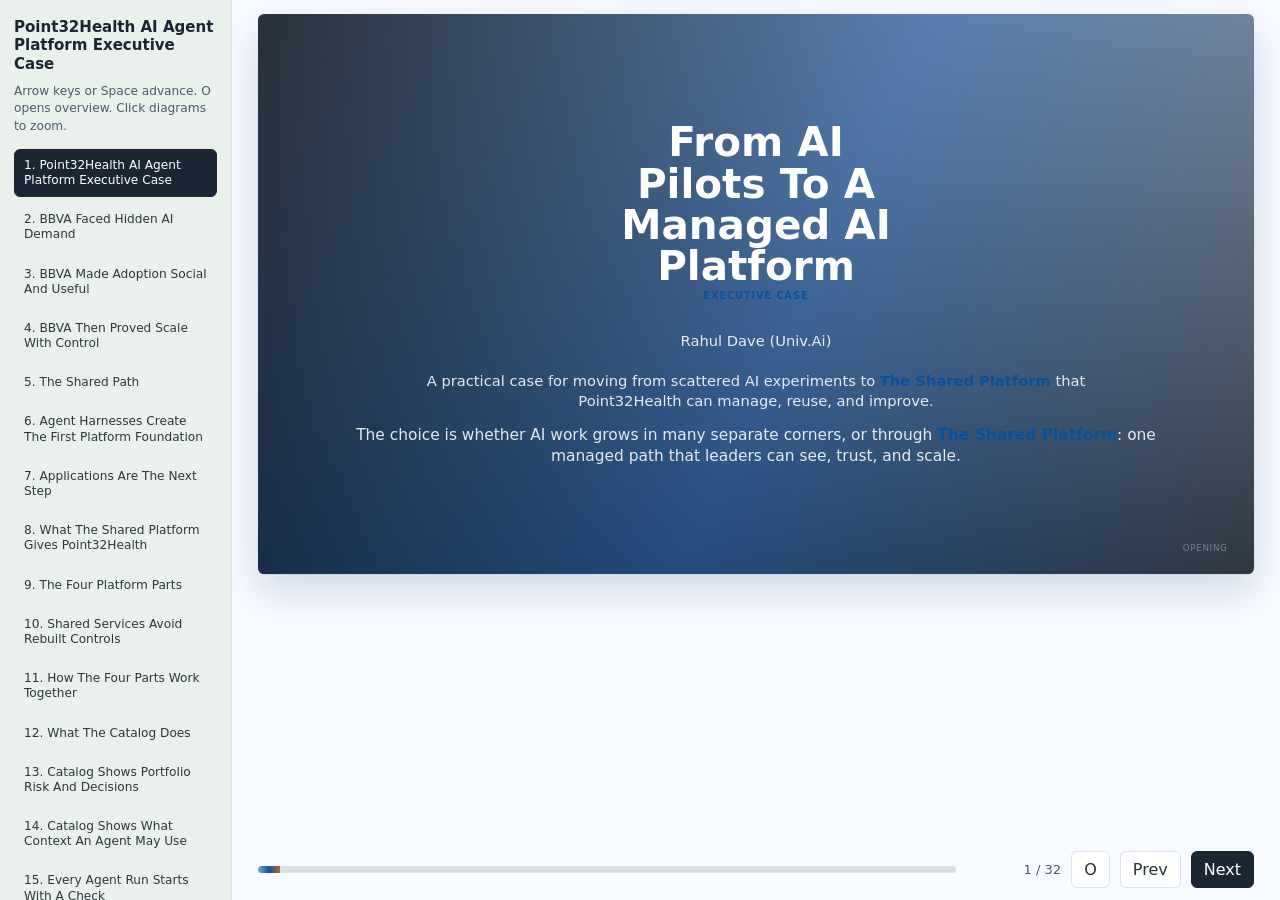
<file: sources/point32/presentations/executive-funding/index.html>
<!doctype html>
<html lang="en" data-theme="univ-ai-p32-consulting">
<head>
  <meta charset="utf-8">
  <meta name="viewport" content="width=device-width, initial-scale=1">
  <title>Point32Health AI Agent Platform Executive Case</title>
  <style>
@import url("assets/univ-ai-theme.css");

:root {
      --bg: #f4f7f4;
      --paper: #ffffff;
      --ink: #162127;
      --muted: #5c6970;
      --line: #d9e1dc;
      --teal: #0f7773;
      --green: #5f8f3b;
      --amber: #bd7b18;
      --rose: #ad4455;
      --violet: #6159a8;
      --profile: #6159a8;
      --profile-bg: #f1f0fa;
      --profile-ink: #413a82;
      --catalog: #0f7773;
      --catalog-bg: #edf7f6;
      --catalog-ink: #07514e;
      --runtime: #bd7b18;
      --runtime-bg: #fff5e3;
      --runtime-ink: #71460b;
      --evidence: #9b2f5f;
      --evidence-bg: #fff0f5;
      --evidence-ink: #68213e;
      --shadow: 0 18px 48px rgba(22, 33, 39, 0.16);
      --radius: 8px;
      --slide-w: 1280px;
      --slide-h: 720px;
    }

    * { box-sizing: border-box; }
    html, body { margin: 0; min-height: 100%; background: var(--bg); color: var(--ink); font-family: Inter, ui-sans-serif, system-ui, -apple-system, BlinkMacSystemFont, "Segoe UI", sans-serif; }
    body { overflow: hidden; }
    button { font: inherit; }
    .deck-shell { height: 100vh; height: 100dvh; display: grid; grid-template-columns: 232px 1fr; grid-template-rows: minmax(0, 1fr) 58px; overflow: hidden; }
    .toc { grid-row: 1 / span 2; background: #eaf0ec; border-right: 1px solid var(--line); padding: 18px 14px; overflow: auto; }
    .toc h1 { margin: 0 0 10px; font-size: 0.94rem; line-height: 1.22; letter-spacing: 0; }
    .toc .hint { margin: 0 0 14px; color: var(--muted); font-size: 0.76rem; line-height: 1.42; }
    .toc-list { display: grid; gap: 6px; }
    .toc button { width: 100%; text-align: left; border: 1px solid transparent; background: transparent; color: #2c383e; border-radius: 6px; padding: 8px 9px; cursor: pointer; font-size: 0.76rem; line-height: 1.25; }
    .toc button:hover, .toc button:focus-visible { outline: none; border-color: #b9c7bf; background: #fff; }
    .toc button.active { background: var(--ink); color: #fff; border-color: var(--ink); }
    .toc small { display: block; margin-bottom: 2px; color: inherit; opacity: .62; text-transform: uppercase; letter-spacing: .08em; font-size: .58rem; }

    .stage-wrap { position: relative; display: grid; align-items: start; justify-items: center; min-width: 0; min-height: 0; padding: 14px 26px 8px; overflow: hidden; }
    .slide-fit { width: var(--slide-w); height: var(--slide-h); position: relative; }
    .slides { width: var(--slide-w); height: var(--slide-h); transform: scale(var(--deck-scale, 1)); transform-origin: top left; position: relative; border-radius: var(--radius); box-shadow: var(--shadow); background: var(--paper); overflow: hidden; }
    .slide { position: absolute; inset: 0; display: none; padding: 38px 50px; background: var(--paper); overflow: hidden; }
    .slide.active { display: block; }
    .slide:has(> .source-line).active { display: flex; flex-direction: column; }
    .slide.diagram-slide.active { display: grid; grid-template-rows: minmax(0, 1fr); }
    .slide::after { content: attr(data-section); position: absolute; right: 34px; bottom: 27px; color: #7b878e; font-size: .7rem; letter-spacing: .08em; text-transform: uppercase; }
    .eyebrow { display: inline-block; margin: 0 0 13px; color: var(--teal); font-size: .78rem; font-weight: 760; letter-spacing: .1em; text-transform: uppercase; }
    .slide > p:has(> .eyebrow) { margin: 0; }
    h2 { margin: 0; max-width: 1120px; font-size: 2.08rem; line-height: 1.06; letter-spacing: 0; }
    h3 { margin: 0 0 9px; font-size: 1.05rem; line-height: 1.2; letter-spacing: 0; }
    p { color: var(--muted); line-height: 1.4; font-size: .92rem; }
    code, pre { font-family: "SFMono-Regular", Consolas, "Liberation Mono", monospace; }
    .hero-title { margin-top: 20px; max-width: 980px; font-size: 2.95rem; line-height: 1.02; }
    .hero-subtitle { margin-top: 18px; max-width: 850px; color: #35444b; font-size: 1.1rem; line-height: 1.38; }
    .why-line { max-width: 1040px; margin: 18px 0 0; color: #203039; font-size: 1.24rem; line-height: 1.32; }
    .why-line strong { font-weight: 780; }
    .lead { max-width: 870px; color: #344249; font-size: 1.05rem; line-height: 1.4; }
    .lead p, .hero-subtitle p, .why-line p, .callout p, .mini-note p, .diagram-caption p, .promotion-rule p { margin: 0; color: inherit; font-size: inherit; line-height: inherit; }
    .platform-name { color: var(--teal); font-weight: 840; }
    .source-line { margin-top: auto; padding-top: 14px; color: #6d7980; font-size: .72rem; line-height: 1.25; }
    .source-line p { margin: 0; color: inherit; font-size: inherit; line-height: inherit; }
    .source-line code { color: #405058; }
    .semantic-summary { align-self: flex-end; width: min(760px, 100%); margin-top: 14px; border: 1px solid #b9c7bf; border-left: 5px solid #aebbb4; border-radius: 8px; background: #f8faf8; color: #2e3c42; padding: 10px 14px; text-align: center; font-size: .82rem; font-weight: 680; line-height: 1.25; }
    .semantic-summary p { margin: 0; color: inherit; font-size: inherit; line-height: inherit; }
    .section-divider { background: linear-gradient(135deg, #ffffff 0%, #eef7f6 48%, #f8faf8 100%); text-align: center; }
    .slide.section-divider.active { display: flex; flex-direction: column; align-items: center; justify-content: center; }
    .section-divider h2 { margin: 0 auto; max-width: 1040px; font-size: 3.25rem; line-height: 1.02; }
    .section-divider .lead { margin: 24px auto 0; max-width: 870px; font-size: 1.18rem; }
    .section-divider .chip-row { justify-content: center; margin: 34px auto 0; max-width: 900px; }

    .two-col { display: grid; grid-template-columns: 1fr 1fr; gap: 22px; margin-top: 22px; }
    .two-col.wide-left { grid-template-columns: 1.16fr .84fr; }
    .two-col.wide-right { grid-template-columns: .84fr 1.16fr; }
    .three-col { display: grid; grid-template-columns: repeat(3, 1fr); gap: 17px; margin-top: 22px; }
    .three-col.compact { gap: 13px; margin-top: 16px; }
    .three-col.compact .card { min-height: 78px; padding: 12px 13px; }
    .three-col.compact .card strong { margin-bottom: 5px; font-size: .96rem; }
    .three-col.compact .card p { font-size: .78rem; line-height: 1.28; }
    .four-col { display: grid; grid-template-columns: repeat(4, 1fr); gap: 14px; margin-top: 20px; }
    .card { border: 1px solid var(--line); border-radius: 8px; padding: 16px 17px; background: #fbfcfb; min-height: 108px; }
    .card strong { display: block; margin-bottom: 8px; color: var(--ink); font-size: 1.05rem; }
    .card p { margin: 0; font-size: .9rem; }
    .metric-card { border-top: 5px solid var(--accent, var(--teal)); }
    .callout { margin-top: 22px; border-left: 5px solid var(--teal); padding: 14px 18px; background: #eef7f6; color: #274045; font-size: 1.02rem; line-height: 1.38; }
    .callout.neutral { border-left-color: #aebbb4; background: #f8faf8; color: #2e3c42; }
    .story-layout { display: grid; grid-template-columns: .9fr 1.1fr; gap: 22px; margin-top: 20px; align-items: stretch; }
    .story-panel { border: 1px solid var(--line); border-top: 6px solid var(--accent, var(--teal)); border-radius: 8px; background: linear-gradient(180deg, var(--accent-bg, #eef7f6) 0%, #ffffff 88%); padding: 18px 19px; }
    .story-panel strong { display: block; color: var(--ink); font-size: 1.1rem; line-height: 1.16; margin-bottom: 9px; }
    .story-panel p { margin: 0; font-size: .92rem; line-height: 1.38; }
    .story-steps { display: grid; grid-template-columns: repeat(2, 1fr); gap: 12px; }
    .story-steps div { border-left: 5px solid var(--accent, var(--teal)); background: var(--accent-bg, #f7faf8); border-radius: 8px; padding: 13px 14px; min-height: 116px; }
    .story-steps strong { display: block; color: var(--accent-ink, var(--ink)); font-size: .96rem; line-height: 1.18; margin-bottom: 7px; }
    .story-steps span { color: #45545b; font-size: .8rem; line-height: 1.3; }
    .story-stat-grid { display: grid; grid-template-columns: repeat(5, 1fr); gap: 10px; margin-top: 18px; }
    .story-stat { border: 1px solid var(--line); border-top: 5px solid var(--accent, var(--teal)); border-radius: 8px; background: #fbfcfb; padding: 13px 12px; min-height: 102px; }
    .story-stat b { display: block; color: var(--accent, var(--teal)); font-size: 1.62rem; line-height: 1; margin-bottom: 8px; }
    .story-stat span { color: var(--muted); font-size: .76rem; line-height: 1.25; }
    .story-bridge { display: grid; grid-template-columns: repeat(4, 1fr); gap: 11px; margin-top: 18px; }
    .story-bridge div { border-left: 5px solid var(--accent); background: var(--accent-bg); color: var(--accent-ink); border-radius: 8px; padding: 11px 12px; min-height: 76px; font-size: .78rem; line-height: 1.26; }
    .story-bridge strong { display: block; color: var(--accent-ink); font-size: .88rem; margin-bottom: 5px; }
    .mini-note { color: var(--muted); font-size: .82rem; line-height: 1.35; }
    .diagram-frame { margin-top: 18px; height: 360px; border: 1px solid var(--line); border-radius: 8px; background: #fbfcfb; display: grid; place-items: center; overflow: hidden; }
    .diagram-frame figure { width: 100%; height: 100%; margin: 0; display: grid; place-items: center; overflow: hidden; }
    .diagram-frame figcaption { display: none; }
    .diagram-frame img { display: block; width: 100%; height: 100%; object-fit: contain; cursor: zoom-in; }
    .diagram-frame.tall { height: 335px; }
    .diagram-frame.strip { height: 200px; }
    .diagram-frame.security-strip { height: 185px; }
    .diagram-frame.no-border { height: auto; border: none; background: transparent; place-items: stretch; overflow: visible; }
    .diagram-caption { margin: 8px 0 0; color: #59676f; font-size: .8rem; }
    .diagram-slide { padding: 18px 28px 26px; }
    .diagram-slide figure { width: 100%; height: 100%; min-width: 0; min-height: 0; margin: 0; display: flex; align-items: center; justify-content: center; overflow: hidden; }
    .slide.diagram-slide img.zoomable { display: block; width: auto; height: 100%; max-width: 100%; max-height: 100%; object-fit: contain; }
    .diagram-slide figcaption { display: none; }
    .diagram-slide::after { bottom: 12px; }
    .four-col.compact { gap: 14px; margin-top: 14px; }
    .four-col.compact .card { min-height: 78px; padding: 12px 13px; }
    .four-col.compact .card strong { margin-bottom: 5px; font-size: .98rem; }
    .four-col.compact .card p { font-size: .78rem; line-height: 1.28; }

    .flow { display: grid; grid-template-columns: repeat(4, 1fr); gap: 14px; margin-top: 30px; align-items: stretch; }
    .flow div { border: 1px solid var(--line); background: #fbfcfb; border-radius: 8px; padding: 16px 14px; min-height: 112px; }
    .flow strong { display: block; margin-bottom: 7px; color: var(--ink); font-size: .98rem; }
    .flow span { color: var(--muted); font-size: .86rem; line-height: 1.34; }
    .timeline { display: grid; grid-template-columns: repeat(5, 1fr); gap: 12px; margin-top: 28px; }
    .timeline div { border-top: 5px solid var(--accent, var(--teal)); border-radius: 8px; background: #fbfcfb; border-left: 1px solid var(--line); border-right: 1px solid var(--line); border-bottom: 1px solid var(--line); padding: 14px 13px; min-height: 126px; }
    .timeline strong { display: block; margin-bottom: 7px; font-size: .96rem; }
    .timeline span { color: var(--muted); font-size: .82rem; line-height: 1.33; }
    .release-ladder { display: grid; grid-template-columns: repeat(3, 1fr); gap: 20px; margin-top: 26px; align-items: stretch; }
    .release-stage { border: 1px solid var(--line); border-top: 6px solid var(--accent, var(--teal)); border-radius: 8px; background: #fbfcfb; padding: 16px 17px; min-height: 186px; }
    .release-stage h3 { margin: 0 0 9px; font-size: 1.08rem; }
    .release-stage p { margin: 0; font-size: .84rem; line-height: 1.34; }
    .release-stage code { display: inline-block; margin-top: 12px; color: #34434a; background: #eef4f0; border: 1px solid #d7e1de; border-radius: 5px; padding: 5px 7px; font-size: .7rem; }
    .promotion-rule { margin-top: 22px; border: 1px solid #b9c7bf; border-left: 5px solid #aebbb4; border-radius: 8px; background: #f8faf8; color: #2e3c42; padding: 13px 16px; font-size: .91rem; line-height: 1.35; }
    .matrix { width: 100%; border-collapse: collapse; margin-top: 16px; font-size: .78rem; }
    .matrix th, .matrix td { border-bottom: 1px solid var(--line); padding: 7px 8px; text-align: left; vertical-align: top; }
    .matrix th { color: #2e3c42; background: #eef4f0; font-size: .72rem; text-transform: uppercase; letter-spacing: .06em; }
    .u-dense { padding-top: 34px; }
    .u-tight { padding-top: 28px; }
    .u-dense .lead { max-width: 1060px; margin-top: 4px; font-size: .95rem; line-height: 1.32; }
    .u-dense .matrix { margin-top: 14px; font-size: .73rem; }
    .u-dense .matrix th, .u-dense .matrix td { padding: 6px 8px; }
    .u-dense .callout { margin-top: 12px; padding: 9px 13px; font-size: .82rem; line-height: 1.3; }
    .u-tight .lead { max-width: 1060px; margin-top: 2px; font-size: .86rem; line-height: 1.22; }
    .u-tight .profile-fragment-grid { gap: 9px; margin-top: 8px; }
    .u-tight .profile-fragment { padding: 7px 9px; }
    .u-tight .profile-fragment strong { font-size: .76rem; }
    .u-tight .profile-fragment span { margin-bottom: 4px; font-size: .6rem; }
    .u-tight .profile-fragment pre { padding: 6px 7px; font-size: .46rem; line-height: 1.1; }
    .u-tight .callout { margin-top: 8px; padding: 7px 10px; font-size: .72rem; line-height: 1.22; }
    .choice-table { table-layout: fixed; margin-top: 16px; font-size: .62rem; line-height: 1.16; }
    .choice-table th:nth-child(1) { width: 26%; }
    .choice-table th:nth-child(2) { width: 62%; }
    .choice-table th:nth-child(3) { width: 12%; text-align: center; }
    .choice-table td { color: #334249; padding: 6px 7px; }
    .choice-table td:first-child { color: var(--ink); font-weight: 720; }
    .choice-table td:last-child { text-align: center; }
    .yes, .no { display: inline-grid; min-width: 42px; min-height: 22px; place-items: center; border-radius: 999px; font-size: .62rem; font-weight: 800; text-transform: uppercase; letter-spacing: .05em; }
    .yes { border: 1px solid var(--catalog); background: var(--catalog-bg); color: var(--catalog-ink); }
    .no { border: 1px solid var(--rose); background: #fbecf0; color: #79313c; }
    .chip-row { display: flex; flex-wrap: wrap; gap: 8px; margin-top: 18px; }
    .chip { border: 1px solid #bac9c0; background: #f7faf8; color: #26373e; border-radius: 999px; padding: 7px 11px; font-size: .78rem; }
    .theme-profile { --accent: var(--profile); --accent-bg: var(--profile-bg); --accent-ink: var(--profile-ink); }
    .theme-catalog { --accent: var(--catalog); --accent-bg: var(--catalog-bg); --accent-ink: var(--catalog-ink); }
    .theme-runtime { --accent: var(--runtime); --accent-bg: var(--runtime-bg); --accent-ink: var(--runtime-ink); }
    .theme-evidence { --accent: var(--evidence); --accent-bg: var(--evidence-bg); --accent-ink: var(--evidence-ink); }
    .chip.theme-profile, .chip.theme-catalog, .chip.theme-runtime, .chip.theme-evidence { border-color: var(--accent); background: var(--accent-bg); color: var(--accent-ink); font-weight: 720; }
    .card.theme-profile, .card.theme-catalog, .card.theme-runtime, .card.theme-evidence, .flow div.theme-profile, .flow div.theme-catalog, .flow div.theme-runtime, .flow div.theme-evidence, .timeline div.theme-profile, .timeline div.theme-catalog, .timeline div.theme-runtime, .timeline div.theme-evidence, .aside-panel.theme-profile, .aside-panel.theme-catalog, .aside-panel.theme-runtime, .aside-panel.theme-evidence, .kpi.theme-profile, .kpi.theme-catalog, .kpi.theme-runtime, .kpi.theme-evidence { border-top: 5px solid var(--accent); background: linear-gradient(180deg, var(--accent-bg) 0%, #ffffff 88%); }
    .callout.theme-profile, .callout.theme-catalog, .callout.theme-runtime, .callout.theme-evidence { border-left-color: var(--accent); background: var(--accent-bg); color: var(--accent-ink); }
    .core-cycle-layout { display: grid; grid-template-columns: minmax(0, 1fr) 330px; gap: 30px; align-items: center; margin-top: 18px; }
    .core-cycle { position: relative; height: 430px; }
    .core-cycle::before { content: ""; position: absolute; left: 50%; top: 50%; width: 374px; height: 374px; transform: translate(-50%, -50%); border-radius: 50%; background: conic-gradient(from -45deg, var(--profile) 0 23%, transparent 23% 27%, var(--catalog) 27% 48%, transparent 48% 52%, var(--runtime) 52% 73%, transparent 73% 77%, var(--evidence) 77% 98%, transparent 98% 100%); -webkit-mask: radial-gradient(farthest-side, transparent 66%, #000 68%); mask: radial-gradient(farthest-side, transparent 66%, #000 68%); opacity: .92; }
    .cycle-center { position: absolute; left: 50%; top: 50%; width: 210px; min-height: 106px; transform: translate(-50%, -50%); display: grid; place-items: center; text-align: center; border: 1px solid var(--line); border-radius: 999px; background: #fff; padding: 16px; box-shadow: 0 10px 28px rgba(22, 33, 39, .1); z-index: 2; }
    .cycle-center strong { display: block; color: var(--ink); font-size: 1.02rem; line-height: 1.12; }
    .cycle-center span { display: block; margin-top: 7px; color: var(--muted); font-size: .78rem; line-height: 1.25; }
    .cycle-node { position: absolute; z-index: 3; width: 250px; min-height: 124px; border: 1px solid var(--line); border-top: 8px solid var(--accent); border-radius: 8px; background: linear-gradient(180deg, var(--accent-bg) 0%, #ffffff 86%); padding: 13px 15px 14px; box-shadow: 0 12px 28px rgba(22, 33, 39, .1); }
    .cycle-node.profile { top: 0; left: 50%; transform: translateX(-50%); }
    .cycle-node.catalog { right: 0; top: 144px; }
    .cycle-node.runtime { left: 50%; bottom: 0; transform: translateX(-50%); }
    .cycle-node.evidence { left: 0; top: 144px; }
    .cycle-node b { display: inline-grid; place-items: center; width: 30px; height: 30px; margin-bottom: 7px; border-radius: 50%; background: var(--accent); color: #fff; font-size: .82rem; }
    .cycle-node strong { display: block; color: var(--ink); font-size: 1.22rem; line-height: 1.12; }
    .cycle-node span { display: block; margin-top: 7px; color: #46565d; font-size: .76rem; line-height: 1.25; }
    .cycle-arrow { position: absolute; z-index: 4; display: inline-flex; align-items: center; justify-content: center; width: 34px; height: 34px; border: 1px solid var(--accent); border-radius: 50%; background: var(--accent-bg); color: var(--accent-ink); font-size: .72rem; font-weight: 780; box-shadow: 0 7px 18px rgba(22, 33, 39, .1); }
    .cycle-arrow span { display: none; }
    .cycle-arrow b { color: var(--accent); font-size: 1.18rem; line-height: 1; }
    .cycle-arrow.pc { right: 225px; top: 96px; transform: rotate(28deg); }
    .cycle-arrow.cr { right: 224px; bottom: 94px; transform: rotate(-28deg); }
    .cycle-arrow.re { left: 224px; bottom: 94px; transform: rotate(28deg); }
    .cycle-arrow.ep { left: 225px; top: 96px; transform: rotate(-28deg); }
    .mini-cycle-list { display: grid; gap: 10px; margin-top: 14px; }
    .mini-cycle-list div { border-left: 5px solid var(--accent); background: var(--accent-bg); border-radius: 8px; padding: 10px 12px; color: var(--accent-ink); font-size: .84rem; line-height: 1.3; }
    .kpi-grid { display: grid; grid-template-columns: 1fr 1fr; gap: 14px; margin-top: 24px; }
    .kpi { border-radius: 8px; padding: 16px; background: #f6f9f8; border: 1px solid var(--line); }
    .kpi b { display: block; color: var(--teal); font-size: 2rem; line-height: 1; }
    .kpi span { color: var(--muted); font-size: .88rem; }
    .code-card { margin-top: 16px; border-radius: 8px; background: #142127; color: #e8f2ef; padding: 14px 16px; overflow: auto; max-height: 370px; border: 1px solid #31454d; }
    .code-card pre { margin: 0; font-size: .72rem; line-height: 1.28; white-space: pre; }
    .code-card.small pre { font-size: .68rem; }
    .code-card.url-card pre { white-space: pre-wrap; overflow-wrap: anywhere; font-size: .64rem; line-height: 1.34; }
    .url-pair { display: grid; grid-template-columns: 1fr 1fr; gap: 14px; margin-top: 16px; }
    .url-pair .code-card { margin-top: 0; }
    .code-label { display: block; margin-bottom: 8px; color: #9fcbc8; font-size: .68rem; font-weight: 760; letter-spacing: .08em; text-transform: uppercase; }
    .code-card mark { background: rgba(90, 183, 176, .28); color: inherit; padding: 0 2px; border-radius: 3px; }
    .aside-panel { border-radius: 8px; background: #f8faf8; border: 1px solid var(--line); padding: 18px; }
    .profile-fragment-grid { display: grid; grid-template-columns: repeat(2, 1fr); gap: 12px; margin-top: 14px; }
    .profile-fragment { border: 1px solid var(--line); border-top: 5px solid var(--accent, var(--profile)); border-radius: 8px; background: linear-gradient(180deg, var(--accent-bg, #f4eff9) 0%, #ffffff 86%); padding: 10px 12px; }
    .profile-fragment strong { display: block; color: var(--ink); font-size: .88rem; line-height: 1.12; }
    .profile-fragment span { display: block; margin: 3px 0 7px; color: var(--muted); font-size: .72rem; line-height: 1.2; }
    .profile-fragment pre { margin: 0; border-radius: 6px; background: #142127; color: #e8f2ef; padding: 8px 9px; font-size: .63rem; line-height: 1.24; white-space: pre-wrap; overflow-wrap: anywhere; }
    .axis-map { display: grid; gap: 14px; margin-top: 30px; }
    .axis-map.six { grid-template-columns: repeat(3, 1fr); }
    .axis-node { border-top: 6px solid var(--accent, var(--teal)); border-radius: 8px; background: #fbfcfb; border-left: 1px solid var(--line); border-right: 1px solid var(--line); border-bottom: 1px solid var(--line); padding: 14px 15px; min-height: 112px; }
    .axis-node b { display: inline-grid; place-items: center; width: 28px; height: 28px; margin-bottom: 10px; border-radius: 50%; background: var(--accent, var(--teal)); color: #fff; font-size: .8rem; }
    .axis-node strong { display: block; color: var(--ink); font-size: 1rem; line-height: 1.16; }
    .axis-node span { display: block; margin-top: 6px; color: var(--muted); font-size: .78rem; line-height: 1.25; }
    .axis { display: grid; grid-template-columns: 160px 1fr; gap: 12px; align-items: center; margin-top: 24px; }
    .axis .label { color: #536168; font-size: .8rem; text-transform: uppercase; letter-spacing: .08em; }
    .axis .bar { height: 34px; border-radius: 4px; background: linear-gradient(90deg, #d9ece8, #cce3c5, #ffe2af, #f1bcc6); border: 1px solid #cdd7d2; display: grid; grid-template-columns: repeat(4, 1fr); align-items: center; text-align: center; font-size: .78rem; color: #34434a; }

    .footer-controls { grid-column: 2; display: flex; align-items: center; gap: 10px; padding: 8px 26px 12px; }
    .progress { flex: 1; height: 7px; border-radius: 999px; background: #d9e1dc; overflow: hidden; }
    .progress span { display: block; height: 100%; width: 0%; background: var(--teal); }
    .counter { min-width: 95px; text-align: right; color: var(--muted); font-size: .82rem; }
    .nav-btn { border: 1px solid var(--line); background: #fff; color: #24343b; border-radius: 6px; padding: 8px 12px; cursor: pointer; }
    .nav-btn.primary { background: var(--ink); color: #fff; border-color: var(--ink); }
    .nav-btn:hover, .nav-btn:focus-visible { outline: none; border-color: #9aa9a2; }
    .notes { display: none; position: absolute; left: 46px; right: 46px; bottom: 24px; max-height: 170px; overflow: auto; border: 1px solid #b9c7bf; border-radius: 8px; background: rgba(255, 255, 255, .97); box-shadow: var(--shadow); padding: 16px 18px; color: #24333a; z-index: 3; font-size: .92rem; line-height: 1.4; }
    .notes.visible { display: block; }
    .overview { position: fixed; inset: 0; display: none; background: rgba(10, 18, 22, .84); z-index: 10; padding: 34px; overflow: auto; }
    .overview.visible { display: block; }
    .overview-grid { display: grid; grid-template-columns: repeat(auto-fill, minmax(220px, 1fr)); gap: 14px; }
    .overview-card { background: #fff; color: var(--ink); border-radius: 8px; padding: 13px; cursor: pointer; min-height: 112px; border: 3px solid transparent; }
    .overview-card.active { border-color: var(--teal); }
    .overview-card small { display: block; color: var(--teal); text-transform: uppercase; letter-spacing: .08em; font-size: .62rem; margin-bottom: 6px; }
    .overview-card strong { display: block; font-size: .95rem; line-height: 1.2; }
    .zoom { position: fixed; inset: 0; display: none; background: rgba(9, 17, 21, .9); z-index: 20; align-items: center; justify-content: center; padding: 28px; }
    .zoom.visible { display: flex; }
    .zoom img { max-width: 96vw; max-height: 94vh; background: #fff; border-radius: 8px; box-shadow: var(--shadow); }
    .zoom button { position: fixed; top: 18px; right: 20px; border: 1px solid #fff; background: #fff; color: var(--ink); border-radius: 6px; padding: 8px 12px; cursor: pointer; }

    @media (max-width: 980px) {
      body { overflow: auto; }
      .deck-shell { min-height: 100vh; display: block; }
      .toc { display: none; }
      .stage-wrap { padding: 0; }
      .slides { min-height: 100vh; border-radius: 0; box-shadow: none; }
      .slide { min-height: 100vh; padding: 34px 24px 72px; overflow: auto; }
      h2 { font-size: 2rem; }
      .hero-title { font-size: 2.35rem; }
      .core-cycle-layout { grid-template-columns: 1fr; }
      .core-cycle { height: auto; display: grid; gap: 12px; }
      .core-cycle::before, .cycle-center, .cycle-arrow { display: none; }
      .cycle-node, .cycle-node.profile, .cycle-node.catalog, .cycle-node.runtime, .cycle-node.evidence { position: static; width: auto; min-height: 0; transform: none; }
      .footer-controls { position: fixed; left: 0; right: 0; bottom: 0; background: #f4f7f4; }
      .slide::after, .semantic-summary { position: static; display: block; margin-top: 16px; }
      .diagram-slide img { height: auto; }
    }

    @media print {
      body { overflow: visible; background: #fff; }
      .deck-shell, .stage-wrap, .slide-fit, .slides { display: block; height: auto; max-height: none; width: auto; box-shadow: none; }
      .slides { transform: none; }
      .toc, .footer-controls, .notes, .overview, .zoom { display: none !important; }
      .slide { position: relative; display: block !important; page-break-after: always; width: 1280px; height: 720px; border: 1px solid #ddd; }
      .slide.section-divider { display: flex !important; flex-direction: column; align-items: center; justify-content: center; text-align: center; }
    }



/* Custom htmpres runtime overrides generated after the source deck CSS. */
.visually-hidden {
  position: absolute !important;
  width: 1px !important;
  height: 1px !important;
  padding: 0 !important;
  margin: -1px !important;
  overflow: hidden !important;
  clip: rect(0 0 0 0) !important;
  white-space: nowrap !important;
  border: 0 !important;
}

body.audience-mode .slide .notes {
  display: none !important;
}

.htmpres-filter-defs {
  position: absolute;
  width: 0;
  height: 0;
  overflow: hidden;
}

.slide div.sourceCode,
.slide pre {
  max-width: 100%;
  overflow: auto;
}

.slide > div.sourceCode,
.slide > pre {
  margin-top: 24px;
  border: 1px solid var(--htmpres-code-border, rgba(15, 23, 42, 0.16));
  border-radius: var(--htmpres-code-radius, 8px);
  background: var(--htmpres-code-bg, #172127);
  color: var(--htmpres-code-ink, #eff6f4);
  padding: var(--htmpres-code-pad, 18px);
}

.slide div.sourceCode > pre,
.slide pre.sourceCode {
  margin: 0;
  border: 0;
  background: transparent;
  color: inherit;
  padding: 0;
  box-shadow: none;
}

.slide pre.sourceCode,
.slide pre.sourceCode code {
  white-space: pre;
}

.slide pre code {
  color: inherit;
  font-size: inherit;
  line-height: inherit;
}

.slide pre.numberSource code {
  counter-reset: source-line;
}

.slide pre.numberSource code > span,
.slide code > .code-line {
  display: inline-block;
  min-width: 100%;
  min-height: 1.45em;
  box-sizing: border-box;
  padding-left: 0.65rem;
  padding-right: 0.65rem;
  transition: background 140ms ease, box-shadow 140ms ease, opacity 140ms ease;
}

.slide pre.numberSource code > span {
  counter-increment: source-line;
  position: relative;
  padding-left: 3.1rem;
}

.slide pre.numberSource code > span > a:first-child {
  position: absolute;
  left: 0;
  width: 2.35rem;
  padding-right: 0.5rem;
  color: var(--htmpres-code-line-number, rgba(226, 232, 240, 0.46));
  text-align: right;
  text-decoration: none;
  user-select: none;
}

.slide pre.numberSource code > span > a:first-child::before {
  content: counter(source-line);
}

.slide .code-line-highlight {
  background: var(--htmpres-code-highlight-bg, rgba(193, 131, 34, 0.22));
  box-shadow: inset var(--htmpres-code-highlight-bar-width, 4px) 0 0 var(--htmpres-code-highlight-bar, rgba(193, 131, 34, 0.9));
}

.slide .code-step-active .code-line-dim {
  opacity: 0.42;
}

.slide.transition-fade.active,
.slide.transition-slide.active,
.slide.transition-zoom.active {
  animation-duration: var(--slide-transition-duration, 220ms);
  animation-fill-mode: both;
  animation-timing-function: ease;
}

.slide.transition-fade.active {
  animation-name: htmpres-slide-fade;
}

.slide.transition-slide.active {
  animation-name: htmpres-slide-next;
}

html[data-slide-direction="prev"] .slide.transition-slide.active {
  animation-name: htmpres-slide-prev;
}

.slide.transition-zoom.active {
  animation-name: htmpres-slide-zoom;
}

.slide.transition-none.active,
html[data-slide-direction="none"] .slide.transition-fade.active,
html[data-slide-direction="none"] .slide.transition-slide.active,
html[data-slide-direction="none"] .slide.transition-zoom.active {
  animation: none;
}

@keyframes htmpres-slide-fade {
  from {
    opacity: 0;
  }
  to {
    opacity: 1;
  }
}

@keyframes htmpres-slide-next {
  from {
    opacity: 0;
    transform: translateX(28px);
  }
  to {
    opacity: 1;
    transform: translateX(0);
  }
}

@keyframes htmpres-slide-prev {
  from {
    opacity: 0;
    transform: translateX(-28px);
  }
  to {
    opacity: 1;
    transform: translateX(0);
  }
}

@keyframes htmpres-slide-zoom {
  from {
    opacity: 0;
    transform: scale(0.985);
  }
  to {
    opacity: 1;
    transform: scale(1);
  }
}

.slide .fragment {
  opacity: 0;
  visibility: hidden;
  transform: translateY(var(--fragment-offset, 12px));
  transition:
    opacity var(--fragment-duration, 180ms) ease,
    transform var(--fragment-duration, 180ms) ease,
    filter var(--fragment-duration, 180ms) ease,
    background-color var(--fragment-duration, 180ms) ease,
    box-shadow var(--fragment-duration, 180ms) ease;
}

.slide .fragment.fragment-visible {
  opacity: 1;
  visibility: visible;
  transform: none;
}

.slide .fragment.fragment-none {
  transition: none;
  transform: none;
}

.slide .fragment.fragment-scale:not(.fragment-visible) {
  transform: scale(0.96);
}

.slide .fragment.fragment-left:not(.fragment-visible) {
  transform: translateX(-18px);
}

.slide .fragment.fragment-right:not(.fragment-visible) {
  transform: translateX(18px);
}

.slide .fragment.fragment-rise:not(.fragment-visible),
.slide .fragment.fragment-slide:not(.fragment-visible) {
  transform: translateY(18px);
}

.slide .fragment.fragment-blur:not(.fragment-visible) {
  filter: blur(4px);
}

.slide .fragment.fragment-highlight.fragment-current {
  background: var(--htmpres-fragment-highlight-bg, rgba(193, 131, 34, 0.14));
  box-shadow: inset var(--htmpres-fragment-highlight-bar-width, 4px) 0 0 var(--htmpres-fragment-highlight-bar, rgba(193, 131, 34, 0.75));
}

.slide .fragment.fragment-dim.fragment-past {
  opacity: 0.42;
}

.slide .fragment.fragment-dim.fragment-current {
  opacity: 1;
}

.slide.htmpres-text-fit-active {
  --htmpres-text-fit-scale: 1;
}

.slide.htmpres-text-fit-active h2 {
  font-size: calc(var(--htmpres-h2-size, 2.35rem) * var(--htmpres-text-fit-scale));
}

.slide.htmpres-text-fit-active .hero-title h2 {
  font-size: calc(var(--htmpres-hero-title-size, 3rem) * var(--htmpres-text-fit-scale));
}

.slide.htmpres-text-fit-active h3 {
  font-size: calc(var(--htmpres-h3-size, 1.18rem) * var(--htmpres-text-fit-scale));
}

.slide.htmpres-text-fit-active p,
.slide.htmpres-text-fit-active li,
.slide.htmpres-text-fit-active .card,
.slide.htmpres-text-fit-active .callout {
  font-size: calc(var(--htmpres-body-size, 1rem) * var(--htmpres-text-fit-scale));
}

.slide.htmpres-text-fit-active .eyebrow,
.slide.htmpres-text-fit-active .source-line {
  font-size: calc(var(--htmpres-small-size, 0.78rem) * var(--htmpres-text-fit-scale));
}

.slide.htmpres-text-fit-active pre {
  font-size: calc(var(--htmpres-code-size, 0.9rem) * var(--htmpres-text-fit-scale));
}

.slide[data-overflow="scroll"],
html[data-overflow="scroll"] .slide,
.slide[data-overflow="fit-scroll"].htmpres-text-fit-overflow,
html[data-overflow="fit-scroll"] .slide.htmpres-text-fit-overflow {
  overflow: auto;
  overscroll-behavior: contain;
}

.slide[data-overflow="hidden"],
html[data-overflow="hidden"] .slide,
.slide[data-overflow="fit"],
html[data-overflow="fit"] .slide {
  overflow: hidden;
}

.scroll-cue {
  position: absolute;
  left: 50%;
  bottom: 18px;
  z-index: 9;
  display: grid;
  place-items: center;
  width: 44px;
  height: 26px;
  border: 1px solid rgba(255, 255, 255, 0.34);
  border-radius: 999px;
  background: rgba(17, 24, 39, 0.82);
  box-shadow: 0 8px 20px rgba(15, 23, 42, 0.24);
  opacity: 0;
  pointer-events: none;
  transform: translate(-50%, 6px);
  transition: opacity 160ms ease, transform 160ms ease;
}

.scroll-cue[hidden] {
  display: none;
}

.slides.scroll-cue-visible .scroll-cue {
  opacity: 0.92;
  transform: translate(-50%, 0);
}

.scroll-cue::before {
  content: "";
  width: 9px;
  height: 9px;
  margin-top: -4px;
  border-right: 2px solid #ffffff;
  border-bottom: 2px solid #ffffff;
  transform: rotate(45deg);
  animation: htmpres-scroll-cue 1300ms ease-in-out infinite;
}

@keyframes htmpres-scroll-cue {
  0%,
  100% {
    opacity: 0.45;
    transform: translateY(-2px) rotate(45deg);
  }
  50% {
    opacity: 1;
    transform: translateY(3px) rotate(45deg);
  }
}

@media (prefers-reduced-motion: reduce) {
  .slide.transition-fade.active,
  .slide.transition-slide.active,
  .slide.transition-zoom.active {
    animation: none;
  }

  .slide .fragment {
    transition: none;
    transform: none;
  }

  .scroll-cue::before {
    animation: none;
  }
}

@media print {
  .slide .fragment {
    opacity: 1 !important;
    visibility: visible !important;
    transform: none !important;
    filter: none !important;
  }
}

.slide .sourceCode .al,
.slide .sourceCode .er {
  color: var(--htmpres-code-token-alert, #fecdd3);
}

.slide .sourceCode .kw,
.slide .sourceCode .cf,
.slide .sourceCode .im {
  color: var(--htmpres-code-token-keyword, #7dd3fc);
  font-weight: 700;
}

.slide .sourceCode .dt,
.slide .sourceCode .at {
  color: var(--htmpres-code-token-type, #c4b5fd);
}

.slide .sourceCode .st,
.slide .sourceCode .ss,
.slide .sourceCode .ch {
  color: var(--htmpres-code-token-string, #a7f3d0);
}

.slide .sourceCode .dv,
.slide .sourceCode .bn,
.slide .sourceCode .fl {
  color: var(--htmpres-code-token-number, #fcd34d);
}

.slide .sourceCode .co {
  color: var(--htmpres-code-token-comment, #94a3b8);
  font-style: italic;
}

.slide .sourceCode .fu,
.slide .sourceCode .bu,
.slide .sourceCode .ot {
  color: var(--htmpres-code-token-function, #f9a8d4);
}

.slide .sourceCode .op,
.slide .sourceCode .sc,
.slide .sourceCode .va {
  color: var(--htmpres-code-token-base, #f8fafc);
}

.slide > :not(.ds-full):not(.ds-left):not(.ds-right) {
  position: relative;
  z-index: 1;
}

.slide .ds-full,
.slide .ds-left,
.slide .ds-right {
  position: absolute;
  top: 0;
  bottom: 0;
  z-index: 0;
  min-width: 0;
  min-height: 0;
  display: grid;
  align-content: center;
  justify-items: stretch;
  gap: 1rem;
  overflow: hidden;
  padding: 48px 58px;
}

.slide .ds-full {
  left: 0;
  right: 0;
}

.slide .ds-global-background {
  pointer-events: none;
  opacity: var(--ds-bg-opacity, 1);
}

.slide .ds-left {
  left: 0;
  width: 50%;
  padding-right: 29px;
}

.slide .ds-right {
  right: 0;
  width: 50%;
  padding-left: 29px;
}

.slide .ds-layer {
  position: relative;
  z-index: 1;
}

.slide .ds-no-pad {
  padding: 0 !important;
}

.slide .ds-center {
  place-items: center;
  text-align: center;
}

.slide .ds-top {
  align-content: start;
}

.slide .ds-bottom {
  align-content: end;
}

.slide .ds-split {
  display: grid;
  grid-template-columns: repeat(var(--ds-columns, 2), minmax(0, 1fr));
  gap: var(--ds-gap, 0);
  min-height: var(--ds-height, 420px);
  margin-top: var(--ds-margin-top, 24px);
  overflow: hidden;
}

.slide .ds-pane,
.slide .ds-media {
  min-width: 0;
  min-height: 0;
  overflow: hidden;
}

.slide .ds-pane {
  display: grid;
  align-content: center;
  gap: 1rem;
  padding: var(--ds-pad, 28px);
  background: var(--ds-bg, transparent);
  border: var(--ds-border, 0);
  border-radius: var(--ds-radius, 0);
}

.slide .ds-media {
  display: grid;
  place-items: center;
}

.slide .ds-frame {
  border: 1px solid var(--ds-frame-border, rgba(15, 23, 42, 0.14));
  border-radius: var(--ds-radius, 8px);
  background: var(--ds-frame-bg, #ffffff);
}

.slide .ds-no-border {
  border: 0 !important;
  border-radius: 0 !important;
  background: transparent !important;
}

.slide .ds-hide {
  display: none !important;
}

.slide .ds-media > p,
.slide .ds-media > figure,
.slide .ds-media.ds-fit > p,
.slide .ds-media.ds-fit > figure,
.slide .ds-media.ds-fill > p,
.slide .ds-media.ds-fill > figure {
  width: 100%;
  height: 100%;
  margin: 0;
  display: grid;
  place-items: center;
}

.slide .ds-media img,
.slide .ds-media video,
.slide .ds-media iframe,
.slide .ds-media object,
.slide .ds-media embed,
.slide img.ds-fit,
.slide video.ds-fit,
.slide iframe.ds-fit,
.slide object.ds-fit,
.slide embed.ds-fit,
.slide img.ds-fill,
.slide video.ds-fill,
.slide iframe.ds-fill,
.slide object.ds-fill,
.slide embed.ds-fill,
.slide .ds-media.ds-fit img,
.slide .ds-media.ds-fit video,
.slide .ds-media.ds-fit iframe,
.slide .ds-media.ds-fit object,
.slide .ds-media.ds-fit embed,
.slide .ds-media.ds-fill img,
.slide .ds-media.ds-fill video,
.slide .ds-media.ds-fill iframe,
.slide .ds-media.ds-fill object,
.slide .ds-media.ds-fill embed {
  display: block;
  width: 100%;
  max-width: 100%;
  height: 100%;
  max-height: 100%;
}

.slide .ds-media img,
.slide .ds-media video,
.slide .ds-media iframe,
.slide .ds-media object,
.slide .ds-media embed {
  object-fit: contain;
}

.slide .ds-global-background img,
.slide .ds-global-background video,
.slide .ds-global-background iframe,
.slide .ds-global-background object,
.slide .ds-global-background embed {
  object-position: var(--ds-bg-position, center);
}

.slide img.ds-fit,
.slide video.ds-fit,
.slide iframe.ds-fit,
.slide object.ds-fit,
.slide embed.ds-fit,
.slide .ds-media.ds-fit img,
.slide .ds-media.ds-fit video,
.slide .ds-media.ds-fit iframe,
.slide .ds-media.ds-fit object,
.slide .ds-media.ds-fit embed {
  object-fit: contain;
}

.slide img.ds-fill,
.slide video.ds-fill,
.slide iframe.ds-fill,
.slide object.ds-fill,
.slide embed.ds-fill,
.slide .ds-media.ds-fill img,
.slide .ds-media.ds-fill video,
.slide .ds-media.ds-fill iframe,
.slide .ds-media.ds-fill object,
.slide .ds-media.ds-fill embed {
  object-fit: cover;
}

.slide audio.ds-fit,
.slide audio.ds-fill,
.slide .ds-media audio {
  width: 100%;
  height: auto;
}

.slide .ds-inline {
  display: flex;
  flex-wrap: wrap;
  align-items: center;
  gap: var(--ds-gap, 14px);
}

.slide .ds-inline > p,
.slide .ds-inline > figure {
  margin: 0;
}

.slide .ds-inline img,
.slide .ds-inline video,
.slide .ds-inline iframe {
  width: var(--ds-inline-size, 160px);
  height: auto;
  max-width: 100%;
}

.slide .ds-grid {
  display: grid;
  grid-template-columns: repeat(var(--ds-columns, 3), minmax(0, 1fr));
  gap: var(--ds-gap, 12px);
}

.slide .ds-grid > * {
  min-width: 0;
}

.slide .ds-grid > p,
.slide .ds-grid > figure {
  margin: 0;
}

.slide img.ds-rounded,
.slide video.ds-rounded,
.slide iframe.ds-rounded,
.slide object.ds-rounded,
.slide embed.ds-rounded,
.slide .ds-rounded img,
.slide .ds-rounded video,
.slide .ds-rounded iframe,
.slide .ds-rounded object,
.slide .ds-rounded embed {
  border-radius: var(--ds-radius, 16px);
}

.slide img.ds-bn,
.slide video.ds-bn,
.slide iframe.ds-bn,
.slide object.ds-bn,
.slide embed.ds-bn,
.slide img.ds-bw,
.slide video.ds-bw,
.slide iframe.ds-bw,
.slide object.ds-bw,
.slide embed.ds-bw,
.slide .ds-bn img,
.slide .ds-bn video,
.slide .ds-bn iframe,
.slide .ds-bn object,
.slide .ds-bn embed,
.slide .ds-bw img,
.slide .ds-bw video,
.slide .ds-bw iframe,
.slide .ds-bw object,
.slide .ds-bw embed {
  --ds-filter-preset: var(--ds-bn-filter, grayscale(1));
}

.slide img.ds-vivid,
.slide video.ds-vivid,
.slide iframe.ds-vivid,
.slide object.ds-vivid,
.slide embed.ds-vivid,
.slide .ds-vivid img,
.slide .ds-vivid video,
.slide .ds-vivid iframe,
.slide .ds-vivid object,
.slide .ds-vivid embed {
  --ds-filter-preset: var(--ds-vivid-filter, saturate(1.35) contrast(1.12));
}

.slide img.ds-noir,
.slide video.ds-noir,
.slide iframe.ds-noir,
.slide object.ds-noir,
.slide embed.ds-noir,
.slide .ds-noir img,
.slide .ds-noir video,
.slide .ds-noir iframe,
.slide .ds-noir object,
.slide .ds-noir embed {
  --ds-filter-preset: var(--ds-noir-filter, grayscale(1) contrast(1.36) brightness(0.9));
}

.slide img.ds-chrome,
.slide video.ds-chrome,
.slide iframe.ds-chrome,
.slide object.ds-chrome,
.slide embed.ds-chrome,
.slide .ds-chrome img,
.slide .ds-chrome video,
.slide .ds-chrome iframe,
.slide .ds-chrome object,
.slide .ds-chrome embed {
  --ds-filter-preset: var(--ds-chrome-filter, saturate(1.45) contrast(1.16) brightness(1.06));
}

.slide img.ds-fade,
.slide video.ds-fade,
.slide iframe.ds-fade,
.slide object.ds-fade,
.slide embed.ds-fade,
.slide .ds-fade img,
.slide .ds-fade video,
.slide .ds-fade iframe,
.slide .ds-fade object,
.slide .ds-fade embed {
  --ds-filter-preset: var(--ds-fade-filter, saturate(0.62) contrast(0.92) brightness(1.12) opacity(0.82));
}

.slide img.ds-filter,
.slide video.ds-filter,
.slide iframe.ds-filter,
.slide object.ds-filter,
.slide embed.ds-filter,
.slide .ds-filter img,
.slide .ds-filter video,
.slide .ds-filter iframe,
.slide .ds-filter object,
.slide .ds-filter embed {
  --ds-filter-custom:
    grayscale(var(--ds-grayscale, 0))
    sepia(var(--ds-sepia, 0))
    saturate(var(--ds-saturation, 1))
    contrast(var(--ds-contrast, 1))
    brightness(clamp(0, calc(var(--ds-brightness, 1) + var(--ds-exposure, 0)), 3))
    hue-rotate(var(--ds-hue, 0deg))
    blur(var(--ds-blur, 0))
    opacity(var(--ds-opacity, 1));
}

.slide img.ds-alpha,
.slide video.ds-alpha,
.slide iframe.ds-alpha,
.slide object.ds-alpha,
.slide embed.ds-alpha,
.slide .ds-alpha img,
.slide .ds-alpha video,
.slide .ds-alpha iframe,
.slide .ds-alpha object,
.slide .ds-alpha embed {
  opacity: var(--ds-opacity, 0.6);
}

.slide img.ds-zoom,
.slide video.ds-zoom,
.slide iframe.ds-zoom,
.slide object.ds-zoom,
.slide embed.ds-zoom,
.slide .ds-zoom img,
.slide .ds-zoom video,
.slide .ds-zoom iframe,
.slide .ds-zoom object,
.slide .ds-zoom embed {
  transform: scale(var(--ds-scale, 1.2));
}

.slide img.ds-theme-filter,
.slide video.ds-theme-filter,
.slide iframe.ds-theme-filter,
.slide object.ds-theme-filter,
.slide embed.ds-theme-filter,
.slide .ds-theme-filter img,
.slide .ds-theme-filter video,
.slide .ds-theme-filter iframe,
.slide .ds-theme-filter object,
.slide .ds-theme-filter embed {
  --ds-filter-preset: var(--ds-theme-filter, );
}

.slide img.ds-sharpen,
.slide video.ds-sharpen,
.slide iframe.ds-sharpen,
.slide object.ds-sharpen,
.slide embed.ds-sharpen,
.slide .ds-sharpen img,
.slide .ds-sharpen video,
.slide .ds-sharpen iframe,
.slide .ds-sharpen object,
.slide .ds-sharpen embed {
  --ds-filter-sharpen: var(--ds-sharpen-filter, url("#htmpres-sharpen"));
}

.slide img.ds-bn,
.slide video.ds-bn,
.slide iframe.ds-bn,
.slide object.ds-bn,
.slide embed.ds-bn,
.slide img.ds-bw,
.slide video.ds-bw,
.slide iframe.ds-bw,
.slide object.ds-bw,
.slide embed.ds-bw,
.slide img.ds-vivid,
.slide video.ds-vivid,
.slide iframe.ds-vivid,
.slide object.ds-vivid,
.slide embed.ds-vivid,
.slide img.ds-noir,
.slide video.ds-noir,
.slide iframe.ds-noir,
.slide object.ds-noir,
.slide embed.ds-noir,
.slide img.ds-chrome,
.slide video.ds-chrome,
.slide iframe.ds-chrome,
.slide object.ds-chrome,
.slide embed.ds-chrome,
.slide img.ds-fade,
.slide video.ds-fade,
.slide iframe.ds-fade,
.slide object.ds-fade,
.slide embed.ds-fade,
.slide img.ds-filter,
.slide video.ds-filter,
.slide iframe.ds-filter,
.slide object.ds-filter,
.slide embed.ds-filter,
.slide img.ds-theme-filter,
.slide video.ds-theme-filter,
.slide iframe.ds-theme-filter,
.slide object.ds-theme-filter,
.slide embed.ds-theme-filter,
.slide img.ds-sharpen,
.slide video.ds-sharpen,
.slide iframe.ds-sharpen,
.slide object.ds-sharpen,
.slide embed.ds-sharpen,
.slide .ds-bn img,
.slide .ds-bn video,
.slide .ds-bn iframe,
.slide .ds-bn object,
.slide .ds-bn embed,
.slide .ds-bw img,
.slide .ds-bw video,
.slide .ds-bw iframe,
.slide .ds-bw object,
.slide .ds-bw embed,
.slide .ds-vivid img,
.slide .ds-vivid video,
.slide .ds-vivid iframe,
.slide .ds-vivid object,
.slide .ds-vivid embed,
.slide .ds-noir img,
.slide .ds-noir video,
.slide .ds-noir iframe,
.slide .ds-noir object,
.slide .ds-noir embed,
.slide .ds-chrome img,
.slide .ds-chrome video,
.slide .ds-chrome iframe,
.slide .ds-chrome object,
.slide .ds-chrome embed,
.slide .ds-fade img,
.slide .ds-fade video,
.slide .ds-fade iframe,
.slide .ds-fade object,
.slide .ds-fade embed,
.slide .ds-filter img,
.slide .ds-filter video,
.slide .ds-filter iframe,
.slide .ds-filter object,
.slide .ds-filter embed,
.slide .ds-theme-filter img,
.slide .ds-theme-filter video,
.slide .ds-theme-filter iframe,
.slide .ds-theme-filter object,
.slide .ds-theme-filter embed,
.slide .ds-sharpen img,
.slide .ds-sharpen video,
.slide .ds-sharpen iframe,
.slide .ds-sharpen object,
.slide .ds-sharpen embed {
  filter: var(--ds-filter-preset, ) var(--ds-filter-custom, ) var(--ds-filter-sharpen, );
}

.slide img.ds-original,
.slide video.ds-original,
.slide iframe.ds-original,
.slide object.ds-original,
.slide embed.ds-original,
.slide .ds-original img,
.slide .ds-original video,
.slide .ds-original iframe,
.slide .ds-original object,
.slide .ds-original embed {
  filter: none !important;
  opacity: 1;
}

.slide .ds-readable,
.slide .ds-vignette {
  position: relative;
  isolation: isolate;
}

.slide .ds-readable::before {
  content: "";
  position: absolute;
  inset: 0;
  z-index: 1;
  pointer-events: none;
  background: linear-gradient(
    var(--ds-readable-angle, 90deg),
    rgba(0, 0, 0, var(--ds-readable-start, 0.5)),
    rgba(0, 0, 0, var(--ds-readable-end, 0.16))
  );
}

.slide .ds-vignette::after {
  content: "";
  position: absolute;
  inset: 0;
  z-index: 1;
  pointer-events: none;
  box-shadow: inset 0 0 var(--ds-vignette-size, 160px) var(--ds-vignette-color, rgba(0, 0, 0, var(--ds-vignette, 0.35)));
}

.slide .ds-vignette-light {
  --ds-vignette-color: rgba(255, 255, 255, var(--ds-vignette, 0.35));
}

.slide .ds-readable .ds-layer,
.slide .ds-vignette .ds-layer {
  z-index: 2;
}

body.presenter-mode .deck-shell {
  grid-template-columns: minmax(180px, 220px) minmax(0, 1fr) minmax(280px, 360px) !important;
  grid-template-rows: minmax(0, 1fr) 58px !important;
  column-gap: 12px;
}

body.presenter-mode .stage-wrap {
  grid-column: 2 !important;
  grid-row: 1 !important;
}

body.presenter-mode .footer-controls {
  grid-column: 2 / 4 !important;
  grid-row: 2 !important;
}

.presenter-notes {
  grid-column: 3;
  grid-row: 1;
  min-width: 0;
  position: relative;
  z-index: 2;
  border-left: 1px solid var(--htmpres-panel-border, rgba(15, 23, 42, 0.14));
  background: var(--htmpres-panel-bg, #fff);
  color: var(--htmpres-panel-ink, #172033);
  padding: 18px 20px;
  overflow: auto;
}

.presenter-notes h2 {
  margin: 0 0 14px;
  font-size: 0.9rem;
  line-height: 1.2;
  letter-spacing: 0;
  text-transform: uppercase;
  color: var(--htmpres-panel-muted, #64748b);
}

.presenter-note-body {
  font-size: 1rem;
  line-height: 1.5;
}

.presenter-note-body p {
  margin: 0 0 0.85rem;
}

.presenter-note-empty {
  color: var(--htmpres-panel-muted, #64748b);
  font-style: italic;
}

@media (max-width: 980px) {
  .slide-fit {
    width: 100% !important;
    height: auto;
  }

  .slides {
    width: 100% !important;
    height: auto;
    max-height: none;
    aspect-ratio: auto;
    transform: none !important;
  }

  .two-col,
  .two-col.wide-left,
  .two-col.wide-right,
  .three-col,
  .four-col,
  .five-col,
  .flow,
  .timeline,
  .release-ladder,
  .story-layout,
  .story-steps,
  .story-stat-grid,
  .story-bridge,
  .url-pair,
  .profile-fragment-grid,
  .axis-map,
  .axis-map.six,
  .axis-map.eight,
  .kpi-grid,
  .mini-diagram,
  .checklist,
  .mixed-transition,
  .transition-strip,
  .feature-status {
    grid-template-columns: 1fr !important;
  }

  .two-col > *,
  .three-col > *,
  .four-col > *,
  .five-col > *,
  .flow > *,
  .timeline > *,
  .release-ladder > *,
  .story-layout > *,
  .story-steps > *,
  .story-stat-grid > *,
  .story-bridge > *,
  .url-pair > *,
  .profile-fragment-grid > *,
  .axis-map > *,
  .kpi-grid > *,
  .mini-diagram > *,
  .checklist > *,
  .mixed-transition > *,
  .transition-strip > *,
  .feature-status > *,
  .code-card,
  .lead,
  .callout,
  .source-line,
  .axis,
  .matrix {
    min-width: 0;
    max-width: 100%;
    box-sizing: border-box;
  }

  .chip-row > p {
    display: flex;
    flex-wrap: wrap;
    gap: 7px;
    margin: 0;
  }

  .chip-row .chip {
    display: inline-flex;
    max-width: 100%;
  }

  .source-line {
    position: static;
    left: auto;
    right: auto;
    bottom: auto;
    display: block;
    overflow-wrap: anywhere;
    word-break: break-word;
  }

  .source-line code {
    overflow-wrap: anywhere;
    word-break: break-word;
  }

  .slide .code-card pre,
  .slide .code-card pre.sourceCode,
  .slide .code-card pre.sourceCode code,
  .slide .code-card code {
    white-space: pre-wrap;
    overflow-wrap: anywhere;
    word-break: break-word;
  }

  .slide code,
  .scheme-row code {
    overflow-wrap: anywhere;
    word-break: break-word;
  }

  .axis {
    grid-template-columns: 1fr !important;
  }

  .axis .bar {
    min-width: 0;
  }

  body.presenter-mode .deck-shell {
    position: fixed;
    inset: 0;
    display: grid !important;
    grid-template-columns: 1fr !important;
    grid-template-rows: minmax(104px, 32vh) minmax(0, 1fr) var(--htmpres-mobile-footer-row, 64px) !important;
    width: 100%;
    height: max(360px, calc(var(--htmpres-viewport-height, 100dvh) - var(--htmpres-mobile-browser-clearance, 0px))) !important;
    max-height: max(360px, calc(var(--htmpres-viewport-height, 100dvh) - var(--htmpres-mobile-browser-clearance, 0px))) !important;
    min-height: 0;
    overflow: hidden;
    column-gap: 0;
  }

  body.presenter-mode .stage-wrap {
    grid-column: 1 !important;
    grid-row: 2 !important;
    min-height: 0;
    overflow: hidden;
    padding: 0 !important;
  }

  body.presenter-mode .footer-controls {
    grid-column: 1 !important;
    grid-row: 3 !important;
  }

  .presenter-notes {
    grid-column: 1 !important;
    grid-row: 1 !important;
    border-left: 0;
    border-top: 0;
    border-bottom: 1px solid rgba(15, 23, 42, 0.14);
    min-height: 0;
    max-height: none;
    padding: 14px 16px;
    overflow: auto;
  }
}

  </style>
</head>
<body class="audience-mode">
  <div class="deck-shell">
    <aside class="toc" aria-label="Slide list">
      <h1>Point32Health AI Agent Platform Executive Case</h1>
      <p class="hint">Arrow keys or Space advance. O opens overview. Click diagrams to zoom.</p>
      <div class="toc-list" id="tocList"></div>
    </aside>

    <main class="stage-wrap">
      <div class="slide-fit" id="slideFit">
        <div class="slides" id="slides">
          <section class="slide section-divider active" data-section="Opening" data-title="Point32Health AI Agent Platform Executive Case">

            <h2>From AI Pilots To A Managed AI Platform</h2>
            <p><span class="eyebrow">Executive case</span></p>
            <div class="lead">
            <p>Rahul Dave (Univ.Ai)</p>
            </div>
            <div class="lead">
            <p>A practical case for moving from scattered AI experiments to <span class="platform-name">The Shared Platform</span> that Point32Health can manage, reuse, and improve.</p>
            </div>
            <div class="why-line">
            <p>The choice is whether AI work grows in many separate corners, or through <span class="platform-name">The Shared Platform</span>: one managed path that leaders can see, trust, and scale.</p>
            </div>
          </section>

          <section class="slide" data-section="BBVA Case" data-title="BBVA Faced Hidden AI Demand">

            <h2>BBVA Faced Hidden AI Demand In A Regulated Business</h2>
            <p><span class="eyebrow">Regulated enterprise</span></p>
            <div class="lead">
            <p>BBVA was not an obvious fast mover: a global bank with heavy regulation, deep compliance requirements, and a large workforce. Leaders saw that employees were going to use AI, so unmanaged use became the risk to solve.</p>
            </div>
            <div class="story-stat-grid" aria-label="BBVA starting point">
            <div class="story-stat theme-catalog">
            <b>25</b><span>Countries in BBVA’s global operations.</span>
            </div>
            <div class="story-stat" style="--accent: var(--teal);">
            <b>77M+</b><span>Clients, which made privacy and trust central.</span>
            </div>
            <div class="story-stat" style="--accent: var(--green);">
            <b>125k</b><span>Workers, enough for hidden AI use to spread quickly.</span>
            </div>
            <div class="story-stat theme-evidence">
            <b>Regulated</b><span>Risk, legal, compliance, privacy, and audit all mattered.</span>
            </div>
            <div class="story-stat" style="--accent: var(--amber);">
            <b>Hidden demand</b><span>Employees already had reasons to use AI; leadership needed a managed path.</span>
            </div>
            </div>
            <div class="callout neutral">
            <p>The setup is the tension: moving slowly leaves AI use unmanaged, but moving fast without controls creates risk.</p>
            </div>
            <div class="source-line">
            <p>Source: Garicano et al. BBVA case excerpt supplied by Rahul.</p>
            </div>
          </section>

          <section class="slide" data-section="BBVA Case" data-title="BBVA Made Adoption Social And Useful">

            <h2>BBVA Made Adoption Social And Useful</h2>
            <p><span class="eyebrow">Managed adoption</span></p>
            <div class="lead">
            <p>BBVA treated adoption as a change program, not only a software rollout. Early access went to motivated employees, peer support spread know-how, and useful internal assistants became a source of status.</p>
            </div>
            <div class="story-layout">
            <div class="story-panel theme-catalog">
            <strong>What changed</strong>
            <p>
            AI moved from scattered interest to visible participation. People had a reason to use it, share what worked, and help others learn.
            </p>
            </div>
            <div class="story-steps">
            <div class="theme-profile">
            <strong>Motivated first users</strong><span>Early access went to committed employees, not only the most senior people.</span>
            </div>
            <div class="theme-catalog">
            <strong>Peer network</strong><span>Regional champions and power users helped people learn from colleagues.</span>
            </div>
            <div style="--accent: var(--green)">
            <strong>Status and sharing</strong><span>People were rewarded for building and sharing useful assistants, not just trying the tool.</span>
            </div>
            <div class="theme-evidence">
            <strong>Strong implementer</strong><span>Elena Alfaro brought bank knowledge, technology judgment, communication skill, and leadership backing.</span>
            </div>
            </div>
            </div>
            <div class="source-line">
            <p>Source: Garicano et al. BBVA case excerpt supplied by Rahul.</p>
            </div>
          </section>

          <section class="slide" data-section="BBVA Case" data-title="BBVA Then Proved Scale With Control">

            <h2>BBVA Then Proved Scale With Control</h2>
            <p><span class="eyebrow">Measured result</span></p>
            <div class="lead">
            <p>The payoff came after the operating choices were in place: approved access, fast review, prompt privacy, human ownership, quality checks, and visible measurement.</p>
            </div>
            <div class="story-stat-grid" aria-label="BBVA measured results">
            <div class="story-stat theme-catalog">
            <b>2 mo.</b><span>Risk, legal, and compliance review moved quickly enough to become the managed path.</span>
            </div>
            <div class="story-stat" style="--accent: var(--teal);">
            <b>83%</b><span>OpenAI reported weekly active use among early licensed users in 2025.</span>
            </div>
            <div class="story-stat" style="--accent: var(--green);">
            <b>3 hrs</b><span>OpenAI reported average time saved per employee each week.</span>
            </div>
            <div class="story-stat theme-evidence">
            <b>20k+</b><span>OpenAI reported custom GPTs created across the bank.</span>
            </div>
            <div class="story-stat" style="--accent: var(--amber);">
            <b>100k+</b><span>OpenAI reported broad ChatGPT Enterprise use across BBVA in 2026.</span>
            </div>
            </div>
            <div class="callout theme-catalog">
            <p>Point32Health needs the same arc, tuned for healthcare: start with visible demand, build the managed path, then scale only with privacy, compliance, evidence, and human accountability.</p>
            </div>
            <div class="source-line">
            <p>Sources: Garicano et al. BBVA case excerpt supplied by Rahul; OpenAI BBVA case study, June 11, 2026; BBVA news on the 2025 expansion to 11,000 licenses.</p>
            </div>
          </section>

          <section class="slide" data-section="The Ask" data-title="The Shared Path">

            <h2>The Shared Path</h2>
            <p><span class="eyebrow">The ask</span></p>
            <div class="lead">
            <p>Approve a staged program that creates <span class="platform-name">The Shared Platform</span> for AI agents, shows it works through safe first demos, and gives executives a way to manage the AI portfolio.</p>
            </div>
            <div class="three-col compact">
            <div class="card metric-card theme-runtime">
            <p><strong>Core build team</strong></p>
            <p>Product, engineering, security, data, compliance, design, and business experts working as one program.</p>
            </div>
            <div class="card metric-card theme-catalog">
            <p><strong>Shared platform services</strong></p>
            <p>Catalog, profiles, agent harnesses, runtime services, evidence, quality checks, and release gates. Human-in-the-loop review is part of the runtime: <span class="platform-name">The Shared Platform</span> routes work to people when review is required.</p>
            </div>
            <div class="card metric-card theme-evidence">
            <p><strong>First demonstrations</strong></p>
            <p>Agent harnesses for Codex and Claude Code; DAIS, the legal redlining app, as the first app port; Synthetic Benefits with synthetic data in the same early wave.</p>
            </div>
            </div>
            <div class="callout theme-profile">
            <p>The decision today is not a final production launch. The decision is whether Point32Health builds <span class="platform-name">The Shared Platform</span> needed before many teams scale AI agents.</p>
            </div>
          </section>

          <section class="slide" data-section="The Ask" data-title="Agent Harnesses Create The First Platform Foundation">

            <h2>Agent Harnesses Create The First Platform Foundation</h2>
            <p><span class="eyebrow">Foundation build</span></p>
            <div class="lead">
            <p>The first build creates controlled Codex and Claude Code workspaces, then uses their work to grow the catalog, context indexes, memory, and trace indexes.</p>
            </div>
            <div class="timeline">
            <div class="theme-runtime">
            <strong>1. Agent harnesses</strong><span>Codex and Claude Code launch with approved instructions, allowed files and tools, and named reviewers.</span>
            </div>
            <div class="theme-runtime">
            <strong>2. Runtime review</strong><span>Start with markdown plan/spec review: the runtime routes the plan to people so they can approve, question, or change it before agent work continues.</span>
            </div>
            <div style="--accent: var(--green)">
            <strong>3. Context capture</strong><span>As agents work, save the documents, code, decisions, and notes they actually used.</span>
            </div>
            <div class="theme-catalog">
            <strong>4. Catalog indexes and memory</strong><span>Build catalog-owned search stores and memory, including vector databases for meaning-based search.</span>
            </div>
            <div class="theme-evidence">
            <strong>5. Trace indexes</strong><span>Index the step-by-step traces so reviewers can inspect, compare, reuse, and debug agent work.</span>
            </div>
            </div>
            <div class="callout neutral">
            <p>The benefit is that DAIS, Synthetic Benefits, and later teams inherit these platform functions instead of rebuilding them: harnesses, human review, context capture, catalog memory, and trace indexing.</p>
            </div>
          </section>

          <section class="slide" data-section="The Ask" data-title="Applications Are The Next Step">

            <h2>Applications Are The Next Step</h2>
            <p><span class="eyebrow">First applications</span></p>
            <div class="lead">
            <p>After the agent harnesses, the next step is to test <span class="platform-name">The Shared Platform</span> with two applications: DAIS, our legal redlining pilot, and Synthetic Benefits, using synthetic data.</p>
            </div>
            <div class="timeline">
            <div class="theme-runtime">
            <strong>1. Application controls</strong><span>Keep the harness controls; add app-specific users, tools, screens, and limits for each workflow.</span>
            </div>
            <div class="theme-runtime">
            <strong>2. Runtime review</strong><span>Keep markdown plan/spec review; add DAIS redline review and Synthetic Benefits answer review through the shared runtime.</span>
            </div>
            <div style="--accent: var(--green)">
            <strong>3. Context capture</strong><span>DAIS adds legal documents and contract language; Synthetic Benefits adds plan documents, benefits rules, and provider data.</span>
            </div>
            <div class="theme-catalog">
            <strong>4. Catalog indexes and memory</strong><span>Keep catalog-owned search and memory; add redline examples, benefit examples, reviewer decisions, and reusable patterns.</span>
            </div>
            <div class="theme-evidence">
            <strong>5. Trace indexes</strong><span>Keep step-by-step traces; add app outcomes such as accepted redlines, changed answers, issues, and time saved.</span>
            </div>
            </div>
            <div class="callout neutral">
            <p>The application work improves the harness foundation instead of bypassing it.</p>
            </div>
          </section>

          <section class="slide hero-title" data-section="Platform Case" data-title="What The Shared Platform Gives Point32Health">

            <h2>What The Shared Platform Gives Point32Health</h2>
            <p><span class="eyebrow">Shared foundation</span></p>
            <div class="why-line">
            <p>AI agents will touch data, decisions, workflows, and customers. <span class="platform-name">The Shared Platform</span> gives every team the same basic path for using them safely.</p>
            </div>
            <div class="axis-map six" aria-label="Executive platform reasons">
            <div class="axis-node" style="--accent: var(--teal)">
            <b>1</b><strong>Managed adoption</strong><span>Employees get an approved path instead of hidden AI use.</span>
            </div>
            <div class="axis-node" style="--accent: var(--rose)">
            <b>2</b><strong>Shared controls</strong><span>PHI, security, compliance, runtime review, and evidence are handled once.</span>
            </div>
            <div class="axis-node theme-catalog">
            <b>3</b><strong>Portfolio visibility</strong><span>The catalog shows owners, value, risk, stage, and next decisions.</span>
            </div>
            <div class="axis-node theme-runtime">
            <b>4</b><strong>Better context</strong><span>Agents use approved context packs and memory, not random files.</span>
            </div>
            <div class="axis-node" style="--accent: var(--green)">
            <b>5</b><strong>Reuse and learning</strong><span>Good prompts, services, fixes, and evidence help the next team.</span>
            </div>
            <div class="axis-node" style="--accent: var(--amber)">
            <b>6</b><strong>Path to scale</strong><span>Release gates and future AI patterns fit the same model.</span>
            </div>
            </div>
          </section>

          <section class="slide hero-title" data-section="Platform Model" data-title="The Four Platform Parts">

            <h2>The Four Platform Parts</h2>
            <p><span class="eyebrow">Four parts</span></p>
            <div class="hero-subtitle">
            <p>Every AI effort uses the same four parts: one agreement on what is allowed, one shared view of the work, one controlled place to run it, and one record of what happened.</p>
            </div>
            <div class="flow" aria-label="Platform plain-English building blocks">
            <div class="theme-profile">
            <strong>Profile</strong><span>The approved instructions for one AI effort: owner, purpose, data, actions, review, and stage.</span>
            </div>
            <div class="theme-catalog">
            <strong>Catalog</strong><span>The shared map of AI work: owners, risks, approvals, value, evidence, and readiness.</span>
            </div>
            <div class="theme-runtime">
            <strong>Runtime</strong><span>The controlled place where approved AI work runs, uses only the access it needs, and routes required human review.</span>
            </div>
            <div class="theme-evidence">
            <strong>Evidence</strong><span>The record of what happened: data used, tools called, approvals, outputs, issues, and results.</span>
            </div>
            </div>
            <div class="semantic-summary">
            <p>A profile says what is allowed. The catalog shows the portfolio. The runtime runs approved work safely, including required human review. Evidence shows what happened and why decisions were made.</p>
            </div>
          </section>

          <section class="slide" data-section="Platform Model" data-title="Shared Services Avoid Rebuilt Controls">

            <h2>Shared Services Mean Teams Need Not Rebuild Controls</h2>
            <p><span class="eyebrow">Shared services</span></p>
            <div class="lead">
            <p>Shared services are common platform capabilities every team can use, such as PHI handling, access checks, runtime review, compliance review, evidence capture, monitoring, and rollback.</p>
            </div>
            <div class="three-col compact">
            <div class="card metric-card" style="--accent: var(--rose)">
            <p><strong>PHI and sensitive data</strong></p>
            <p>Minimum necessary data, approved sources, masking, retention, and member privacy rules are handled once and reused.</p>
            </div>
            <div class="card metric-card" style="--accent: var(--amber)">
            <p><strong>Security and access</strong></p>
            <p>Identity, narrow permissions, tool limits, secrets, monitoring, and emergency stop controls are shared.</p>
            </div>
            <div class="card metric-card" style="--accent: var(--teal)">
            <p><strong>Compliance and evidence</strong></p>
            <p>Approvals, runtime review, evidence, traces, test results, and audit records follow the same pattern.</p>
            </div>
            </div>
            <div class="chip-row">
            <p><span class="chip">PHI</span><span class="chip">Security</span><span class="chip">Compliance</span><span class="chip">Runtime review</span><span class="chip">Evidence</span><span class="chip">Access</span><span class="chip">Monitoring</span><span class="chip">Rollback</span></p>
            </div>
          </section>

          <section class="slide" data-section="Platform Model" data-title="How The Four Parts Work Together">

            <h2>How The Four Parts Work Together</h2>
            <p><span class="eyebrow">Operating model</span></p>
            <div class="lead">
            <p>Profile, catalog, runtime, and evidence are the working parts of <span class="platform-name">The Shared Platform</span>. They let teams move faster without losing control.</p>
            </div>
            <div class="core-cycle-layout">
            <div class="core-cycle" aria-label="Profile to catalog to runtime to evidence cycle">
            <div class="cycle-center">
            <div>
            <strong>Managed AI work</strong><span>Clear rules, controlled action, visible evidence.</span>
            </div>
            </div>
            <div class="cycle-node profile theme-profile">
            <b>1</b><strong>Profile</strong><span>The approved instructions for one AI effort.</span>
            </div>
            <div class="cycle-node catalog theme-catalog">
            <b>2</b><strong>Catalog</strong><span>The shared map of work, owners, value, risk, and readiness.</span>
            </div>
            <div class="cycle-node runtime theme-runtime">
            <b>3</b><strong>Runtime</strong><span>The controlled place where approved work runs and required human review happens.</span>
            </div>
            <div class="cycle-node evidence theme-evidence">
            <b>4</b><strong>Evidence</strong><span>The record that shows what happened and helps improve it.</span>
            </div>
            <div class="cycle-arrow pc theme-profile">
            <b>→</b>
            </div>
            <div class="cycle-arrow cr theme-catalog">
            <b>→</b>
            </div>
            <div class="cycle-arrow re theme-runtime">
            <b>→</b>
            </div>
            <div class="cycle-arrow ep theme-evidence">
            <b>→</b>
            </div>
            </div>
            <section id="why-executives-should-care" class="aside-panel theme-evidence">
            <h3>Why executives should care</h3>
            <p>Business owners, delivery teams, Security, Compliance, and executives work from the same facts.</p>
            </section>
            </div>
          </section>

          <section class="slide" data-section="Catalog Control" data-title="What The Catalog Does">

            <h2>What The Catalog Does</h2>
            <p><span class="eyebrow">Living inventory</span></p>
            <div class="lead">
            <p>The catalog is the living inventory for AI work. It shows what exists, who owns it, what it can touch, what stage it is in, what evidence supports it, and what decision is needed next.</p>
            </div>
            <div class="axis-map six" aria-label="Catalog functionality">
            <div class="axis-node theme-catalog">
            <b>1</b><strong>Inventory</strong><span>List AI efforts, agent harnesses, apps, owners, business areas, and current stage.</span>
            </div>
            <div class="axis-node theme-profile">
            <b>2</b><strong>Profiles</strong><span>Link each effort to the approved instructions and limits it must follow.</span>
            </div>
            <div class="axis-node" style="--accent: var(--amber)">
            <b>3</b><strong>Data and systems</strong><span>Show which data, tools, vendors, and business systems each effort can use.</span>
            </div>
            <div class="axis-node theme-evidence">
            <b>4</b><strong>Evidence</strong><span>Keep the records needed for review, audit, quality checks, and learning.</span>
            </div>
            <div class="axis-node" style="--accent: var(--green)">
            <b>5</b><strong>Reuse</strong><span>Make useful prompts, data packages, review patterns, and services discoverable.</span>
            </div>
            <div class="axis-node" style="--accent: var(--rose)">
            <b>6</b><strong>Decisions</strong><span>Help leaders decide what to grow, pause, fix, retire, or move to the next stage.</span>
            </div>
            </div>
          </section>

          <section class="slide" data-section="Catalog Control" data-title="Catalog Shows Portfolio Risk And Decisions">

            <h2>The Catalog Shows Portfolio, Risk, And Next Decisions</h2>
            <p><span class="eyebrow">Executive view</span></p>
            <div class="lead">
            <p>The catalog is the one view for AI work. Security, Compliance, business owners, delivery teams, and executives work from the same facts.</p>
            </div>
            <div class="kpi-grid">
            <div class="kpi theme-catalog">
            <b>Portfolio</b><span>What exists, who owns it, which business area it serves, and what stage it is in.</span>
            </div>
            <div class="kpi">
            <b>Value</b><span>Expected benefit, users affected, adoption, cost, quality, and business result.</span>
            </div>
            <div class="kpi">
            <b>Risk</b><span>Data involved, systems touched, member or provider impact, allowed actions, and open exceptions.</span>
            </div>
            <div class="kpi theme-evidence">
            <b>Next decision</b><span>Approve testing, request changes, expand, pause, retire, or assign follow-up.</span>
            </div>
            </div>
            <div class="callout neutral">
            <p>Executives see which AI efforts to grow, pause, fix, or retire without asking each team for a different report.</p>
            </div>
          </section>

          <section class="slide" data-section="Catalog Control" data-title="Catalog Shows What Context An Agent May Use">

            <h2>The Catalog Shows What Context An Agent May Use</h2>
            <p><span class="eyebrow">Catalog and context</span></p>
            <div class="lead">
            <p>Context means the information given to an agent for one task. The catalog shows which sources are approved, who owns them, what limits apply, and what must be saved as evidence.</p>
            </div>
            <div class="timeline">
            <div class="theme-profile">
            <strong>Request</strong><span>What the person is asking the agent to do, and what outcome is expected.</span>
            </div>
            <div class="theme-catalog">
            <strong>Approved sources</strong><span>Policies, plan rules, workflows, examples, and operating guidance cleared for this kind of task.</span>
            </div>
            <div style="--accent: var(--amber)">
            <strong>Allowed data</strong><span>Only the records, documents, and data packages the task is allowed to use.</span>
            </div>
            <div class="theme-runtime">
            <strong>Runtime limits</strong><span>What the agent may do with the context, and when a human must review it.</span>
            </div>
            <div class="theme-evidence">
            <strong>Source record</strong><span>Where the information came from, which version was used, and why it was allowed.</span>
            </div>
            </div>
          </section>

          <section class="slide" data-section="Runtime Control" data-title="Every Agent Run Starts With A Check">

            <h2>Every Agent Run Starts With A Check</h2>
            <p><span class="eyebrow">Runtime</span></p>
            <div class="lead">
            <p>A run is one piece of AI work. Before it starts, the runtime checks the profile, owner, purpose, data, allowed action, review need, and release stage.</p>
            </div>
            <div class="flow runtime-flow" style="grid-template-columns: repeat(5, 1fr);">
            <div class="theme-profile">
            <strong>Check the profile</strong><span>Confirm owner, purpose, limits, and stage.</span>
            </div>
            <div>
            <strong>Check access</strong><span>Give only the narrow access needed for this task.</span>
            </div>
            <div class="theme-catalog">
            <strong>Check approved data</strong><span>Use approved sources and versions, not unapproved places.</span>
            </div>
            <div class="theme-runtime">
            <strong>Run the work</strong><span>Call the model, tools, and shared human review steps through the runtime.</span>
            </div>
            <div class="theme-evidence">
            <strong>Write evidence</strong><span>Record decisions, data used, tool calls, approvals, results, and issues.</span>
            </div>
            </div>
            <div class="callout neutral">
            <p>This is how speed stays safe: each run gets narrow access for that task instead of ongoing broad access.</p>
            </div>
          </section>

          <section class="slide section-divider" data-section="Evidence And Controls" data-title="Approvals Create The Control Record">

            <h2>Approvals Create The Control Record</h2>
            <p><span class="eyebrow">Approval and evidence</span></p>
            <div class="lead">
            <p>Before AI work grows, the platform asks the same questions: who owns it, what value it creates, what data it touches, what actions are allowed, what human review is required, and what evidence it leaves. Those answers become the record Security and Compliance use.</p>
            </div>
            <div class="chip-row">
            <p><span class="chip theme-evidence">Owner</span><span class="chip theme-evidence">Purpose</span><span class="chip theme-evidence">Data</span><span class="chip theme-evidence">Allowed actions</span><span class="chip theme-evidence">Human review</span><span class="chip theme-evidence">Evidence</span><span class="chip theme-evidence">Release stage</span></p>
            </div>
          </section>

          <section class="slide" data-section="Evidence And Controls" data-title="The Evidence Layers">

            <h2>The Evidence Layers</h2>
            <p><span class="eyebrow">Evidence layers</span></p>
            <div class="lead">
            <p>Evidence is not one log file. It is a set of records that gives control teams the facts they need.</p>
            </div>
            <div class="timeline">
            <div class="theme-profile">
            <strong>Decision record</strong><span>Who approved the work, what profile applied, and what stage it was allowed to run in.</span>
            </div>
            <div class="theme-catalog">
            <strong>Context record</strong><span>Which information was provided to the agent, from which source, and under which limits.</span>
            </div>
            <div class="theme-runtime">
            <strong>Run trace</strong><span>What the agent did step by step: model calls, tool calls, outputs, and errors.</span>
            </div>
            <div class="theme-evidence">
            <strong>Review record</strong><span>Who reviewed the output, what they changed, and whether it was accepted or rejected.</span>
            </div>
            <div style="--accent: var(--green)">
            <strong>Outcome record</strong><span>Whether the work saved time, improved quality, reduced risk, or created follow-up work.</span>
            </div>
            </div>
          </section>

          <section class="slide" data-section="Evidence And Controls" data-title="Evidence Turns Agent Work Into Auditable Work">

            <h2>Every Important Run Leaves Evidence</h2>
            <p><span class="eyebrow">Auditability</span></p>
            <div class="timeline">
            <div class="theme-profile">
            <strong>What was approved?</strong><span>The profile, owner, and allowed stage.</span>
            </div>
            <div class="theme-evidence">
            <strong>Who got access?</strong><span>The exact data, tool, system, and time limit.</span>
            </div>
            <div style="--accent: var(--green)">
            <strong>What was used?</strong><span>Approved data source, version, citation, and context.</span>
            </div>
            <div class="theme-runtime">
            <strong>What happened?</strong><span>Model calls, tool calls, human review, output, and exceptions.</span>
            </div>
            <div class="theme-evidence">
            <strong>What was decided?</strong><span>Approval, failure, move-forward gate, rollback, or improvement item.</span>
            </div>
            </div>
            <div class="callout theme-evidence">
            <p>Evidence protects the company and helps teams improve. It gives Security and Compliance the record needed for audit, quality review, incident response, and future reuse.</p>
            </div>
          </section>

          <section class="slide" data-section="Security And Compliance" data-title="Access Is Decided Limited And Recorded">

            <h2>Access Is Decided, Limited, And Recorded For Each Run</h2>
            <p><span class="eyebrow">Security and access</span></p>
            <div class="lead">
            <p>For each run, the platform asks who is requesting access, why it is needed, what data or tool is required, and what human review applies.</p>
            </div>
            <div class="four-col compact">
            <div class="card metric-card">
            <p><strong>Decision per run</strong></p>
            <p>Approve, deny, narrow, or require human review for that task.</p>
            </div>
            <div class="card metric-card theme-profile">
            <p><strong>Short lived</strong></p>
            <p>Access expires and can be revoked.</p>
            </div>
            <div class="card metric-card theme-runtime">
            <p><strong>Purpose bound</strong></p>
            <p>Access is tied to the approved task, stage, and business purpose.</p>
            </div>
            <div class="card metric-card theme-evidence">
            <p><strong>Recorded</strong></p>
            <p>The decision, exchange, and next step are saved as evidence.</p>
            </div>
            </div>
            <div class="callout">
            <p>Because the decision is recorded, Security and Compliance can see why access was granted, narrowed, denied, or sent for review.</p>
            </div>
          </section>

          <section class="slide" data-section="Security And Compliance" data-title="Audits For Compliance And Security">

            <h2>Audits For Compliance And Security</h2>
            <p><span class="eyebrow">Audit tests</span></p>
            <div class="lead">
            <p>Because runs leave evidence, AI can help test the work itself. Security and Compliance can scan traces, context, citations, outputs, and reviewer decisions for known problems.</p>
            </div>
            <div class="four-col compact">
            <div class="card metric-card" style="--accent: var(--rose)">
            <p><strong>PHI checks</strong></p>
            <p>Look for sensitive data that was not needed, missing masking, wrong retention, or use outside the approved purpose.</p>
            </div>
            <div class="card metric-card" style="--accent: var(--amber)">
            <p><strong>Prompt exfiltration</strong></p>
            <p>Test whether prompts or outside content can trick the agent into leaking data, ignoring rules, or calling the wrong tool.</p>
            </div>
            <div class="card metric-card" style="--accent: var(--violet)">
            <p><strong>Fairness checks</strong></p>
            <p>Review outputs for unfair treatment, unsupported denials, missing citations, or inconsistent decisions across similar cases.</p>
            </div>
            <div class="card metric-card theme-evidence">
            <p><strong>Exception checks</strong></p>
            <p>Find unresolved exceptions, failed tests, reviewer overrides, incidents, and release blockers before the work expands.</p>
            </div>
            </div>
            <div class="callout theme-evidence">
            <p>This makes evidence useful, not passive: AI helps inspect the record, and humans decide what must be fixed before release.</p>
            </div>
          </section>

          <section class="slide" data-section="Security And Compliance" data-title="Healthcare Risks Are First-Class Controls">

            <h2>Healthcare Risks Are Built Into The Platform</h2>
            <p><span class="eyebrow">Healthcare guardrails</span></p>
            <div class="three-col compact">
            <div class="card metric-card" style="--accent: var(--rose)">
            <p><strong>Minimum necessary data</strong></p>
            <p>Use only the data needed for the approved task, with the approved masking rules.</p>
            </div>
            <div class="card metric-card" style="--accent: var(--amber)">
            <p><strong>Unsafe content and tool use</strong></p>
            <p>Treat outside content carefully, control tool use, and test for data leaks or manipulation.</p>
            </div>
            <div class="card metric-card" style="--accent: var(--violet)">
            <p><strong>Human review</strong></p>
            <p>Clinical, financial, denial-related, external, or system-changing actions require the right human approval.</p>
            </div>
            </div>
            <table class="matrix">
            <thead>
            <tr>
            <th>
            Risk
            </th>
            <th>
            Platform response
            </th>
            </tr>
            </thead>
            <tbody>
            <tr>
            <td>
            Too much sensitive data
            </td>
            <td>
            Clear data rules, use only what is needed, masking, and retention rules.
            </td>
            </tr>
            <tr>
            <td>
            Unauthorized action
            </td>
            <td>
            Approved tools, access checks, narrow access, and approval gates.
            </td>
            </tr>
            <tr>
            <td>
            Unsafe release
            </td>
            <td>
            Quality tests, security review, compliance signoff, monitoring, and rollback.
            </td>
            </tr>
            </tbody>
            </table>
          </section>

          <section class="slide" data-section="Security And Compliance" data-title="Shared Release Gates">

            <h2>Release Gates Create One Path From Test To Scale</h2>
            <p><span class="eyebrow">Controlled growth</span></p>
            <div class="lead">
            <p>Release gates are checkpoints before an AI effort expands. Each gate asks whether the owner is clear, the data is approved, the human review is working, the controls are working, and there is a rollback plan.</p>
            </div>
            <div class="release-ladder" aria-label="Shared release path from dev to staging to production">
            <div class="release-stage theme-runtime">
            <h3>
            Explore
            </h3>
            <p>
            Use synthetic or non-production data. Show value, ownership, basic evidence, and safety assumptions.
            </p>
            <p><code>prototype</code></p>
            </div>
            <div class="release-stage theme-evidence">
            <h3>
            Pilot
            </h3>
            <p>
            Use stricter review, production-like controls, support plans, and failure tests before broader use.
            </p>
            <p><code>controlled</code></p>
            </div>
            <div class="release-stage theme-catalog">
            <h3>
            Scale
            </h3>
            <p>
            Run only approved versions with visible owners, monitoring, incident response, and rollback.
            </p>
            <p><code>production</code></p>
            </div>
            </div>
            <div class="promotion-rule">
            <p>The rule is shared. Each application brings its own facts, evidence, approvals, and business risk.</p>
            </div>
          </section>

          <section class="slide section-divider" data-section="Reuse" data-title="Reuse And Cooperation">

            <h2>Reuse And Cooperation</h2>
            <p><span class="eyebrow">Reusable work</span></p>
            <div class="lead">
            <p>Reuse has two forms: teams reuse shared platform services, and agents reuse approved context, memory, and evidence from prior work.</p>
            </div>
            <div class="chip-row">
            <p><span class="chip">Shared services</span><span class="chip">Context packs</span><span class="chip">Memory</span><span class="chip">Evidence</span><span class="chip">Human review patterns</span><span class="chip">Quality tests</span></p>
            </div>
          </section>

          <section class="slide" data-section="Reuse" data-title="Application Teams Focus On The Workflow">

            <h2>Application Teams Focus On The Workflow</h2>
            <p><span class="eyebrow">Delivery benefit</span></p>
            <div class="lead">
            <p>Reuse does not mean every application looks the same. Teams keep ownership of their workflow while <span class="platform-name">The Shared Platform</span> supplies the common services they should not rebuild.</p>
            </div>
            <div class="four-col compact">
            <div class="card metric-card theme-profile">
            <p><strong>Workflow ownership</strong></p>
            <p>Business teams own the users, rules, exceptions, and success measures for their work.</p>
            </div>
            <div class="card metric-card theme-runtime">
            <p><strong>Reusable runtime</strong></p>
            <p>Run creation, model and tool calls, access checks, human review, and stop controls are shared.</p>
            </div>
            <div class="card metric-card theme-evidence">
            <p><strong>Reusable evidence</strong></p>
            <p>Traces, approvals, test results, reviewer feedback, and audit records follow one pattern.</p>
            </div>
            <div class="card metric-card theme-catalog">
            <p><strong>Reusable connections</strong></p>
            <p>Approved data, context packs, Teams and file sources, APIs, and platform services are cataloged.</p>
            </div>
            </div>
            <div class="callout">
            <p>This is the practical reuse story: faster delivery for teams and a stronger control baseline for Security and Compliance.</p>
            </div>
          </section>

          <section class="slide" data-section="Reuse" data-title="Shared Context Makes Reuse Work">

            <h2>Shared Context Makes Reuse Work</h2>
            <p><span class="eyebrow">Context and memory</span></p>
            <div class="lead">
            <p>The catalog enables context and memory systems. When agents use approved material, the platform can remember what helped, keep the source and owner attached, and make the next project start faster.</p>
            </div>
            <div class="three-col compact">
            <div class="card metric-card theme-catalog">
            <p><strong>Context packs</strong></p>
            <p>Approved bundles of policies, source documents, examples, data definitions, and review rules for a job.</p>
            </div>
            <div class="card metric-card theme-runtime">
            <p><strong>Memory system</strong></p>
            <p>The platform remembers useful decisions, fixes, patterns, and context from prior runs, with sources and owners attached.</p>
            </div>
            <div class="card metric-card theme-evidence">
            <p><strong>Search indexes</strong></p>
            <p>Vector databases and trace indexes help agents and reviewers find related policies, past work, and prior decisions.</p>
            </div>
            </div>
            <div class="callout">
            <p>This starts during the agent harness phase: Codex and Claude Code runs leave traces, those traces point back to context, and the catalog decides what becomes reusable.</p>
            </div>
          </section>

          <section class="slide" data-section="Reuse" data-title="Capabilities Can Be Reused Across Use Cases">

            <h2>Good Local Ideas Can Become Shared Assets</h2>
            <p><span class="eyebrow">Reuse path</span></p>
            <div class="lead">
            <p>A reusable asset can be a shared service, context pack, review pattern, quality test, evidence pattern, or prompt. The catalog records the owner, rules, inputs, outputs, and readiness.</p>
            </div>
            <div class="timeline">
            <div style="--accent: var(--rose)">
            <strong>Local idea</strong><span>A team shows a useful pattern in one workflow.</span>
            </div>
            <div style="--accent: var(--amber)">
            <strong>Candidate</strong><span>Another team needs the same service, context, review step, test, prompt, or data.</span>
            </div>
            <div class="theme-profile">
            <strong>Owned asset</strong><span>The company names the owner, rules, inputs, outputs, and quality checks.</span>
            </div>
            <div class="theme-catalog">
            <strong>Shared release</strong><span>The asset becomes searchable, approved, monitored, and versioned.</span>
            </div>
            <div style="--accent: var(--green)">
            <strong>Ready for reuse</strong><span>Multiple teams use it with visible value, cost, quality, risk, and evidence.</span>
            </div>
            </div>
            <div class="chip-row">
            <p><span class="chip">Shared platform service</span><span class="chip theme-catalog">Context pack</span><span class="chip theme-runtime">Memory</span><span class="chip theme-evidence">Evidence pattern</span><span class="chip theme-runtime">Review routing</span><span class="chip">Quality test</span></p>
            </div>
          </section>

          <section class="slide section-divider" data-section="Future Readiness" data-title="Simple For Users Ready For Change">

            <h2>Simple For Users, Ready For Change</h2>
            <p><span class="eyebrow">Keep it usable</span></p>
            <div class="lead">
            <p>Users should not need to understand the platform. They should get a simple, approved way to request AI help, review work, and trust the result.</p>
            </div>
            <div class="chip-row">
            <p><span class="chip">Simple request</span><span class="chip">Clear review</span><span class="chip">Reusable learning</span><span class="chip">Change tools safely</span><span class="chip">Controlled adoption</span></p>
            </div>
          </section>

          <section class="slide" data-section="Future Readiness" data-title="AI Will Change But The Rules Stay Clear">

            <h2>AI Will Change, But The Rules Stay Clear</h2>
            <p><span class="eyebrow">Future readiness</span></p>
            <div class="three-col compact">
            <div class="card metric-card" style="--accent: var(--violet)">
            <p><strong>Delegated work</strong></p>
            <p>If one agent asks another agent for help, that added work still needs limits, budget, owner, and evidence.</p>
            </div>
            <div class="card metric-card theme-catalog">
            <p><strong>Memory</strong></p>
            <p>Only approved past work should become reusable memory, and it must keep owner, privacy, and source links.</p>
            </div>
            <div class="card metric-card theme-evidence">
            <p><strong>Improvement</strong></p>
            <p>Prompts and workflows should improve against approved examples and quality checks, not hidden experiments.</p>
            </div>
            <div class="card metric-card" style="--accent: var(--amber)">
            <p><strong>Summaries</strong></p>
            <p>Short summaries should link back to the original source and carry warnings when they are incomplete.</p>
            </div>
            <div class="card metric-card theme-runtime">
            <p><strong>New platforms</strong></p>
            <p>Azure, Databricks, OpenAI, and future tools can change while the business rules stay consistent.</p>
            </div>
            <div class="card metric-card theme-evidence">
            <p><strong>Feedback</strong></p>
            <p>Human feedback should become quality evidence, not disappear after the meeting or chat.</p>
            </div>
            </div>
          </section>

          <section class="slide" data-section="Technology Choices" data-title="Trusted Enterprise Systems Can Carry The Platform">

            <h2>Trusted Enterprise Systems Can Carry The Platform</h2>
            <p><span class="eyebrow">Enterprise systems</span></p>
            <div class="lead">
            <p>The technology direction is to keep AI work inside trusted enterprise systems where they fit, and to make exceptions visible.</p>
            </div>
            <div class="three-col compact">
            <div class="card metric-card theme-runtime">
            <p><strong>Azure for enterprise control</strong></p>
            <p>Identity, app hosting, API management, monitoring, search, model oversight, and secrets should use approved enterprise services where they fit.</p>
            </div>
            <div class="card metric-card theme-catalog">
            <p><strong>Databricks where the data lives</strong></p>
            <p>Data, analytics, machine learning work, and data rules should stay close to approved enterprise data when that is the right home.</p>
            </div>
            <div class="card metric-card theme-evidence">
            <p><strong>Exceptions are deliberate</strong></p>
            <p>Special tools can be added when they solve a real gap, but they should not become hidden places where important decisions happen.</p>
            </div>
            </div>
            <div class="callout neutral">
            <p>The architecture goal is simple: one visible set of rules, even when the tools underneath differ.</p>
            </div>
          </section>

          <section class="slide" data-section="Roadmap" data-title="How The Work Builds Over Time">

            <h2>How The Work Builds Over Time</h2>
            <p><span class="eyebrow">Roadmap</span></p>
            <div class="timeline">
            <div class="theme-runtime">
            <strong>Phase 1</strong><span>Build agent harnesses for Codex and Claude Code, plus catalog basics, human review, ownership records, and evidence capture.</span>
            </div>
            <div class="theme-profile">
            <strong>Phase 2A</strong><span>Port DAIS, the legal redlining app, with profile, shared review, and evidence.</span>
            </div>
            <div class="theme-evidence">
            <strong>Phase 2B</strong><span>Build Synthetic Benefits with synthetic data and benefits workflow checks.</span>
            </div>
            <div class="theme-runtime">
            <strong>Phase 3</strong><span>Select two or three business pilots with clear value and manageable risk.</span>
            </div>
            <div style="--accent: var(--green)">
            <strong>Phase 4</strong><span>Scale reusable services, operating model, dashboards, training, and support.</span>
            </div>
            </div>
            <div class="callout">
            <p>Each phase earns the next one by showing value, evidence, adoption, control, and readiness.</p>
            </div>
          </section>

          <section class="slide" data-section="Operating Model" data-title="Agent-Native Operating Model">

            <h2>Agent-Native Means AI Is Everywhere, Safely</h2>
            <p><span class="eyebrow">Agent-native operating model</span></p>
            <div class="lead">
            <p>Agent-native means approved AI help is available where work already happens: in files, Teams channels, workflows, and business applications. People do not leave their work to find AI; AI is part of how the company works.</p>
            </div>
            <div class="story-bridge">
            <div class="theme-runtime">
            <strong>Easy to use</strong><span>AI help shows up in everyday places, not only in special experiments or separate tools.</span>
            </div>
            <div class="theme-profile">
            <strong>Company rules travel with it</strong><span>Approved data, allowed actions, human review, and release stage stay attached to the work.</span>
            </div>
            <div class="theme-evidence">
            <strong>Evidence and traces are built in</strong><span>Important work leaves a record that Security, Compliance, and business owners can inspect.</span>
            </div>
            <div class="theme-catalog">
            <strong>Learning becomes reusable</strong><span>Useful prompts, review patterns, data packages, and lessons become shared company assets.</span>
            </div>
            </div>
            <div class="callout neutral">
            <p>BBVA shows the direction: broad AI use across a regulated company, supported by approved access, training, measurement, and expansion. <span class="platform-name">The Shared Platform</span> gives Point32Health the controls needed to make that kind of broad use safe.</p>
            </div>
          </section>

          <section class="slide" data-section="Executive Decision" data-title="Build The Shared Platform">

            <h2>The Decision: Build The Shared Platform</h2>
            <p><span class="eyebrow">Executive decision</span></p>
            <div class="lead">
            <p>The recommended decision is to approve <span class="platform-name">The Shared Platform</span> program and hold it accountable to visible outcomes.</p>
            </div>
            <div class="three-col compact">
            <div class="card metric-card theme-catalog">
            <p><strong>Approve the program</strong></p>
            <p>Create <span class="platform-name">The Shared Platform</span> path for AI agent harnesses, ownership, runtime review, evidence, and release.</p>
            </div>
            <div class="card metric-card theme-runtime">
            <p><strong>Staff the core team</strong></p>
            <p>Assign product, engineering, security, compliance, data, operations, and business experts.</p>
            </div>
            <div class="card metric-card theme-evidence">
            <p><strong>Measure progress</strong></p>
            <p>Track adoption, value, quality, risk, reuse, incidents, review time, and release readiness.</p>
            </div>
            </div>
            <div class="callout theme-profile">
            <p>This investment creates <span class="platform-name">The Shared Platform</span> path that many future AI efforts can use. Without it, every new pilot has to invent its own controls.</p>
            </div>
          </section>
          <div class="scroll-cue" id="scrollCue" hidden aria-hidden="true"></div>
        </div>
      </div>
    </main>


    <footer class="footer-controls">
      <div class="progress" aria-label="Deck progress"><span id="progressBar"></span></div>
      <div class="counter" id="counter">1 / 32</div>
      <button class="nav-btn" id="overviewBtn" aria-label="Open overview">O</button>
      <button class="nav-btn" id="prevBtn" aria-label="Previous slide">Prev</button>
      <button class="nav-btn primary" id="nextBtn" aria-label="Next slide">Next</button>
    </footer>
  </div>

  <div class="overview" id="overview"><div class="overview-grid" id="overviewGrid"></div></div>
  <div class="zoom zoom-modal" id="zoom" aria-modal="true" role="dialog" aria-label="Diagram zoom">
    <button class="zoom-close" id="zoomClose" type="button">Close</button>
    <img id="zoomImg" alt="Zoomed diagram">
  </div>
  <svg class="htmpres-filter-defs" aria-hidden="true" focusable="false" width="0" height="0">
    <filter id="htmpres-sharpen">
      <feConvolveMatrix order="3" preserveAlpha="true" kernelMatrix="0 -1 0 -1 5 -1 0 -1 0"></feConvolveMatrix>
    </filter>
  </svg>


  <script>
    const slides = Array.from(document.querySelectorAll(".slide"));
    const tocList = document.getElementById("tocList");
    const overview = document.getElementById("overview");
    const overviewGrid = document.getElementById("overviewGrid");
    const slidesViewport = document.getElementById("slides");
    const scrollCue = document.getElementById("scrollCue");
    const notesBox = document.getElementById("notesBox");
    const presenterNotes = document.getElementById("presenterNotes");
    const counter = document.getElementById("counter");
    const progressBar = document.getElementById("progressBar");
    const prevBtn = document.getElementById("prevBtn");
    const nextBtn = document.getElementById("nextBtn");
    const overviewBtn = document.getElementById("overviewBtn");
    const slideFit = document.getElementById("slideFit");
    const zoom = document.getElementById("zoom");
    const zoomImg = document.getElementById("zoomImg");
    const zoomClose = document.getElementById("zoomClose");
    let current = 0;
    let hasRendered = false;
    let textFitFrame = 0;
    let viewportFrame = 0;
    const deckNotes = readDeckNotes();
    const slideFragmentStates = new WeakMap();
    const slideCodeStates = new WeakMap();
    const mobileDeckFlowQuery = "(max-width: 980px)";

    function buildNav() {
      slides.forEach((slide, index) => {
        const title = slide.dataset.title || slide.querySelector("h2")?.textContent || `Slide ${index + 1}`;
        const section = slide.dataset.section || "";
        const nav = document.createElement("button");
        nav.textContent = `${index + 1}. ${title}`;
        nav.addEventListener("click", () => goTo(index));
        tocList?.appendChild(nav);

        const card = document.createElement("button");
        card.className = "overview-card";
        card.innerHTML = `<small>${index + 1} / ${slides.length}${section ? ` - ${section}` : ""}</small><strong>${title}</strong>`;
        card.addEventListener("click", () => {
          overview?.classList.remove("visible");
          goTo(index);
        });
        overviewGrid?.appendChild(card);
      });
    }

    function scaleDeck() {
      if (!slideFit) return;
      const stage = slideFit.parentElement;
      if (!stage) return;
      if (mobileDeckFlowActive()) {
        document.documentElement.style.setProperty("--deck-scale", "1");
        slideFit.style.removeProperty("width");
        slideFit.style.removeProperty("height");
        return;
      }
      const width = 1280;
      const height = 720;
      const rect = stage.getBoundingClientRect();
      const stageStyle = getComputedStyle(stage);
      const availableWidth = Math.max(0, rect.width - cssPixels(stageStyle.paddingLeft) - cssPixels(stageStyle.paddingRight));
      const availableHeight = Math.max(0, rect.height - cssPixels(stageStyle.paddingTop) - cssPixels(stageStyle.paddingBottom));
      const scale = Math.min(availableWidth / width, availableHeight / height, 1);
      document.documentElement.style.setProperty("--deck-scale", scale.toString());
      slideFit.style.width = `${width * scale}px`;
      slideFit.style.height = `${height * scale}px`;
    }

    function mobileDeckFlowActive() {
      return window.matchMedia?.(mobileDeckFlowQuery)?.matches || false;
    }

    function cssPixels(value) {
      const parsed = Number.parseFloat(value);
      return Number.isFinite(parsed) ? parsed : 0;
    }

    function updateViewportHeight() {
      const height = window.visualViewport?.height || window.innerHeight || document.documentElement.clientHeight;
      if (!height) return;
      document.documentElement.style.setProperty("--htmpres-viewport-height", `${Math.floor(height)}px`);
      document.documentElement.style.setProperty(
        "--htmpres-mobile-browser-clearance",
        `${mobileBrowserChromeClearance(height)}px`,
      );
    }

    function mobileBrowserChromeClearance(height) {
      const isMobileTouch = window.matchMedia?.("(max-width: 980px) and (pointer: coarse)")?.matches;
      const isPortrait = window.matchMedia?.("(orientation: portrait)")?.matches;
      const isStandalone = window.navigator.standalone || window.matchMedia?.("(display-mode: standalone)")?.matches;
      const screenHeight = Math.max(window.screen?.height || 0, window.screen?.availHeight || 0);
      if (!isMobileTouch || !isPortrait || isStandalone || !screenHeight) return 0;
      return height >= screenHeight * 0.9 ? 112 : 0;
    }

    function scheduleViewportLayout() {
      if (viewportFrame) cancelAnimationFrame(viewportFrame);
      viewportFrame = requestAnimationFrame(() => {
        viewportFrame = 0;
        updateViewportHeight();
        scaleDeck();
        scheduleTextFit();
      });
    }

    function scheduleTextFit() {
      if (textFitFrame) cancelAnimationFrame(textFitFrame);
      textFitFrame = requestAnimationFrame(() => {
        textFitFrame = 0;
        fitSlideText(slides[current]);
      });
    }

    function fitSlideText(slide) {
      if (!slide) {
        updateScrollCue();
        return;
      }
      slide.classList.remove("htmpres-text-fit-overflow");
      if (!slideTextFitEnabled(slide)) {
        resetTextFit(slide);
        updateScrollCue();
        return;
      }
      if (!slide.classList.contains("active")) {
        updateScrollCue();
        return;
      }

      const minScale = textFitMinimum(slide);
      let scale = 1;
      slide.classList.add("htmpres-text-fit-active");
      slide.style.setProperty("--htmpres-text-fit-scale", "1");

      let overflow = slideOverflowRatio(slide);
      for (let attempt = 0; attempt < 8 && overflow > 1.01 && scale > minScale; attempt += 1) {
        const nextScale = Math.max(minScale, Math.min((scale / overflow) * 0.985, scale - 0.01));
        if (Math.abs(nextScale - scale) < 0.002) break;
        scale = nextScale;
        slide.style.setProperty("--htmpres-text-fit-scale", scale.toFixed(4));
        overflow = slideOverflowRatio(slide);
      }

      slide.dataset.textFitScale = scale.toFixed(3);
      slide.classList.toggle("htmpres-text-fit-overflow", overflow > 1.02 && scale <= minScale + 0.002);
      updateScrollCue();
    }

    function resetTextFit(slide) {
      slide.classList.remove("htmpres-text-fit-active", "htmpres-text-fit-overflow");
      slide.style.removeProperty("--htmpres-text-fit-scale");
      delete slide.dataset.textFitScale;
    }

    function slideTextFitEnabled(slide) {
      if (truthy(slide.dataset.textFit) || truthy(slide.dataset.autoscale) || slide.classList.contains("autoscale")) return true;
      if (falsy(slide.dataset.textFit) || falsy(slide.dataset.autoscale) || slide.classList.contains("no-autoscale")) return false;
      if (fitOverflowPolicy(slide)) return true;
      return truthy(document.documentElement.dataset.textFit) || truthy(document.documentElement.dataset.autoscale);
    }

    function fitOverflowPolicy(slide) {
      const mode = String(slide.dataset.overflow || document.documentElement.dataset.overflow || "").trim().toLowerCase();
      return mode === "fit" || mode === "fit-scroll";
    }

    function textFitMinimum(slide) {
      const style = getComputedStyle(slide);
      return clampNumber(
        slide.dataset.textFitMin ||
          slide.dataset.autoscaleMin ||
          document.documentElement.dataset.textFitMin ||
          style.getPropertyValue("--htmpres-text-fit-min"),
        0.45,
        1,
        0.62,
      );
    }

    function slideOverflowRatio(slide) {
      if (!slide.clientWidth || !slide.clientHeight) return 1;
      return Math.max(slide.scrollWidth / slide.clientWidth, slide.scrollHeight / slide.clientHeight);
    }

    function wireScrollCue() {
      slides.forEach((slide) => slide.addEventListener("scroll", updateScrollCue, { passive: true }));
    }

    function updateScrollCue() {
      const slide = slides[current];
      if (!slidesViewport || !scrollCue || !slide) return;
      const overflowY = getComputedStyle(slide).overflowY;
      const scrollOverflow = slide.scrollHeight - slide.clientHeight;
      const canScroll = /(auto|scroll)/.test(overflowY) && scrollOverflow > 12;
      const atEnd = !canScroll || slide.scrollTop + slide.clientHeight >= slide.scrollHeight - 12;
      slide.classList.toggle("htmpres-slide-scrollable", canScroll);
      slide.classList.toggle("htmpres-slide-scrolled-end", atEnd);
      slidesViewport.classList.toggle("scroll-cue-visible", canScroll && !atEnd);
      scrollCue.hidden = !(canScroll && !atEnd);
    }

    function resetInactiveScrollState(activeSlide) {
      slides.forEach((slide) => {
        if (slide === activeSlide) return;
        slide.classList.remove("htmpres-slide-scrollable", "htmpres-slide-scrolled-end");
      });
    }

    function truthy(value) {
      return /^(1|true|yes|on)$/i.test(String(value || "").trim());
    }

    function falsy(value) {
      return /^(0|false|no|off)$/i.test(String(value || "").trim());
    }

    function clampNumber(value, min, max, fallback) {
      const number = Number.parseFloat(String(value || "").trim());
      if (!Number.isFinite(number)) return fallback;
      return Math.max(min, Math.min(max, number));
    }

    function goTo(index) {
      const next = Math.max(0, Math.min(slides.length - 1, index));
      const direction = !hasRendered || next === current ? "none" : next > current ? "next" : "prev";
      const shouldResetSteps = !hasRendered || next !== current;
      current = next;
      document.documentElement.dataset.slideDirection = direction;
      slides.forEach((slide, i) => slide.classList.toggle("active", i === current));
      if (shouldResetSteps) {
        slides[current].scrollTop = 0;
        slides[current].scrollLeft = 0;
      }
      resetInactiveScrollState(slides[current]);
      updateScrollCue();
      Array.from(tocList?.children || []).forEach((btn, i) => btn.classList.toggle("active", i === current));
      Array.from(overviewGrid?.children || []).forEach((card, i) => card.classList.toggle("active", i === current));
      if (counter) counter.textContent = `${current + 1} / ${slides.length}`;
      if (progressBar) progressBar.style.width = `${((current + 1) / slides.length) * 100}%`;
      if (shouldResetSteps) resetSlideSteps(slides[current]);
      updateNotes();
      syncSlideMedia();
      scheduleTextFit();
      hasRendered = true;
      if (location.hash !== `#/${current + 1}`) history.replaceState(null, "", `#/${current + 1}`);
    }

    function prepareSlideTransitions() {
      slides.forEach((slide) => {
        const transition = sanitizeClassToken(slide.dataset.transition || "");
        if (transition) slide.classList.add(`transition-${transition}`);
      });
    }

    function prepareFragments() {
      slides.forEach((slide) => {
        const fragments = [];
        const seen = new Set();

        slide.querySelectorAll(".fragment").forEach((fragment) => addFragment(fragments, seen, fragment));
        slide.querySelectorAll(".incremental > li, .incremental > ol > li, .incremental > ul > li, ol.incremental > li, ul.incremental > li").forEach((item) => {
          item.classList.add("fragment");
          const owner = item.closest(".incremental");
          if (owner?.dataset.fragmentEffect && !item.dataset.fragmentEffect) {
            item.dataset.fragmentEffect = owner.dataset.fragmentEffect;
          }
          addFragment(fragments, seen, item);
        });

        if (!fragments.length) return;
        slide.classList.add("has-fragments");
        fragments.sort((a, b) => {
          if (a.element === b.element) return 0;
          return a.element.compareDocumentPosition(b.element) & Node.DOCUMENT_POSITION_PRECEDING ? 1 : -1;
        });
        let nextIndex = 1;
        fragments.forEach((fragment) => {
          const explicit = Number(fragment.element.dataset.fragmentIndex);
          if (Number.isFinite(explicit)) {
            fragment.index = Math.max(0, Math.floor(explicit));
            nextIndex = Math.max(nextIndex, fragment.index + 1);
          } else {
            fragment.index = nextIndex;
            nextIndex += 1;
          }
          const effect = sanitizeClassToken(fragment.element.dataset.fragmentEffect || "");
          if (effect) fragment.element.classList.add(`fragment-${effect}`);
        });
        slideFragmentStates.set(slide, {
          fragments,
          maxSteps: Math.max(...fragments.map((fragment) => fragment.index)),
          step: 0,
        });
      });
    }

    function addFragment(fragments, seen, element) {
      if (seen.has(element)) return;
      seen.add(element);
      fragments.push({ element, index: 0 });
    }

    function sanitizeClassToken(value) {
      return value.trim().toLowerCase().replace(/[^a-z0-9_-]+/g, "-").replace(/^-+|-+$/g, "");
    }

    function resetSlideSteps(slide) {
      resetFragmentStep(slide);
      resetCodeStep(slide);
    }

    function resetFragmentStep(slide) {
      const state = slideFragmentStates.get(slide);
      if (!state) return;
      state.step = 0;
      applyFragmentStep(slide);
    }

    function advanceFragmentStep() {
      const state = slideFragmentStates.get(slides[current]);
      if (!state || state.step >= state.maxSteps) return false;
      state.step += 1;
      applyFragmentStep(slides[current]);
      return true;
    }

    function retreatFragmentStep() {
      const state = slideFragmentStates.get(slides[current]);
      if (!state || state.step <= 0) return false;
      state.step -= 1;
      applyFragmentStep(slides[current]);
      return true;
    }

    function applyFragmentStep(slide) {
      const state = slideFragmentStates.get(slide);
      if (!state) return;
      state.fragments.forEach((fragment) => {
        const visible = fragment.index <= state.step;
        const currentFragment = fragment.index === state.step && state.step > 0;
        fragment.element.classList.toggle("fragment-visible", visible);
        fragment.element.classList.toggle("fragment-current", currentFragment);
        fragment.element.classList.toggle("fragment-past", visible && fragment.index < state.step);
        fragment.element.setAttribute("aria-hidden", visible ? "false" : "true");
      });
    }

    function settleFragmentStep(slide) {
      const state = slideFragmentStates.get(slide);
      if (!state || state.step < state.maxSteps) return;
      state.fragments.forEach((fragment) => {
        fragment.element.classList.remove("fragment-current");
        fragment.element.classList.toggle("fragment-past", fragment.index <= state.step);
      });
    }

    function prepareCodeSteppers() {
      slides.forEach((slide) => {
        const blocks = [];
        slide.querySelectorAll("div.sourceCode, pre, code").forEach((root) => {
          if (!hasCodeDirective(root)) return;
          if (root.matches("pre, code") && root.closest("div.sourceCode[data-highlight], div.sourceCode[data-steps], div.sourceCode[data-highlight-steps]")) return;

          const code = root.matches("code") ? root : root.querySelector("code");
          if (!code) return;

          const lines = codeLineNodes(code);
          if (!lines.length) return;

          const highlight = getCodeData(root, code, "highlight");
          const steps = getCodeData(root, code, "steps") || getCodeData(root, code, "highlightSteps");
          const staticLines = parseLineSelection(highlight, lines.length);
          const stepLines = parseStepSelections(steps, lines.length);
          if (!staticLines.size && !stepLines.length) return;

          root.classList.add("code-stepper");
          blocks.push({ root, lines, staticLines, stepLines });
        });

        if (!blocks.length) return;
        slideCodeStates.set(slide, {
          blocks,
          maxSteps: Math.max(...blocks.map((block) => block.stepLines.length)),
          step: 0,
        });
      });
    }

    function hasCodeDirective(root) {
      return Boolean(root.dataset.highlight || root.dataset.steps || root.dataset.highlightSteps);
    }

    function getCodeData(root, code, key) {
      const pre = code.closest("pre");
      return root.dataset[key] || pre?.dataset[key] || code.dataset[key] || "";
    }

    function codeLineNodes(code) {
      const pandocLines = Array.from(code.children).filter((child) => {
        if (child.tagName !== "SPAN") return false;
        return Boolean(child.dataset.line || /-\d+$/.test(child.id || ""));
      });

      const lines = pandocLines.length ? pandocLines : wrapPlainCodeLines(code);
      lines.forEach((line, index) => {
        line.classList.add("code-line");
        line.dataset.line = String(lineNumber(line, index));
      });
      return lines;
    }

    function wrapPlainCodeLines(code) {
      const text = code.textContent || "";
      const hadTrailingNewline = /\n$/.test(text);
      const parts = text.replace(/\n$/, "").split("\n");
      code.textContent = "";
      const lines = parts.map((part, index) => {
        const line = document.createElement("span");
        line.textContent = part || "\u200b";
        code.appendChild(line);
        if (index < parts.length - 1 || hadTrailingNewline) code.appendChild(document.createTextNode("\n"));
        return line;
      });
      return lines;
    }

    function lineNumber(line, index) {
      const dataLine = Number(line.dataset.line);
      if (Number.isFinite(dataLine) && dataLine > 0) return dataLine;
      const match = /-(\d+)$/.exec(line.id || "");
      return match ? Number(match[1]) : index + 1;
    }

    function parseStepSelections(value, lineCount) {
      if (!value) return [];
      return value.split("|").map((part) => parseLineSelection(part, lineCount));
    }

    function parseLineSelection(value, lineCount) {
      const selected = new Set();
      const raw = (value || "").trim().toLowerCase();
      if (!raw || raw === "none") return selected;
      if (raw === "all") {
        for (let line = 1; line <= lineCount; line += 1) selected.add(line);
        return selected;
      }

      raw.split(/[,\s]+/).forEach((part) => {
        if (!part) return;
        const range = /^(\d+)-(\d+)$/.exec(part);
        if (range) {
          const start = Math.max(1, Math.min(Number(range[1]), Number(range[2])));
          const end = Math.min(lineCount, Math.max(Number(range[1]), Number(range[2])));
          for (let line = start; line <= end; line += 1) selected.add(line);
          return;
        }
        const line = Number(part);
        if (Number.isInteger(line) && line >= 1 && line <= lineCount) selected.add(line);
      });
      return selected;
    }

    function resetCodeStep(slide) {
      const state = slideCodeStates.get(slide);
      if (!state) return;
      state.step = 0;
      applyCodeStep(slide);
    }

    function advanceCodeStep() {
      const state = slideCodeStates.get(slides[current]);
      if (!state || state.maxSteps < 2 || state.step >= state.maxSteps - 1) return false;
      state.step += 1;
      applyCodeStep(slides[current]);
      return true;
    }

    function retreatCodeStep() {
      const state = slideCodeStates.get(slides[current]);
      if (!state || state.step <= 0) return false;
      state.step -= 1;
      applyCodeStep(slides[current]);
      return true;
    }

    function applyCodeStep(slide) {
      const state = slideCodeStates.get(slide);
      if (!state) return;

      state.blocks.forEach((block) => {
        const stepSet = block.stepLines.length ? block.stepLines[Math.min(state.step, block.stepLines.length - 1)] : null;
        const activeLines = new Set(block.staticLines);
        if (stepSet) stepSet.forEach((line) => activeLines.add(line));
        const shouldDim = Boolean(stepSet && activeLines.size);

        block.lines.forEach((line) => {
          const active = activeLines.has(Number(line.dataset.line));
          line.classList.toggle("code-line-highlight", active);
          line.classList.toggle("code-line-dim", shouldDim && !active);
        });

        block.root.classList.toggle("code-step-active", Boolean(block.stepLines.length));
        if (block.stepLines.length) {
          block.root.dataset.activeStep = String(Math.min(state.step + 1, block.stepLines.length));
        } else {
          delete block.root.dataset.activeStep;
        }
      });
    }

    function nextStepOrSlide() {
      if (advanceFragmentStep()) return;
      settleFragmentStep(slides[current]);
      if (advanceCodeStep()) return;
      goTo(current + 1);
    }

    function prevStepOrSlide() {
      if (retreatCodeStep()) return;
      if (retreatFragmentStep()) return;
      goTo(current - 1);
    }

    function updateNotes() {
      const noteHtml = deckNotes[current] || "";
      if (presenterNotes) {
        presenterNotes.innerHTML = noteHtml || '<p class="presenter-note-empty">No presenter notes for this slide.</p>';
      }
      if (!notesBox) return;
      const note = slides[current]?.querySelector(".notes");
      notesBox.innerHTML = noteHtml || (note ? note.innerHTML : "No speaker notes for this slide.");
    }

    function toggleNotes() {
      if (!notesBox) return;
      notesBox?.classList.toggle("visible");
    }

    function toggleOverview() {
      overview?.classList.toggle("visible");
    }

    function closeOverlays() {
      overview?.classList.remove("visible");
      zoom?.classList.remove("visible");
      notesBox?.classList.remove("visible");
    }

    function wireZoom() {
      document.querySelectorAll(".zoomable").forEach((image) => {
        image.addEventListener("click", () => {
          if (!zoom || !zoomImg) return;
          zoomImg.src = image.currentSrc || image.src;
          zoomImg.alt = image.alt || "Zoomed diagram";
          zoom.classList.add("visible");
        });
      });
      zoomClose?.addEventListener("click", () => zoom?.classList.remove("visible"));
      zoom?.addEventListener("click", (event) => {
        if (event.target === zoom) zoom.classList.remove("visible");
      });
    }

    function wireTapNavigation() {
      if (!slideFit) return;

      let touchStart = null;
      let suppressClickUntil = 0;
      const swipeDistance = 48;
      const swipeVerticalTolerance = 0.8;
      const swipeMaxDuration = 800;

      slideFit.addEventListener("click", (event) => {
        if (performance.now() < suppressClickUntil) return;
        if (event.defaultPrevented || ("button" in event && event.button !== 0) || interactiveTapTarget(event.target)) return;
        const rect = slideFit.getBoundingClientRect();
        if (!rect.width) return;
        const x = event.clientX - rect.left;
        if (x < rect.width * 0.28) {
          prevStepOrSlide();
        } else {
          nextStepOrSlide();
        }
      });

      slideFit.addEventListener("touchstart", (event) => {
        if (event.touches.length !== 1 || interactiveTapTarget(event.target)) {
          touchStart = null;
          return;
        }
        const touch = event.touches[0];
        touchStart = {
          x: touch.clientX,
          y: touch.clientY,
          time: performance.now(),
        };
      }, { passive: true });

      slideFit.addEventListener("touchend", (event) => {
        if (!touchStart || interactiveTapTarget(event.target)) {
          touchStart = null;
          return;
        }
        const touch = event.changedTouches[0];
        if (!touch) {
          touchStart = null;
          return;
        }
        const dx = touch.clientX - touchStart.x;
        const dy = touch.clientY - touchStart.y;
        const duration = performance.now() - touchStart.time;
        touchStart = null;
        if (Math.abs(dx) < swipeDistance) return;
        if (Math.abs(dy) > Math.abs(dx) * swipeVerticalTolerance) return;
        if (duration > swipeMaxDuration) return;
        suppressClickUntil = performance.now() + 650;
        if (dx < 0) {
          nextStepOrSlide();
        } else {
          prevStepOrSlide();
        }
      }, { passive: true });

      slideFit.addEventListener("touchcancel", () => {
        touchStart = null;
      }, { passive: true });
    }

    function interactiveTapTarget(target) {
      if (!(target instanceof Element)) return false;
      return Boolean(target.closest(
        "a, button, input, select, textarea, summary, label, pre, code, video, audio, iframe, object, embed, [contenteditable], [role='button'], .sourceCode, .zoomable, .no-tap-nav, .no-slide-nav, [data-no-tap-nav], [data-no-slide-nav]",
      ));
    }

    function wireMediaDirectives() {
      document.querySelectorAll("video, audio").forEach((media) => {
        if (media.classList.contains("ds-controls")) media.setAttribute("controls", "");
        if (media.classList.contains("ds-autoplay")) media.setAttribute("autoplay", "");
        if (media.classList.contains("ds-loop")) media.setAttribute("loop", "");
        if (media.classList.contains("ds-muted")) {
          media.muted = true;
          media.setAttribute("muted", "");
        }
        if (media.classList.contains("ds-hide")) media.setAttribute("aria-hidden", "true");
        if (media.classList.contains("ds-autoadvance")) {
          media.addEventListener("ended", () => {
            if (slides[current]?.contains(media)) goTo(current + 1);
          });
        }
      });
    }

    function syncSlideMedia() {
      slides.forEach((slide, index) => {
        slide.querySelectorAll("video, audio").forEach((media) => {
          if (index === current) {
            if (media.classList.contains("ds-autoplay")) media.play?.().catch(() => {});
            return;
          }
          media.pause?.();
          if (!media.classList.contains("ds-keep-time")) {
            try {
              media.currentTime = 0;
            } catch {
              // Some streaming sources do not allow seeking until metadata loads.
            }
          }
        });
      });
    }

    function readDeckNotes() {
      const node = document.getElementById("deckNotes");
      if (!node) return [];
      try {
        const parsed = JSON.parse(node.textContent || "[]");
        return Array.isArray(parsed) ? parsed : [];
      } catch {
        return [];
      }
    }

    function initialSlideFromHash() {
      const match = /^#\/(\d+)/.exec(location.hash);
      if (!match) return 0;
      return Number(match[1]) - 1;
    }

    prevBtn?.addEventListener("click", prevStepOrSlide);
    nextBtn?.addEventListener("click", nextStepOrSlide);
    overviewBtn?.addEventListener("click", toggleOverview);
    overview?.addEventListener("click", (event) => {
      if (event.target === overview) overview.classList.remove("visible");
    });
    window.addEventListener("resize", scheduleViewportLayout);
    window.addEventListener("orientationchange", scheduleViewportLayout);
    window.visualViewport?.addEventListener("resize", scheduleViewportLayout);
    window.visualViewport?.addEventListener("scroll", scheduleViewportLayout);
    window.addEventListener("load", scheduleTextFit);
    document.fonts?.ready?.then(scheduleTextFit)?.catch(() => {});
    document.addEventListener("keydown", (event) => {
      if (event.key === "ArrowRight" || event.key === " " || event.key === "PageDown") {
        event.preventDefault();
        nextStepOrSlide();
      }
      if (event.key === "ArrowLeft" || event.key === "PageUp") {
        event.preventDefault();
        prevStepOrSlide();
      }
      if (event.key === "Home") goTo(0);
      if (event.key === "End") goTo(slides.length - 1);
      if (event.key.toLowerCase() === "o") toggleOverview();
      if (event.key.toLowerCase() === "n") toggleNotes();
      if (event.key === "Escape") closeOverlays();
      if (event.key.toLowerCase() === "f" && document.fullscreenEnabled) {
        if (!document.fullscreenElement) document.documentElement.requestFullscreen();
        else document.exitFullscreen();
      }
    });

    updateViewportHeight();
    buildNav();
    wireZoom();
    wireScrollCue();
    wireTapNavigation();
    wireMediaDirectives();
    prepareSlideTransitions();
    prepareFragments();
    prepareCodeSteppers();
    scaleDeck();
    goTo(initialSlideFromHash());

  </script>
  <script>
(() => {
  function currentSlideFor(node) {
    return node.closest(".slide") || node.closest(".reveal .slides section") || document;
  }

  function scopedQuery(node, selector) {
    const slide = currentSlideFor(node);
    return slide.querySelector(selector) || document.querySelector(selector);
  }

  function setActive(control) {
    const group = control.closest(".pill-row") || control.closest("[data-choice-group]");
    if (!group) return;
    group.querySelectorAll(".active").forEach((item) => item.classList.remove("active"));
    control.classList.add("active");
  }

  function writePanel(panel, title, text, html) {
    if (!panel) return;
    if (html) {
      panel.innerHTML = html;
      return;
    }
    panel.innerHTML = "";
    if (title) {
      const heading = document.createElement("h3");
      heading.textContent = title;
      panel.appendChild(heading);
    }
    if (text) {
      const para = document.createElement("p");
      para.textContent = text;
      panel.appendChild(para);
    }
  }

  function activateGeneric(control) {
    const selector = control.dataset.target || control.dataset.updateTarget;
    if (!selector) return false;
    const panel = scopedQuery(control, selector);
    writePanel(panel, control.dataset.title, control.dataset.text, control.dataset.html);
    setActive(control);
    return true;
  }

  function activateFilter(control) {
    const filter = control.dataset.filter || control.dataset.itemFilter;
    const selector = control.dataset.filterTarget;
    if (!filter || !selector) return false;
    const slide = currentSlideFor(control);
    slide.querySelectorAll(selector).forEach((item) => {
      const values = (item.dataset.filter || item.dataset.tags || "").split(/\s+/);
      item.hidden = filter !== "all" && !values.includes(filter);
    });
    setActive(control);
    return true;
  }

  function makeInteractive(control, handler) {
    if (!control.matches("button")) {
      control.setAttribute("role", control.getAttribute("role") || "button");
      control.setAttribute("tabindex", control.getAttribute("tabindex") || "0");
    }
    control.addEventListener("click", handler);
    control.addEventListener("keydown", (event) => {
      if (event.key === "Enter" || event.key === " ") {
        event.preventDefault();
        handler(event);
      }
    });
  }

  function wirePanelControls() {
    document.querySelectorAll("[data-target], [data-update-target]").forEach((control) => {
      makeInteractive(control, () => activateGeneric(control));
    });
    document.querySelectorAll("[data-filter], [data-item-filter]").forEach((control) => {
      makeInteractive(control, () => activateFilter(control));
    });
  }

  function ensureZoomModal() {
    let modal = document.getElementById("htmpresZoom");
    if (modal) return modal;
    modal = document.createElement("div");
    modal.id = "htmpresZoom";
    modal.className = "htmpres-zoom";
    modal.innerHTML = '<button type="button" aria-label="Close zoom">Close</button><img alt="">';
    document.body.appendChild(modal);
    modal.querySelector("button").addEventListener("click", () => modal.classList.remove("visible"));
    modal.addEventListener("click", (event) => {
      if (event.target === modal) modal.classList.remove("visible");
    });
    document.addEventListener("keydown", (event) => {
      if (event.key === "Escape") modal.classList.remove("visible");
    });
    return modal;
  }

  function wireZoom() {
    if (document.getElementById("zoom") || document.getElementById("zoomImg")) return;
    const modal = ensureZoomModal();
    const modalImage = modal.querySelector("img");
    document.querySelectorAll("img.zoomable, .zoomable img").forEach((image) => {
      image.addEventListener("click", () => {
        modalImage.src = image.currentSrc || image.src;
        modalImage.alt = image.alt || "Zoomed slide image";
        modal.classList.add("visible");
      });
    });
  }

  function init() {
    wirePanelControls();
    wireZoom();
  }

  if (document.readyState === "loading") {
    document.addEventListener("DOMContentLoaded", init);
  } else {
    init();
  }
})();
</script>

</body>
</html>
</file>
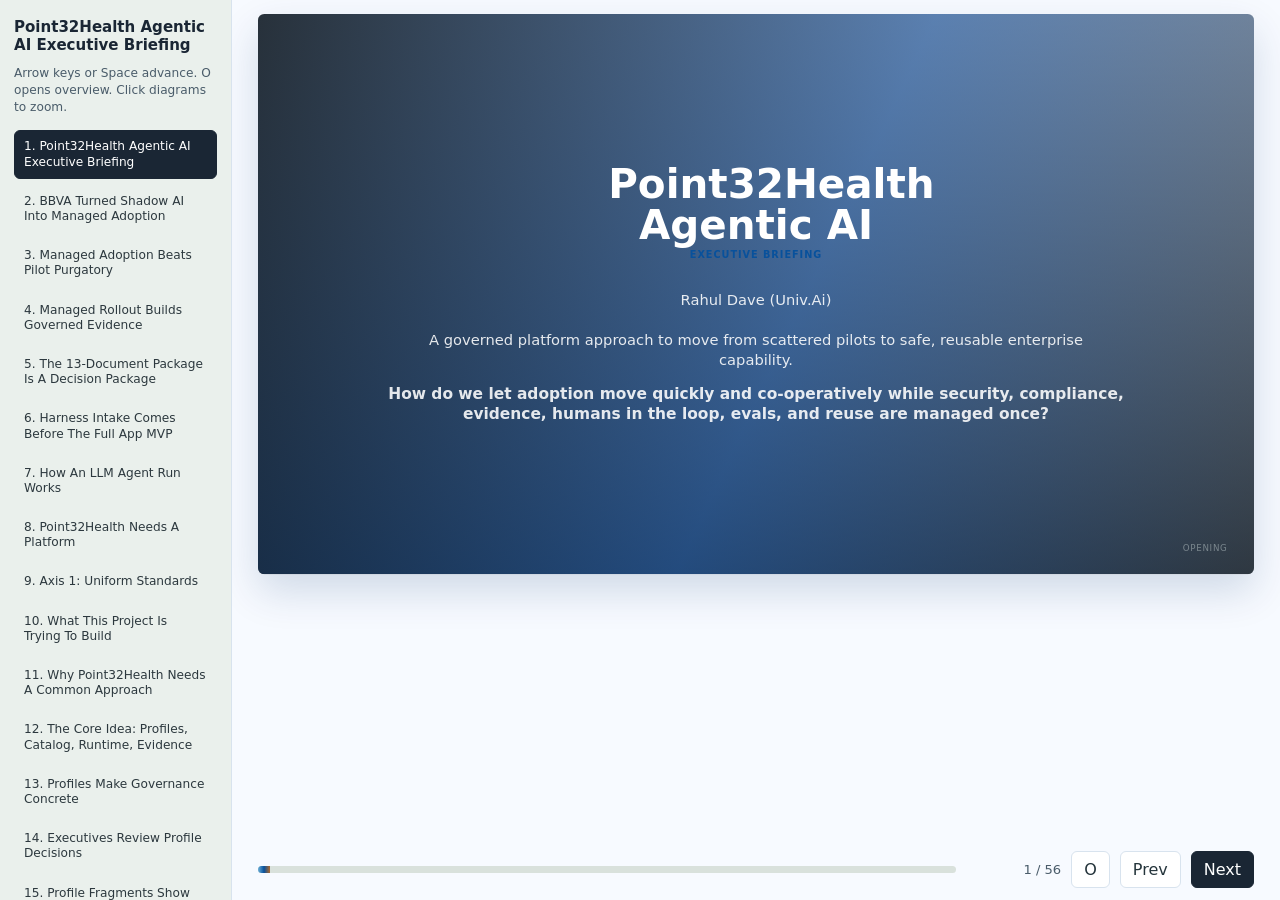
<file: sources/point32/presentations/executive/index.html>
<!doctype html>
<html lang="en" data-theme="univ-ai-p32-consulting">
<head>
  <meta charset="utf-8">
  <meta name="viewport" content="width=device-width, initial-scale=1">
  <title>Point32Health Agentic AI Executive Briefing</title>
  <style>
@import url("assets/univ-ai-theme.css");

:root {
      --bg: #f4f7f4;
      --paper: #ffffff;
      --ink: #162127;
      --muted: #5c6970;
      --line: #d9e1dc;
      --teal: #0f7773;
      --green: #5f8f3b;
      --amber: #bd7b18;
      --rose: #ad4455;
      --violet: #6159a8;
      --profile: #6159a8;
      --profile-bg: #f1f0fa;
      --profile-ink: #413a82;
      --catalog: #0f7773;
      --catalog-bg: #edf7f6;
      --catalog-ink: #07514e;
      --runtime: #bd7b18;
      --runtime-bg: #fff5e3;
      --runtime-ink: #71460b;
      --evidence: #9b2f5f;
      --evidence-bg: #fff0f5;
      --evidence-ink: #68213e;
      --shadow: 0 18px 48px rgba(22, 33, 39, 0.16);
      --radius: 8px;
      --slide-w: 1280px;
      --slide-h: 720px;
    }

    * { box-sizing: border-box; }
    html, body { margin: 0; min-height: 100%; background: var(--bg); color: var(--ink); font-family: Inter, ui-sans-serif, system-ui, -apple-system, BlinkMacSystemFont, "Segoe UI", sans-serif; }
    body { overflow: hidden; }
    button { font: inherit; }
    .deck-shell { height: 100vh; height: 100dvh; display: grid; grid-template-columns: 232px 1fr; grid-template-rows: minmax(0, 1fr) 58px; overflow: hidden; }
    .toc { grid-row: 1 / span 2; background: #eaf0ec; border-right: 1px solid var(--line); padding: 18px 14px; overflow: auto; }
    .toc h1 { margin: 0 0 10px; font-size: 0.94rem; line-height: 1.22; letter-spacing: 0; }
    .toc .hint { margin: 0 0 14px; color: var(--muted); font-size: 0.76rem; line-height: 1.42; }
    .toc-list { display: grid; gap: 6px; }
    .toc button { width: 100%; text-align: left; border: 1px solid transparent; background: transparent; color: #2c383e; border-radius: 6px; padding: 8px 9px; cursor: pointer; font-size: 0.76rem; line-height: 1.25; }
    .toc button:hover, .toc button:focus-visible { outline: none; border-color: #b9c7bf; background: #fff; }
    .toc button.active { background: var(--ink); color: #fff; border-color: var(--ink); }
    .toc small { display: block; margin-bottom: 2px; color: inherit; opacity: .62; text-transform: uppercase; letter-spacing: .08em; font-size: .58rem; }

    .stage-wrap { position: relative; display: grid; align-items: start; justify-items: center; min-width: 0; min-height: 0; padding: 14px 26px 8px; overflow: hidden; }
    .slide-fit { width: var(--slide-w); height: var(--slide-h); position: relative; }
    .slides { width: var(--slide-w); height: var(--slide-h); transform: scale(var(--deck-scale, 1)); transform-origin: top left; position: relative; border-radius: var(--radius); box-shadow: var(--shadow); background: var(--paper); overflow: hidden; }
    .slide { position: absolute; inset: 0; display: none; padding: 38px 50px; background: var(--paper); overflow: hidden; }
    .slide.active { display: block; }
    .slide:has(> .source-line).active { display: flex; flex-direction: column; }
    .slide.diagram-slide.active { display: grid; grid-template-rows: minmax(0, 1fr); }
    .slide::after { content: attr(data-section); position: absolute; right: 34px; bottom: 27px; color: #7b878e; font-size: .7rem; letter-spacing: .08em; text-transform: uppercase; }
    .slide[data-kind="appendix"]::after { content: "Appendix"; }
    .eyebrow { display: inline-block; margin: 0 0 13px; color: var(--teal); font-size: .78rem; font-weight: 760; letter-spacing: .1em; text-transform: uppercase; }
    .slide > p:has(> .eyebrow) { margin: 0; }
    h2 { margin: 0; max-width: 1120px; font-size: 2.08rem; line-height: 1.06; letter-spacing: 0; }
    h3 { margin: 0 0 9px; font-size: 1.05rem; line-height: 1.2; letter-spacing: 0; }
    p { color: var(--muted); line-height: 1.4; font-size: .92rem; }
    code, pre { font-family: "SFMono-Regular", Consolas, "Liberation Mono", monospace; }
    .hero-title { margin-top: 20px; max-width: 980px; font-size: 2.95rem; line-height: 1.02; }
    .hero-subtitle { margin-top: 18px; max-width: 850px; color: #35444b; font-size: 1.1rem; line-height: 1.38; }
    .why-line { max-width: 1040px; margin: 18px 0 0; color: #203039; font-size: 1.24rem; line-height: 1.32; }
    .why-line strong { font-weight: 780; }
    .lead { max-width: 870px; color: #344249; font-size: 1.05rem; line-height: 1.4; }
    .lead p, .hero-subtitle p, .why-line p, .callout p, .mini-note p, .diagram-caption p, .promotion-rule p { margin: 0; color: inherit; font-size: inherit; line-height: inherit; }
    .source-line { margin-top: auto; padding-top: 14px; color: #6d7980; font-size: .72rem; line-height: 1.25; }
    .source-line p { margin: 0; color: inherit; font-size: inherit; line-height: inherit; }
    .source-line code { color: #405058; }
    .semantic-summary { align-self: flex-end; width: min(760px, 100%); margin-top: 14px; border: 1px solid #b9c7bf; border-left: 5px solid #aebbb4; border-radius: 8px; background: #f8faf8; color: #2e3c42; padding: 10px 14px; text-align: center; font-size: .82rem; font-weight: 680; line-height: 1.25; }
    .semantic-summary p { margin: 0; color: inherit; font-size: inherit; line-height: inherit; }
    .section-divider { background: linear-gradient(135deg, #ffffff 0%, #eef7f6 48%, #f8faf8 100%); text-align: center; }
    .slide.section-divider.active { display: flex; flex-direction: column; align-items: center; justify-content: center; }
    .section-divider h2 { margin: 0 auto; max-width: 1040px; font-size: 3.25rem; line-height: 1.02; }
    .section-divider .lead { margin: 24px auto 0; max-width: 870px; font-size: 1.18rem; }
    .section-divider .chip-row { justify-content: center; margin: 34px auto 0; max-width: 900px; }

    .two-col { display: grid; grid-template-columns: 1fr 1fr; gap: 22px; margin-top: 22px; }
    .two-col.wide-left { grid-template-columns: 1.16fr .84fr; }
    .two-col.wide-right { grid-template-columns: .84fr 1.16fr; }
    .three-col { display: grid; grid-template-columns: repeat(3, 1fr); gap: 17px; margin-top: 22px; }
    .three-col.compact { gap: 13px; margin-top: 16px; }
    .three-col.compact .card { min-height: 78px; padding: 12px 13px; }
    .three-col.compact .card strong { margin-bottom: 5px; font-size: .96rem; }
    .three-col.compact .card p { font-size: .78rem; line-height: 1.28; }
    .four-col { display: grid; grid-template-columns: repeat(4, 1fr); gap: 14px; margin-top: 20px; }
    .card { border: 1px solid var(--line); border-radius: 8px; padding: 16px 17px; background: #fbfcfb; min-height: 108px; }
    .card strong { display: block; margin-bottom: 8px; color: var(--ink); font-size: 1.05rem; }
    .card p { margin: 0; font-size: .9rem; }
    .metric-card { border-top: 5px solid var(--accent, var(--teal)); }
    .callout { margin-top: 22px; border-left: 5px solid var(--teal); padding: 14px 18px; background: #eef7f6; color: #274045; font-size: 1.02rem; line-height: 1.38; }
    .callout.neutral { border-left-color: #aebbb4; background: #f8faf8; color: #2e3c42; }
    .story-layout { display: grid; grid-template-columns: .9fr 1.1fr; gap: 22px; margin-top: 20px; align-items: stretch; }
    .story-panel { border: 1px solid var(--line); border-top: 6px solid var(--accent, var(--teal)); border-radius: 8px; background: linear-gradient(180deg, var(--accent-bg, #eef7f6) 0%, #ffffff 88%); padding: 18px 19px; }
    .story-panel strong { display: block; color: var(--ink); font-size: 1.1rem; line-height: 1.16; margin-bottom: 9px; }
    .story-panel p { margin: 0; font-size: .92rem; line-height: 1.38; }
    .story-steps { display: grid; grid-template-columns: repeat(2, 1fr); gap: 12px; }
    .story-steps div { border-left: 5px solid var(--accent, var(--teal)); background: var(--accent-bg, #f7faf8); border-radius: 8px; padding: 13px 14px; min-height: 116px; }
    .story-steps strong { display: block; color: var(--accent-ink, var(--ink)); font-size: .96rem; line-height: 1.18; margin-bottom: 7px; }
    .story-steps span { color: #45545b; font-size: .8rem; line-height: 1.3; }
    .story-stat-grid { display: grid; grid-template-columns: repeat(5, 1fr); gap: 10px; margin-top: 18px; }
    .story-stat { border: 1px solid var(--line); border-top: 5px solid var(--accent, var(--teal)); border-radius: 8px; background: #fbfcfb; padding: 13px 12px; min-height: 102px; }
    .story-stat b { display: block; color: var(--accent, var(--teal)); font-size: 1.62rem; line-height: 1; margin-bottom: 8px; }
    .story-stat span { color: var(--muted); font-size: .76rem; line-height: 1.25; }
    .story-bridge { display: grid; grid-template-columns: repeat(4, 1fr); gap: 11px; margin-top: 18px; }
    .story-bridge div { border-left: 5px solid var(--accent); background: var(--accent-bg); color: var(--accent-ink); border-radius: 8px; padding: 11px 12px; min-height: 76px; font-size: .78rem; line-height: 1.26; }
    .story-bridge strong { display: block; color: var(--accent-ink); font-size: .88rem; margin-bottom: 5px; }
    .mini-note { color: var(--muted); font-size: .82rem; line-height: 1.35; }
    .diagram-frame { margin-top: 18px; height: 360px; border: 1px solid var(--line); border-radius: 8px; background: #fbfcfb; display: grid; place-items: center; overflow: hidden; }
    .diagram-frame figure { width: 100%; height: 100%; margin: 0; display: grid; place-items: center; overflow: hidden; }
    .diagram-frame figcaption { display: none; }
    .diagram-frame img { display: block; width: 100%; height: 100%; object-fit: contain; cursor: zoom-in; }
    .diagram-frame.tall { height: 335px; }
    .diagram-frame.strip { height: 200px; }
    .diagram-frame.security-strip { height: 185px; }
    .diagram-frame.no-border { height: auto; border: none; background: transparent; place-items: stretch; overflow: visible; }
    .diagram-caption { margin: 8px 0 0; color: #59676f; font-size: .8rem; }
    .diagram-slide { padding: 18px 28px 26px; }
    .diagram-slide figure { width: 100%; height: 100%; min-width: 0; min-height: 0; margin: 0; display: flex; align-items: center; justify-content: center; overflow: hidden; }
    .slide.diagram-slide img.zoomable { display: block; width: auto; height: 100%; max-width: 100%; max-height: 100%; object-fit: contain; }
    .diagram-slide figcaption { display: none; }
    .diagram-slide::after { bottom: 12px; }
    .four-col.compact { gap: 14px; margin-top: 14px; }
    .four-col.compact .card { min-height: 78px; padding: 12px 13px; }
    .four-col.compact .card strong { margin-bottom: 5px; font-size: .98rem; }
    .four-col.compact .card p { font-size: .78rem; line-height: 1.28; }

    .flow { display: grid; grid-template-columns: repeat(4, 1fr); gap: 14px; margin-top: 30px; align-items: stretch; }
    .flow div { border: 1px solid var(--line); background: #fbfcfb; border-radius: 8px; padding: 16px 14px; min-height: 112px; }
    .flow strong { display: block; margin-bottom: 7px; color: var(--ink); font-size: .98rem; }
    .flow span { color: var(--muted); font-size: .86rem; line-height: 1.34; }
    .timeline { display: grid; grid-template-columns: repeat(5, 1fr); gap: 12px; margin-top: 28px; }
    .timeline div { border-top: 5px solid var(--accent, var(--teal)); border-radius: 8px; background: #fbfcfb; border-left: 1px solid var(--line); border-right: 1px solid var(--line); border-bottom: 1px solid var(--line); padding: 14px 13px; min-height: 126px; }
    .timeline strong { display: block; margin-bottom: 7px; font-size: .96rem; }
    .timeline span { color: var(--muted); font-size: .82rem; line-height: 1.33; }
    .release-ladder { display: grid; grid-template-columns: repeat(3, 1fr); gap: 20px; margin-top: 26px; align-items: stretch; }
    .release-stage { border: 1px solid var(--line); border-top: 6px solid var(--accent, var(--teal)); border-radius: 8px; background: #fbfcfb; padding: 16px 17px; min-height: 186px; }
    .release-stage h3 { margin: 0 0 9px; font-size: 1.08rem; }
    .release-stage p { margin: 0; font-size: .84rem; line-height: 1.34; }
    .release-stage code { display: inline-block; margin-top: 12px; color: #34434a; background: #eef4f0; border: 1px solid #d7e1de; border-radius: 5px; padding: 5px 7px; font-size: .7rem; }
    .promotion-rule { margin-top: 22px; border: 1px solid #b9c7bf; border-left: 5px solid #aebbb4; border-radius: 8px; background: #f8faf8; color: #2e3c42; padding: 13px 16px; font-size: .91rem; line-height: 1.35; }
    .matrix { width: 100%; border-collapse: collapse; margin-top: 16px; font-size: .78rem; }
    .matrix th, .matrix td { border-bottom: 1px solid var(--line); padding: 7px 8px; text-align: left; vertical-align: top; }
    .matrix th { color: #2e3c42; background: #eef4f0; font-size: .72rem; text-transform: uppercase; letter-spacing: .06em; }
    .u-dense { padding-top: 34px; }
    .u-tight { padding-top: 28px; }
    .u-dense .lead { max-width: 1060px; margin-top: 4px; font-size: .95rem; line-height: 1.32; }
    .u-dense .matrix { margin-top: 14px; font-size: .73rem; }
    .u-dense .matrix th, .u-dense .matrix td { padding: 6px 8px; }
    .u-dense .callout { margin-top: 12px; padding: 9px 13px; font-size: .82rem; line-height: 1.3; }
    .u-tight .lead { max-width: 1060px; margin-top: 2px; font-size: .86rem; line-height: 1.22; }
    .u-tight .profile-fragment-grid { gap: 9px; margin-top: 8px; }
    .u-tight .profile-fragment { padding: 7px 9px; }
    .u-tight .profile-fragment strong { font-size: .76rem; }
    .u-tight .profile-fragment span { margin-bottom: 4px; font-size: .6rem; }
    .u-tight .profile-fragment pre { padding: 6px 7px; font-size: .46rem; line-height: 1.1; }
    .u-tight .callout { margin-top: 8px; padding: 7px 10px; font-size: .72rem; line-height: 1.22; }
    .choice-table { table-layout: fixed; margin-top: 16px; font-size: .62rem; line-height: 1.16; }
    .choice-table th:nth-child(1) { width: 26%; }
    .choice-table th:nth-child(2) { width: 62%; }
    .choice-table th:nth-child(3) { width: 12%; text-align: center; }
    .choice-table td { color: #334249; padding: 6px 7px; }
    .choice-table td:first-child { color: var(--ink); font-weight: 720; }
    .choice-table td:last-child { text-align: center; }
    .yes, .no { display: inline-grid; min-width: 42px; min-height: 22px; place-items: center; border-radius: 999px; font-size: .62rem; font-weight: 800; text-transform: uppercase; letter-spacing: .05em; }
    .yes { border: 1px solid var(--catalog); background: var(--catalog-bg); color: var(--catalog-ink); }
    .no { border: 1px solid var(--rose); background: #fbecf0; color: #79313c; }
    .chip-row { display: flex; flex-wrap: wrap; gap: 8px; margin-top: 18px; }
    .chip { border: 1px solid #bac9c0; background: #f7faf8; color: #26373e; border-radius: 999px; padding: 7px 11px; font-size: .78rem; }
    .theme-profile { --accent: var(--profile); --accent-bg: var(--profile-bg); --accent-ink: var(--profile-ink); }
    .theme-catalog { --accent: var(--catalog); --accent-bg: var(--catalog-bg); --accent-ink: var(--catalog-ink); }
    .theme-runtime { --accent: var(--runtime); --accent-bg: var(--runtime-bg); --accent-ink: var(--runtime-ink); }
    .theme-evidence { --accent: var(--evidence); --accent-bg: var(--evidence-bg); --accent-ink: var(--evidence-ink); }
    .chip.theme-profile, .chip.theme-catalog, .chip.theme-runtime, .chip.theme-evidence { border-color: var(--accent); background: var(--accent-bg); color: var(--accent-ink); font-weight: 720; }
    .card.theme-profile, .card.theme-catalog, .card.theme-runtime, .card.theme-evidence, .flow div.theme-profile, .flow div.theme-catalog, .flow div.theme-runtime, .flow div.theme-evidence, .timeline div.theme-profile, .timeline div.theme-catalog, .timeline div.theme-runtime, .timeline div.theme-evidence, .aside-panel.theme-profile, .aside-panel.theme-catalog, .aside-panel.theme-runtime, .aside-panel.theme-evidence, .kpi.theme-profile, .kpi.theme-catalog, .kpi.theme-runtime, .kpi.theme-evidence { border-top: 5px solid var(--accent); background: linear-gradient(180deg, var(--accent-bg) 0%, #ffffff 88%); }
    .callout.theme-profile, .callout.theme-catalog, .callout.theme-runtime, .callout.theme-evidence { border-left-color: var(--accent); background: var(--accent-bg); color: var(--accent-ink); }
    .core-cycle-layout { display: grid; grid-template-columns: minmax(0, 1fr) 330px; gap: 30px; align-items: center; margin-top: 18px; }
    .core-cycle { position: relative; height: 430px; }
    .core-cycle::before { content: ""; position: absolute; left: 50%; top: 50%; width: 374px; height: 374px; transform: translate(-50%, -50%); border-radius: 50%; background: conic-gradient(from -45deg, var(--profile) 0 23%, transparent 23% 27%, var(--catalog) 27% 48%, transparent 48% 52%, var(--runtime) 52% 73%, transparent 73% 77%, var(--evidence) 77% 98%, transparent 98% 100%); -webkit-mask: radial-gradient(farthest-side, transparent 66%, #000 68%); mask: radial-gradient(farthest-side, transparent 66%, #000 68%); opacity: .92; }
    .cycle-center { position: absolute; left: 50%; top: 50%; width: 210px; min-height: 106px; transform: translate(-50%, -50%); display: grid; place-items: center; text-align: center; border: 1px solid var(--line); border-radius: 999px; background: #fff; padding: 16px; box-shadow: 0 10px 28px rgba(22, 33, 39, .1); z-index: 2; }
    .cycle-center strong { display: block; color: var(--ink); font-size: 1.02rem; line-height: 1.12; }
    .cycle-center span { display: block; margin-top: 7px; color: var(--muted); font-size: .78rem; line-height: 1.25; }
    .cycle-node { position: absolute; z-index: 3; width: 250px; min-height: 124px; border: 1px solid var(--line); border-top: 8px solid var(--accent); border-radius: 8px; background: linear-gradient(180deg, var(--accent-bg) 0%, #ffffff 86%); padding: 13px 15px 14px; box-shadow: 0 12px 28px rgba(22, 33, 39, .1); }
    .cycle-node.profile { top: 0; left: 50%; transform: translateX(-50%); }
    .cycle-node.catalog { right: 0; top: 144px; }
    .cycle-node.runtime { left: 50%; bottom: 0; transform: translateX(-50%); }
    .cycle-node.evidence { left: 0; top: 144px; }
    .cycle-node b { display: inline-grid; place-items: center; width: 30px; height: 30px; margin-bottom: 7px; border-radius: 50%; background: var(--accent); color: #fff; font-size: .82rem; }
    .cycle-node strong { display: block; color: var(--ink); font-size: 1.22rem; line-height: 1.12; }
    .cycle-node span { display: block; margin-top: 7px; color: #46565d; font-size: .76rem; line-height: 1.25; }
    .cycle-arrow { position: absolute; z-index: 4; display: inline-flex; align-items: center; justify-content: center; width: 34px; height: 34px; border: 1px solid var(--accent); border-radius: 50%; background: var(--accent-bg); color: var(--accent-ink); font-size: .72rem; font-weight: 780; box-shadow: 0 7px 18px rgba(22, 33, 39, .1); }
    .cycle-arrow span { display: none; }
    .cycle-arrow b { color: var(--accent); font-size: 1.18rem; line-height: 1; }
    .cycle-arrow.pc { right: 225px; top: 96px; transform: rotate(28deg); }
    .cycle-arrow.cr { right: 224px; bottom: 94px; transform: rotate(-28deg); }
    .cycle-arrow.re { left: 224px; bottom: 94px; transform: rotate(28deg); }
    .cycle-arrow.ep { left: 225px; top: 96px; transform: rotate(-28deg); }
    .mini-cycle-list { display: grid; gap: 10px; margin-top: 14px; }
    .mini-cycle-list div { border-left: 5px solid var(--accent); background: var(--accent-bg); border-radius: 8px; padding: 10px 12px; color: var(--accent-ink); font-size: .84rem; line-height: 1.3; }
    .kpi-grid { display: grid; grid-template-columns: 1fr 1fr; gap: 14px; margin-top: 24px; }
    .kpi { border-radius: 8px; padding: 16px; background: #f6f9f8; border: 1px solid var(--line); }
    .kpi b { display: block; color: var(--teal); font-size: 2rem; line-height: 1; }
    .kpi span { color: var(--muted); font-size: .88rem; }
    .code-card { margin-top: 16px; border-radius: 8px; background: #142127; color: #e8f2ef; padding: 14px 16px; overflow: auto; max-height: 370px; border: 1px solid #31454d; }
    .code-card pre { margin: 0; font-size: .72rem; line-height: 1.28; white-space: pre; }
    .code-card.small pre { font-size: .68rem; }
    .code-card.url-card pre { white-space: pre-wrap; overflow-wrap: anywhere; font-size: .64rem; line-height: 1.34; }
    .url-pair { display: grid; grid-template-columns: 1fr 1fr; gap: 14px; margin-top: 16px; }
    .url-pair .code-card { margin-top: 0; }
    .code-label { display: block; margin-bottom: 8px; color: #9fcbc8; font-size: .68rem; font-weight: 760; letter-spacing: .08em; text-transform: uppercase; }
    .code-card mark { background: rgba(90, 183, 176, .28); color: inherit; padding: 0 2px; border-radius: 3px; }
    .aside-panel { border-radius: 8px; background: #f8faf8; border: 1px solid var(--line); padding: 18px; }
    .profile-fragment-grid { display: grid; grid-template-columns: repeat(2, 1fr); gap: 12px; margin-top: 14px; }
    .profile-fragment { border: 1px solid var(--line); border-top: 5px solid var(--accent, var(--profile)); border-radius: 8px; background: linear-gradient(180deg, var(--accent-bg, #f4eff9) 0%, #ffffff 86%); padding: 10px 12px; }
    .profile-fragment strong { display: block; color: var(--ink); font-size: .88rem; line-height: 1.12; }
    .profile-fragment span { display: block; margin: 3px 0 7px; color: var(--muted); font-size: .72rem; line-height: 1.2; }
    .profile-fragment pre { margin: 0; border-radius: 6px; background: #142127; color: #e8f2ef; padding: 8px 9px; font-size: .63rem; line-height: 1.24; white-space: pre-wrap; overflow-wrap: anywhere; }
    .axis-map { display: grid; gap: 14px; margin-top: 30px; }
    .axis-map.six { grid-template-columns: repeat(3, 1fr); }
    .axis-node { border-top: 6px solid var(--accent, var(--teal)); border-radius: 8px; background: #fbfcfb; border-left: 1px solid var(--line); border-right: 1px solid var(--line); border-bottom: 1px solid var(--line); padding: 14px 15px; min-height: 112px; }
    .axis-node b { display: inline-grid; place-items: center; width: 28px; height: 28px; margin-bottom: 10px; border-radius: 50%; background: var(--accent, var(--teal)); color: #fff; font-size: .8rem; }
    .axis-node strong { display: block; color: var(--ink); font-size: 1rem; line-height: 1.16; }
    .axis-node span { display: block; margin-top: 6px; color: var(--muted); font-size: .78rem; line-height: 1.25; }
    .axis { display: grid; grid-template-columns: 160px 1fr; gap: 12px; align-items: center; margin-top: 24px; }
    .axis .label { color: #536168; font-size: .8rem; text-transform: uppercase; letter-spacing: .08em; }
    .axis .bar { height: 34px; border-radius: 4px; background: linear-gradient(90deg, #d9ece8, #cce3c5, #ffe2af, #f1bcc6); border: 1px solid #cdd7d2; display: grid; grid-template-columns: repeat(4, 1fr); align-items: center; text-align: center; font-size: .78rem; color: #34434a; }

    .footer-controls { grid-column: 2; display: flex; align-items: center; gap: 10px; padding: 8px 26px 12px; }
    .progress { flex: 1; height: 7px; border-radius: 999px; background: #d9e1dc; overflow: hidden; }
    .progress span { display: block; height: 100%; width: 0%; background: var(--teal); }
    .counter { min-width: 95px; text-align: right; color: var(--muted); font-size: .82rem; }
    .nav-btn { border: 1px solid var(--line); background: #fff; color: #24343b; border-radius: 6px; padding: 8px 12px; cursor: pointer; }
    .nav-btn.primary { background: var(--ink); color: #fff; border-color: var(--ink); }
    .nav-btn:hover, .nav-btn:focus-visible { outline: none; border-color: #9aa9a2; }
    .notes { display: none; position: absolute; left: 46px; right: 46px; bottom: 24px; max-height: 170px; overflow: auto; border: 1px solid #b9c7bf; border-radius: 8px; background: rgba(255, 255, 255, .97); box-shadow: var(--shadow); padding: 16px 18px; color: #24333a; z-index: 3; font-size: .92rem; line-height: 1.4; }
    .notes.visible { display: block; }
    .overview { position: fixed; inset: 0; display: none; background: rgba(10, 18, 22, .84); z-index: 10; padding: 34px; overflow: auto; }
    .overview.visible { display: block; }
    .overview-grid { display: grid; grid-template-columns: repeat(auto-fill, minmax(220px, 1fr)); gap: 14px; }
    .overview-card { background: #fff; color: var(--ink); border-radius: 8px; padding: 13px; cursor: pointer; min-height: 112px; border: 3px solid transparent; }
    .overview-card.active { border-color: var(--teal); }
    .overview-card small { display: block; color: var(--teal); text-transform: uppercase; letter-spacing: .08em; font-size: .62rem; margin-bottom: 6px; }
    .overview-card strong { display: block; font-size: .95rem; line-height: 1.2; }
    .zoom { position: fixed; inset: 0; display: none; background: rgba(9, 17, 21, .9); z-index: 20; align-items: center; justify-content: center; padding: 28px; }
    .zoom.visible { display: flex; }
    .zoom img { max-width: 96vw; max-height: 94vh; background: #fff; border-radius: 8px; box-shadow: var(--shadow); }
    .zoom button { position: fixed; top: 18px; right: 20px; border: 1px solid #fff; background: #fff; color: var(--ink); border-radius: 6px; padding: 8px 12px; cursor: pointer; }

    @media (max-width: 980px) {
      body { overflow: auto; }
      .deck-shell { min-height: 100vh; display: block; }
      .toc { display: none; }
      .stage-wrap { padding: 0; }
      .slides { min-height: 100vh; border-radius: 0; box-shadow: none; }
      .slide { min-height: 100vh; padding: 34px 24px 72px; overflow: auto; }
      h2 { font-size: 2rem; }
      .hero-title { font-size: 2.35rem; }
      .core-cycle-layout { grid-template-columns: 1fr; }
      .core-cycle { height: auto; display: grid; gap: 12px; }
      .core-cycle::before, .cycle-center, .cycle-arrow { display: none; }
      .cycle-node, .cycle-node.profile, .cycle-node.catalog, .cycle-node.runtime, .cycle-node.evidence { position: static; width: auto; min-height: 0; transform: none; }
      .footer-controls { position: fixed; left: 0; right: 0; bottom: 0; background: #f4f7f4; }
      .slide::after, .semantic-summary { position: static; display: block; margin-top: 16px; }
      .diagram-slide img { height: auto; }
    }

    @media print {
      body { overflow: visible; background: #fff; }
      .deck-shell, .stage-wrap, .slide-fit, .slides { display: block; height: auto; max-height: none; width: auto; box-shadow: none; }
      .slides { transform: none; }
      .toc, .footer-controls, .notes, .overview, .zoom { display: none !important; }
      .slide { position: relative; display: block !important; page-break-after: always; width: 1280px; height: 720px; border: 1px solid #ddd; }
      .slide.section-divider { display: flex !important; flex-direction: column; align-items: center; justify-content: center; text-align: center; }
    }



/* Custom htmpres runtime overrides generated after the source deck CSS. */
.visually-hidden {
  position: absolute !important;
  width: 1px !important;
  height: 1px !important;
  padding: 0 !important;
  margin: -1px !important;
  overflow: hidden !important;
  clip: rect(0 0 0 0) !important;
  white-space: nowrap !important;
  border: 0 !important;
}

body.audience-mode .slide .notes {
  display: none !important;
}

.htmpres-filter-defs {
  position: absolute;
  width: 0;
  height: 0;
  overflow: hidden;
}

.slide div.sourceCode,
.slide pre {
  max-width: 100%;
  overflow: auto;
}

.slide > div.sourceCode,
.slide > pre {
  margin-top: 24px;
  border: 1px solid var(--htmpres-code-border, rgba(15, 23, 42, 0.16));
  border-radius: var(--htmpres-code-radius, 8px);
  background: var(--htmpres-code-bg, #172127);
  color: var(--htmpres-code-ink, #eff6f4);
  padding: var(--htmpres-code-pad, 18px);
}

.slide div.sourceCode > pre,
.slide pre.sourceCode {
  margin: 0;
  border: 0;
  background: transparent;
  color: inherit;
  padding: 0;
  box-shadow: none;
}

.slide pre.sourceCode,
.slide pre.sourceCode code {
  white-space: pre;
}

.slide pre code {
  color: inherit;
  font-size: inherit;
  line-height: inherit;
}

.slide pre.numberSource code {
  counter-reset: source-line;
}

.slide pre.numberSource code > span,
.slide code > .code-line {
  display: inline-block;
  min-width: 100%;
  min-height: 1.45em;
  box-sizing: border-box;
  padding-left: 0.65rem;
  padding-right: 0.65rem;
  transition: background 140ms ease, box-shadow 140ms ease, opacity 140ms ease;
}

.slide pre.numberSource code > span {
  counter-increment: source-line;
  position: relative;
  padding-left: 3.1rem;
}

.slide pre.numberSource code > span > a:first-child {
  position: absolute;
  left: 0;
  width: 2.35rem;
  padding-right: 0.5rem;
  color: var(--htmpres-code-line-number, rgba(226, 232, 240, 0.46));
  text-align: right;
  text-decoration: none;
  user-select: none;
}

.slide pre.numberSource code > span > a:first-child::before {
  content: counter(source-line);
}

.slide .code-line-highlight {
  background: var(--htmpres-code-highlight-bg, rgba(193, 131, 34, 0.22));
  box-shadow: inset var(--htmpres-code-highlight-bar-width, 4px) 0 0 var(--htmpres-code-highlight-bar, rgba(193, 131, 34, 0.9));
}

.slide .code-step-active .code-line-dim {
  opacity: 0.42;
}

.slide.transition-fade.active,
.slide.transition-slide.active,
.slide.transition-zoom.active {
  animation-duration: var(--slide-transition-duration, 220ms);
  animation-fill-mode: both;
  animation-timing-function: ease;
}

.slide.transition-fade.active {
  animation-name: htmpres-slide-fade;
}

.slide.transition-slide.active {
  animation-name: htmpres-slide-next;
}

html[data-slide-direction="prev"] .slide.transition-slide.active {
  animation-name: htmpres-slide-prev;
}

.slide.transition-zoom.active {
  animation-name: htmpres-slide-zoom;
}

.slide.transition-none.active,
html[data-slide-direction="none"] .slide.transition-fade.active,
html[data-slide-direction="none"] .slide.transition-slide.active,
html[data-slide-direction="none"] .slide.transition-zoom.active {
  animation: none;
}

@keyframes htmpres-slide-fade {
  from {
    opacity: 0;
  }
  to {
    opacity: 1;
  }
}

@keyframes htmpres-slide-next {
  from {
    opacity: 0;
    transform: translateX(28px);
  }
  to {
    opacity: 1;
    transform: translateX(0);
  }
}

@keyframes htmpres-slide-prev {
  from {
    opacity: 0;
    transform: translateX(-28px);
  }
  to {
    opacity: 1;
    transform: translateX(0);
  }
}

@keyframes htmpres-slide-zoom {
  from {
    opacity: 0;
    transform: scale(0.985);
  }
  to {
    opacity: 1;
    transform: scale(1);
  }
}

.slide .fragment {
  opacity: 0;
  visibility: hidden;
  transform: translateY(var(--fragment-offset, 12px));
  transition:
    opacity var(--fragment-duration, 180ms) ease,
    transform var(--fragment-duration, 180ms) ease,
    filter var(--fragment-duration, 180ms) ease,
    background-color var(--fragment-duration, 180ms) ease,
    box-shadow var(--fragment-duration, 180ms) ease;
}

.slide .fragment.fragment-visible {
  opacity: 1;
  visibility: visible;
  transform: none;
}

.slide .fragment.fragment-none {
  transition: none;
  transform: none;
}

.slide .fragment.fragment-scale:not(.fragment-visible) {
  transform: scale(0.96);
}

.slide .fragment.fragment-left:not(.fragment-visible) {
  transform: translateX(-18px);
}

.slide .fragment.fragment-right:not(.fragment-visible) {
  transform: translateX(18px);
}

.slide .fragment.fragment-rise:not(.fragment-visible),
.slide .fragment.fragment-slide:not(.fragment-visible) {
  transform: translateY(18px);
}

.slide .fragment.fragment-blur:not(.fragment-visible) {
  filter: blur(4px);
}

.slide .fragment.fragment-highlight.fragment-current {
  background: var(--htmpres-fragment-highlight-bg, rgba(193, 131, 34, 0.14));
  box-shadow: inset var(--htmpres-fragment-highlight-bar-width, 4px) 0 0 var(--htmpres-fragment-highlight-bar, rgba(193, 131, 34, 0.75));
}

.slide .fragment.fragment-dim.fragment-past {
  opacity: 0.42;
}

.slide .fragment.fragment-dim.fragment-current {
  opacity: 1;
}

.slide.htmpres-text-fit-active {
  --htmpres-text-fit-scale: 1;
}

.slide.htmpres-text-fit-active h2 {
  font-size: calc(var(--htmpres-h2-size, 2.35rem) * var(--htmpres-text-fit-scale));
}

.slide.htmpres-text-fit-active .hero-title h2 {
  font-size: calc(var(--htmpres-hero-title-size, 3rem) * var(--htmpres-text-fit-scale));
}

.slide.htmpres-text-fit-active h3 {
  font-size: calc(var(--htmpres-h3-size, 1.18rem) * var(--htmpres-text-fit-scale));
}

.slide.htmpres-text-fit-active p,
.slide.htmpres-text-fit-active li,
.slide.htmpres-text-fit-active .card,
.slide.htmpres-text-fit-active .callout {
  font-size: calc(var(--htmpres-body-size, 1rem) * var(--htmpres-text-fit-scale));
}

.slide.htmpres-text-fit-active .eyebrow,
.slide.htmpres-text-fit-active .source-line {
  font-size: calc(var(--htmpres-small-size, 0.78rem) * var(--htmpres-text-fit-scale));
}

.slide.htmpres-text-fit-active pre {
  font-size: calc(var(--htmpres-code-size, 0.9rem) * var(--htmpres-text-fit-scale));
}

.slide[data-overflow="scroll"],
html[data-overflow="scroll"] .slide,
.slide[data-overflow="fit-scroll"].htmpres-text-fit-overflow,
html[data-overflow="fit-scroll"] .slide.htmpres-text-fit-overflow {
  overflow: auto;
  overscroll-behavior: contain;
}

.slide[data-overflow="hidden"],
html[data-overflow="hidden"] .slide,
.slide[data-overflow="fit"],
html[data-overflow="fit"] .slide {
  overflow: hidden;
}

.scroll-cue {
  position: absolute;
  left: 50%;
  bottom: 18px;
  z-index: 9;
  display: grid;
  place-items: center;
  width: 44px;
  height: 26px;
  border: 1px solid rgba(255, 255, 255, 0.34);
  border-radius: 999px;
  background: rgba(17, 24, 39, 0.82);
  box-shadow: 0 8px 20px rgba(15, 23, 42, 0.24);
  opacity: 0;
  pointer-events: none;
  transform: translate(-50%, 6px);
  transition: opacity 160ms ease, transform 160ms ease;
}

.scroll-cue[hidden] {
  display: none;
}

.slides.scroll-cue-visible .scroll-cue {
  opacity: 0.92;
  transform: translate(-50%, 0);
}

.scroll-cue::before {
  content: "";
  width: 9px;
  height: 9px;
  margin-top: -4px;
  border-right: 2px solid #ffffff;
  border-bottom: 2px solid #ffffff;
  transform: rotate(45deg);
  animation: htmpres-scroll-cue 1300ms ease-in-out infinite;
}

@keyframes htmpres-scroll-cue {
  0%,
  100% {
    opacity: 0.45;
    transform: translateY(-2px) rotate(45deg);
  }
  50% {
    opacity: 1;
    transform: translateY(3px) rotate(45deg);
  }
}

@media (prefers-reduced-motion: reduce) {
  .slide.transition-fade.active,
  .slide.transition-slide.active,
  .slide.transition-zoom.active {
    animation: none;
  }

  .slide .fragment {
    transition: none;
    transform: none;
  }

  .scroll-cue::before {
    animation: none;
  }
}

@media print {
  .slide .fragment {
    opacity: 1 !important;
    visibility: visible !important;
    transform: none !important;
    filter: none !important;
  }
}

.slide .sourceCode .al,
.slide .sourceCode .er {
  color: var(--htmpres-code-token-alert, #fecdd3);
}

.slide .sourceCode .kw,
.slide .sourceCode .cf,
.slide .sourceCode .im {
  color: var(--htmpres-code-token-keyword, #7dd3fc);
  font-weight: 700;
}

.slide .sourceCode .dt,
.slide .sourceCode .at {
  color: var(--htmpres-code-token-type, #c4b5fd);
}

.slide .sourceCode .st,
.slide .sourceCode .ss,
.slide .sourceCode .ch {
  color: var(--htmpres-code-token-string, #a7f3d0);
}

.slide .sourceCode .dv,
.slide .sourceCode .bn,
.slide .sourceCode .fl {
  color: var(--htmpres-code-token-number, #fcd34d);
}

.slide .sourceCode .co {
  color: var(--htmpres-code-token-comment, #94a3b8);
  font-style: italic;
}

.slide .sourceCode .fu,
.slide .sourceCode .bu,
.slide .sourceCode .ot {
  color: var(--htmpres-code-token-function, #f9a8d4);
}

.slide .sourceCode .op,
.slide .sourceCode .sc,
.slide .sourceCode .va {
  color: var(--htmpres-code-token-base, #f8fafc);
}

.slide > :not(.ds-full):not(.ds-left):not(.ds-right) {
  position: relative;
  z-index: 1;
}

.slide .ds-full,
.slide .ds-left,
.slide .ds-right {
  position: absolute;
  top: 0;
  bottom: 0;
  z-index: 0;
  min-width: 0;
  min-height: 0;
  display: grid;
  align-content: center;
  justify-items: stretch;
  gap: 1rem;
  overflow: hidden;
  padding: 48px 58px;
}

.slide .ds-full {
  left: 0;
  right: 0;
}

.slide .ds-global-background {
  pointer-events: none;
  opacity: var(--ds-bg-opacity, 1);
}

.slide .ds-left {
  left: 0;
  width: 50%;
  padding-right: 29px;
}

.slide .ds-right {
  right: 0;
  width: 50%;
  padding-left: 29px;
}

.slide .ds-layer {
  position: relative;
  z-index: 1;
}

.slide .ds-no-pad {
  padding: 0 !important;
}

.slide .ds-center {
  place-items: center;
  text-align: center;
}

.slide .ds-top {
  align-content: start;
}

.slide .ds-bottom {
  align-content: end;
}

.slide .ds-split {
  display: grid;
  grid-template-columns: repeat(var(--ds-columns, 2), minmax(0, 1fr));
  gap: var(--ds-gap, 0);
  min-height: var(--ds-height, 420px);
  margin-top: var(--ds-margin-top, 24px);
  overflow: hidden;
}

.slide .ds-pane,
.slide .ds-media {
  min-width: 0;
  min-height: 0;
  overflow: hidden;
}

.slide .ds-pane {
  display: grid;
  align-content: center;
  gap: 1rem;
  padding: var(--ds-pad, 28px);
  background: var(--ds-bg, transparent);
  border: var(--ds-border, 0);
  border-radius: var(--ds-radius, 0);
}

.slide .ds-media {
  display: grid;
  place-items: center;
}

.slide .ds-frame {
  border: 1px solid var(--ds-frame-border, rgba(15, 23, 42, 0.14));
  border-radius: var(--ds-radius, 8px);
  background: var(--ds-frame-bg, #ffffff);
}

.slide .ds-no-border {
  border: 0 !important;
  border-radius: 0 !important;
  background: transparent !important;
}

.slide .ds-hide {
  display: none !important;
}

.slide .ds-media > p,
.slide .ds-media > figure,
.slide .ds-media.ds-fit > p,
.slide .ds-media.ds-fit > figure,
.slide .ds-media.ds-fill > p,
.slide .ds-media.ds-fill > figure {
  width: 100%;
  height: 100%;
  margin: 0;
  display: grid;
  place-items: center;
}

.slide .ds-media img,
.slide .ds-media video,
.slide .ds-media iframe,
.slide .ds-media object,
.slide .ds-media embed,
.slide img.ds-fit,
.slide video.ds-fit,
.slide iframe.ds-fit,
.slide object.ds-fit,
.slide embed.ds-fit,
.slide img.ds-fill,
.slide video.ds-fill,
.slide iframe.ds-fill,
.slide object.ds-fill,
.slide embed.ds-fill,
.slide .ds-media.ds-fit img,
.slide .ds-media.ds-fit video,
.slide .ds-media.ds-fit iframe,
.slide .ds-media.ds-fit object,
.slide .ds-media.ds-fit embed,
.slide .ds-media.ds-fill img,
.slide .ds-media.ds-fill video,
.slide .ds-media.ds-fill iframe,
.slide .ds-media.ds-fill object,
.slide .ds-media.ds-fill embed {
  display: block;
  width: 100%;
  max-width: 100%;
  height: 100%;
  max-height: 100%;
}

.slide .ds-media img,
.slide .ds-media video,
.slide .ds-media iframe,
.slide .ds-media object,
.slide .ds-media embed {
  object-fit: contain;
}

.slide .ds-global-background img,
.slide .ds-global-background video,
.slide .ds-global-background iframe,
.slide .ds-global-background object,
.slide .ds-global-background embed {
  object-position: var(--ds-bg-position, center);
}

.slide img.ds-fit,
.slide video.ds-fit,
.slide iframe.ds-fit,
.slide object.ds-fit,
.slide embed.ds-fit,
.slide .ds-media.ds-fit img,
.slide .ds-media.ds-fit video,
.slide .ds-media.ds-fit iframe,
.slide .ds-media.ds-fit object,
.slide .ds-media.ds-fit embed {
  object-fit: contain;
}

.slide img.ds-fill,
.slide video.ds-fill,
.slide iframe.ds-fill,
.slide object.ds-fill,
.slide embed.ds-fill,
.slide .ds-media.ds-fill img,
.slide .ds-media.ds-fill video,
.slide .ds-media.ds-fill iframe,
.slide .ds-media.ds-fill object,
.slide .ds-media.ds-fill embed {
  object-fit: cover;
}

.slide audio.ds-fit,
.slide audio.ds-fill,
.slide .ds-media audio {
  width: 100%;
  height: auto;
}

.slide .ds-inline {
  display: flex;
  flex-wrap: wrap;
  align-items: center;
  gap: var(--ds-gap, 14px);
}

.slide .ds-inline > p,
.slide .ds-inline > figure {
  margin: 0;
}

.slide .ds-inline img,
.slide .ds-inline video,
.slide .ds-inline iframe {
  width: var(--ds-inline-size, 160px);
  height: auto;
  max-width: 100%;
}

.slide .ds-grid {
  display: grid;
  grid-template-columns: repeat(var(--ds-columns, 3), minmax(0, 1fr));
  gap: var(--ds-gap, 12px);
}

.slide .ds-grid > * {
  min-width: 0;
}

.slide .ds-grid > p,
.slide .ds-grid > figure {
  margin: 0;
}

.slide img.ds-rounded,
.slide video.ds-rounded,
.slide iframe.ds-rounded,
.slide object.ds-rounded,
.slide embed.ds-rounded,
.slide .ds-rounded img,
.slide .ds-rounded video,
.slide .ds-rounded iframe,
.slide .ds-rounded object,
.slide .ds-rounded embed {
  border-radius: var(--ds-radius, 16px);
}

.slide img.ds-bn,
.slide video.ds-bn,
.slide iframe.ds-bn,
.slide object.ds-bn,
.slide embed.ds-bn,
.slide img.ds-bw,
.slide video.ds-bw,
.slide iframe.ds-bw,
.slide object.ds-bw,
.slide embed.ds-bw,
.slide .ds-bn img,
.slide .ds-bn video,
.slide .ds-bn iframe,
.slide .ds-bn object,
.slide .ds-bn embed,
.slide .ds-bw img,
.slide .ds-bw video,
.slide .ds-bw iframe,
.slide .ds-bw object,
.slide .ds-bw embed {
  --ds-filter-preset: var(--ds-bn-filter, grayscale(1));
}

.slide img.ds-vivid,
.slide video.ds-vivid,
.slide iframe.ds-vivid,
.slide object.ds-vivid,
.slide embed.ds-vivid,
.slide .ds-vivid img,
.slide .ds-vivid video,
.slide .ds-vivid iframe,
.slide .ds-vivid object,
.slide .ds-vivid embed {
  --ds-filter-preset: var(--ds-vivid-filter, saturate(1.35) contrast(1.12));
}

.slide img.ds-noir,
.slide video.ds-noir,
.slide iframe.ds-noir,
.slide object.ds-noir,
.slide embed.ds-noir,
.slide .ds-noir img,
.slide .ds-noir video,
.slide .ds-noir iframe,
.slide .ds-noir object,
.slide .ds-noir embed {
  --ds-filter-preset: var(--ds-noir-filter, grayscale(1) contrast(1.36) brightness(0.9));
}

.slide img.ds-chrome,
.slide video.ds-chrome,
.slide iframe.ds-chrome,
.slide object.ds-chrome,
.slide embed.ds-chrome,
.slide .ds-chrome img,
.slide .ds-chrome video,
.slide .ds-chrome iframe,
.slide .ds-chrome object,
.slide .ds-chrome embed {
  --ds-filter-preset: var(--ds-chrome-filter, saturate(1.45) contrast(1.16) brightness(1.06));
}

.slide img.ds-fade,
.slide video.ds-fade,
.slide iframe.ds-fade,
.slide object.ds-fade,
.slide embed.ds-fade,
.slide .ds-fade img,
.slide .ds-fade video,
.slide .ds-fade iframe,
.slide .ds-fade object,
.slide .ds-fade embed {
  --ds-filter-preset: var(--ds-fade-filter, saturate(0.62) contrast(0.92) brightness(1.12) opacity(0.82));
}

.slide img.ds-filter,
.slide video.ds-filter,
.slide iframe.ds-filter,
.slide object.ds-filter,
.slide embed.ds-filter,
.slide .ds-filter img,
.slide .ds-filter video,
.slide .ds-filter iframe,
.slide .ds-filter object,
.slide .ds-filter embed {
  --ds-filter-custom:
    grayscale(var(--ds-grayscale, 0))
    sepia(var(--ds-sepia, 0))
    saturate(var(--ds-saturation, 1))
    contrast(var(--ds-contrast, 1))
    brightness(clamp(0, calc(var(--ds-brightness, 1) + var(--ds-exposure, 0)), 3))
    hue-rotate(var(--ds-hue, 0deg))
    blur(var(--ds-blur, 0))
    opacity(var(--ds-opacity, 1));
}

.slide img.ds-alpha,
.slide video.ds-alpha,
.slide iframe.ds-alpha,
.slide object.ds-alpha,
.slide embed.ds-alpha,
.slide .ds-alpha img,
.slide .ds-alpha video,
.slide .ds-alpha iframe,
.slide .ds-alpha object,
.slide .ds-alpha embed {
  opacity: var(--ds-opacity, 0.6);
}

.slide img.ds-zoom,
.slide video.ds-zoom,
.slide iframe.ds-zoom,
.slide object.ds-zoom,
.slide embed.ds-zoom,
.slide .ds-zoom img,
.slide .ds-zoom video,
.slide .ds-zoom iframe,
.slide .ds-zoom object,
.slide .ds-zoom embed {
  transform: scale(var(--ds-scale, 1.2));
}

.slide img.ds-theme-filter,
.slide video.ds-theme-filter,
.slide iframe.ds-theme-filter,
.slide object.ds-theme-filter,
.slide embed.ds-theme-filter,
.slide .ds-theme-filter img,
.slide .ds-theme-filter video,
.slide .ds-theme-filter iframe,
.slide .ds-theme-filter object,
.slide .ds-theme-filter embed {
  --ds-filter-preset: var(--ds-theme-filter, );
}

.slide img.ds-sharpen,
.slide video.ds-sharpen,
.slide iframe.ds-sharpen,
.slide object.ds-sharpen,
.slide embed.ds-sharpen,
.slide .ds-sharpen img,
.slide .ds-sharpen video,
.slide .ds-sharpen iframe,
.slide .ds-sharpen object,
.slide .ds-sharpen embed {
  --ds-filter-sharpen: var(--ds-sharpen-filter, url("#htmpres-sharpen"));
}

.slide img.ds-bn,
.slide video.ds-bn,
.slide iframe.ds-bn,
.slide object.ds-bn,
.slide embed.ds-bn,
.slide img.ds-bw,
.slide video.ds-bw,
.slide iframe.ds-bw,
.slide object.ds-bw,
.slide embed.ds-bw,
.slide img.ds-vivid,
.slide video.ds-vivid,
.slide iframe.ds-vivid,
.slide object.ds-vivid,
.slide embed.ds-vivid,
.slide img.ds-noir,
.slide video.ds-noir,
.slide iframe.ds-noir,
.slide object.ds-noir,
.slide embed.ds-noir,
.slide img.ds-chrome,
.slide video.ds-chrome,
.slide iframe.ds-chrome,
.slide object.ds-chrome,
.slide embed.ds-chrome,
.slide img.ds-fade,
.slide video.ds-fade,
.slide iframe.ds-fade,
.slide object.ds-fade,
.slide embed.ds-fade,
.slide img.ds-filter,
.slide video.ds-filter,
.slide iframe.ds-filter,
.slide object.ds-filter,
.slide embed.ds-filter,
.slide img.ds-theme-filter,
.slide video.ds-theme-filter,
.slide iframe.ds-theme-filter,
.slide object.ds-theme-filter,
.slide embed.ds-theme-filter,
.slide img.ds-sharpen,
.slide video.ds-sharpen,
.slide iframe.ds-sharpen,
.slide object.ds-sharpen,
.slide embed.ds-sharpen,
.slide .ds-bn img,
.slide .ds-bn video,
.slide .ds-bn iframe,
.slide .ds-bn object,
.slide .ds-bn embed,
.slide .ds-bw img,
.slide .ds-bw video,
.slide .ds-bw iframe,
.slide .ds-bw object,
.slide .ds-bw embed,
.slide .ds-vivid img,
.slide .ds-vivid video,
.slide .ds-vivid iframe,
.slide .ds-vivid object,
.slide .ds-vivid embed,
.slide .ds-noir img,
.slide .ds-noir video,
.slide .ds-noir iframe,
.slide .ds-noir object,
.slide .ds-noir embed,
.slide .ds-chrome img,
.slide .ds-chrome video,
.slide .ds-chrome iframe,
.slide .ds-chrome object,
.slide .ds-chrome embed,
.slide .ds-fade img,
.slide .ds-fade video,
.slide .ds-fade iframe,
.slide .ds-fade object,
.slide .ds-fade embed,
.slide .ds-filter img,
.slide .ds-filter video,
.slide .ds-filter iframe,
.slide .ds-filter object,
.slide .ds-filter embed,
.slide .ds-theme-filter img,
.slide .ds-theme-filter video,
.slide .ds-theme-filter iframe,
.slide .ds-theme-filter object,
.slide .ds-theme-filter embed,
.slide .ds-sharpen img,
.slide .ds-sharpen video,
.slide .ds-sharpen iframe,
.slide .ds-sharpen object,
.slide .ds-sharpen embed {
  filter: var(--ds-filter-preset, ) var(--ds-filter-custom, ) var(--ds-filter-sharpen, );
}

.slide img.ds-original,
.slide video.ds-original,
.slide iframe.ds-original,
.slide object.ds-original,
.slide embed.ds-original,
.slide .ds-original img,
.slide .ds-original video,
.slide .ds-original iframe,
.slide .ds-original object,
.slide .ds-original embed {
  filter: none !important;
  opacity: 1;
}

.slide .ds-readable,
.slide .ds-vignette {
  position: relative;
  isolation: isolate;
}

.slide .ds-readable::before {
  content: "";
  position: absolute;
  inset: 0;
  z-index: 1;
  pointer-events: none;
  background: linear-gradient(
    var(--ds-readable-angle, 90deg),
    rgba(0, 0, 0, var(--ds-readable-start, 0.5)),
    rgba(0, 0, 0, var(--ds-readable-end, 0.16))
  );
}

.slide .ds-vignette::after {
  content: "";
  position: absolute;
  inset: 0;
  z-index: 1;
  pointer-events: none;
  box-shadow: inset 0 0 var(--ds-vignette-size, 160px) var(--ds-vignette-color, rgba(0, 0, 0, var(--ds-vignette, 0.35)));
}

.slide .ds-vignette-light {
  --ds-vignette-color: rgba(255, 255, 255, var(--ds-vignette, 0.35));
}

.slide .ds-readable .ds-layer,
.slide .ds-vignette .ds-layer {
  z-index: 2;
}

body.presenter-mode .deck-shell {
  grid-template-columns: minmax(180px, 220px) minmax(0, 1fr) minmax(280px, 360px) !important;
  grid-template-rows: minmax(0, 1fr) 58px !important;
  column-gap: 12px;
}

body.presenter-mode .stage-wrap {
  grid-column: 2 !important;
  grid-row: 1 !important;
}

body.presenter-mode .footer-controls {
  grid-column: 2 / 4 !important;
  grid-row: 2 !important;
}

.presenter-notes {
  grid-column: 3;
  grid-row: 1;
  min-width: 0;
  position: relative;
  z-index: 2;
  border-left: 1px solid var(--htmpres-panel-border, rgba(15, 23, 42, 0.14));
  background: var(--htmpres-panel-bg, #fff);
  color: var(--htmpres-panel-ink, #172033);
  padding: 18px 20px;
  overflow: auto;
}

.presenter-notes h2 {
  margin: 0 0 14px;
  font-size: 0.9rem;
  line-height: 1.2;
  letter-spacing: 0;
  text-transform: uppercase;
  color: var(--htmpres-panel-muted, #64748b);
}

.presenter-note-body {
  font-size: 1rem;
  line-height: 1.5;
}

.presenter-note-body p {
  margin: 0 0 0.85rem;
}

.presenter-note-empty {
  color: var(--htmpres-panel-muted, #64748b);
  font-style: italic;
}

@media (max-width: 980px) {
  .slide-fit {
    width: 100% !important;
    height: auto;
  }

  .slides {
    width: 100% !important;
    height: auto;
    max-height: none;
    aspect-ratio: auto;
    transform: none !important;
  }

  .two-col,
  .two-col.wide-left,
  .two-col.wide-right,
  .three-col,
  .four-col,
  .five-col,
  .flow,
  .timeline,
  .release-ladder,
  .story-layout,
  .story-steps,
  .story-stat-grid,
  .story-bridge,
  .url-pair,
  .profile-fragment-grid,
  .axis-map,
  .axis-map.six,
  .axis-map.eight,
  .kpi-grid,
  .mini-diagram,
  .checklist,
  .mixed-transition,
  .transition-strip,
  .feature-status {
    grid-template-columns: 1fr !important;
  }

  .two-col > *,
  .three-col > *,
  .four-col > *,
  .five-col > *,
  .flow > *,
  .timeline > *,
  .release-ladder > *,
  .story-layout > *,
  .story-steps > *,
  .story-stat-grid > *,
  .story-bridge > *,
  .url-pair > *,
  .profile-fragment-grid > *,
  .axis-map > *,
  .kpi-grid > *,
  .mini-diagram > *,
  .checklist > *,
  .mixed-transition > *,
  .transition-strip > *,
  .feature-status > *,
  .code-card,
  .lead,
  .callout,
  .source-line,
  .axis,
  .matrix {
    min-width: 0;
    max-width: 100%;
    box-sizing: border-box;
  }

  .chip-row > p {
    display: flex;
    flex-wrap: wrap;
    gap: 7px;
    margin: 0;
  }

  .chip-row .chip {
    display: inline-flex;
    max-width: 100%;
  }

  .source-line {
    position: static;
    left: auto;
    right: auto;
    bottom: auto;
    display: block;
    overflow-wrap: anywhere;
    word-break: break-word;
  }

  .source-line code {
    overflow-wrap: anywhere;
    word-break: break-word;
  }

  .slide .code-card pre,
  .slide .code-card pre.sourceCode,
  .slide .code-card pre.sourceCode code,
  .slide .code-card code {
    white-space: pre-wrap;
    overflow-wrap: anywhere;
    word-break: break-word;
  }

  .slide code,
  .scheme-row code {
    overflow-wrap: anywhere;
    word-break: break-word;
  }

  .axis {
    grid-template-columns: 1fr !important;
  }

  .axis .bar {
    min-width: 0;
  }

  body.presenter-mode .deck-shell {
    position: fixed;
    inset: 0;
    display: grid !important;
    grid-template-columns: 1fr !important;
    grid-template-rows: minmax(104px, 32vh) minmax(0, 1fr) var(--htmpres-mobile-footer-row, 64px) !important;
    width: 100%;
    height: max(360px, calc(var(--htmpres-viewport-height, 100dvh) - var(--htmpres-mobile-browser-clearance, 0px))) !important;
    max-height: max(360px, calc(var(--htmpres-viewport-height, 100dvh) - var(--htmpres-mobile-browser-clearance, 0px))) !important;
    min-height: 0;
    overflow: hidden;
    column-gap: 0;
  }

  body.presenter-mode .stage-wrap {
    grid-column: 1 !important;
    grid-row: 2 !important;
    min-height: 0;
    overflow: hidden;
    padding: 0 !important;
  }

  body.presenter-mode .footer-controls {
    grid-column: 1 !important;
    grid-row: 3 !important;
  }

  .presenter-notes {
    grid-column: 1 !important;
    grid-row: 1 !important;
    border-left: 0;
    border-top: 0;
    border-bottom: 1px solid rgba(15, 23, 42, 0.14);
    min-height: 0;
    max-height: none;
    padding: 14px 16px;
    overflow: auto;
  }
}

  </style>
</head>
<body class="audience-mode">
  <div class="deck-shell">
    <aside class="toc" aria-label="Slide list">
      <h1>Point32Health Agentic AI Executive Briefing</h1>
      <p class="hint">Arrow keys or Space advance. O opens overview. Click diagrams to zoom.</p>
      <div class="toc-list" id="tocList"></div>
    </aside>

    <main class="stage-wrap">
      <div class="slide-fit" id="slideFit">
        <div class="slides" id="slides">
          <section class="slide section-divider active" data-section="Opening" data-title="Point32Health Agentic AI Executive Briefing">

            <h2>Point32Health Agentic AI</h2>
            <p><span class="eyebrow">Executive briefing</span></p>
            <div class="lead">
            <p>Rahul Dave (Univ.Ai)</p>
            </div>
            <div class="lead">
            <p>A governed platform approach to move from scattered pilots to safe, reusable enterprise capability.</p>
            </div>
            <div class="why-line">
            <p><strong>How do we let adoption move quickly and co-operatively while security, compliance, evidence, humans in the loop, evals, and reuse are managed once?</strong></p>
            </div>
          </section>

          <section class="slide" data-section="Managed Adoption" data-title="BBVA Turned Shadow AI Into Managed Adoption">

            <h2>BBVA escaped pilot purgatory by giving AI demand a managed path</h2>
            <p><span class="eyebrow">Pre-story: regulated-bank example</span></p>
            <div class="lead">
            <p>The bank saw that employees were already using AI. The safer move was not to freeze demand; it was to channel it into a secure tool, a fast approval path, and a social adoption system that employees wanted to join.</p>
            </div>
            <div class="story-layout">
            <div class="story-panel theme-catalog">
            <p><strong>A big-bank context, not a startup exception</strong></p>
            <p>BBVA operated across 25 countries, served more than 77 million clients, employed about 125,000 workers, and worked under heavy regulation. Yet leaders compressed risk, legal, and compliance review into two months to avoid unmanaged shadow AI becoming the default.</p>
            </div>
            <div class="story-steps" aria-label="BBVA adoption moves">
            <div style="--accent: var(--rose); --accent-bg: #fbecf0; --accent-ink: #79313c;">
            <strong>Shadow usage was the risk</strong><span>Unmanaged AI already existed, so doing nothing would have left leaders blind to data, usage, and quality.</span>
            </div>
            <div class="theme-runtime">
            <strong>Speed bypassed veto points</strong><span>The team moved before friction could accumulate, with a managed enterprise interface and bank-hosted services.</span>
            </div>
            <div style="--accent: var(--green); --accent-bg: #f1f8eb; --accent-ink: #426829;">
            <strong>Status pulled adoption</strong><span>Scarce licenses, champions, and use-it-or-lose-it incentives made participation feel valuable rather than mandated.</span>
            </div>
            <div class="theme-evidence">
            <strong>Trust made sharing possible</strong><span>Prompt privacy, human ownership, quality scoring, and compliance-only access reduced resistance while keeping outputs accountable.</span>
            </div>
            </div>
            </div>
            <div class="source-line">
            <p>Source: Garicano, Li &amp; Wu, <em>Messy Jobs</em>, ch. 7, "BBVA: escaping pilot purgatory"; user-provided screenshots.</p>
            </div>
          </section>

          <section class="slide" data-section="Managed Adoption" data-title="Managed Adoption Beats Pilot Purgatory">

            <h2>Managed adoption beats pilot purgatory</h2>
            <p><span class="eyebrow">Pre-story: the lesson</span></p>
            <div class="lead">
            <p>Adoption, governance, peer learning, human ownership, and evidence moved together.</p>
            </div>
            <div class="story-stat-grid" aria-label="BBVA reported adoption outcomes">
            <div class="story-stat" style="--accent: var(--green);">
            <b>3k-&gt;11k</b><span>Active users scaled from roughly three thousand to eleven thousand.</span>
            </div>
            <div class="story-stat" style="--accent: var(--teal);">
            <b>&gt;83%</b><span>Enterprise users worked with AI tools each week.</span>
            </div>
            <div class="story-stat" style="--accent: var(--runtime);">
            <b>4,800</b><span>Active internal GPTs were created by employees.</span>
            </div>
            <div class="story-stat theme-evidence">
            <b>99%</b><span>Auditors across countries became active AI users.</span>
            </div>
            <div class="story-stat" style="--accent: var(--violet);">
            <b>3-4h</b><span>Estimated weekly time savings per auditor across more than 600 auditors.</span>
            </div>
            </div>
            <div class="callout neutral">
            <p>For Point32Health, the lesson is: do not make governance a brake. Build the platform that lets safe adoption move quickly while evidence, standards, security, compliance, HITL, and evals are managed once.</p>
            </div>
            <div class="story-bridge">
            <div class="theme-profile">
            <strong>Profiles</strong> give autonomy a safe contract.
            </div>
            <div class="theme-catalog">
            <strong>Catalog</strong> makes adoption and reuse visible.
            </div>
            <div class="theme-runtime">
            <strong>Runtime</strong> keeps execution inside controls.
            </div>
            <div class="theme-evidence">
            <strong>Evidence</strong> proves what happened and improves the next turn.
            </div>
            </div>
            <div class="semantic-summary">
            <p>How to read it: profile declares intent; catalog makes it visible; runtime executes it; evidence proves and improves it.</p>
            </div>
            <div class="source-line">
            <p>Source: Garicano, Li &amp; Wu, <em>Messy Jobs</em>, ch. 7, "BBVA: escaping pilot purgatory"; user-provided screenshots.</p>
            </div>
          </section>

          <section class="slide" data-section="Managed Adoption" data-title="Managed Rollout Builds Governed Evidence">

            <h2>Managed rollout creates the evidence base for governed reuse</h2>
            <p><span class="eyebrow">Bank adoption + managed path</span></p>
            <div class="lead">
            <p>BBVA shows why hidden demand needs a trusted path; the managed-adoption lesson is that useful work should happen where evidence, review, and reuse can be attached.</p>
            </div>
            <div class="story-bridge">
            <div class="theme-runtime">
            <strong>Work happens</strong><span>Chats, products, harnesses, batch jobs, and reviews run through durable sessions.</span>
            </div>
            <div class="theme-evidence">
            <strong>Evidence remains</strong><span>Decisions, prompts, tool calls, approvals, evals, outputs, and lessons stay inspectable.</span>
            </div>
            <div class="theme-profile">
            <strong>Patterns can graduate</strong><span>Good work can later become profiles, prompts, context packs, eval cases, and capabilities.</span>
            </div>
            <div class="theme-catalog">
            <strong>Reuse stays governed</strong><span>The catalog makes approved artifacts searchable, permissioned, reusable, and productized.</span>
            </div>
            </div>
            <div class="callout neutral">
            <p>The goal is not a raw transcript archive. The goal is governed company memory: approved run residue that can become reusable assets without losing security, privacy, or owner control.</p>
            </div>
            <div class="source-line">
            <p>Sources: <code>conceptspec.md</code>, <code>catalog.md</code>, <code>agent_harnesses.md</code>, <code>evals.md</code></p>
            </div>
          </section>

          <section class="slide" data-section="Package Story" data-title="The 13-Document Package Is A Decision Package">

            <h2>The 13-document package is now a decision package</h2>
            <p><span class="eyebrow">Current package map</span></p>
            <div class="lead">
            <p>The planning package has grown from architecture description into a reviewable decision system: target architecture, implementation choices, profile contract, catalog product, security model, eval loop, future-practice stance, and SOW coverage.</p>
            </div>
            <div class="three-col compact">
            <div class="card metric-card theme-profile">
            <p><strong>Architecture contract</strong></p>
            <p>Concept, implementation, profile, catalog, and identity/security documents define what every application must share.</p>
            </div>
            <div class="card metric-card theme-runtime">
            <p><strong>Build sequence</strong></p>
            <p>Harness intake and trace capture come first, then trace-fed memory, then the Synthetic Benefits full app proof.</p>
            </div>
            <div class="card metric-card theme-evidence">
            <p><strong>Governance proof</strong></p>
            <p>Evidence, evals, release gates, technology choices, future practices, and SOW traceability show how the package will be reviewed.</p>
            </div>
            </div>
            <div class="source-line">
            <p>Sources: <code>readmefirst.md</code>, <code>Deliverables.md</code>, <code>sow_crosscut_traceability.md</code></p>
            </div>
          </section>

          <section class="slide" data-section="Package Story" data-title="Harness Intake Comes Before The Full App MVP">

            <h2>Build the intake spine before the first full application proof</h2>
            <p><span class="eyebrow">Updated build sequence</span></p>
            <div class="lead">
            <p>The first platform proof is not the Synthetic Benefits application. The first proof is that approved agent work can be captured, reviewed in richer surfaces than chat, archived, normalized, evidenced, and turned into governed memory without broad credentials or PHI exposure.</p>
            </div>
            <div class="timeline">
            <div class="theme-catalog">
            <strong>Thin intake spine</strong><span>Project, run, raw trace, canonical trace, evidence, agent-client, and instrumentation records.</span>
            </div>
            <div class="theme-evidence">
            <strong>Managed harness capture</strong><span>Codex and Claude Code-style sessions copied into raw evidence, review surfaces, and normalized traces.</span>
            </div>
            <div class="theme-catalog">
            <strong>Review and memory seed</strong><span>Specs, outputs, HTML artifacts, feedback, summaries, cache records, context-pack candidates, and simple indexes.</span>
            </div>
            <div class="theme-profile">
            <strong>Synthetic Benefits MVP</strong><span>First full application proof using synthetic data, profile binding, broker, resolver, HITL, evals, and evidence.</span>
            </div>
            <div style="--accent: var(--green)">
            <strong>Pilots and AI-native scale</strong><span>DAIS, payer pilots, shared capabilities, and tenant-scoped organizational memory.</span>
            </div>
            </div>
            <div class="callout neutral">
            <p>This distinction matters: intake proves managed adoption; Synthetic Benefits proves the full application loop.</p>
            </div>
            <div class="source-line">
            <p>Sources: <code>readmefirst.md</code>, <code>implspec.md</code> roadmap, <code>agent_harnesses.md</code>, <code>evals.md</code></p>
            </div>
          </section>

          <section class="slide diagram-slide title-hidden" data-section="Agent Primer" data-title="How An LLM Agent Run Works">

            <h2 class="visually-hidden">How An LLM Agent Run Works</h2>
            <figure>
            <img src="assets/llm-agent-run.svg" class="zoomable" alt="Diagram explaining sources, model turns, tool runs, evals, human review, and evidence outputs in an LLM agent run" />
            <figcaption aria-hidden="true">Diagram explaining sources, model turns, tool runs, evals, human review, and evidence outputs in an LLM agent run</figcaption>
            </figure>
          </section>

          <section class="slide hero-title" data-section="Platform Case" data-title="Point32Health Needs A Platform">

            <h2>Point32Health Needs A Platform</h2>
            <p><span class="eyebrow">Managed platform rationale</span></p>
            <div class="why-line">
            <p><strong>Because agentic AI only scales when evidence, reuse, cooperation, security, compliance, HITL, evals, user simplicity, and standards are managed once for every team.</strong></p>
            </div>
            <div class="axis-map six" aria-label="Executive deck axes">
            <div class="axis-node" style="--accent: var(--teal)">
            <b>1</b><strong>Uniform Standards</strong><span>One operating contract across the enterprise.</span>
            </div>
            <div class="axis-node theme-evidence">
            <b>2</b><strong>Evidence Traces</strong><span>Durable records for runs, approvals, evals, and outcomes.</span>
            </div>
            <div class="axis-node" style="--accent: var(--green)">
            <b>3</b><strong>Reuse And Cooperation</strong><span>Shared capabilities and workflows compound across teams.</span>
            </div>
            <div class="axis-node" style="--accent: var(--rose)">
            <b>4</b><strong>Security And Compliance</strong><span>Run-scoped access, PHI controls, signoff, and release gates.</span>
            </div>
            <div class="axis-node" style="--accent: var(--violet)">
            <b>5</b><strong>HITL And Easy Evals</strong><span>Human review and quality checks become shared services.</span>
            </div>
            <div class="axis-node" style="--accent: var(--amber)">
            <b>6</b><strong>User Simplicity And Future Readiness</strong><span>Users get protection while the platform absorbs technical change.</span>
            </div>
            </div>
            <div class="source-line">
            <p>Sources: <code>securityspec.md</code>, <code>future_practices.md</code>, <code>catalog.md</code></p>
            </div>
          </section>

          <section class="slide section-divider" data-section="Platform Case" data-title="Axis 1: Uniform Standards">

            <h2>Uniform Standards</h2>
            <p><span class="eyebrow">Axis 1</span></p>
            <div class="lead">
            <p>The platform gives every agentic application the same contract for purpose, ownership, authority, evidence, evals, release state, and security posture.</p>
            </div>
            <div class="chip-row">
            <p><span class="chip theme-profile">Profile contract</span><span class="chip theme-catalog">Catalog visibility</span><span class="chip theme-runtime">Runtime enforcement</span><span class="chip theme-evidence">Evidence proof layer</span><span class="chip">Shared release gates</span></p>
            </div>
          </section>

          <section class="slide hero-title" data-section="Platform Model" data-title="What This Project Is Trying To Build">

            <h2>A governed enterprise platform for agentic AI work</h2>
            <p><span class="eyebrow">Point32Health agentic architecture</span></p>
            <div class="hero-subtitle">
            <p>The project is building the operating model and technical substrate for many agentic applications: visible, reusable, secure, auditable, and ready to move from prototype to controlled production.</p>
            </div>
            <div class="flow" aria-label="Core operating loop">
            <div class="theme-profile">
            <strong>Profiles</strong><span>Declare purpose, owners, authority, data, tools, evidence, evals, release stage.</span>
            </div>
            <div class="theme-catalog">
            <strong>Catalog</strong><span>Shows complete portfolio, governance, risk, evidence, and operational state.</span>
            </div>
            <div class="theme-runtime">
            <strong>Runtime</strong><span>Executes profile-bound runs through brokered access and shared services.</span>
            </div>
            <div class="theme-evidence">
            <strong>Evidence</strong><span>Records what happened so work can be audited, evaluated, optimized, and reused.</span>
            </div>
            </div>
            <div class="semantic-summary">
            <p>How to read it: profile declares intent; catalog makes it visible; runtime executes it; evidence proves and improves it.</p>
            </div>
            <div class="source-line">
            <p>Sources: <code>conceptspec.md</code>, <code>catalog.md</code>, <code>implspec.md</code></p>
            </div>
          </section>

          <section class="slide" data-section="Platform Model" data-title="Why Point32Health Needs A Common Approach">

            <h2>Agentic work will span the company; each team should not rebuild the control stack</h2>
            <p><span class="eyebrow">Enterprise need</span></p>
            <div class="three-col">
            <div class="card metric-card" style="--accent: var(--rose)">
            <p><strong>Local bots create blind spots</strong></p>
            <p>Executives and governance teams cannot see the full inventory, maturity, risk, cost, quality, and release posture.</p>
            </div>
            <div class="card metric-card" style="--accent: var(--amber)">
            <p><strong>Controls get reimplemented</strong></p>
            <p>Identity, data access, evidence, evals, approvals, prompt controls, and incident handling become inconsistent by app.</p>
            </div>
            <div class="card metric-card" style="--accent: var(--teal)">
            <p><strong>Learning fails to compound</strong></p>
            <p>Useful tools, retrievers, prompts, approval patterns, and evidence services mature locally but do not become reusable assets.</p>
            </div>
            </div>
            <div class="chip-row">
            <p><span class="chip">Benefits</span><span class="chip">Claims</span><span class="chip">Provider</span><span class="chip">Utilization management</span><span class="chip">Quality</span><span class="chip">Legal</span><span class="chip">Product</span><span class="chip">Operations</span></p>
            </div>
          </section>

          <section class="slide" data-section="Platform Model" data-title="The Core Idea: Profiles, Catalog, Runtime, Evidence">

            <h2>Profiles define the intent, catalog makes it shared, runtime enforces it, and evidence proves and improves it</h2>
            <p><span class="eyebrow">Operating model</span></p>
            <div class="core-cycle-layout">
            <div class="core-cycle" aria-label="Profile to catalog to runtime to evidence continuous platform cycle">
            <div class="cycle-center">
            <div>
            <strong>One managed platform loop</strong><span>Evidence is the proof and learning layer that improves each next turn.</span>
            </div>
            </div>
            <div class="cycle-node profile theme-profile">
            <b>1</b><strong>Profile</strong><span>Purpose, owner, authority, data/tools, eval expectations, release stage, and risk posture.</span>
            </div>
            <div class="cycle-node catalog theme-catalog">
            <b>2</b><strong>Catalog</strong><span>Resolved contract visible across ownership, maturity, bindings, review surfaces, reuse, and release state.</span>
            </div>
            <div class="cycle-node runtime theme-runtime">
            <b>3</b><strong>Runtime</strong><span>Profile-bound runs broker access, resolve context, invoke tools, and route HITL feedback.</span>
            </div>
            <div class="cycle-node evidence theme-evidence">
            <b>4</b><strong>Evidence</strong><span>Trace, audit, review feedback, artifact archive, eval, compliance, and learning records.</span>
            </div>
            <div class="cycle-arrow pc theme-profile">
            <span>declare</span><b>→</b>
            </div>
            <div class="cycle-arrow cr theme-catalog">
            <span>publish controls</span><b>→</b>
            </div>
            <div class="cycle-arrow re theme-runtime">
            <span>write proof</span><b>→</b>
            </div>
            <div class="cycle-arrow ep theme-evidence">
            <span>learn and gate</span><b>→</b>
            </div>
            </div>
            <section id="why-this-matters" class="aside-panel theme-evidence">
            <h3>Why this matters</h3>
            <p>Business teams get speed without bypassing controls. Security and compliance get proof, not promises. Platform teams get reusable learning instead of one-off app telemetry.</p>
            <div class="mini-cycle-list">
            <div class="theme-profile">
            <strong>Profile</strong> makes the promise explicit.
            </div>
            <div class="theme-catalog">
            <strong>Catalog</strong> makes the promise shared.
            </div>
            <div class="theme-runtime">
            <strong>Runtime</strong> makes the promise enforceable.
            </div>
            <div class="theme-evidence">
            <strong>Evidence</strong> makes the promise auditable and improvable.
            </div>
            </div>
            </section>
            </div>
          </section>

          <section class="slide" data-section="Profile Contract" data-title="Profiles Make Governance Concrete">

            <h2>A profile turns governance from prose into a reviewable application contract</h2>
            <p><span class="eyebrow">Profile contract</span></p>
            <div class="two-col wide-left">
            <div class="code-card small">
            <pre><code>metadata:
  name: synthetic_benefits_navigator_app
  lifecycle_status: prototype
inheritance:
  parent: enterprise_healthcare_agent_base
surfaces:
  allowed_surface_types: [react_app, api, cli, teams, hitl_console]
authority:
  default_level: L1_DRAFT
  prohibited_actions:
    - use_real_phi
    - perform_real_writeback
data:
  data_classification: internal
access:
  access_broker_required: true
  ambient_credentials_allowed: false
evidence:
  bundle_required: true
evals:
  release_gate_required: true</code></pre>
            </div>
            <div>
            <div class="lead">
            <p>Application teams declare what is specific. The enterprise base profile supplies inherited controls for authority, access, sandboxing, evidence, evals, observability, release, and compliance.</p>
            </div>
            <div class="axis">
            <div class="label">
            Maturity path
            </div>
            <div class="bar">
            <span>prototype</span><span>shadow</span><span>assistive</span><span>supervised</span>
            </div>
            </div>
            <div class="callout theme-profile">
            <p>Governance review can happen before deployment because the contract exists before the run.</p>
            </div>
            </div>
            </div>
          </section>

          <section class="slide" data-section="Profile Contract" data-title="Executives Review Profile Decisions">

            <h2>Executives review profile decisions, not schema fields</h2>
            <p><span class="eyebrow">Profile review</span></p>
            <div class="lead">
            <p>The YAML example matters because it turns abstract governance into visible decisions. The executive question is not “what is every field?” It is whether the declared contract is acceptable for the business, data, authority, and release stage.</p>
            </div>
            <div class="three-col compact">
            <div class="card metric-card theme-profile">
            <p><strong>Can this app exist?</strong></p>
            <p>Owner, business purpose, users, surface, value hypothesis, maturity stage, and unresolved risks.</p>
            </div>
            <div class="card metric-card theme-runtime">
            <p><strong>Can it touch this data or tool?</strong></p>
            <p>Allowed data class, logical source names, access mode, broker requirement, tool risk, sandbox boundary.</p>
            </div>
            <div class="card metric-card theme-evidence">
            <p><strong>Can it advance?</strong></p>
            <p>Required evidence events, human approvals, eval suites, release gates, monitoring, rollback, and signoff.</p>
            </div>
            </div>
            <div class="callout theme-profile">
            <p>The base profile carries enterprise defaults. A child profile should make exceptions and application-specific choices obvious enough to approve, reject, or send back.</p>
            </div>
            <div class="source-line">
            <p>Source: <code>profilespec.md</code> catalog mapping and Synthetic Benefits overlay</p>
            </div>
          </section>

          <section class="slide u-dense" data-section="Profile Contract" data-title="Profile Fragments Show Different Guardrails">

            <h2>Profiles make the control contract inspectable before an agent runs</h2>
            <p><span class="eyebrow">Profile examples</span></p>
            <div class="lead">
            <p>Each child profile inherits enterprise defaults, then declares the few facts that change risk: surface, authority, data class, approval triggers, writeback posture, and catalog URLs.</p>
            </div>
            <div class="profile-fragment-grid" aria-label="Profile YAML fragments across application types">
            <div class="profile-fragment theme-profile">
            <strong>Benefits explanation</strong><span>Draft-only call-center assist</span>
            <pre>name: benefits_explanation_app
surface: call_center_console
authority: L1_DRAFT
data: phi_pii
source: datasource://point32health/benefits/prod/plan_documents
approval: formal_determination</pre>
            </div>
            <div class="profile-fragment theme-profile">
            <strong>Provider directory integrity</strong><span>Batch audit with review gates</span>
            <pre>name: provider_directory_integrity_app
surface: ops_dashboard, batch
authority: L2_RECOMMEND
data: confidential
source: datasource://point32health/providers/prod/directory
gate: provider_removal</pre>
            </div>
            <div class="profile-fragment theme-profile">
            <strong>Medical necessity review</strong><span>Reviewer assist, human decision</span>
            <pre>name: medical_necessity_review_app
surface: reviewer_workbench
authority: L2_RECOMMEND
data: highly_restricted
sandbox: deny_by_default
approval: adverse_determination</pre>
            </div>
            <div class="profile-fragment theme-profile">
            <strong>Claims exception resolution</strong><span>Pended-claim recommendation</span>
            <pre>name: claims_exception_resolution_app
surface: claims_workbench
authority: L2_RECOMMEND
data: highly_restricted
writeback: approval_required
gate: payment_or_denial_change</pre>
            </div>
            </div>
            <div class="callout neutral">
            <p>The profile names logical resources and policies; catalog binding records decide which concrete source, tool, model, prompt, index, or route is approved for the environment and release.</p>
            </div>
            <div class="source-line">
            <p>Source: <code>profiles.md</code> application-profile examples</p>
            </div>
          </section>

          <section class="slide u-tight" data-section="Profile Contract" data-title="Synthetic Benefits Shows The Profile Shape">

            <h2>Business purpose, runtime shape, data bindings, and release evidence</h2>
            <p><span class="eyebrow">Profiles carry multi-purpose information</span></p>
            <div class="lead">
            <p>Here is the Synthetic Benefits profile. It is useful because it is safe, synthetic, and still exercises the real control contract leaders will review for production applications.</p>
            </div>
            <div class="profile-fragment-grid" aria-label="Synthetic Benefits profile slices">
            <div class="profile-fragment theme-profile">
            <strong>Purpose and authority</strong><span>What the app may and may not do</span>
            <pre>metadata:
name: synthetic_benefits_navigator_app
display_name: Synthetic Benefits Navigator
inheritance:
parent: enterprise_healthcare_agent_base
authority:
default_level: L1_DRAFT
allowed_actions: [retrieve_context, call_tools, draft_response]
prohibited_actions: [use_real_phi, perform_real_writeback]</pre>
            </div>
            <div class="profile-fragment theme-runtime">
            <strong>Runtime composition</strong><span>Lead agent plus reusable candidates</span>
            <pre>composition:
component_policy: single_lead_agent
components:
- synthetic_benefits_domain_agent
- synthetic_plan_document_retriever
- synthetic_eligibility_lookup
- synthetic_accumulator_lookup
- evidence_bundle_writer
- approval_router</pre>
            </div>
            <div class="profile-fragment theme-catalog">
            <strong>Catalog-addressed data</strong><span>Logical URLs, not hidden source paths</span>
            <pre>data:
data_classification: internal
logical_reference_required: true
sources:
- logical_id: datasource://point32health/synthetic/dev/plan_documents
access_mode: retrieval
- logical_id: datasource://point32health/synthetic/dev/eligibility
access_mode: database_readonly
context_resources:
- index://point32health/synthetic/dev/plan_documents/fulltext?at=build:1</pre>
            </div>
            <div class="profile-fragment theme-evidence">
            <strong>Review, evidence, and gates</strong><span>How the run becomes auditable</span>
            <pre>human_in_loop:
reviewer_roles: [demo_reviewer, benefits_sme]
escalation_triggers: [missing_plan_document, low_confidence]
evidence:
bundle_required: true
required_events: [run_created, access_decision, retrieval, tool_call, approval, eval_result]
evals:
release_gate_required: true
implementation_bindings:
prompt_registry_refs: [prompts/synthetic_benefits/domain_agent/v0.1]</pre>
            </div>
            </div>
            <div class="callout neutral">
            <p>This is why a profile is more than metadata: it binds intent, allowed behavior, catalog resources, review gates, evidence, and release readiness into one inspectable contract.</p>
            </div>
            <div class="source-line">
            <p>Source: <code>profilespec.md</code> Synthetic Benefits overlay and resolved value view</p>
            </div>
          </section>

          <section class="slide" data-section="Catalog Control" data-title="The Catalog Becomes The Enterprise Map">

            <h2>The catalog is the control product for agentic AI work</h2>
            <p><span class="eyebrow">Complete visibility</span></p>
            <div class="two-col wide-right">
            <section id="it-answers-the-questions-leaders-compliance-it-and-developers-need" class="aside-panel theme-catalog">
            <h3>It answers the questions leaders, compliance, IT, and developers need</h3>
            <p>What exists? Who owns it? Which workflows does it touch? Which data, tools, models, prompts, and capabilities are used? What did it do? What risks remain? Is it safe to advance?</p>
            <div class="callout">
            <p>The catalog is both a portfolio lens and an operating control surface.</p>
            </div>
            </section>
            <div class="diagram-frame tall">
            <figure>
            <img src="assets/catalog-core.png" class="zoomable" alt="Catalog core diagram" />
            <figcaption aria-hidden="true">Catalog core diagram</figcaption>
            </figure>
            </div>
            </div>
            <div class="diagram-caption">
            <p>Current figure from <code>conceptspec.pdf</code> / <code>conceptspec.md</code></p>
            </div>
          </section>

          <section class="slide" data-section="Catalog Control" data-title="Catalog Writes Through Owning Controls">

            <h2>The catalog is operational, but it does not become a shadow admin portal</h2>
            <p><span class="eyebrow">Operational glass</span></p>
            <div class="lead">
            <p>The catalog should let leaders and teams see posture and request change, but every material action still goes through the owning service, approval workflow, queued job, policy API, or provider driver.</p>
            </div>
            <table class="matrix" aria-label="Catalog operational control model">
            <thead>
            <tr>
            <th>
            Action
            </th>
            <th>
            What the catalog shows
            </th>
            <th>
            How change happens
            </th>
            </tr>
            </thead>
            <tbody>
            <tr>
            <td>
            Provision or bind
            </td>
            <td>
            Selected binding, rejected options, risks, approvals, external glass links
            </td>
            <td>
            Preview, approval, queued provisioning worker, Azure or Databricks driver
            </td>
            </tr>
            <tr>
            <td>
            Access posture
            </td>
            <td>
            Identity, policy, data class, TTL stance, access-decision evidence
            </td>
            <td>
            Access/Credential Broker and provider IAM drivers
            </td>
            </tr>
            <tr>
            <td>
            Context refresh
            </td>
            <td>
            Snapshot, index build, freshness, lineage, retrieval evidence
            </td>
            <td>
            Context Resolver plus materialization and indexing workers
            </td>
            </tr>
            <tr>
            <td>
            Release gate
            </td>
            <td>
            Eval results, human approvals, exceptions, rollback target
            </td>
            <td>
            Eval/release control API and release workflow
            </td>
            </tr>
            </tbody>
            </table>
            <div class="callout theme-catalog">
            <p>The catalog records intent, decisions, evidence, and job state. It should not bypass the owning runtime, broker, context, evidence, provisioning, or provider systems.</p>
            </div>
            <div class="source-line">
            <p>Source: <code>catalog.md</code> Glass Read/Write Model</p>
            </div>
          </section>

          <section class="slide" data-section="Catalog Control" data-title="Catalog URLs Are Where Controls Attach">

            <h2>Catalog URLs are where controls attach</h2>
            <p><span class="eyebrow">Catalog URL format</span></p>
            <div class="lead">
            <p>The same pattern names applications, agents, data sources, prompts, tools, evals, releases, runs, review surfaces, archived artifacts, and evidence trails. Applications use these handles; the catalog attaches the policy facts.</p>
            </div>
            <div class="url-pair">
            <div class="code-card url-card">
            <p><span class="code-label">Dev examples</span></p>
            <pre><code>app://point32health/member/dev/benefits_explanation
capability://point32health/benefits/dev/domain_agent
datasource://point32health/synthetic/dev/plan_documents
prompt://point32health/benefits/dev/domain_agent/default?at=stage:draft
eval://point32health/benefits/dev/smoke/v1
review://point32health/benefits/dev/run_abc123/spec-review</code></pre>
            </div>
            <div class="code-card url-card">
            <p><span class="code-label">Prod examples</span></p>
            <pre><code>app://point32health/member/prod/benefits_explanation
datasource://point32health/benefits/prod/plan_documents?at=snapshot:2026-06-01
prompt://point32health/benefits/prod/domain_agent/default?at=stage:approved
release://point32health/benefits/prod/benefits_explanation/2026_06
trace://point32health/benefits/prod/run_abc123/evidence
artifact://point32health/benefits/prod/run_abc123/html/verification-site</code></pre>
            </div>
            </div>
            <div class="four-col compact">
            <div class="card theme-catalog">
            <p><strong>URL handle</strong></p>
            <p>Stable catalog object the application can pass.</p>
            </div>
            <div class="card">
            <p><strong>Time-bound permission</strong></p>
            <p>Who can use it, for what purpose, scope, and duration.</p>
            </div>
            <div class="card theme-runtime">
            <p><strong>Runtime binding</strong></p>
            <p>Which source, route, index, model, or tool endpoint is approved.</p>
            </div>
            <div class="card theme-evidence">
            <p><strong>Evidence gate</strong></p>
            <p>Eval, review, archive, approval, release, rollback, and recording requirements.</p>
            </div>
            </div>
            <div class="callout neutral">
            <p>Broker rule: compose the grants needed for the run, then narrow each one by every attached constraint: app/profile, agent, datasource, prompt, tool, eval, release, purpose, scope, expiry, and approval state.</p>
            </div>
            <div class="source-line">
            <p>Sources: <code>catalog.md</code> Universal Logical References, <code>securityspec.md</code> Access Envelope</p>
            </div>
          </section>

          <section class="slide" data-section="Runtime Control" data-title="Runtime Turns Intent Into A Governed Run">

            <h2>Runtime turns intent into governed execution</h2>
            <p><span class="eyebrow">Runtime plane</span></p>
            <div class="lead">
            <p>Executives do not need container details, but they do need to know what every run recomputes: access, approved context, model/tool use, human review, and evidence.</p>
            </div>
            <div class="flow runtime-flow" style="grid-template-columns: repeat(5, 1fr);">
            <div class="theme-profile">
            <strong>Resolve profile</strong><span>Confirm owner, purpose, authority, release state, and allowed surfaces.</span>
            </div>
            <div>
            <strong>Compute access</strong><span>Broker builds required grants, then narrows them by scope, expiry, approval, and policy.</span>
            </div>
            <div class="theme-catalog">
            <strong>Resolve context</strong><span>Turn catalog URLs into approved snapshots, caches, indexes, and retrieval handles.</span>
            </div>
            <div class="theme-runtime">
            <strong>Execute safely</strong><span>Invoke model routes, tools, capabilities, HITL steps, and kill-switch rules.</span>
            </div>
            <div class="theme-evidence">
            <strong>Write evidence</strong><span>Record access, context, calls, outputs, evals, approvals, incidents, and metrics.</span>
            </div>
            </div>
            <div class="callout neutral">
            <p>Runtime gives speed without ambient authority: agents get scoped handles and approved context, not broad credentials or unmanaged source paths.</p>
            </div>
            <div class="source-line">
            <p>Sources: <code>implspec.md</code> runtime/access/context sections, <code>securityspec.md</code> Access Envelope</p>
            </div>
          </section>

          <section class="slide" data-section="Catalog Control" data-title="Executives Get Portfolio Visibility">

            <h2>Executives see the agentic portfolio as a managed operating system, not scattered demos</h2>
            <span class="eyebrow">Leadership visibility</span>
            <div class="kpi-grid">
            <div class="kpi theme-catalog">
            <b>Inventory</b><span>Applications, capabilities, tools, data sources, owners, and maturity stages.</span>
            </div>
            <div class="kpi">
            <b>Value</b><span>Expected value, adoption, active users, run volume, quality, and cost trend.</span>
            </div>
            <div class="kpi">
            <b>Risk</b><span>PHI/PII exposure, authority level, writeback posture, vendor/model usage, open exceptions.</span>
            </div>
            <div class="kpi theme-evidence">
            <b>Readiness</b><span>Eval status, approval state, release gate, incidents, rollback path, and security signoff.</span>
            </div>
            </div>
            <table class="matrix" aria-label="Catalog panes">
            <thead>
            <tr>
            <th>
            Pane
            </th>
            <th>
            Primary question
            </th>
            <th>
            Example signal
            </th>
            </tr>
            </thead>
            <tbody>
            <tr>
            <td>
            Executive
            </td>
            <td>
            Is this agentic work valuable and safe to scale?
            </td>
            <td>
            Maturity, risk, adoption, cost, release posture
            </td>
            </tr>
            <tr>
            <td>
            Operations
            </td>
            <td>
            What is live, what is failing, and what can be rolled back?
            </td>
            <td>
            Latency, failures, incidents, kill switches
            </td>
            </tr>
            <tr>
            <td>
            Security and compliance
            </td>
            <td>
            Is this allowed to run with this data and authority?
            </td>
            <td>
            Policy, identity, PHI, evidence, signoff
            </td>
            </tr>
            </tbody>
            </table>
          </section>

          <section class="slide diagram-slide title-hidden" data-section="Platform Vocabulary" data-title="Anatomy Of An AI Application">

            <h2 class="visually-hidden">Anatomy Of An AI Application</h2>
            <figure>
            <img src="assets/ai-application-anatomy.svg" class="zoomable" alt="Diagram defining profile, catalog, runtime, and evidence terms used in an enterprise AI application" />
            <figcaption aria-hidden="true">Diagram defining profile, catalog, runtime, and evidence terms used in an enterprise AI application</figcaption>
            </figure>
          </section>

          <section class="slide section-divider" data-section="Evidence" data-title="Axis 2: Evidence Traces">

            <h2>Evidence Traces</h2>
            <p><span class="eyebrow">Axis 2</span></p>
            <div class="lead">
            <p>Runs, access decisions, retrieved context, model/tool calls, approvals, evals, incidents, and release gates become a durable trail that leaders, operators, security, compliance, and auditors can inspect.</p>
            </div>
            <div class="chip-row">
            <p><span class="chip theme-evidence">Auditability</span><span class="chip theme-evidence">Debugging</span><span class="chip theme-evidence">Replay</span><span class="chip theme-evidence">Regression tests</span><span class="chip theme-evidence">Release signoff</span></p>
            </div>
          </section>

          <section class="slide" data-section="Evidence" data-title="Evidence Turns Agent Work Into Auditable Work">

            <h2>Every important run should leave a durable, navigable evidence trail</h2>
            <span class="eyebrow">Auditability</span>
            <div class="timeline">
            <div class="theme-profile">
            <strong>Profile resolved</strong><span>App version, inherited controls, release state.</span>
            </div>
            <div class="theme-evidence">
            <strong>Access decided</strong><span>Broker policy, scope, expiry, approval requirement.</span>
            </div>
            <div style="--accent: var(--green)">
            <strong>Context used</strong><span>Source snapshot, cache, index, retrieval event, citation.</span>
            </div>
            <div class="theme-evidence">
            <strong>Action recorded</strong><span>Model call, tool call, sandbox event, output artifact.</span>
            </div>
            <div class="theme-evidence">
            <strong>Gate applied</strong><span>Approval, eval result, release decision, exception.</span>
            </div>
            </div>
            <div class="callout theme-evidence">
            <p>Evidence supports audit, compliance, debugging, replay, regression tests, release gates, prompt optimization, RL-style learning, and executive visibility into risk and quality.</p>
            </div>
          </section>

          <section class="slide" data-section="Evidence And Evals" data-title="Evals Turn Traces Into Release Decisions">

            <h2>Evals turn captured work into release decisions</h2>
            <p><span class="eyebrow">Trace-based evaluation</span></p>
            <div class="lead">
            <p>Evaluation is not a detached scorecard. It is the loop that turns real traces, human critique, known risks, and release candidates into a visible pass/fail decision.</p>
            </div>
            <div class="timeline">
            <div class="theme-evidence">
            <strong>Inspect traces</strong><span>Prompts, context, citations, tools, approvals, outputs, costs, and failures.</span>
            </div>
            <div class="theme-profile">
            <strong>Name criteria</strong><span>Domain experts convert critiques into owned criteria, cases, and review queues.</span>
            </div>
            <div class="theme-runtime">
            <strong>Run checks</strong><span>Local evals, Foundry evals, safety checks, citation checks, and calibrated judges.</span>
            </div>
            <div class="theme-catalog">
            <strong>Compare baseline</strong><span>Candidate release versus approved baseline, with row-level failures visible.</span>
            </div>
            <div class="theme-evidence">
            <strong>Gate release</strong><span>Safety, privacy, access, compliance, and critical quality failures can veto promotion.</span>
            </div>
            </div>
            <div class="callout neutral">
            <p>The first eval proof should test harness intake itself before Synthetic Benefits carries the first application-specific eval suite.</p>
            </div>
            <div class="source-line">
            <p>Source: <code>evals.md</code> release gates and prototype path</p>
            </div>
          </section>

          <section class="slide section-divider" data-section="Reuse" data-title="Axis 3: Reuse And Cooperation">

            <h2>Reuse And Cooperation</h2>
            <p><span class="eyebrow">Axis 3</span></p>
            <div class="lead">
            <p>The architecture lets teams share capabilities, context packs, approval patterns, evals, evidence services, and integration bindings while still preserving local workflow ownership.</p>
            </div>
            <div class="chip-row">
            <p><span class="chip">Shared capabilities</span><span class="chip">Typed contracts</span><span class="chip">Context packs</span><span class="chip">Owner-visible reuse</span></p>
            </div>
          </section>

          <section class="slide" data-section="Reuse" data-title="Business Teams Get Faster, Safer Delivery">

            <h2>Application teams focus on workflows while shared services handle enterprise obligations</h2>
            <p><span class="eyebrow">Delivery benefit</span></p>
            <div class="three-col">
            <div class="card metric-card theme-runtime">
            <p><strong>Reusable runtime</strong></p>
            <p>Run creation, durable state, tool calls, model routing, approvals, broker handoffs, and kill switches become common services.</p>
            </div>
            <div class="card metric-card theme-profile">
            <p><strong>Reusable governance</strong></p>
            <p>Profile inheritance carries enterprise controls into each application without making teams restate every rule.</p>
            </div>
            <div class="card metric-card theme-catalog">
            <p><strong>Reusable integration</strong></p>
            <p>Catalog bindings connect profile intent to Azure, Databricks, APIM, Graph, Search, Key Vault, and enterprise APIs.</p>
            </div>
            </div>
            <div class="callout">
            <p>The platform should lower delivery friction and raise the control baseline at the same time.</p>
            </div>
          </section>

          <section class="slide" data-section="Reuse" data-title="Capabilities Can Be Reused Across Use Cases">

            <h2>Useful app-local work can graduate into shared enterprise capabilities</h2>
            <span class="eyebrow">Reuse</span>
            <div class="timeline">
            <div style="--accent: var(--rose)">
            <strong>Local component</strong><span>Built inside one app to prove a workflow.</span>
            </div>
            <div style="--accent: var(--amber)">
            <strong>Reuse candidate</strong><span>Another app needs the same pattern or service.</span>
            </div>
            <div class="theme-profile">
            <strong>Typed capability</strong><span>Input/output contract, owner, allowed callers, evals, evidence.</span>
            </div>
            <div class="theme-catalog">
            <strong>Shared release</strong><span>Versioned, monitored, reviewed, and bound through the catalog.</span>
            </div>
            <div style="--accent: var(--green)">
            <strong>Platform primitive</strong><span>Multiple consumers, runbooks, cost/quality/risk visibility.</span>
            </div>
            </div>
            <div class="chip-row">
            <p><span class="chip theme-evidence">Evidence writer</span><span class="chip theme-runtime">Approval router</span><span class="chip theme-catalog">Retrieval with provenance</span><span class="chip">Document understanding</span><span class="chip">Provider lookup</span><span class="chip">Claims explanation</span><span class="chip theme-catalog">Context resolver</span></p>
            </div>
          </section>

          <section class="slide section-divider" data-section="Security" data-title="Axis 4: Security And Compliance">

            <h2>Security And Compliance</h2>
            <p><span class="eyebrow">Axis 4</span></p>
            <div class="lead">
            <p>The security design composes Entra, RBAC, Databricks, profile policy, purpose, data classification, approval state, environment, release state, and evidence before access is granted.</p>
            </div>
            <div class="chip-row">
            <p><span class="chip">Run-scoped identity</span><span class="chip">Short-lived handles</span><span class="chip">Prompt/tool guardrails</span><span class="chip">Compliance signoff</span></p>
            </div>
          </section>

          <section class="slide" data-section="Security" data-title="Security Improves Because Access Is Run-Scoped">

            <h2>Entra ID and RBAC remain foundational, but agent access is decided per run</h2>
            <span class="eyebrow">Security benefit</span>
            <div class="flow" style="grid-template-columns: repeat(5, 1fr);">
            <div>
            <strong>Identity</strong><span>Human, app, service principal, managed identity, group, surface.</span>
            </div>
            <div class="theme-profile">
            <strong>Profile</strong><span>Application, capability, authority, data class, allowed tool.</span>
            </div>
            <div>
            <strong>Purpose</strong><span>Task, environment, maturity, release, approval state.</span>
            </div>
            <div>
            <strong>Decision</strong><span>Grant, deny, narrow scope, or require approval.</span>
            </div>
            <div class="theme-evidence">
            <strong>Evidence</strong><span>Record decision, exchange, retrieval, tool call, output, approval.</span>
            </div>
            </div>
            <div class="callout">
            <p>The platform adds profile-aware access policy above identity and RBAC facts, so a user or service account cannot silently hand broad authority to an agent.</p>
            </div>
          </section>

          <section class="slide" data-section="Security" data-title="Agents Do Not Receive Broad Credentials">

            <h2>The broker gives agents bounded handles, not reusable enterprise credentials</h2>
            <p><span class="eyebrow">Credential boundary</span></p>
            <div class="diagram-frame strip security-strip">
            <figure>
            <img src="assets/security-flow.png" class="zoomable" alt="Run-scoped access flow" />
            <figcaption aria-hidden="true">Run-scoped access flow</figcaption>
            </figure>
            </div>
            <div class="diagram-caption">
            <p>Current figure from <code>securityspec.pdf</code> / <code>securityspec.md</code></p>
            </div>
            <div class="four-col compact">
            <div class="card">
            <p><strong>Short lived</strong></p>
            <p>Tokens, handles, snapshots, or sessions expire and can be revoked.</p>
            </div>
            <div class="card theme-profile">
            <p><strong>Purpose bound</strong></p>
            <p>Access is tied to profile, task, source, operation, and release state.</p>
            </div>
            <div class="card">
            <p><strong>Server side</strong></p>
            <p>Secrets remain in broker, Key Vault, APIM, managed identity, or source systems.</p>
            </div>
            <div class="card theme-evidence">
            <p><strong>Audited</strong></p>
            <p>Every decision and exchange becomes evidence for review.</p>
            </div>
            </div>
          </section>

          <section class="slide" data-section="Security" data-title="PHI, Prompt Injection, And Tool Risk Are First-Class Controls">

            <h2>Healthcare-specific risks are designed into the platform rather than patched onto apps</h2>
            <p><span class="eyebrow">Healthcare guardrails</span></p>
            <div class="three-col">
            <div class="card metric-card" style="--accent: var(--rose)">
            <p><strong>Data minimization</strong></p>
            <p>Retrieve the minimum necessary context at the approved redaction level before model calls.</p>
            </div>
            <div class="card metric-card" style="--accent: var(--amber)">
            <p><strong>Prompt and tool injection</strong></p>
            <p>Treat retrieved content as data, gate tools, label source trust, and test injection/exfiltration paths.</p>
            </div>
            <div class="card metric-card" style="--accent: var(--violet)">
            <p><strong>Human review</strong></p>
            <p>High-impact clinical, financial, adverse, external, or writeback actions require role-qualified approval.</p>
            </div>
            </div>
            <table class="matrix">
            <thead>
            <tr>
            <th>
            Risk
            </th>
            <th>
            Platform control
            </th>
            </tr>
            </thead>
            <tbody>
            <tr>
            <td>
            PHI/PII overexposure
            </td>
            <td>
            Data classification, minimum necessary retrieval, redaction, evidence retention policy
            </td>
            </tr>
            <tr>
            <td>
            Unauthorized tool use
            </td>
            <td>
            Tool registry, APIM/MCP gateway, Access Broker, approval gates
            </td>
            </tr>
            <tr>
            <td>
            Unsafe promotion
            </td>
            <td>
            Evals, red-team tests, release gates, security signoff, rollback path
            </td>
            </tr>
            </tbody>
            </table>
          </section>

          <section class="slide" data-section="Security" data-title="Compliance Signoff Is Tied To Release State">

            <h2>A release is not production-ready until evidence, owners, exceptions, and rollback are visible</h2>
            <p><span class="eyebrow">Compliance and signoff</span></p>
            <div class="three-col">
            <div class="card metric-card theme-evidence">
            <p><strong>Evidence completeness</strong></p>
            <p>Profile, release, access, credential exchange, guardrails, evals, approvals, and exceptions must be present.</p>
            </div>
            <div class="card metric-card" style="--accent: var(--amber)">
            <p><strong>Required reviewers</strong></p>
            <p>Product, data, IT/IAM, security, compliance, privacy, RAI, operations, and accountable executives approve bounded areas.</p>
            </div>
            <div class="card metric-card" style="--accent: var(--rose)">
            <p><strong>Fail-closed gate</strong></p>
            <p>Missing evidence, unresolved high-risk findings, unclear PHI reuse, or unowned exceptions block promotion.</p>
            </div>
            </div>
            <div class="callout">
            <p>Executive approval is additive: it accepts enterprise accountability, but it does not override missing data, security, compliance, tool, or production approval.</p>
            </div>
          </section>

          <section class="slide" data-section="Release Gates" data-title="Shared Release Gates Mean One Promotion Path">

            <h2>Shared release gates mean every app follows the same controlled path to production</h2>
            <p><span class="eyebrow">Dev to production</span></p>
            <div class="lead">
            <p>A release gate is the common promotion checkpoint between environments. It lets different teams move quickly, but only after the catalog shows the right owner, bindings, evals, approvals, evidence, monitoring, and rollback plan for that stage.</p>
            </div>
            <div class="release-ladder" aria-label="Shared release path from dev to staging to production">
            <div class="release-stage theme-runtime">
            <h3>
            Dev
            </h3>
            <p>
            Prototype with synthetic or non-production paths. Prove the profile, logical IDs, baseline evals, and evidence events work.
            </p>
            <p><code>/dev/</code></p>
            </div>
            <div class="release-stage theme-evidence">
            <h3>
            Staging
            </h3>
            <p>
            Exercise production-like bindings, reviewers, guardrails, runbooks, and failure modes before a wider audience sees the workflow.
            </p>
            <p><code>/staging/</code></p>
            </div>
            <div class="release-stage theme-catalog">
            <h3>
            Production
            </h3>
            <p>
            Run only the approved release version, with catalog-visible owners, access, monitoring, incident response, and rollback.
            </p>
            <p><code>/prod/</code></p>
            </div>
            </div>
            <div class="promotion-rule">
            <p>The gate is shared because the platform owns the promotion rule once; each application supplies its own evidence, approvals, and environment-specific bindings.</p>
            </div>
            <div class="source-line">
            <p>Sources: <code>catalog.md</code> release page, governance workflows, maturity states</p>
            </div>
          </section>

          <section class="slide section-divider" data-section="Evals And HITL" data-title="Axis 5: HITL And Easy Evals">

            <h2>HITL And Easy Evals</h2>
            <p><span class="eyebrow">Axis 5</span></p>
            <div class="lead">
            <p>The platform separates draft work from high-impact action, captures reviewer decisions as evidence, and turns known failures into reusable eval and release-gate assets.</p>
            </div>
            <div class="chip-row">
            <p><span class="chip">Approval routing</span><span class="chip">Golden sets</span><span class="chip">Regression cases</span><span class="chip">Safety tests</span><span class="chip">Reviewer feedback</span></p>
            </div>
          </section>

          <section class="slide" data-section="Evals And HITL" data-title="HITL And Evals Become Shared Platform Services">

            <h2>High-impact actions stay human-approved while routine quality checks get easier to reuse</h2>
            <p><span class="eyebrow">HITL and evals</span></p>
            <div class="two-col">
            <section id="human-in-the-loop" class="aside-panel">
            <h3>Human-in-the-loop</h3>
            <p>Clinical, financial, adverse-action, external communication, source-system writeback, and material exception paths route to role-qualified reviewers before action.</p>
            <div class="callout theme-evidence">
            <p>Reviewer decisions become evidence, not informal comments lost outside the system.</p>
            </div>
            </section>
            <section id="evaluation-loop" class="aside-panel theme-evidence">
            <h3>Evaluation loop</h3>
            <p>Golden sets, citation checks, prompt/tool-injection tests, PHI leakage checks, red-team scans, and reviewer feedback become reusable release-gate material.</p>
            <div class="callout">
            <p>Teams can improve quality without inventing a new eval harness for every app.</p>
            </div>
            </section>
            </div>
          </section>

          <section class="slide" data-section="Evals And HITL" data-title="Review Surfaces Turn Agent Work Into Governed Artifacts">

            <h2>Review surfaces turn agent work into governed artifacts</h2>
            <p><span class="eyebrow">Richer human feedback</span></p>
            <div class="lead">
            <p>When chat is too narrow, the catalog gives reviewers a real surface: a spec with inline comments, an output draft with citations, a static HTML explanation, a browser-test replay, or a temporary live app.</p>
            </div>
            <div class="four-col compact">
            <div class="card theme-catalog">
            <p><strong>Catalog endpoint</strong></p>
            <p>Humans open <code>app://...</code>, not raw local ports or unmanaged share links.</p>
            </div>
            <div class="card theme-runtime">
            <p><strong>HITL packet</strong></p>
            <p>Runtime controls reviewer actions, TTLs, kill switches, and agent messages.</p>
            </div>
            <div class="card theme-evidence">
            <p><strong>Feedback evidence</strong></p>
            <p>Comments, suggestions, decisions, and accepted edits become <code>reviewevent://...</code>.</p>
            </div>
            <div class="card">
            <p><strong>Artifact archive</strong></p>
            <p>Source, rendered view, feedback, screenshot, and logs stay under <code>artifact://...</code>.</p>
            </div>
            </div>
            <div class="source-line">
            <p>Sources: <code>catalog.md</code>, <code>implspec.md</code> Section 13, <code>securityspec.md</code> review-surface controls</p>
            </div>
          </section>

          <section class="slide section-divider" data-section="Future Readiness" data-title="Axis 6: User Simplicity And Future Readiness">

            <h2>User Simplicity And Future Readiness</h2>
            <p><span class="eyebrow">Axis 6</span></p>
            <div class="lead">
            <p>Stable profiles, catalog records, runtime APIs, evidence bundles, and release gates let Point32Health adopt new agent frameworks, memory, subagents, optimization, and RL patterns without changing the business-facing contract.</p>
            </div>
            <div class="chip-row">
            <p><span class="chip">No technical burden on users</span><span class="chip theme-runtime">Swappable implementations</span><span class="chip">Future practices</span><span class="chip theme-catalog">Controlled adoption</span></p>
            </div>
          </section>

          <section class="slide" data-section="Future Readiness" data-title="Future Practices Plug Into The Same Control Model">

            <h2>New agent patterns should be adopted through experiments, not one-off production shortcuts</h2>
            <p><span class="eyebrow">Future work</span></p>
            <div class="three-col compact">
            <div class="card metric-card" style="--accent: var(--violet)">
            <p><strong>Subagents</strong></p>
            <p>Use bounded delegation, typed capabilities, context packets, budget limits, and parent/child evidence.</p>
            </div>
            <div class="card metric-card theme-catalog">
            <p><strong>Memory</strong></p>
            <p>Start with hybrid retrieval, context packs, key-file packs, and trace-derived memory only after redaction and approval.</p>
            </div>
            <div class="card metric-card theme-evidence">
            <p><strong>Optimization</strong></p>
            <p>Run prompt/program optimization and RL-style learning offline against approved benchmarks and release gates.</p>
            </div>
            <div class="card metric-card" style="--accent: var(--amber)">
            <p><strong>Compaction</strong></p>
            <p>Treat summaries as derivative artifacts with source links, validation, warnings, retention, and reuse policy.</p>
            </div>
            <div class="card metric-card theme-catalog">
            <p><strong>Managed platforms</strong></p>
            <p>Use Azure, Databricks, OpenAI, or future services where they fit, then mirror traces into the catalog.</p>
            </div>
            <div class="card metric-card theme-evidence">
            <p><strong>Governed feedback</strong></p>
            <p>Trace reuse, eval corpora, optimizer inputs, and learning datasets need classification and approval.</p>
            </div>
            </div>
            <div class="source-line">
            <p>Source: <code>future_practices.md</code></p>
            </div>
          </section>

          <section class="slide u-dense" data-section="Technology Choices" data-title="Default Software Choices Are Azure-First">

            <h2>The default implementation stack is Azure where Azure is the enterprise control point</h2>
            <p><span class="eyebrow">Software choices</span></p>
            <div class="lead">
            <p>The software plan turns the platform model into concrete defaults: use Azure for enterprise application surfaces, identity, API control, managed hosting, monitoring, search, owned operational state, and model governance where it fits.</p>
            </div>
            <table class="matrix choice-table" aria-label="Azure-first software choices">
            <thead>
            <tr>
            <th>
            Kind
            </th>
            <th>
            Software to use
            </th>
            <th>
            Azure?
            </th>
            </tr>
            </thead>
            <tbody>
            <tr>
            <td>
            Catalog and profile registry
            </td>
            <td>
            Azure App Service or equivalent, PostgreSQL or Azure SQL, Entra ID, and imports from Databricks.
            </td>
            <td>
            <span class="yes">Yes</span>
            </td>
            </tr>
            <tr>
            <td>
            Agent Runtime API
            </td>
            <td>
            Point32Health Runtime API on App Service or Functions behind APIM, with canonical evidence hooks.
            </td>
            <td>
            <span class="yes">Yes</span>
            </td>
            </tr>
            <tr>
            <td>
            Managed agents and LLMs
            </td>
            <td>
            Azure AI Foundry Agent Service, Foundry model catalog, and Azure OpenAI as the Azure-managed default.
            </td>
            <td>
            <span class="yes">Yes</span>
            </td>
            </tr>
            <tr>
            <td>
            Model, tool, API, and MCP gateway
            </td>
            <td>
            Azure API Management AI gateway, API Center, Azure Functions, and App Service MCP endpoints.
            </td>
            <td>
            <span class="yes">Yes</span>
            </td>
            </tr>
            <tr>
            <td>
            Identity, access, and secrets
            </td>
            <td>
            Entra ID, managed identities, Azure RBAC, Key Vault, and APIM credential manager.
            </td>
            <td>
            <span class="yes">Yes</span>
            </td>
            </tr>
            <tr>
            <td>
            Enterprise retrieval
            </td>
            <td>
            Azure AI Search for enterprise application retrieval, vector, hybrid, and full-text search.
            </td>
            <td>
            <span class="yes">Yes</span>
            </td>
            </tr>
            <tr>
            <td>
            Hosting, jobs, and sandboxes
            </td>
            <td>
            App Service, Functions, Logic Apps, and Container Apps for APIs, integration jobs, and selected sandbox jobs.
            </td>
            <td>
            <span class="yes">Yes</span>
            </td>
            </tr>
            <tr>
            <td>
            Evidence, traces, and artifacts
            </td>
            <td>
            PostgreSQL or Azure SQL for metadata, ADLS or Blob for artifacts, Azure Monitor and App Insights for operations.
            </td>
            <td>
            <span class="yes">Yes</span>
            </td>
            </tr>
            </tbody>
            </table>
            <div class="source-line">
            <p>Source: <code>implspec.md</code> Section 23 software-choice appendix</p>
            </div>
          </section>

          <section class="slide u-dense" data-section="Technology Choices" data-title="Databricks And External Choices Stay Bounded">

            <h2>Databricks and external tools are deliberate exceptions, not the default control plane</h2>
            <p><span class="eyebrow">Software choices</span></p>
            <div class="lead">
            <p>Use Databricks where the work is lakehouse-native or data/ML-centered. Use external tools only as pressure valves after native Azure and Databricks options are mapped.</p>
            </div>
            <table class="matrix choice-table" aria-label="Databricks and non-Azure software choices">
            <thead>
            <tr>
            <th>
            Kind
            </th>
            <th>
            Software to use
            </th>
            <th>
            Azure?
            </th>
            </tr>
            </thead>
            <tbody>
            <tr>
            <td>
            Lakehouse governance
            </td>
            <td>
            Databricks Unity Catalog and Unity AI Gateway for Databricks data, model, MCP, and usage governance.
            </td>
            <td>
            <span class="no">No</span>
            </td>
            </tr>
            <tr>
            <td>
            Data-side tools and MCP
            </td>
            <td>
            Databricks MCP, Genie, SQL, notebooks, and custom Databricks-side tools where governed data lives there.
            </td>
            <td>
            <span class="no">No</span>
            </td>
            </tr>
            <tr>
            <td>
            Data and ML pipelines
            </td>
            <td>
            Databricks Jobs, Workflows, Lakeflow, Delta, and Runtime API handoff at the agent boundary.
            </td>
            <td>
            <span class="no">No</span>
            </td>
            </tr>
            <tr>
            <td>
            Data-side model serving and evals
            </td>
            <td>
            Databricks Model Serving, MLflow 3, Delta, and Unity Catalog for classifiers, experiments, and data-side agents.
            </td>
            <td>
            <span class="no">No</span>
            </td>
            </tr>
            <tr>
            <td>
            Delta-native retrieval and analytics
            </td>
            <td>
            Databricks AI Search plus Delta trace, evidence, eval, and cost mirrors for lakehouse analysis.
            </td>
            <td>
            <span class="no">No</span>
            </td>
            </tr>
            <tr>
            <td>
            Prompt, eval, and trace pressure valves
            </td>
            <td>
            LangSmith, Braintrust, Arize Phoenix, OpenTelemetry collectors, or similar only for validated gaps.
            </td>
            <td>
            <span class="no">No</span>
            </td>
            </tr>
            <tr>
            <td>
            Workflow pressure valves
            </td>
            <td>
            Temporal, Prefect, Dagster, or Airflow only when Azure and Databricks basics are not enough.
            </td>
            <td>
            <span class="no">No</span>
            </td>
            </tr>
            <tr>
            <td>
            Specialized parsers and AI security
            </td>
            <td>
            Docling, LlamaParse, HiddenLayer, Lakera, Protect AI, or similar after document/security gap review.
            </td>
            <td>
            <span class="no">No</span>
            </td>
            </tr>
            </tbody>
            </table>
            <div class="source-line">
            <p>Source: <code>implspec.md</code> Section 23 software-choice appendix</p>
            </div>
          </section>

          <section class="slide" data-section="Roadmap" data-title="Synthetic Benefits Is The First Full App Proof">

            <h2>Synthetic Benefits is the first full application proof, after intake works</h2>
            <p><span class="eyebrow">Prototype proof</span></p>
            <div class="lead">
            <p>Synthetic Benefits remains the right first full application MVP because it is safe, synthetic, and still exercises the real control contract. It should come after the intake spine can already name, capture, normalize, and evidence managed agent work.</p>
            </div>
            <div class="two-col">
            <section id="prototype-question" class="aside-panel">
            <h3>Prototype question</h3>
            <p>Is physical therapy covered for this synthetic member, and what would they likely pay if they use this provider?</p>
            <div class="chip-row">
            <p><span class="chip">Synthetic plan docs</span><span class="chip">Eligibility table</span><span class="chip">Accumulator table</span><span class="chip">Provider directory</span><span class="chip">Benefit config</span></p>
            </div>
            </section>
            <div class="flow" style="grid-template-columns: 1fr; margin-top: 0;">
            <div class="theme-profile">
            <strong>Profile</strong><span>Allowed surfaces, inherited controls, synthetic data, prohibited actions, evidence, and evals.</span>
            </div>
            <div class="theme-catalog">
            <strong>Catalog</strong><span>Application page, profile lineage, logical IDs, binding preview, run timeline, approval, eval, and metrics.</span>
            </div>
            <div class="theme-runtime">
            <strong>Runtime</strong><span>Resolve profile, broker synthetic access, resolve context, call tools, compose answer, and route approval.</span>
            </div>
            <div class="theme-evidence">
            <strong>Evidence</strong><span>Capture access, context, retrieval, tool calls, output, approval, evals, citations, and improvement candidates.</span>
            </div>
            </div>
            </div>
            <div class="callout neutral">
            <p>The proof value is not the benefits question itself. The proof value is that the full governed loop works before real PHI or source-system writeback.</p>
            </div>
            <div class="source-line">
            <p>Sources: <code>prototype.md</code>, <code>profilespec.md</code>, <code>catalog.md</code>, <code>evals.md</code></p>
            </div>
          </section>

          <section class="slide" data-section="Roadmap" data-title="Updated Roadmap Starts With Managed Adoption">

            <h2>The roadmap starts with managed adoption, not production automation</h2>
            <p><span class="eyebrow">Updated roadmap</span></p>
            <div class="timeline">
            <div class="theme-catalog">
            <strong>1. Intake spine</strong><span>Minimal catalog/project/run IDs, agent-client records, profile binding, evidence writing, and trace storage.</span>
            </div>
            <div class="theme-evidence">
            <strong>2. Harness MVP</strong><span>Codex and Claude Code-style sessions captured through managed launch context, hooks, telemetry, and normalizers.</span>
            </div>
            <div class="theme-catalog">
            <strong>3. Review and memory seed</strong><span>Spec/output review surfaces, archived artifacts, project memory files, trace summaries, context-pack candidates, and simple indexes.</span>
            </div>
            <div class="theme-profile">
            <strong>4. Synthetic Benefits</strong><span>First full app MVP with broker, resolver, HITL, evals, observability, and synthetic data.</span>
            </div>
            <div style="--accent: var(--green)">
            <strong>5. Pilots and capabilities</strong><span>DAIS, benefits, provider, claims, HEDIS, and reusable platform capabilities.</span>
            </div>
            <div style="--accent: var(--violet)">
            <strong>6. AI-native scale</strong><span>Tenant-scoped memory across Teams, Excel, OneDrive, Databricks, apps, and project spaces.</span>
            </div>
            </div>
            <div class="callout">
            <p>Maturity states stay explicit in the catalog: proposed, design, prototype, shadow, assistive, supervised action, limited automation, and scaled automation.</p>
            </div>
            <div class="source-line">
            <p>Sources: <code>readmefirst.md</code>, <code>implspec.md</code> roadmap, <code>catalog.md</code> maturity states</p>
            </div>
          </section>

          <section class="slide" data-section="Executive Decisions" data-title="Executive Decisions To Close">

            <h2>The next decisions are about ownership, gates, and sequence</h2>
            <p><span class="eyebrow">Executive alignment</span></p>
            <div class="lead">
            <p>The technology stack is now specific enough to review. The open executive questions are mostly operating-model questions: who owns the shared control product, which gates are mandatory, and which use cases move after the intake proof.</p>
            </div>
            <div class="two-col compact">
            <div class="card">
            <p><strong>Confirm the catalog as the control product</strong></p>
            <p>Inventory, approvals, release state, evidence, security posture, and external glass links should converge there.</p>
            </div>
            <div class="card">
            <p><strong>Name accountable owners</strong></p>
            <p>Business, platform, security, compliance, data governance, operations, and reusable capability ownership must be visible.</p>
            </div>
            <div class="card">
            <p><strong>Approve the staged gates</strong></p>
            <p>Harness intake, Synthetic Benefits, controlled pilots, production hardening, and AI-native expansion each need different evidence.</p>
            </div>
            <div class="card">
            <p><strong>Choose the first pilot lane</strong></p>
            <p>After Synthetic Benefits proves the full loop, choose DAIS or a payer pilot based on value, risk, data readiness, and reviewer capacity.</p>
            </div>
            </div>
            <div class="callout">
            <p>The executive value is fast managed adoption, reusable platform capability, and stronger security/compliance posture, not simply more AI usage.</p>
            </div>
          </section>

          <section class="slide" data-section="Operating Model" data-title="River-Like Operating Model">

            <h2>A River-like operating model turns managed work into governed memory</h2>
            <p><span class="eyebrow">AI-native operating model</span></p>
            <div class="lead">
            <p>The long-term goal is not a chatbot on every screen. It is work that becomes capturable, searchable, reusable, and governed inside the right tenant-like boundary.</p>
            </div>
            <div class="story-bridge">
            <div class="theme-runtime">
            <strong>Work runs</strong><span>Teams, Excel, apps, notebooks, harnesses, batch jobs, and reviews call the shared runtime envelope.</span>
            </div>
            <div class="theme-evidence">
            <strong>Evidence remains</strong><span>Prompts, decisions, tool calls, approvals, evals, outputs, and exceptions stay inspectable.</span>
            </div>
            <div class="theme-catalog">
            <strong>Memory is promoted</strong><span>Approved residue becomes prompts, context packs, capabilities, eval cases, runbooks, and release evidence.</span>
            </div>
            <div class="theme-profile">
            <strong>Reuse stays bounded</strong><span>Tenant scope, identity, classification, redaction, retention, owner approval, and release gates decide reuse.</span>
            </div>
            </div>
            <div class="callout neutral">
            <p>Point32Health becomes AI-native when the next team can start from approved prior work without flattening privacy, security, compliance, or ownership boundaries.</p>
            </div>
            <div class="source-line">
            <p>Sources: <code>riverness.md</code>, <code>agent_harnesses.md</code>, <code>catalog.md</code>, <code>evals.md</code></p>
            </div>
          </section>

          <section class="slide" data-kind="appendix" data-section="Appendix" data-title="Appendix: Five-Plane Architecture">

            <h2>Five surrounding platform planes and the governed runtime</h2>
            <p><span class="eyebrow">Appendix figure</span></p>
            <div class="diagram-frame tall">
            <figure>
            <img src="assets/five-plane-architecture.png" class="zoomable" alt="Five-plane architecture" />
            <figcaption aria-hidden="true">Five-plane architecture</figcaption>
            </figure>
            </div>
            <div class="diagram-caption">
            <p>Current figure from <code>conceptspec.pdf</code></p>
            </div>
          </section>

          <section class="slide" data-kind="appendix" data-section="Appendix" data-title="Appendix: Logical Context Resolver">

            <h2>Logical references keep context stable while backing stores change</h2>
            <p><span class="eyebrow">Appendix figure</span></p>
            <div class="diagram-frame strip">
            <figure>
            <img src="assets/context-resolver.png" class="zoomable" alt="Context resolver and memory plane" />
            <figcaption aria-hidden="true">Context resolver and memory plane</figcaption>
            </figure>
            </div>
            <div class="callout">
            <p>Catalog-owned logical IDs such as <code>policy://</code>, <code>datasource://</code>, <code>index://</code>, and <code>contextpack://</code> resolve into approved snapshots, caches, indexes, retrieval handles, and evidence.</p>
            </div>
          </section>

          <section class="slide" data-kind="appendix" data-section="Appendix" data-title="Appendix: Identity Layers">

            <h2>Identity and authorization layers compose under the broker</h2>
            <p><span class="eyebrow">Appendix figure</span></p>
            <div class="diagram-frame tall">
            <figure>
            <img src="assets/identity-layers.png" class="zoomable" alt="Identity layers diagram" />
            <figcaption aria-hidden="true">Identity layers diagram</figcaption>
            </figure>
            </div>
            <div class="diagram-caption">
            <p>Current figure from <code>identity_auth_layers.pdf</code></p>
            </div>
          </section>

          <section class="slide" data-kind="appendix" data-section="Appendix" data-title="Appendix: Synthetic Benefits Profile Excerpt">

            <h2>Example profile excerpt: Synthetic Benefits Navigator</h2>
            <p><span class="eyebrow">Appendix YAML</span></p>
            <div class="code-card">
            <pre><code>metadata:
  name: synthetic_benefits_navigator_app
  lifecycle_status: prototype
inheritance:
  parent: enterprise_healthcare_agent_base
business:
  domain: member
  business_metrics: [answer_accuracy, citation_fidelity, approval_flow_success, eval_pass_rate]
surfaces:
  allowed_surface_types: [react_app, api, cli, teams, hitl_console]
authority:
  default_level: L1_DRAFT
  prohibited_actions: [use_real_phi, use_real_member_data, perform_real_writeback]
data:
  data_classification: internal
  sources:
    - name: synthetic_plan_documents
      logical_id: datasource://point32health/synthetic/dev/plan_documents
    - name: synthetic_accumulators
      logical_id: datasource://point32health/synthetic/dev/accumulators
evidence:
  required_events: [run_created, profile_resolved, access_decision, context_resolved,
    retrieval, tool_call, model_call, output_artifact, approval, eval_result]</code></pre>
            </div>
            <div class="source-line">
            <p>Excerpted from <code>profiles.md</code> and <code>profilespec.md</code></p>
            </div>
          </section>

          <section class="slide" data-kind="appendix" data-section="Appendix" data-title="Appendix: Azure and Databricks Implementation">

            <h2>Azure-first implementation with Databricks where data and ML live</h2>
            <p><span class="eyebrow">Appendix figure</span></p>
            <div class="diagram-frame strip">
            <figure>
            <img src="assets/azure-databricks-implementation.png" class="zoomable" alt="Azure and Databricks implementation map" />
            <figcaption aria-hidden="true">Azure and Databricks implementation map</figcaption>
            </figure>
            </div>
            <div class="callout">
            <p>The implementation can evolve. The durable contract is profile-bound runtime, catalog visibility, brokered access, logical context, evidence, evals, and release gates.</p>
            </div>
          </section>

          <section class="slide section-divider" data-kind="appendix" data-section="Old Slides" data-title="Old Slides For Review">

            <h2>Old Slides For Review</h2>
            <p><span class="eyebrow">Second appendix</span></p>
            <div class="lead">
            <p>The following slides were removed from the main executive flow during the 13-document refresh. They are preserved here so reviewers can pull back useful language, examples, or layout patterns before deletion.</p>
            </div>
            <div class="chip-row">
            <p><span class="chip">Retired from main flow</span><span class="chip">Available for reuse</span><span class="chip">Safe to delete after review</span></p>
            </div>
          </section>

          <section class="slide" data-kind="appendix" data-section="Old Slides" data-title="Old Slide: Profiles Cover The Whole Lifecycle">

            <h2>Old Slide: A profile covers the decisions that make an agentic application safe to run</h2>
            <p><span class="eyebrow">Old slide</span></p>
            <div class="lead">
            <p>The profile is not just an owner line or a YAML example. It is the enterprise contract for purpose, users, authority, data, runtime behavior, controls, release posture, and operating accountability.</p>
            </div>
            <div class="three-col compact">
            <div class="card theme-profile">
            <p><strong>Who and why</strong></p>
            <p><code>metadata</code>, <code>business</code>, <code>users</code>, <code>maturity</code>, <code>risks</code>.</p>
            </div>
            <div class="card theme-profile">
            <p><strong>Where it appears</strong></p>
            <p><code>catalog</code>, <code>surfaces</code>, owner views, portfolio views, observability views.</p>
            </div>
            <div class="card theme-runtime">
            <p><strong>What it may do</strong></p>
            <p><code>authority</code>, <code>data</code>, <code>access</code>, <code>tools</code>, <code>composition</code>.</p>
            </div>
            <div class="card theme-runtime">
            <p><strong>How it runs</strong></p>
            <p><code>execution</code>, <code>sandbox</code>, brokered credentials, context handles.</p>
            </div>
            <div class="card theme-evidence">
            <p><strong>How it is checked</strong></p>
            <p><code>human_in_loop</code>, <code>evidence</code>, <code>evals</code>, <code>observability</code>.</p>
            </div>
            <div class="card">
            <p><strong>How it goes live</strong></p>
            <p><code>security</code>, <code>regulatory</code>, <code>release</code>, <code>operations</code>, <code>implementation_bindings</code>.</p>
            </div>
            </div>
            <div class="callout theme-profile">
            <p>The base profile supplies inherited enterprise defaults; each child profile declares the application-specific choices and exceptions leaders can review.</p>
            </div>
            <div class="source-line">
            <p>Source: <code>profilespec.md</code> base profile walkthrough and catalog mapping</p>
            </div>
          </section>

          <section class="slide" data-kind="appendix" data-section="Old Slides" data-title="Old Slide: Synthetic Benefits Is The Safe First Proof">

            <h2>Old Slide: Synthetic Benefits proves the full loop without real PHI or source-system writeback</h2>
            <p><span class="eyebrow">Old slide</span></p>
            <div class="two-col">
            <section id="prototype-question" class="aside-panel">
            <h3>Prototype question</h3>
            <p>Is physical therapy covered for this synthetic member, and what would they likely pay if they use this provider?</p>
            <div class="chip-row">
            <p><span class="chip">Synthetic plan docs</span><span class="chip">Eligibility table</span><span class="chip">Accumulator table</span><span class="chip">Provider directory</span><span class="chip">Benefit config</span></p>
            </div>
            </section>
            <div class="flow" style="grid-template-columns: 1fr; margin-top: 0;">
            <div class="theme-profile">
            <strong>Profile</strong><span>Allowed surfaces, authority, tools, synthetic data, evidence, evals.</span>
            </div>
            <div class="theme-catalog">
            <strong>Catalog</strong><span>Display profile, run, evidence timeline, approval, eval result, and observability metrics.</span>
            </div>
            <div class="theme-runtime">
            <strong>Runtime</strong><span>Resolve profile, broker synthetic access, retrieve context, call tools, compose answer.</span>
            </div>
            <div class="theme-evidence">
            <strong>Evidence</strong><span>Capture timeline, approvals, eval outcomes, citations, and improvement candidates.</span>
            </div>
            </div>
            </div>
          </section>

          <section class="slide" data-kind="appendix" data-section="Old Slides" data-title="Old Slide: The Roadmap Moves From Prototype To Pilots To Production">

            <h2>Old Slide: Start safe, then move through controlled maturity gates</h2>
            <p><span class="eyebrow">Old slide</span></p>
            <div class="timeline">
            <div class="theme-catalog">
            <strong>Foundation</strong><span>Catalog MVP, schemas, profiles, runtime skeleton, evidence, broker, resolver.</span>
            </div>
            <div class="theme-evidence">
            <strong>Synthetic Benefits</strong><span>Full loop with synthetic data, approval, evals, and observability.</span>
            </div>
            <div style="--accent: var(--green)">
            <strong>DAIS / documents</strong><span>SharePoint snapshots, DOCX/PDF sandbox, redlines, writeback approval.</span>
            </div>
            <div style="--accent: var(--amber)">
            <strong>Payer pilots</strong><span>Benefits assist, provider audit, HEDIS shadow, MNG, claims assistant.</span>
            </div>
            <div style="--accent: var(--violet)">
            <strong>Production hardening</strong><span>Release gates, prompt/PHI tests, incident runbooks, dashboards, DR.</span>
            </div>
            </div>
            <div class="callout">
            <p>Maturity states stay explicit in the catalog: idea, design, prototype, shadow, assistive, supervised action, limited automation, scaled automation.</p>
            </div>
          </section>

          <section class="slide" data-kind="appendix" data-section="Old Slides" data-title="Old Slide: What Executives Need To Align On">

            <h2>Old Slide: The next decisions are operating-model decisions, not only technology decisions</h2>
            <p><span class="eyebrow">Old slide</span></p>
            <div class="two-col">
            <div class="card">
            <p><strong>Confirm catalog-centered visibility</strong></p>
            <p>Agentic work should be inventoried, governed, operated, and reviewed through a shared catalog.</p>
            </div>
            <div class="card">
            <p><strong>Assign accountable owners</strong></p>
            <p>Business, platform, security, compliance, data governance, and operations ownership must be visible per app and capability.</p>
            </div>
            <div class="card">
            <p><strong>Approve staged maturity gates</strong></p>
            <p>Prototype, shadow, assistive, supervised, and automation stages need evidence and release criteria.</p>
            </div>
            <div class="card">
            <p><strong>Choose the post-prototype pilot path</strong></p>
            <p>Use Synthetic Benefits to prove the contract, then select DAIS or a payer pilot based on value, risk, and readiness.</p>
            </div>
            </div>
            <div class="callout">
            <p>The executive value is complete visibility, faster safe delivery, reusable capabilities, and a stronger security/compliance posture for agentic AI.</p>
            </div>
          </section>

          <section class="slide" data-kind="appendix" data-section="Old Slides" data-title="Old Slide: Riverbed Makes Managed Work Compound">

            <h2>Old Slide: Riverbed makes managed work compound into an AI-native organization</h2>
            <p><span class="eyebrow">Old slide</span></p>
            <div class="lead">
            <p>The platform is not only a safer way to run AI projects. It is the substrate that lets managed work become reusable organizational memory.</p>
            </div>
            <div class="story-bridge">
            <div class="theme-runtime">
            <strong>Work runs</strong><span>Managed chats, products, harnesses, workflows, and reviews happen inside profile-bound sessions.</span>
            </div>
            <div class="theme-evidence">
            <strong>Evidence stays</strong><span>Prompts, decisions, tool calls, approvals, evals, outputs, and exceptions remain inspectable.</span>
            </div>
            <div class="theme-catalog">
            <strong>Memory becomes usable</strong><span>The catalog turns approved residue into prompts, context packs, capabilities, eval cases, and release evidence.</span>
            </div>
            <div class="theme-profile">
            <strong>The org learns</strong><span>Future teams start from governed prior work, not a blank prompt or private chat history.</span>
            </div>
            </div>
            <div class="callout neutral">
            <p>That is the Riverbed goal: Point32Health becomes AI-native when every approved run can leave behind something the next team can safely trust, reuse, and improve.</p>
            </div>
            <div class="source-line">
            <p>Sources: Shopify Engineering, “Under the River”; <code>riverness.md</code>, <code>agent_harnesses.md</code>, <code>catalog.md</code>, <code>evals.md</code></p>
            </div>
          </section>
          <div class="scroll-cue" id="scrollCue" hidden aria-hidden="true"></div>
        </div>
      </div>
    </main>


    <footer class="footer-controls">
      <div class="progress" aria-label="Deck progress"><span id="progressBar"></span></div>
      <div class="counter" id="counter">1 / 56</div>
      <button class="nav-btn" id="overviewBtn" aria-label="Open overview">O</button>
      <button class="nav-btn" id="prevBtn" aria-label="Previous slide">Prev</button>
      <button class="nav-btn primary" id="nextBtn" aria-label="Next slide">Next</button>
    </footer>
  </div>

  <div class="overview" id="overview"><div class="overview-grid" id="overviewGrid"></div></div>
  <div class="zoom zoom-modal" id="zoom" aria-modal="true" role="dialog" aria-label="Diagram zoom">
    <button class="zoom-close" id="zoomClose" type="button">Close</button>
    <img id="zoomImg" alt="Zoomed diagram">
  </div>
  <svg class="htmpres-filter-defs" aria-hidden="true" focusable="false" width="0" height="0">
    <filter id="htmpres-sharpen">
      <feConvolveMatrix order="3" preserveAlpha="true" kernelMatrix="0 -1 0 -1 5 -1 0 -1 0"></feConvolveMatrix>
    </filter>
  </svg>


  <script>
    const slides = Array.from(document.querySelectorAll(".slide"));
    const tocList = document.getElementById("tocList");
    const overview = document.getElementById("overview");
    const overviewGrid = document.getElementById("overviewGrid");
    const slidesViewport = document.getElementById("slides");
    const scrollCue = document.getElementById("scrollCue");
    const notesBox = document.getElementById("notesBox");
    const presenterNotes = document.getElementById("presenterNotes");
    const counter = document.getElementById("counter");
    const progressBar = document.getElementById("progressBar");
    const prevBtn = document.getElementById("prevBtn");
    const nextBtn = document.getElementById("nextBtn");
    const overviewBtn = document.getElementById("overviewBtn");
    const slideFit = document.getElementById("slideFit");
    const zoom = document.getElementById("zoom");
    const zoomImg = document.getElementById("zoomImg");
    const zoomClose = document.getElementById("zoomClose");
    let current = 0;
    let hasRendered = false;
    let textFitFrame = 0;
    let viewportFrame = 0;
    const deckNotes = readDeckNotes();
    const slideFragmentStates = new WeakMap();
    const slideCodeStates = new WeakMap();
    const mobileDeckFlowQuery = "(max-width: 980px)";

    function buildNav() {
      slides.forEach((slide, index) => {
        const title = slide.dataset.title || slide.querySelector("h2")?.textContent || `Slide ${index + 1}`;
        const section = slide.dataset.section || "";
        const nav = document.createElement("button");
        nav.textContent = `${index + 1}. ${title}`;
        nav.addEventListener("click", () => goTo(index));
        tocList?.appendChild(nav);

        const card = document.createElement("button");
        card.className = "overview-card";
        card.innerHTML = `<small>${index + 1} / ${slides.length}${section ? ` - ${section}` : ""}</small><strong>${title}</strong>`;
        card.addEventListener("click", () => {
          overview?.classList.remove("visible");
          goTo(index);
        });
        overviewGrid?.appendChild(card);
      });
    }

    function scaleDeck() {
      if (!slideFit) return;
      const stage = slideFit.parentElement;
      if (!stage) return;
      if (mobileDeckFlowActive()) {
        document.documentElement.style.setProperty("--deck-scale", "1");
        slideFit.style.removeProperty("width");
        slideFit.style.removeProperty("height");
        return;
      }
      const width = 1280;
      const height = 720;
      const rect = stage.getBoundingClientRect();
      const stageStyle = getComputedStyle(stage);
      const availableWidth = Math.max(0, rect.width - cssPixels(stageStyle.paddingLeft) - cssPixels(stageStyle.paddingRight));
      const availableHeight = Math.max(0, rect.height - cssPixels(stageStyle.paddingTop) - cssPixels(stageStyle.paddingBottom));
      const scale = Math.min(availableWidth / width, availableHeight / height, 1);
      document.documentElement.style.setProperty("--deck-scale", scale.toString());
      slideFit.style.width = `${width * scale}px`;
      slideFit.style.height = `${height * scale}px`;
    }

    function mobileDeckFlowActive() {
      return window.matchMedia?.(mobileDeckFlowQuery)?.matches || false;
    }

    function cssPixels(value) {
      const parsed = Number.parseFloat(value);
      return Number.isFinite(parsed) ? parsed : 0;
    }

    function updateViewportHeight() {
      const height = window.visualViewport?.height || window.innerHeight || document.documentElement.clientHeight;
      if (!height) return;
      document.documentElement.style.setProperty("--htmpres-viewport-height", `${Math.floor(height)}px`);
      document.documentElement.style.setProperty(
        "--htmpres-mobile-browser-clearance",
        `${mobileBrowserChromeClearance(height)}px`,
      );
    }

    function mobileBrowserChromeClearance(height) {
      const isMobileTouch = window.matchMedia?.("(max-width: 980px) and (pointer: coarse)")?.matches;
      const isPortrait = window.matchMedia?.("(orientation: portrait)")?.matches;
      const isStandalone = window.navigator.standalone || window.matchMedia?.("(display-mode: standalone)")?.matches;
      const screenHeight = Math.max(window.screen?.height || 0, window.screen?.availHeight || 0);
      if (!isMobileTouch || !isPortrait || isStandalone || !screenHeight) return 0;
      return height >= screenHeight * 0.9 ? 112 : 0;
    }

    function scheduleViewportLayout() {
      if (viewportFrame) cancelAnimationFrame(viewportFrame);
      viewportFrame = requestAnimationFrame(() => {
        viewportFrame = 0;
        updateViewportHeight();
        scaleDeck();
        scheduleTextFit();
      });
    }

    function scheduleTextFit() {
      if (textFitFrame) cancelAnimationFrame(textFitFrame);
      textFitFrame = requestAnimationFrame(() => {
        textFitFrame = 0;
        fitSlideText(slides[current]);
      });
    }

    function fitSlideText(slide) {
      if (!slide) {
        updateScrollCue();
        return;
      }
      slide.classList.remove("htmpres-text-fit-overflow");
      if (!slideTextFitEnabled(slide)) {
        resetTextFit(slide);
        updateScrollCue();
        return;
      }
      if (!slide.classList.contains("active")) {
        updateScrollCue();
        return;
      }

      const minScale = textFitMinimum(slide);
      let scale = 1;
      slide.classList.add("htmpres-text-fit-active");
      slide.style.setProperty("--htmpres-text-fit-scale", "1");

      let overflow = slideOverflowRatio(slide);
      for (let attempt = 0; attempt < 8 && overflow > 1.01 && scale > minScale; attempt += 1) {
        const nextScale = Math.max(minScale, Math.min((scale / overflow) * 0.985, scale - 0.01));
        if (Math.abs(nextScale - scale) < 0.002) break;
        scale = nextScale;
        slide.style.setProperty("--htmpres-text-fit-scale", scale.toFixed(4));
        overflow = slideOverflowRatio(slide);
      }

      slide.dataset.textFitScale = scale.toFixed(3);
      slide.classList.toggle("htmpres-text-fit-overflow", overflow > 1.02 && scale <= minScale + 0.002);
      updateScrollCue();
    }

    function resetTextFit(slide) {
      slide.classList.remove("htmpres-text-fit-active", "htmpres-text-fit-overflow");
      slide.style.removeProperty("--htmpres-text-fit-scale");
      delete slide.dataset.textFitScale;
    }

    function slideTextFitEnabled(slide) {
      if (truthy(slide.dataset.textFit) || truthy(slide.dataset.autoscale) || slide.classList.contains("autoscale")) return true;
      if (falsy(slide.dataset.textFit) || falsy(slide.dataset.autoscale) || slide.classList.contains("no-autoscale")) return false;
      if (fitOverflowPolicy(slide)) return true;
      return truthy(document.documentElement.dataset.textFit) || truthy(document.documentElement.dataset.autoscale);
    }

    function fitOverflowPolicy(slide) {
      const mode = String(slide.dataset.overflow || document.documentElement.dataset.overflow || "").trim().toLowerCase();
      return mode === "fit" || mode === "fit-scroll";
    }

    function textFitMinimum(slide) {
      const style = getComputedStyle(slide);
      return clampNumber(
        slide.dataset.textFitMin ||
          slide.dataset.autoscaleMin ||
          document.documentElement.dataset.textFitMin ||
          style.getPropertyValue("--htmpres-text-fit-min"),
        0.45,
        1,
        0.62,
      );
    }

    function slideOverflowRatio(slide) {
      if (!slide.clientWidth || !slide.clientHeight) return 1;
      return Math.max(slide.scrollWidth / slide.clientWidth, slide.scrollHeight / slide.clientHeight);
    }

    function wireScrollCue() {
      slides.forEach((slide) => slide.addEventListener("scroll", updateScrollCue, { passive: true }));
    }

    function updateScrollCue() {
      const slide = slides[current];
      if (!slidesViewport || !scrollCue || !slide) return;
      const overflowY = getComputedStyle(slide).overflowY;
      const scrollOverflow = slide.scrollHeight - slide.clientHeight;
      const canScroll = /(auto|scroll)/.test(overflowY) && scrollOverflow > 12;
      const atEnd = !canScroll || slide.scrollTop + slide.clientHeight >= slide.scrollHeight - 12;
      slide.classList.toggle("htmpres-slide-scrollable", canScroll);
      slide.classList.toggle("htmpres-slide-scrolled-end", atEnd);
      slidesViewport.classList.toggle("scroll-cue-visible", canScroll && !atEnd);
      scrollCue.hidden = !(canScroll && !atEnd);
    }

    function resetInactiveScrollState(activeSlide) {
      slides.forEach((slide) => {
        if (slide === activeSlide) return;
        slide.classList.remove("htmpres-slide-scrollable", "htmpres-slide-scrolled-end");
      });
    }

    function truthy(value) {
      return /^(1|true|yes|on)$/i.test(String(value || "").trim());
    }

    function falsy(value) {
      return /^(0|false|no|off)$/i.test(String(value || "").trim());
    }

    function clampNumber(value, min, max, fallback) {
      const number = Number.parseFloat(String(value || "").trim());
      if (!Number.isFinite(number)) return fallback;
      return Math.max(min, Math.min(max, number));
    }

    function goTo(index) {
      const next = Math.max(0, Math.min(slides.length - 1, index));
      const direction = !hasRendered || next === current ? "none" : next > current ? "next" : "prev";
      const shouldResetSteps = !hasRendered || next !== current;
      current = next;
      document.documentElement.dataset.slideDirection = direction;
      slides.forEach((slide, i) => slide.classList.toggle("active", i === current));
      if (shouldResetSteps) {
        slides[current].scrollTop = 0;
        slides[current].scrollLeft = 0;
      }
      resetInactiveScrollState(slides[current]);
      updateScrollCue();
      Array.from(tocList?.children || []).forEach((btn, i) => btn.classList.toggle("active", i === current));
      Array.from(overviewGrid?.children || []).forEach((card, i) => card.classList.toggle("active", i === current));
      if (counter) counter.textContent = `${current + 1} / ${slides.length}`;
      if (progressBar) progressBar.style.width = `${((current + 1) / slides.length) * 100}%`;
      if (shouldResetSteps) resetSlideSteps(slides[current]);
      updateNotes();
      syncSlideMedia();
      scheduleTextFit();
      hasRendered = true;
      if (location.hash !== `#/${current + 1}`) history.replaceState(null, "", `#/${current + 1}`);
    }

    function prepareSlideTransitions() {
      slides.forEach((slide) => {
        const transition = sanitizeClassToken(slide.dataset.transition || "");
        if (transition) slide.classList.add(`transition-${transition}`);
      });
    }

    function prepareFragments() {
      slides.forEach((slide) => {
        const fragments = [];
        const seen = new Set();

        slide.querySelectorAll(".fragment").forEach((fragment) => addFragment(fragments, seen, fragment));
        slide.querySelectorAll(".incremental > li, .incremental > ol > li, .incremental > ul > li, ol.incremental > li, ul.incremental > li").forEach((item) => {
          item.classList.add("fragment");
          const owner = item.closest(".incremental");
          if (owner?.dataset.fragmentEffect && !item.dataset.fragmentEffect) {
            item.dataset.fragmentEffect = owner.dataset.fragmentEffect;
          }
          addFragment(fragments, seen, item);
        });

        if (!fragments.length) return;
        slide.classList.add("has-fragments");
        fragments.sort((a, b) => {
          if (a.element === b.element) return 0;
          return a.element.compareDocumentPosition(b.element) & Node.DOCUMENT_POSITION_PRECEDING ? 1 : -1;
        });
        let nextIndex = 1;
        fragments.forEach((fragment) => {
          const explicit = Number(fragment.element.dataset.fragmentIndex);
          if (Number.isFinite(explicit)) {
            fragment.index = Math.max(0, Math.floor(explicit));
            nextIndex = Math.max(nextIndex, fragment.index + 1);
          } else {
            fragment.index = nextIndex;
            nextIndex += 1;
          }
          const effect = sanitizeClassToken(fragment.element.dataset.fragmentEffect || "");
          if (effect) fragment.element.classList.add(`fragment-${effect}`);
        });
        slideFragmentStates.set(slide, {
          fragments,
          maxSteps: Math.max(...fragments.map((fragment) => fragment.index)),
          step: 0,
        });
      });
    }

    function addFragment(fragments, seen, element) {
      if (seen.has(element)) return;
      seen.add(element);
      fragments.push({ element, index: 0 });
    }

    function sanitizeClassToken(value) {
      return value.trim().toLowerCase().replace(/[^a-z0-9_-]+/g, "-").replace(/^-+|-+$/g, "");
    }

    function resetSlideSteps(slide) {
      resetFragmentStep(slide);
      resetCodeStep(slide);
    }

    function resetFragmentStep(slide) {
      const state = slideFragmentStates.get(slide);
      if (!state) return;
      state.step = 0;
      applyFragmentStep(slide);
    }

    function advanceFragmentStep() {
      const state = slideFragmentStates.get(slides[current]);
      if (!state || state.step >= state.maxSteps) return false;
      state.step += 1;
      applyFragmentStep(slides[current]);
      return true;
    }

    function retreatFragmentStep() {
      const state = slideFragmentStates.get(slides[current]);
      if (!state || state.step <= 0) return false;
      state.step -= 1;
      applyFragmentStep(slides[current]);
      return true;
    }

    function applyFragmentStep(slide) {
      const state = slideFragmentStates.get(slide);
      if (!state) return;
      state.fragments.forEach((fragment) => {
        const visible = fragment.index <= state.step;
        const currentFragment = fragment.index === state.step && state.step > 0;
        fragment.element.classList.toggle("fragment-visible", visible);
        fragment.element.classList.toggle("fragment-current", currentFragment);
        fragment.element.classList.toggle("fragment-past", visible && fragment.index < state.step);
        fragment.element.setAttribute("aria-hidden", visible ? "false" : "true");
      });
    }

    function settleFragmentStep(slide) {
      const state = slideFragmentStates.get(slide);
      if (!state || state.step < state.maxSteps) return;
      state.fragments.forEach((fragment) => {
        fragment.element.classList.remove("fragment-current");
        fragment.element.classList.toggle("fragment-past", fragment.index <= state.step);
      });
    }

    function prepareCodeSteppers() {
      slides.forEach((slide) => {
        const blocks = [];
        slide.querySelectorAll("div.sourceCode, pre, code").forEach((root) => {
          if (!hasCodeDirective(root)) return;
          if (root.matches("pre, code") && root.closest("div.sourceCode[data-highlight], div.sourceCode[data-steps], div.sourceCode[data-highlight-steps]")) return;

          const code = root.matches("code") ? root : root.querySelector("code");
          if (!code) return;

          const lines = codeLineNodes(code);
          if (!lines.length) return;

          const highlight = getCodeData(root, code, "highlight");
          const steps = getCodeData(root, code, "steps") || getCodeData(root, code, "highlightSteps");
          const staticLines = parseLineSelection(highlight, lines.length);
          const stepLines = parseStepSelections(steps, lines.length);
          if (!staticLines.size && !stepLines.length) return;

          root.classList.add("code-stepper");
          blocks.push({ root, lines, staticLines, stepLines });
        });

        if (!blocks.length) return;
        slideCodeStates.set(slide, {
          blocks,
          maxSteps: Math.max(...blocks.map((block) => block.stepLines.length)),
          step: 0,
        });
      });
    }

    function hasCodeDirective(root) {
      return Boolean(root.dataset.highlight || root.dataset.steps || root.dataset.highlightSteps);
    }

    function getCodeData(root, code, key) {
      const pre = code.closest("pre");
      return root.dataset[key] || pre?.dataset[key] || code.dataset[key] || "";
    }

    function codeLineNodes(code) {
      const pandocLines = Array.from(code.children).filter((child) => {
        if (child.tagName !== "SPAN") return false;
        return Boolean(child.dataset.line || /-\d+$/.test(child.id || ""));
      });

      const lines = pandocLines.length ? pandocLines : wrapPlainCodeLines(code);
      lines.forEach((line, index) => {
        line.classList.add("code-line");
        line.dataset.line = String(lineNumber(line, index));
      });
      return lines;
    }

    function wrapPlainCodeLines(code) {
      const text = code.textContent || "";
      const hadTrailingNewline = /\n$/.test(text);
      const parts = text.replace(/\n$/, "").split("\n");
      code.textContent = "";
      const lines = parts.map((part, index) => {
        const line = document.createElement("span");
        line.textContent = part || "\u200b";
        code.appendChild(line);
        if (index < parts.length - 1 || hadTrailingNewline) code.appendChild(document.createTextNode("\n"));
        return line;
      });
      return lines;
    }

    function lineNumber(line, index) {
      const dataLine = Number(line.dataset.line);
      if (Number.isFinite(dataLine) && dataLine > 0) return dataLine;
      const match = /-(\d+)$/.exec(line.id || "");
      return match ? Number(match[1]) : index + 1;
    }

    function parseStepSelections(value, lineCount) {
      if (!value) return [];
      return value.split("|").map((part) => parseLineSelection(part, lineCount));
    }

    function parseLineSelection(value, lineCount) {
      const selected = new Set();
      const raw = (value || "").trim().toLowerCase();
      if (!raw || raw === "none") return selected;
      if (raw === "all") {
        for (let line = 1; line <= lineCount; line += 1) selected.add(line);
        return selected;
      }

      raw.split(/[,\s]+/).forEach((part) => {
        if (!part) return;
        const range = /^(\d+)-(\d+)$/.exec(part);
        if (range) {
          const start = Math.max(1, Math.min(Number(range[1]), Number(range[2])));
          const end = Math.min(lineCount, Math.max(Number(range[1]), Number(range[2])));
          for (let line = start; line <= end; line += 1) selected.add(line);
          return;
        }
        const line = Number(part);
        if (Number.isInteger(line) && line >= 1 && line <= lineCount) selected.add(line);
      });
      return selected;
    }

    function resetCodeStep(slide) {
      const state = slideCodeStates.get(slide);
      if (!state) return;
      state.step = 0;
      applyCodeStep(slide);
    }

    function advanceCodeStep() {
      const state = slideCodeStates.get(slides[current]);
      if (!state || state.maxSteps < 2 || state.step >= state.maxSteps - 1) return false;
      state.step += 1;
      applyCodeStep(slides[current]);
      return true;
    }

    function retreatCodeStep() {
      const state = slideCodeStates.get(slides[current]);
      if (!state || state.step <= 0) return false;
      state.step -= 1;
      applyCodeStep(slides[current]);
      return true;
    }

    function applyCodeStep(slide) {
      const state = slideCodeStates.get(slide);
      if (!state) return;

      state.blocks.forEach((block) => {
        const stepSet = block.stepLines.length ? block.stepLines[Math.min(state.step, block.stepLines.length - 1)] : null;
        const activeLines = new Set(block.staticLines);
        if (stepSet) stepSet.forEach((line) => activeLines.add(line));
        const shouldDim = Boolean(stepSet && activeLines.size);

        block.lines.forEach((line) => {
          const active = activeLines.has(Number(line.dataset.line));
          line.classList.toggle("code-line-highlight", active);
          line.classList.toggle("code-line-dim", shouldDim && !active);
        });

        block.root.classList.toggle("code-step-active", Boolean(block.stepLines.length));
        if (block.stepLines.length) {
          block.root.dataset.activeStep = String(Math.min(state.step + 1, block.stepLines.length));
        } else {
          delete block.root.dataset.activeStep;
        }
      });
    }

    function nextStepOrSlide() {
      if (advanceFragmentStep()) return;
      settleFragmentStep(slides[current]);
      if (advanceCodeStep()) return;
      goTo(current + 1);
    }

    function prevStepOrSlide() {
      if (retreatCodeStep()) return;
      if (retreatFragmentStep()) return;
      goTo(current - 1);
    }

    function updateNotes() {
      const noteHtml = deckNotes[current] || "";
      if (presenterNotes) {
        presenterNotes.innerHTML = noteHtml || '<p class="presenter-note-empty">No presenter notes for this slide.</p>';
      }
      if (!notesBox) return;
      const note = slides[current]?.querySelector(".notes");
      notesBox.innerHTML = noteHtml || (note ? note.innerHTML : "No speaker notes for this slide.");
    }

    function toggleNotes() {
      if (!notesBox) return;
      notesBox?.classList.toggle("visible");
    }

    function toggleOverview() {
      overview?.classList.toggle("visible");
    }

    function closeOverlays() {
      overview?.classList.remove("visible");
      zoom?.classList.remove("visible");
      notesBox?.classList.remove("visible");
    }

    function wireZoom() {
      document.querySelectorAll(".zoomable").forEach((image) => {
        image.addEventListener("click", () => {
          if (!zoom || !zoomImg) return;
          zoomImg.src = image.currentSrc || image.src;
          zoomImg.alt = image.alt || "Zoomed diagram";
          zoom.classList.add("visible");
        });
      });
      zoomClose?.addEventListener("click", () => zoom?.classList.remove("visible"));
      zoom?.addEventListener("click", (event) => {
        if (event.target === zoom) zoom.classList.remove("visible");
      });
    }

    function wireTapNavigation() {
      if (!slideFit) return;

      let touchStart = null;
      let suppressClickUntil = 0;
      const swipeDistance = 48;
      const swipeVerticalTolerance = 0.8;
      const swipeMaxDuration = 800;

      slideFit.addEventListener("click", (event) => {
        if (performance.now() < suppressClickUntil) return;
        if (event.defaultPrevented || ("button" in event && event.button !== 0) || interactiveTapTarget(event.target)) return;
        const rect = slideFit.getBoundingClientRect();
        if (!rect.width) return;
        const x = event.clientX - rect.left;
        if (x < rect.width * 0.28) {
          prevStepOrSlide();
        } else {
          nextStepOrSlide();
        }
      });

      slideFit.addEventListener("touchstart", (event) => {
        if (event.touches.length !== 1 || interactiveTapTarget(event.target)) {
          touchStart = null;
          return;
        }
        const touch = event.touches[0];
        touchStart = {
          x: touch.clientX,
          y: touch.clientY,
          time: performance.now(),
        };
      }, { passive: true });

      slideFit.addEventListener("touchend", (event) => {
        if (!touchStart || interactiveTapTarget(event.target)) {
          touchStart = null;
          return;
        }
        const touch = event.changedTouches[0];
        if (!touch) {
          touchStart = null;
          return;
        }
        const dx = touch.clientX - touchStart.x;
        const dy = touch.clientY - touchStart.y;
        const duration = performance.now() - touchStart.time;
        touchStart = null;
        if (Math.abs(dx) < swipeDistance) return;
        if (Math.abs(dy) > Math.abs(dx) * swipeVerticalTolerance) return;
        if (duration > swipeMaxDuration) return;
        suppressClickUntil = performance.now() + 650;
        if (dx < 0) {
          nextStepOrSlide();
        } else {
          prevStepOrSlide();
        }
      }, { passive: true });

      slideFit.addEventListener("touchcancel", () => {
        touchStart = null;
      }, { passive: true });
    }

    function interactiveTapTarget(target) {
      if (!(target instanceof Element)) return false;
      return Boolean(target.closest(
        "a, button, input, select, textarea, summary, label, pre, code, video, audio, iframe, object, embed, [contenteditable], [role='button'], .sourceCode, .zoomable, .no-tap-nav, .no-slide-nav, [data-no-tap-nav], [data-no-slide-nav]",
      ));
    }

    function wireMediaDirectives() {
      document.querySelectorAll("video, audio").forEach((media) => {
        if (media.classList.contains("ds-controls")) media.setAttribute("controls", "");
        if (media.classList.contains("ds-autoplay")) media.setAttribute("autoplay", "");
        if (media.classList.contains("ds-loop")) media.setAttribute("loop", "");
        if (media.classList.contains("ds-muted")) {
          media.muted = true;
          media.setAttribute("muted", "");
        }
        if (media.classList.contains("ds-hide")) media.setAttribute("aria-hidden", "true");
        if (media.classList.contains("ds-autoadvance")) {
          media.addEventListener("ended", () => {
            if (slides[current]?.contains(media)) goTo(current + 1);
          });
        }
      });
    }

    function syncSlideMedia() {
      slides.forEach((slide, index) => {
        slide.querySelectorAll("video, audio").forEach((media) => {
          if (index === current) {
            if (media.classList.contains("ds-autoplay")) media.play?.().catch(() => {});
            return;
          }
          media.pause?.();
          if (!media.classList.contains("ds-keep-time")) {
            try {
              media.currentTime = 0;
            } catch {
              // Some streaming sources do not allow seeking until metadata loads.
            }
          }
        });
      });
    }

    function readDeckNotes() {
      const node = document.getElementById("deckNotes");
      if (!node) return [];
      try {
        const parsed = JSON.parse(node.textContent || "[]");
        return Array.isArray(parsed) ? parsed : [];
      } catch {
        return [];
      }
    }

    function initialSlideFromHash() {
      const match = /^#\/(\d+)/.exec(location.hash);
      if (!match) return 0;
      return Number(match[1]) - 1;
    }

    prevBtn?.addEventListener("click", prevStepOrSlide);
    nextBtn?.addEventListener("click", nextStepOrSlide);
    overviewBtn?.addEventListener("click", toggleOverview);
    overview?.addEventListener("click", (event) => {
      if (event.target === overview) overview.classList.remove("visible");
    });
    window.addEventListener("resize", scheduleViewportLayout);
    window.addEventListener("orientationchange", scheduleViewportLayout);
    window.visualViewport?.addEventListener("resize", scheduleViewportLayout);
    window.visualViewport?.addEventListener("scroll", scheduleViewportLayout);
    window.addEventListener("load", scheduleTextFit);
    document.fonts?.ready?.then(scheduleTextFit)?.catch(() => {});
    document.addEventListener("keydown", (event) => {
      if (event.key === "ArrowRight" || event.key === " " || event.key === "PageDown") {
        event.preventDefault();
        nextStepOrSlide();
      }
      if (event.key === "ArrowLeft" || event.key === "PageUp") {
        event.preventDefault();
        prevStepOrSlide();
      }
      if (event.key === "Home") goTo(0);
      if (event.key === "End") goTo(slides.length - 1);
      if (event.key.toLowerCase() === "o") toggleOverview();
      if (event.key.toLowerCase() === "n") toggleNotes();
      if (event.key === "Escape") closeOverlays();
      if (event.key.toLowerCase() === "f" && document.fullscreenEnabled) {
        if (!document.fullscreenElement) document.documentElement.requestFullscreen();
        else document.exitFullscreen();
      }
    });

    updateViewportHeight();
    buildNav();
    wireZoom();
    wireScrollCue();
    wireTapNavigation();
    wireMediaDirectives();
    prepareSlideTransitions();
    prepareFragments();
    prepareCodeSteppers();
    scaleDeck();
    goTo(initialSlideFromHash());

  </script>
  <script>
(() => {
  function currentSlideFor(node) {
    return node.closest(".slide") || node.closest(".reveal .slides section") || document;
  }

  function scopedQuery(node, selector) {
    const slide = currentSlideFor(node);
    return slide.querySelector(selector) || document.querySelector(selector);
  }

  function setActive(control) {
    const group = control.closest(".pill-row") || control.closest("[data-choice-group]");
    if (!group) return;
    group.querySelectorAll(".active").forEach((item) => item.classList.remove("active"));
    control.classList.add("active");
  }

  function writePanel(panel, title, text, html) {
    if (!panel) return;
    if (html) {
      panel.innerHTML = html;
      return;
    }
    panel.innerHTML = "";
    if (title) {
      const heading = document.createElement("h3");
      heading.textContent = title;
      panel.appendChild(heading);
    }
    if (text) {
      const para = document.createElement("p");
      para.textContent = text;
      panel.appendChild(para);
    }
  }

  function activateGeneric(control) {
    const selector = control.dataset.target || control.dataset.updateTarget;
    if (!selector) return false;
    const panel = scopedQuery(control, selector);
    writePanel(panel, control.dataset.title, control.dataset.text, control.dataset.html);
    setActive(control);
    return true;
  }

  function activateFilter(control) {
    const filter = control.dataset.filter || control.dataset.itemFilter;
    const selector = control.dataset.filterTarget;
    if (!filter || !selector) return false;
    const slide = currentSlideFor(control);
    slide.querySelectorAll(selector).forEach((item) => {
      const values = (item.dataset.filter || item.dataset.tags || "").split(/\s+/);
      item.hidden = filter !== "all" && !values.includes(filter);
    });
    setActive(control);
    return true;
  }

  function makeInteractive(control, handler) {
    if (!control.matches("button")) {
      control.setAttribute("role", control.getAttribute("role") || "button");
      control.setAttribute("tabindex", control.getAttribute("tabindex") || "0");
    }
    control.addEventListener("click", handler);
    control.addEventListener("keydown", (event) => {
      if (event.key === "Enter" || event.key === " ") {
        event.preventDefault();
        handler(event);
      }
    });
  }

  function wirePanelControls() {
    document.querySelectorAll("[data-target], [data-update-target]").forEach((control) => {
      makeInteractive(control, () => activateGeneric(control));
    });
    document.querySelectorAll("[data-filter], [data-item-filter]").forEach((control) => {
      makeInteractive(control, () => activateFilter(control));
    });
  }

  function ensureZoomModal() {
    let modal = document.getElementById("htmpresZoom");
    if (modal) return modal;
    modal = document.createElement("div");
    modal.id = "htmpresZoom";
    modal.className = "htmpres-zoom";
    modal.innerHTML = '<button type="button" aria-label="Close zoom">Close</button><img alt="">';
    document.body.appendChild(modal);
    modal.querySelector("button").addEventListener("click", () => modal.classList.remove("visible"));
    modal.addEventListener("click", (event) => {
      if (event.target === modal) modal.classList.remove("visible");
    });
    document.addEventListener("keydown", (event) => {
      if (event.key === "Escape") modal.classList.remove("visible");
    });
    return modal;
  }

  function wireZoom() {
    if (document.getElementById("zoom") || document.getElementById("zoomImg")) return;
    const modal = ensureZoomModal();
    const modalImage = modal.querySelector("img");
    document.querySelectorAll("img.zoomable, .zoomable img").forEach((image) => {
      image.addEventListener("click", () => {
        modalImage.src = image.currentSrc || image.src;
        modalImage.alt = image.alt || "Zoomed slide image";
        modal.classList.add("visible");
      });
    });
  }

  function init() {
    wirePanelControls();
    wireZoom();
  }

  if (document.readyState === "loading") {
    document.addEventListener("DOMContentLoaded", init);
  } else {
    init();
  }
})();
</script>

</body>
</html>
</file>
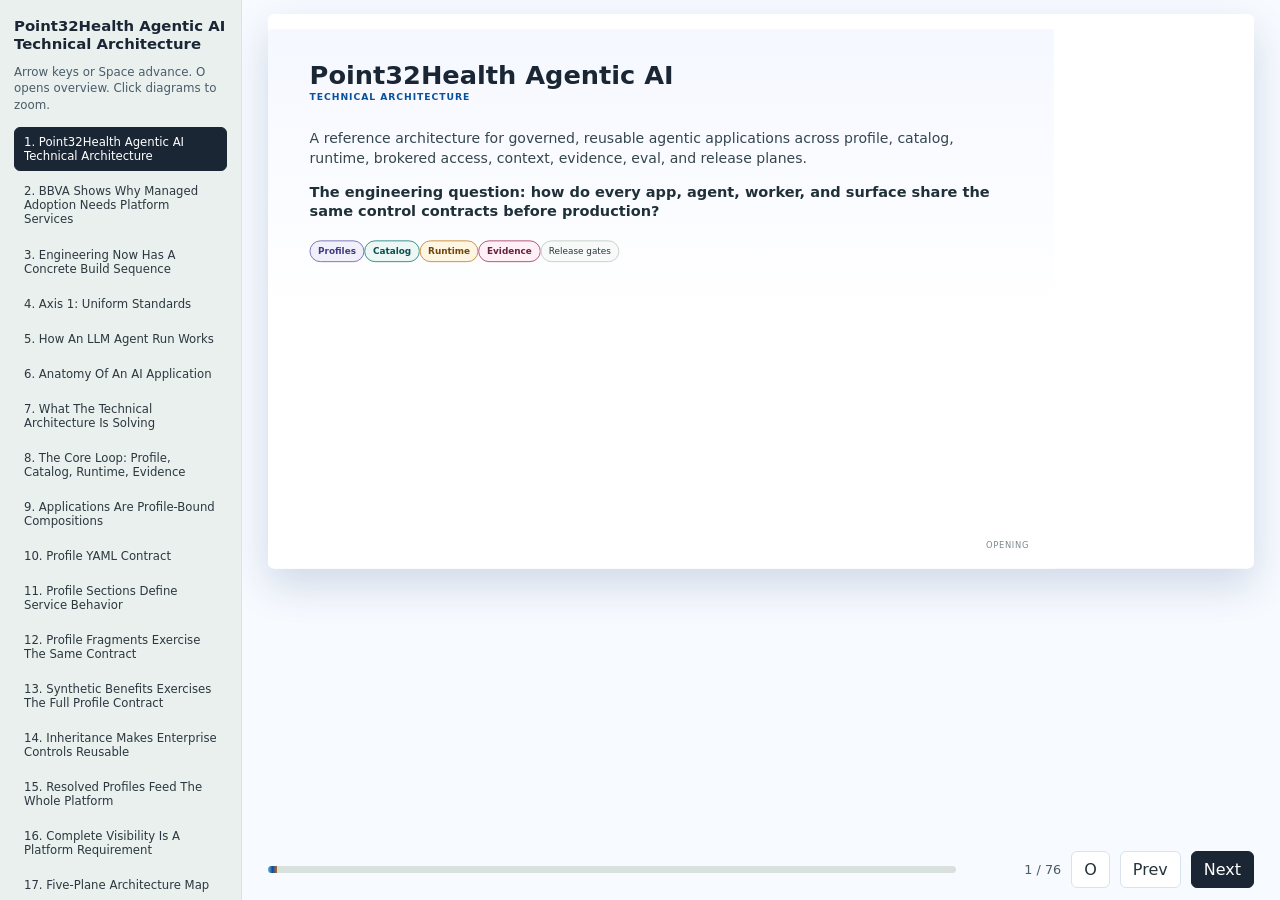
<file: sources/point32/presentations/technical/index.html>
<!doctype html>
<html lang="en" data-theme="univ-ai-p32-consulting">
<head>
  <meta charset="utf-8">
  <meta name="viewport" content="width=device-width, initial-scale=1">
  <title>Point32Health Agentic AI Technical Architecture</title>
  <style>
@import url("assets/univ-ai-theme.css");

:root {
      --bg: #f3f6f6;
      --paper: #ffffff;
      --ink: #142127;
      --muted: #596870;
      --line: #d7e1de;
      --teal: #0d7773;
      --green: #608f3d;
      --amber: #ba7b1b;
      --rose: #aa4454;
      --violet: #5e58a7;
      --profile: #5e58a7;
      --profile-bg: #f1f0fa;
      --profile-ink: #403a82;
      --catalog: #0d7773;
      --catalog-bg: #edf7f6;
      --catalog-ink: #07514e;
      --runtime: #ba7b1b;
      --runtime-bg: #fff5e3;
      --runtime-ink: #71460b;
      --evidence: #9b2f5f;
      --evidence-bg: #fff0f5;
      --evidence-ink: #68213e;
      --shadow: 0 18px 48px rgba(22, 33, 39, 0.16);
      --radius: 8px;
      --slide-w: 1280px;
      --slide-h: 720px;
    }
    * { box-sizing: border-box; }
    html, body { margin: 0; min-height: 100%; background: var(--bg); color: var(--ink); font-family: Inter, ui-sans-serif, system-ui, -apple-system, BlinkMacSystemFont, "Segoe UI", sans-serif; }
    body { overflow: hidden; }
    button { font: inherit; }
    .deck-shell { height: 100vh; height: 100dvh; display: grid; grid-template-columns: 242px 1fr; grid-template-rows: minmax(0, 1fr) 58px; overflow: hidden; }
    .toc { grid-row: 1 / span 2; background: #e9f0ee; border-right: 1px solid var(--line); padding: 18px 14px; overflow: auto; }
    .toc h1 { margin: 0 0 10px; font-size: .93rem; line-height: 1.2; }
    .toc .hint { margin: 0 0 14px; color: var(--muted); font-size: .74rem; line-height: 1.4; }
    .toc-list { display: grid; gap: 5px; }
    .toc button { width: 100%; text-align: left; border: 1px solid transparent; background: transparent; color: #2c383f; border-radius: 6px; padding: 7px 9px; cursor: pointer; font-size: .73rem; line-height: 1.2; }
    .toc button:hover, .toc button:focus-visible { outline: none; border-color: #b8c8c0; background: #fff; }
    .toc button.active { background: var(--ink); color: #fff; border-color: var(--ink); }
    .toc small { display: block; margin-bottom: 2px; color: inherit; opacity: .62; text-transform: uppercase; letter-spacing: .08em; font-size: .56rem; }

    .stage-wrap { position: relative; display: grid; align-items: start; justify-items: center; min-width: 0; min-height: 0; padding: 14px 26px 8px; overflow: hidden; }
    .slide-fit { width: var(--slide-w); height: var(--slide-h); position: relative; }
    .slides { width: var(--slide-w); height: var(--slide-h); transform: scale(var(--deck-scale, 1)); transform-origin: top left; position: relative; border-radius: var(--radius); box-shadow: var(--shadow); background: var(--paper); overflow: hidden; }
    .slide { position: absolute; inset: 0; display: none; padding: 42px 54px; background: var(--paper); overflow: hidden; }
    .slide.active { display: block; }
    .slide:has(> .source-line).active { display: flex; flex-direction: column; }
    .slide.diagram-slide.active { display: grid; grid-template-rows: minmax(0, 1fr); }
    .slide::after { content: attr(data-section); position: absolute; right: 32px; bottom: 25px; color: #7b888e; font-size: .68rem; letter-spacing: .08em; text-transform: uppercase; }
    .slide[data-kind="appendix"]::after { content: "Appendix"; }
    .eyebrow { display: inline-block; margin: 0 0 12px; color: var(--teal); font-size: .75rem; font-weight: 760; letter-spacing: .1em; text-transform: uppercase; }
    .slide > p:has(> .eyebrow) { margin: 0; }
    h2 { margin: 0; max-width: 1120px; font-size: 2.08rem; line-height: 1.06; letter-spacing: 0; }
    h3 { margin: 0 0 9px; font-size: 1.04rem; line-height: 1.2; letter-spacing: 0; }
    p { color: var(--muted); line-height: 1.4; font-size: .92rem; }
    code, pre { font-family: "SFMono-Regular", Consolas, "Liberation Mono", monospace; }
    .hero-title { margin-top: 20px; max-width: 1020px; font-size: 2.95rem; line-height: 1.02; }
    .hero-subtitle { margin-top: 20px; max-width: 900px; color: #34454d; font-size: 1.14rem; line-height: 1.42; }
    .why-line { max-width: 1040px; margin: 18px 0 0; color: #203039; font-size: 1.18rem; line-height: 1.3; }
    .why-line strong { font-weight: 780; }
    .lead { max-width: 900px; color: #34444b; font-size: 1.05rem; line-height: 1.43; }
    .lead p, .hero-subtitle p, .why-line p, .callout p, .mini-note p, .diagram-caption p, .promotion-rule p { margin: 0; color: inherit; font-size: inherit; line-height: inherit; }
    .source-line { margin-top: auto; padding-top: 14px; color: #6d7980; font-size: .7rem; line-height: 1.25; }
    .source-line p { margin: 0; color: inherit; font-size: inherit; line-height: inherit; }
    .source-line code { color: #405058; }
    .section-divider { background: linear-gradient(135deg, #ffffff 0%, #edf7f6 48%, #f8faf8 100%); text-align: center; }
    .slide.section-divider.active { display: flex; flex-direction: column; align-items: center; justify-content: center; }
    .section-divider h2 { margin: 0 auto; max-width: 1040px; font-size: 3.08rem; line-height: 1.02; }
    .section-divider .lead { margin: 22px auto 0; max-width: 900px; font-size: 1.12rem; }
    .section-divider .chip-row { justify-content: center; margin: 30px auto 0; max-width: 960px; }

    .two-col { display: grid; grid-template-columns: 1fr 1fr; gap: 22px; margin-top: 24px; }
    .two-col.wide-left { grid-template-columns: 1.18fr .82fr; }
    .two-col.wide-right { grid-template-columns: .82fr 1.18fr; }
    .three-col { display: grid; grid-template-columns: repeat(3, 1fr); gap: 17px; margin-top: 24px; }
    .three-col.compact { gap: 13px; margin-top: 16px; }
    .three-col.compact .card { min-height: 78px; padding: 12px 13px; }
    .three-col.compact .card strong { margin-bottom: 5px; font-size: .9rem; }
    .three-col.compact .card p { font-size: .75rem; line-height: 1.25; }
    .four-col { display: grid; grid-template-columns: repeat(4, 1fr); gap: 13px; margin-top: 22px; }
    .five-col { display: grid; grid-template-columns: repeat(5, 1fr); gap: 10px; margin-top: 20px; }
    .card { border: 1px solid var(--line); border-radius: 8px; padding: 15px 16px; background: #fbfcfb; min-height: 105px; }
    .card strong { display: block; margin-bottom: 7px; color: var(--ink); font-size: .96rem; }
    .card p { margin: 0; font-size: .82rem; }
    .metric-card { border-top: 5px solid var(--accent, var(--teal)); }
    .callout { margin-top: 18px; border-left: 5px solid var(--teal); padding: 12px 16px; background: #eef7f6; color: #274047; font-size: .94rem; line-height: 1.35; }
    .callout.neutral { border-left-color: #aebbb4; background: #f8faf8; color: #2e3c42; }
    .mini-note { color: var(--muted); font-size: .78rem; line-height: 1.32; }
    .diagram-frame { margin-top: 18px; height: 365px; border: 1px solid var(--line); border-radius: 8px; background: #fbfcfb; display: grid; place-items: center; overflow: hidden; }
    .diagram-frame figure { width: 100%; height: 100%; margin: 0; display: grid; place-items: center; overflow: hidden; }
    .diagram-frame figcaption { display: none; }
    .diagram-frame img { display: block; width: 100%; height: 100%; object-fit: contain; cursor: zoom-in; }
    .diagram-frame.tall { height: 335px; }
    .diagram-frame.strip { height: 205px; }
    .diagram-frame.medium { height: 315px; }
    .diagram-frame.security-strip { height: 178px; }
    .diagram-frame.no-border { height: auto; border: none; background: transparent; place-items: stretch; overflow: visible; }
    .diagram-caption { margin: 8px 0 0; color: #59676f; font-size: .76rem; }
    .diagram-slide { padding: 18px 28px 26px; }
    .diagram-slide figure { width: 100%; height: 100%; min-width: 0; min-height: 0; margin: 0; display: flex; align-items: center; justify-content: center; overflow: hidden; }
    .slide.diagram-slide img.zoomable { display: block; width: auto; height: 100%; max-width: 100%; max-height: 100%; object-fit: contain; }
    .diagram-slide figcaption { display: none; }
    .diagram-slide::after { bottom: 12px; }
    .four-col.compact { gap: 12px; margin-top: 14px; }
    .four-col.compact .card { min-height: 76px; padding: 12px 13px; }
    .four-col.compact .card strong { margin-bottom: 5px; font-size: .9rem; }
    .four-col.compact .card p { font-size: .76rem; line-height: 1.26; }
    .flow { display: grid; grid-template-columns: repeat(4, 1fr); gap: 12px; margin-top: 24px; align-items: stretch; }
    .flow div { border: 1px solid var(--line); background: #fbfcfb; border-radius: 8px; padding: 14px 12px; min-height: 100px; }
    .flow strong { display: block; margin-bottom: 6px; color: var(--ink); font-size: .9rem; }
    .flow span { color: var(--muted); font-size: .78rem; line-height: 1.31; }
    .timeline { display: grid; grid-template-columns: repeat(5, 1fr); gap: 10px; margin-top: 24px; }
    .timeline div { border-top: 5px solid var(--accent, var(--teal)); border-radius: 8px; background: #fbfcfb; border-left: 1px solid var(--line); border-right: 1px solid var(--line); border-bottom: 1px solid var(--line); padding: 12px 11px; min-height: 118px; }
    .timeline strong { display: block; margin-bottom: 6px; font-size: .9rem; }
    .timeline span { color: var(--muted); font-size: .76rem; line-height: 1.28; }
    .release-ladder { display: grid; grid-template-columns: repeat(3, 1fr); gap: 18px; margin-top: 20px; align-items: stretch; }
    .release-stage { border: 1px solid var(--line); border-top: 6px solid var(--accent, var(--teal)); border-radius: 8px; background: #fbfcfb; padding: 13px 14px; min-height: 148px; }
    .release-stage h3 { margin: 0 0 7px; font-size: .98rem; }
    .release-stage p { margin: 0; font-size: .77rem; line-height: 1.29; }
    .release-stage code { display: inline-block; margin-top: 9px; color: #34434a; background: #eef4f0; border: 1px solid #d7e1de; border-radius: 5px; padding: 4px 6px; font-size: .64rem; }
    .promotion-rule { margin-top: 15px; border: 1px solid #b9c7bf; border-left: 5px solid #aebbb4; border-radius: 8px; background: #f8faf8; color: #2e3c42; padding: 10px 13px; font-size: .8rem; line-height: 1.3; }
    .matrix { width: 100%; border-collapse: collapse; margin-top: 18px; font-size: .78rem; }
    .matrix th, .matrix td { border-bottom: 1px solid var(--line); padding: 8px 9px; text-align: left; vertical-align: top; }
    .matrix th { color: #2e3c42; background: #eef4f0; font-size: .72rem; text-transform: uppercase; letter-spacing: .06em; }
    .chip-row { display: flex; flex-wrap: wrap; gap: 7px; margin-top: 14px; }
    .chip { border: 1px solid #bac9c0; background: #f7faf8; color: #26373e; border-radius: 999px; padding: 6px 10px; font-size: .72rem; }
    .scheme-row { margin-top: 10px; }
    .scheme-row code { color: inherit; font-size: .68rem; }
    .u-dense { padding-top: 34px; }
    .u-tight { padding-top: 28px; }
    .u-dense .lead { max-width: 1060px; margin-top: 4px; font-size: .9rem; line-height: 1.28; }
    .u-dense .code-card { margin-top: 12px; padding: 12px 15px; }
    .u-dense .matrix { margin-top: 12px; font-size: .7rem; }
    .u-dense .matrix th, .u-dense .matrix td { padding: 5px 8px; }
    .u-dense .callout { margin-top: 12px; padding: 9px 13px; font-size: .8rem; line-height: 1.26; }
    .u-tight .lead { max-width: 1060px; margin-top: 2px; font-size: .78rem; line-height: 1.18; }
    .u-tight .profile-fragment-grid { gap: 8px; margin-top: 7px; }
    .u-tight .profile-fragment { padding: 6px 8px; }
    .u-tight .profile-fragment strong { font-size: .68rem; }
    .u-tight .profile-fragment span { margin-bottom: 3px; font-size: .54rem; }
    .u-tight .profile-fragment pre { padding: 5px 6px; font-size: .42rem; line-height: 1.08; }
    .u-tight .callout { margin-top: 7px; padding: 6px 9px; font-size: .68rem; line-height: 1.18; }
    .profile-fragment-grid { display: grid; grid-template-columns: repeat(2, 1fr); gap: 10px; margin-top: 11px; }
    .profile-fragment { border: 1px solid var(--line); border-top: 5px solid var(--accent, var(--profile)); border-radius: 8px; background: linear-gradient(180deg, var(--accent-bg, #f4eff9) 0%, #ffffff 86%); padding: 8px 10px; }
    .profile-fragment strong { display: block; color: var(--ink); font-size: .8rem; line-height: 1.1; }
    .profile-fragment span { display: block; margin: 2px 0 6px; color: var(--muted); font-size: .64rem; line-height: 1.16; }
    .profile-fragment pre { margin: 0; border-radius: 6px; background: #142127; color: #e8f2ef; padding: 7px 8px; font-size: .56rem; line-height: 1.2; white-space: pre-wrap; overflow-wrap: anywhere; }
    .theme-profile { --accent: var(--profile); --accent-bg: var(--profile-bg); --accent-ink: var(--profile-ink); }
    .theme-catalog { --accent: var(--catalog); --accent-bg: var(--catalog-bg); --accent-ink: var(--catalog-ink); }
    .theme-runtime { --accent: var(--runtime); --accent-bg: var(--runtime-bg); --accent-ink: var(--runtime-ink); }
    .theme-evidence { --accent: var(--evidence); --accent-bg: var(--evidence-bg); --accent-ink: var(--evidence-ink); }
    .chip.theme-profile, .chip.theme-catalog, .chip.theme-runtime, .chip.theme-evidence { border-color: var(--accent); background: var(--accent-bg); color: var(--accent-ink); font-weight: 720; }
    .card.theme-profile, .card.theme-catalog, .card.theme-runtime, .card.theme-evidence, .flow div.theme-profile, .flow div.theme-catalog, .flow div.theme-runtime, .flow div.theme-evidence, .timeline div.theme-profile, .timeline div.theme-catalog, .timeline div.theme-runtime, .timeline div.theme-evidence, .aside-panel.theme-profile, .aside-panel.theme-catalog, .aside-panel.theme-runtime, .aside-panel.theme-evidence, .mini-diagram .node.theme-profile, .mini-diagram .node.theme-catalog, .mini-diagram .node.theme-runtime, .mini-diagram .node.theme-evidence { border-top: 5px solid var(--accent); background: linear-gradient(180deg, var(--accent-bg) 0%, #ffffff 88%); }
    .callout.theme-profile, .callout.theme-catalog, .callout.theme-runtime, .callout.theme-evidence { border-left-color: var(--accent); background: var(--accent-bg); color: var(--accent-ink); }
    .code-card { margin-top: 16px; border-radius: 8px; background: #142127; color: #e8f2ef; padding: 14px 16px; overflow: auto; max-height: 450px; border: 1px solid #31454d; }
    .code-card pre { margin: 0; font-size: .68rem; line-height: 1.27; white-space: pre; }
    .code-card.large pre { font-size: .62rem; }
    .code-card.url-card pre { white-space: pre-wrap; overflow-wrap: anywhere; font-size: .62rem; line-height: 1.34; }
    .code-card mark { background: rgba(90, 183, 176, .28); color: inherit; padding: 0 2px; border-radius: 3px; }
    .aside-panel { border-radius: 8px; background: #f8faf8; border: 1px solid var(--line); padding: 16px; }
    .numbered { counter-reset: n; display: grid; gap: 10px; margin-top: 20px; }
    .numbered div { counter-increment: n; display: grid; grid-template-columns: 34px 1fr; gap: 10px; align-items: start; }
    .numbered div::before { content: counter(n); display: grid; place-items: center; width: 28px; height: 28px; border-radius: 50%; background: var(--ink); color: #fff; font-size: .78rem; font-weight: 700; }
    .numbered div.theme-profile, .numbered div.theme-catalog, .numbered div.theme-runtime, .numbered div.theme-evidence { border-left: 5px solid var(--accent); border-radius: 8px; background: var(--accent-bg); padding: 8px 10px 8px 6px; }
    .numbered div.theme-profile::before, .numbered div.theme-catalog::before, .numbered div.theme-runtime::before, .numbered div.theme-evidence::before { background: var(--accent); }
    .axis-map { display: grid; gap: 12px; margin-top: 28px; }
    .axis-map.six { grid-template-columns: repeat(3, 1fr); }
    .axis-map.eight { grid-template-columns: repeat(4, 1fr); }
    .axis-node { border-top: 6px solid var(--accent, var(--teal)); border-radius: 8px; background: #fbfcfb; border-left: 1px solid var(--line); border-right: 1px solid var(--line); border-bottom: 1px solid var(--line); padding: 12px 13px; min-height: 112px; }
    .axis-node b { display: inline-grid; place-items: center; width: 26px; height: 26px; margin-bottom: 8px; border-radius: 50%; background: var(--accent, var(--teal)); color: #fff; font-size: .76rem; }
    .axis-node strong { display: block; color: var(--ink); font-size: .88rem; line-height: 1.15; }
    .axis-node span { display: block; margin-top: 5px; color: var(--muted); font-size: .7rem; line-height: 1.2; }
    .mini-diagram { display: grid; grid-template-columns: repeat(3, 1fr); gap: 13px; margin-top: 24px; }
    .mini-diagram .node { border: 1px solid var(--line); border-top: 5px solid var(--accent, var(--teal)); background: #fbfcfb; border-radius: 8px; padding: 16px; min-height: 120px; }
    .mini-diagram .node strong { display: block; margin-bottom: 8px; }
    .mini-diagram .node span { color: var(--muted); font-size: .82rem; line-height: 1.33; }
    .core-cycle-layout { display: grid; grid-template-columns: minmax(0, 1fr) 330px; gap: 28px; align-items: center; margin-top: 18px; }
    .core-cycle { position: relative; height: 430px; }
    .core-cycle::before { content: ""; position: absolute; left: 50%; top: 50%; width: 374px; height: 374px; transform: translate(-50%, -50%); border-radius: 50%; background: conic-gradient(from -45deg, var(--profile) 0 23%, transparent 23% 27%, var(--catalog) 27% 48%, transparent 48% 52%, var(--runtime) 52% 73%, transparent 73% 77%, var(--evidence) 77% 98%, transparent 98% 100%); -webkit-mask: radial-gradient(farthest-side, transparent 66%, #000 68%); mask: radial-gradient(farthest-side, transparent 66%, #000 68%); opacity: .92; }
    .cycle-center { position: absolute; left: 50%; top: 50%; width: 210px; min-height: 106px; transform: translate(-50%, -50%); display: grid; place-items: center; text-align: center; border: 1px solid var(--line); border-radius: 999px; background: #fff; padding: 16px; box-shadow: 0 10px 28px rgba(22, 33, 39, .1); z-index: 2; }
    .cycle-center strong { display: block; color: var(--ink); font-size: 1rem; line-height: 1.12; }
    .cycle-center span { display: block; margin-top: 7px; color: var(--muted); font-size: .76rem; line-height: 1.22; }
    .cycle-node { position: absolute; z-index: 3; width: 250px; min-height: 124px; border: 1px solid var(--line); border-top: 8px solid var(--accent); border-radius: 8px; background: linear-gradient(180deg, var(--accent-bg) 0%, #ffffff 86%); padding: 13px 15px 14px; box-shadow: 0 12px 28px rgba(22, 33, 39, .1); }
    .cycle-node.profile { top: 0; left: 50%; transform: translateX(-50%); }
    .cycle-node.catalog { right: 0; top: 144px; }
    .cycle-node.runtime { left: 50%; bottom: 0; transform: translateX(-50%); }
    .cycle-node.evidence { left: 0; top: 144px; }
    .cycle-node b { display: inline-grid; place-items: center; width: 30px; height: 30px; margin-bottom: 7px; border-radius: 50%; background: var(--accent); color: #fff; font-size: .82rem; }
    .cycle-node strong { display: block; color: var(--ink); font-size: 1.12rem; line-height: 1.12; }
    .cycle-node span { display: block; margin-top: 7px; color: #46565d; font-size: .76rem; line-height: 1.25; }
    .cycle-arrow { position: absolute; z-index: 4; display: inline-flex; align-items: center; justify-content: center; width: 34px; height: 34px; border: 1px solid var(--accent); border-radius: 50%; background: var(--accent-bg); color: var(--accent-ink); font-size: .7rem; font-weight: 780; box-shadow: 0 7px 18px rgba(22, 33, 39, .1); }
    .cycle-arrow span { display: none; }
    .cycle-arrow b { color: var(--accent); font-size: 1.18rem; line-height: 1; }
    .cycle-arrow.pc { right: 225px; top: 96px; transform: rotate(28deg); }
    .cycle-arrow.cr { right: 224px; bottom: 94px; transform: rotate(-28deg); }
    .cycle-arrow.re { left: 224px; bottom: 94px; transform: rotate(28deg); }
    .cycle-arrow.ep { left: 225px; top: 96px; transform: rotate(-28deg); }
    .mini-cycle-list { display: grid; gap: 10px; margin-top: 14px; }
    .mini-cycle-list div { border-left: 5px solid var(--accent); background: var(--accent-bg); border-radius: 8px; padding: 10px 12px; color: var(--accent-ink); font-size: .8rem; line-height: 1.28; }

    .footer-controls { grid-column: 2; display: flex; align-items: center; gap: 10px; padding: 8px 26px 12px; }
    .progress { flex: 1; height: 7px; border-radius: 999px; background: #d9e1dc; overflow: hidden; }
    .progress span { display: block; height: 100%; width: 0%; background: var(--teal); }
    .counter { min-width: 95px; text-align: right; color: var(--muted); font-size: .8rem; }
    .nav-btn { border: 1px solid var(--line); background: #fff; color: #24343b; border-radius: 6px; padding: 8px 12px; cursor: pointer; }
    .nav-btn.primary { background: var(--ink); color: #fff; border-color: var(--ink); }
    .notes { display: none; position: absolute; left: 44px; right: 44px; bottom: 22px; max-height: 170px; overflow: auto; border: 1px solid #b9c7bf; border-radius: 8px; background: rgba(255,255,255,.97); box-shadow: var(--shadow); padding: 15px 17px; color: #24333a; z-index: 3; font-size: .88rem; line-height: 1.38; }
    .notes.visible { display: block; }
    .overview { position: fixed; inset: 0; display: none; background: rgba(10,18,22,.84); z-index: 10; padding: 34px; overflow: auto; }
    .overview.visible { display: block; }
    .overview-grid { display: grid; grid-template-columns: repeat(auto-fill, minmax(210px, 1fr)); gap: 12px; }
    .overview-card { background: #fff; color: var(--ink); border-radius: 8px; padding: 12px; cursor: pointer; min-height: 104px; border: 3px solid transparent; }
    .overview-card.active { border-color: var(--teal); }
    .overview-card small { display: block; color: var(--teal); text-transform: uppercase; letter-spacing: .08em; font-size: .58rem; margin-bottom: 5px; }
    .overview-card strong { display: block; font-size: .9rem; line-height: 1.18; }
    .zoom { position: fixed; inset: 0; display: none; background: rgba(9,17,21,.9); z-index: 20; align-items: center; justify-content: center; padding: 28px; }
    .zoom.visible { display: flex; }
    .zoom img { max-width: 96vw; max-height: 94vh; background: #fff; border-radius: 8px; box-shadow: var(--shadow); }
    .zoom button { position: fixed; top: 18px; right: 20px; border: 1px solid #fff; background: #fff; color: var(--ink); border-radius: 6px; padding: 8px 12px; cursor: pointer; }

    @media (max-width: 980px) {
      body { overflow: auto; }
      .deck-shell { min-height: 100vh; display: block; }
      .toc { display: none; }
      .stage-wrap { padding: 0; }
      .slides { min-height: 100vh; border-radius: 0; box-shadow: none; }
      .slide { min-height: 100vh; padding: 32px 22px 72px; overflow: auto; }
      h2 { font-size: 1.88rem; }
      .hero-title { font-size: 2.2rem; }
      .core-cycle-layout { grid-template-columns: 1fr; }
      .core-cycle { height: auto; display: grid; gap: 12px; }
      .core-cycle::before, .cycle-center, .cycle-arrow { display: none; }
      .cycle-node, .cycle-node.profile, .cycle-node.catalog, .cycle-node.runtime, .cycle-node.evidence { position: static; width: auto; min-height: 0; transform: none; }
      .footer-controls { position: fixed; left: 0; right: 0; bottom: 0; background: #f3f6f6; }
      .slide::after { position: static; display: block; margin-top: 16px; }
      .diagram-slide img { height: auto; }
    }
    @media print {
      body { overflow: visible; background: #fff; }
      .deck-shell, .stage-wrap, .slide-fit, .slides { display: block; height: auto; max-height: none; width: auto; box-shadow: none; }
      .slides { transform: none; }
      .toc, .footer-controls, .notes, .overview, .zoom { display: none !important; }
      .slide { position: relative; display: block !important; page-break-after: always; width: 1280px; height: 720px; border: 1px solid #ddd; }
      .slide.section-divider { display: flex !important; flex-direction: column; align-items: center; justify-content: center; text-align: center; }
    }



/* Custom htmpres runtime overrides generated after the source deck CSS. */
.visually-hidden {
  position: absolute !important;
  width: 1px !important;
  height: 1px !important;
  padding: 0 !important;
  margin: -1px !important;
  overflow: hidden !important;
  clip: rect(0 0 0 0) !important;
  white-space: nowrap !important;
  border: 0 !important;
}

body.audience-mode .slide .notes {
  display: none !important;
}

.htmpres-filter-defs {
  position: absolute;
  width: 0;
  height: 0;
  overflow: hidden;
}

.slide div.sourceCode,
.slide pre {
  max-width: 100%;
  overflow: auto;
}

.slide > div.sourceCode,
.slide > pre {
  margin-top: 24px;
  border: 1px solid var(--htmpres-code-border, rgba(15, 23, 42, 0.16));
  border-radius: var(--htmpres-code-radius, 8px);
  background: var(--htmpres-code-bg, #172127);
  color: var(--htmpres-code-ink, #eff6f4);
  padding: var(--htmpres-code-pad, 18px);
}

.slide div.sourceCode > pre,
.slide pre.sourceCode {
  margin: 0;
  border: 0;
  background: transparent;
  color: inherit;
  padding: 0;
  box-shadow: none;
}

.slide pre.sourceCode,
.slide pre.sourceCode code {
  white-space: pre;
}

.slide pre code {
  color: inherit;
  font-size: inherit;
  line-height: inherit;
}

.slide pre.numberSource code {
  counter-reset: source-line;
}

.slide pre.numberSource code > span,
.slide code > .code-line {
  display: inline-block;
  min-width: 100%;
  min-height: 1.45em;
  box-sizing: border-box;
  padding-left: 0.65rem;
  padding-right: 0.65rem;
  transition: background 140ms ease, box-shadow 140ms ease, opacity 140ms ease;
}

.slide pre.numberSource code > span {
  counter-increment: source-line;
  position: relative;
  padding-left: 3.1rem;
}

.slide pre.numberSource code > span > a:first-child {
  position: absolute;
  left: 0;
  width: 2.35rem;
  padding-right: 0.5rem;
  color: var(--htmpres-code-line-number, rgba(226, 232, 240, 0.46));
  text-align: right;
  text-decoration: none;
  user-select: none;
}

.slide pre.numberSource code > span > a:first-child::before {
  content: counter(source-line);
}

.slide .code-line-highlight {
  background: var(--htmpres-code-highlight-bg, rgba(193, 131, 34, 0.22));
  box-shadow: inset var(--htmpres-code-highlight-bar-width, 4px) 0 0 var(--htmpres-code-highlight-bar, rgba(193, 131, 34, 0.9));
}

.slide .code-step-active .code-line-dim {
  opacity: 0.42;
}

.slide.transition-fade.active,
.slide.transition-slide.active,
.slide.transition-zoom.active {
  animation-duration: var(--slide-transition-duration, 220ms);
  animation-fill-mode: both;
  animation-timing-function: ease;
}

.slide.transition-fade.active {
  animation-name: htmpres-slide-fade;
}

.slide.transition-slide.active {
  animation-name: htmpres-slide-next;
}

html[data-slide-direction="prev"] .slide.transition-slide.active {
  animation-name: htmpres-slide-prev;
}

.slide.transition-zoom.active {
  animation-name: htmpres-slide-zoom;
}

.slide.transition-none.active,
html[data-slide-direction="none"] .slide.transition-fade.active,
html[data-slide-direction="none"] .slide.transition-slide.active,
html[data-slide-direction="none"] .slide.transition-zoom.active {
  animation: none;
}

@keyframes htmpres-slide-fade {
  from {
    opacity: 0;
  }
  to {
    opacity: 1;
  }
}

@keyframes htmpres-slide-next {
  from {
    opacity: 0;
    transform: translateX(28px);
  }
  to {
    opacity: 1;
    transform: translateX(0);
  }
}

@keyframes htmpres-slide-prev {
  from {
    opacity: 0;
    transform: translateX(-28px);
  }
  to {
    opacity: 1;
    transform: translateX(0);
  }
}

@keyframes htmpres-slide-zoom {
  from {
    opacity: 0;
    transform: scale(0.985);
  }
  to {
    opacity: 1;
    transform: scale(1);
  }
}

.slide .fragment {
  opacity: 0;
  visibility: hidden;
  transform: translateY(var(--fragment-offset, 12px));
  transition:
    opacity var(--fragment-duration, 180ms) ease,
    transform var(--fragment-duration, 180ms) ease,
    filter var(--fragment-duration, 180ms) ease,
    background-color var(--fragment-duration, 180ms) ease,
    box-shadow var(--fragment-duration, 180ms) ease;
}

.slide .fragment.fragment-visible {
  opacity: 1;
  visibility: visible;
  transform: none;
}

.slide .fragment.fragment-none {
  transition: none;
  transform: none;
}

.slide .fragment.fragment-scale:not(.fragment-visible) {
  transform: scale(0.96);
}

.slide .fragment.fragment-left:not(.fragment-visible) {
  transform: translateX(-18px);
}

.slide .fragment.fragment-right:not(.fragment-visible) {
  transform: translateX(18px);
}

.slide .fragment.fragment-rise:not(.fragment-visible),
.slide .fragment.fragment-slide:not(.fragment-visible) {
  transform: translateY(18px);
}

.slide .fragment.fragment-blur:not(.fragment-visible) {
  filter: blur(4px);
}

.slide .fragment.fragment-highlight.fragment-current {
  background: var(--htmpres-fragment-highlight-bg, rgba(193, 131, 34, 0.14));
  box-shadow: inset var(--htmpres-fragment-highlight-bar-width, 4px) 0 0 var(--htmpres-fragment-highlight-bar, rgba(193, 131, 34, 0.75));
}

.slide .fragment.fragment-dim.fragment-past {
  opacity: 0.42;
}

.slide .fragment.fragment-dim.fragment-current {
  opacity: 1;
}

.slide.htmpres-text-fit-active {
  --htmpres-text-fit-scale: 1;
}

.slide.htmpres-text-fit-active h2 {
  font-size: calc(var(--htmpres-h2-size, 2.35rem) * var(--htmpres-text-fit-scale));
}

.slide.htmpres-text-fit-active .hero-title h2 {
  font-size: calc(var(--htmpres-hero-title-size, 3rem) * var(--htmpres-text-fit-scale));
}

.slide.htmpres-text-fit-active h3 {
  font-size: calc(var(--htmpres-h3-size, 1.18rem) * var(--htmpres-text-fit-scale));
}

.slide.htmpres-text-fit-active p,
.slide.htmpres-text-fit-active li,
.slide.htmpres-text-fit-active .card,
.slide.htmpres-text-fit-active .callout {
  font-size: calc(var(--htmpres-body-size, 1rem) * var(--htmpres-text-fit-scale));
}

.slide.htmpres-text-fit-active .eyebrow,
.slide.htmpres-text-fit-active .source-line {
  font-size: calc(var(--htmpres-small-size, 0.78rem) * var(--htmpres-text-fit-scale));
}

.slide.htmpres-text-fit-active pre {
  font-size: calc(var(--htmpres-code-size, 0.9rem) * var(--htmpres-text-fit-scale));
}

.slide[data-overflow="scroll"],
html[data-overflow="scroll"] .slide,
.slide[data-overflow="fit-scroll"].htmpres-text-fit-overflow,
html[data-overflow="fit-scroll"] .slide.htmpres-text-fit-overflow {
  overflow: auto;
  overscroll-behavior: contain;
}

.slide[data-overflow="hidden"],
html[data-overflow="hidden"] .slide,
.slide[data-overflow="fit"],
html[data-overflow="fit"] .slide {
  overflow: hidden;
}

.scroll-cue {
  position: absolute;
  left: 50%;
  bottom: 18px;
  z-index: 9;
  display: grid;
  place-items: center;
  width: 44px;
  height: 26px;
  border: 1px solid rgba(255, 255, 255, 0.34);
  border-radius: 999px;
  background: rgba(17, 24, 39, 0.82);
  box-shadow: 0 8px 20px rgba(15, 23, 42, 0.24);
  opacity: 0;
  pointer-events: none;
  transform: translate(-50%, 6px);
  transition: opacity 160ms ease, transform 160ms ease;
}

.scroll-cue[hidden] {
  display: none;
}

.slides.scroll-cue-visible .scroll-cue {
  opacity: 0.92;
  transform: translate(-50%, 0);
}

.scroll-cue::before {
  content: "";
  width: 9px;
  height: 9px;
  margin-top: -4px;
  border-right: 2px solid #ffffff;
  border-bottom: 2px solid #ffffff;
  transform: rotate(45deg);
  animation: htmpres-scroll-cue 1300ms ease-in-out infinite;
}

@keyframes htmpres-scroll-cue {
  0%,
  100% {
    opacity: 0.45;
    transform: translateY(-2px) rotate(45deg);
  }
  50% {
    opacity: 1;
    transform: translateY(3px) rotate(45deg);
  }
}

@media (prefers-reduced-motion: reduce) {
  .slide.transition-fade.active,
  .slide.transition-slide.active,
  .slide.transition-zoom.active {
    animation: none;
  }

  .slide .fragment {
    transition: none;
    transform: none;
  }

  .scroll-cue::before {
    animation: none;
  }
}

@media print {
  .slide .fragment {
    opacity: 1 !important;
    visibility: visible !important;
    transform: none !important;
    filter: none !important;
  }
}

.slide .sourceCode .al,
.slide .sourceCode .er {
  color: var(--htmpres-code-token-alert, #fecdd3);
}

.slide .sourceCode .kw,
.slide .sourceCode .cf,
.slide .sourceCode .im {
  color: var(--htmpres-code-token-keyword, #7dd3fc);
  font-weight: 700;
}

.slide .sourceCode .dt,
.slide .sourceCode .at {
  color: var(--htmpres-code-token-type, #c4b5fd);
}

.slide .sourceCode .st,
.slide .sourceCode .ss,
.slide .sourceCode .ch {
  color: var(--htmpres-code-token-string, #a7f3d0);
}

.slide .sourceCode .dv,
.slide .sourceCode .bn,
.slide .sourceCode .fl {
  color: var(--htmpres-code-token-number, #fcd34d);
}

.slide .sourceCode .co {
  color: var(--htmpres-code-token-comment, #94a3b8);
  font-style: italic;
}

.slide .sourceCode .fu,
.slide .sourceCode .bu,
.slide .sourceCode .ot {
  color: var(--htmpres-code-token-function, #f9a8d4);
}

.slide .sourceCode .op,
.slide .sourceCode .sc,
.slide .sourceCode .va {
  color: var(--htmpres-code-token-base, #f8fafc);
}

.slide > :not(.ds-full):not(.ds-left):not(.ds-right) {
  position: relative;
  z-index: 1;
}

.slide .ds-full,
.slide .ds-left,
.slide .ds-right {
  position: absolute;
  top: 0;
  bottom: 0;
  z-index: 0;
  min-width: 0;
  min-height: 0;
  display: grid;
  align-content: center;
  justify-items: stretch;
  gap: 1rem;
  overflow: hidden;
  padding: 48px 58px;
}

.slide .ds-full {
  left: 0;
  right: 0;
}

.slide .ds-global-background {
  pointer-events: none;
  opacity: var(--ds-bg-opacity, 1);
}

.slide .ds-left {
  left: 0;
  width: 50%;
  padding-right: 29px;
}

.slide .ds-right {
  right: 0;
  width: 50%;
  padding-left: 29px;
}

.slide .ds-layer {
  position: relative;
  z-index: 1;
}

.slide .ds-no-pad {
  padding: 0 !important;
}

.slide .ds-center {
  place-items: center;
  text-align: center;
}

.slide .ds-top {
  align-content: start;
}

.slide .ds-bottom {
  align-content: end;
}

.slide .ds-split {
  display: grid;
  grid-template-columns: repeat(var(--ds-columns, 2), minmax(0, 1fr));
  gap: var(--ds-gap, 0);
  min-height: var(--ds-height, 420px);
  margin-top: var(--ds-margin-top, 24px);
  overflow: hidden;
}

.slide .ds-pane,
.slide .ds-media {
  min-width: 0;
  min-height: 0;
  overflow: hidden;
}

.slide .ds-pane {
  display: grid;
  align-content: center;
  gap: 1rem;
  padding: var(--ds-pad, 28px);
  background: var(--ds-bg, transparent);
  border: var(--ds-border, 0);
  border-radius: var(--ds-radius, 0);
}

.slide .ds-media {
  display: grid;
  place-items: center;
}

.slide .ds-frame {
  border: 1px solid var(--ds-frame-border, rgba(15, 23, 42, 0.14));
  border-radius: var(--ds-radius, 8px);
  background: var(--ds-frame-bg, #ffffff);
}

.slide .ds-no-border {
  border: 0 !important;
  border-radius: 0 !important;
  background: transparent !important;
}

.slide .ds-hide {
  display: none !important;
}

.slide .ds-media > p,
.slide .ds-media > figure,
.slide .ds-media.ds-fit > p,
.slide .ds-media.ds-fit > figure,
.slide .ds-media.ds-fill > p,
.slide .ds-media.ds-fill > figure {
  width: 100%;
  height: 100%;
  margin: 0;
  display: grid;
  place-items: center;
}

.slide .ds-media img,
.slide .ds-media video,
.slide .ds-media iframe,
.slide .ds-media object,
.slide .ds-media embed,
.slide img.ds-fit,
.slide video.ds-fit,
.slide iframe.ds-fit,
.slide object.ds-fit,
.slide embed.ds-fit,
.slide img.ds-fill,
.slide video.ds-fill,
.slide iframe.ds-fill,
.slide object.ds-fill,
.slide embed.ds-fill,
.slide .ds-media.ds-fit img,
.slide .ds-media.ds-fit video,
.slide .ds-media.ds-fit iframe,
.slide .ds-media.ds-fit object,
.slide .ds-media.ds-fit embed,
.slide .ds-media.ds-fill img,
.slide .ds-media.ds-fill video,
.slide .ds-media.ds-fill iframe,
.slide .ds-media.ds-fill object,
.slide .ds-media.ds-fill embed {
  display: block;
  width: 100%;
  max-width: 100%;
  height: 100%;
  max-height: 100%;
}

.slide .ds-media img,
.slide .ds-media video,
.slide .ds-media iframe,
.slide .ds-media object,
.slide .ds-media embed {
  object-fit: contain;
}

.slide .ds-global-background img,
.slide .ds-global-background video,
.slide .ds-global-background iframe,
.slide .ds-global-background object,
.slide .ds-global-background embed {
  object-position: var(--ds-bg-position, center);
}

.slide img.ds-fit,
.slide video.ds-fit,
.slide iframe.ds-fit,
.slide object.ds-fit,
.slide embed.ds-fit,
.slide .ds-media.ds-fit img,
.slide .ds-media.ds-fit video,
.slide .ds-media.ds-fit iframe,
.slide .ds-media.ds-fit object,
.slide .ds-media.ds-fit embed {
  object-fit: contain;
}

.slide img.ds-fill,
.slide video.ds-fill,
.slide iframe.ds-fill,
.slide object.ds-fill,
.slide embed.ds-fill,
.slide .ds-media.ds-fill img,
.slide .ds-media.ds-fill video,
.slide .ds-media.ds-fill iframe,
.slide .ds-media.ds-fill object,
.slide .ds-media.ds-fill embed {
  object-fit: cover;
}

.slide audio.ds-fit,
.slide audio.ds-fill,
.slide .ds-media audio {
  width: 100%;
  height: auto;
}

.slide .ds-inline {
  display: flex;
  flex-wrap: wrap;
  align-items: center;
  gap: var(--ds-gap, 14px);
}

.slide .ds-inline > p,
.slide .ds-inline > figure {
  margin: 0;
}

.slide .ds-inline img,
.slide .ds-inline video,
.slide .ds-inline iframe {
  width: var(--ds-inline-size, 160px);
  height: auto;
  max-width: 100%;
}

.slide .ds-grid {
  display: grid;
  grid-template-columns: repeat(var(--ds-columns, 3), minmax(0, 1fr));
  gap: var(--ds-gap, 12px);
}

.slide .ds-grid > * {
  min-width: 0;
}

.slide .ds-grid > p,
.slide .ds-grid > figure {
  margin: 0;
}

.slide img.ds-rounded,
.slide video.ds-rounded,
.slide iframe.ds-rounded,
.slide object.ds-rounded,
.slide embed.ds-rounded,
.slide .ds-rounded img,
.slide .ds-rounded video,
.slide .ds-rounded iframe,
.slide .ds-rounded object,
.slide .ds-rounded embed {
  border-radius: var(--ds-radius, 16px);
}

.slide img.ds-bn,
.slide video.ds-bn,
.slide iframe.ds-bn,
.slide object.ds-bn,
.slide embed.ds-bn,
.slide img.ds-bw,
.slide video.ds-bw,
.slide iframe.ds-bw,
.slide object.ds-bw,
.slide embed.ds-bw,
.slide .ds-bn img,
.slide .ds-bn video,
.slide .ds-bn iframe,
.slide .ds-bn object,
.slide .ds-bn embed,
.slide .ds-bw img,
.slide .ds-bw video,
.slide .ds-bw iframe,
.slide .ds-bw object,
.slide .ds-bw embed {
  --ds-filter-preset: var(--ds-bn-filter, grayscale(1));
}

.slide img.ds-vivid,
.slide video.ds-vivid,
.slide iframe.ds-vivid,
.slide object.ds-vivid,
.slide embed.ds-vivid,
.slide .ds-vivid img,
.slide .ds-vivid video,
.slide .ds-vivid iframe,
.slide .ds-vivid object,
.slide .ds-vivid embed {
  --ds-filter-preset: var(--ds-vivid-filter, saturate(1.35) contrast(1.12));
}

.slide img.ds-noir,
.slide video.ds-noir,
.slide iframe.ds-noir,
.slide object.ds-noir,
.slide embed.ds-noir,
.slide .ds-noir img,
.slide .ds-noir video,
.slide .ds-noir iframe,
.slide .ds-noir object,
.slide .ds-noir embed {
  --ds-filter-preset: var(--ds-noir-filter, grayscale(1) contrast(1.36) brightness(0.9));
}

.slide img.ds-chrome,
.slide video.ds-chrome,
.slide iframe.ds-chrome,
.slide object.ds-chrome,
.slide embed.ds-chrome,
.slide .ds-chrome img,
.slide .ds-chrome video,
.slide .ds-chrome iframe,
.slide .ds-chrome object,
.slide .ds-chrome embed {
  --ds-filter-preset: var(--ds-chrome-filter, saturate(1.45) contrast(1.16) brightness(1.06));
}

.slide img.ds-fade,
.slide video.ds-fade,
.slide iframe.ds-fade,
.slide object.ds-fade,
.slide embed.ds-fade,
.slide .ds-fade img,
.slide .ds-fade video,
.slide .ds-fade iframe,
.slide .ds-fade object,
.slide .ds-fade embed {
  --ds-filter-preset: var(--ds-fade-filter, saturate(0.62) contrast(0.92) brightness(1.12) opacity(0.82));
}

.slide img.ds-filter,
.slide video.ds-filter,
.slide iframe.ds-filter,
.slide object.ds-filter,
.slide embed.ds-filter,
.slide .ds-filter img,
.slide .ds-filter video,
.slide .ds-filter iframe,
.slide .ds-filter object,
.slide .ds-filter embed {
  --ds-filter-custom:
    grayscale(var(--ds-grayscale, 0))
    sepia(var(--ds-sepia, 0))
    saturate(var(--ds-saturation, 1))
    contrast(var(--ds-contrast, 1))
    brightness(clamp(0, calc(var(--ds-brightness, 1) + var(--ds-exposure, 0)), 3))
    hue-rotate(var(--ds-hue, 0deg))
    blur(var(--ds-blur, 0))
    opacity(var(--ds-opacity, 1));
}

.slide img.ds-alpha,
.slide video.ds-alpha,
.slide iframe.ds-alpha,
.slide object.ds-alpha,
.slide embed.ds-alpha,
.slide .ds-alpha img,
.slide .ds-alpha video,
.slide .ds-alpha iframe,
.slide .ds-alpha object,
.slide .ds-alpha embed {
  opacity: var(--ds-opacity, 0.6);
}

.slide img.ds-zoom,
.slide video.ds-zoom,
.slide iframe.ds-zoom,
.slide object.ds-zoom,
.slide embed.ds-zoom,
.slide .ds-zoom img,
.slide .ds-zoom video,
.slide .ds-zoom iframe,
.slide .ds-zoom object,
.slide .ds-zoom embed {
  transform: scale(var(--ds-scale, 1.2));
}

.slide img.ds-theme-filter,
.slide video.ds-theme-filter,
.slide iframe.ds-theme-filter,
.slide object.ds-theme-filter,
.slide embed.ds-theme-filter,
.slide .ds-theme-filter img,
.slide .ds-theme-filter video,
.slide .ds-theme-filter iframe,
.slide .ds-theme-filter object,
.slide .ds-theme-filter embed {
  --ds-filter-preset: var(--ds-theme-filter, );
}

.slide img.ds-sharpen,
.slide video.ds-sharpen,
.slide iframe.ds-sharpen,
.slide object.ds-sharpen,
.slide embed.ds-sharpen,
.slide .ds-sharpen img,
.slide .ds-sharpen video,
.slide .ds-sharpen iframe,
.slide .ds-sharpen object,
.slide .ds-sharpen embed {
  --ds-filter-sharpen: var(--ds-sharpen-filter, url("#htmpres-sharpen"));
}

.slide img.ds-bn,
.slide video.ds-bn,
.slide iframe.ds-bn,
.slide object.ds-bn,
.slide embed.ds-bn,
.slide img.ds-bw,
.slide video.ds-bw,
.slide iframe.ds-bw,
.slide object.ds-bw,
.slide embed.ds-bw,
.slide img.ds-vivid,
.slide video.ds-vivid,
.slide iframe.ds-vivid,
.slide object.ds-vivid,
.slide embed.ds-vivid,
.slide img.ds-noir,
.slide video.ds-noir,
.slide iframe.ds-noir,
.slide object.ds-noir,
.slide embed.ds-noir,
.slide img.ds-chrome,
.slide video.ds-chrome,
.slide iframe.ds-chrome,
.slide object.ds-chrome,
.slide embed.ds-chrome,
.slide img.ds-fade,
.slide video.ds-fade,
.slide iframe.ds-fade,
.slide object.ds-fade,
.slide embed.ds-fade,
.slide img.ds-filter,
.slide video.ds-filter,
.slide iframe.ds-filter,
.slide object.ds-filter,
.slide embed.ds-filter,
.slide img.ds-theme-filter,
.slide video.ds-theme-filter,
.slide iframe.ds-theme-filter,
.slide object.ds-theme-filter,
.slide embed.ds-theme-filter,
.slide img.ds-sharpen,
.slide video.ds-sharpen,
.slide iframe.ds-sharpen,
.slide object.ds-sharpen,
.slide embed.ds-sharpen,
.slide .ds-bn img,
.slide .ds-bn video,
.slide .ds-bn iframe,
.slide .ds-bn object,
.slide .ds-bn embed,
.slide .ds-bw img,
.slide .ds-bw video,
.slide .ds-bw iframe,
.slide .ds-bw object,
.slide .ds-bw embed,
.slide .ds-vivid img,
.slide .ds-vivid video,
.slide .ds-vivid iframe,
.slide .ds-vivid object,
.slide .ds-vivid embed,
.slide .ds-noir img,
.slide .ds-noir video,
.slide .ds-noir iframe,
.slide .ds-noir object,
.slide .ds-noir embed,
.slide .ds-chrome img,
.slide .ds-chrome video,
.slide .ds-chrome iframe,
.slide .ds-chrome object,
.slide .ds-chrome embed,
.slide .ds-fade img,
.slide .ds-fade video,
.slide .ds-fade iframe,
.slide .ds-fade object,
.slide .ds-fade embed,
.slide .ds-filter img,
.slide .ds-filter video,
.slide .ds-filter iframe,
.slide .ds-filter object,
.slide .ds-filter embed,
.slide .ds-theme-filter img,
.slide .ds-theme-filter video,
.slide .ds-theme-filter iframe,
.slide .ds-theme-filter object,
.slide .ds-theme-filter embed,
.slide .ds-sharpen img,
.slide .ds-sharpen video,
.slide .ds-sharpen iframe,
.slide .ds-sharpen object,
.slide .ds-sharpen embed {
  filter: var(--ds-filter-preset, ) var(--ds-filter-custom, ) var(--ds-filter-sharpen, );
}

.slide img.ds-original,
.slide video.ds-original,
.slide iframe.ds-original,
.slide object.ds-original,
.slide embed.ds-original,
.slide .ds-original img,
.slide .ds-original video,
.slide .ds-original iframe,
.slide .ds-original object,
.slide .ds-original embed {
  filter: none !important;
  opacity: 1;
}

.slide .ds-readable,
.slide .ds-vignette {
  position: relative;
  isolation: isolate;
}

.slide .ds-readable::before {
  content: "";
  position: absolute;
  inset: 0;
  z-index: 1;
  pointer-events: none;
  background: linear-gradient(
    var(--ds-readable-angle, 90deg),
    rgba(0, 0, 0, var(--ds-readable-start, 0.5)),
    rgba(0, 0, 0, var(--ds-readable-end, 0.16))
  );
}

.slide .ds-vignette::after {
  content: "";
  position: absolute;
  inset: 0;
  z-index: 1;
  pointer-events: none;
  box-shadow: inset 0 0 var(--ds-vignette-size, 160px) var(--ds-vignette-color, rgba(0, 0, 0, var(--ds-vignette, 0.35)));
}

.slide .ds-vignette-light {
  --ds-vignette-color: rgba(255, 255, 255, var(--ds-vignette, 0.35));
}

.slide .ds-readable .ds-layer,
.slide .ds-vignette .ds-layer {
  z-index: 2;
}

body.presenter-mode .deck-shell {
  grid-template-columns: minmax(180px, 220px) minmax(0, 1fr) minmax(280px, 360px) !important;
  grid-template-rows: minmax(0, 1fr) 58px !important;
  column-gap: 12px;
}

body.presenter-mode .stage-wrap {
  grid-column: 2 !important;
  grid-row: 1 !important;
}

body.presenter-mode .footer-controls {
  grid-column: 2 / 4 !important;
  grid-row: 2 !important;
}

.presenter-notes {
  grid-column: 3;
  grid-row: 1;
  min-width: 0;
  position: relative;
  z-index: 2;
  border-left: 1px solid var(--htmpres-panel-border, rgba(15, 23, 42, 0.14));
  background: var(--htmpres-panel-bg, #fff);
  color: var(--htmpres-panel-ink, #172033);
  padding: 18px 20px;
  overflow: auto;
}

.presenter-notes h2 {
  margin: 0 0 14px;
  font-size: 0.9rem;
  line-height: 1.2;
  letter-spacing: 0;
  text-transform: uppercase;
  color: var(--htmpres-panel-muted, #64748b);
}

.presenter-note-body {
  font-size: 1rem;
  line-height: 1.5;
}

.presenter-note-body p {
  margin: 0 0 0.85rem;
}

.presenter-note-empty {
  color: var(--htmpres-panel-muted, #64748b);
  font-style: italic;
}

@media (max-width: 980px) {
  .slide-fit {
    width: 100% !important;
    height: auto;
  }

  .slides {
    width: 100% !important;
    height: auto;
    max-height: none;
    aspect-ratio: auto;
    transform: none !important;
  }

  .two-col,
  .two-col.wide-left,
  .two-col.wide-right,
  .three-col,
  .four-col,
  .five-col,
  .flow,
  .timeline,
  .release-ladder,
  .story-layout,
  .story-steps,
  .story-stat-grid,
  .story-bridge,
  .url-pair,
  .profile-fragment-grid,
  .axis-map,
  .axis-map.six,
  .axis-map.eight,
  .kpi-grid,
  .mini-diagram,
  .checklist,
  .mixed-transition,
  .transition-strip,
  .feature-status {
    grid-template-columns: 1fr !important;
  }

  .two-col > *,
  .three-col > *,
  .four-col > *,
  .five-col > *,
  .flow > *,
  .timeline > *,
  .release-ladder > *,
  .story-layout > *,
  .story-steps > *,
  .story-stat-grid > *,
  .story-bridge > *,
  .url-pair > *,
  .profile-fragment-grid > *,
  .axis-map > *,
  .kpi-grid > *,
  .mini-diagram > *,
  .checklist > *,
  .mixed-transition > *,
  .transition-strip > *,
  .feature-status > *,
  .code-card,
  .lead,
  .callout,
  .source-line,
  .axis,
  .matrix {
    min-width: 0;
    max-width: 100%;
    box-sizing: border-box;
  }

  .chip-row > p {
    display: flex;
    flex-wrap: wrap;
    gap: 7px;
    margin: 0;
  }

  .chip-row .chip {
    display: inline-flex;
    max-width: 100%;
  }

  .source-line {
    position: static;
    left: auto;
    right: auto;
    bottom: auto;
    display: block;
    overflow-wrap: anywhere;
    word-break: break-word;
  }

  .source-line code {
    overflow-wrap: anywhere;
    word-break: break-word;
  }

  .slide .code-card pre,
  .slide .code-card pre.sourceCode,
  .slide .code-card pre.sourceCode code,
  .slide .code-card code {
    white-space: pre-wrap;
    overflow-wrap: anywhere;
    word-break: break-word;
  }

  .slide code,
  .scheme-row code {
    overflow-wrap: anywhere;
    word-break: break-word;
  }

  .axis {
    grid-template-columns: 1fr !important;
  }

  .axis .bar {
    min-width: 0;
  }

  body.presenter-mode .deck-shell {
    position: fixed;
    inset: 0;
    display: grid !important;
    grid-template-columns: 1fr !important;
    grid-template-rows: minmax(104px, 32vh) minmax(0, 1fr) var(--htmpres-mobile-footer-row, 64px) !important;
    width: 100%;
    height: max(360px, calc(var(--htmpres-viewport-height, 100dvh) - var(--htmpres-mobile-browser-clearance, 0px))) !important;
    max-height: max(360px, calc(var(--htmpres-viewport-height, 100dvh) - var(--htmpres-mobile-browser-clearance, 0px))) !important;
    min-height: 0;
    overflow: hidden;
    column-gap: 0;
  }

  body.presenter-mode .stage-wrap {
    grid-column: 1 !important;
    grid-row: 2 !important;
    min-height: 0;
    overflow: hidden;
    padding: 0 !important;
  }

  body.presenter-mode .footer-controls {
    grid-column: 1 !important;
    grid-row: 3 !important;
  }

  .presenter-notes {
    grid-column: 1 !important;
    grid-row: 1 !important;
    border-left: 0;
    border-top: 0;
    border-bottom: 1px solid rgba(15, 23, 42, 0.14);
    min-height: 0;
    max-height: none;
    padding: 14px 16px;
    overflow: auto;
  }
}

  </style>
</head>
<body class="audience-mode">
  <div class="deck-shell">
    <aside class="toc" aria-label="Slide list">
      <h1>Point32Health Agentic AI Technical Architecture</h1>
      <p class="hint">Arrow keys or Space advance. O opens overview. Click diagrams to zoom.</p>
      <div class="toc-list" id="tocList"></div>
    </aside>

    <main class="stage-wrap">
      <div class="slide-fit" id="slideFit">
        <div class="slides" id="slides">
          <section class="slide hero-title active" data-section="Opening" data-title="Point32Health Agentic AI Technical Architecture">

            <h2>Point32Health Agentic AI</h2>
            <p><span class="eyebrow">Technical architecture</span></p>
            <div class="hero-subtitle">
            <p>A reference architecture for governed, reusable agentic applications across profile, catalog, runtime, brokered access, context, evidence, eval, and release planes.</p>
            </div>
            <div class="why-line">
            <p><strong>The engineering question: how do every app, agent, worker, and surface share the same control contracts before production?</strong></p>
            </div>
            <div class="chip-row">
            <p><span class="chip theme-profile">Profiles</span><span class="chip theme-catalog">Catalog</span><span class="chip theme-runtime">Runtime</span><span class="chip theme-evidence">Evidence</span><span class="chip">Release gates</span></p>
            </div>
          </section>

          <section class="slide" data-section="Pre-story" data-title="BBVA Shows Why Managed Adoption Needs Platform Services">

            <h2>BBVA shows why regulated AI adoption needs a managed platform path</h2>
            <p><span class="eyebrow">Regulated-bank example</span></p>
            <div class="lead">
            <p>BBVA is useful technically because it turned hidden AI demand into a governed path: secure entry, fast approval, observable use, human ownership, and reusable patterns before unmanaged usage became the default.</p>
            </div>
            <div class="flow" aria-label="Technical lessons from BBVA adoption">
            <div class="theme-runtime">
            <strong>Managed entry point</strong><span>Users had a supported way to reach AI services instead of copying sensitive work into unsanctioned tools.</span>
            </div>
            <div class="theme-profile">
            <strong>Human ownership</strong><span>Prompt privacy, ownership rules, and quality expectations kept people accountable for outputs.</span>
            </div>
            <div class="theme-catalog">
            <strong>Reusable patterns</strong><span>Champions, use cases, internal GPTs, and shared prompts made adoption visible and productizable.</span>
            </div>
            <div class="theme-evidence">
            <strong>Evidence loop</strong><span>Usage, quality, controls, and outcomes became measurable enough to improve the next wave.</span>
            </div>
            </div>
            <div class="callout neutral">
            <p>For Point32Health, the platform implication is concrete: every approved surface should enter through profile, catalog, runtime, broker, resolver, evidence, eval, and release contracts instead of becoming another local exception.</p>
            </div>
            <div class="source-line">
            <p>Source: Garicano, Li &amp; Wu, <em>Messy Jobs</em>, ch. 7, “BBVA: escaping pilot purgatory”; user-provided screenshots.</p>
            </div>
          </section>

          <section class="slide hero-title" data-section="Build Sequence" data-title="Engineering Now Has A Concrete Build Sequence">

            <h2>Engineering now has a concrete build sequence</h2>
            <p><span class="eyebrow">Technical package orientation</span></p>
            <div class="why-line">
            <p><strong>The current document package turns the architecture into an executable sequence: intake first, trace capture second, review/archive plus memory seed third, then the first full application proof.</strong></p>
            </div>
            <div class="axis-map six" aria-label="Technical build sequence">
            <div class="axis-node theme-catalog">
            <b>1</b><strong>Thin intake spine</strong><span>Project, run, agent-client, raw-trace, canonical-trace, and evidence IDs.</span>
            </div>
            <div class="axis-node theme-evidence">
            <b>2</b><strong>Managed harness capture</strong><span>Codex and Claude Code-style sessions launch with instrumentation and review context.</span>
            </div>
            <div class="axis-node" style="--accent: var(--amber)">
            <b>3</b><strong>Review and memory seed</strong><span>Specs, outputs, HTML artifacts, feedback, archives, summaries, context-pack candidates, and simple indexes.</span>
            </div>
            <div class="axis-node theme-profile">
            <b>4</b><strong>Synthetic Benefits MVP</strong><span>First full app proof across profile, broker, resolver, runtime, HITL, evals, and catalog glass.</span>
            </div>
            <div class="axis-node" style="--accent: var(--green)">
            <b>5</b><strong>Pilots and capabilities</strong><span>DAIS, payer workflows, shared capabilities, and release-gated reuse.</span>
            </div>
            <div class="axis-node" style="--accent: var(--violet)">
            <b>6</b><strong>AI-native expansion</strong><span>River-like operating model only after governed memory and evidence are real.</span>
            </div>
            </div>
            <div class="source-line">
            <p>Sources: <code>readmefirst.md</code>, <code>implspec.md</code> Section 21, <code>catalog.md</code>, <code>agent_harnesses.md</code>, <code>evals.md</code></p>
            </div>
          </section>

          <section class="slide section-divider" data-section="Technical" data-title="Axis 1: Uniform Standards">

            <h2>Uniform Standards</h2>
            <p><span class="eyebrow">Axis 1</span></p>
            <div class="lead">
            <p>Profiles, catalog records, runtime APIs, bindings, access decisions, evidence events, eval suites, and release gates are the stable surfaces that every implementation plugs into.</p>
            </div>
            <div class="chip-row">
            <p><span class="chip theme-profile">Profile</span><span class="chip theme-catalog">Catalog</span><span class="chip theme-runtime">Runtime</span><span class="chip theme-evidence">Evidence</span><span class="chip">Broker</span><span class="chip">Resolver</span><span class="chip">Release</span></p>
            </div>
          </section>

          <section class="slide diagram-slide title-hidden" data-section="Technical" data-title="How An LLM Agent Run Works">

            <h2 class="visually-hidden">How An LLM Agent Run Works</h2>
            <figure>
            <img src="assets/llm-agent-run.svg" class="zoomable" alt="Diagram explaining sources, model turns, tool runs, evals, human review, and evidence outputs in an LLM agent run" />
            <figcaption aria-hidden="true">Diagram explaining sources, model turns, tool runs, evals, human review, and evidence outputs in an LLM agent run</figcaption>
            </figure>
          </section>

          <section class="slide diagram-slide title-hidden" data-section="Technical" data-title="Anatomy Of An AI Application">

            <h2 class="visually-hidden">Anatomy Of An AI Application</h2>
            <figure>
            <img src="assets/ai-application-anatomy.svg" class="zoomable" alt="Diagram defining profile, catalog, runtime, and evidence terms used in an enterprise AI application" />
            <figcaption aria-hidden="true">Diagram defining profile, catalog, runtime, and evidence terms used in an enterprise AI application</figcaption>
            </figure>
          </section>

          <section class="slide hero-title" data-section="Technical" data-title="What The Technical Architecture Is Solving">

            <h2>A buildable substrate for governed, reusable agentic applications</h2>
            <p><span class="eyebrow">Reference architecture</span></p>
            <div class="hero-subtitle">
            <p>The architecture prevents each application from rebuilding runtime, access, tool governance, evidence, eval, approval, release, and observability primitives. The common substrate lets teams move faster while making the work visible and controllable.</p>
            </div>
            <div class="mini-diagram">
            <div class="node" style="--accent: var(--rose)">
            <strong>Problem</strong><span>Local app stacks hide risk, duplicate controls, and make evidence and reuse inconsistent.</span>
            </div>
            <div class="node theme-catalog">
            <strong>Architecture</strong><span>Profiles, catalog, runtime, broker, resolver, evidence, evals, and deployment bindings.</span>
            </div>
            <div class="node" style="--accent: var(--green)">
            <strong>Outcome</strong><span>Complete visibility, safer delivery, shared capabilities, and staged production readiness.</span>
            </div>
            </div>
            <div class="source-line">
            <p>Sources: <code>conceptspec.md</code>, <code>implspec.md</code>, <code>catalog.md</code>, <code>profilespec.md</code></p>
            </div>
          </section>

          <section class="slide" data-section="Technical" data-title="The Core Loop: Profile, Catalog, Runtime, Evidence">

            <h2>The platform loop is profile, catalog, runtime, evidence, then the next controlled turn</h2>
            <p><span class="eyebrow">System loop</span></p>
            <div class="core-cycle-layout">
            <div class="core-cycle" aria-label="Profile to catalog to runtime to evidence continuous technical platform cycle">
            <div class="cycle-center">
            <div>
            <strong>Same contract every run</strong><span>Evidence turns execution into audit, evals, optimization input, and release proof.</span>
            </div>
            </div>
            <div class="cycle-node profile theme-profile">
            <b>1</b><strong>Profile</strong><span>Purpose, surfaces, users, authority, data/tools, sandbox, evals, release, and risk.</span>
            </div>
            <div class="cycle-node catalog theme-catalog">
            <b>2</b><strong>Catalog</strong><span>Resolved profile, ownership, bindings, policies, approvals, metrics, incidents, and reuse candidates.</span>
            </div>
            <div class="cycle-node runtime theme-runtime">
            <b>3</b><strong>Runtime</strong><span>Profile-bound run, brokered access, context resolution, capability calls, and approval routing.</span>
            </div>
            <div class="cycle-node evidence theme-evidence">
            <b>4</b><strong>Evidence</strong><span>Trace events, artifacts, evals, audit export, feedback, optimizer inputs, and release proof.</span>
            </div>
            <div class="cycle-arrow pc theme-profile">
            <span>resolve contract</span><b>→</b>
            </div>
            <div class="cycle-arrow cr theme-catalog">
            <span>publish controls</span><b>→</b>
            </div>
            <div class="cycle-arrow re theme-runtime">
            <span>write proof</span><b>→</b>
            </div>
            <div class="cycle-arrow ep theme-evidence">
            <span>gate and learn</span><b>→</b>
            </div>
            </div>
            <section id="implementation-rule" class="aside-panel theme-evidence">
            <h3>Implementation rule</h3>
            <p>Any UI, batch job, notebook, or external agent client should enter through this loop instead of bypassing profile, catalog, runtime, or evidence contracts.</p>
            <div class="mini-cycle-list">
            <div class="theme-profile">
            <strong>Profile</strong> is the typed input.
            </div>
            <div class="theme-catalog">
            <strong>Catalog</strong> is the system of record.
            </div>
            <div class="theme-runtime">
            <strong>Runtime</strong> is the enforcement point.
            </div>
            <div class="theme-evidence">
            <strong>Evidence</strong> is the proof and learning layer.
            </div>
            </div>
            </section>
            </div>
          </section>

          <section class="slide" data-section="Technical" data-title="Applications Are Profile-Bound Compositions">

            <h2>An agentic application is a governed composition, not just an agent</h2>
            <p><span class="eyebrow">Application model</span></p>
            <div class="three-col">
            <div class="card metric-card" style="--accent: var(--green)">
            <p><strong>Business surface</strong></p>
            <p>React app, Teams, portal, call-center console, reviewer workbench, API, batch, notebook, IVR.</p>
            </div>
            <div class="card metric-card theme-runtime">
            <p><strong>Runtime composition</strong></p>
            <p>Lead agent, deterministic services, retrievers, tools, typed capabilities, sandbox jobs, approval objects.</p>
            </div>
            <div class="card metric-card theme-profile">
            <p><strong>Governance envelope</strong></p>
            <p>Authority, data class, policies, evidence, evals, observability, release gates, risks, implementation bindings.</p>
            </div>
            </div>
            <div class="code-card">
            <pre><code>composition:
  component_policy: single_lead_agent
  components:
    - synthetic_benefits_domain_agent
    - synthetic_plan_document_retriever
    - synthetic_eligibility_lookup
    - evidence_bundle_writer
    - approval_router</code></pre>
            </div>
          </section>

          <section class="slide" data-section="Technical" data-title="Profile YAML Contract">

            <h2>Profiles are human-readable contracts and machine-actionable inputs</h2>
            <p><span class="eyebrow">Profile model</span></p>
            <div class="four-col">
            <div class="card theme-profile">
            <p><strong>Intent</strong></p>
            <p>Business purpose, domain, owners, users, value hypothesis, maturity.</p>
            </div>
            <div class="card theme-profile">
            <p><strong>Authority</strong></p>
            <p>Surfaces, default authority level, autonomous actions, approval-required actions, prohibited actions.</p>
            </div>
            <div class="card theme-runtime">
            <p><strong>Runtime</strong></p>
            <p>Composition, data, access modes, tools, execution, sandbox, implementation bindings.</p>
            </div>
            <div class="card">
            <p><strong>Controls</strong></p>
            <p>Human review, evidence, evals, observability, security, regulatory, release, operations, risks.</p>
            </div>
            </div>
            <div class="code-card">
            <pre><code>authority:
  default_level: L1_DRAFT
access:
  access_broker_required: true
  ambient_credentials_allowed: false
sandbox:
  network_policy: deny_by_default
evidence:
  bundle_required: true
evals:
  release_gate_required: true</code></pre>
            </div>
          </section>

          <section class="slide u-dense" data-section="Technical" data-title="Profile Sections Define Service Behavior">

            <h2>Profile sections map directly to platform behavior</h2>
            <p><span class="eyebrow">Profile section map</span></p>
            <div class="lead">
            <p>The resolved profile is the typed control document consumed by catalog, validators, provisioning preview, runtime, brokers, resolvers, evidence, evals, release gates, and operational views.</p>
            </div>
            <table class="matrix" aria-label="Profile sections and platform consumers">
            <thead>
            <tr>
            <th>
            Decision area
            </th>
            <th>
            Profile sections
            </th>
            <th>
            Platform behavior
            </th>
            </tr>
            </thead>
            <tbody>
            <tr>
            <td>
            Portfolio identity
            </td>
            <td>
            <code>metadata</code>, <code>catalog</code>, <code>business</code>, <code>maturity</code>, <code>risks</code>
            </td>
            <td>
            Owner views, value hypothesis, lifecycle state, portfolio filters, risk review.
            </td>
            </tr>
            <tr>
            <td>
            Entry and users
            </td>
            <td>
            <code>surfaces</code>, <code>users</code>
            </td>
            <td>
            Allowed UI/API/batch entry points, identity classes, external-facing risk flags.
            </td>
            </tr>
            <tr>
            <td>
            Authority and data
            </td>
            <td>
            <code>authority</code>, <code>data</code>, <code>access</code>, <code>tools</code>
            </td>
            <td>
            Autonomous actions, approvals, PHI posture, logical refs, broker grants, tool risk.
            </td>
            </tr>
            <tr>
            <td>
            Runtime shape
            </td>
            <td>
            <code>composition</code>, <code>execution</code>, <code>sandbox</code>
            </td>
            <td>
            Lead agent/workflow graph, durable modes, sandbox substrate, network and secrets policy.
            </td>
            </tr>
            <tr>
            <td>
            Human control
            </td>
            <td>
            <code>human_in_loop</code>
            </td>
            <td>
            Reviewer roles, approval actions, escalation triggers, edit-and-approve paths.
            </td>
            </tr>
            <tr>
            <td>
            Proof and gates
            </td>
            <td>
            <code>evidence</code>, <code>evals</code>, <code>observability</code>, <code>release</code>
            </td>
            <td>
            Required events, artifacts, metrics, eval suites, release gates, rollback readiness.
            </td>
            </tr>
            <tr>
            <td>
            Production readiness
            </td>
            <td>
            <code>security</code>, <code>regulatory</code>, <code>operations</code>, <code>implementation_bindings</code>, <code>provisioning</code>
            </td>
            <td>
            Least privilege, HIPAA/docs, runbooks, selected resources, preview/apply jobs.
            </td>
            </tr>
            </tbody>
            </table>
            <div class="callout theme-profile">
            <p>Field-level lineage matters: reviewers need to know which values came from the base profile, which were overridden by the app, and which loosened controls need approval.</p>
            </div>
            <div class="source-line">
            <p>Source: <code>profilespec.md</code> sections 3-4</p>
            </div>
          </section>

          <section class="slide u-dense" data-section="Technical" data-title="Profile Fragments Exercise The Same Contract">

            <h2>Profile fragments show how one schema changes runtime and governance</h2>
            <p><span class="eyebrow">Profile examples</span></p>
            <div class="lead">
            <p>These authored profiles keep the same base contract but change surfaces, authority, logical IDs, access modes, binding refs, HITL triggers, evidence, and release risk.</p>
            </div>
            <div class="profile-fragment-grid" aria-label="Technical profile YAML fragments">
            <div class="profile-fragment theme-profile">
            <strong>Benefits explanation</strong><span>Logical source plus prompt/eval refs</span>
            <pre>metadata.name: benefits_explanation_app
authority.default_level: L1_DRAFT
data.classification: phi_pii
data.sources:
- logical_id: datasource://point32health/benefits/prod/plan_documents
access_mode: retrieval
implementation_bindings:
prompt_refs: [prompt://point32health/benefits/prod/domain_agent/default]
eval_refs: [eval://point32health/benefits/prod/golden_set/v1]
hitl.gates: [formal_determination]</pre>
            </div>
            <div class="profile-fragment theme-profile">
            <strong>Provider directory integrity</strong><span>Batch flow, provider-removal gate</span>
            <pre>metadata.name: provider_directory_integrity_app
surfaces: [ops_dashboard, provider_portal, batch]
authority.default_level: L2_RECOMMEND
data.classification: confidential
data.sources:
- logical_id: datasource://point32health/providers/prod/directory
access_mode: api_delta_event
writeback.mode: approval_required
hitl.gates: [provider_removal, network_status]</pre>
            </div>
            <div class="profile-fragment theme-profile">
            <strong>Medical necessity review</strong><span>Highly restricted reviewer assist</span>
            <pre>metadata.name: medical_necessity_review_app
component_pattern: multi_agent_application
authority.default_level: L2_RECOMMEND
data.classification: highly_restricted
data.sources:
- logical_id: datasource://point32health/clinical/prod/prior_auth_packet
access_mode: mounted_snapshot
sandbox.egress: deny_by_default
hitl.gates: [adverse_determination]</pre>
            </div>
            <div class="profile-fragment theme-profile">
            <strong>Claims exception resolution</strong><span>Recommendation with controlled writeback</span>
            <pre>metadata.name: claims_exception_resolution_app
surfaces: [claims_workbench, batch_queue]
authority.default_level: L2_RECOMMEND
data.classification: highly_restricted
data.sources:
- logical_id: datasource://point32health/claims/prod/pended_claims
access_mode: readonly_delta
writeback.mode: approval_required
hitl.gates: [payment_change, denial, fwa_referral]</pre>
            </div>
            </div>
            <div class="callout neutral">
            <p>When a profile references a logical URL such as <code>datasource://...</code> or <code>prompt://...</code>, the selected concrete binding belongs in the catalog binding registry and release binding set, not in agent code.</p>
            </div>
            <div class="source-line">
            <p>Source: <code>profiles.md</code> application-profile examples</p>
            </div>
          </section>

          <section class="slide u-tight" data-section="Technical" data-title="Synthetic Benefits Exercises The Full Profile Contract">

            <h2>Synthetic Benefits shows how a resolved profile drives runtime, broker, resolver, and release controls</h2>
            <p><span class="eyebrow">Profile deep dive</span></p>
            <div class="lead">
            <p>One project can exercise the full contract without PHI: app identity and authority, component graph, logical data refs, brokered access, context materialization, evidence, evals, and bindings.</p>
            </div>
            <div class="profile-fragment-grid" aria-label="Synthetic Benefits resolved profile slices">
            <div class="profile-fragment theme-profile">
            <strong>App envelope and authority</strong><span>Inherited base plus app-specific guardrails</span>
            <pre>metadata.name: synthetic_benefits_navigator_app
inheritance.parent: enterprise_healthcare_agent_base
maturity.stage: prototype
surfaces.allowed_surface_types: [react_app, api, cli, hitl_console]
authority:
default_level: L1_DRAFT
allowed_actions: [retrieve_context, call_tools, draft_response]
approval_required_for: [mark_response_as_approved, simulated_send_response]
prohibited_actions: [use_real_phi, use_real_member_data, perform_real_writeback]</pre>
            </div>
            <div class="profile-fragment theme-runtime">
            <strong>Components, access, and sandbox</strong><span>How the runtime constrains execution</span>
            <pre>composition.component_policy: single_lead_agent
components:
- synthetic_benefits_domain_agent: agent
- synthetic_plan_document_retriever: retrieval_service
- synthetic_eligibility_lookup: tool
- evidence_bundle_writer: service/platform_candidate
access:
access_broker_required: true
default_access_duration: run_scoped
ambient_credentials_allowed: false
sandbox.network_policy: deny_by_default</pre>
            </div>
            <div class="profile-fragment theme-catalog">
            <strong>Logical data and context</strong><span>Catalog refs resolve to approved handles</span>
            <pre>data:
data_classification: internal
logical_reference_required: true
sources:
- logical_id: datasource://point32health/synthetic/dev/plan_documents
type: markdown_document_corpus
access_mode: retrieval
- logical_id: datasource://point32health/synthetic/dev/accumulators
type: csv_table
access_mode: database_readonly
context_resources:
- logical_id: datasource://point32health/synthetic/dev/plan_documents
resolver: static_local
indexes: [index://point32health/synthetic/dev/plan_documents/fulltext?at=build:1]</pre>
            </div>
            <div class="profile-fragment theme-evidence">
            <strong>Evidence, evals, and bindings</strong><span>Release readiness is explicit</span>
            <pre>human_in_loop.escalation_triggers:
[missing_plan_document, conflicting_data, low_confidence]
evidence:
bundle_required: true
required_events: [run_created, profile_resolved, access_decision, context_resolved, retrieval, tool_call, model_call, approval, eval_result]
evals:
eval_types: [golden_set, citation_fidelity, tool_correctness, refusal, regression]
release_gate_required: true
implementation_bindings:
infrastructure_stack_ref: deploy/infrastructure/dev
prompt_registry_refs: [prompts/synthetic_benefits/domain_agent/v0.1]
eval_suite_refs: [evals/synthetic_benefits/golden_set/v0.1]</pre>
            </div>
            </div>
            <div class="callout neutral">
            <p>At runtime, these fields become concrete checks: resolve profile, compute broker grants, materialize context, enforce HITL, write evidence, run eval gates, and attach the selected binding set.</p>
            </div>
            <div class="source-line">
            <p>Source: <code>profilespec.md</code> Synthetic Benefits overlay and resolved value view</p>
            </div>
          </section>

          <section class="slide" data-section="Technical" data-title="Inheritance Makes Enterprise Controls Reusable">

            <h2>Child profiles declare app-specific facts while inheriting enterprise controls</h2>
            <span class="eyebrow">Profile inheritance</span>
            <div class="flow" style="grid-template-columns: repeat(3, 1fr);">
            <div class="theme-profile">
            <strong>Base profile</strong><span>Section set, defaults, allowed values, control expectations, evidence/eval/security/release posture.</span>
            </div>
            <div class="theme-profile">
            <strong>Child overlay</strong><span>App-specific purpose, surfaces, components, data sources, tools, context, metrics, risks, bindings.</span>
            </div>
            <div class="theme-catalog">
            <strong>Resolved profile</strong><span>Merged view consumed by catalog, validators, runtime, broker, resolver, evals, provisioning, evidence.</span>
            </div>
            </div>
            <div class="callout">
            <p>The resolver should preserve source lineage for each field: inherited, overridden, added, rejected, or accepted as an extension.</p>
            </div>
          </section>

          <section class="slide" data-section="Technical" data-title="Resolved Profiles Feed The Whole Platform">

            <h2>The resolved profile is the shared input to control, runtime, and governance services</h2>
            <p><span class="eyebrow">Contract consumption</span></p>
            <div class="five-col">
            <div class="card theme-catalog">
            <p><strong>Catalog</strong></p>
            <p>Pages, panes, lookup names, maturity, owners, risks.</p>
            </div>
            <div class="card">
            <p><strong>Provisioning</strong></p>
            <p>Binding preview, selected resources, approvals, glass links.</p>
            </div>
            <div class="card theme-runtime">
            <p><strong>Runtime</strong></p>
            <p>Run envelope, allowed surface, tools, capabilities, budgets.</p>
            </div>
            <div class="card theme-catalog">
            <p><strong>Broker/Resolver</strong></p>
            <p>Access decision, logical refs, context handles, lineage.</p>
            </div>
            <div class="card theme-evidence">
            <p><strong>Evidence/Evals</strong></p>
            <p>Required events, artifacts, metrics, thresholds, release gates.</p>
            </div>
            </div>
            <div class="code-card">
            <pre><code>source lineage per field:
  profile: synthetic_benefits_navigator_app
  parent: enterprise_healthcare_agent_base
  field_path: access.ambient_credentials_allowed
  value: false
  resolution: inherited
  consumed_by: [runtime, access_broker, security_glass, release_gate]</code></pre>
            </div>
          </section>

          <section class="slide" data-section="Technical" data-title="Complete Visibility Is A Platform Requirement">

            <h2>The system must make agentic work visible at portfolio, runtime, and control levels</h2>
            <p><span class="eyebrow">Visibility</span></p>
            <div class="three-col">
            <div class="card metric-card theme-catalog">
            <p><strong>Technical visibility</strong></p>
            <p>Profiles, components, tools, APIs, MCP servers, data sources, logical references, prompts, evals, and bindings.</p>
            </div>
            <div class="card metric-card theme-runtime">
            <p><strong>Runtime visibility</strong></p>
            <p>Runs, state, context resolution, retrieval, model calls, tool calls, sandbox jobs, outputs, and approvals.</p>
            </div>
            <div class="card metric-card" style="--accent: var(--rose)">
            <p><strong>Security visibility</strong></p>
            <p>Identity posture, access decisions, PHI/PII exposure, credential exchange, policy versions, exceptions, incidents, and signoff.</p>
            </div>
            </div>
            <table class="matrix">
            <thead>
            <tr>
            <th>
            Question
            </th>
            <th>
            Catalog answer
            </th>
            </tr>
            </thead>
            <tbody>
            <tr>
            <td>
            What can this app access?
            </td>
            <td>
            Profile data section, logical references, access modes, broker policy, binding rows, evidence events.
            </td>
            </tr>
            <tr>
            <td>
            What did this run do?
            </td>
            <td>
            Run timeline, access decision, context handles, retrieval, tool/model calls, outputs, approvals, eval result.
            </td>
            </tr>
            <tr>
            <td>
            What can be reused?
            </td>
            <td>
            App-local components, consumers, typed capability candidates, eval/readiness signals, owner and release state.
            </td>
            </tr>
            </tbody>
            </table>
          </section>

          <section class="slide" data-section="Technical" data-title="Five-Plane Architecture Map">

            <h2>The governed runtime binds five surrounding planes during a run</h2>
            <p><span class="eyebrow">Architecture map</span></p>
            <div class="diagram-frame strip">
            <figure>
            <img src="assets/five-plane-architecture.png" class="zoomable" alt="Five-plane architecture" />
            <figcaption aria-hidden="true">Five-plane architecture</figcaption>
            </figure>
            </div>
            <div class="diagram-caption">
            <p>Current figure from <code>conceptspec.pdf</code></p>
            </div>
          </section>

          <section class="slide" data-section="Technical" data-title="Surfaces Are Adapters, Not Platforms">

            <h2>Surfaces normalize user and system entry points into profile-bound runtime calls</h2>
            <span class="eyebrow">Access surface plane</span>
            <div class="flow" style="grid-template-columns: repeat(5, 1fr);">
            <div>
            <strong>Surface</strong><span>Teams, React, portal, console, API, batch, notebook, IVR.</span>
            </div>
            <div>
            <strong>APIM edge</strong><span>Authentication, route policy, quotas, gateway controls.</span>
            </div>
            <div class="theme-runtime">
            <strong>Runtime API</strong><span>Creates run, validates profile/surface/release.</span>
            </div>
            <div>
            <strong>Shared services</strong><span>Broker, resolver, tools, model route, evidence, approval.</span>
            </div>
            <div class="theme-catalog">
            <strong>Catalog</strong><span>Displays run, evidence, risk, release, metrics, and incidents.</span>
            </div>
            </div>
            <div class="callout">
            <p>Adding a new UI should not create a new security model, evidence model, or tool-access model.</p>
            </div>
          </section>

          <section class="slide" data-section="Technical" data-title="The Common Agentic Substrate">

            <h2>The platform supplies the support stack that every app would otherwise rebuild</h2>
            <p><span class="eyebrow">Shared substrate</span></p>
            <div class="four-col">
            <div class="card theme-catalog">
            <p><strong>Control</strong></p>
            <p>Catalog, profile registry, bindings, provisioning, policies, prompts, eval/release registry.</p>
            </div>
            <div class="card theme-runtime">
            <p><strong>Runtime</strong></p>
            <p>Run lifecycle, durable workflow, capability router, model gateway, tool invocation, approval routing.</p>
            </div>
            <div class="card">
            <p><strong>Access/context</strong></p>
            <p>Access Broker, Credential Broker, Context Resolver, materialization, cache, indexes, retrieval gateway.</p>
            </div>
            <div class="card theme-evidence">
            <p><strong>Governance</strong></p>
            <p>Evidence bundles, traces, observability, cost, evals, release gates, incidents, capability graduation.</p>
            </div>
            </div>
            <div class="chip-row">
            <p><span class="chip theme-profile">Profiles</span><span class="chip theme-catalog">Catalog</span><span class="chip">Broker</span><span class="chip theme-catalog">Resolver</span><span class="chip">Tool registry</span><span class="chip theme-runtime">Sandbox</span><span class="chip">HITL</span><span class="chip theme-evidence">Evidence</span><span class="chip theme-evidence">Evals</span><span class="chip theme-evidence">Observability</span></p>
            </div>
          </section>

          <section class="slide" data-section="Technical" data-title="Governed Company Memory Bank">

            <h2>Company memory is a governed index over managed runs and evidence</h2>
            <p><span class="eyebrow">Durable memory bank</span></p>
            <div class="lead">
            <p>A Teams thread, harness session, product run, batch workflow, or Databricks job should all resolve to the same profile-bound session, evidence, and catalog model so useful work can be inspected and reused later.</p>
            </div>
            <div class="flow" style="grid-template-columns: repeat(5, 1fr);">
            <div>
            <strong>Work surface</strong><span>Teams, app, API, notebook, batch, reviewer workbench, harness.</span>
            </div>
            <div class="theme-runtime">
            <strong>Managed run</strong><span>Run envelope, actor, profile, release, state, brokered context.</span>
            </div>
            <div class="theme-evidence">
            <strong>Evidence timeline</strong><span>Prompt, access, retrieval, model, tool, approval, eval, output.</span>
            </div>
            <div class="theme-catalog">
            <strong>Catalog memory</strong><span>Products, capabilities, prompts, context packs, decisions, owners.</span>
            </div>
            <div>
            <strong>Reusable asset</strong><span>Approved profiles, eval cases, skills, playbooks, and lessons learned.</span>
            </div>
            </div>
            <table class="matrix">
            <thead>
            <tr>
            <th>
            Managed-memory input
            </th>
            <th>
            System of record
            </th>
            <th>
            Guardrail
            </th>
            </tr>
            </thead>
            <tbody>
            <tr>
            <td>
            Harness and chat work
            </td>
            <td>
            Runtime session + catalog surface refs
            </td>
            <td>
            Permission boundary and owner review
            </td>
            </tr>
            <tr>
            <td>
            Products and patterns
            </td>
            <td>
            Profile/catalog registry
            </td>
            <td>
            Release state and binding set
            </td>
            </tr>
            <tr>
            <td>
            Evidence and lessons
            </td>
            <td>
            Canonical trace/evidence bundle
            </td>
            <td>
            Retention, redaction, reuse eligibility
            </td>
            </tr>
            </tbody>
            </table>
            <div class="callout">
            <p>Project AI helps one team finish a task. Governed company memory preserves the residue of the task so the next team starts from evidence, not a blank prompt.</p>
            </div>
            <div class="source-line">
            <p>Sources: <code>catalog.md</code>, <code>agent_harnesses.md</code>, <code>implspec.md</code>, <code>evals.md</code></p>
            </div>
          </section>

          <section class="slide section-divider" data-section="Harness Intake" data-title="Technical Deep Dive: Harness Intake Foundation">

            <h2>Harness Intake Foundation</h2>
            <p><span class="eyebrow">Intake before app proof</span></p>
            <div class="lead">
            <p>Before the first full application MVP, the platform should prove that employee-used agents can be registered, launched, captured, normalized, redacted, summarized, and reviewed without PHI exposure or broad credentials.</p>
            </div>
            <div class="chip-row">
            <p><span class="chip theme-runtime">Codex</span><span class="chip theme-runtime">Claude Code</span><span class="chip theme-catalog">Project IDs</span><span class="chip theme-evidence">Raw traces</span><span class="chip theme-evidence">Canonical traces</span><span class="chip">Review queue</span></p>
            </div>
          </section>

          <section class="slide u-dense" data-section="Harness Intake" data-title="Managed Harness Session Envelope">

            <h2>Managed agent sessions enter through a launch envelope</h2>
            <p><span class="eyebrow">Harness runtime</span></p>
            <div class="lead">
            <p>The first runtime slice does not need every application feature. It needs a managed launch context that names the project, run, agent client, allowed data class, instrumentation profile, collector route, and review obligations.</p>
            </div>
            <div class="two-col">
            <div class="flow" style="grid-template-columns: repeat(5, 1fr);">
            <div class="theme-catalog">
            <strong>Register</strong><span>Approved agent client, owner, allowed use, tool policy.</span>
            </div>
            <div class="theme-runtime">
            <strong>Launch</strong><span>Project/run IDs, workspace, hook refs, collector route.</span>
            </div>
            <div>
            <strong>Constrain</strong><span>No broad credentials, no PHI by default, scoped files/tools.</span>
            </div>
            <div class="theme-evidence">
            <strong>Capture</strong><span>Prompt, context, files, tools, artifacts, reviewer notes.</span>
            </div>
            <div class="theme-catalog">
            <strong>Review</strong><span>Trace health, candidate resources, approval state.</span>
            </div>
            </div>
            <div class="code-card">
            <pre><code>managed_session:
  project_ref: project://point32health/platform/dev/agentic_intake_demo
  agent_client_ref: agentclient://point32health/platform/dev/codex
  instrumentation_ref: instrumentation://point32health/platform/dev/codex-otel-v1
  allowed_data_class: internal_non_phi
  evidence_required: [raw_trace, canonical_trace, artifacts, reviewer_notes]
  ambient_credentials_allowed: false</code></pre>
            </div>
            </div>
            <div class="source-line">
            <p>Sources: <code>agent_harnesses.md</code> Sections 8-12, <code>securityspec.md</code> Section 18.1</p>
            </div>
          </section>

          <section class="slide" data-section="Harness Intake" data-title="Raw Trace To Canonical Evidence">

            <h2>Raw traces become canonical evidence before they become memory</h2>
            <p><span class="eyebrow">Trace conversion</span></p>
            <div class="lead">
            <p>The platform should preserve the copied raw trace, but use a canonical trace and evidence record for audit, evals, search, memory review, and catalog promotion.</p>
            </div>
            <div class="timeline">
            <div class="theme-runtime">
            <strong>Managed run</strong><span>Interactive harness session with run, project, agent-client, and instrumentation IDs.</span>
            </div>
            <div class="theme-evidence">
            <strong>Raw trace</strong><span>Native transcript, telemetry, hooks, files touched, artifacts, errors, costs.</span>
            </div>
            <div class="theme-evidence">
            <strong>Normalizer</strong><span>Maps native events into stable run, tool, model, file, artifact, and reviewer event types.</span>
            </div>
            <div class="theme-catalog">
            <strong>Canonical trace</strong><span>Redaction state, evidence references, provenance packet, and reuse eligibility.</span>
            </div>
            <div>
            <strong>Decision point</strong><span>Keep audit-only, create eval case, draft catalog resource, or propose memory/context candidate.</span>
            </div>
            </div>
            <div class="callout theme-evidence">
            <p>The memory layer must not treat trace residue as truth by default. Reuse requires classification, redaction, retention, poisoning/staleness checks, and owner approval.</p>
            </div>
            <div class="source-line">
            <p>Sources: <code>agent_harnesses.md</code> Sections 10-13, <code>catalog.md</code> Governance Workflows, <code>future_practices.md</code> Section 6</p>
            </div>
          </section>

          <section class="slide u-dense" data-section="Harness Intake" data-title="Trace-Fed Memory Seed">

            <h2>Approved traces seed memory and context, not broad prompt history</h2>
            <p><span class="eyebrow">Memory seed</span></p>
            <div class="lead">
            <p>The first reusable-memory layer should be deliberately small: project memory files, trace summaries, cache manifests, context-pack candidates, simple BM25/full-text indexes, and draft catalog candidates.</p>
            </div>
            <table class="matrix">
            <thead>
            <tr>
            <th>
            Trace-derived artifact
            </th>
            <th>
            Minimum control
            </th>
            <th>
            Catalog value
            </th>
            </tr>
            </thead>
            <tbody>
            <tr>
            <td>
            Project memory file
            </td>
            <td>
            Owner, source trace, retention, sensitivity, unresolved assumptions.
            </td>
            <td>
            Lets the next run start with reviewed project context.
            </td>
            </tr>
            <tr>
            <td>
            Trace summary
            </td>
            <td>
            Raw/canonical refs, redaction state, reviewer note, confidence.
            </td>
            <td>
            Supports audit, search, and human handoff without exposing the full transcript.
            </td>
            </tr>
            <tr>
            <td>
            Cache or context-pack candidate
            </td>
            <td>
            Source hashes, ACL, allowed profiles, freshness, approval state.
            </td>
            <td>
            Creates reusable context only when policy allows reuse.
            </td>
            </tr>
            <tr>
            <td>
            Simple index coverage
            </td>
            <td>
            Source set, build ID, excluded paths, tenant/project scope.
            </td>
            <td>
            Shows what the prototype can retrieve and what it cannot.
            </td>
            </tr>
            <tr>
            <td>
            Draft catalog candidate
            </td>
            <td>
            Observed vs inferred vs AI-drafted vs approved fields separated.
            </td>
            <td>
            Turns repeated work into profiles, prompts, tools, eval cases, or capabilities.
            </td>
            </tr>
            </tbody>
            </table>
            <div class="source-line">
            <p>Sources: <code>catalog.md</code> Prototype-Supporting Catalog MVP, <code>agent_harnesses.md</code> Section 16, <code>evals.md</code> Section 6</p>
            </div>
          </section>

          <section class="slide" data-section="Technical" data-title="17 Logical Services, 8 Owned Deployables">

            <h2>The architecture names logical services; the baseline implementation keeps ownership practical</h2>
            <p><span class="eyebrow">Implementation packaging</span></p>
            <div class="two-col">
            <div class="card metric-card theme-profile">
            <p><strong>17 logical services</strong></p>
            <p>Stable platform capabilities exposed to profiles, runtime, provisioning, catalog views, governance, and operations.</p>
            </div>
            <div class="card metric-card theme-catalog">
            <p><strong>8 owned deployables</strong></p>
            <p>Initial Point32Health-operated units that host related logical services while using Azure, Databricks, and enterprise managed backends.</p>
            </div>
            </div>
            <div class="callout">
            <p>The service count should not be read as 17 custom servers. Only rows named HTTP Server in the baseline table are long-lived custom HTTP services.</p>
            </div>
            <div class="source-line">
            <p>Source: <code>implspec.md</code> Sections 2.1 and 2.2</p>
            </div>
          </section>

          <section class="slide" data-section="Technical" data-title="Baseline Deployable Ownership">

            <h2>Eight baseline units define ownership for the first controlled implementation</h2>
            <span class="eyebrow">Owned implementation units</span>
            <table class="matrix">
            <thead>
            <tr>
            <th>
            Unit
            </th>
            <th>
            Main responsibility
            </th>
            </tr>
            </thead>
            <tbody>
            <tr>
            <td>
            Catalog and Glass HTTP Server
            </td>
            <td>
            Registries, profile resolution, approvals, release/eval records, provisioning preview, role-aware UI.
            </td>
            </tr>
            <tr>
            <td>
            Agent Runtime HTTP Server
            </td>
            <td>
            Run lifecycle, durable session state, orchestrator handoff, sandbox dispatch, kill switch.
            </td>
            </tr>
            <tr>
            <td>
            Access and Credential Broker HTTP Server
            </td>
            <td>
            Policy decision, token/session exchange, run-scoped credential/cache policy.
            </td>
            </tr>
            <tr>
            <td>
            Context and Retrieval HTTP Server
            </td>
            <td>
            Logical ID resolution, context-pack resolution, retrieval handles, lineage.
            </td>
            </tr>
            <tr>
            <td>
            Evidence and Observability Writer HTTP Server
            </td>
            <td>
            Canonical append API for evidence, trace, cost, observability, and imported summaries.
            </td>
            </tr>
            <tr>
            <td>
            Worker, Sandbox, Tool/API/MCP Pack
            </td>
            <td>
            Queued work, isolated execution, and gateway-backed tool/API/MCP wrappers.
            </td>
            </tr>
            </tbody>
            </table>
          </section>

          <section class="slide" data-section="Technical" data-title="Queue-Backed Worker Rule">

            <h2>HTTP servers validate and enqueue; workers perform long-running work</h2>
            <span class="eyebrow">Execution boundary</span>
            <div class="flow" style="grid-template-columns: repeat(5, 1fr);">
            <div>
            <strong>Request</strong><span>Caller asks for run, provisioning, eval, index, import, or sandbox work.</span>
            </div>
            <div class="theme-profile">
            <strong>Control API</strong><span>Validates caller, profile, policy, approval, and idempotency key.</span>
            </div>
            <div>
            <strong>Job/outbox</strong><span>PostgreSQL durable state stores lease, retry, dead-letter, evidence refs.</span>
            </div>
            <div class="theme-runtime">
            <strong>Worker</strong><span>Requests fresh broker access at execution time and performs the work.</span>
            </div>
            <div class="theme-evidence">
            <strong>Evidence</strong><span>Progress, completion, failure, policy version, output, and rollback refs.</span>
            </div>
            </div>
            <div class="callout">
            <p>Queue payloads carry logical IDs, handles, policy versions, run IDs, and idempotency keys. They do not carry reusable secrets or raw PHI payloads.</p>
            </div>
          </section>

          <section class="slide" data-section="Technical" data-title="Catalog As The Technical System Of Record">

            <h2>The catalog is where profile intent, binding choices, runtime evidence, and governance posture meet</h2>
            <p><span class="eyebrow">Catalog core</span></p>
            <div class="diagram-frame tall">
            <figure>
            <img src="assets/catalog-core.png" class="zoomable" alt="Catalog core diagram" />
            <figcaption aria-hidden="true">Catalog core diagram</figcaption>
            </figure>
            </div>
          </section>

          <section class="slide u-dense" data-section="Technical" data-title="Catalog URLs Are The Routing Contract">

            <h2>Catalog URLs are the routing contract between profiles, harnesses, resolvers, bindings, and evidence</h2>
            <p><span class="eyebrow">Logical reference contract</span></p>
            <div class="lead">
            <p>Services exchange logical references instead of physical paths, endpoints, or vendor IDs. The catalog, runtime, harness intake, broker, and resolver choose the approved binding for the caller, profile, environment, release, and policy state.</p>
            </div>
            <div class="chip-row scheme-row" aria-label="Catalog logical reference schemes">
            <p><span class="chip theme-catalog"><code>project://</code></span><span class="chip theme-catalog"><code>app://</code></span><span class="chip theme-catalog"><code>agentclient://</code></span><span class="chip theme-catalog"><code>instrumentation://</code></span><span class="chip theme-catalog"><code>hook://</code></span><span class="chip theme-catalog"><code>collector://</code></span><span class="chip theme-catalog"><code>rawtrace://</code></span><span class="chip theme-catalog"><code>traceimport://</code></span><span class="chip theme-catalog"><code>run://</code></span><span class="chip theme-catalog"><code>trace://</code></span><span class="chip theme-catalog"><code>review://</code></span><span class="chip theme-catalog"><code>reviewevent://</code></span><span class="chip theme-catalog"><code>artifact://</code></span><span class="chip theme-catalog"><code>datasource://</code></span><span class="chip theme-catalog"><code>index://</code></span><span class="chip theme-catalog"><code>contextpack://</code></span><span class="chip theme-catalog"><code>prompt://</code></span><span class="chip theme-catalog"><code>eval://</code></span><span class="chip theme-catalog"><code>release://</code></span><span class="chip theme-catalog"><code>glass://</code></span></p>
            </div>
            <div class="code-card url-card">
            <pre><code>&lt;scheme&gt;://point32health/&lt;domain-or-platform-area&gt;/&lt;environment&gt;/&lt;object-path&gt;?&lt;selector&gt;

prompt://point32health/benefits/prod/domain_agent/default?at=stage:approved
datasource://point32health/benefits/staging/plan_documents?at=snapshot:2026-06-01
eval://point32health/benefits/prod/golden_set/v1
trace://point32health/benefits/prod/run_abc123/evidence
project://point32health/platform/dev/agentic_intake_demo
agentclient://point32health/platform/dev/codex
rawtrace://point32health/platform/dev/codex/session/native_session_123
traceimport://point32health/platform/dev/codex-hook-normalizer-v1
review://point32health/platform/dev/research/run_20260813_001/spec-review
reviewevent://point32health/platform/dev/research/run_20260813_001/spec-review/cmt_03
artifact://point32health/platform/dev/research/run_20260813_001/reviews/spec-review</code></pre>
            </div>
            <table class="matrix">
            <thead>
            <tr>
            <th>
            Segment
            </th>
            <th>
            Platform behavior
            </th>
            </tr>
            </thead>
            <tbody>
            <tr>
            <td>
            <code>scheme</code>
            </td>
            <td>
            Selects object family: project, app, agent client, instrumentation, hook, collector, raw trace, trace import, run, trace, review, feedback event, artifact, data, index, context pack, prompt, eval, release, glass.
            </td>
            </tr>
            <tr>
            <td>
            <code>area</code>
            </td>
            <td>
            Finds owner domain, platform service, policy scope, and portfolio grouping.
            </td>
            </tr>
            <tr>
            <td>
            <code>environment</code>
            </td>
            <td>
            Chooses dev, staging, or prod binding set and permission posture.
            </td>
            </tr>
            <tr>
            <td>
            <code>selector</code>
            </td>
            <td>
            Pins version, stage, snapshot, build, release, commit, or timestamp.
            </td>
            </tr>
            </tbody>
            </table>
            <div class="callout neutral">
            <p>Resolver outputs include the physical handle, policy version, binding row, snapshot or artifact hash, and evidence reference needed for replay and audit.</p>
            </div>
            <div class="source-line">
            <p>Sources: <code>catalog.md</code> Universal Logical References, <code>implspec.md</code> Section 7.1, <code>agent_harnesses.md</code> Sections 10-12</p>
            </div>
          </section>

          <section class="slide u-dense" data-section="Technical" data-title="Runtime API And Run Lifecycle">

            <h2>POST /runs is the main entry point for access surfaces</h2>
            <span class="eyebrow">Runtime plane</span>
            <div class="flow" style="grid-template-columns: repeat(7, 1fr);">
            <div class="theme-profile">
            <strong>Resolve</strong><span>Application profile and inherited defaults.</span>
            </div>
            <div>
            <strong>Validate</strong><span>Surface, user/app identity, release, budget.</span>
            </div>
            <div class="theme-evidence">
            <strong>Record</strong><span>Durable run ID and initial evidence.</span>
            </div>
            <div>
            <strong>Broker</strong><span>Access decisions for data/tools/context.</span>
            </div>
            <div class="theme-runtime">
            <strong>Invoke</strong><span>Tools, capabilities, model route, sandbox jobs.</span>
            </div>
            <div class="theme-catalog">
            <strong>Review</strong><span>Register review surfaces, feedback events, and live endpoints.</span>
            </div>
            <div class="theme-evidence">
            <strong>Return</strong><span>Status, outputs, approval state, evidence link.</span>
            </div>
            </div>
            <div class="code-card">
            <pre><code>POST /runs
{
  &quot;application_profile&quot;: &quot;synthetic_benefits_navigator_app&quot;,
  &quot;surface&quot;: &quot;benefits_demo_react_app&quot;,
  &quot;user_context&quot;: {&quot;roles&quot;: [&quot;benefits_sme&quot;]},
  &quot;task&quot;: {&quot;type&quot;: &quot;benefits_question&quot;},
  &quot;requested_outputs&quot;: [&quot;answer&quot;, &quot;citations&quot;, &quot;limitations&quot;]
}</code></pre>
            </div>
          </section>

          <section class="slide u-dense" data-section="Technical" data-title="Review Surface Runtime Contract">

            <h2>Review surfaces give HITL a richer runtime contract</h2>
            <p><span class="eyebrow">Review object model</span></p>
            <div class="lead">
            <p>The same HITL mechanism should expose Markdown specs, output drafts, static HTML bundles, live reviewer apps, eval reports, and external glass views through catalog-owned endpoints.</p>
            </div>
            <div class="code-card url-card">
            <pre><code>review://point32health/benefits/dev/run_abc123/spec-review
app://point32health/benefits/dev/hitl/run_abc123/spec-review
hitl://point32health/benefits/dev/run_abc123/review/spec-review
reviewevent://point32health/benefits/dev/run_abc123/spec-review/cmt_03
artifact://point32health/benefits/dev/run_abc123/reviews/spec-review</code></pre>
            </div>
            <table class="matrix">
            <thead>
            <tr>
            <th>
            Backing mode
            </th>
            <th>
            Use it for
            </th>
            <th>
            Archive
            </th>
            </tr>
            </thead>
            <tbody>
            <tr>
            <td>
            Markdown/spec review
            </td>
            <td>
            Plans, specs, rubrics, release notes.
            </td>
            <td>
            Source, rendered HTML, feedback manifest.
            </td>
            </tr>
            <tr>
            <td>
            Static HTML artifact
            </td>
            <td>
            Generated sites, dashboards, browser-test replays.
            </td>
            <td>
            Asset bundle, hashes, screenshot, feedback.
            </td>
            </tr>
            <tr>
            <td>
            Live HITL app
            </td>
            <td>
            Temporary reviewer UI, prototype, eval workbench.
            </td>
            <td>
            Static export where possible; screenshot/HAR/log manifest otherwise.
            </td>
            </tr>
            <tr>
            <td>
            External glass
            </td>
            <td>
            Azure, Databricks, Foundry, Purview, GitHub, SharePoint views.
            </td>
            <td>
            External ID/URL, synced status, local decision evidence.
            </td>
            </tr>
            </tbody>
            </table>
            <div class="callout neutral">
            <p>Generated HTML is useful but untrusted: sandboxed frame, strict CSP, no ambient credentials, signed expiring access, hash checks, and scans before agent reuse.</p>
            </div>
          </section>

          <section class="slide" data-section="Technical" data-title="Catalog Read/Write Control Model">

            <h2>The catalog can be operational without becoming a shadow admin portal</h2>
            <p><span class="eyebrow">Glass behavior</span></p>
            <div class="three-col">
            <div class="card metric-card theme-catalog">
            <p><strong>Reads through owners</strong></p>
            <p>Provider APIs, platform APIs, telemetry exports, event imports, and external glass links.</p>
            </div>
            <div class="card metric-card theme-catalog">
            <p><strong>Writes through workflows</strong></p>
            <p>Typed platform APIs, provisioning compiler, policy API, approval API, and provider drivers.</p>
            </div>
            <div class="card metric-card theme-evidence">
            <p><strong>Stores evidence</strong></p>
            <p>Action request, actor, policy version, binding row, provider resource, result, rollback or revocation handle.</p>
            </div>
            </div>
            <table class="matrix">
            <thead>
            <tr>
            <th>
            Action
            </th>
            <th>
            Write path
            </th>
            <th>
            Catalog record
            </th>
            </tr>
            </thead>
            <tbody>
            <tr>
            <td>
            Provision resource
            </td>
            <td>
            Preview, approval, queued worker, provider driver
            </td>
            <td>
            Plan, job ID, resource IDs, links, rollback
            </td>
            </tr>
            <tr>
            <td>
            Disable tool/model route
            </td>
            <td>
            Runtime/API gateway/model policy driver
            </td>
            <td>
            Actor, reason, affected releases, evidence
            </td>
            </tr>
            <tr>
            <td>
            Launch eval/red-team run
            </td>
            <td>
            Eval control API, queued worker, Foundry/MLflow driver
            </td>
            <td>
            Dataset, job ID, results, gate impact
            </td>
            </tr>
            </tbody>
            </table>
          </section>

          <section class="slide" data-section="Technical" data-title="Registry API And Relational Spine">

            <h2>A relational registry spine makes lookup, lineage, versioning, and promotion practical</h2>
            <p><span class="eyebrow">Registry model</span></p>
            <div class="two-col wide-left">
            <table class="matrix">
            <thead>
            <tr>
            <th>
            Core table
            </th>
            <th>
            Purpose
            </th>
            </tr>
            </thead>
            <tbody>
            <tr>
            <td>
            registry_objects
            </td>
            <td>
            Governed object by type, key, owner, risk, status.
            </td>
            </tr>
            <tr>
            <td>
            registry_object_versions
            </td>
            <td>
            Immutable profile, prompt, policy, schema, tool, binding, release versions.
            </td>
            </tr>
            <tr>
            <td>
            registry_relationships
            </td>
            <td>
            Typed graph across apps, tools, data, policies, releases, evidence.
            </td>
            </tr>
            <tr>
            <td>
            registry_bindings
            </td>
            <td>
            Concrete implementation rows by provider, environment, resource.
            </td>
            </tr>
            <tr>
            <td>
            registry_events
            </td>
            <td>
            Append-only audit trail for create, approve, select, provision, sync.
            </td>
            </tr>
            </tbody>
            </table>
            <section id="why-relational-first" class="aside-panel theme-catalog">
            <h3>Why relational first</h3>
            <p>Owners, releases, approvals, versions, policy assignments, evidence links, and external glass links need joins, constraints, and version history. Large artifacts can live in ADLS/Blob/Delta.</p>
            </section>
            </div>
          </section>

          <section class="slide section-divider" data-section="Technical" data-title="Axis 2: Evidence Traces">

            <h2>Evidence Traces</h2>
            <p><span class="eyebrow">Axis 2</span></p>
            <div class="lead">
            <p>The platform records who asked, what profile and release were used, which access was granted, which context was retrieved, which tools and models ran, who approved, which evals passed, and what artifacts were produced.</p>
            </div>
            <div class="chip-row">
            <p><span class="chip theme-evidence">Run timeline</span><span class="chip">Access envelope</span><span class="chip theme-catalog">Context lineage</span><span class="chip theme-evidence">Guardrail events</span><span class="chip theme-evidence">Eval results</span><span class="chip theme-evidence">Audit export</span></p>
            </div>
          </section>

          <section class="slide" data-section="Technical" data-title="Evidence Bundle Model">

            <h2>The evidence bundle must reconstruct the run without trusting the agent's memory</h2>
            <p><span class="eyebrow">Evidence schema</span></p>
            <div class="three-col">
            <div class="card metric-card theme-evidence">
            <p><strong>Run identity</strong></p>
            <p>Human/caller, app, surface, capability, workload identity, environment, release, approval state, run ID.</p>
            </div>
            <div class="card metric-card theme-evidence">
            <p><strong>Control events</strong></p>
            <p>Profile resolution, policy decision, credential/handle exchange, context resolution, guardrail result, eval gate.</p>
            </div>
            <div class="card metric-card theme-evidence">
            <p><strong>Artifact lineage</strong></p>
            <p>Snapshots, indexes, prompts, model routes, tool calls, outputs, hashes, storage refs, raw/redacted state.</p>
            </div>
            </div>
            <table class="matrix">
            <thead>
            <tr>
            <th>
            Evidence use
            </th>
            <th>
            Required behavior
            </th>
            </tr>
            </thead>
            <tbody>
            <tr>
            <td>
            Audit and compliance
            </td>
            <td>
            Export chain of custody, policy versions, reviewer decisions, source links, retention and legal-hold state.
            </td>
            </tr>
            <tr>
            <td>
            Debug and replay
            </td>
            <td>
            Recover the exact profile, release, context handle, prompt/config, model route, tool path, and output artifact.
            </td>
            </tr>
            <tr>
            <td>
            Reuse and evals
            </td>
            <td>
            Separate raw trace, redacted trace, eval case, optimizer input, and memory artifact with distinct approvals.
            </td>
            </tr>
            </tbody>
            </table>
          </section>

          <section class="slide section-divider" data-section="Technical" data-title="Axis 3: Reuse And Cooperation">

            <h2>Reuse And Cooperation</h2>
            <p><span class="eyebrow">Axis 3</span></p>
            <div class="lead">
            <p>Profiles, inherited controls, typed capabilities, bounded subagents, tool registries, and approved handoffs let teams cooperate while preserving scope, budget, authority, and evidence.</p>
            </div>
            <div class="chip-row">
            <p><span class="chip theme-profile">Profile inheritance</span><span class="chip theme-profile">Typed capabilities</span><span class="chip theme-runtime">Subagents</span><span class="chip theme-runtime">Handoffs</span><span class="chip theme-catalog">Tool registry</span></p>
            </div>
          </section>

          <section class="slide" data-section="Full App Proof" data-title="Synthetic Benefits Is The First Full Application Proof">

            <h2>Synthetic Benefits is the first full application proof after intake works</h2>
            <p><span class="eyebrow">Full app proof</span></p>
            <div class="two-col">
            <section id="why-it-comes-after-intake" class="aside-panel theme-profile">
            <h3>Why it comes after intake</h3>
            <p>The intake spine proves run identity, trace capture, canonical evidence, review state, and memory candidates first. Synthetic Benefits then exercises the full app path without PHI or source-system writeback.</p>
            <div class="chip-row">
            <p><span class="chip theme-profile">Profiles</span><span class="chip">Broker</span><span class="chip">Resolver</span><span class="chip">Retrieval</span><span class="chip">HITL</span><span class="chip theme-evidence">Evals</span></p>
            </div>
            </section>
            <div class="numbered">
            <div class="theme-catalog">
            <span>Catalog renders base profile, Synthetic Benefits overlay, logical refs, bindings, and release gate.</span>
            </div>
            <div class="theme-profile">
            <span>Profile resolves allowed surfaces, authority, synthetic data, tools, evidence, evals, and approval rules.</span>
            </div>
            <div>
            <span>Broker grants scoped synthetic data access and resolver selects snapshot/cache/index handles.</span>
            </div>
            <div class="theme-runtime">
            <span>Runtime retrieves plan context, calls tools, drafts answer, and routes review where needed.</span>
            </div>
            <div class="theme-evidence">
            <span>Evidence captures access, context, retrieval, tool/model calls, approvals, evals, and citations.</span>
            </div>
            <div class="theme-catalog">
            <span>Catalog shows successful and blocked runs, eval state, observability, and candidate reuse.</span>
            </div>
            </div>
            </div>
            <div class="source-line">
            <p>Sources: <code>prototype.md</code>, <code>catalog.md</code> Prototype-Supporting Catalog MVP, <code>implspec.md</code> Phase 2</p>
            </div>
          </section>

          <section class="slide" data-section="Technical" data-title="Typed Capabilities Replace Free-Form Agent Chatter">

            <h2>Reusable capabilities are invoked through typed contracts, not arbitrary agent conversations</h2>
            <p><span class="eyebrow">Composability</span></p>
            <div class="two-col">
            <div class="card metric-card" style="--accent: var(--rose)">
            <p><strong>Bad control protocol</strong></p>
            <p>Benefits Agent asks Claims Agent in natural language what happened with a claim, inheriting unclear context and authority.</p>
            </div>
            <div class="card metric-card" style="--accent: var(--green)">
            <p><strong>Good control protocol</strong></p>
            <p>Benefits app invokes <code>claims.accumulator_explanation@v1</code> with validated inputs and receives typed outputs plus evidence refs.</p>
            </div>
            </div>
            <div class="code-card">
            <pre><code>capability:
  name: claims.accumulator_explanation
  allowed_callers: [benefits_explanation_app, claims_exception_resolution_app]
  input:
    member_ref: scoped_member_id
    plan_year: integer
    claim_refs: list[claim_ref]
  output:
    answer: markdown
    accumulator_events: list[accumulator_event]
    evidence_refs: list[evidence_ref]</code></pre>
            </div>
          </section>

          <section class="slide" data-section="Technical" data-title="Bounded Subagents And Handoffs">

            <h2>Subagents are allowed when their scope, tools, context, budget, and evidence are explicit</h2>
            <span class="eyebrow">Delegation model</span>
            <div class="flow" style="grid-template-columns: repeat(5, 1fr);">
            <div class="theme-profile">
            <strong>Lead run</strong><span>Profile-bound app owns user contract, authority, release state, and final evidence.</span>
            </div>
            <div>
            <strong>Context packet</strong><span>Pass task-specific files, source refs, constraints, and stop conditions instead of full transcript.</span>
            </div>
            <div>
            <strong>Child agent</strong><span>Research, review, retrieval, test triage, policy lookup, or document comparison with scoped tools.</span>
            </div>
            <div class="theme-evidence">
            <strong>Handoff trace</strong><span>Parent/child run IDs, tool calls, guardrails, cost, intermediate outputs, and synthesis refs.</span>
            </div>
            <div>
            <strong>Gate</strong><span>Human or evaluator review before high-impact use, promotion, or reusable capability graduation.</span>
            </div>
            </div>
            <div class="callout">
            <p>Recursive delegation deeper than one level stays watchlist until depth, cost, termination, handoff validation, and trace-inspection controls are mature.</p>
            </div>
          </section>

          <section class="slide" data-section="Technical" data-title="Capability Graduation Enables Reuse">

            <h2>App-local components become shared capabilities only after they earn it</h2>
            <span class="eyebrow">Reuse path</span>
            <div class="timeline">
            <div class="theme-profile">
            <strong>App-local</strong><span>Useful inside one profile with local assumptions.</span>
            </div>
            <div style="--accent: var(--amber)">
            <strong>Candidate</strong><span>Second consumer or repeated pattern appears.</span>
            </div>
            <div class="theme-profile">
            <strong>Typed beta</strong><span>Contract, allowed callers, owner, evals, evidence hooks.</span>
            </div>
            <div style="--accent: var(--violet)">
            <strong>Stable</strong><span>Versioning, release gate, observability, runbook, security review.</span>
            </div>
            <div class="theme-catalog">
            <strong>Primitive</strong><span>Platform-owned capability with multiple consumers and cost/quality telemetry.</span>
            </div>
            </div>
            <div class="callout">
            <p>Likely graduates: evidence bundle writer, approval router, access broker, context resolver, retrieval/index gateway, document understanding, provider identity resolution, Delta table query tool.</p>
            </div>
          </section>

          <section class="slide" data-section="Technical" data-title="Tool, MCP, And API Registry Pattern">

            <h2>Tools are registered, risk-scored, allowlisted, versioned, routed, and evidenced</h2>
            <span class="eyebrow">Tool governance</span>
            <div class="flow" style="grid-template-columns: repeat(5, 1fr);">
            <div>
            <strong>Register</strong><span>Tool, MCP server, API route, operation contract, owner.</span>
            </div>
            <div>
            <strong>Classify</strong><span>Risk level, data class, writeback/external communication flags.</span>
            </div>
            <div>
            <strong>Authorize</strong><span>Allowed callers, broker policy, approval requirements.</span>
            </div>
            <div>
            <strong>Route</strong><span>APIM/API Center/MCP gateway/function/backend route.</span>
            </div>
            <div>
            <strong>Record</strong><span>Request/response summary, redaction, output, evidence ref.</span>
            </div>
            </div>
            <table class="matrix">
            <thead>
            <tr>
            <th>
            Registry field
            </th>
            <th>
            Why it matters
            </th>
            </tr>
            </thead>
            <tbody>
            <tr>
            <td>
            allowed_callers
            </td>
            <td>
            Prevents broad reuse outside approved profiles.
            </td>
            </tr>
            <tr>
            <td>
            operation_contract
            </td>
            <td>
            Validates input/output and supports SDK/schema generation.
            </td>
            </tr>
            <tr>
            <td>
            evidence_hook
            </td>
            <td>
            Ensures tool use appears in run evidence and release review.
            </td>
            </tr>
            </tbody>
            </table>
          </section>

          <section class="slide section-divider" data-section="Technical" data-title="Axis 4: Security And Compliance">

            <h2>Security And Compliance</h2>
            <p><span class="eyebrow">Axis 4</span></p>
            <div class="lead">
            <p>The platform composes identity, brokered access, sandboxing, PHI controls, compliance signoff, environment, release state, approval, and evidence before access or promotion.</p>
            </div>
            <div class="chip-row">
            <p><span class="chip">No ambient credentials</span><span class="chip">Access envelope</span><span class="chip">Credential broker</span><span class="chip">Prompt/tool guardrails</span><span class="chip">Compliance signoff</span></p>
            </div>
          </section>

          <section class="slide" data-section="Technical" data-title="Composed Run Identity">

            <h2>Every material run joins the identities and controls needed for one bounded task</h2>
            <p><span class="eyebrow">Identity model</span></p>
            <div class="five-col">
            <div class="card">
            <p><strong>Caller</strong></p>
            <p>Human, service job, app identity, allowed surface, role facts.</p>
            </div>
            <div class="card theme-profile">
            <p><strong>Profile</strong></p>
            <p>Application, capability, authority level, tool policy, release state.</p>
            </div>
            <div class="card">
            <p><strong>Resource</strong></p>
            <p>Data source, context pack, index, tool, MCP route, model route, artifact.</p>
            </div>
            <div class="card">
            <p><strong>Environment</strong></p>
            <p>Dev, synthetic, staging, production, regulated workspace, data-side execution.</p>
            </div>
            <div class="card theme-evidence">
            <p><strong>Evidence</strong></p>
            <p>Run ID, policy version, access decision, approval basis, retention state.</p>
            </div>
            </div>
            <div class="code-card">
            <pre><code>identity root + RBAC facts + profile policy + purpose + data classification
  + approval state + environment + release state
  -&gt; access decision
  -&gt; short-lived credential or handle
  -&gt; evidenced use</code></pre>
            </div>
          </section>

          <section class="slide" data-section="Technical" data-title="Access Broker Decision Model">

            <h2>The broker turns identity facts into run-scoped authorization</h2>
            <p><span class="eyebrow">Access broker</span></p>
            <div class="five-col">
            <div class="card">
            <p><strong>Who</strong></p>
            <p>User, app identity, surface, service principal, group.</p>
            </div>
            <div class="card theme-profile">
            <p><strong>What</strong></p>
            <p>Profile, capability, tool/API/MCP operation, data source.</p>
            </div>
            <div class="card">
            <p><strong>Why</strong></p>
            <p>Purpose, task, environment, maturity, release state.</p>
            </div>
            <div class="card">
            <p><strong>Risk</strong></p>
            <p>Data class, PHI/PII, writeback, high-impact action, external comms.</p>
            </div>
            <div class="card">
            <p><strong>State</strong></p>
            <p>Approval, exception, policy version, TTL, evidence obligations.</p>
            </div>
            </div>
            <div class="code-card">
            <pre><code>{
  &quot;decision&quot;: &quot;grant&quot;,
  &quot;granted_mode&quot;: &quot;mounted_snapshot&quot;,
  &quot;scope&quot;: {&quot;document_id&quot;: &quot;doc-456&quot;, &quot;version&quot;: &quot;v12&quot;, &quot;mode&quot;: &quot;read_only&quot;},
  &quot;expires_at&quot;: &quot;2026-06-03T15:05:00Z&quot;,
  &quot;policy_ref&quot;: &quot;access/sharepoint_contract_readonly.policy.yaml&quot;
}</code></pre>
            </div>
          </section>

          <section class="slide" data-section="Technical" data-title="Credential Broker And Short-Lived Access">

            <h2>Agents receive handles and artifacts; credentials stay inside platform boundaries</h2>
            <p><span class="eyebrow">Credential boundary</span></p>
            <div class="three-col">
            <div class="card metric-card theme-runtime">
            <p><strong>Allowed exchange outputs</strong></p>
            <p>OBO delegated token server-side, managed identity call, signed URL, retrieval handle, read-only snapshot, MCP session.</p>
            </div>
            <div class="card metric-card" style="--accent: var(--teal)">
            <p><strong>Disallowed exposure</strong></p>
            <p>Prompts, traces, queues, context cache, semantic cache, and agents must not receive broad reusable credentials.</p>
            </div>
            <div class="card metric-card" style="--accent: var(--green)">
            <p><strong>Broker cache stance</strong></p>
            <p>Only encrypted, scoped, TTL-bound, revocable, evidenced, and broker-internal when performance requires it.</p>
            </div>
            </div>
            <div class="callout">
            <p>Credential cache, semantic cache, context/materialization cache, queue state, and trace/evidence stores are separate security domains.</p>
            </div>
          </section>

          <section class="slide" data-section="Technical" data-title="Identity Layers: Entra, Azure RBAC, Graph, Databricks, Unity Catalog">

            <h2>Point32Health policy composes enterprise identity and cloud-specific controls</h2>
            <p><span class="eyebrow">Identity and authorization</span></p>
            <div class="diagram-frame medium">
            <figure>
            <img src="assets/identity-layers.png" class="zoomable" alt="Identity layers diagram" />
            <figcaption aria-hidden="true">Identity layers diagram</figcaption>
            </figure>
            </div>
            <div class="diagram-caption">
            <p>Current figure from <code>identity_auth_layers.pdf</code></p>
            </div>
          </section>

          <section class="slide" data-section="Technical" data-title="Run-Scoped Security Flow">

            <h2>Every material run routes through identity, profile policy, brokered access, workers, tools, and evidence</h2>
            <p><span class="eyebrow">Security flow</span></p>
            <div class="diagram-frame strip security-strip">
            <figure>
            <img src="assets/security-flow.png" class="zoomable" alt="Run-scoped access flow" />
            <figcaption aria-hidden="true">Run-scoped access flow</figcaption>
            </figure>
            </div>
            <div class="four-col compact">
            <div class="card theme-runtime">
            <p><strong>Runtime</strong></p>
            <p>Creates run envelope before source access.</p>
            </div>
            <div class="card theme-catalog">
            <p><strong>Catalog</strong></p>
            <p>Supplies profile, policy, release, binding, approval facts.</p>
            </div>
            <div class="card">
            <p><strong>Broker</strong></p>
            <p>Grants, denies, scopes, exchanges, and logs access.</p>
            </div>
            <div class="card theme-evidence">
            <p><strong>Evidence</strong></p>
            <p>Platform services write audit events instead of trusting agent self-logging.</p>
            </div>
            </div>
          </section>

          <section class="slide" data-section="Technical" data-title="Prompt And Tool Injection Guardrails">

            <h2>Untrusted content may inform answers, but it must not become operational authority</h2>
            <p><span class="eyebrow">Guardrail stack</span></p>
            <div class="three-col">
            <div class="card metric-card" style="--accent: var(--rose)">
            <p><strong>Source controls</strong></p>
            <p>Label retrieved chunks, trace memory, tool responses, uploads, and context packs by trust, data class, owner, lineage, and reuse eligibility.</p>
            </div>
            <div class="card metric-card" style="--accent: var(--amber)">
            <p><strong>Action controls</strong></p>
            <p>Run prompt/document attack detection, task-adherence checks, tool gates, model/output inspection, and red-team evals.</p>
            </div>
            <div class="card metric-card" style="--accent: var(--violet)">
            <p><strong>Escalation controls</strong></p>
            <p>Block, redact, route to reviewers, or require exception records depending on environment, data, tool, and impact.</p>
            </div>
            </div>
            <div class="callout">
            <p>Guardrail evidence records detector/evaluator version, mode, decision, severity, policy version, source/context IDs, route, reviewer target, and release gate consumed.</p>
            </div>
          </section>

          <section class="slide" data-section="Technical" data-title="Sandbox And External Agent Client Security">

            <h2>Sandbox jobs and external agent clients run as controlled execution workloads</h2>
            <p><span class="eyebrow">Execution plane</span></p>
            <div class="three-col">
            <div class="card metric-card" style="--accent: var(--teal)">
            <p><strong>Inputs</strong></p>
            <p>Explicit artifacts, context handles, allowed tools, run-scoped credentials only when unavoidable.</p>
            </div>
            <div class="card metric-card theme-runtime">
            <p><strong>Runtime policy</strong></p>
            <p>Signed images, deny-by-default egress, resource limits, timeout/kill policy, ephemeral filesystem.</p>
            </div>
            <div class="card metric-card" style="--accent: var(--green)">
            <p><strong>Outputs</strong></p>
            <p>Artifact-only outputs, evidence hooks, log redaction, cleanup, telemetry import for external clients.</p>
            </div>
            </div>
            <div class="code-card">
            <pre><code>sandbox:
  required_for: [document_ingestion, chunking, index_building]
  substrate: local_docker_then_container_apps
  network_policy: deny_by_default
  filesystem_policy: ephemeral_only
  secrets_policy: broker_injected_short_lived
  image_policy: signed_images_required</code></pre>
            </div>
          </section>

          <section class="slide" data-section="Technical" data-title="Compliance And HITL Release Gate">

            <h2>System staging must fail closed when required evidence or signoff is missing</h2>
            <p><span class="eyebrow">Release gate</span></p>
            <div class="three-col">
            <div class="card metric-card theme-evidence">
            <p><strong>Evidence required</strong></p>
            <p>Profile, release, prompt, model, data, tool, broker, guardrail, eval, approval, retention, and rollback versions.</p>
            </div>
            <div class="card metric-card" style="--accent: var(--violet)">
            <p><strong>Human approval</strong></p>
            <p>Writeback, external communication, clinical, financial, adverse, regulatory, exception, and PHI reuse paths need role-qualified review.</p>
            </div>
            <div class="card metric-card" style="--accent: var(--rose)">
            <p><strong>Promotion blockers</strong></p>
            <p>Unresolved high-risk findings, missing guardrail evidence, unclear redaction posture, unowned exceptions, or untested incident paths.</p>
            </div>
            </div>
            <table class="matrix">
            <thead>
            <tr>
            <th>
            Reviewer function
            </th>
            <th>
            Decision scope
            </th>
            </tr>
            </thead>
            <tbody>
            <tr>
            <td>
            Data and source owners
            </td>
            <td>
            Classification, minimum necessary access, lineage, reuse permission, source constraints.
            </td>
            </tr>
            <tr>
            <td>
            Security, IT/IAM, platform
            </td>
            <td>
            Identity, broker posture, gateways, sandbox, monitoring, revocation, route controls.
            </td>
            </tr>
            <tr>
            <td>
            Compliance, privacy, RAI, operations
            </td>
            <td>
            PHI handling, auditability, eval adequacy, residual AI risk, rollback, incident readiness.
            </td>
            </tr>
            </tbody>
            </table>
          </section>

          <section class="slide" data-section="Technical" data-title="Environment-Explicit Release Gates">

            <h2>Environment is part of the contract, so promotion cannot hide inside app code</h2>
            <p><span class="eyebrow">Release control</span></p>
            <div class="lead">
            <p>The catalog stores selected binding rows for each profile version, environment, and release. URLs and logical IDs make <code>dev</code>, <code>staging</code>, and production token <code>prod</code> explicit; release gates record what passed before promotion.</p>
            </div>
            <div class="release-ladder" aria-label="Environment-explicit release gates">
            <div class="release-stage theme-runtime">
            <h3>
            Dev
            </h3>
            <p>
            Local or synthetic bindings, schema validation, smoke evals, evidence event coverage, and prototype owner approval.
            </p>
            <p><code>…/dev/…</code></p>
            </div>
            <div class="release-stage theme-evidence">
            <h3>
            Staging
            </h3>
            <p>
            Production-like bindings, broker policy, guardrails, HITL routing, regression evals, runbook, and rollback rehearsal.
            </p>
            <p><code>…/staging/…</code></p>
            </div>
            <div class="release-stage theme-catalog">
            <h3>
            Production
            </h3>
            <p>
            Approved release version, immutable binding set, monitoring, incident hooks, kill switch, and catalog-visible rollback target.
            </p>
            <p><code>…/prod/…</code></p>
            </div>
            </div>
            <div class="code-card small">
            <pre><code>environment: staging
logical_id: datasource://point32health/synthetic/staging/plan_documents
binding_set: release-binding-set://synthetic-benefits/staging/v3
release_gate: release-gate://synthetic-benefits/promote-to-production
gate_requires: [eval_pass, approval, broker_policy, evidence_trace, rollback]</code></pre>
            </div>
            <div class="source-line">
            <p>Sources: <code>catalog.md</code> lookup/binding model, release page, governance workflows</p>
            </div>
          </section>

          <section class="slide section-divider" data-section="Technical" data-title="Axis 5: HITL And Easy Evals">

            <h2>HITL And Easy Evals</h2>
            <p><span class="eyebrow">Axis 5</span></p>
            <div class="lead">
            <p>The platform turns human review, guardrail results, eval suites, audit export, exceptions, and rollback readiness into reusable release-gate machinery.</p>
            </div>
            <div class="chip-row">
            <p><span class="chip">Qualified reviewers</span><span class="chip">Fail-closed gates</span><span class="chip">Audit export</span><span class="chip">Red-team scans</span><span class="chip">Rollback</span></p>
            </div>
          </section>

          <section class="slide u-dense" data-section="Evals" data-title="Harness Capture And Application Eval Path">

            <h2>Evals start with harness capture, then move to application behavior</h2>
            <p><span class="eyebrow">Evaluation path</span></p>
            <div class="lead">
            <p>The first eval question is whether the platform can capture and normalize managed agent work. The second is whether Synthetic Benefits answers safely and with evidence. Foundry and other tools are useful backends, while the catalog remains the release record.</p>
            </div>
            <table class="matrix">
            <thead>
            <tr>
            <th>
            Eval layer
            </th>
            <th>
            What it checks
            </th>
            <th>
            Gate before moving on
            </th>
            </tr>
            </thead>
            <tbody>
            <tr>
            <td>
            Harness capture evals
            </td>
            <td>
            Prompt, context, files touched, tool calls, artifacts, review surfaces, feedback events, archive manifests, cost/error/completion state.
            </td>
            <td>
            Run, project, agent-client, raw-trace, canonical-trace, evidence, and redaction state are present.
            </td>
            </tr>
            <tr>
            <td>
            Trace-memory evals
            </td>
            <td>
            Approved summaries, memory files, cache records, context-pack candidates, and BM25/full-text index records.
            </td>
            <td>
            Observed, inferred, AI-drafted, and approved catalog facts are clearly separated.
            </td>
            </tr>
            <tr>
            <td>
            Synthetic Benefits local suite
            </td>
            <td>
            15-25 benefits questions, answer accuracy, citation fidelity, retrieval completeness, refusal, tool correctness, no PHI leakage.
            </td>
            <td>
            Release gate blocks unsupported writeback, missing citation, PHI leakage, or critical answer failure.
            </td>
            </tr>
            <tr>
            <td>
            Foundry bridge
            </td>
            <td>
            Eligible case export, Foundry evaluator runs, row results, local/human comparison, external links.
            </td>
            <td>
            Catalog stores the lineage and decides which external evals are advisory or gating.
            </td>
            </tr>
            </tbody>
            </table>
            <div class="source-line">
            <p>Source: <code>evals.md</code> Section 6</p>
            </div>
          </section>

          <section class="slide" data-section="Technical" data-title="Evidence, Evals, Release Gates, And Observability">

            <h2>Runs become promotable only when evidence and evals support the release state</h2>
            <span class="eyebrow">Governance plane</span>
            <div class="timeline">
            <div class="theme-evidence">
            <strong>Evidence</strong><span>Run, profile, access, context, retrieval, prompt, model, tool, sandbox, output, approval.</span>
            </div>
            <div class="theme-evidence">
            <strong>Evals</strong><span>Golden set, regression, citation fidelity, safety, latency, cost, human agreement.</span>
            </div>
            <div class="theme-evidence">
            <strong>Release</strong><span>Gate result, failing cases, approver decisions, rollback target, exceptions.</span>
            </div>
            <div class="theme-evidence">
            <strong>Observability</strong><span>Run count, active users, p95 latency, cost, failure, fallback, approval, drift.</span>
            </div>
            <div style="--accent: var(--green)">
            <strong>Operations</strong><span>Incidents, runbooks, kill switches, rollback, disabled routes/tools/models.</span>
            </div>
            </div>
            <div class="callout theme-evidence">
            <p>The catalog connects these views so technical debugging, security review, compliance audit, and executive visibility use the same underlying evidence record.</p>
            </div>
          </section>

          <section class="slide section-divider" data-section="Technical" data-title="Axis 6: User Simplicity And Future Readiness">

            <h2>User Simplicity And Future Readiness</h2>
            <p><span class="eyebrow">Axis 6</span></p>
            <div class="lead">
            <p>Users should get stable, compliant workflows while context memory, subagents, managed-agent platforms, optimization, and adaptive learning evolve behind catalog-visible controls.</p>
            </div>
            <div class="chip-row">
            <p><span class="chip">No technical burden on users</span><span class="chip theme-catalog">Experiment records</span><span class="chip theme-evidence">Optimizer artifacts</span><span class="chip theme-evidence">Redacted traces</span><span class="chip theme-evidence">Promotion gates</span></p>
            </div>
          </section>

          <section class="slide section-divider" data-section="Technical" data-title="Technical Deep Dive: Context Memory And Trace Reuse">

            <h2>Context Memory And Trace Reuse</h2>
            <p><span class="eyebrow">Technical deep dive</span></p>
            <div class="lead">
            <p>The future-practices work makes context packs, hybrid retrieval, trace-derived memory, and compaction first-class catalog artifacts with lineage, ACLs, retention, validation, and reuse rules.</p>
            </div>
            <div class="chip-row">
            <p><span class="chip theme-catalog">Logical IDs</span><span class="chip theme-catalog">Hybrid retrieval</span><span class="chip theme-catalog">Context packs</span><span class="chip theme-evidence">Compaction</span><span class="chip theme-evidence">Trace-derived memory</span></p>
            </div>
          </section>

          <section class="slide" data-section="Technical" data-title="Logical IDs And Context Resolver">

            <h2>Profiles and runs use logical references; resolver services select approved physical context</h2>
            <p><span class="eyebrow">Context contract</span></p>
            <div class="diagram-frame strip">
            <figure>
            <img src="assets/context-resolver.png" class="zoomable" alt="Context resolver flow" />
            <figcaption aria-hidden="true">Context resolver flow</figcaption>
            </figure>
            </div>
            <div class="code-card">
            <pre><code>data:
  sources:
    - logical_id: datasource://point32health/synthetic/dev/plan_documents
context_resources:
  - logical_id: datasource://point32health/synthetic/dev/plan_documents
    materialized_snapshot: snapshot://synthetic-benefits-demo/plans/v1
    indexes:
      - index://point32health/synthetic/dev/plan_documents/fulltext?at=build:1</code></pre>
            </div>
          </section>

          <section class="slide" data-section="Technical" data-title="Materialization, Cache, Index, And Retrieval Handles">

            <h2>Context work must preserve lineage, policy, and evidence across derived artifacts</h2>
            <span class="eyebrow">Data and context plane</span>
            <div class="flow" style="grid-template-columns: repeat(6, 1fr);">
            <div>
            <strong>Source</strong><span>SharePoint, OneDrive, API, DB, Delta, policy docs, traces.</span>
            </div>
            <div>
            <strong>Snapshot</strong><span>Version, hash, retention, ACL, redaction state.</span>
            </div>
            <div class="theme-catalog">
            <strong>Cache</strong><span>Materialized context under policy and freshness rules.</span>
            </div>
            <div class="theme-catalog">
            <strong>Index</strong><span>Full-text, vector, hybrid, ColBERT, structured, trace.</span>
            </div>
            <div>
            <strong>Handle</strong><span>Retrieval, mount, search session, artifact reference.</span>
            </div>
            <div class="theme-evidence">
            <strong>Evidence</strong><span>Resolution event, retrieval event, source lineage, index build.</span>
            </div>
            </div>
            <table class="matrix">
            <thead>
            <tr>
            <th>
            Required metadata
            </th>
            <th>
            Why
            </th>
            </tr>
            </thead>
            <tbody>
            <tr>
            <td>
            source hash or selector
            </td>
            <td>
            Reproducibility and audit.
            </td>
            </tr>
            <tr>
            <td>
            ACL and data class
            </td>
            <td>
            Minimum necessary and policy enforcement.
            </td>
            </tr>
            <tr>
            <td>
            chunk/index policy
            </td>
            <td>
            Retrieval quality and release-gate comparison.
            </td>
            </tr>
            <tr>
            <td>
            evidence refs
            </td>
            <td>
            Run trace and compliance review.
            </td>
            </tr>
            </tbody>
            </table>
          </section>

          <section class="slide" data-section="Technical" data-title="Context Packs, Compaction, And Trace Memory">

            <h2>Memory artifacts need separate IDs, approvals, retention rules, and eval gates</h2>
            <p><span class="eyebrow">Future-ready memory</span></p>
            <div class="three-col">
            <div class="card metric-card theme-catalog">
            <p><strong>Context packs</strong></p>
            <p>Catalog artifacts with logical ID, owner, source versions, allowed profiles, sensitivity labels, freshness rules, and expected citations.</p>
            </div>
            <div class="card metric-card theme-evidence">
            <p><strong>Compaction</strong></p>
            <p>Derivative summaries with source refs, unresolved decisions, constraints, omitted-context warnings, validation status, and replay links.</p>
            </div>
            <div class="card metric-card theme-evidence">
            <p><strong>Trace memory</strong></p>
            <p>Reusable memory only after redaction/de-identification, permissioning, retention review, poisoning checks, and revocation support.</p>
            </div>
            </div>
            <table class="matrix">
            <thead>
            <tr>
            <th>
            Artifact
            </th>
            <th>
            Governance rule
            </th>
            </tr>
            </thead>
            <tbody>
            <tr>
            <td>
            Raw trace
            </td>
            <td>
            Canonical evidence; access stays limited to approved review and audit audiences.
            </td>
            </tr>
            <tr>
            <td>
            Redacted trace or eval case
            </td>
            <td>
            Derivative artifact with its own classification, allowed consumers, hash, and approval basis.
            </td>
            </tr>
            <tr>
            <td>
            Reusable memory
            </td>
            <td>
            Never treated as self-evidently true; must link to sources and pass stale-policy, PHI leakage, and overgeneralization tests.
            </td>
            </tr>
            </tbody>
            </table>
          </section>

          <section class="slide" data-section="Technical" data-title="Future-Practice Experiment Records">

            <h2>Every future-practice experiment should be catalog-visible before it influences a release</h2>
            <p><span class="eyebrow">Adoption control</span></p>
            <div class="two-col">
            <section id="required-experiment-fields" class="aside-panel theme-catalog">
            <h3>Required experiment fields</h3>
            <p>Hypothesis, affected profile, data class, baseline, evaluation suite, evidence artifacts, promotion gate, rollback target, owner, and allowed environments.</p>
            <div class="callout theme-catalog">
            <p>External traces from OpenAI, Azure, Databricks, MLflow, or other tools can be useful, but the catalog remains the enterprise record.</p>
            </div>
            </section>
            <table class="matrix">
            <thead>
            <tr>
            <th>
            Practice
            </th>
            <th>
            Initial stance
            </th>
            </tr>
            </thead>
            <tbody>
            <tr>
            <td>
            Subagents and goal loops
            </td>
            <td>
            Bounded internal work with stop conditions, budgets, and parent/child evidence.
            </td>
            </tr>
            <tr>
            <td>
            Context packs and compaction
            </td>
            <td>
            Ready for prototype when source-linked, validated, and policy controlled.
            </td>
            </tr>
            <tr>
            <td>
            Trace-derived memory
            </td>
            <td>
            Only after redaction, approval, retention review, and poisoning/staleness tests.
            </td>
            </tr>
            <tr>
            <td>
            Managed agent platforms
            </td>
            <td>
            Use where useful, mirror essential trace/eval records into the catalog.
            </td>
            </tr>
            </tbody>
            </table>
            </div>
          </section>

          <section class="slide" data-section="Technical" data-title="Prompt Optimization And RL Control Plane">

            <h2>Optimizers and learned policies propose candidates; they do not update production directly</h2>
            <p><span class="eyebrow">Optimization and learning</span></p>
            <div class="three-col">
            <div class="card metric-card theme-evidence">
            <p><strong>Prompt/program optimization</strong></p>
            <p>Manual prompts, DSPy/MIPROv2, GEPA, and similar optimizers run offline against approved benchmark corpora.</p>
            </div>
            <div class="card metric-card theme-evidence">
            <p><strong>Safe RL-like targets</strong></p>
            <p>Start with routing, retrieval selection, prompt/template selection, tool retry policy, delegation policy, and reviewer queue routing.</p>
            </div>
            <div class="card metric-card theme-evidence">
            <p><strong>Release controls</strong></p>
            <p>Candidate artifacts need owners, metrics, safety results, human review where required, rollback targets, and evidence links.</p>
            </div>
            </div>
            <div class="code-card">
            <pre><code>optimization_record:
  baseline_release: benefits_prompt@v3
  optimizer: GEPA_or_MIPROv2
  inputs: [approved_benchmark, redacted_trace_snapshot]
  gates: [citation_fidelity, PHI_leakage, prompt_injection, cost, latency]
  promotion: reviewer_approved_release_artifact</code></pre>
            </div>
          </section>

          <section class="slide section-divider" data-section="Roadmap" data-title="Technical Roadmap: Build Roadmap">

            <h2>Build Roadmap</h2>
            <p><span class="eyebrow">Technical roadmap</span></p>
            <div class="lead">
            <p>The implementation path starts with harness intake and trace-fed memory, proves the first full application with Synthetic Benefits, then hardens through document workflows, payer pilots, shared capabilities, and production controls.</p>
            </div>
            <div class="chip-row">
            <p><span class="chip theme-catalog">Harness intake</span><span class="chip theme-evidence">Trace memory</span><span class="chip theme-profile">Synthetic proof</span><span class="chip">DAIS/docs</span><span class="chip">Payer pilots</span><span class="chip theme-evidence">Production hardening</span></p>
            </div>
          </section>

          <section class="slide u-dense" data-section="Roadmap" data-title="Six-Phase Technical Build Plan">

            <h2>Build the intake spine first, then harden through application proofs</h2>
            <span class="eyebrow">Build path</span>
            <div class="timeline">
            <div class="theme-catalog">
            <strong>1. Harness intake foundation</strong><span>Thin catalog, profile binding, managed session launch, raw/canonical trace, evidence writer, review surfaces, memory seed.</span>
            </div>
            <div class="theme-profile">
            <strong>2. Synthetic Benefits MVP</strong><span>Profile ingestion, broker, resolver, snapshot/cache/index, sandbox job, tool registry, HITL, review pages, evals, glass.</span>
            </div>
            <div style="--accent: var(--green)">
            <strong>3. DAIS and document substrate</strong><span>SharePoint snapshot, DOCX/PDF parser, redline sandbox, approval, writeback, DAIS evals.</span>
            </div>
            <div style="--accent: var(--amber)">
            <strong>4. Payer use-case pilots</strong><span>Benefits assist, provider directory, HEDIS, medical necessity review, pended-claim assistant.</span>
            </div>
            <div class="theme-runtime">
            <strong>5. Shared capabilities</strong><span>Evidence writer, access broker, context resolver, materialization/cache, retrieval gateway, review router.</span>
            </div>
            <div class="theme-evidence">
            <strong>6. Production and AI-native expansion</strong><span>Dashboards, release gates, cost, incident runbooks, security tests, prompt/PHI evals, DR, governed memory.</span>
            </div>
            </div>
            <div class="callout">
            <p>Open decisions stay concrete: run identity schema, enterprise role mapping, credential TTLs, break-glass chain, provisioning schema, Databricks handoffs, security glass screens, mandatory evidence schema, and production release gates.</p>
            </div>
            <div class="source-line">
            <p>Source: <code>implspec.md</code> Section 21 and <code>securityspec.md</code> Section 18</p>
            </div>
          </section>

          <section class="slide" data-section="AI-Native Expansion" data-title="River-Like Runtime Substrate">

            <h2>A River-like operating model follows from governed run residue</h2>
            <p><span class="eyebrow">AI-native expansion</span></p>
            <div class="lead">
            <p>The technical platform earns a River-like operating model only when useful run residue can be promoted into governed memory, context packs, prompts, eval cases, tools, capabilities, decisions, and lessons without bypassing policy.</p>
            </div>
            <div class="flow" style="grid-template-columns: repeat(6, 1fr);">
            <div>
            <strong>Managed work</strong><span>Harness sessions, Teams, apps, batch jobs, notebooks, reviews.</span>
            </div>
            <div class="theme-profile">
            <strong>Profile-bound session</strong><span>Owner, purpose, authority, release state.</span>
            </div>
            <div class="theme-runtime">
            <strong>Brokered execution</strong><span>Scoped tools, context, credentials, approvals.</span>
            </div>
            <div class="theme-evidence">
            <strong>Evidence bundle</strong><span>Prompt, access, retrieval, model, tool, eval, output.</span>
            </div>
            <div class="theme-catalog">
            <strong>Catalog promotion</strong><span>Prompt, context pack, capability, eval case, decision.</span>
            </div>
            <div>
            <strong>Governed memory</strong><span>Next run starts with scoped, source-linked, revocable prior work.</span>
            </div>
            </div>
            <table class="matrix">
            <thead>
            <tr>
            <th>
            Reusable asset
            </th>
            <th>
            Promotion gate
            </th>
            <th>
            Reuse boundary
            </th>
            </tr>
            </thead>
            <tbody>
            <tr>
            <td>
            Prompt or context pack
            </td>
            <td>
            Owner approval + eval evidence
            </td>
            <td>
            Profile, role, data class, retention
            </td>
            </tr>
            <tr>
            <td>
            Capability or tool path
            </td>
            <td>
            Risk score + broker policy
            </td>
            <td>
            Scoped invocation, not ambient credential
            </td>
            </tr>
            <tr>
            <td>
            Lesson, exception, or incident
            </td>
            <td>
            Review outcome + control update
            </td>
            <td>
            Catalog-visible, privacy-filtered memory
            </td>
            </tr>
            </tbody>
            </table>
            <div class="source-line">
            <p>Sources: <code>riverness.md</code>, <code>agent_harnesses.md</code>, <code>catalog.md</code>, <code>securityspec.md</code>, <code>evals.md</code></p>
            </div>
          </section>

          <section class="slide" data-kind="appendix" data-section="Appendix" data-title="Appendix: Azure And Databricks Implementation Map">

            <h2>Azure-first implementation with Databricks for lakehouse, Unity Catalog, MLflow, and data-side execution</h2>
            <p><span class="eyebrow">Appendix figure</span></p>
            <div class="diagram-frame strip">
            <figure>
            <img src="assets/azure-databricks-implementation.png" class="zoomable" alt="Azure and Databricks implementation map" />
            <figcaption aria-hidden="true">Azure and Databricks implementation map</figcaption>
            </figure>
            </div>
            <div class="diagram-caption">
            <p>Current figure from <code>implspec.pdf</code></p>
            </div>
          </section>

          <section class="slide" data-kind="appendix" data-section="Appendix" data-title="Appendix: Base Profile Excerpt">

            <h2>Base profile excerpt: inherited enterprise controls</h2>
            <p><span class="eyebrow">Appendix YAML</span></p>
            <div class="code-card large">
            <pre><code>api_version: agentic.p32h/v0.1
kind: AgenticApplicationProfile
metadata:
  name: enterprise_healthcare_agent_base
catalog:
  visibility:
    value: catalog_visible
  executive_summary_required:
    value: true
  engineering_view_required:
    value: true
authority:
  default_level:
    value: L1_DRAFT
  approval_required_for:
    value: [source_system_writeback, external_communication, adverse_action,
      payment_change, clinical_determination, pricing_decision, regulatory_filing]
access:
  access_broker_required:
    value: true
  ambient_credentials_allowed:
    value: false
evidence:
  bundle_required:
    value: true
evals:
  required:
    value: true
  release_gate_required:
    value: true</code></pre>
            </div>
          </section>

          <section class="slide" data-kind="appendix" data-section="Appendix" data-title="Appendix: Synthetic Benefits Full Contract Slice">

            <h2>Synthetic Benefits resolved value view: app-specific controls</h2>
            <p><span class="eyebrow">Appendix YAML</span></p>
            <div class="code-card large">
            <pre><code>metadata:
  name: synthetic_benefits_navigator_app
  lifecycle_status: prototype
inheritance:
  parent: enterprise_healthcare_agent_base
surfaces:
  allowed_surface_types: [react_app, api, cli, teams, hitl_console]
authority:
  default_level: L1_DRAFT
  autonomous_actions_allowed: [retrieve, summarize, explain_plan_language, draft_response]
  prohibited_actions: [use_real_phi, use_real_member_data, perform_real_writeback]
data:
  data_classification: internal
  sources:
    - logical_id: datasource://point32health/synthetic/dev/plan_documents
    - logical_id: datasource://point32health/synthetic/dev/eligibility
    - logical_id: datasource://point32health/synthetic/dev/accumulators
access:
  allowed_access_modes: [database_readonly, mounted_snapshot, api]
  writeback_default: disabled
evidence:
  required_events: [run_created, profile_resolved, access_decision, context_resolved,
    snapshot_or_cache_selected, index_selected, retrieval, tool_call, model_call,
    output_artifact, approval, eval_result]</code></pre>
            </div>
          </section>

          <section class="slide" data-kind="appendix" data-section="Appendix" data-title="Appendix: Runtime Payload">

            <h2>Runtime payload pattern: profile-bound run creation</h2>
            <p><span class="eyebrow">Appendix JSON</span></p>
            <div class="code-card">
            <pre><code>{
  &quot;application_profile&quot;: &quot;dais_contract_redlining_app&quot;,
  &quot;surface&quot;: &quot;dais_react_app&quot;,
  &quot;user_context&quot;: {
    &quot;user_id&quot;: &quot;user-123&quot;,
    &quot;roles&quot;: [&quot;legal_reviewer&quot;]
  },
  &quot;task&quot;: {
    &quot;type&quot;: &quot;contract_redline&quot;,
    &quot;description&quot;: &quot;Review contract against approved clause policy&quot;
  },
  &quot;artifacts&quot;: [{
    &quot;type&quot;: &quot;sharepoint_document&quot;,
    &quot;document_id&quot;: &quot;doc-456&quot;,
    &quot;version&quot;: &quot;v12&quot;
  }],
  &quot;requested_outputs&quot;: [&quot;redlined_docx&quot;, &quot;clause_summary&quot;, &quot;risk_summary&quot;]
}</code></pre>
            </div>
            <div class="source-line">
            <p>Source: <code>implspec.md</code> Section 8.2</p>
            </div>
          </section>

          <section class="slide" data-kind="appendix" data-section="Appendix" data-title="Appendix: Evidence Event Set">

            <h2>Minimum evidence timeline for a runtime-connected catalog</h2>
            <p><span class="eyebrow">Appendix schema</span></p>
            <div class="code-card">
            <pre><code>run_created
profile_resolved
catalog_lookups_resolved
implementation_bindings_selected
surface_validated
managed_session_launched / trace_imported
access_decision
context_resolved
snapshot_or_cache_selected
index_selected
context_pickup_decision
retrieval
tool_call
agent_runner_started / agent_runner_completed
model_call or mock_model_call
output_artifact
approval_requested
approval_decision
eval_result
run_completed</code></pre>
            </div>
            <div class="source-line">
            <p>Source: <code>catalog.md</code> Prototype Run Timeline and Governance Workflows</p>
            </div>
          </section>

          <section class="slide" data-kind="appendix" data-section="Appendix" data-title="Appendix: Production-Hardening Decisions">

            <h2>Decisions to close before controlled pilot and production</h2>
            <span class="eyebrow">Appendix decisions</span>
            <table class="matrix">
            <thead>
            <tr>
            <th>
            Decision
            </th>
            <th>
            Why it matters
            </th>
            </tr>
            </thead>
            <tbody>
            <tr>
            <td>
            Run identity schema
            </td>
            <td>
            Determines evidence fields, policy evaluation, and incident review.
            </td>
            </tr>
            <tr>
            <td>
            Enterprise role mapping
            </td>
            <td>
            Maps Entra groups, app roles, Azure RBAC, Databricks roles, and Unity grants into policy facts.
            </td>
            </tr>
            <tr>
            <td>
            Credential TTL classes
            </td>
            <td>
            Balances performance, revocation, audit, and source-system risk by environment and data class.
            </td>
            </tr>
            <tr>
            <td>
            Prompt/tool injection gates
            </td>
            <td>
            Defines release-blocking tests for exfiltration, unsafe action, PHI leakage, and hallucinated citations.
            </td>
            </tr>
            <tr>
            <td>
            Security glass screens
            </td>
            <td>
            Defines which controls are read-only, queued actions, or approval-required provider-side effects.
            </td>
            </tr>
            <tr>
            <td>
            Provisioning schema
            </td>
            <td>
            Makes environment, binding policy, generated resources, approvals, and external links explicit in profiles/catalog.
            </td>
            </tr>
            </tbody>
            </table>
          </section>

          <section class="slide section-divider" data-kind="appendix" data-section="Old Slides" data-title="Old Slides For Review">

            <h2>Old Slides For Review</h2>
            <p><span class="eyebrow">Second appendix</span></p>
            <div class="lead">
            <p>These slides were removed from the main technical flow during the intake-first refresh. Keep them here for inspection before deletion or selective pull-back.</p>
            </div>
          </section>

          <section class="slide" data-kind="appendix" data-section="Old Slides" data-title="Old Slide: Engineering Needs One Platform">

            <h2>Engineering Needs One Platform</h2>
            <p><span class="eyebrow">Managed platform rationale</span></p>
            <div class="why-line">
            <p><strong>Because every implementation should share the same runtime, access, evidence, memory, compliance, HITL, eval, and release contracts before it reaches production.</strong></p>
            </div>
            <div class="axis-map six" aria-label="Technical deck axes">
            <div class="axis-node" style="--accent: var(--teal)">
            <b>1</b><strong>Uniform Standards</strong><span>Profiles, APIs, broker rules, evidence, evals, and releases.</span>
            </div>
            <div class="axis-node theme-evidence">
            <b>2</b><strong>Evidence Traces</strong><span>Identity, access, context, guardrails, approvals, and outputs.</span>
            </div>
            <div class="axis-node" style="--accent: var(--green)">
            <b>3</b><strong>Reuse And Cooperation</strong><span>Typed capabilities, inheritance, subagents, and handoffs.</span>
            </div>
            <div class="axis-node" style="--accent: var(--rose)">
            <b>4</b><strong>Security And Compliance</strong><span>Run identity, brokered handles, PHI controls, signoff, and release gates.</span>
            </div>
            <div class="axis-node" style="--accent: var(--violet)">
            <b>5</b><strong>HITL And Easy Evals</strong><span>User-safe workflows, reviewer routing, and reusable eval machinery.</span>
            </div>
            <div class="axis-node" style="--accent: var(--amber)">
            <b>6</b><strong>User Simplicity And Future Readiness</strong><span>Stable user workflows while memory, optimization, and platform choices evolve.</span>
            </div>
            </div>
            <div class="source-line">
            <p>Sources: <code>securityspec.md</code>, <code>future_practices.md</code>, <code>implspec.md</code>, <code>catalog.md</code></p>
            </div>
          </section>

          <section class="slide" data-kind="appendix" data-section="Old Slides" data-title="Old Slide: Synthetic Benefits As The First Executable Contract">

            <h2>Synthetic Benefits exercises the full architecture with safe synthetic data</h2>
            <p><span class="eyebrow">Prototype proof</span></p>
            <div class="two-col">
            <section id="question-path" class="aside-panel theme-profile">
            <h3>Question path</h3>
            <p>User asks whether physical therapy is covered for a synthetic member and what the likely cost is with a selected provider.</p>
            <div class="chip-row">
            <p><span class="chip">Plan docs</span><span class="chip">Eligibility</span><span class="chip">Accumulators</span><span class="chip">Provider directory</span><span class="chip">Benefit config</span></p>
            </div>
            </section>
            <div class="numbered">
            <div class="theme-profile">
            <span>Profile resolves allowed surfaces, data, tools, evidence, evals, and approval rules.</span>
            </div>
            <div>
            <span>Broker grants scoped synthetic data access.</span>
            </div>
            <div>
            <span>Resolver selects synthetic snapshot/cache and simple index.</span>
            </div>
            <div class="theme-runtime">
            <span>Runtime retrieves plan context, calls tools, and drafts answer.</span>
            </div>
            <div class="theme-evidence">
            <span>Evidence captures timeline, citations, approvals, evals, and improvement candidates.</span>
            </div>
            <div class="theme-catalog">
            <span>Catalog displays run timeline, approval, eval, metrics, and profile lineage.</span>
            </div>
            </div>
            </div>
          </section>

          <section class="slide section-divider" data-kind="appendix" data-section="Old Slides" data-title="Old Slide: Technical Roadmap">

            <h2>Build Roadmap</h2>
            <p><span class="eyebrow">Technical roadmap</span></p>
            <div class="lead">
            <p>The implementation path starts with the executable platform slice, proves the full loop with Synthetic Benefits, then pilots real workflows with stronger security, compliance, eval, and evidence gates.</p>
            </div>
            <div class="chip-row">
            <p><span class="chip theme-catalog">Foundation</span><span class="chip theme-profile">Synthetic proof</span><span class="chip">Controlled pilots</span><span class="chip theme-evidence">Production hardening</span></p>
            </div>
          </section>

          <section class="slide" data-kind="appendix" data-section="Old Slides" data-title="Old Slide: Build Plan And Technical Decisions">

            <h2>Build the smallest executable platform slice, then harden through pilots</h2>
            <span class="eyebrow">Build path</span>
            <div class="timeline">
            <div class="theme-catalog">
            <strong>Foundation</strong><span>Catalog MVP, YAML schemas, profile ingestion, runtime skeleton, evidence, broker, resolver.</span>
            </div>
            <div class="theme-evidence">
            <strong>Synthetic Benefits</strong><span>Synthetic data, retrieval, tools, evidence timeline, approval, golden evals, metrics.</span>
            </div>
            <div style="--accent: var(--green)">
            <strong>DAIS/docs</strong><span>SharePoint snapshot, DOCX/PDF sandbox, redline generation, writeback approval.</span>
            </div>
            <div style="--accent: var(--amber)">
            <strong>Payer pilots</strong><span>Benefits assist, provider audit, HEDIS shadow, MNG, claims pended-claim assistant.</span>
            </div>
            <div class="theme-evidence">
            <strong>Production</strong><span>Release gates, security tests, PHI/prompt evals, dashboards, incident runbooks, DR.</span>
            </div>
            </div>
            <div class="callout">
            <p>Open decisions: enterprise role mapping, credential TTLs, provisioning schema, Databricks handoffs, security glass screens, mandatory evidence schema, production release gates.</p>
            </div>
          </section>

          <section class="slide" data-kind="appendix" data-section="Old Slides" data-title="Old Slide: Riverbed Runtime Substrate">

            <h2>Riverbed makes the runtime an AI-native organization substrate</h2>
            <p><span class="eyebrow">Riverbed addition</span></p>
            <div class="lead">
            <p>The runtime, broker, resolver, catalog, evidence store, and eval workbench are the Riverbed: the governed layer where useful run residue becomes reusable system capability.</p>
            </div>
            <div class="flow" style="grid-template-columns: repeat(6, 1fr);">
            <div>
            <strong>Harness or product run</strong><span>Teams, apps, batch jobs, notebooks, reviews.</span>
            </div>
            <div class="theme-profile">
            <strong>Profile-bound session</strong><span>Owner, purpose, authority, release state.</span>
            </div>
            <div class="theme-runtime">
            <strong>Brokered execution</strong><span>Scoped tools, context, credentials, approvals.</span>
            </div>
            <div class="theme-evidence">
            <strong>Evidence bundle</strong><span>Prompt, access, retrieval, model, tool, eval, output.</span>
            </div>
            <div class="theme-catalog">
            <strong>Catalog promotion</strong><span>Prompt, context pack, capability, eval case, decision.</span>
            </div>
            <div>
            <strong>Reusable memory</strong><span>Next run starts with governed prior work.</span>
            </div>
            </div>
            <table class="matrix">
            <thead>
            <tr>
            <th>
            Riverbed asset
            </th>
            <th>
            Promotion gate
            </th>
            <th>
            Reuse boundary
            </th>
            </tr>
            </thead>
            <tbody>
            <tr>
            <td>
            Prompt or context pack
            </td>
            <td>
            Owner approval + eval evidence
            </td>
            <td>
            Profile, role, data class, retention
            </td>
            </tr>
            <tr>
            <td>
            Capability or tool path
            </td>
            <td>
            Risk score + broker policy
            </td>
            <td>
            Scoped invocation, not ambient credential
            </td>
            </tr>
            <tr>
            <td>
            Lesson, exception, or incident
            </td>
            <td>
            Review outcome + control update
            </td>
            <td>
            Catalog-visible, privacy-filtered memory
            </td>
            </tr>
            </tbody>
            </table>
            <div class="source-line">
            <p>Sources: <code>riverness.md</code>, <code>agent_harnesses.md</code>, <code>catalog.md</code>, <code>securityspec.md</code>, <code>evals.md</code></p>
            </div>
          </section>
          <div class="scroll-cue" id="scrollCue" hidden aria-hidden="true"></div>
        </div>
      </div>
    </main>


    <footer class="footer-controls">
      <div class="progress" aria-label="Deck progress"><span id="progressBar"></span></div>
      <div class="counter" id="counter">1 / 76</div>
      <button class="nav-btn" id="overviewBtn" aria-label="Open overview">O</button>
      <button class="nav-btn" id="prevBtn" aria-label="Previous slide">Prev</button>
      <button class="nav-btn primary" id="nextBtn" aria-label="Next slide">Next</button>
    </footer>
  </div>

  <div class="overview" id="overview"><div class="overview-grid" id="overviewGrid"></div></div>
  <div class="zoom zoom-modal" id="zoom" aria-modal="true" role="dialog" aria-label="Diagram zoom">
    <button class="zoom-close" id="zoomClose" type="button">Close</button>
    <img id="zoomImg" alt="Zoomed diagram">
  </div>
  <svg class="htmpres-filter-defs" aria-hidden="true" focusable="false" width="0" height="0">
    <filter id="htmpres-sharpen">
      <feConvolveMatrix order="3" preserveAlpha="true" kernelMatrix="0 -1 0 -1 5 -1 0 -1 0"></feConvolveMatrix>
    </filter>
  </svg>


  <script>
    const slides = Array.from(document.querySelectorAll(".slide"));
    const tocList = document.getElementById("tocList");
    const overview = document.getElementById("overview");
    const overviewGrid = document.getElementById("overviewGrid");
    const slidesViewport = document.getElementById("slides");
    const scrollCue = document.getElementById("scrollCue");
    const notesBox = document.getElementById("notesBox");
    const presenterNotes = document.getElementById("presenterNotes");
    const counter = document.getElementById("counter");
    const progressBar = document.getElementById("progressBar");
    const prevBtn = document.getElementById("prevBtn");
    const nextBtn = document.getElementById("nextBtn");
    const overviewBtn = document.getElementById("overviewBtn");
    const slideFit = document.getElementById("slideFit");
    const zoom = document.getElementById("zoom");
    const zoomImg = document.getElementById("zoomImg");
    const zoomClose = document.getElementById("zoomClose");
    let current = 0;
    let hasRendered = false;
    let textFitFrame = 0;
    let viewportFrame = 0;
    const deckNotes = readDeckNotes();
    const slideFragmentStates = new WeakMap();
    const slideCodeStates = new WeakMap();
    const mobileDeckFlowQuery = "(max-width: 980px)";

    function buildNav() {
      slides.forEach((slide, index) => {
        const title = slide.dataset.title || slide.querySelector("h2")?.textContent || `Slide ${index + 1}`;
        const section = slide.dataset.section || "";
        const nav = document.createElement("button");
        nav.textContent = `${index + 1}. ${title}`;
        nav.addEventListener("click", () => goTo(index));
        tocList?.appendChild(nav);

        const card = document.createElement("button");
        card.className = "overview-card";
        card.innerHTML = `<small>${index + 1} / ${slides.length}${section ? ` - ${section}` : ""}</small><strong>${title}</strong>`;
        card.addEventListener("click", () => {
          overview?.classList.remove("visible");
          goTo(index);
        });
        overviewGrid?.appendChild(card);
      });
    }

    function scaleDeck() {
      if (!slideFit) return;
      const stage = slideFit.parentElement;
      if (!stage) return;
      if (mobileDeckFlowActive()) {
        document.documentElement.style.setProperty("--deck-scale", "1");
        slideFit.style.removeProperty("width");
        slideFit.style.removeProperty("height");
        return;
      }
      const width = 1280;
      const height = 720;
      const rect = stage.getBoundingClientRect();
      const stageStyle = getComputedStyle(stage);
      const availableWidth = Math.max(0, rect.width - cssPixels(stageStyle.paddingLeft) - cssPixels(stageStyle.paddingRight));
      const availableHeight = Math.max(0, rect.height - cssPixels(stageStyle.paddingTop) - cssPixels(stageStyle.paddingBottom));
      const scale = Math.min(availableWidth / width, availableHeight / height, 1);
      document.documentElement.style.setProperty("--deck-scale", scale.toString());
      slideFit.style.width = `${width * scale}px`;
      slideFit.style.height = `${height * scale}px`;
    }

    function mobileDeckFlowActive() {
      return window.matchMedia?.(mobileDeckFlowQuery)?.matches || false;
    }

    function cssPixels(value) {
      const parsed = Number.parseFloat(value);
      return Number.isFinite(parsed) ? parsed : 0;
    }

    function updateViewportHeight() {
      const height = window.visualViewport?.height || window.innerHeight || document.documentElement.clientHeight;
      if (!height) return;
      document.documentElement.style.setProperty("--htmpres-viewport-height", `${Math.floor(height)}px`);
      document.documentElement.style.setProperty(
        "--htmpres-mobile-browser-clearance",
        `${mobileBrowserChromeClearance(height)}px`,
      );
    }

    function mobileBrowserChromeClearance(height) {
      const isMobileTouch = window.matchMedia?.("(max-width: 980px) and (pointer: coarse)")?.matches;
      const isPortrait = window.matchMedia?.("(orientation: portrait)")?.matches;
      const isStandalone = window.navigator.standalone || window.matchMedia?.("(display-mode: standalone)")?.matches;
      const screenHeight = Math.max(window.screen?.height || 0, window.screen?.availHeight || 0);
      if (!isMobileTouch || !isPortrait || isStandalone || !screenHeight) return 0;
      return height >= screenHeight * 0.9 ? 112 : 0;
    }

    function scheduleViewportLayout() {
      if (viewportFrame) cancelAnimationFrame(viewportFrame);
      viewportFrame = requestAnimationFrame(() => {
        viewportFrame = 0;
        updateViewportHeight();
        scaleDeck();
        scheduleTextFit();
      });
    }

    function scheduleTextFit() {
      if (textFitFrame) cancelAnimationFrame(textFitFrame);
      textFitFrame = requestAnimationFrame(() => {
        textFitFrame = 0;
        fitSlideText(slides[current]);
      });
    }

    function fitSlideText(slide) {
      if (!slide) {
        updateScrollCue();
        return;
      }
      slide.classList.remove("htmpres-text-fit-overflow");
      if (!slideTextFitEnabled(slide)) {
        resetTextFit(slide);
        updateScrollCue();
        return;
      }
      if (!slide.classList.contains("active")) {
        updateScrollCue();
        return;
      }

      const minScale = textFitMinimum(slide);
      let scale = 1;
      slide.classList.add("htmpres-text-fit-active");
      slide.style.setProperty("--htmpres-text-fit-scale", "1");

      let overflow = slideOverflowRatio(slide);
      for (let attempt = 0; attempt < 8 && overflow > 1.01 && scale > minScale; attempt += 1) {
        const nextScale = Math.max(minScale, Math.min((scale / overflow) * 0.985, scale - 0.01));
        if (Math.abs(nextScale - scale) < 0.002) break;
        scale = nextScale;
        slide.style.setProperty("--htmpres-text-fit-scale", scale.toFixed(4));
        overflow = slideOverflowRatio(slide);
      }

      slide.dataset.textFitScale = scale.toFixed(3);
      slide.classList.toggle("htmpres-text-fit-overflow", overflow > 1.02 && scale <= minScale + 0.002);
      updateScrollCue();
    }

    function resetTextFit(slide) {
      slide.classList.remove("htmpres-text-fit-active", "htmpres-text-fit-overflow");
      slide.style.removeProperty("--htmpres-text-fit-scale");
      delete slide.dataset.textFitScale;
    }

    function slideTextFitEnabled(slide) {
      if (truthy(slide.dataset.textFit) || truthy(slide.dataset.autoscale) || slide.classList.contains("autoscale")) return true;
      if (falsy(slide.dataset.textFit) || falsy(slide.dataset.autoscale) || slide.classList.contains("no-autoscale")) return false;
      if (fitOverflowPolicy(slide)) return true;
      return truthy(document.documentElement.dataset.textFit) || truthy(document.documentElement.dataset.autoscale);
    }

    function fitOverflowPolicy(slide) {
      const mode = String(slide.dataset.overflow || document.documentElement.dataset.overflow || "").trim().toLowerCase();
      return mode === "fit" || mode === "fit-scroll";
    }

    function textFitMinimum(slide) {
      const style = getComputedStyle(slide);
      return clampNumber(
        slide.dataset.textFitMin ||
          slide.dataset.autoscaleMin ||
          document.documentElement.dataset.textFitMin ||
          style.getPropertyValue("--htmpres-text-fit-min"),
        0.45,
        1,
        0.62,
      );
    }

    function slideOverflowRatio(slide) {
      if (!slide.clientWidth || !slide.clientHeight) return 1;
      return Math.max(slide.scrollWidth / slide.clientWidth, slide.scrollHeight / slide.clientHeight);
    }

    function wireScrollCue() {
      slides.forEach((slide) => slide.addEventListener("scroll", updateScrollCue, { passive: true }));
    }

    function updateScrollCue() {
      const slide = slides[current];
      if (!slidesViewport || !scrollCue || !slide) return;
      const overflowY = getComputedStyle(slide).overflowY;
      const scrollOverflow = slide.scrollHeight - slide.clientHeight;
      const canScroll = /(auto|scroll)/.test(overflowY) && scrollOverflow > 12;
      const atEnd = !canScroll || slide.scrollTop + slide.clientHeight >= slide.scrollHeight - 12;
      slide.classList.toggle("htmpres-slide-scrollable", canScroll);
      slide.classList.toggle("htmpres-slide-scrolled-end", atEnd);
      slidesViewport.classList.toggle("scroll-cue-visible", canScroll && !atEnd);
      scrollCue.hidden = !(canScroll && !atEnd);
    }

    function resetInactiveScrollState(activeSlide) {
      slides.forEach((slide) => {
        if (slide === activeSlide) return;
        slide.classList.remove("htmpres-slide-scrollable", "htmpres-slide-scrolled-end");
      });
    }

    function truthy(value) {
      return /^(1|true|yes|on)$/i.test(String(value || "").trim());
    }

    function falsy(value) {
      return /^(0|false|no|off)$/i.test(String(value || "").trim());
    }

    function clampNumber(value, min, max, fallback) {
      const number = Number.parseFloat(String(value || "").trim());
      if (!Number.isFinite(number)) return fallback;
      return Math.max(min, Math.min(max, number));
    }

    function goTo(index) {
      const next = Math.max(0, Math.min(slides.length - 1, index));
      const direction = !hasRendered || next === current ? "none" : next > current ? "next" : "prev";
      const shouldResetSteps = !hasRendered || next !== current;
      current = next;
      document.documentElement.dataset.slideDirection = direction;
      slides.forEach((slide, i) => slide.classList.toggle("active", i === current));
      if (shouldResetSteps) {
        slides[current].scrollTop = 0;
        slides[current].scrollLeft = 0;
      }
      resetInactiveScrollState(slides[current]);
      updateScrollCue();
      Array.from(tocList?.children || []).forEach((btn, i) => btn.classList.toggle("active", i === current));
      Array.from(overviewGrid?.children || []).forEach((card, i) => card.classList.toggle("active", i === current));
      if (counter) counter.textContent = `${current + 1} / ${slides.length}`;
      if (progressBar) progressBar.style.width = `${((current + 1) / slides.length) * 100}%`;
      if (shouldResetSteps) resetSlideSteps(slides[current]);
      updateNotes();
      syncSlideMedia();
      scheduleTextFit();
      hasRendered = true;
      if (location.hash !== `#/${current + 1}`) history.replaceState(null, "", `#/${current + 1}`);
    }

    function prepareSlideTransitions() {
      slides.forEach((slide) => {
        const transition = sanitizeClassToken(slide.dataset.transition || "");
        if (transition) slide.classList.add(`transition-${transition}`);
      });
    }

    function prepareFragments() {
      slides.forEach((slide) => {
        const fragments = [];
        const seen = new Set();

        slide.querySelectorAll(".fragment").forEach((fragment) => addFragment(fragments, seen, fragment));
        slide.querySelectorAll(".incremental > li, .incremental > ol > li, .incremental > ul > li, ol.incremental > li, ul.incremental > li").forEach((item) => {
          item.classList.add("fragment");
          const owner = item.closest(".incremental");
          if (owner?.dataset.fragmentEffect && !item.dataset.fragmentEffect) {
            item.dataset.fragmentEffect = owner.dataset.fragmentEffect;
          }
          addFragment(fragments, seen, item);
        });

        if (!fragments.length) return;
        slide.classList.add("has-fragments");
        fragments.sort((a, b) => {
          if (a.element === b.element) return 0;
          return a.element.compareDocumentPosition(b.element) & Node.DOCUMENT_POSITION_PRECEDING ? 1 : -1;
        });
        let nextIndex = 1;
        fragments.forEach((fragment) => {
          const explicit = Number(fragment.element.dataset.fragmentIndex);
          if (Number.isFinite(explicit)) {
            fragment.index = Math.max(0, Math.floor(explicit));
            nextIndex = Math.max(nextIndex, fragment.index + 1);
          } else {
            fragment.index = nextIndex;
            nextIndex += 1;
          }
          const effect = sanitizeClassToken(fragment.element.dataset.fragmentEffect || "");
          if (effect) fragment.element.classList.add(`fragment-${effect}`);
        });
        slideFragmentStates.set(slide, {
          fragments,
          maxSteps: Math.max(...fragments.map((fragment) => fragment.index)),
          step: 0,
        });
      });
    }

    function addFragment(fragments, seen, element) {
      if (seen.has(element)) return;
      seen.add(element);
      fragments.push({ element, index: 0 });
    }

    function sanitizeClassToken(value) {
      return value.trim().toLowerCase().replace(/[^a-z0-9_-]+/g, "-").replace(/^-+|-+$/g, "");
    }

    function resetSlideSteps(slide) {
      resetFragmentStep(slide);
      resetCodeStep(slide);
    }

    function resetFragmentStep(slide) {
      const state = slideFragmentStates.get(slide);
      if (!state) return;
      state.step = 0;
      applyFragmentStep(slide);
    }

    function advanceFragmentStep() {
      const state = slideFragmentStates.get(slides[current]);
      if (!state || state.step >= state.maxSteps) return false;
      state.step += 1;
      applyFragmentStep(slides[current]);
      return true;
    }

    function retreatFragmentStep() {
      const state = slideFragmentStates.get(slides[current]);
      if (!state || state.step <= 0) return false;
      state.step -= 1;
      applyFragmentStep(slides[current]);
      return true;
    }

    function applyFragmentStep(slide) {
      const state = slideFragmentStates.get(slide);
      if (!state) return;
      state.fragments.forEach((fragment) => {
        const visible = fragment.index <= state.step;
        const currentFragment = fragment.index === state.step && state.step > 0;
        fragment.element.classList.toggle("fragment-visible", visible);
        fragment.element.classList.toggle("fragment-current", currentFragment);
        fragment.element.classList.toggle("fragment-past", visible && fragment.index < state.step);
        fragment.element.setAttribute("aria-hidden", visible ? "false" : "true");
      });
    }

    function settleFragmentStep(slide) {
      const state = slideFragmentStates.get(slide);
      if (!state || state.step < state.maxSteps) return;
      state.fragments.forEach((fragment) => {
        fragment.element.classList.remove("fragment-current");
        fragment.element.classList.toggle("fragment-past", fragment.index <= state.step);
      });
    }

    function prepareCodeSteppers() {
      slides.forEach((slide) => {
        const blocks = [];
        slide.querySelectorAll("div.sourceCode, pre, code").forEach((root) => {
          if (!hasCodeDirective(root)) return;
          if (root.matches("pre, code") && root.closest("div.sourceCode[data-highlight], div.sourceCode[data-steps], div.sourceCode[data-highlight-steps]")) return;

          const code = root.matches("code") ? root : root.querySelector("code");
          if (!code) return;

          const lines = codeLineNodes(code);
          if (!lines.length) return;

          const highlight = getCodeData(root, code, "highlight");
          const steps = getCodeData(root, code, "steps") || getCodeData(root, code, "highlightSteps");
          const staticLines = parseLineSelection(highlight, lines.length);
          const stepLines = parseStepSelections(steps, lines.length);
          if (!staticLines.size && !stepLines.length) return;

          root.classList.add("code-stepper");
          blocks.push({ root, lines, staticLines, stepLines });
        });

        if (!blocks.length) return;
        slideCodeStates.set(slide, {
          blocks,
          maxSteps: Math.max(...blocks.map((block) => block.stepLines.length)),
          step: 0,
        });
      });
    }

    function hasCodeDirective(root) {
      return Boolean(root.dataset.highlight || root.dataset.steps || root.dataset.highlightSteps);
    }

    function getCodeData(root, code, key) {
      const pre = code.closest("pre");
      return root.dataset[key] || pre?.dataset[key] || code.dataset[key] || "";
    }

    function codeLineNodes(code) {
      const pandocLines = Array.from(code.children).filter((child) => {
        if (child.tagName !== "SPAN") return false;
        return Boolean(child.dataset.line || /-\d+$/.test(child.id || ""));
      });

      const lines = pandocLines.length ? pandocLines : wrapPlainCodeLines(code);
      lines.forEach((line, index) => {
        line.classList.add("code-line");
        line.dataset.line = String(lineNumber(line, index));
      });
      return lines;
    }

    function wrapPlainCodeLines(code) {
      const text = code.textContent || "";
      const hadTrailingNewline = /\n$/.test(text);
      const parts = text.replace(/\n$/, "").split("\n");
      code.textContent = "";
      const lines = parts.map((part, index) => {
        const line = document.createElement("span");
        line.textContent = part || "\u200b";
        code.appendChild(line);
        if (index < parts.length - 1 || hadTrailingNewline) code.appendChild(document.createTextNode("\n"));
        return line;
      });
      return lines;
    }

    function lineNumber(line, index) {
      const dataLine = Number(line.dataset.line);
      if (Number.isFinite(dataLine) && dataLine > 0) return dataLine;
      const match = /-(\d+)$/.exec(line.id || "");
      return match ? Number(match[1]) : index + 1;
    }

    function parseStepSelections(value, lineCount) {
      if (!value) return [];
      return value.split("|").map((part) => parseLineSelection(part, lineCount));
    }

    function parseLineSelection(value, lineCount) {
      const selected = new Set();
      const raw = (value || "").trim().toLowerCase();
      if (!raw || raw === "none") return selected;
      if (raw === "all") {
        for (let line = 1; line <= lineCount; line += 1) selected.add(line);
        return selected;
      }

      raw.split(/[,\s]+/).forEach((part) => {
        if (!part) return;
        const range = /^(\d+)-(\d+)$/.exec(part);
        if (range) {
          const start = Math.max(1, Math.min(Number(range[1]), Number(range[2])));
          const end = Math.min(lineCount, Math.max(Number(range[1]), Number(range[2])));
          for (let line = start; line <= end; line += 1) selected.add(line);
          return;
        }
        const line = Number(part);
        if (Number.isInteger(line) && line >= 1 && line <= lineCount) selected.add(line);
      });
      return selected;
    }

    function resetCodeStep(slide) {
      const state = slideCodeStates.get(slide);
      if (!state) return;
      state.step = 0;
      applyCodeStep(slide);
    }

    function advanceCodeStep() {
      const state = slideCodeStates.get(slides[current]);
      if (!state || state.maxSteps < 2 || state.step >= state.maxSteps - 1) return false;
      state.step += 1;
      applyCodeStep(slides[current]);
      return true;
    }

    function retreatCodeStep() {
      const state = slideCodeStates.get(slides[current]);
      if (!state || state.step <= 0) return false;
      state.step -= 1;
      applyCodeStep(slides[current]);
      return true;
    }

    function applyCodeStep(slide) {
      const state = slideCodeStates.get(slide);
      if (!state) return;

      state.blocks.forEach((block) => {
        const stepSet = block.stepLines.length ? block.stepLines[Math.min(state.step, block.stepLines.length - 1)] : null;
        const activeLines = new Set(block.staticLines);
        if (stepSet) stepSet.forEach((line) => activeLines.add(line));
        const shouldDim = Boolean(stepSet && activeLines.size);

        block.lines.forEach((line) => {
          const active = activeLines.has(Number(line.dataset.line));
          line.classList.toggle("code-line-highlight", active);
          line.classList.toggle("code-line-dim", shouldDim && !active);
        });

        block.root.classList.toggle("code-step-active", Boolean(block.stepLines.length));
        if (block.stepLines.length) {
          block.root.dataset.activeStep = String(Math.min(state.step + 1, block.stepLines.length));
        } else {
          delete block.root.dataset.activeStep;
        }
      });
    }

    function nextStepOrSlide() {
      if (advanceFragmentStep()) return;
      settleFragmentStep(slides[current]);
      if (advanceCodeStep()) return;
      goTo(current + 1);
    }

    function prevStepOrSlide() {
      if (retreatCodeStep()) return;
      if (retreatFragmentStep()) return;
      goTo(current - 1);
    }

    function updateNotes() {
      const noteHtml = deckNotes[current] || "";
      if (presenterNotes) {
        presenterNotes.innerHTML = noteHtml || '<p class="presenter-note-empty">No presenter notes for this slide.</p>';
      }
      if (!notesBox) return;
      const note = slides[current]?.querySelector(".notes");
      notesBox.innerHTML = noteHtml || (note ? note.innerHTML : "No speaker notes for this slide.");
    }

    function toggleNotes() {
      if (!notesBox) return;
      notesBox?.classList.toggle("visible");
    }

    function toggleOverview() {
      overview?.classList.toggle("visible");
    }

    function closeOverlays() {
      overview?.classList.remove("visible");
      zoom?.classList.remove("visible");
      notesBox?.classList.remove("visible");
    }

    function wireZoom() {
      document.querySelectorAll(".zoomable").forEach((image) => {
        image.addEventListener("click", () => {
          if (!zoom || !zoomImg) return;
          zoomImg.src = image.currentSrc || image.src;
          zoomImg.alt = image.alt || "Zoomed diagram";
          zoom.classList.add("visible");
        });
      });
      zoomClose?.addEventListener("click", () => zoom?.classList.remove("visible"));
      zoom?.addEventListener("click", (event) => {
        if (event.target === zoom) zoom.classList.remove("visible");
      });
    }

    function wireTapNavigation() {
      if (!slideFit) return;

      let touchStart = null;
      let suppressClickUntil = 0;
      const swipeDistance = 48;
      const swipeVerticalTolerance = 0.8;
      const swipeMaxDuration = 800;

      slideFit.addEventListener("click", (event) => {
        if (performance.now() < suppressClickUntil) return;
        if (event.defaultPrevented || ("button" in event && event.button !== 0) || interactiveTapTarget(event.target)) return;
        const rect = slideFit.getBoundingClientRect();
        if (!rect.width) return;
        const x = event.clientX - rect.left;
        if (x < rect.width * 0.28) {
          prevStepOrSlide();
        } else {
          nextStepOrSlide();
        }
      });

      slideFit.addEventListener("touchstart", (event) => {
        if (event.touches.length !== 1 || interactiveTapTarget(event.target)) {
          touchStart = null;
          return;
        }
        const touch = event.touches[0];
        touchStart = {
          x: touch.clientX,
          y: touch.clientY,
          time: performance.now(),
        };
      }, { passive: true });

      slideFit.addEventListener("touchend", (event) => {
        if (!touchStart || interactiveTapTarget(event.target)) {
          touchStart = null;
          return;
        }
        const touch = event.changedTouches[0];
        if (!touch) {
          touchStart = null;
          return;
        }
        const dx = touch.clientX - touchStart.x;
        const dy = touch.clientY - touchStart.y;
        const duration = performance.now() - touchStart.time;
        touchStart = null;
        if (Math.abs(dx) < swipeDistance) return;
        if (Math.abs(dy) > Math.abs(dx) * swipeVerticalTolerance) return;
        if (duration > swipeMaxDuration) return;
        suppressClickUntil = performance.now() + 650;
        if (dx < 0) {
          nextStepOrSlide();
        } else {
          prevStepOrSlide();
        }
      }, { passive: true });

      slideFit.addEventListener("touchcancel", () => {
        touchStart = null;
      }, { passive: true });
    }

    function interactiveTapTarget(target) {
      if (!(target instanceof Element)) return false;
      return Boolean(target.closest(
        "a, button, input, select, textarea, summary, label, pre, code, video, audio, iframe, object, embed, [contenteditable], [role='button'], .sourceCode, .zoomable, .no-tap-nav, .no-slide-nav, [data-no-tap-nav], [data-no-slide-nav]",
      ));
    }

    function wireMediaDirectives() {
      document.querySelectorAll("video, audio").forEach((media) => {
        if (media.classList.contains("ds-controls")) media.setAttribute("controls", "");
        if (media.classList.contains("ds-autoplay")) media.setAttribute("autoplay", "");
        if (media.classList.contains("ds-loop")) media.setAttribute("loop", "");
        if (media.classList.contains("ds-muted")) {
          media.muted = true;
          media.setAttribute("muted", "");
        }
        if (media.classList.contains("ds-hide")) media.setAttribute("aria-hidden", "true");
        if (media.classList.contains("ds-autoadvance")) {
          media.addEventListener("ended", () => {
            if (slides[current]?.contains(media)) goTo(current + 1);
          });
        }
      });
    }

    function syncSlideMedia() {
      slides.forEach((slide, index) => {
        slide.querySelectorAll("video, audio").forEach((media) => {
          if (index === current) {
            if (media.classList.contains("ds-autoplay")) media.play?.().catch(() => {});
            return;
          }
          media.pause?.();
          if (!media.classList.contains("ds-keep-time")) {
            try {
              media.currentTime = 0;
            } catch {
              // Some streaming sources do not allow seeking until metadata loads.
            }
          }
        });
      });
    }

    function readDeckNotes() {
      const node = document.getElementById("deckNotes");
      if (!node) return [];
      try {
        const parsed = JSON.parse(node.textContent || "[]");
        return Array.isArray(parsed) ? parsed : [];
      } catch {
        return [];
      }
    }

    function initialSlideFromHash() {
      const match = /^#\/(\d+)/.exec(location.hash);
      if (!match) return 0;
      return Number(match[1]) - 1;
    }

    prevBtn?.addEventListener("click", prevStepOrSlide);
    nextBtn?.addEventListener("click", nextStepOrSlide);
    overviewBtn?.addEventListener("click", toggleOverview);
    overview?.addEventListener("click", (event) => {
      if (event.target === overview) overview.classList.remove("visible");
    });
    window.addEventListener("resize", scheduleViewportLayout);
    window.addEventListener("orientationchange", scheduleViewportLayout);
    window.visualViewport?.addEventListener("resize", scheduleViewportLayout);
    window.visualViewport?.addEventListener("scroll", scheduleViewportLayout);
    window.addEventListener("load", scheduleTextFit);
    document.fonts?.ready?.then(scheduleTextFit)?.catch(() => {});
    document.addEventListener("keydown", (event) => {
      if (event.key === "ArrowRight" || event.key === " " || event.key === "PageDown") {
        event.preventDefault();
        nextStepOrSlide();
      }
      if (event.key === "ArrowLeft" || event.key === "PageUp") {
        event.preventDefault();
        prevStepOrSlide();
      }
      if (event.key === "Home") goTo(0);
      if (event.key === "End") goTo(slides.length - 1);
      if (event.key.toLowerCase() === "o") toggleOverview();
      if (event.key.toLowerCase() === "n") toggleNotes();
      if (event.key === "Escape") closeOverlays();
      if (event.key.toLowerCase() === "f" && document.fullscreenEnabled) {
        if (!document.fullscreenElement) document.documentElement.requestFullscreen();
        else document.exitFullscreen();
      }
    });

    updateViewportHeight();
    buildNav();
    wireZoom();
    wireScrollCue();
    wireTapNavigation();
    wireMediaDirectives();
    prepareSlideTransitions();
    prepareFragments();
    prepareCodeSteppers();
    scaleDeck();
    goTo(initialSlideFromHash());

  </script>
  <script>
(() => {
  function currentSlideFor(node) {
    return node.closest(".slide") || node.closest(".reveal .slides section") || document;
  }

  function scopedQuery(node, selector) {
    const slide = currentSlideFor(node);
    return slide.querySelector(selector) || document.querySelector(selector);
  }

  function setActive(control) {
    const group = control.closest(".pill-row") || control.closest("[data-choice-group]");
    if (!group) return;
    group.querySelectorAll(".active").forEach((item) => item.classList.remove("active"));
    control.classList.add("active");
  }

  function writePanel(panel, title, text, html) {
    if (!panel) return;
    if (html) {
      panel.innerHTML = html;
      return;
    }
    panel.innerHTML = "";
    if (title) {
      const heading = document.createElement("h3");
      heading.textContent = title;
      panel.appendChild(heading);
    }
    if (text) {
      const para = document.createElement("p");
      para.textContent = text;
      panel.appendChild(para);
    }
  }

  function activateGeneric(control) {
    const selector = control.dataset.target || control.dataset.updateTarget;
    if (!selector) return false;
    const panel = scopedQuery(control, selector);
    writePanel(panel, control.dataset.title, control.dataset.text, control.dataset.html);
    setActive(control);
    return true;
  }

  function activateFilter(control) {
    const filter = control.dataset.filter || control.dataset.itemFilter;
    const selector = control.dataset.filterTarget;
    if (!filter || !selector) return false;
    const slide = currentSlideFor(control);
    slide.querySelectorAll(selector).forEach((item) => {
      const values = (item.dataset.filter || item.dataset.tags || "").split(/\s+/);
      item.hidden = filter !== "all" && !values.includes(filter);
    });
    setActive(control);
    return true;
  }

  function makeInteractive(control, handler) {
    if (!control.matches("button")) {
      control.setAttribute("role", control.getAttribute("role") || "button");
      control.setAttribute("tabindex", control.getAttribute("tabindex") || "0");
    }
    control.addEventListener("click", handler);
    control.addEventListener("keydown", (event) => {
      if (event.key === "Enter" || event.key === " ") {
        event.preventDefault();
        handler(event);
      }
    });
  }

  function wirePanelControls() {
    document.querySelectorAll("[data-target], [data-update-target]").forEach((control) => {
      makeInteractive(control, () => activateGeneric(control));
    });
    document.querySelectorAll("[data-filter], [data-item-filter]").forEach((control) => {
      makeInteractive(control, () => activateFilter(control));
    });
  }

  function ensureZoomModal() {
    let modal = document.getElementById("htmpresZoom");
    if (modal) return modal;
    modal = document.createElement("div");
    modal.id = "htmpresZoom";
    modal.className = "htmpres-zoom";
    modal.innerHTML = '<button type="button" aria-label="Close zoom">Close</button><img alt="">';
    document.body.appendChild(modal);
    modal.querySelector("button").addEventListener("click", () => modal.classList.remove("visible"));
    modal.addEventListener("click", (event) => {
      if (event.target === modal) modal.classList.remove("visible");
    });
    document.addEventListener("keydown", (event) => {
      if (event.key === "Escape") modal.classList.remove("visible");
    });
    return modal;
  }

  function wireZoom() {
    if (document.getElementById("zoom") || document.getElementById("zoomImg")) return;
    const modal = ensureZoomModal();
    const modalImage = modal.querySelector("img");
    document.querySelectorAll("img.zoomable, .zoomable img").forEach((image) => {
      image.addEventListener("click", () => {
        modalImage.src = image.currentSrc || image.src;
        modalImage.alt = image.alt || "Zoomed slide image";
        modal.classList.add("visible");
      });
    });
  }

  function init() {
    wirePanelControls();
    wireZoom();
  }

  if (document.readyState === "loading") {
    document.addEventListener("DOMContentLoaded", init);
  } else {
    init();
  }
})();
</script>

</body>
</html>
</file>
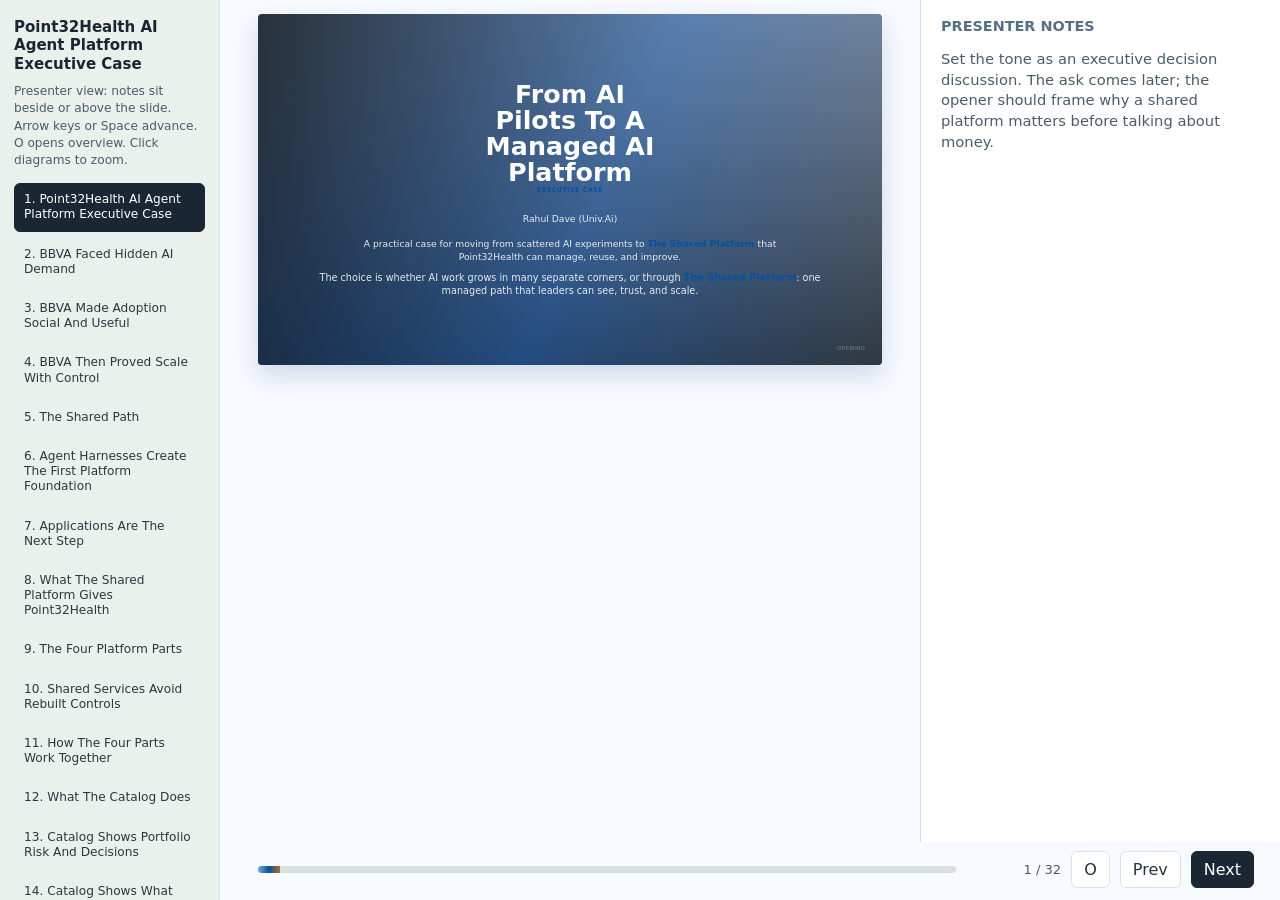
<file: sources/point32/presentations/executive-funding/presenter.html>
<!doctype html>
<html lang="en" data-theme="univ-ai-p32-consulting">
<head>
  <meta charset="utf-8">
  <meta name="viewport" content="width=device-width, initial-scale=1">
  <title>Point32Health AI Agent Platform Executive Case - Presenter</title>
  <style>
@import url("assets/univ-ai-theme.css");

:root {
      --bg: #f4f7f4;
      --paper: #ffffff;
      --ink: #162127;
      --muted: #5c6970;
      --line: #d9e1dc;
      --teal: #0f7773;
      --green: #5f8f3b;
      --amber: #bd7b18;
      --rose: #ad4455;
      --violet: #6159a8;
      --profile: #6159a8;
      --profile-bg: #f1f0fa;
      --profile-ink: #413a82;
      --catalog: #0f7773;
      --catalog-bg: #edf7f6;
      --catalog-ink: #07514e;
      --runtime: #bd7b18;
      --runtime-bg: #fff5e3;
      --runtime-ink: #71460b;
      --evidence: #9b2f5f;
      --evidence-bg: #fff0f5;
      --evidence-ink: #68213e;
      --shadow: 0 18px 48px rgba(22, 33, 39, 0.16);
      --radius: 8px;
      --slide-w: 1280px;
      --slide-h: 720px;
    }

    * { box-sizing: border-box; }
    html, body { margin: 0; min-height: 100%; background: var(--bg); color: var(--ink); font-family: Inter, ui-sans-serif, system-ui, -apple-system, BlinkMacSystemFont, "Segoe UI", sans-serif; }
    body { overflow: hidden; }
    button { font: inherit; }
    .deck-shell { height: 100vh; height: 100dvh; display: grid; grid-template-columns: 232px 1fr; grid-template-rows: minmax(0, 1fr) 58px; overflow: hidden; }
    .toc { grid-row: 1 / span 2; background: #eaf0ec; border-right: 1px solid var(--line); padding: 18px 14px; overflow: auto; }
    .toc h1 { margin: 0 0 10px; font-size: 0.94rem; line-height: 1.22; letter-spacing: 0; }
    .toc .hint { margin: 0 0 14px; color: var(--muted); font-size: 0.76rem; line-height: 1.42; }
    .toc-list { display: grid; gap: 6px; }
    .toc button { width: 100%; text-align: left; border: 1px solid transparent; background: transparent; color: #2c383e; border-radius: 6px; padding: 8px 9px; cursor: pointer; font-size: 0.76rem; line-height: 1.25; }
    .toc button:hover, .toc button:focus-visible { outline: none; border-color: #b9c7bf; background: #fff; }
    .toc button.active { background: var(--ink); color: #fff; border-color: var(--ink); }
    .toc small { display: block; margin-bottom: 2px; color: inherit; opacity: .62; text-transform: uppercase; letter-spacing: .08em; font-size: .58rem; }

    .stage-wrap { position: relative; display: grid; align-items: start; justify-items: center; min-width: 0; min-height: 0; padding: 14px 26px 8px; overflow: hidden; }
    .slide-fit { width: var(--slide-w); height: var(--slide-h); position: relative; }
    .slides { width: var(--slide-w); height: var(--slide-h); transform: scale(var(--deck-scale, 1)); transform-origin: top left; position: relative; border-radius: var(--radius); box-shadow: var(--shadow); background: var(--paper); overflow: hidden; }
    .slide { position: absolute; inset: 0; display: none; padding: 38px 50px; background: var(--paper); overflow: hidden; }
    .slide.active { display: block; }
    .slide:has(> .source-line).active { display: flex; flex-direction: column; }
    .slide.diagram-slide.active { display: grid; grid-template-rows: minmax(0, 1fr); }
    .slide::after { content: attr(data-section); position: absolute; right: 34px; bottom: 27px; color: #7b878e; font-size: .7rem; letter-spacing: .08em; text-transform: uppercase; }
    .eyebrow { display: inline-block; margin: 0 0 13px; color: var(--teal); font-size: .78rem; font-weight: 760; letter-spacing: .1em; text-transform: uppercase; }
    .slide > p:has(> .eyebrow) { margin: 0; }
    h2 { margin: 0; max-width: 1120px; font-size: 2.08rem; line-height: 1.06; letter-spacing: 0; }
    h3 { margin: 0 0 9px; font-size: 1.05rem; line-height: 1.2; letter-spacing: 0; }
    p { color: var(--muted); line-height: 1.4; font-size: .92rem; }
    code, pre { font-family: "SFMono-Regular", Consolas, "Liberation Mono", monospace; }
    .hero-title { margin-top: 20px; max-width: 980px; font-size: 2.95rem; line-height: 1.02; }
    .hero-subtitle { margin-top: 18px; max-width: 850px; color: #35444b; font-size: 1.1rem; line-height: 1.38; }
    .why-line { max-width: 1040px; margin: 18px 0 0; color: #203039; font-size: 1.24rem; line-height: 1.32; }
    .why-line strong { font-weight: 780; }
    .lead { max-width: 870px; color: #344249; font-size: 1.05rem; line-height: 1.4; }
    .lead p, .hero-subtitle p, .why-line p, .callout p, .mini-note p, .diagram-caption p, .promotion-rule p { margin: 0; color: inherit; font-size: inherit; line-height: inherit; }
    .platform-name { color: var(--teal); font-weight: 840; }
    .source-line { margin-top: auto; padding-top: 14px; color: #6d7980; font-size: .72rem; line-height: 1.25; }
    .source-line p { margin: 0; color: inherit; font-size: inherit; line-height: inherit; }
    .source-line code { color: #405058; }
    .semantic-summary { align-self: flex-end; width: min(760px, 100%); margin-top: 14px; border: 1px solid #b9c7bf; border-left: 5px solid #aebbb4; border-radius: 8px; background: #f8faf8; color: #2e3c42; padding: 10px 14px; text-align: center; font-size: .82rem; font-weight: 680; line-height: 1.25; }
    .semantic-summary p { margin: 0; color: inherit; font-size: inherit; line-height: inherit; }
    .section-divider { background: linear-gradient(135deg, #ffffff 0%, #eef7f6 48%, #f8faf8 100%); text-align: center; }
    .slide.section-divider.active { display: flex; flex-direction: column; align-items: center; justify-content: center; }
    .section-divider h2 { margin: 0 auto; max-width: 1040px; font-size: 3.25rem; line-height: 1.02; }
    .section-divider .lead { margin: 24px auto 0; max-width: 870px; font-size: 1.18rem; }
    .section-divider .chip-row { justify-content: center; margin: 34px auto 0; max-width: 900px; }

    .two-col { display: grid; grid-template-columns: 1fr 1fr; gap: 22px; margin-top: 22px; }
    .two-col.wide-left { grid-template-columns: 1.16fr .84fr; }
    .two-col.wide-right { grid-template-columns: .84fr 1.16fr; }
    .three-col { display: grid; grid-template-columns: repeat(3, 1fr); gap: 17px; margin-top: 22px; }
    .three-col.compact { gap: 13px; margin-top: 16px; }
    .three-col.compact .card { min-height: 78px; padding: 12px 13px; }
    .three-col.compact .card strong { margin-bottom: 5px; font-size: .96rem; }
    .three-col.compact .card p { font-size: .78rem; line-height: 1.28; }
    .four-col { display: grid; grid-template-columns: repeat(4, 1fr); gap: 14px; margin-top: 20px; }
    .card { border: 1px solid var(--line); border-radius: 8px; padding: 16px 17px; background: #fbfcfb; min-height: 108px; }
    .card strong { display: block; margin-bottom: 8px; color: var(--ink); font-size: 1.05rem; }
    .card p { margin: 0; font-size: .9rem; }
    .metric-card { border-top: 5px solid var(--accent, var(--teal)); }
    .callout { margin-top: 22px; border-left: 5px solid var(--teal); padding: 14px 18px; background: #eef7f6; color: #274045; font-size: 1.02rem; line-height: 1.38; }
    .callout.neutral { border-left-color: #aebbb4; background: #f8faf8; color: #2e3c42; }
    .story-layout { display: grid; grid-template-columns: .9fr 1.1fr; gap: 22px; margin-top: 20px; align-items: stretch; }
    .story-panel { border: 1px solid var(--line); border-top: 6px solid var(--accent, var(--teal)); border-radius: 8px; background: linear-gradient(180deg, var(--accent-bg, #eef7f6) 0%, #ffffff 88%); padding: 18px 19px; }
    .story-panel strong { display: block; color: var(--ink); font-size: 1.1rem; line-height: 1.16; margin-bottom: 9px; }
    .story-panel p { margin: 0; font-size: .92rem; line-height: 1.38; }
    .story-steps { display: grid; grid-template-columns: repeat(2, 1fr); gap: 12px; }
    .story-steps div { border-left: 5px solid var(--accent, var(--teal)); background: var(--accent-bg, #f7faf8); border-radius: 8px; padding: 13px 14px; min-height: 116px; }
    .story-steps strong { display: block; color: var(--accent-ink, var(--ink)); font-size: .96rem; line-height: 1.18; margin-bottom: 7px; }
    .story-steps span { color: #45545b; font-size: .8rem; line-height: 1.3; }
    .story-stat-grid { display: grid; grid-template-columns: repeat(5, 1fr); gap: 10px; margin-top: 18px; }
    .story-stat { border: 1px solid var(--line); border-top: 5px solid var(--accent, var(--teal)); border-radius: 8px; background: #fbfcfb; padding: 13px 12px; min-height: 102px; }
    .story-stat b { display: block; color: var(--accent, var(--teal)); font-size: 1.62rem; line-height: 1; margin-bottom: 8px; }
    .story-stat span { color: var(--muted); font-size: .76rem; line-height: 1.25; }
    .story-bridge { display: grid; grid-template-columns: repeat(4, 1fr); gap: 11px; margin-top: 18px; }
    .story-bridge div { border-left: 5px solid var(--accent); background: var(--accent-bg); color: var(--accent-ink); border-radius: 8px; padding: 11px 12px; min-height: 76px; font-size: .78rem; line-height: 1.26; }
    .story-bridge strong { display: block; color: var(--accent-ink); font-size: .88rem; margin-bottom: 5px; }
    .mini-note { color: var(--muted); font-size: .82rem; line-height: 1.35; }
    .diagram-frame { margin-top: 18px; height: 360px; border: 1px solid var(--line); border-radius: 8px; background: #fbfcfb; display: grid; place-items: center; overflow: hidden; }
    .diagram-frame figure { width: 100%; height: 100%; margin: 0; display: grid; place-items: center; overflow: hidden; }
    .diagram-frame figcaption { display: none; }
    .diagram-frame img { display: block; width: 100%; height: 100%; object-fit: contain; cursor: zoom-in; }
    .diagram-frame.tall { height: 335px; }
    .diagram-frame.strip { height: 200px; }
    .diagram-frame.security-strip { height: 185px; }
    .diagram-frame.no-border { height: auto; border: none; background: transparent; place-items: stretch; overflow: visible; }
    .diagram-caption { margin: 8px 0 0; color: #59676f; font-size: .8rem; }
    .diagram-slide { padding: 18px 28px 26px; }
    .diagram-slide figure { width: 100%; height: 100%; min-width: 0; min-height: 0; margin: 0; display: flex; align-items: center; justify-content: center; overflow: hidden; }
    .slide.diagram-slide img.zoomable { display: block; width: auto; height: 100%; max-width: 100%; max-height: 100%; object-fit: contain; }
    .diagram-slide figcaption { display: none; }
    .diagram-slide::after { bottom: 12px; }
    .four-col.compact { gap: 14px; margin-top: 14px; }
    .four-col.compact .card { min-height: 78px; padding: 12px 13px; }
    .four-col.compact .card strong { margin-bottom: 5px; font-size: .98rem; }
    .four-col.compact .card p { font-size: .78rem; line-height: 1.28; }

    .flow { display: grid; grid-template-columns: repeat(4, 1fr); gap: 14px; margin-top: 30px; align-items: stretch; }
    .flow div { border: 1px solid var(--line); background: #fbfcfb; border-radius: 8px; padding: 16px 14px; min-height: 112px; }
    .flow strong { display: block; margin-bottom: 7px; color: var(--ink); font-size: .98rem; }
    .flow span { color: var(--muted); font-size: .86rem; line-height: 1.34; }
    .timeline { display: grid; grid-template-columns: repeat(5, 1fr); gap: 12px; margin-top: 28px; }
    .timeline div { border-top: 5px solid var(--accent, var(--teal)); border-radius: 8px; background: #fbfcfb; border-left: 1px solid var(--line); border-right: 1px solid var(--line); border-bottom: 1px solid var(--line); padding: 14px 13px; min-height: 126px; }
    .timeline strong { display: block; margin-bottom: 7px; font-size: .96rem; }
    .timeline span { color: var(--muted); font-size: .82rem; line-height: 1.33; }
    .release-ladder { display: grid; grid-template-columns: repeat(3, 1fr); gap: 20px; margin-top: 26px; align-items: stretch; }
    .release-stage { border: 1px solid var(--line); border-top: 6px solid var(--accent, var(--teal)); border-radius: 8px; background: #fbfcfb; padding: 16px 17px; min-height: 186px; }
    .release-stage h3 { margin: 0 0 9px; font-size: 1.08rem; }
    .release-stage p { margin: 0; font-size: .84rem; line-height: 1.34; }
    .release-stage code { display: inline-block; margin-top: 12px; color: #34434a; background: #eef4f0; border: 1px solid #d7e1de; border-radius: 5px; padding: 5px 7px; font-size: .7rem; }
    .promotion-rule { margin-top: 22px; border: 1px solid #b9c7bf; border-left: 5px solid #aebbb4; border-radius: 8px; background: #f8faf8; color: #2e3c42; padding: 13px 16px; font-size: .91rem; line-height: 1.35; }
    .matrix { width: 100%; border-collapse: collapse; margin-top: 16px; font-size: .78rem; }
    .matrix th, .matrix td { border-bottom: 1px solid var(--line); padding: 7px 8px; text-align: left; vertical-align: top; }
    .matrix th { color: #2e3c42; background: #eef4f0; font-size: .72rem; text-transform: uppercase; letter-spacing: .06em; }
    .u-dense { padding-top: 34px; }
    .u-tight { padding-top: 28px; }
    .u-dense .lead { max-width: 1060px; margin-top: 4px; font-size: .95rem; line-height: 1.32; }
    .u-dense .matrix { margin-top: 14px; font-size: .73rem; }
    .u-dense .matrix th, .u-dense .matrix td { padding: 6px 8px; }
    .u-dense .callout { margin-top: 12px; padding: 9px 13px; font-size: .82rem; line-height: 1.3; }
    .u-tight .lead { max-width: 1060px; margin-top: 2px; font-size: .86rem; line-height: 1.22; }
    .u-tight .profile-fragment-grid { gap: 9px; margin-top: 8px; }
    .u-tight .profile-fragment { padding: 7px 9px; }
    .u-tight .profile-fragment strong { font-size: .76rem; }
    .u-tight .profile-fragment span { margin-bottom: 4px; font-size: .6rem; }
    .u-tight .profile-fragment pre { padding: 6px 7px; font-size: .46rem; line-height: 1.1; }
    .u-tight .callout { margin-top: 8px; padding: 7px 10px; font-size: .72rem; line-height: 1.22; }
    .choice-table { table-layout: fixed; margin-top: 16px; font-size: .62rem; line-height: 1.16; }
    .choice-table th:nth-child(1) { width: 26%; }
    .choice-table th:nth-child(2) { width: 62%; }
    .choice-table th:nth-child(3) { width: 12%; text-align: center; }
    .choice-table td { color: #334249; padding: 6px 7px; }
    .choice-table td:first-child { color: var(--ink); font-weight: 720; }
    .choice-table td:last-child { text-align: center; }
    .yes, .no { display: inline-grid; min-width: 42px; min-height: 22px; place-items: center; border-radius: 999px; font-size: .62rem; font-weight: 800; text-transform: uppercase; letter-spacing: .05em; }
    .yes { border: 1px solid var(--catalog); background: var(--catalog-bg); color: var(--catalog-ink); }
    .no { border: 1px solid var(--rose); background: #fbecf0; color: #79313c; }
    .chip-row { display: flex; flex-wrap: wrap; gap: 8px; margin-top: 18px; }
    .chip { border: 1px solid #bac9c0; background: #f7faf8; color: #26373e; border-radius: 999px; padding: 7px 11px; font-size: .78rem; }
    .theme-profile { --accent: var(--profile); --accent-bg: var(--profile-bg); --accent-ink: var(--profile-ink); }
    .theme-catalog { --accent: var(--catalog); --accent-bg: var(--catalog-bg); --accent-ink: var(--catalog-ink); }
    .theme-runtime { --accent: var(--runtime); --accent-bg: var(--runtime-bg); --accent-ink: var(--runtime-ink); }
    .theme-evidence { --accent: var(--evidence); --accent-bg: var(--evidence-bg); --accent-ink: var(--evidence-ink); }
    .chip.theme-profile, .chip.theme-catalog, .chip.theme-runtime, .chip.theme-evidence { border-color: var(--accent); background: var(--accent-bg); color: var(--accent-ink); font-weight: 720; }
    .card.theme-profile, .card.theme-catalog, .card.theme-runtime, .card.theme-evidence, .flow div.theme-profile, .flow div.theme-catalog, .flow div.theme-runtime, .flow div.theme-evidence, .timeline div.theme-profile, .timeline div.theme-catalog, .timeline div.theme-runtime, .timeline div.theme-evidence, .aside-panel.theme-profile, .aside-panel.theme-catalog, .aside-panel.theme-runtime, .aside-panel.theme-evidence, .kpi.theme-profile, .kpi.theme-catalog, .kpi.theme-runtime, .kpi.theme-evidence { border-top: 5px solid var(--accent); background: linear-gradient(180deg, var(--accent-bg) 0%, #ffffff 88%); }
    .callout.theme-profile, .callout.theme-catalog, .callout.theme-runtime, .callout.theme-evidence { border-left-color: var(--accent); background: var(--accent-bg); color: var(--accent-ink); }
    .core-cycle-layout { display: grid; grid-template-columns: minmax(0, 1fr) 330px; gap: 30px; align-items: center; margin-top: 18px; }
    .core-cycle { position: relative; height: 430px; }
    .core-cycle::before { content: ""; position: absolute; left: 50%; top: 50%; width: 374px; height: 374px; transform: translate(-50%, -50%); border-radius: 50%; background: conic-gradient(from -45deg, var(--profile) 0 23%, transparent 23% 27%, var(--catalog) 27% 48%, transparent 48% 52%, var(--runtime) 52% 73%, transparent 73% 77%, var(--evidence) 77% 98%, transparent 98% 100%); -webkit-mask: radial-gradient(farthest-side, transparent 66%, #000 68%); mask: radial-gradient(farthest-side, transparent 66%, #000 68%); opacity: .92; }
    .cycle-center { position: absolute; left: 50%; top: 50%; width: 210px; min-height: 106px; transform: translate(-50%, -50%); display: grid; place-items: center; text-align: center; border: 1px solid var(--line); border-radius: 999px; background: #fff; padding: 16px; box-shadow: 0 10px 28px rgba(22, 33, 39, .1); z-index: 2; }
    .cycle-center strong { display: block; color: var(--ink); font-size: 1.02rem; line-height: 1.12; }
    .cycle-center span { display: block; margin-top: 7px; color: var(--muted); font-size: .78rem; line-height: 1.25; }
    .cycle-node { position: absolute; z-index: 3; width: 250px; min-height: 124px; border: 1px solid var(--line); border-top: 8px solid var(--accent); border-radius: 8px; background: linear-gradient(180deg, var(--accent-bg) 0%, #ffffff 86%); padding: 13px 15px 14px; box-shadow: 0 12px 28px rgba(22, 33, 39, .1); }
    .cycle-node.profile { top: 0; left: 50%; transform: translateX(-50%); }
    .cycle-node.catalog { right: 0; top: 144px; }
    .cycle-node.runtime { left: 50%; bottom: 0; transform: translateX(-50%); }
    .cycle-node.evidence { left: 0; top: 144px; }
    .cycle-node b { display: inline-grid; place-items: center; width: 30px; height: 30px; margin-bottom: 7px; border-radius: 50%; background: var(--accent); color: #fff; font-size: .82rem; }
    .cycle-node strong { display: block; color: var(--ink); font-size: 1.22rem; line-height: 1.12; }
    .cycle-node span { display: block; margin-top: 7px; color: #46565d; font-size: .76rem; line-height: 1.25; }
    .cycle-arrow { position: absolute; z-index: 4; display: inline-flex; align-items: center; justify-content: center; width: 34px; height: 34px; border: 1px solid var(--accent); border-radius: 50%; background: var(--accent-bg); color: var(--accent-ink); font-size: .72rem; font-weight: 780; box-shadow: 0 7px 18px rgba(22, 33, 39, .1); }
    .cycle-arrow span { display: none; }
    .cycle-arrow b { color: var(--accent); font-size: 1.18rem; line-height: 1; }
    .cycle-arrow.pc { right: 225px; top: 96px; transform: rotate(28deg); }
    .cycle-arrow.cr { right: 224px; bottom: 94px; transform: rotate(-28deg); }
    .cycle-arrow.re { left: 224px; bottom: 94px; transform: rotate(28deg); }
    .cycle-arrow.ep { left: 225px; top: 96px; transform: rotate(-28deg); }
    .mini-cycle-list { display: grid; gap: 10px; margin-top: 14px; }
    .mini-cycle-list div { border-left: 5px solid var(--accent); background: var(--accent-bg); border-radius: 8px; padding: 10px 12px; color: var(--accent-ink); font-size: .84rem; line-height: 1.3; }
    .kpi-grid { display: grid; grid-template-columns: 1fr 1fr; gap: 14px; margin-top: 24px; }
    .kpi { border-radius: 8px; padding: 16px; background: #f6f9f8; border: 1px solid var(--line); }
    .kpi b { display: block; color: var(--teal); font-size: 2rem; line-height: 1; }
    .kpi span { color: var(--muted); font-size: .88rem; }
    .code-card { margin-top: 16px; border-radius: 8px; background: #142127; color: #e8f2ef; padding: 14px 16px; overflow: auto; max-height: 370px; border: 1px solid #31454d; }
    .code-card pre { margin: 0; font-size: .72rem; line-height: 1.28; white-space: pre; }
    .code-card.small pre { font-size: .68rem; }
    .code-card.url-card pre { white-space: pre-wrap; overflow-wrap: anywhere; font-size: .64rem; line-height: 1.34; }
    .url-pair { display: grid; grid-template-columns: 1fr 1fr; gap: 14px; margin-top: 16px; }
    .url-pair .code-card { margin-top: 0; }
    .code-label { display: block; margin-bottom: 8px; color: #9fcbc8; font-size: .68rem; font-weight: 760; letter-spacing: .08em; text-transform: uppercase; }
    .code-card mark { background: rgba(90, 183, 176, .28); color: inherit; padding: 0 2px; border-radius: 3px; }
    .aside-panel { border-radius: 8px; background: #f8faf8; border: 1px solid var(--line); padding: 18px; }
    .profile-fragment-grid { display: grid; grid-template-columns: repeat(2, 1fr); gap: 12px; margin-top: 14px; }
    .profile-fragment { border: 1px solid var(--line); border-top: 5px solid var(--accent, var(--profile)); border-radius: 8px; background: linear-gradient(180deg, var(--accent-bg, #f4eff9) 0%, #ffffff 86%); padding: 10px 12px; }
    .profile-fragment strong { display: block; color: var(--ink); font-size: .88rem; line-height: 1.12; }
    .profile-fragment span { display: block; margin: 3px 0 7px; color: var(--muted); font-size: .72rem; line-height: 1.2; }
    .profile-fragment pre { margin: 0; border-radius: 6px; background: #142127; color: #e8f2ef; padding: 8px 9px; font-size: .63rem; line-height: 1.24; white-space: pre-wrap; overflow-wrap: anywhere; }
    .axis-map { display: grid; gap: 14px; margin-top: 30px; }
    .axis-map.six { grid-template-columns: repeat(3, 1fr); }
    .axis-node { border-top: 6px solid var(--accent, var(--teal)); border-radius: 8px; background: #fbfcfb; border-left: 1px solid var(--line); border-right: 1px solid var(--line); border-bottom: 1px solid var(--line); padding: 14px 15px; min-height: 112px; }
    .axis-node b { display: inline-grid; place-items: center; width: 28px; height: 28px; margin-bottom: 10px; border-radius: 50%; background: var(--accent, var(--teal)); color: #fff; font-size: .8rem; }
    .axis-node strong { display: block; color: var(--ink); font-size: 1rem; line-height: 1.16; }
    .axis-node span { display: block; margin-top: 6px; color: var(--muted); font-size: .78rem; line-height: 1.25; }
    .axis { display: grid; grid-template-columns: 160px 1fr; gap: 12px; align-items: center; margin-top: 24px; }
    .axis .label { color: #536168; font-size: .8rem; text-transform: uppercase; letter-spacing: .08em; }
    .axis .bar { height: 34px; border-radius: 4px; background: linear-gradient(90deg, #d9ece8, #cce3c5, #ffe2af, #f1bcc6); border: 1px solid #cdd7d2; display: grid; grid-template-columns: repeat(4, 1fr); align-items: center; text-align: center; font-size: .78rem; color: #34434a; }

    .footer-controls { grid-column: 2; display: flex; align-items: center; gap: 10px; padding: 8px 26px 12px; }
    .progress { flex: 1; height: 7px; border-radius: 999px; background: #d9e1dc; overflow: hidden; }
    .progress span { display: block; height: 100%; width: 0%; background: var(--teal); }
    .counter { min-width: 95px; text-align: right; color: var(--muted); font-size: .82rem; }
    .nav-btn { border: 1px solid var(--line); background: #fff; color: #24343b; border-radius: 6px; padding: 8px 12px; cursor: pointer; }
    .nav-btn.primary { background: var(--ink); color: #fff; border-color: var(--ink); }
    .nav-btn:hover, .nav-btn:focus-visible { outline: none; border-color: #9aa9a2; }
    .notes { display: none; position: absolute; left: 46px; right: 46px; bottom: 24px; max-height: 170px; overflow: auto; border: 1px solid #b9c7bf; border-radius: 8px; background: rgba(255, 255, 255, .97); box-shadow: var(--shadow); padding: 16px 18px; color: #24333a; z-index: 3; font-size: .92rem; line-height: 1.4; }
    .notes.visible { display: block; }
    .overview { position: fixed; inset: 0; display: none; background: rgba(10, 18, 22, .84); z-index: 10; padding: 34px; overflow: auto; }
    .overview.visible { display: block; }
    .overview-grid { display: grid; grid-template-columns: repeat(auto-fill, minmax(220px, 1fr)); gap: 14px; }
    .overview-card { background: #fff; color: var(--ink); border-radius: 8px; padding: 13px; cursor: pointer; min-height: 112px; border: 3px solid transparent; }
    .overview-card.active { border-color: var(--teal); }
    .overview-card small { display: block; color: var(--teal); text-transform: uppercase; letter-spacing: .08em; font-size: .62rem; margin-bottom: 6px; }
    .overview-card strong { display: block; font-size: .95rem; line-height: 1.2; }
    .zoom { position: fixed; inset: 0; display: none; background: rgba(9, 17, 21, .9); z-index: 20; align-items: center; justify-content: center; padding: 28px; }
    .zoom.visible { display: flex; }
    .zoom img { max-width: 96vw; max-height: 94vh; background: #fff; border-radius: 8px; box-shadow: var(--shadow); }
    .zoom button { position: fixed; top: 18px; right: 20px; border: 1px solid #fff; background: #fff; color: var(--ink); border-radius: 6px; padding: 8px 12px; cursor: pointer; }

    @media (max-width: 980px) {
      body { overflow: auto; }
      .deck-shell { min-height: 100vh; display: block; }
      .toc { display: none; }
      .stage-wrap { padding: 0; }
      .slides { min-height: 100vh; border-radius: 0; box-shadow: none; }
      .slide { min-height: 100vh; padding: 34px 24px 72px; overflow: auto; }
      h2 { font-size: 2rem; }
      .hero-title { font-size: 2.35rem; }
      .core-cycle-layout { grid-template-columns: 1fr; }
      .core-cycle { height: auto; display: grid; gap: 12px; }
      .core-cycle::before, .cycle-center, .cycle-arrow { display: none; }
      .cycle-node, .cycle-node.profile, .cycle-node.catalog, .cycle-node.runtime, .cycle-node.evidence { position: static; width: auto; min-height: 0; transform: none; }
      .footer-controls { position: fixed; left: 0; right: 0; bottom: 0; background: #f4f7f4; }
      .slide::after, .semantic-summary { position: static; display: block; margin-top: 16px; }
      .diagram-slide img { height: auto; }
    }

    @media print {
      body { overflow: visible; background: #fff; }
      .deck-shell, .stage-wrap, .slide-fit, .slides { display: block; height: auto; max-height: none; width: auto; box-shadow: none; }
      .slides { transform: none; }
      .toc, .footer-controls, .notes, .overview, .zoom { display: none !important; }
      .slide { position: relative; display: block !important; page-break-after: always; width: 1280px; height: 720px; border: 1px solid #ddd; }
      .slide.section-divider { display: flex !important; flex-direction: column; align-items: center; justify-content: center; text-align: center; }
    }



/* Custom htmpres runtime overrides generated after the source deck CSS. */
.visually-hidden {
  position: absolute !important;
  width: 1px !important;
  height: 1px !important;
  padding: 0 !important;
  margin: -1px !important;
  overflow: hidden !important;
  clip: rect(0 0 0 0) !important;
  white-space: nowrap !important;
  border: 0 !important;
}

body.audience-mode .slide .notes {
  display: none !important;
}

.htmpres-filter-defs {
  position: absolute;
  width: 0;
  height: 0;
  overflow: hidden;
}

.slide div.sourceCode,
.slide pre {
  max-width: 100%;
  overflow: auto;
}

.slide > div.sourceCode,
.slide > pre {
  margin-top: 24px;
  border: 1px solid var(--htmpres-code-border, rgba(15, 23, 42, 0.16));
  border-radius: var(--htmpres-code-radius, 8px);
  background: var(--htmpres-code-bg, #172127);
  color: var(--htmpres-code-ink, #eff6f4);
  padding: var(--htmpres-code-pad, 18px);
}

.slide div.sourceCode > pre,
.slide pre.sourceCode {
  margin: 0;
  border: 0;
  background: transparent;
  color: inherit;
  padding: 0;
  box-shadow: none;
}

.slide pre.sourceCode,
.slide pre.sourceCode code {
  white-space: pre;
}

.slide pre code {
  color: inherit;
  font-size: inherit;
  line-height: inherit;
}

.slide pre.numberSource code {
  counter-reset: source-line;
}

.slide pre.numberSource code > span,
.slide code > .code-line {
  display: inline-block;
  min-width: 100%;
  min-height: 1.45em;
  box-sizing: border-box;
  padding-left: 0.65rem;
  padding-right: 0.65rem;
  transition: background 140ms ease, box-shadow 140ms ease, opacity 140ms ease;
}

.slide pre.numberSource code > span {
  counter-increment: source-line;
  position: relative;
  padding-left: 3.1rem;
}

.slide pre.numberSource code > span > a:first-child {
  position: absolute;
  left: 0;
  width: 2.35rem;
  padding-right: 0.5rem;
  color: var(--htmpres-code-line-number, rgba(226, 232, 240, 0.46));
  text-align: right;
  text-decoration: none;
  user-select: none;
}

.slide pre.numberSource code > span > a:first-child::before {
  content: counter(source-line);
}

.slide .code-line-highlight {
  background: var(--htmpres-code-highlight-bg, rgba(193, 131, 34, 0.22));
  box-shadow: inset var(--htmpres-code-highlight-bar-width, 4px) 0 0 var(--htmpres-code-highlight-bar, rgba(193, 131, 34, 0.9));
}

.slide .code-step-active .code-line-dim {
  opacity: 0.42;
}

.slide.transition-fade.active,
.slide.transition-slide.active,
.slide.transition-zoom.active {
  animation-duration: var(--slide-transition-duration, 220ms);
  animation-fill-mode: both;
  animation-timing-function: ease;
}

.slide.transition-fade.active {
  animation-name: htmpres-slide-fade;
}

.slide.transition-slide.active {
  animation-name: htmpres-slide-next;
}

html[data-slide-direction="prev"] .slide.transition-slide.active {
  animation-name: htmpres-slide-prev;
}

.slide.transition-zoom.active {
  animation-name: htmpres-slide-zoom;
}

.slide.transition-none.active,
html[data-slide-direction="none"] .slide.transition-fade.active,
html[data-slide-direction="none"] .slide.transition-slide.active,
html[data-slide-direction="none"] .slide.transition-zoom.active {
  animation: none;
}

@keyframes htmpres-slide-fade {
  from {
    opacity: 0;
  }
  to {
    opacity: 1;
  }
}

@keyframes htmpres-slide-next {
  from {
    opacity: 0;
    transform: translateX(28px);
  }
  to {
    opacity: 1;
    transform: translateX(0);
  }
}

@keyframes htmpres-slide-prev {
  from {
    opacity: 0;
    transform: translateX(-28px);
  }
  to {
    opacity: 1;
    transform: translateX(0);
  }
}

@keyframes htmpres-slide-zoom {
  from {
    opacity: 0;
    transform: scale(0.985);
  }
  to {
    opacity: 1;
    transform: scale(1);
  }
}

.slide .fragment {
  opacity: 0;
  visibility: hidden;
  transform: translateY(var(--fragment-offset, 12px));
  transition:
    opacity var(--fragment-duration, 180ms) ease,
    transform var(--fragment-duration, 180ms) ease,
    filter var(--fragment-duration, 180ms) ease,
    background-color var(--fragment-duration, 180ms) ease,
    box-shadow var(--fragment-duration, 180ms) ease;
}

.slide .fragment.fragment-visible {
  opacity: 1;
  visibility: visible;
  transform: none;
}

.slide .fragment.fragment-none {
  transition: none;
  transform: none;
}

.slide .fragment.fragment-scale:not(.fragment-visible) {
  transform: scale(0.96);
}

.slide .fragment.fragment-left:not(.fragment-visible) {
  transform: translateX(-18px);
}

.slide .fragment.fragment-right:not(.fragment-visible) {
  transform: translateX(18px);
}

.slide .fragment.fragment-rise:not(.fragment-visible),
.slide .fragment.fragment-slide:not(.fragment-visible) {
  transform: translateY(18px);
}

.slide .fragment.fragment-blur:not(.fragment-visible) {
  filter: blur(4px);
}

.slide .fragment.fragment-highlight.fragment-current {
  background: var(--htmpres-fragment-highlight-bg, rgba(193, 131, 34, 0.14));
  box-shadow: inset var(--htmpres-fragment-highlight-bar-width, 4px) 0 0 var(--htmpres-fragment-highlight-bar, rgba(193, 131, 34, 0.75));
}

.slide .fragment.fragment-dim.fragment-past {
  opacity: 0.42;
}

.slide .fragment.fragment-dim.fragment-current {
  opacity: 1;
}

.slide.htmpres-text-fit-active {
  --htmpres-text-fit-scale: 1;
}

.slide.htmpres-text-fit-active h2 {
  font-size: calc(var(--htmpres-h2-size, 2.35rem) * var(--htmpres-text-fit-scale));
}

.slide.htmpres-text-fit-active .hero-title h2 {
  font-size: calc(var(--htmpres-hero-title-size, 3rem) * var(--htmpres-text-fit-scale));
}

.slide.htmpres-text-fit-active h3 {
  font-size: calc(var(--htmpres-h3-size, 1.18rem) * var(--htmpres-text-fit-scale));
}

.slide.htmpres-text-fit-active p,
.slide.htmpres-text-fit-active li,
.slide.htmpres-text-fit-active .card,
.slide.htmpres-text-fit-active .callout {
  font-size: calc(var(--htmpres-body-size, 1rem) * var(--htmpres-text-fit-scale));
}

.slide.htmpres-text-fit-active .eyebrow,
.slide.htmpres-text-fit-active .source-line {
  font-size: calc(var(--htmpres-small-size, 0.78rem) * var(--htmpres-text-fit-scale));
}

.slide.htmpres-text-fit-active pre {
  font-size: calc(var(--htmpres-code-size, 0.9rem) * var(--htmpres-text-fit-scale));
}

.slide[data-overflow="scroll"],
html[data-overflow="scroll"] .slide,
.slide[data-overflow="fit-scroll"].htmpres-text-fit-overflow,
html[data-overflow="fit-scroll"] .slide.htmpres-text-fit-overflow {
  overflow: auto;
  overscroll-behavior: contain;
}

.slide[data-overflow="hidden"],
html[data-overflow="hidden"] .slide,
.slide[data-overflow="fit"],
html[data-overflow="fit"] .slide {
  overflow: hidden;
}

.scroll-cue {
  position: absolute;
  left: 50%;
  bottom: 18px;
  z-index: 9;
  display: grid;
  place-items: center;
  width: 44px;
  height: 26px;
  border: 1px solid rgba(255, 255, 255, 0.34);
  border-radius: 999px;
  background: rgba(17, 24, 39, 0.82);
  box-shadow: 0 8px 20px rgba(15, 23, 42, 0.24);
  opacity: 0;
  pointer-events: none;
  transform: translate(-50%, 6px);
  transition: opacity 160ms ease, transform 160ms ease;
}

.scroll-cue[hidden] {
  display: none;
}

.slides.scroll-cue-visible .scroll-cue {
  opacity: 0.92;
  transform: translate(-50%, 0);
}

.scroll-cue::before {
  content: "";
  width: 9px;
  height: 9px;
  margin-top: -4px;
  border-right: 2px solid #ffffff;
  border-bottom: 2px solid #ffffff;
  transform: rotate(45deg);
  animation: htmpres-scroll-cue 1300ms ease-in-out infinite;
}

@keyframes htmpres-scroll-cue {
  0%,
  100% {
    opacity: 0.45;
    transform: translateY(-2px) rotate(45deg);
  }
  50% {
    opacity: 1;
    transform: translateY(3px) rotate(45deg);
  }
}

@media (prefers-reduced-motion: reduce) {
  .slide.transition-fade.active,
  .slide.transition-slide.active,
  .slide.transition-zoom.active {
    animation: none;
  }

  .slide .fragment {
    transition: none;
    transform: none;
  }

  .scroll-cue::before {
    animation: none;
  }
}

@media print {
  .slide .fragment {
    opacity: 1 !important;
    visibility: visible !important;
    transform: none !important;
    filter: none !important;
  }
}

.slide .sourceCode .al,
.slide .sourceCode .er {
  color: var(--htmpres-code-token-alert, #fecdd3);
}

.slide .sourceCode .kw,
.slide .sourceCode .cf,
.slide .sourceCode .im {
  color: var(--htmpres-code-token-keyword, #7dd3fc);
  font-weight: 700;
}

.slide .sourceCode .dt,
.slide .sourceCode .at {
  color: var(--htmpres-code-token-type, #c4b5fd);
}

.slide .sourceCode .st,
.slide .sourceCode .ss,
.slide .sourceCode .ch {
  color: var(--htmpres-code-token-string, #a7f3d0);
}

.slide .sourceCode .dv,
.slide .sourceCode .bn,
.slide .sourceCode .fl {
  color: var(--htmpres-code-token-number, #fcd34d);
}

.slide .sourceCode .co {
  color: var(--htmpres-code-token-comment, #94a3b8);
  font-style: italic;
}

.slide .sourceCode .fu,
.slide .sourceCode .bu,
.slide .sourceCode .ot {
  color: var(--htmpres-code-token-function, #f9a8d4);
}

.slide .sourceCode .op,
.slide .sourceCode .sc,
.slide .sourceCode .va {
  color: var(--htmpres-code-token-base, #f8fafc);
}

.slide > :not(.ds-full):not(.ds-left):not(.ds-right) {
  position: relative;
  z-index: 1;
}

.slide .ds-full,
.slide .ds-left,
.slide .ds-right {
  position: absolute;
  top: 0;
  bottom: 0;
  z-index: 0;
  min-width: 0;
  min-height: 0;
  display: grid;
  align-content: center;
  justify-items: stretch;
  gap: 1rem;
  overflow: hidden;
  padding: 48px 58px;
}

.slide .ds-full {
  left: 0;
  right: 0;
}

.slide .ds-global-background {
  pointer-events: none;
  opacity: var(--ds-bg-opacity, 1);
}

.slide .ds-left {
  left: 0;
  width: 50%;
  padding-right: 29px;
}

.slide .ds-right {
  right: 0;
  width: 50%;
  padding-left: 29px;
}

.slide .ds-layer {
  position: relative;
  z-index: 1;
}

.slide .ds-no-pad {
  padding: 0 !important;
}

.slide .ds-center {
  place-items: center;
  text-align: center;
}

.slide .ds-top {
  align-content: start;
}

.slide .ds-bottom {
  align-content: end;
}

.slide .ds-split {
  display: grid;
  grid-template-columns: repeat(var(--ds-columns, 2), minmax(0, 1fr));
  gap: var(--ds-gap, 0);
  min-height: var(--ds-height, 420px);
  margin-top: var(--ds-margin-top, 24px);
  overflow: hidden;
}

.slide .ds-pane,
.slide .ds-media {
  min-width: 0;
  min-height: 0;
  overflow: hidden;
}

.slide .ds-pane {
  display: grid;
  align-content: center;
  gap: 1rem;
  padding: var(--ds-pad, 28px);
  background: var(--ds-bg, transparent);
  border: var(--ds-border, 0);
  border-radius: var(--ds-radius, 0);
}

.slide .ds-media {
  display: grid;
  place-items: center;
}

.slide .ds-frame {
  border: 1px solid var(--ds-frame-border, rgba(15, 23, 42, 0.14));
  border-radius: var(--ds-radius, 8px);
  background: var(--ds-frame-bg, #ffffff);
}

.slide .ds-no-border {
  border: 0 !important;
  border-radius: 0 !important;
  background: transparent !important;
}

.slide .ds-hide {
  display: none !important;
}

.slide .ds-media > p,
.slide .ds-media > figure,
.slide .ds-media.ds-fit > p,
.slide .ds-media.ds-fit > figure,
.slide .ds-media.ds-fill > p,
.slide .ds-media.ds-fill > figure {
  width: 100%;
  height: 100%;
  margin: 0;
  display: grid;
  place-items: center;
}

.slide .ds-media img,
.slide .ds-media video,
.slide .ds-media iframe,
.slide .ds-media object,
.slide .ds-media embed,
.slide img.ds-fit,
.slide video.ds-fit,
.slide iframe.ds-fit,
.slide object.ds-fit,
.slide embed.ds-fit,
.slide img.ds-fill,
.slide video.ds-fill,
.slide iframe.ds-fill,
.slide object.ds-fill,
.slide embed.ds-fill,
.slide .ds-media.ds-fit img,
.slide .ds-media.ds-fit video,
.slide .ds-media.ds-fit iframe,
.slide .ds-media.ds-fit object,
.slide .ds-media.ds-fit embed,
.slide .ds-media.ds-fill img,
.slide .ds-media.ds-fill video,
.slide .ds-media.ds-fill iframe,
.slide .ds-media.ds-fill object,
.slide .ds-media.ds-fill embed {
  display: block;
  width: 100%;
  max-width: 100%;
  height: 100%;
  max-height: 100%;
}

.slide .ds-media img,
.slide .ds-media video,
.slide .ds-media iframe,
.slide .ds-media object,
.slide .ds-media embed {
  object-fit: contain;
}

.slide .ds-global-background img,
.slide .ds-global-background video,
.slide .ds-global-background iframe,
.slide .ds-global-background object,
.slide .ds-global-background embed {
  object-position: var(--ds-bg-position, center);
}

.slide img.ds-fit,
.slide video.ds-fit,
.slide iframe.ds-fit,
.slide object.ds-fit,
.slide embed.ds-fit,
.slide .ds-media.ds-fit img,
.slide .ds-media.ds-fit video,
.slide .ds-media.ds-fit iframe,
.slide .ds-media.ds-fit object,
.slide .ds-media.ds-fit embed {
  object-fit: contain;
}

.slide img.ds-fill,
.slide video.ds-fill,
.slide iframe.ds-fill,
.slide object.ds-fill,
.slide embed.ds-fill,
.slide .ds-media.ds-fill img,
.slide .ds-media.ds-fill video,
.slide .ds-media.ds-fill iframe,
.slide .ds-media.ds-fill object,
.slide .ds-media.ds-fill embed {
  object-fit: cover;
}

.slide audio.ds-fit,
.slide audio.ds-fill,
.slide .ds-media audio {
  width: 100%;
  height: auto;
}

.slide .ds-inline {
  display: flex;
  flex-wrap: wrap;
  align-items: center;
  gap: var(--ds-gap, 14px);
}

.slide .ds-inline > p,
.slide .ds-inline > figure {
  margin: 0;
}

.slide .ds-inline img,
.slide .ds-inline video,
.slide .ds-inline iframe {
  width: var(--ds-inline-size, 160px);
  height: auto;
  max-width: 100%;
}

.slide .ds-grid {
  display: grid;
  grid-template-columns: repeat(var(--ds-columns, 3), minmax(0, 1fr));
  gap: var(--ds-gap, 12px);
}

.slide .ds-grid > * {
  min-width: 0;
}

.slide .ds-grid > p,
.slide .ds-grid > figure {
  margin: 0;
}

.slide img.ds-rounded,
.slide video.ds-rounded,
.slide iframe.ds-rounded,
.slide object.ds-rounded,
.slide embed.ds-rounded,
.slide .ds-rounded img,
.slide .ds-rounded video,
.slide .ds-rounded iframe,
.slide .ds-rounded object,
.slide .ds-rounded embed {
  border-radius: var(--ds-radius, 16px);
}

.slide img.ds-bn,
.slide video.ds-bn,
.slide iframe.ds-bn,
.slide object.ds-bn,
.slide embed.ds-bn,
.slide img.ds-bw,
.slide video.ds-bw,
.slide iframe.ds-bw,
.slide object.ds-bw,
.slide embed.ds-bw,
.slide .ds-bn img,
.slide .ds-bn video,
.slide .ds-bn iframe,
.slide .ds-bn object,
.slide .ds-bn embed,
.slide .ds-bw img,
.slide .ds-bw video,
.slide .ds-bw iframe,
.slide .ds-bw object,
.slide .ds-bw embed {
  --ds-filter-preset: var(--ds-bn-filter, grayscale(1));
}

.slide img.ds-vivid,
.slide video.ds-vivid,
.slide iframe.ds-vivid,
.slide object.ds-vivid,
.slide embed.ds-vivid,
.slide .ds-vivid img,
.slide .ds-vivid video,
.slide .ds-vivid iframe,
.slide .ds-vivid object,
.slide .ds-vivid embed {
  --ds-filter-preset: var(--ds-vivid-filter, saturate(1.35) contrast(1.12));
}

.slide img.ds-noir,
.slide video.ds-noir,
.slide iframe.ds-noir,
.slide object.ds-noir,
.slide embed.ds-noir,
.slide .ds-noir img,
.slide .ds-noir video,
.slide .ds-noir iframe,
.slide .ds-noir object,
.slide .ds-noir embed {
  --ds-filter-preset: var(--ds-noir-filter, grayscale(1) contrast(1.36) brightness(0.9));
}

.slide img.ds-chrome,
.slide video.ds-chrome,
.slide iframe.ds-chrome,
.slide object.ds-chrome,
.slide embed.ds-chrome,
.slide .ds-chrome img,
.slide .ds-chrome video,
.slide .ds-chrome iframe,
.slide .ds-chrome object,
.slide .ds-chrome embed {
  --ds-filter-preset: var(--ds-chrome-filter, saturate(1.45) contrast(1.16) brightness(1.06));
}

.slide img.ds-fade,
.slide video.ds-fade,
.slide iframe.ds-fade,
.slide object.ds-fade,
.slide embed.ds-fade,
.slide .ds-fade img,
.slide .ds-fade video,
.slide .ds-fade iframe,
.slide .ds-fade object,
.slide .ds-fade embed {
  --ds-filter-preset: var(--ds-fade-filter, saturate(0.62) contrast(0.92) brightness(1.12) opacity(0.82));
}

.slide img.ds-filter,
.slide video.ds-filter,
.slide iframe.ds-filter,
.slide object.ds-filter,
.slide embed.ds-filter,
.slide .ds-filter img,
.slide .ds-filter video,
.slide .ds-filter iframe,
.slide .ds-filter object,
.slide .ds-filter embed {
  --ds-filter-custom:
    grayscale(var(--ds-grayscale, 0))
    sepia(var(--ds-sepia, 0))
    saturate(var(--ds-saturation, 1))
    contrast(var(--ds-contrast, 1))
    brightness(clamp(0, calc(var(--ds-brightness, 1) + var(--ds-exposure, 0)), 3))
    hue-rotate(var(--ds-hue, 0deg))
    blur(var(--ds-blur, 0))
    opacity(var(--ds-opacity, 1));
}

.slide img.ds-alpha,
.slide video.ds-alpha,
.slide iframe.ds-alpha,
.slide object.ds-alpha,
.slide embed.ds-alpha,
.slide .ds-alpha img,
.slide .ds-alpha video,
.slide .ds-alpha iframe,
.slide .ds-alpha object,
.slide .ds-alpha embed {
  opacity: var(--ds-opacity, 0.6);
}

.slide img.ds-zoom,
.slide video.ds-zoom,
.slide iframe.ds-zoom,
.slide object.ds-zoom,
.slide embed.ds-zoom,
.slide .ds-zoom img,
.slide .ds-zoom video,
.slide .ds-zoom iframe,
.slide .ds-zoom object,
.slide .ds-zoom embed {
  transform: scale(var(--ds-scale, 1.2));
}

.slide img.ds-theme-filter,
.slide video.ds-theme-filter,
.slide iframe.ds-theme-filter,
.slide object.ds-theme-filter,
.slide embed.ds-theme-filter,
.slide .ds-theme-filter img,
.slide .ds-theme-filter video,
.slide .ds-theme-filter iframe,
.slide .ds-theme-filter object,
.slide .ds-theme-filter embed {
  --ds-filter-preset: var(--ds-theme-filter, );
}

.slide img.ds-sharpen,
.slide video.ds-sharpen,
.slide iframe.ds-sharpen,
.slide object.ds-sharpen,
.slide embed.ds-sharpen,
.slide .ds-sharpen img,
.slide .ds-sharpen video,
.slide .ds-sharpen iframe,
.slide .ds-sharpen object,
.slide .ds-sharpen embed {
  --ds-filter-sharpen: var(--ds-sharpen-filter, url("#htmpres-sharpen"));
}

.slide img.ds-bn,
.slide video.ds-bn,
.slide iframe.ds-bn,
.slide object.ds-bn,
.slide embed.ds-bn,
.slide img.ds-bw,
.slide video.ds-bw,
.slide iframe.ds-bw,
.slide object.ds-bw,
.slide embed.ds-bw,
.slide img.ds-vivid,
.slide video.ds-vivid,
.slide iframe.ds-vivid,
.slide object.ds-vivid,
.slide embed.ds-vivid,
.slide img.ds-noir,
.slide video.ds-noir,
.slide iframe.ds-noir,
.slide object.ds-noir,
.slide embed.ds-noir,
.slide img.ds-chrome,
.slide video.ds-chrome,
.slide iframe.ds-chrome,
.slide object.ds-chrome,
.slide embed.ds-chrome,
.slide img.ds-fade,
.slide video.ds-fade,
.slide iframe.ds-fade,
.slide object.ds-fade,
.slide embed.ds-fade,
.slide img.ds-filter,
.slide video.ds-filter,
.slide iframe.ds-filter,
.slide object.ds-filter,
.slide embed.ds-filter,
.slide img.ds-theme-filter,
.slide video.ds-theme-filter,
.slide iframe.ds-theme-filter,
.slide object.ds-theme-filter,
.slide embed.ds-theme-filter,
.slide img.ds-sharpen,
.slide video.ds-sharpen,
.slide iframe.ds-sharpen,
.slide object.ds-sharpen,
.slide embed.ds-sharpen,
.slide .ds-bn img,
.slide .ds-bn video,
.slide .ds-bn iframe,
.slide .ds-bn object,
.slide .ds-bn embed,
.slide .ds-bw img,
.slide .ds-bw video,
.slide .ds-bw iframe,
.slide .ds-bw object,
.slide .ds-bw embed,
.slide .ds-vivid img,
.slide .ds-vivid video,
.slide .ds-vivid iframe,
.slide .ds-vivid object,
.slide .ds-vivid embed,
.slide .ds-noir img,
.slide .ds-noir video,
.slide .ds-noir iframe,
.slide .ds-noir object,
.slide .ds-noir embed,
.slide .ds-chrome img,
.slide .ds-chrome video,
.slide .ds-chrome iframe,
.slide .ds-chrome object,
.slide .ds-chrome embed,
.slide .ds-fade img,
.slide .ds-fade video,
.slide .ds-fade iframe,
.slide .ds-fade object,
.slide .ds-fade embed,
.slide .ds-filter img,
.slide .ds-filter video,
.slide .ds-filter iframe,
.slide .ds-filter object,
.slide .ds-filter embed,
.slide .ds-theme-filter img,
.slide .ds-theme-filter video,
.slide .ds-theme-filter iframe,
.slide .ds-theme-filter object,
.slide .ds-theme-filter embed,
.slide .ds-sharpen img,
.slide .ds-sharpen video,
.slide .ds-sharpen iframe,
.slide .ds-sharpen object,
.slide .ds-sharpen embed {
  filter: var(--ds-filter-preset, ) var(--ds-filter-custom, ) var(--ds-filter-sharpen, );
}

.slide img.ds-original,
.slide video.ds-original,
.slide iframe.ds-original,
.slide object.ds-original,
.slide embed.ds-original,
.slide .ds-original img,
.slide .ds-original video,
.slide .ds-original iframe,
.slide .ds-original object,
.slide .ds-original embed {
  filter: none !important;
  opacity: 1;
}

.slide .ds-readable,
.slide .ds-vignette {
  position: relative;
  isolation: isolate;
}

.slide .ds-readable::before {
  content: "";
  position: absolute;
  inset: 0;
  z-index: 1;
  pointer-events: none;
  background: linear-gradient(
    var(--ds-readable-angle, 90deg),
    rgba(0, 0, 0, var(--ds-readable-start, 0.5)),
    rgba(0, 0, 0, var(--ds-readable-end, 0.16))
  );
}

.slide .ds-vignette::after {
  content: "";
  position: absolute;
  inset: 0;
  z-index: 1;
  pointer-events: none;
  box-shadow: inset 0 0 var(--ds-vignette-size, 160px) var(--ds-vignette-color, rgba(0, 0, 0, var(--ds-vignette, 0.35)));
}

.slide .ds-vignette-light {
  --ds-vignette-color: rgba(255, 255, 255, var(--ds-vignette, 0.35));
}

.slide .ds-readable .ds-layer,
.slide .ds-vignette .ds-layer {
  z-index: 2;
}

body.presenter-mode .deck-shell {
  grid-template-columns: minmax(180px, 220px) minmax(0, 1fr) minmax(280px, 360px) !important;
  grid-template-rows: minmax(0, 1fr) 58px !important;
  column-gap: 12px;
}

body.presenter-mode .stage-wrap {
  grid-column: 2 !important;
  grid-row: 1 !important;
}

body.presenter-mode .footer-controls {
  grid-column: 2 / 4 !important;
  grid-row: 2 !important;
}

.presenter-notes {
  grid-column: 3;
  grid-row: 1;
  min-width: 0;
  position: relative;
  z-index: 2;
  border-left: 1px solid var(--htmpres-panel-border, rgba(15, 23, 42, 0.14));
  background: var(--htmpres-panel-bg, #fff);
  color: var(--htmpres-panel-ink, #172033);
  padding: 18px 20px;
  overflow: auto;
}

.presenter-notes h2 {
  margin: 0 0 14px;
  font-size: 0.9rem;
  line-height: 1.2;
  letter-spacing: 0;
  text-transform: uppercase;
  color: var(--htmpres-panel-muted, #64748b);
}

.presenter-note-body {
  font-size: 1rem;
  line-height: 1.5;
}

.presenter-note-body p {
  margin: 0 0 0.85rem;
}

.presenter-note-empty {
  color: var(--htmpres-panel-muted, #64748b);
  font-style: italic;
}

@media (max-width: 980px) {
  .slide-fit {
    width: 100% !important;
    height: auto;
  }

  .slides {
    width: 100% !important;
    height: auto;
    max-height: none;
    aspect-ratio: auto;
    transform: none !important;
  }

  .two-col,
  .two-col.wide-left,
  .two-col.wide-right,
  .three-col,
  .four-col,
  .five-col,
  .flow,
  .timeline,
  .release-ladder,
  .story-layout,
  .story-steps,
  .story-stat-grid,
  .story-bridge,
  .url-pair,
  .profile-fragment-grid,
  .axis-map,
  .axis-map.six,
  .axis-map.eight,
  .kpi-grid,
  .mini-diagram,
  .checklist,
  .mixed-transition,
  .transition-strip,
  .feature-status {
    grid-template-columns: 1fr !important;
  }

  .two-col > *,
  .three-col > *,
  .four-col > *,
  .five-col > *,
  .flow > *,
  .timeline > *,
  .release-ladder > *,
  .story-layout > *,
  .story-steps > *,
  .story-stat-grid > *,
  .story-bridge > *,
  .url-pair > *,
  .profile-fragment-grid > *,
  .axis-map > *,
  .kpi-grid > *,
  .mini-diagram > *,
  .checklist > *,
  .mixed-transition > *,
  .transition-strip > *,
  .feature-status > *,
  .code-card,
  .lead,
  .callout,
  .source-line,
  .axis,
  .matrix {
    min-width: 0;
    max-width: 100%;
    box-sizing: border-box;
  }

  .chip-row > p {
    display: flex;
    flex-wrap: wrap;
    gap: 7px;
    margin: 0;
  }

  .chip-row .chip {
    display: inline-flex;
    max-width: 100%;
  }

  .source-line {
    position: static;
    left: auto;
    right: auto;
    bottom: auto;
    display: block;
    overflow-wrap: anywhere;
    word-break: break-word;
  }

  .source-line code {
    overflow-wrap: anywhere;
    word-break: break-word;
  }

  .slide .code-card pre,
  .slide .code-card pre.sourceCode,
  .slide .code-card pre.sourceCode code,
  .slide .code-card code {
    white-space: pre-wrap;
    overflow-wrap: anywhere;
    word-break: break-word;
  }

  .slide code,
  .scheme-row code {
    overflow-wrap: anywhere;
    word-break: break-word;
  }

  .axis {
    grid-template-columns: 1fr !important;
  }

  .axis .bar {
    min-width: 0;
  }

  body.presenter-mode .deck-shell {
    position: fixed;
    inset: 0;
    display: grid !important;
    grid-template-columns: 1fr !important;
    grid-template-rows: minmax(104px, 32vh) minmax(0, 1fr) var(--htmpres-mobile-footer-row, 64px) !important;
    width: 100%;
    height: max(360px, calc(var(--htmpres-viewport-height, 100dvh) - var(--htmpres-mobile-browser-clearance, 0px))) !important;
    max-height: max(360px, calc(var(--htmpres-viewport-height, 100dvh) - var(--htmpres-mobile-browser-clearance, 0px))) !important;
    min-height: 0;
    overflow: hidden;
    column-gap: 0;
  }

  body.presenter-mode .stage-wrap {
    grid-column: 1 !important;
    grid-row: 2 !important;
    min-height: 0;
    overflow: hidden;
    padding: 0 !important;
  }

  body.presenter-mode .footer-controls {
    grid-column: 1 !important;
    grid-row: 3 !important;
  }

  .presenter-notes {
    grid-column: 1 !important;
    grid-row: 1 !important;
    border-left: 0;
    border-top: 0;
    border-bottom: 1px solid rgba(15, 23, 42, 0.14);
    min-height: 0;
    max-height: none;
    padding: 14px 16px;
    overflow: auto;
  }
}

  </style>
</head>
<body class="presenter-mode">
  <div class="deck-shell">
    <aside class="toc" aria-label="Slide list">
      <h1>Point32Health AI Agent Platform Executive Case</h1>
      <p class="hint">Presenter view: notes sit beside or above the slide. Arrow keys or Space advance. O opens overview. Click diagrams to zoom.</p>
      <div class="toc-list" id="tocList"></div>
    </aside>

    <main class="stage-wrap">
      <div class="slide-fit" id="slideFit">
        <div class="slides" id="slides">
          <section class="slide section-divider active" data-section="Opening" data-title="Point32Health AI Agent Platform Executive Case">

            <h2>From AI Pilots To A Managed AI Platform</h2>
            <p><span class="eyebrow">Executive case</span></p>
            <div class="lead">
            <p>Rahul Dave (Univ.Ai)</p>
            </div>
            <div class="lead">
            <p>A practical case for moving from scattered AI experiments to <span class="platform-name">The Shared Platform</span> that Point32Health can manage, reuse, and improve.</p>
            </div>
            <div class="why-line">
            <p>The choice is whether AI work grows in many separate corners, or through <span class="platform-name">The Shared Platform</span>: one managed path that leaders can see, trust, and scale.</p>
            </div>
          </section>

          <section class="slide" data-section="BBVA Case" data-title="BBVA Faced Hidden AI Demand">

            <h2>BBVA Faced Hidden AI Demand In A Regulated Business</h2>
            <p><span class="eyebrow">Regulated enterprise</span></p>
            <div class="lead">
            <p>BBVA was not an obvious fast mover: a global bank with heavy regulation, deep compliance requirements, and a large workforce. Leaders saw that employees were going to use AI, so unmanaged use became the risk to solve.</p>
            </div>
            <div class="story-stat-grid" aria-label="BBVA starting point">
            <div class="story-stat theme-catalog">
            <b>25</b><span>Countries in BBVA’s global operations.</span>
            </div>
            <div class="story-stat" style="--accent: var(--teal);">
            <b>77M+</b><span>Clients, which made privacy and trust central.</span>
            </div>
            <div class="story-stat" style="--accent: var(--green);">
            <b>125k</b><span>Workers, enough for hidden AI use to spread quickly.</span>
            </div>
            <div class="story-stat theme-evidence">
            <b>Regulated</b><span>Risk, legal, compliance, privacy, and audit all mattered.</span>
            </div>
            <div class="story-stat" style="--accent: var(--amber);">
            <b>Hidden demand</b><span>Employees already had reasons to use AI; leadership needed a managed path.</span>
            </div>
            </div>
            <div class="callout neutral">
            <p>The setup is the tension: moving slowly leaves AI use unmanaged, but moving fast without controls creates risk.</p>
            </div>
            <div class="source-line">
            <p>Source: Garicano et al. BBVA case excerpt supplied by Rahul.</p>
            </div>
          </section>

          <section class="slide" data-section="BBVA Case" data-title="BBVA Made Adoption Social And Useful">

            <h2>BBVA Made Adoption Social And Useful</h2>
            <p><span class="eyebrow">Managed adoption</span></p>
            <div class="lead">
            <p>BBVA treated adoption as a change program, not only a software rollout. Early access went to motivated employees, peer support spread know-how, and useful internal assistants became a source of status.</p>
            </div>
            <div class="story-layout">
            <div class="story-panel theme-catalog">
            <strong>What changed</strong>
            <p>
            AI moved from scattered interest to visible participation. People had a reason to use it, share what worked, and help others learn.
            </p>
            </div>
            <div class="story-steps">
            <div class="theme-profile">
            <strong>Motivated first users</strong><span>Early access went to committed employees, not only the most senior people.</span>
            </div>
            <div class="theme-catalog">
            <strong>Peer network</strong><span>Regional champions and power users helped people learn from colleagues.</span>
            </div>
            <div style="--accent: var(--green)">
            <strong>Status and sharing</strong><span>People were rewarded for building and sharing useful assistants, not just trying the tool.</span>
            </div>
            <div class="theme-evidence">
            <strong>Strong implementer</strong><span>Elena Alfaro brought bank knowledge, technology judgment, communication skill, and leadership backing.</span>
            </div>
            </div>
            </div>
            <div class="source-line">
            <p>Source: Garicano et al. BBVA case excerpt supplied by Rahul.</p>
            </div>
          </section>

          <section class="slide" data-section="BBVA Case" data-title="BBVA Then Proved Scale With Control">

            <h2>BBVA Then Proved Scale With Control</h2>
            <p><span class="eyebrow">Measured result</span></p>
            <div class="lead">
            <p>The payoff came after the operating choices were in place: approved access, fast review, prompt privacy, human ownership, quality checks, and visible measurement.</p>
            </div>
            <div class="story-stat-grid" aria-label="BBVA measured results">
            <div class="story-stat theme-catalog">
            <b>2 mo.</b><span>Risk, legal, and compliance review moved quickly enough to become the managed path.</span>
            </div>
            <div class="story-stat" style="--accent: var(--teal);">
            <b>83%</b><span>OpenAI reported weekly active use among early licensed users in 2025.</span>
            </div>
            <div class="story-stat" style="--accent: var(--green);">
            <b>3 hrs</b><span>OpenAI reported average time saved per employee each week.</span>
            </div>
            <div class="story-stat theme-evidence">
            <b>20k+</b><span>OpenAI reported custom GPTs created across the bank.</span>
            </div>
            <div class="story-stat" style="--accent: var(--amber);">
            <b>100k+</b><span>OpenAI reported broad ChatGPT Enterprise use across BBVA in 2026.</span>
            </div>
            </div>
            <div class="callout theme-catalog">
            <p>Point32Health needs the same arc, tuned for healthcare: start with visible demand, build the managed path, then scale only with privacy, compliance, evidence, and human accountability.</p>
            </div>
            <div class="source-line">
            <p>Sources: Garicano et al. BBVA case excerpt supplied by Rahul; OpenAI BBVA case study, June 11, 2026; BBVA news on the 2025 expansion to 11,000 licenses.</p>
            </div>
          </section>

          <section class="slide" data-section="The Ask" data-title="The Shared Path">

            <h2>The Shared Path</h2>
            <p><span class="eyebrow">The ask</span></p>
            <div class="lead">
            <p>Approve a staged program that creates <span class="platform-name">The Shared Platform</span> for AI agents, shows it works through safe first demos, and gives executives a way to manage the AI portfolio.</p>
            </div>
            <div class="three-col compact">
            <div class="card metric-card theme-runtime">
            <p><strong>Core build team</strong></p>
            <p>Product, engineering, security, data, compliance, design, and business experts working as one program.</p>
            </div>
            <div class="card metric-card theme-catalog">
            <p><strong>Shared platform services</strong></p>
            <p>Catalog, profiles, agent harnesses, runtime services, evidence, quality checks, and release gates. Human-in-the-loop review is part of the runtime: <span class="platform-name">The Shared Platform</span> routes work to people when review is required.</p>
            </div>
            <div class="card metric-card theme-evidence">
            <p><strong>First demonstrations</strong></p>
            <p>Agent harnesses for Codex and Claude Code; DAIS, the legal redlining app, as the first app port; Synthetic Benefits with synthetic data in the same early wave.</p>
            </div>
            </div>
            <div class="callout theme-profile">
            <p>The decision today is not a final production launch. The decision is whether Point32Health builds <span class="platform-name">The Shared Platform</span> needed before many teams scale AI agents.</p>
            </div>
          </section>

          <section class="slide" data-section="The Ask" data-title="Agent Harnesses Create The First Platform Foundation">

            <h2>Agent Harnesses Create The First Platform Foundation</h2>
            <p><span class="eyebrow">Foundation build</span></p>
            <div class="lead">
            <p>The first build creates controlled Codex and Claude Code workspaces, then uses their work to grow the catalog, context indexes, memory, and trace indexes.</p>
            </div>
            <div class="timeline">
            <div class="theme-runtime">
            <strong>1. Agent harnesses</strong><span>Codex and Claude Code launch with approved instructions, allowed files and tools, and named reviewers.</span>
            </div>
            <div class="theme-runtime">
            <strong>2. Runtime review</strong><span>Start with markdown plan/spec review: the runtime routes the plan to people so they can approve, question, or change it before agent work continues.</span>
            </div>
            <div style="--accent: var(--green)">
            <strong>3. Context capture</strong><span>As agents work, save the documents, code, decisions, and notes they actually used.</span>
            </div>
            <div class="theme-catalog">
            <strong>4. Catalog indexes and memory</strong><span>Build catalog-owned search stores and memory, including vector databases for meaning-based search.</span>
            </div>
            <div class="theme-evidence">
            <strong>5. Trace indexes</strong><span>Index the step-by-step traces so reviewers can inspect, compare, reuse, and debug agent work.</span>
            </div>
            </div>
            <div class="callout neutral">
            <p>The benefit is that DAIS, Synthetic Benefits, and later teams inherit these platform functions instead of rebuilding them: harnesses, human review, context capture, catalog memory, and trace indexing.</p>
            </div>
          </section>

          <section class="slide" data-section="The Ask" data-title="Applications Are The Next Step">

            <h2>Applications Are The Next Step</h2>
            <p><span class="eyebrow">First applications</span></p>
            <div class="lead">
            <p>After the agent harnesses, the next step is to test <span class="platform-name">The Shared Platform</span> with two applications: DAIS, our legal redlining pilot, and Synthetic Benefits, using synthetic data.</p>
            </div>
            <div class="timeline">
            <div class="theme-runtime">
            <strong>1. Application controls</strong><span>Keep the harness controls; add app-specific users, tools, screens, and limits for each workflow.</span>
            </div>
            <div class="theme-runtime">
            <strong>2. Runtime review</strong><span>Keep markdown plan/spec review; add DAIS redline review and Synthetic Benefits answer review through the shared runtime.</span>
            </div>
            <div style="--accent: var(--green)">
            <strong>3. Context capture</strong><span>DAIS adds legal documents and contract language; Synthetic Benefits adds plan documents, benefits rules, and provider data.</span>
            </div>
            <div class="theme-catalog">
            <strong>4. Catalog indexes and memory</strong><span>Keep catalog-owned search and memory; add redline examples, benefit examples, reviewer decisions, and reusable patterns.</span>
            </div>
            <div class="theme-evidence">
            <strong>5. Trace indexes</strong><span>Keep step-by-step traces; add app outcomes such as accepted redlines, changed answers, issues, and time saved.</span>
            </div>
            </div>
            <div class="callout neutral">
            <p>The application work improves the harness foundation instead of bypassing it.</p>
            </div>
          </section>

          <section class="slide hero-title" data-section="Platform Case" data-title="What The Shared Platform Gives Point32Health">

            <h2>What The Shared Platform Gives Point32Health</h2>
            <p><span class="eyebrow">Shared foundation</span></p>
            <div class="why-line">
            <p>AI agents will touch data, decisions, workflows, and customers. <span class="platform-name">The Shared Platform</span> gives every team the same basic path for using them safely.</p>
            </div>
            <div class="axis-map six" aria-label="Executive platform reasons">
            <div class="axis-node" style="--accent: var(--teal)">
            <b>1</b><strong>Managed adoption</strong><span>Employees get an approved path instead of hidden AI use.</span>
            </div>
            <div class="axis-node" style="--accent: var(--rose)">
            <b>2</b><strong>Shared controls</strong><span>PHI, security, compliance, runtime review, and evidence are handled once.</span>
            </div>
            <div class="axis-node theme-catalog">
            <b>3</b><strong>Portfolio visibility</strong><span>The catalog shows owners, value, risk, stage, and next decisions.</span>
            </div>
            <div class="axis-node theme-runtime">
            <b>4</b><strong>Better context</strong><span>Agents use approved context packs and memory, not random files.</span>
            </div>
            <div class="axis-node" style="--accent: var(--green)">
            <b>5</b><strong>Reuse and learning</strong><span>Good prompts, services, fixes, and evidence help the next team.</span>
            </div>
            <div class="axis-node" style="--accent: var(--amber)">
            <b>6</b><strong>Path to scale</strong><span>Release gates and future AI patterns fit the same model.</span>
            </div>
            </div>
          </section>

          <section class="slide hero-title" data-section="Platform Model" data-title="The Four Platform Parts">

            <h2>The Four Platform Parts</h2>
            <p><span class="eyebrow">Four parts</span></p>
            <div class="hero-subtitle">
            <p>Every AI effort uses the same four parts: one agreement on what is allowed, one shared view of the work, one controlled place to run it, and one record of what happened.</p>
            </div>
            <div class="flow" aria-label="Platform plain-English building blocks">
            <div class="theme-profile">
            <strong>Profile</strong><span>The approved instructions for one AI effort: owner, purpose, data, actions, review, and stage.</span>
            </div>
            <div class="theme-catalog">
            <strong>Catalog</strong><span>The shared map of AI work: owners, risks, approvals, value, evidence, and readiness.</span>
            </div>
            <div class="theme-runtime">
            <strong>Runtime</strong><span>The controlled place where approved AI work runs, uses only the access it needs, and routes required human review.</span>
            </div>
            <div class="theme-evidence">
            <strong>Evidence</strong><span>The record of what happened: data used, tools called, approvals, outputs, issues, and results.</span>
            </div>
            </div>
            <div class="semantic-summary">
            <p>A profile says what is allowed. The catalog shows the portfolio. The runtime runs approved work safely, including required human review. Evidence shows what happened and why decisions were made.</p>
            </div>
          </section>

          <section class="slide" data-section="Platform Model" data-title="Shared Services Avoid Rebuilt Controls">

            <h2>Shared Services Mean Teams Need Not Rebuild Controls</h2>
            <p><span class="eyebrow">Shared services</span></p>
            <div class="lead">
            <p>Shared services are common platform capabilities every team can use, such as PHI handling, access checks, runtime review, compliance review, evidence capture, monitoring, and rollback.</p>
            </div>
            <div class="three-col compact">
            <div class="card metric-card" style="--accent: var(--rose)">
            <p><strong>PHI and sensitive data</strong></p>
            <p>Minimum necessary data, approved sources, masking, retention, and member privacy rules are handled once and reused.</p>
            </div>
            <div class="card metric-card" style="--accent: var(--amber)">
            <p><strong>Security and access</strong></p>
            <p>Identity, narrow permissions, tool limits, secrets, monitoring, and emergency stop controls are shared.</p>
            </div>
            <div class="card metric-card" style="--accent: var(--teal)">
            <p><strong>Compliance and evidence</strong></p>
            <p>Approvals, runtime review, evidence, traces, test results, and audit records follow the same pattern.</p>
            </div>
            </div>
            <div class="chip-row">
            <p><span class="chip">PHI</span><span class="chip">Security</span><span class="chip">Compliance</span><span class="chip">Runtime review</span><span class="chip">Evidence</span><span class="chip">Access</span><span class="chip">Monitoring</span><span class="chip">Rollback</span></p>
            </div>
          </section>

          <section class="slide" data-section="Platform Model" data-title="How The Four Parts Work Together">

            <h2>How The Four Parts Work Together</h2>
            <p><span class="eyebrow">Operating model</span></p>
            <div class="lead">
            <p>Profile, catalog, runtime, and evidence are the working parts of <span class="platform-name">The Shared Platform</span>. They let teams move faster without losing control.</p>
            </div>
            <div class="core-cycle-layout">
            <div class="core-cycle" aria-label="Profile to catalog to runtime to evidence cycle">
            <div class="cycle-center">
            <div>
            <strong>Managed AI work</strong><span>Clear rules, controlled action, visible evidence.</span>
            </div>
            </div>
            <div class="cycle-node profile theme-profile">
            <b>1</b><strong>Profile</strong><span>The approved instructions for one AI effort.</span>
            </div>
            <div class="cycle-node catalog theme-catalog">
            <b>2</b><strong>Catalog</strong><span>The shared map of work, owners, value, risk, and readiness.</span>
            </div>
            <div class="cycle-node runtime theme-runtime">
            <b>3</b><strong>Runtime</strong><span>The controlled place where approved work runs and required human review happens.</span>
            </div>
            <div class="cycle-node evidence theme-evidence">
            <b>4</b><strong>Evidence</strong><span>The record that shows what happened and helps improve it.</span>
            </div>
            <div class="cycle-arrow pc theme-profile">
            <b>→</b>
            </div>
            <div class="cycle-arrow cr theme-catalog">
            <b>→</b>
            </div>
            <div class="cycle-arrow re theme-runtime">
            <b>→</b>
            </div>
            <div class="cycle-arrow ep theme-evidence">
            <b>→</b>
            </div>
            </div>
            <section id="why-executives-should-care" class="aside-panel theme-evidence">
            <h3>Why executives should care</h3>
            <p>Business owners, delivery teams, Security, Compliance, and executives work from the same facts.</p>
            </section>
            </div>
          </section>

          <section class="slide" data-section="Catalog Control" data-title="What The Catalog Does">

            <h2>What The Catalog Does</h2>
            <p><span class="eyebrow">Living inventory</span></p>
            <div class="lead">
            <p>The catalog is the living inventory for AI work. It shows what exists, who owns it, what it can touch, what stage it is in, what evidence supports it, and what decision is needed next.</p>
            </div>
            <div class="axis-map six" aria-label="Catalog functionality">
            <div class="axis-node theme-catalog">
            <b>1</b><strong>Inventory</strong><span>List AI efforts, agent harnesses, apps, owners, business areas, and current stage.</span>
            </div>
            <div class="axis-node theme-profile">
            <b>2</b><strong>Profiles</strong><span>Link each effort to the approved instructions and limits it must follow.</span>
            </div>
            <div class="axis-node" style="--accent: var(--amber)">
            <b>3</b><strong>Data and systems</strong><span>Show which data, tools, vendors, and business systems each effort can use.</span>
            </div>
            <div class="axis-node theme-evidence">
            <b>4</b><strong>Evidence</strong><span>Keep the records needed for review, audit, quality checks, and learning.</span>
            </div>
            <div class="axis-node" style="--accent: var(--green)">
            <b>5</b><strong>Reuse</strong><span>Make useful prompts, data packages, review patterns, and services discoverable.</span>
            </div>
            <div class="axis-node" style="--accent: var(--rose)">
            <b>6</b><strong>Decisions</strong><span>Help leaders decide what to grow, pause, fix, retire, or move to the next stage.</span>
            </div>
            </div>
          </section>

          <section class="slide" data-section="Catalog Control" data-title="Catalog Shows Portfolio Risk And Decisions">

            <h2>The Catalog Shows Portfolio, Risk, And Next Decisions</h2>
            <p><span class="eyebrow">Executive view</span></p>
            <div class="lead">
            <p>The catalog is the one view for AI work. Security, Compliance, business owners, delivery teams, and executives work from the same facts.</p>
            </div>
            <div class="kpi-grid">
            <div class="kpi theme-catalog">
            <b>Portfolio</b><span>What exists, who owns it, which business area it serves, and what stage it is in.</span>
            </div>
            <div class="kpi">
            <b>Value</b><span>Expected benefit, users affected, adoption, cost, quality, and business result.</span>
            </div>
            <div class="kpi">
            <b>Risk</b><span>Data involved, systems touched, member or provider impact, allowed actions, and open exceptions.</span>
            </div>
            <div class="kpi theme-evidence">
            <b>Next decision</b><span>Approve testing, request changes, expand, pause, retire, or assign follow-up.</span>
            </div>
            </div>
            <div class="callout neutral">
            <p>Executives see which AI efforts to grow, pause, fix, or retire without asking each team for a different report.</p>
            </div>
          </section>

          <section class="slide" data-section="Catalog Control" data-title="Catalog Shows What Context An Agent May Use">

            <h2>The Catalog Shows What Context An Agent May Use</h2>
            <p><span class="eyebrow">Catalog and context</span></p>
            <div class="lead">
            <p>Context means the information given to an agent for one task. The catalog shows which sources are approved, who owns them, what limits apply, and what must be saved as evidence.</p>
            </div>
            <div class="timeline">
            <div class="theme-profile">
            <strong>Request</strong><span>What the person is asking the agent to do, and what outcome is expected.</span>
            </div>
            <div class="theme-catalog">
            <strong>Approved sources</strong><span>Policies, plan rules, workflows, examples, and operating guidance cleared for this kind of task.</span>
            </div>
            <div style="--accent: var(--amber)">
            <strong>Allowed data</strong><span>Only the records, documents, and data packages the task is allowed to use.</span>
            </div>
            <div class="theme-runtime">
            <strong>Runtime limits</strong><span>What the agent may do with the context, and when a human must review it.</span>
            </div>
            <div class="theme-evidence">
            <strong>Source record</strong><span>Where the information came from, which version was used, and why it was allowed.</span>
            </div>
            </div>
          </section>

          <section class="slide" data-section="Runtime Control" data-title="Every Agent Run Starts With A Check">

            <h2>Every Agent Run Starts With A Check</h2>
            <p><span class="eyebrow">Runtime</span></p>
            <div class="lead">
            <p>A run is one piece of AI work. Before it starts, the runtime checks the profile, owner, purpose, data, allowed action, review need, and release stage.</p>
            </div>
            <div class="flow runtime-flow" style="grid-template-columns: repeat(5, 1fr);">
            <div class="theme-profile">
            <strong>Check the profile</strong><span>Confirm owner, purpose, limits, and stage.</span>
            </div>
            <div>
            <strong>Check access</strong><span>Give only the narrow access needed for this task.</span>
            </div>
            <div class="theme-catalog">
            <strong>Check approved data</strong><span>Use approved sources and versions, not unapproved places.</span>
            </div>
            <div class="theme-runtime">
            <strong>Run the work</strong><span>Call the model, tools, and shared human review steps through the runtime.</span>
            </div>
            <div class="theme-evidence">
            <strong>Write evidence</strong><span>Record decisions, data used, tool calls, approvals, results, and issues.</span>
            </div>
            </div>
            <div class="callout neutral">
            <p>This is how speed stays safe: each run gets narrow access for that task instead of ongoing broad access.</p>
            </div>
          </section>

          <section class="slide section-divider" data-section="Evidence And Controls" data-title="Approvals Create The Control Record">

            <h2>Approvals Create The Control Record</h2>
            <p><span class="eyebrow">Approval and evidence</span></p>
            <div class="lead">
            <p>Before AI work grows, the platform asks the same questions: who owns it, what value it creates, what data it touches, what actions are allowed, what human review is required, and what evidence it leaves. Those answers become the record Security and Compliance use.</p>
            </div>
            <div class="chip-row">
            <p><span class="chip theme-evidence">Owner</span><span class="chip theme-evidence">Purpose</span><span class="chip theme-evidence">Data</span><span class="chip theme-evidence">Allowed actions</span><span class="chip theme-evidence">Human review</span><span class="chip theme-evidence">Evidence</span><span class="chip theme-evidence">Release stage</span></p>
            </div>
          </section>

          <section class="slide" data-section="Evidence And Controls" data-title="The Evidence Layers">

            <h2>The Evidence Layers</h2>
            <p><span class="eyebrow">Evidence layers</span></p>
            <div class="lead">
            <p>Evidence is not one log file. It is a set of records that gives control teams the facts they need.</p>
            </div>
            <div class="timeline">
            <div class="theme-profile">
            <strong>Decision record</strong><span>Who approved the work, what profile applied, and what stage it was allowed to run in.</span>
            </div>
            <div class="theme-catalog">
            <strong>Context record</strong><span>Which information was provided to the agent, from which source, and under which limits.</span>
            </div>
            <div class="theme-runtime">
            <strong>Run trace</strong><span>What the agent did step by step: model calls, tool calls, outputs, and errors.</span>
            </div>
            <div class="theme-evidence">
            <strong>Review record</strong><span>Who reviewed the output, what they changed, and whether it was accepted or rejected.</span>
            </div>
            <div style="--accent: var(--green)">
            <strong>Outcome record</strong><span>Whether the work saved time, improved quality, reduced risk, or created follow-up work.</span>
            </div>
            </div>
          </section>

          <section class="slide" data-section="Evidence And Controls" data-title="Evidence Turns Agent Work Into Auditable Work">

            <h2>Every Important Run Leaves Evidence</h2>
            <p><span class="eyebrow">Auditability</span></p>
            <div class="timeline">
            <div class="theme-profile">
            <strong>What was approved?</strong><span>The profile, owner, and allowed stage.</span>
            </div>
            <div class="theme-evidence">
            <strong>Who got access?</strong><span>The exact data, tool, system, and time limit.</span>
            </div>
            <div style="--accent: var(--green)">
            <strong>What was used?</strong><span>Approved data source, version, citation, and context.</span>
            </div>
            <div class="theme-runtime">
            <strong>What happened?</strong><span>Model calls, tool calls, human review, output, and exceptions.</span>
            </div>
            <div class="theme-evidence">
            <strong>What was decided?</strong><span>Approval, failure, move-forward gate, rollback, or improvement item.</span>
            </div>
            </div>
            <div class="callout theme-evidence">
            <p>Evidence protects the company and helps teams improve. It gives Security and Compliance the record needed for audit, quality review, incident response, and future reuse.</p>
            </div>
          </section>

          <section class="slide" data-section="Security And Compliance" data-title="Access Is Decided Limited And Recorded">

            <h2>Access Is Decided, Limited, And Recorded For Each Run</h2>
            <p><span class="eyebrow">Security and access</span></p>
            <div class="lead">
            <p>For each run, the platform asks who is requesting access, why it is needed, what data or tool is required, and what human review applies.</p>
            </div>
            <div class="four-col compact">
            <div class="card metric-card">
            <p><strong>Decision per run</strong></p>
            <p>Approve, deny, narrow, or require human review for that task.</p>
            </div>
            <div class="card metric-card theme-profile">
            <p><strong>Short lived</strong></p>
            <p>Access expires and can be revoked.</p>
            </div>
            <div class="card metric-card theme-runtime">
            <p><strong>Purpose bound</strong></p>
            <p>Access is tied to the approved task, stage, and business purpose.</p>
            </div>
            <div class="card metric-card theme-evidence">
            <p><strong>Recorded</strong></p>
            <p>The decision, exchange, and next step are saved as evidence.</p>
            </div>
            </div>
            <div class="callout">
            <p>Because the decision is recorded, Security and Compliance can see why access was granted, narrowed, denied, or sent for review.</p>
            </div>
          </section>

          <section class="slide" data-section="Security And Compliance" data-title="Audits For Compliance And Security">

            <h2>Audits For Compliance And Security</h2>
            <p><span class="eyebrow">Audit tests</span></p>
            <div class="lead">
            <p>Because runs leave evidence, AI can help test the work itself. Security and Compliance can scan traces, context, citations, outputs, and reviewer decisions for known problems.</p>
            </div>
            <div class="four-col compact">
            <div class="card metric-card" style="--accent: var(--rose)">
            <p><strong>PHI checks</strong></p>
            <p>Look for sensitive data that was not needed, missing masking, wrong retention, or use outside the approved purpose.</p>
            </div>
            <div class="card metric-card" style="--accent: var(--amber)">
            <p><strong>Prompt exfiltration</strong></p>
            <p>Test whether prompts or outside content can trick the agent into leaking data, ignoring rules, or calling the wrong tool.</p>
            </div>
            <div class="card metric-card" style="--accent: var(--violet)">
            <p><strong>Fairness checks</strong></p>
            <p>Review outputs for unfair treatment, unsupported denials, missing citations, or inconsistent decisions across similar cases.</p>
            </div>
            <div class="card metric-card theme-evidence">
            <p><strong>Exception checks</strong></p>
            <p>Find unresolved exceptions, failed tests, reviewer overrides, incidents, and release blockers before the work expands.</p>
            </div>
            </div>
            <div class="callout theme-evidence">
            <p>This makes evidence useful, not passive: AI helps inspect the record, and humans decide what must be fixed before release.</p>
            </div>
          </section>

          <section class="slide" data-section="Security And Compliance" data-title="Healthcare Risks Are First-Class Controls">

            <h2>Healthcare Risks Are Built Into The Platform</h2>
            <p><span class="eyebrow">Healthcare guardrails</span></p>
            <div class="three-col compact">
            <div class="card metric-card" style="--accent: var(--rose)">
            <p><strong>Minimum necessary data</strong></p>
            <p>Use only the data needed for the approved task, with the approved masking rules.</p>
            </div>
            <div class="card metric-card" style="--accent: var(--amber)">
            <p><strong>Unsafe content and tool use</strong></p>
            <p>Treat outside content carefully, control tool use, and test for data leaks or manipulation.</p>
            </div>
            <div class="card metric-card" style="--accent: var(--violet)">
            <p><strong>Human review</strong></p>
            <p>Clinical, financial, denial-related, external, or system-changing actions require the right human approval.</p>
            </div>
            </div>
            <table class="matrix">
            <thead>
            <tr>
            <th>
            Risk
            </th>
            <th>
            Platform response
            </th>
            </tr>
            </thead>
            <tbody>
            <tr>
            <td>
            Too much sensitive data
            </td>
            <td>
            Clear data rules, use only what is needed, masking, and retention rules.
            </td>
            </tr>
            <tr>
            <td>
            Unauthorized action
            </td>
            <td>
            Approved tools, access checks, narrow access, and approval gates.
            </td>
            </tr>
            <tr>
            <td>
            Unsafe release
            </td>
            <td>
            Quality tests, security review, compliance signoff, monitoring, and rollback.
            </td>
            </tr>
            </tbody>
            </table>
          </section>

          <section class="slide" data-section="Security And Compliance" data-title="Shared Release Gates">

            <h2>Release Gates Create One Path From Test To Scale</h2>
            <p><span class="eyebrow">Controlled growth</span></p>
            <div class="lead">
            <p>Release gates are checkpoints before an AI effort expands. Each gate asks whether the owner is clear, the data is approved, the human review is working, the controls are working, and there is a rollback plan.</p>
            </div>
            <div class="release-ladder" aria-label="Shared release path from dev to staging to production">
            <div class="release-stage theme-runtime">
            <h3>
            Explore
            </h3>
            <p>
            Use synthetic or non-production data. Show value, ownership, basic evidence, and safety assumptions.
            </p>
            <p><code>prototype</code></p>
            </div>
            <div class="release-stage theme-evidence">
            <h3>
            Pilot
            </h3>
            <p>
            Use stricter review, production-like controls, support plans, and failure tests before broader use.
            </p>
            <p><code>controlled</code></p>
            </div>
            <div class="release-stage theme-catalog">
            <h3>
            Scale
            </h3>
            <p>
            Run only approved versions with visible owners, monitoring, incident response, and rollback.
            </p>
            <p><code>production</code></p>
            </div>
            </div>
            <div class="promotion-rule">
            <p>The rule is shared. Each application brings its own facts, evidence, approvals, and business risk.</p>
            </div>
          </section>

          <section class="slide section-divider" data-section="Reuse" data-title="Reuse And Cooperation">

            <h2>Reuse And Cooperation</h2>
            <p><span class="eyebrow">Reusable work</span></p>
            <div class="lead">
            <p>Reuse has two forms: teams reuse shared platform services, and agents reuse approved context, memory, and evidence from prior work.</p>
            </div>
            <div class="chip-row">
            <p><span class="chip">Shared services</span><span class="chip">Context packs</span><span class="chip">Memory</span><span class="chip">Evidence</span><span class="chip">Human review patterns</span><span class="chip">Quality tests</span></p>
            </div>
          </section>

          <section class="slide" data-section="Reuse" data-title="Application Teams Focus On The Workflow">

            <h2>Application Teams Focus On The Workflow</h2>
            <p><span class="eyebrow">Delivery benefit</span></p>
            <div class="lead">
            <p>Reuse does not mean every application looks the same. Teams keep ownership of their workflow while <span class="platform-name">The Shared Platform</span> supplies the common services they should not rebuild.</p>
            </div>
            <div class="four-col compact">
            <div class="card metric-card theme-profile">
            <p><strong>Workflow ownership</strong></p>
            <p>Business teams own the users, rules, exceptions, and success measures for their work.</p>
            </div>
            <div class="card metric-card theme-runtime">
            <p><strong>Reusable runtime</strong></p>
            <p>Run creation, model and tool calls, access checks, human review, and stop controls are shared.</p>
            </div>
            <div class="card metric-card theme-evidence">
            <p><strong>Reusable evidence</strong></p>
            <p>Traces, approvals, test results, reviewer feedback, and audit records follow one pattern.</p>
            </div>
            <div class="card metric-card theme-catalog">
            <p><strong>Reusable connections</strong></p>
            <p>Approved data, context packs, Teams and file sources, APIs, and platform services are cataloged.</p>
            </div>
            </div>
            <div class="callout">
            <p>This is the practical reuse story: faster delivery for teams and a stronger control baseline for Security and Compliance.</p>
            </div>
          </section>

          <section class="slide" data-section="Reuse" data-title="Shared Context Makes Reuse Work">

            <h2>Shared Context Makes Reuse Work</h2>
            <p><span class="eyebrow">Context and memory</span></p>
            <div class="lead">
            <p>The catalog enables context and memory systems. When agents use approved material, the platform can remember what helped, keep the source and owner attached, and make the next project start faster.</p>
            </div>
            <div class="three-col compact">
            <div class="card metric-card theme-catalog">
            <p><strong>Context packs</strong></p>
            <p>Approved bundles of policies, source documents, examples, data definitions, and review rules for a job.</p>
            </div>
            <div class="card metric-card theme-runtime">
            <p><strong>Memory system</strong></p>
            <p>The platform remembers useful decisions, fixes, patterns, and context from prior runs, with sources and owners attached.</p>
            </div>
            <div class="card metric-card theme-evidence">
            <p><strong>Search indexes</strong></p>
            <p>Vector databases and trace indexes help agents and reviewers find related policies, past work, and prior decisions.</p>
            </div>
            </div>
            <div class="callout">
            <p>This starts during the agent harness phase: Codex and Claude Code runs leave traces, those traces point back to context, and the catalog decides what becomes reusable.</p>
            </div>
          </section>

          <section class="slide" data-section="Reuse" data-title="Capabilities Can Be Reused Across Use Cases">

            <h2>Good Local Ideas Can Become Shared Assets</h2>
            <p><span class="eyebrow">Reuse path</span></p>
            <div class="lead">
            <p>A reusable asset can be a shared service, context pack, review pattern, quality test, evidence pattern, or prompt. The catalog records the owner, rules, inputs, outputs, and readiness.</p>
            </div>
            <div class="timeline">
            <div style="--accent: var(--rose)">
            <strong>Local idea</strong><span>A team shows a useful pattern in one workflow.</span>
            </div>
            <div style="--accent: var(--amber)">
            <strong>Candidate</strong><span>Another team needs the same service, context, review step, test, prompt, or data.</span>
            </div>
            <div class="theme-profile">
            <strong>Owned asset</strong><span>The company names the owner, rules, inputs, outputs, and quality checks.</span>
            </div>
            <div class="theme-catalog">
            <strong>Shared release</strong><span>The asset becomes searchable, approved, monitored, and versioned.</span>
            </div>
            <div style="--accent: var(--green)">
            <strong>Ready for reuse</strong><span>Multiple teams use it with visible value, cost, quality, risk, and evidence.</span>
            </div>
            </div>
            <div class="chip-row">
            <p><span class="chip">Shared platform service</span><span class="chip theme-catalog">Context pack</span><span class="chip theme-runtime">Memory</span><span class="chip theme-evidence">Evidence pattern</span><span class="chip theme-runtime">Review routing</span><span class="chip">Quality test</span></p>
            </div>
          </section>

          <section class="slide section-divider" data-section="Future Readiness" data-title="Simple For Users Ready For Change">

            <h2>Simple For Users, Ready For Change</h2>
            <p><span class="eyebrow">Keep it usable</span></p>
            <div class="lead">
            <p>Users should not need to understand the platform. They should get a simple, approved way to request AI help, review work, and trust the result.</p>
            </div>
            <div class="chip-row">
            <p><span class="chip">Simple request</span><span class="chip">Clear review</span><span class="chip">Reusable learning</span><span class="chip">Change tools safely</span><span class="chip">Controlled adoption</span></p>
            </div>
          </section>

          <section class="slide" data-section="Future Readiness" data-title="AI Will Change But The Rules Stay Clear">

            <h2>AI Will Change, But The Rules Stay Clear</h2>
            <p><span class="eyebrow">Future readiness</span></p>
            <div class="three-col compact">
            <div class="card metric-card" style="--accent: var(--violet)">
            <p><strong>Delegated work</strong></p>
            <p>If one agent asks another agent for help, that added work still needs limits, budget, owner, and evidence.</p>
            </div>
            <div class="card metric-card theme-catalog">
            <p><strong>Memory</strong></p>
            <p>Only approved past work should become reusable memory, and it must keep owner, privacy, and source links.</p>
            </div>
            <div class="card metric-card theme-evidence">
            <p><strong>Improvement</strong></p>
            <p>Prompts and workflows should improve against approved examples and quality checks, not hidden experiments.</p>
            </div>
            <div class="card metric-card" style="--accent: var(--amber)">
            <p><strong>Summaries</strong></p>
            <p>Short summaries should link back to the original source and carry warnings when they are incomplete.</p>
            </div>
            <div class="card metric-card theme-runtime">
            <p><strong>New platforms</strong></p>
            <p>Azure, Databricks, OpenAI, and future tools can change while the business rules stay consistent.</p>
            </div>
            <div class="card metric-card theme-evidence">
            <p><strong>Feedback</strong></p>
            <p>Human feedback should become quality evidence, not disappear after the meeting or chat.</p>
            </div>
            </div>
          </section>

          <section class="slide" data-section="Technology Choices" data-title="Trusted Enterprise Systems Can Carry The Platform">

            <h2>Trusted Enterprise Systems Can Carry The Platform</h2>
            <p><span class="eyebrow">Enterprise systems</span></p>
            <div class="lead">
            <p>The technology direction is to keep AI work inside trusted enterprise systems where they fit, and to make exceptions visible.</p>
            </div>
            <div class="three-col compact">
            <div class="card metric-card theme-runtime">
            <p><strong>Azure for enterprise control</strong></p>
            <p>Identity, app hosting, API management, monitoring, search, model oversight, and secrets should use approved enterprise services where they fit.</p>
            </div>
            <div class="card metric-card theme-catalog">
            <p><strong>Databricks where the data lives</strong></p>
            <p>Data, analytics, machine learning work, and data rules should stay close to approved enterprise data when that is the right home.</p>
            </div>
            <div class="card metric-card theme-evidence">
            <p><strong>Exceptions are deliberate</strong></p>
            <p>Special tools can be added when they solve a real gap, but they should not become hidden places where important decisions happen.</p>
            </div>
            </div>
            <div class="callout neutral">
            <p>The architecture goal is simple: one visible set of rules, even when the tools underneath differ.</p>
            </div>
          </section>

          <section class="slide" data-section="Roadmap" data-title="How The Work Builds Over Time">

            <h2>How The Work Builds Over Time</h2>
            <p><span class="eyebrow">Roadmap</span></p>
            <div class="timeline">
            <div class="theme-runtime">
            <strong>Phase 1</strong><span>Build agent harnesses for Codex and Claude Code, plus catalog basics, human review, ownership records, and evidence capture.</span>
            </div>
            <div class="theme-profile">
            <strong>Phase 2A</strong><span>Port DAIS, the legal redlining app, with profile, shared review, and evidence.</span>
            </div>
            <div class="theme-evidence">
            <strong>Phase 2B</strong><span>Build Synthetic Benefits with synthetic data and benefits workflow checks.</span>
            </div>
            <div class="theme-runtime">
            <strong>Phase 3</strong><span>Select two or three business pilots with clear value and manageable risk.</span>
            </div>
            <div style="--accent: var(--green)">
            <strong>Phase 4</strong><span>Scale reusable services, operating model, dashboards, training, and support.</span>
            </div>
            </div>
            <div class="callout">
            <p>Each phase earns the next one by showing value, evidence, adoption, control, and readiness.</p>
            </div>
          </section>

          <section class="slide" data-section="Operating Model" data-title="Agent-Native Operating Model">

            <h2>Agent-Native Means AI Is Everywhere, Safely</h2>
            <p><span class="eyebrow">Agent-native operating model</span></p>
            <div class="lead">
            <p>Agent-native means approved AI help is available where work already happens: in files, Teams channels, workflows, and business applications. People do not leave their work to find AI; AI is part of how the company works.</p>
            </div>
            <div class="story-bridge">
            <div class="theme-runtime">
            <strong>Easy to use</strong><span>AI help shows up in everyday places, not only in special experiments or separate tools.</span>
            </div>
            <div class="theme-profile">
            <strong>Company rules travel with it</strong><span>Approved data, allowed actions, human review, and release stage stay attached to the work.</span>
            </div>
            <div class="theme-evidence">
            <strong>Evidence and traces are built in</strong><span>Important work leaves a record that Security, Compliance, and business owners can inspect.</span>
            </div>
            <div class="theme-catalog">
            <strong>Learning becomes reusable</strong><span>Useful prompts, review patterns, data packages, and lessons become shared company assets.</span>
            </div>
            </div>
            <div class="callout neutral">
            <p>BBVA shows the direction: broad AI use across a regulated company, supported by approved access, training, measurement, and expansion. <span class="platform-name">The Shared Platform</span> gives Point32Health the controls needed to make that kind of broad use safe.</p>
            </div>
          </section>

          <section class="slide" data-section="Executive Decision" data-title="Build The Shared Platform">

            <h2>The Decision: Build The Shared Platform</h2>
            <p><span class="eyebrow">Executive decision</span></p>
            <div class="lead">
            <p>The recommended decision is to approve <span class="platform-name">The Shared Platform</span> program and hold it accountable to visible outcomes.</p>
            </div>
            <div class="three-col compact">
            <div class="card metric-card theme-catalog">
            <p><strong>Approve the program</strong></p>
            <p>Create <span class="platform-name">The Shared Platform</span> path for AI agent harnesses, ownership, runtime review, evidence, and release.</p>
            </div>
            <div class="card metric-card theme-runtime">
            <p><strong>Staff the core team</strong></p>
            <p>Assign product, engineering, security, compliance, data, operations, and business experts.</p>
            </div>
            <div class="card metric-card theme-evidence">
            <p><strong>Measure progress</strong></p>
            <p>Track adoption, value, quality, risk, reuse, incidents, review time, and release readiness.</p>
            </div>
            </div>
            <div class="callout theme-profile">
            <p>This investment creates <span class="platform-name">The Shared Platform</span> path that many future AI efforts can use. Without it, every new pilot has to invent its own controls.</p>
            </div>
          </section>
          <div class="scroll-cue" id="scrollCue" hidden aria-hidden="true"></div>
        </div>
      </div>
    </main>

    <aside class="presenter-notes" aria-label="Presenter notes">
      <h2>Presenter Notes</h2>
      <div class="presenter-note-body" id="presenterNotes"></div>
    </aside>

    <footer class="footer-controls">
      <div class="progress" aria-label="Deck progress"><span id="progressBar"></span></div>
      <div class="counter" id="counter">1 / 32</div>
      <button class="nav-btn" id="overviewBtn" aria-label="Open overview">O</button>
      <button class="nav-btn" id="prevBtn" aria-label="Previous slide">Prev</button>
      <button class="nav-btn primary" id="nextBtn" aria-label="Next slide">Next</button>
    </footer>
  </div>

  <div class="overview" id="overview"><div class="overview-grid" id="overviewGrid"></div></div>
  <div class="zoom zoom-modal" id="zoom" aria-modal="true" role="dialog" aria-label="Diagram zoom">
    <button class="zoom-close" id="zoomClose" type="button">Close</button>
    <img id="zoomImg" alt="Zoomed diagram">
  </div>
  <svg class="htmpres-filter-defs" aria-hidden="true" focusable="false" width="0" height="0">
    <filter id="htmpres-sharpen">
      <feConvolveMatrix order="3" preserveAlpha="true" kernelMatrix="0 -1 0 -1 5 -1 0 -1 0"></feConvolveMatrix>
    </filter>
  </svg>

  <script id="deckNotes" type="application/json">["\u003cp\u003eSet the tone as an executive decision discussion. The ask comes later; the opener should frame why a shared platform matters before talking about money.\u003c/p\u003e","\u003cp\u003eDo not draw the conclusion yet. Use this slide to set up BBVA as the story, then let the next slides explain the adoption system.\u003c/p\u003e","","","","","","","","","","","","","","","","","","","","","","","","","","","","","",""]</script>

  <script>
    const slides = Array.from(document.querySelectorAll(".slide"));
    const tocList = document.getElementById("tocList");
    const overview = document.getElementById("overview");
    const overviewGrid = document.getElementById("overviewGrid");
    const slidesViewport = document.getElementById("slides");
    const scrollCue = document.getElementById("scrollCue");
    const notesBox = document.getElementById("notesBox");
    const presenterNotes = document.getElementById("presenterNotes");
    const counter = document.getElementById("counter");
    const progressBar = document.getElementById("progressBar");
    const prevBtn = document.getElementById("prevBtn");
    const nextBtn = document.getElementById("nextBtn");
    const overviewBtn = document.getElementById("overviewBtn");
    const slideFit = document.getElementById("slideFit");
    const zoom = document.getElementById("zoom");
    const zoomImg = document.getElementById("zoomImg");
    const zoomClose = document.getElementById("zoomClose");
    let current = 0;
    let hasRendered = false;
    let textFitFrame = 0;
    let viewportFrame = 0;
    const deckNotes = readDeckNotes();
    const slideFragmentStates = new WeakMap();
    const slideCodeStates = new WeakMap();
    const mobileDeckFlowQuery = "(max-width: 980px)";

    function buildNav() {
      slides.forEach((slide, index) => {
        const title = slide.dataset.title || slide.querySelector("h2")?.textContent || `Slide ${index + 1}`;
        const section = slide.dataset.section || "";
        const nav = document.createElement("button");
        nav.textContent = `${index + 1}. ${title}`;
        nav.addEventListener("click", () => goTo(index));
        tocList?.appendChild(nav);

        const card = document.createElement("button");
        card.className = "overview-card";
        card.innerHTML = `<small>${index + 1} / ${slides.length}${section ? ` - ${section}` : ""}</small><strong>${title}</strong>`;
        card.addEventListener("click", () => {
          overview?.classList.remove("visible");
          goTo(index);
        });
        overviewGrid?.appendChild(card);
      });
    }

    function scaleDeck() {
      if (!slideFit) return;
      const stage = slideFit.parentElement;
      if (!stage) return;
      if (mobileDeckFlowActive()) {
        document.documentElement.style.setProperty("--deck-scale", "1");
        slideFit.style.removeProperty("width");
        slideFit.style.removeProperty("height");
        return;
      }
      const width = 1280;
      const height = 720;
      const rect = stage.getBoundingClientRect();
      const stageStyle = getComputedStyle(stage);
      const availableWidth = Math.max(0, rect.width - cssPixels(stageStyle.paddingLeft) - cssPixels(stageStyle.paddingRight));
      const availableHeight = Math.max(0, rect.height - cssPixels(stageStyle.paddingTop) - cssPixels(stageStyle.paddingBottom));
      const scale = Math.min(availableWidth / width, availableHeight / height, 1);
      document.documentElement.style.setProperty("--deck-scale", scale.toString());
      slideFit.style.width = `${width * scale}px`;
      slideFit.style.height = `${height * scale}px`;
    }

    function mobileDeckFlowActive() {
      return window.matchMedia?.(mobileDeckFlowQuery)?.matches || false;
    }

    function cssPixels(value) {
      const parsed = Number.parseFloat(value);
      return Number.isFinite(parsed) ? parsed : 0;
    }

    function updateViewportHeight() {
      const height = window.visualViewport?.height || window.innerHeight || document.documentElement.clientHeight;
      if (!height) return;
      document.documentElement.style.setProperty("--htmpres-viewport-height", `${Math.floor(height)}px`);
      document.documentElement.style.setProperty(
        "--htmpres-mobile-browser-clearance",
        `${mobileBrowserChromeClearance(height)}px`,
      );
    }

    function mobileBrowserChromeClearance(height) {
      const isMobileTouch = window.matchMedia?.("(max-width: 980px) and (pointer: coarse)")?.matches;
      const isPortrait = window.matchMedia?.("(orientation: portrait)")?.matches;
      const isStandalone = window.navigator.standalone || window.matchMedia?.("(display-mode: standalone)")?.matches;
      const screenHeight = Math.max(window.screen?.height || 0, window.screen?.availHeight || 0);
      if (!isMobileTouch || !isPortrait || isStandalone || !screenHeight) return 0;
      return height >= screenHeight * 0.9 ? 112 : 0;
    }

    function scheduleViewportLayout() {
      if (viewportFrame) cancelAnimationFrame(viewportFrame);
      viewportFrame = requestAnimationFrame(() => {
        viewportFrame = 0;
        updateViewportHeight();
        scaleDeck();
        scheduleTextFit();
      });
    }

    function scheduleTextFit() {
      if (textFitFrame) cancelAnimationFrame(textFitFrame);
      textFitFrame = requestAnimationFrame(() => {
        textFitFrame = 0;
        fitSlideText(slides[current]);
      });
    }

    function fitSlideText(slide) {
      if (!slide) {
        updateScrollCue();
        return;
      }
      slide.classList.remove("htmpres-text-fit-overflow");
      if (!slideTextFitEnabled(slide)) {
        resetTextFit(slide);
        updateScrollCue();
        return;
      }
      if (!slide.classList.contains("active")) {
        updateScrollCue();
        return;
      }

      const minScale = textFitMinimum(slide);
      let scale = 1;
      slide.classList.add("htmpres-text-fit-active");
      slide.style.setProperty("--htmpres-text-fit-scale", "1");

      let overflow = slideOverflowRatio(slide);
      for (let attempt = 0; attempt < 8 && overflow > 1.01 && scale > minScale; attempt += 1) {
        const nextScale = Math.max(minScale, Math.min((scale / overflow) * 0.985, scale - 0.01));
        if (Math.abs(nextScale - scale) < 0.002) break;
        scale = nextScale;
        slide.style.setProperty("--htmpres-text-fit-scale", scale.toFixed(4));
        overflow = slideOverflowRatio(slide);
      }

      slide.dataset.textFitScale = scale.toFixed(3);
      slide.classList.toggle("htmpres-text-fit-overflow", overflow > 1.02 && scale <= minScale + 0.002);
      updateScrollCue();
    }

    function resetTextFit(slide) {
      slide.classList.remove("htmpres-text-fit-active", "htmpres-text-fit-overflow");
      slide.style.removeProperty("--htmpres-text-fit-scale");
      delete slide.dataset.textFitScale;
    }

    function slideTextFitEnabled(slide) {
      if (truthy(slide.dataset.textFit) || truthy(slide.dataset.autoscale) || slide.classList.contains("autoscale")) return true;
      if (falsy(slide.dataset.textFit) || falsy(slide.dataset.autoscale) || slide.classList.contains("no-autoscale")) return false;
      if (fitOverflowPolicy(slide)) return true;
      return truthy(document.documentElement.dataset.textFit) || truthy(document.documentElement.dataset.autoscale);
    }

    function fitOverflowPolicy(slide) {
      const mode = String(slide.dataset.overflow || document.documentElement.dataset.overflow || "").trim().toLowerCase();
      return mode === "fit" || mode === "fit-scroll";
    }

    function textFitMinimum(slide) {
      const style = getComputedStyle(slide);
      return clampNumber(
        slide.dataset.textFitMin ||
          slide.dataset.autoscaleMin ||
          document.documentElement.dataset.textFitMin ||
          style.getPropertyValue("--htmpres-text-fit-min"),
        0.45,
        1,
        0.62,
      );
    }

    function slideOverflowRatio(slide) {
      if (!slide.clientWidth || !slide.clientHeight) return 1;
      return Math.max(slide.scrollWidth / slide.clientWidth, slide.scrollHeight / slide.clientHeight);
    }

    function wireScrollCue() {
      slides.forEach((slide) => slide.addEventListener("scroll", updateScrollCue, { passive: true }));
    }

    function updateScrollCue() {
      const slide = slides[current];
      if (!slidesViewport || !scrollCue || !slide) return;
      const overflowY = getComputedStyle(slide).overflowY;
      const scrollOverflow = slide.scrollHeight - slide.clientHeight;
      const canScroll = /(auto|scroll)/.test(overflowY) && scrollOverflow > 12;
      const atEnd = !canScroll || slide.scrollTop + slide.clientHeight >= slide.scrollHeight - 12;
      slide.classList.toggle("htmpres-slide-scrollable", canScroll);
      slide.classList.toggle("htmpres-slide-scrolled-end", atEnd);
      slidesViewport.classList.toggle("scroll-cue-visible", canScroll && !atEnd);
      scrollCue.hidden = !(canScroll && !atEnd);
    }

    function resetInactiveScrollState(activeSlide) {
      slides.forEach((slide) => {
        if (slide === activeSlide) return;
        slide.classList.remove("htmpres-slide-scrollable", "htmpres-slide-scrolled-end");
      });
    }

    function truthy(value) {
      return /^(1|true|yes|on)$/i.test(String(value || "").trim());
    }

    function falsy(value) {
      return /^(0|false|no|off)$/i.test(String(value || "").trim());
    }

    function clampNumber(value, min, max, fallback) {
      const number = Number.parseFloat(String(value || "").trim());
      if (!Number.isFinite(number)) return fallback;
      return Math.max(min, Math.min(max, number));
    }

    function goTo(index) {
      const next = Math.max(0, Math.min(slides.length - 1, index));
      const direction = !hasRendered || next === current ? "none" : next > current ? "next" : "prev";
      const shouldResetSteps = !hasRendered || next !== current;
      current = next;
      document.documentElement.dataset.slideDirection = direction;
      slides.forEach((slide, i) => slide.classList.toggle("active", i === current));
      if (shouldResetSteps) {
        slides[current].scrollTop = 0;
        slides[current].scrollLeft = 0;
      }
      resetInactiveScrollState(slides[current]);
      updateScrollCue();
      Array.from(tocList?.children || []).forEach((btn, i) => btn.classList.toggle("active", i === current));
      Array.from(overviewGrid?.children || []).forEach((card, i) => card.classList.toggle("active", i === current));
      if (counter) counter.textContent = `${current + 1} / ${slides.length}`;
      if (progressBar) progressBar.style.width = `${((current + 1) / slides.length) * 100}%`;
      if (shouldResetSteps) resetSlideSteps(slides[current]);
      updateNotes();
      syncSlideMedia();
      scheduleTextFit();
      hasRendered = true;
      if (location.hash !== `#/${current + 1}`) history.replaceState(null, "", `#/${current + 1}`);
    }

    function prepareSlideTransitions() {
      slides.forEach((slide) => {
        const transition = sanitizeClassToken(slide.dataset.transition || "");
        if (transition) slide.classList.add(`transition-${transition}`);
      });
    }

    function prepareFragments() {
      slides.forEach((slide) => {
        const fragments = [];
        const seen = new Set();

        slide.querySelectorAll(".fragment").forEach((fragment) => addFragment(fragments, seen, fragment));
        slide.querySelectorAll(".incremental > li, .incremental > ol > li, .incremental > ul > li, ol.incremental > li, ul.incremental > li").forEach((item) => {
          item.classList.add("fragment");
          const owner = item.closest(".incremental");
          if (owner?.dataset.fragmentEffect && !item.dataset.fragmentEffect) {
            item.dataset.fragmentEffect = owner.dataset.fragmentEffect;
          }
          addFragment(fragments, seen, item);
        });

        if (!fragments.length) return;
        slide.classList.add("has-fragments");
        fragments.sort((a, b) => {
          if (a.element === b.element) return 0;
          return a.element.compareDocumentPosition(b.element) & Node.DOCUMENT_POSITION_PRECEDING ? 1 : -1;
        });
        let nextIndex = 1;
        fragments.forEach((fragment) => {
          const explicit = Number(fragment.element.dataset.fragmentIndex);
          if (Number.isFinite(explicit)) {
            fragment.index = Math.max(0, Math.floor(explicit));
            nextIndex = Math.max(nextIndex, fragment.index + 1);
          } else {
            fragment.index = nextIndex;
            nextIndex += 1;
          }
          const effect = sanitizeClassToken(fragment.element.dataset.fragmentEffect || "");
          if (effect) fragment.element.classList.add(`fragment-${effect}`);
        });
        slideFragmentStates.set(slide, {
          fragments,
          maxSteps: Math.max(...fragments.map((fragment) => fragment.index)),
          step: 0,
        });
      });
    }

    function addFragment(fragments, seen, element) {
      if (seen.has(element)) return;
      seen.add(element);
      fragments.push({ element, index: 0 });
    }

    function sanitizeClassToken(value) {
      return value.trim().toLowerCase().replace(/[^a-z0-9_-]+/g, "-").replace(/^-+|-+$/g, "");
    }

    function resetSlideSteps(slide) {
      resetFragmentStep(slide);
      resetCodeStep(slide);
    }

    function resetFragmentStep(slide) {
      const state = slideFragmentStates.get(slide);
      if (!state) return;
      state.step = 0;
      applyFragmentStep(slide);
    }

    function advanceFragmentStep() {
      const state = slideFragmentStates.get(slides[current]);
      if (!state || state.step >= state.maxSteps) return false;
      state.step += 1;
      applyFragmentStep(slides[current]);
      return true;
    }

    function retreatFragmentStep() {
      const state = slideFragmentStates.get(slides[current]);
      if (!state || state.step <= 0) return false;
      state.step -= 1;
      applyFragmentStep(slides[current]);
      return true;
    }

    function applyFragmentStep(slide) {
      const state = slideFragmentStates.get(slide);
      if (!state) return;
      state.fragments.forEach((fragment) => {
        const visible = fragment.index <= state.step;
        const currentFragment = fragment.index === state.step && state.step > 0;
        fragment.element.classList.toggle("fragment-visible", visible);
        fragment.element.classList.toggle("fragment-current", currentFragment);
        fragment.element.classList.toggle("fragment-past", visible && fragment.index < state.step);
        fragment.element.setAttribute("aria-hidden", visible ? "false" : "true");
      });
    }

    function settleFragmentStep(slide) {
      const state = slideFragmentStates.get(slide);
      if (!state || state.step < state.maxSteps) return;
      state.fragments.forEach((fragment) => {
        fragment.element.classList.remove("fragment-current");
        fragment.element.classList.toggle("fragment-past", fragment.index <= state.step);
      });
    }

    function prepareCodeSteppers() {
      slides.forEach((slide) => {
        const blocks = [];
        slide.querySelectorAll("div.sourceCode, pre, code").forEach((root) => {
          if (!hasCodeDirective(root)) return;
          if (root.matches("pre, code") && root.closest("div.sourceCode[data-highlight], div.sourceCode[data-steps], div.sourceCode[data-highlight-steps]")) return;

          const code = root.matches("code") ? root : root.querySelector("code");
          if (!code) return;

          const lines = codeLineNodes(code);
          if (!lines.length) return;

          const highlight = getCodeData(root, code, "highlight");
          const steps = getCodeData(root, code, "steps") || getCodeData(root, code, "highlightSteps");
          const staticLines = parseLineSelection(highlight, lines.length);
          const stepLines = parseStepSelections(steps, lines.length);
          if (!staticLines.size && !stepLines.length) return;

          root.classList.add("code-stepper");
          blocks.push({ root, lines, staticLines, stepLines });
        });

        if (!blocks.length) return;
        slideCodeStates.set(slide, {
          blocks,
          maxSteps: Math.max(...blocks.map((block) => block.stepLines.length)),
          step: 0,
        });
      });
    }

    function hasCodeDirective(root) {
      return Boolean(root.dataset.highlight || root.dataset.steps || root.dataset.highlightSteps);
    }

    function getCodeData(root, code, key) {
      const pre = code.closest("pre");
      return root.dataset[key] || pre?.dataset[key] || code.dataset[key] || "";
    }

    function codeLineNodes(code) {
      const pandocLines = Array.from(code.children).filter((child) => {
        if (child.tagName !== "SPAN") return false;
        return Boolean(child.dataset.line || /-\d+$/.test(child.id || ""));
      });

      const lines = pandocLines.length ? pandocLines : wrapPlainCodeLines(code);
      lines.forEach((line, index) => {
        line.classList.add("code-line");
        line.dataset.line = String(lineNumber(line, index));
      });
      return lines;
    }

    function wrapPlainCodeLines(code) {
      const text = code.textContent || "";
      const hadTrailingNewline = /\n$/.test(text);
      const parts = text.replace(/\n$/, "").split("\n");
      code.textContent = "";
      const lines = parts.map((part, index) => {
        const line = document.createElement("span");
        line.textContent = part || "\u200b";
        code.appendChild(line);
        if (index < parts.length - 1 || hadTrailingNewline) code.appendChild(document.createTextNode("\n"));
        return line;
      });
      return lines;
    }

    function lineNumber(line, index) {
      const dataLine = Number(line.dataset.line);
      if (Number.isFinite(dataLine) && dataLine > 0) return dataLine;
      const match = /-(\d+)$/.exec(line.id || "");
      return match ? Number(match[1]) : index + 1;
    }

    function parseStepSelections(value, lineCount) {
      if (!value) return [];
      return value.split("|").map((part) => parseLineSelection(part, lineCount));
    }

    function parseLineSelection(value, lineCount) {
      const selected = new Set();
      const raw = (value || "").trim().toLowerCase();
      if (!raw || raw === "none") return selected;
      if (raw === "all") {
        for (let line = 1; line <= lineCount; line += 1) selected.add(line);
        return selected;
      }

      raw.split(/[,\s]+/).forEach((part) => {
        if (!part) return;
        const range = /^(\d+)-(\d+)$/.exec(part);
        if (range) {
          const start = Math.max(1, Math.min(Number(range[1]), Number(range[2])));
          const end = Math.min(lineCount, Math.max(Number(range[1]), Number(range[2])));
          for (let line = start; line <= end; line += 1) selected.add(line);
          return;
        }
        const line = Number(part);
        if (Number.isInteger(line) && line >= 1 && line <= lineCount) selected.add(line);
      });
      return selected;
    }

    function resetCodeStep(slide) {
      const state = slideCodeStates.get(slide);
      if (!state) return;
      state.step = 0;
      applyCodeStep(slide);
    }

    function advanceCodeStep() {
      const state = slideCodeStates.get(slides[current]);
      if (!state || state.maxSteps < 2 || state.step >= state.maxSteps - 1) return false;
      state.step += 1;
      applyCodeStep(slides[current]);
      return true;
    }

    function retreatCodeStep() {
      const state = slideCodeStates.get(slides[current]);
      if (!state || state.step <= 0) return false;
      state.step -= 1;
      applyCodeStep(slides[current]);
      return true;
    }

    function applyCodeStep(slide) {
      const state = slideCodeStates.get(slide);
      if (!state) return;

      state.blocks.forEach((block) => {
        const stepSet = block.stepLines.length ? block.stepLines[Math.min(state.step, block.stepLines.length - 1)] : null;
        const activeLines = new Set(block.staticLines);
        if (stepSet) stepSet.forEach((line) => activeLines.add(line));
        const shouldDim = Boolean(stepSet && activeLines.size);

        block.lines.forEach((line) => {
          const active = activeLines.has(Number(line.dataset.line));
          line.classList.toggle("code-line-highlight", active);
          line.classList.toggle("code-line-dim", shouldDim && !active);
        });

        block.root.classList.toggle("code-step-active", Boolean(block.stepLines.length));
        if (block.stepLines.length) {
          block.root.dataset.activeStep = String(Math.min(state.step + 1, block.stepLines.length));
        } else {
          delete block.root.dataset.activeStep;
        }
      });
    }

    function nextStepOrSlide() {
      if (advanceFragmentStep()) return;
      settleFragmentStep(slides[current]);
      if (advanceCodeStep()) return;
      goTo(current + 1);
    }

    function prevStepOrSlide() {
      if (retreatCodeStep()) return;
      if (retreatFragmentStep()) return;
      goTo(current - 1);
    }

    function updateNotes() {
      const noteHtml = deckNotes[current] || "";
      if (presenterNotes) {
        presenterNotes.innerHTML = noteHtml || '<p class="presenter-note-empty">No presenter notes for this slide.</p>';
      }
      if (!notesBox) return;
      const note = slides[current]?.querySelector(".notes");
      notesBox.innerHTML = noteHtml || (note ? note.innerHTML : "No speaker notes for this slide.");
    }

    function toggleNotes() {
      if (!notesBox) return;
      notesBox?.classList.toggle("visible");
    }

    function toggleOverview() {
      overview?.classList.toggle("visible");
    }

    function closeOverlays() {
      overview?.classList.remove("visible");
      zoom?.classList.remove("visible");
      notesBox?.classList.remove("visible");
    }

    function wireZoom() {
      document.querySelectorAll(".zoomable").forEach((image) => {
        image.addEventListener("click", () => {
          if (!zoom || !zoomImg) return;
          zoomImg.src = image.currentSrc || image.src;
          zoomImg.alt = image.alt || "Zoomed diagram";
          zoom.classList.add("visible");
        });
      });
      zoomClose?.addEventListener("click", () => zoom?.classList.remove("visible"));
      zoom?.addEventListener("click", (event) => {
        if (event.target === zoom) zoom.classList.remove("visible");
      });
    }

    function wireTapNavigation() {
      if (!slideFit) return;

      let touchStart = null;
      let suppressClickUntil = 0;
      const swipeDistance = 48;
      const swipeVerticalTolerance = 0.8;
      const swipeMaxDuration = 800;

      slideFit.addEventListener("click", (event) => {
        if (performance.now() < suppressClickUntil) return;
        if (event.defaultPrevented || ("button" in event && event.button !== 0) || interactiveTapTarget(event.target)) return;
        const rect = slideFit.getBoundingClientRect();
        if (!rect.width) return;
        const x = event.clientX - rect.left;
        if (x < rect.width * 0.28) {
          prevStepOrSlide();
        } else {
          nextStepOrSlide();
        }
      });

      slideFit.addEventListener("touchstart", (event) => {
        if (event.touches.length !== 1 || interactiveTapTarget(event.target)) {
          touchStart = null;
          return;
        }
        const touch = event.touches[0];
        touchStart = {
          x: touch.clientX,
          y: touch.clientY,
          time: performance.now(),
        };
      }, { passive: true });

      slideFit.addEventListener("touchend", (event) => {
        if (!touchStart || interactiveTapTarget(event.target)) {
          touchStart = null;
          return;
        }
        const touch = event.changedTouches[0];
        if (!touch) {
          touchStart = null;
          return;
        }
        const dx = touch.clientX - touchStart.x;
        const dy = touch.clientY - touchStart.y;
        const duration = performance.now() - touchStart.time;
        touchStart = null;
        if (Math.abs(dx) < swipeDistance) return;
        if (Math.abs(dy) > Math.abs(dx) * swipeVerticalTolerance) return;
        if (duration > swipeMaxDuration) return;
        suppressClickUntil = performance.now() + 650;
        if (dx < 0) {
          nextStepOrSlide();
        } else {
          prevStepOrSlide();
        }
      }, { passive: true });

      slideFit.addEventListener("touchcancel", () => {
        touchStart = null;
      }, { passive: true });
    }

    function interactiveTapTarget(target) {
      if (!(target instanceof Element)) return false;
      return Boolean(target.closest(
        "a, button, input, select, textarea, summary, label, pre, code, video, audio, iframe, object, embed, [contenteditable], [role='button'], .sourceCode, .zoomable, .no-tap-nav, .no-slide-nav, [data-no-tap-nav], [data-no-slide-nav]",
      ));
    }

    function wireMediaDirectives() {
      document.querySelectorAll("video, audio").forEach((media) => {
        if (media.classList.contains("ds-controls")) media.setAttribute("controls", "");
        if (media.classList.contains("ds-autoplay")) media.setAttribute("autoplay", "");
        if (media.classList.contains("ds-loop")) media.setAttribute("loop", "");
        if (media.classList.contains("ds-muted")) {
          media.muted = true;
          media.setAttribute("muted", "");
        }
        if (media.classList.contains("ds-hide")) media.setAttribute("aria-hidden", "true");
        if (media.classList.contains("ds-autoadvance")) {
          media.addEventListener("ended", () => {
            if (slides[current]?.contains(media)) goTo(current + 1);
          });
        }
      });
    }

    function syncSlideMedia() {
      slides.forEach((slide, index) => {
        slide.querySelectorAll("video, audio").forEach((media) => {
          if (index === current) {
            if (media.classList.contains("ds-autoplay")) media.play?.().catch(() => {});
            return;
          }
          media.pause?.();
          if (!media.classList.contains("ds-keep-time")) {
            try {
              media.currentTime = 0;
            } catch {
              // Some streaming sources do not allow seeking until metadata loads.
            }
          }
        });
      });
    }

    function readDeckNotes() {
      const node = document.getElementById("deckNotes");
      if (!node) return [];
      try {
        const parsed = JSON.parse(node.textContent || "[]");
        return Array.isArray(parsed) ? parsed : [];
      } catch {
        return [];
      }
    }

    function initialSlideFromHash() {
      const match = /^#\/(\d+)/.exec(location.hash);
      if (!match) return 0;
      return Number(match[1]) - 1;
    }

    prevBtn?.addEventListener("click", prevStepOrSlide);
    nextBtn?.addEventListener("click", nextStepOrSlide);
    overviewBtn?.addEventListener("click", toggleOverview);
    overview?.addEventListener("click", (event) => {
      if (event.target === overview) overview.classList.remove("visible");
    });
    window.addEventListener("resize", scheduleViewportLayout);
    window.addEventListener("orientationchange", scheduleViewportLayout);
    window.visualViewport?.addEventListener("resize", scheduleViewportLayout);
    window.visualViewport?.addEventListener("scroll", scheduleViewportLayout);
    window.addEventListener("load", scheduleTextFit);
    document.fonts?.ready?.then(scheduleTextFit)?.catch(() => {});
    document.addEventListener("keydown", (event) => {
      if (event.key === "ArrowRight" || event.key === " " || event.key === "PageDown") {
        event.preventDefault();
        nextStepOrSlide();
      }
      if (event.key === "ArrowLeft" || event.key === "PageUp") {
        event.preventDefault();
        prevStepOrSlide();
      }
      if (event.key === "Home") goTo(0);
      if (event.key === "End") goTo(slides.length - 1);
      if (event.key.toLowerCase() === "o") toggleOverview();
      if (event.key.toLowerCase() === "n") toggleNotes();
      if (event.key === "Escape") closeOverlays();
      if (event.key.toLowerCase() === "f" && document.fullscreenEnabled) {
        if (!document.fullscreenElement) document.documentElement.requestFullscreen();
        else document.exitFullscreen();
      }
    });

    updateViewportHeight();
    buildNav();
    wireZoom();
    wireScrollCue();
    wireTapNavigation();
    wireMediaDirectives();
    prepareSlideTransitions();
    prepareFragments();
    prepareCodeSteppers();
    scaleDeck();
    goTo(initialSlideFromHash());

  </script>
  <script>
(() => {
  function currentSlideFor(node) {
    return node.closest(".slide") || node.closest(".reveal .slides section") || document;
  }

  function scopedQuery(node, selector) {
    const slide = currentSlideFor(node);
    return slide.querySelector(selector) || document.querySelector(selector);
  }

  function setActive(control) {
    const group = control.closest(".pill-row") || control.closest("[data-choice-group]");
    if (!group) return;
    group.querySelectorAll(".active").forEach((item) => item.classList.remove("active"));
    control.classList.add("active");
  }

  function writePanel(panel, title, text, html) {
    if (!panel) return;
    if (html) {
      panel.innerHTML = html;
      return;
    }
    panel.innerHTML = "";
    if (title) {
      const heading = document.createElement("h3");
      heading.textContent = title;
      panel.appendChild(heading);
    }
    if (text) {
      const para = document.createElement("p");
      para.textContent = text;
      panel.appendChild(para);
    }
  }

  function activateGeneric(control) {
    const selector = control.dataset.target || control.dataset.updateTarget;
    if (!selector) return false;
    const panel = scopedQuery(control, selector);
    writePanel(panel, control.dataset.title, control.dataset.text, control.dataset.html);
    setActive(control);
    return true;
  }

  function activateFilter(control) {
    const filter = control.dataset.filter || control.dataset.itemFilter;
    const selector = control.dataset.filterTarget;
    if (!filter || !selector) return false;
    const slide = currentSlideFor(control);
    slide.querySelectorAll(selector).forEach((item) => {
      const values = (item.dataset.filter || item.dataset.tags || "").split(/\s+/);
      item.hidden = filter !== "all" && !values.includes(filter);
    });
    setActive(control);
    return true;
  }

  function makeInteractive(control, handler) {
    if (!control.matches("button")) {
      control.setAttribute("role", control.getAttribute("role") || "button");
      control.setAttribute("tabindex", control.getAttribute("tabindex") || "0");
    }
    control.addEventListener("click", handler);
    control.addEventListener("keydown", (event) => {
      if (event.key === "Enter" || event.key === " ") {
        event.preventDefault();
        handler(event);
      }
    });
  }

  function wirePanelControls() {
    document.querySelectorAll("[data-target], [data-update-target]").forEach((control) => {
      makeInteractive(control, () => activateGeneric(control));
    });
    document.querySelectorAll("[data-filter], [data-item-filter]").forEach((control) => {
      makeInteractive(control, () => activateFilter(control));
    });
  }

  function ensureZoomModal() {
    let modal = document.getElementById("htmpresZoom");
    if (modal) return modal;
    modal = document.createElement("div");
    modal.id = "htmpresZoom";
    modal.className = "htmpres-zoom";
    modal.innerHTML = '<button type="button" aria-label="Close zoom">Close</button><img alt="">';
    document.body.appendChild(modal);
    modal.querySelector("button").addEventListener("click", () => modal.classList.remove("visible"));
    modal.addEventListener("click", (event) => {
      if (event.target === modal) modal.classList.remove("visible");
    });
    document.addEventListener("keydown", (event) => {
      if (event.key === "Escape") modal.classList.remove("visible");
    });
    return modal;
  }

  function wireZoom() {
    if (document.getElementById("zoom") || document.getElementById("zoomImg")) return;
    const modal = ensureZoomModal();
    const modalImage = modal.querySelector("img");
    document.querySelectorAll("img.zoomable, .zoomable img").forEach((image) => {
      image.addEventListener("click", () => {
        modalImage.src = image.currentSrc || image.src;
        modalImage.alt = image.alt || "Zoomed slide image";
        modal.classList.add("visible");
      });
    });
  }

  function init() {
    wirePanelControls();
    wireZoom();
  }

  if (document.readyState === "loading") {
    document.addEventListener("DOMContentLoaded", init);
  } else {
    init();
  }
})();
</script>

</body>
</html>
</file>
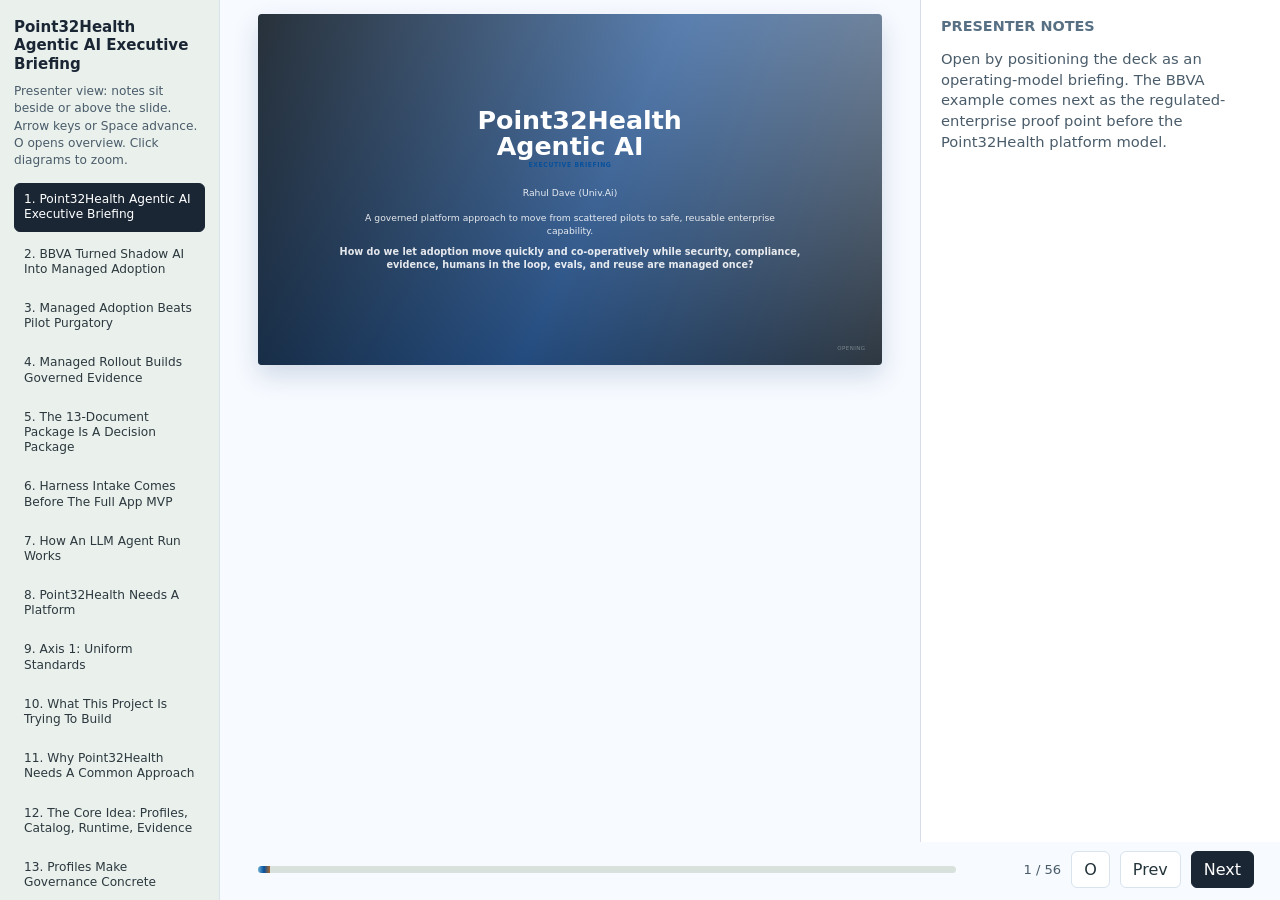
<file: sources/point32/presentations/executive/presenter.html>
<!doctype html>
<html lang="en" data-theme="univ-ai-p32-consulting">
<head>
  <meta charset="utf-8">
  <meta name="viewport" content="width=device-width, initial-scale=1">
  <title>Point32Health Agentic AI Executive Briefing - Presenter</title>
  <style>
@import url("assets/univ-ai-theme.css");

:root {
      --bg: #f4f7f4;
      --paper: #ffffff;
      --ink: #162127;
      --muted: #5c6970;
      --line: #d9e1dc;
      --teal: #0f7773;
      --green: #5f8f3b;
      --amber: #bd7b18;
      --rose: #ad4455;
      --violet: #6159a8;
      --profile: #6159a8;
      --profile-bg: #f1f0fa;
      --profile-ink: #413a82;
      --catalog: #0f7773;
      --catalog-bg: #edf7f6;
      --catalog-ink: #07514e;
      --runtime: #bd7b18;
      --runtime-bg: #fff5e3;
      --runtime-ink: #71460b;
      --evidence: #9b2f5f;
      --evidence-bg: #fff0f5;
      --evidence-ink: #68213e;
      --shadow: 0 18px 48px rgba(22, 33, 39, 0.16);
      --radius: 8px;
      --slide-w: 1280px;
      --slide-h: 720px;
    }

    * { box-sizing: border-box; }
    html, body { margin: 0; min-height: 100%; background: var(--bg); color: var(--ink); font-family: Inter, ui-sans-serif, system-ui, -apple-system, BlinkMacSystemFont, "Segoe UI", sans-serif; }
    body { overflow: hidden; }
    button { font: inherit; }
    .deck-shell { height: 100vh; height: 100dvh; display: grid; grid-template-columns: 232px 1fr; grid-template-rows: minmax(0, 1fr) 58px; overflow: hidden; }
    .toc { grid-row: 1 / span 2; background: #eaf0ec; border-right: 1px solid var(--line); padding: 18px 14px; overflow: auto; }
    .toc h1 { margin: 0 0 10px; font-size: 0.94rem; line-height: 1.22; letter-spacing: 0; }
    .toc .hint { margin: 0 0 14px; color: var(--muted); font-size: 0.76rem; line-height: 1.42; }
    .toc-list { display: grid; gap: 6px; }
    .toc button { width: 100%; text-align: left; border: 1px solid transparent; background: transparent; color: #2c383e; border-radius: 6px; padding: 8px 9px; cursor: pointer; font-size: 0.76rem; line-height: 1.25; }
    .toc button:hover, .toc button:focus-visible { outline: none; border-color: #b9c7bf; background: #fff; }
    .toc button.active { background: var(--ink); color: #fff; border-color: var(--ink); }
    .toc small { display: block; margin-bottom: 2px; color: inherit; opacity: .62; text-transform: uppercase; letter-spacing: .08em; font-size: .58rem; }

    .stage-wrap { position: relative; display: grid; align-items: start; justify-items: center; min-width: 0; min-height: 0; padding: 14px 26px 8px; overflow: hidden; }
    .slide-fit { width: var(--slide-w); height: var(--slide-h); position: relative; }
    .slides { width: var(--slide-w); height: var(--slide-h); transform: scale(var(--deck-scale, 1)); transform-origin: top left; position: relative; border-radius: var(--radius); box-shadow: var(--shadow); background: var(--paper); overflow: hidden; }
    .slide { position: absolute; inset: 0; display: none; padding: 38px 50px; background: var(--paper); overflow: hidden; }
    .slide.active { display: block; }
    .slide:has(> .source-line).active { display: flex; flex-direction: column; }
    .slide.diagram-slide.active { display: grid; grid-template-rows: minmax(0, 1fr); }
    .slide::after { content: attr(data-section); position: absolute; right: 34px; bottom: 27px; color: #7b878e; font-size: .7rem; letter-spacing: .08em; text-transform: uppercase; }
    .slide[data-kind="appendix"]::after { content: "Appendix"; }
    .eyebrow { display: inline-block; margin: 0 0 13px; color: var(--teal); font-size: .78rem; font-weight: 760; letter-spacing: .1em; text-transform: uppercase; }
    .slide > p:has(> .eyebrow) { margin: 0; }
    h2 { margin: 0; max-width: 1120px; font-size: 2.08rem; line-height: 1.06; letter-spacing: 0; }
    h3 { margin: 0 0 9px; font-size: 1.05rem; line-height: 1.2; letter-spacing: 0; }
    p { color: var(--muted); line-height: 1.4; font-size: .92rem; }
    code, pre { font-family: "SFMono-Regular", Consolas, "Liberation Mono", monospace; }
    .hero-title { margin-top: 20px; max-width: 980px; font-size: 2.95rem; line-height: 1.02; }
    .hero-subtitle { margin-top: 18px; max-width: 850px; color: #35444b; font-size: 1.1rem; line-height: 1.38; }
    .why-line { max-width: 1040px; margin: 18px 0 0; color: #203039; font-size: 1.24rem; line-height: 1.32; }
    .why-line strong { font-weight: 780; }
    .lead { max-width: 870px; color: #344249; font-size: 1.05rem; line-height: 1.4; }
    .lead p, .hero-subtitle p, .why-line p, .callout p, .mini-note p, .diagram-caption p, .promotion-rule p { margin: 0; color: inherit; font-size: inherit; line-height: inherit; }
    .source-line { margin-top: auto; padding-top: 14px; color: #6d7980; font-size: .72rem; line-height: 1.25; }
    .source-line p { margin: 0; color: inherit; font-size: inherit; line-height: inherit; }
    .source-line code { color: #405058; }
    .semantic-summary { align-self: flex-end; width: min(760px, 100%); margin-top: 14px; border: 1px solid #b9c7bf; border-left: 5px solid #aebbb4; border-radius: 8px; background: #f8faf8; color: #2e3c42; padding: 10px 14px; text-align: center; font-size: .82rem; font-weight: 680; line-height: 1.25; }
    .semantic-summary p { margin: 0; color: inherit; font-size: inherit; line-height: inherit; }
    .section-divider { background: linear-gradient(135deg, #ffffff 0%, #eef7f6 48%, #f8faf8 100%); text-align: center; }
    .slide.section-divider.active { display: flex; flex-direction: column; align-items: center; justify-content: center; }
    .section-divider h2 { margin: 0 auto; max-width: 1040px; font-size: 3.25rem; line-height: 1.02; }
    .section-divider .lead { margin: 24px auto 0; max-width: 870px; font-size: 1.18rem; }
    .section-divider .chip-row { justify-content: center; margin: 34px auto 0; max-width: 900px; }

    .two-col { display: grid; grid-template-columns: 1fr 1fr; gap: 22px; margin-top: 22px; }
    .two-col.wide-left { grid-template-columns: 1.16fr .84fr; }
    .two-col.wide-right { grid-template-columns: .84fr 1.16fr; }
    .three-col { display: grid; grid-template-columns: repeat(3, 1fr); gap: 17px; margin-top: 22px; }
    .three-col.compact { gap: 13px; margin-top: 16px; }
    .three-col.compact .card { min-height: 78px; padding: 12px 13px; }
    .three-col.compact .card strong { margin-bottom: 5px; font-size: .96rem; }
    .three-col.compact .card p { font-size: .78rem; line-height: 1.28; }
    .four-col { display: grid; grid-template-columns: repeat(4, 1fr); gap: 14px; margin-top: 20px; }
    .card { border: 1px solid var(--line); border-radius: 8px; padding: 16px 17px; background: #fbfcfb; min-height: 108px; }
    .card strong { display: block; margin-bottom: 8px; color: var(--ink); font-size: 1.05rem; }
    .card p { margin: 0; font-size: .9rem; }
    .metric-card { border-top: 5px solid var(--accent, var(--teal)); }
    .callout { margin-top: 22px; border-left: 5px solid var(--teal); padding: 14px 18px; background: #eef7f6; color: #274045; font-size: 1.02rem; line-height: 1.38; }
    .callout.neutral { border-left-color: #aebbb4; background: #f8faf8; color: #2e3c42; }
    .story-layout { display: grid; grid-template-columns: .9fr 1.1fr; gap: 22px; margin-top: 20px; align-items: stretch; }
    .story-panel { border: 1px solid var(--line); border-top: 6px solid var(--accent, var(--teal)); border-radius: 8px; background: linear-gradient(180deg, var(--accent-bg, #eef7f6) 0%, #ffffff 88%); padding: 18px 19px; }
    .story-panel strong { display: block; color: var(--ink); font-size: 1.1rem; line-height: 1.16; margin-bottom: 9px; }
    .story-panel p { margin: 0; font-size: .92rem; line-height: 1.38; }
    .story-steps { display: grid; grid-template-columns: repeat(2, 1fr); gap: 12px; }
    .story-steps div { border-left: 5px solid var(--accent, var(--teal)); background: var(--accent-bg, #f7faf8); border-radius: 8px; padding: 13px 14px; min-height: 116px; }
    .story-steps strong { display: block; color: var(--accent-ink, var(--ink)); font-size: .96rem; line-height: 1.18; margin-bottom: 7px; }
    .story-steps span { color: #45545b; font-size: .8rem; line-height: 1.3; }
    .story-stat-grid { display: grid; grid-template-columns: repeat(5, 1fr); gap: 10px; margin-top: 18px; }
    .story-stat { border: 1px solid var(--line); border-top: 5px solid var(--accent, var(--teal)); border-radius: 8px; background: #fbfcfb; padding: 13px 12px; min-height: 102px; }
    .story-stat b { display: block; color: var(--accent, var(--teal)); font-size: 1.62rem; line-height: 1; margin-bottom: 8px; }
    .story-stat span { color: var(--muted); font-size: .76rem; line-height: 1.25; }
    .story-bridge { display: grid; grid-template-columns: repeat(4, 1fr); gap: 11px; margin-top: 18px; }
    .story-bridge div { border-left: 5px solid var(--accent); background: var(--accent-bg); color: var(--accent-ink); border-radius: 8px; padding: 11px 12px; min-height: 76px; font-size: .78rem; line-height: 1.26; }
    .story-bridge strong { display: block; color: var(--accent-ink); font-size: .88rem; margin-bottom: 5px; }
    .mini-note { color: var(--muted); font-size: .82rem; line-height: 1.35; }
    .diagram-frame { margin-top: 18px; height: 360px; border: 1px solid var(--line); border-radius: 8px; background: #fbfcfb; display: grid; place-items: center; overflow: hidden; }
    .diagram-frame figure { width: 100%; height: 100%; margin: 0; display: grid; place-items: center; overflow: hidden; }
    .diagram-frame figcaption { display: none; }
    .diagram-frame img { display: block; width: 100%; height: 100%; object-fit: contain; cursor: zoom-in; }
    .diagram-frame.tall { height: 335px; }
    .diagram-frame.strip { height: 200px; }
    .diagram-frame.security-strip { height: 185px; }
    .diagram-frame.no-border { height: auto; border: none; background: transparent; place-items: stretch; overflow: visible; }
    .diagram-caption { margin: 8px 0 0; color: #59676f; font-size: .8rem; }
    .diagram-slide { padding: 18px 28px 26px; }
    .diagram-slide figure { width: 100%; height: 100%; min-width: 0; min-height: 0; margin: 0; display: flex; align-items: center; justify-content: center; overflow: hidden; }
    .slide.diagram-slide img.zoomable { display: block; width: auto; height: 100%; max-width: 100%; max-height: 100%; object-fit: contain; }
    .diagram-slide figcaption { display: none; }
    .diagram-slide::after { bottom: 12px; }
    .four-col.compact { gap: 14px; margin-top: 14px; }
    .four-col.compact .card { min-height: 78px; padding: 12px 13px; }
    .four-col.compact .card strong { margin-bottom: 5px; font-size: .98rem; }
    .four-col.compact .card p { font-size: .78rem; line-height: 1.28; }

    .flow { display: grid; grid-template-columns: repeat(4, 1fr); gap: 14px; margin-top: 30px; align-items: stretch; }
    .flow div { border: 1px solid var(--line); background: #fbfcfb; border-radius: 8px; padding: 16px 14px; min-height: 112px; }
    .flow strong { display: block; margin-bottom: 7px; color: var(--ink); font-size: .98rem; }
    .flow span { color: var(--muted); font-size: .86rem; line-height: 1.34; }
    .timeline { display: grid; grid-template-columns: repeat(5, 1fr); gap: 12px; margin-top: 28px; }
    .timeline div { border-top: 5px solid var(--accent, var(--teal)); border-radius: 8px; background: #fbfcfb; border-left: 1px solid var(--line); border-right: 1px solid var(--line); border-bottom: 1px solid var(--line); padding: 14px 13px; min-height: 126px; }
    .timeline strong { display: block; margin-bottom: 7px; font-size: .96rem; }
    .timeline span { color: var(--muted); font-size: .82rem; line-height: 1.33; }
    .release-ladder { display: grid; grid-template-columns: repeat(3, 1fr); gap: 20px; margin-top: 26px; align-items: stretch; }
    .release-stage { border: 1px solid var(--line); border-top: 6px solid var(--accent, var(--teal)); border-radius: 8px; background: #fbfcfb; padding: 16px 17px; min-height: 186px; }
    .release-stage h3 { margin: 0 0 9px; font-size: 1.08rem; }
    .release-stage p { margin: 0; font-size: .84rem; line-height: 1.34; }
    .release-stage code { display: inline-block; margin-top: 12px; color: #34434a; background: #eef4f0; border: 1px solid #d7e1de; border-radius: 5px; padding: 5px 7px; font-size: .7rem; }
    .promotion-rule { margin-top: 22px; border: 1px solid #b9c7bf; border-left: 5px solid #aebbb4; border-radius: 8px; background: #f8faf8; color: #2e3c42; padding: 13px 16px; font-size: .91rem; line-height: 1.35; }
    .matrix { width: 100%; border-collapse: collapse; margin-top: 16px; font-size: .78rem; }
    .matrix th, .matrix td { border-bottom: 1px solid var(--line); padding: 7px 8px; text-align: left; vertical-align: top; }
    .matrix th { color: #2e3c42; background: #eef4f0; font-size: .72rem; text-transform: uppercase; letter-spacing: .06em; }
    .u-dense { padding-top: 34px; }
    .u-tight { padding-top: 28px; }
    .u-dense .lead { max-width: 1060px; margin-top: 4px; font-size: .95rem; line-height: 1.32; }
    .u-dense .matrix { margin-top: 14px; font-size: .73rem; }
    .u-dense .matrix th, .u-dense .matrix td { padding: 6px 8px; }
    .u-dense .callout { margin-top: 12px; padding: 9px 13px; font-size: .82rem; line-height: 1.3; }
    .u-tight .lead { max-width: 1060px; margin-top: 2px; font-size: .86rem; line-height: 1.22; }
    .u-tight .profile-fragment-grid { gap: 9px; margin-top: 8px; }
    .u-tight .profile-fragment { padding: 7px 9px; }
    .u-tight .profile-fragment strong { font-size: .76rem; }
    .u-tight .profile-fragment span { margin-bottom: 4px; font-size: .6rem; }
    .u-tight .profile-fragment pre { padding: 6px 7px; font-size: .46rem; line-height: 1.1; }
    .u-tight .callout { margin-top: 8px; padding: 7px 10px; font-size: .72rem; line-height: 1.22; }
    .choice-table { table-layout: fixed; margin-top: 16px; font-size: .62rem; line-height: 1.16; }
    .choice-table th:nth-child(1) { width: 26%; }
    .choice-table th:nth-child(2) { width: 62%; }
    .choice-table th:nth-child(3) { width: 12%; text-align: center; }
    .choice-table td { color: #334249; padding: 6px 7px; }
    .choice-table td:first-child { color: var(--ink); font-weight: 720; }
    .choice-table td:last-child { text-align: center; }
    .yes, .no { display: inline-grid; min-width: 42px; min-height: 22px; place-items: center; border-radius: 999px; font-size: .62rem; font-weight: 800; text-transform: uppercase; letter-spacing: .05em; }
    .yes { border: 1px solid var(--catalog); background: var(--catalog-bg); color: var(--catalog-ink); }
    .no { border: 1px solid var(--rose); background: #fbecf0; color: #79313c; }
    .chip-row { display: flex; flex-wrap: wrap; gap: 8px; margin-top: 18px; }
    .chip { border: 1px solid #bac9c0; background: #f7faf8; color: #26373e; border-radius: 999px; padding: 7px 11px; font-size: .78rem; }
    .theme-profile { --accent: var(--profile); --accent-bg: var(--profile-bg); --accent-ink: var(--profile-ink); }
    .theme-catalog { --accent: var(--catalog); --accent-bg: var(--catalog-bg); --accent-ink: var(--catalog-ink); }
    .theme-runtime { --accent: var(--runtime); --accent-bg: var(--runtime-bg); --accent-ink: var(--runtime-ink); }
    .theme-evidence { --accent: var(--evidence); --accent-bg: var(--evidence-bg); --accent-ink: var(--evidence-ink); }
    .chip.theme-profile, .chip.theme-catalog, .chip.theme-runtime, .chip.theme-evidence { border-color: var(--accent); background: var(--accent-bg); color: var(--accent-ink); font-weight: 720; }
    .card.theme-profile, .card.theme-catalog, .card.theme-runtime, .card.theme-evidence, .flow div.theme-profile, .flow div.theme-catalog, .flow div.theme-runtime, .flow div.theme-evidence, .timeline div.theme-profile, .timeline div.theme-catalog, .timeline div.theme-runtime, .timeline div.theme-evidence, .aside-panel.theme-profile, .aside-panel.theme-catalog, .aside-panel.theme-runtime, .aside-panel.theme-evidence, .kpi.theme-profile, .kpi.theme-catalog, .kpi.theme-runtime, .kpi.theme-evidence { border-top: 5px solid var(--accent); background: linear-gradient(180deg, var(--accent-bg) 0%, #ffffff 88%); }
    .callout.theme-profile, .callout.theme-catalog, .callout.theme-runtime, .callout.theme-evidence { border-left-color: var(--accent); background: var(--accent-bg); color: var(--accent-ink); }
    .core-cycle-layout { display: grid; grid-template-columns: minmax(0, 1fr) 330px; gap: 30px; align-items: center; margin-top: 18px; }
    .core-cycle { position: relative; height: 430px; }
    .core-cycle::before { content: ""; position: absolute; left: 50%; top: 50%; width: 374px; height: 374px; transform: translate(-50%, -50%); border-radius: 50%; background: conic-gradient(from -45deg, var(--profile) 0 23%, transparent 23% 27%, var(--catalog) 27% 48%, transparent 48% 52%, var(--runtime) 52% 73%, transparent 73% 77%, var(--evidence) 77% 98%, transparent 98% 100%); -webkit-mask: radial-gradient(farthest-side, transparent 66%, #000 68%); mask: radial-gradient(farthest-side, transparent 66%, #000 68%); opacity: .92; }
    .cycle-center { position: absolute; left: 50%; top: 50%; width: 210px; min-height: 106px; transform: translate(-50%, -50%); display: grid; place-items: center; text-align: center; border: 1px solid var(--line); border-radius: 999px; background: #fff; padding: 16px; box-shadow: 0 10px 28px rgba(22, 33, 39, .1); z-index: 2; }
    .cycle-center strong { display: block; color: var(--ink); font-size: 1.02rem; line-height: 1.12; }
    .cycle-center span { display: block; margin-top: 7px; color: var(--muted); font-size: .78rem; line-height: 1.25; }
    .cycle-node { position: absolute; z-index: 3; width: 250px; min-height: 124px; border: 1px solid var(--line); border-top: 8px solid var(--accent); border-radius: 8px; background: linear-gradient(180deg, var(--accent-bg) 0%, #ffffff 86%); padding: 13px 15px 14px; box-shadow: 0 12px 28px rgba(22, 33, 39, .1); }
    .cycle-node.profile { top: 0; left: 50%; transform: translateX(-50%); }
    .cycle-node.catalog { right: 0; top: 144px; }
    .cycle-node.runtime { left: 50%; bottom: 0; transform: translateX(-50%); }
    .cycle-node.evidence { left: 0; top: 144px; }
    .cycle-node b { display: inline-grid; place-items: center; width: 30px; height: 30px; margin-bottom: 7px; border-radius: 50%; background: var(--accent); color: #fff; font-size: .82rem; }
    .cycle-node strong { display: block; color: var(--ink); font-size: 1.22rem; line-height: 1.12; }
    .cycle-node span { display: block; margin-top: 7px; color: #46565d; font-size: .76rem; line-height: 1.25; }
    .cycle-arrow { position: absolute; z-index: 4; display: inline-flex; align-items: center; justify-content: center; width: 34px; height: 34px; border: 1px solid var(--accent); border-radius: 50%; background: var(--accent-bg); color: var(--accent-ink); font-size: .72rem; font-weight: 780; box-shadow: 0 7px 18px rgba(22, 33, 39, .1); }
    .cycle-arrow span { display: none; }
    .cycle-arrow b { color: var(--accent); font-size: 1.18rem; line-height: 1; }
    .cycle-arrow.pc { right: 225px; top: 96px; transform: rotate(28deg); }
    .cycle-arrow.cr { right: 224px; bottom: 94px; transform: rotate(-28deg); }
    .cycle-arrow.re { left: 224px; bottom: 94px; transform: rotate(28deg); }
    .cycle-arrow.ep { left: 225px; top: 96px; transform: rotate(-28deg); }
    .mini-cycle-list { display: grid; gap: 10px; margin-top: 14px; }
    .mini-cycle-list div { border-left: 5px solid var(--accent); background: var(--accent-bg); border-radius: 8px; padding: 10px 12px; color: var(--accent-ink); font-size: .84rem; line-height: 1.3; }
    .kpi-grid { display: grid; grid-template-columns: 1fr 1fr; gap: 14px; margin-top: 24px; }
    .kpi { border-radius: 8px; padding: 16px; background: #f6f9f8; border: 1px solid var(--line); }
    .kpi b { display: block; color: var(--teal); font-size: 2rem; line-height: 1; }
    .kpi span { color: var(--muted); font-size: .88rem; }
    .code-card { margin-top: 16px; border-radius: 8px; background: #142127; color: #e8f2ef; padding: 14px 16px; overflow: auto; max-height: 370px; border: 1px solid #31454d; }
    .code-card pre { margin: 0; font-size: .72rem; line-height: 1.28; white-space: pre; }
    .code-card.small pre { font-size: .68rem; }
    .code-card.url-card pre { white-space: pre-wrap; overflow-wrap: anywhere; font-size: .64rem; line-height: 1.34; }
    .url-pair { display: grid; grid-template-columns: 1fr 1fr; gap: 14px; margin-top: 16px; }
    .url-pair .code-card { margin-top: 0; }
    .code-label { display: block; margin-bottom: 8px; color: #9fcbc8; font-size: .68rem; font-weight: 760; letter-spacing: .08em; text-transform: uppercase; }
    .code-card mark { background: rgba(90, 183, 176, .28); color: inherit; padding: 0 2px; border-radius: 3px; }
    .aside-panel { border-radius: 8px; background: #f8faf8; border: 1px solid var(--line); padding: 18px; }
    .profile-fragment-grid { display: grid; grid-template-columns: repeat(2, 1fr); gap: 12px; margin-top: 14px; }
    .profile-fragment { border: 1px solid var(--line); border-top: 5px solid var(--accent, var(--profile)); border-radius: 8px; background: linear-gradient(180deg, var(--accent-bg, #f4eff9) 0%, #ffffff 86%); padding: 10px 12px; }
    .profile-fragment strong { display: block; color: var(--ink); font-size: .88rem; line-height: 1.12; }
    .profile-fragment span { display: block; margin: 3px 0 7px; color: var(--muted); font-size: .72rem; line-height: 1.2; }
    .profile-fragment pre { margin: 0; border-radius: 6px; background: #142127; color: #e8f2ef; padding: 8px 9px; font-size: .63rem; line-height: 1.24; white-space: pre-wrap; overflow-wrap: anywhere; }
    .axis-map { display: grid; gap: 14px; margin-top: 30px; }
    .axis-map.six { grid-template-columns: repeat(3, 1fr); }
    .axis-node { border-top: 6px solid var(--accent, var(--teal)); border-radius: 8px; background: #fbfcfb; border-left: 1px solid var(--line); border-right: 1px solid var(--line); border-bottom: 1px solid var(--line); padding: 14px 15px; min-height: 112px; }
    .axis-node b { display: inline-grid; place-items: center; width: 28px; height: 28px; margin-bottom: 10px; border-radius: 50%; background: var(--accent, var(--teal)); color: #fff; font-size: .8rem; }
    .axis-node strong { display: block; color: var(--ink); font-size: 1rem; line-height: 1.16; }
    .axis-node span { display: block; margin-top: 6px; color: var(--muted); font-size: .78rem; line-height: 1.25; }
    .axis { display: grid; grid-template-columns: 160px 1fr; gap: 12px; align-items: center; margin-top: 24px; }
    .axis .label { color: #536168; font-size: .8rem; text-transform: uppercase; letter-spacing: .08em; }
    .axis .bar { height: 34px; border-radius: 4px; background: linear-gradient(90deg, #d9ece8, #cce3c5, #ffe2af, #f1bcc6); border: 1px solid #cdd7d2; display: grid; grid-template-columns: repeat(4, 1fr); align-items: center; text-align: center; font-size: .78rem; color: #34434a; }

    .footer-controls { grid-column: 2; display: flex; align-items: center; gap: 10px; padding: 8px 26px 12px; }
    .progress { flex: 1; height: 7px; border-radius: 999px; background: #d9e1dc; overflow: hidden; }
    .progress span { display: block; height: 100%; width: 0%; background: var(--teal); }
    .counter { min-width: 95px; text-align: right; color: var(--muted); font-size: .82rem; }
    .nav-btn { border: 1px solid var(--line); background: #fff; color: #24343b; border-radius: 6px; padding: 8px 12px; cursor: pointer; }
    .nav-btn.primary { background: var(--ink); color: #fff; border-color: var(--ink); }
    .nav-btn:hover, .nav-btn:focus-visible { outline: none; border-color: #9aa9a2; }
    .notes { display: none; position: absolute; left: 46px; right: 46px; bottom: 24px; max-height: 170px; overflow: auto; border: 1px solid #b9c7bf; border-radius: 8px; background: rgba(255, 255, 255, .97); box-shadow: var(--shadow); padding: 16px 18px; color: #24333a; z-index: 3; font-size: .92rem; line-height: 1.4; }
    .notes.visible { display: block; }
    .overview { position: fixed; inset: 0; display: none; background: rgba(10, 18, 22, .84); z-index: 10; padding: 34px; overflow: auto; }
    .overview.visible { display: block; }
    .overview-grid { display: grid; grid-template-columns: repeat(auto-fill, minmax(220px, 1fr)); gap: 14px; }
    .overview-card { background: #fff; color: var(--ink); border-radius: 8px; padding: 13px; cursor: pointer; min-height: 112px; border: 3px solid transparent; }
    .overview-card.active { border-color: var(--teal); }
    .overview-card small { display: block; color: var(--teal); text-transform: uppercase; letter-spacing: .08em; font-size: .62rem; margin-bottom: 6px; }
    .overview-card strong { display: block; font-size: .95rem; line-height: 1.2; }
    .zoom { position: fixed; inset: 0; display: none; background: rgba(9, 17, 21, .9); z-index: 20; align-items: center; justify-content: center; padding: 28px; }
    .zoom.visible { display: flex; }
    .zoom img { max-width: 96vw; max-height: 94vh; background: #fff; border-radius: 8px; box-shadow: var(--shadow); }
    .zoom button { position: fixed; top: 18px; right: 20px; border: 1px solid #fff; background: #fff; color: var(--ink); border-radius: 6px; padding: 8px 12px; cursor: pointer; }

    @media (max-width: 980px) {
      body { overflow: auto; }
      .deck-shell { min-height: 100vh; display: block; }
      .toc { display: none; }
      .stage-wrap { padding: 0; }
      .slides { min-height: 100vh; border-radius: 0; box-shadow: none; }
      .slide { min-height: 100vh; padding: 34px 24px 72px; overflow: auto; }
      h2 { font-size: 2rem; }
      .hero-title { font-size: 2.35rem; }
      .core-cycle-layout { grid-template-columns: 1fr; }
      .core-cycle { height: auto; display: grid; gap: 12px; }
      .core-cycle::before, .cycle-center, .cycle-arrow { display: none; }
      .cycle-node, .cycle-node.profile, .cycle-node.catalog, .cycle-node.runtime, .cycle-node.evidence { position: static; width: auto; min-height: 0; transform: none; }
      .footer-controls { position: fixed; left: 0; right: 0; bottom: 0; background: #f4f7f4; }
      .slide::after, .semantic-summary { position: static; display: block; margin-top: 16px; }
      .diagram-slide img { height: auto; }
    }

    @media print {
      body { overflow: visible; background: #fff; }
      .deck-shell, .stage-wrap, .slide-fit, .slides { display: block; height: auto; max-height: none; width: auto; box-shadow: none; }
      .slides { transform: none; }
      .toc, .footer-controls, .notes, .overview, .zoom { display: none !important; }
      .slide { position: relative; display: block !important; page-break-after: always; width: 1280px; height: 720px; border: 1px solid #ddd; }
      .slide.section-divider { display: flex !important; flex-direction: column; align-items: center; justify-content: center; text-align: center; }
    }



/* Custom htmpres runtime overrides generated after the source deck CSS. */
.visually-hidden {
  position: absolute !important;
  width: 1px !important;
  height: 1px !important;
  padding: 0 !important;
  margin: -1px !important;
  overflow: hidden !important;
  clip: rect(0 0 0 0) !important;
  white-space: nowrap !important;
  border: 0 !important;
}

body.audience-mode .slide .notes {
  display: none !important;
}

.htmpres-filter-defs {
  position: absolute;
  width: 0;
  height: 0;
  overflow: hidden;
}

.slide div.sourceCode,
.slide pre {
  max-width: 100%;
  overflow: auto;
}

.slide > div.sourceCode,
.slide > pre {
  margin-top: 24px;
  border: 1px solid var(--htmpres-code-border, rgba(15, 23, 42, 0.16));
  border-radius: var(--htmpres-code-radius, 8px);
  background: var(--htmpres-code-bg, #172127);
  color: var(--htmpres-code-ink, #eff6f4);
  padding: var(--htmpres-code-pad, 18px);
}

.slide div.sourceCode > pre,
.slide pre.sourceCode {
  margin: 0;
  border: 0;
  background: transparent;
  color: inherit;
  padding: 0;
  box-shadow: none;
}

.slide pre.sourceCode,
.slide pre.sourceCode code {
  white-space: pre;
}

.slide pre code {
  color: inherit;
  font-size: inherit;
  line-height: inherit;
}

.slide pre.numberSource code {
  counter-reset: source-line;
}

.slide pre.numberSource code > span,
.slide code > .code-line {
  display: inline-block;
  min-width: 100%;
  min-height: 1.45em;
  box-sizing: border-box;
  padding-left: 0.65rem;
  padding-right: 0.65rem;
  transition: background 140ms ease, box-shadow 140ms ease, opacity 140ms ease;
}

.slide pre.numberSource code > span {
  counter-increment: source-line;
  position: relative;
  padding-left: 3.1rem;
}

.slide pre.numberSource code > span > a:first-child {
  position: absolute;
  left: 0;
  width: 2.35rem;
  padding-right: 0.5rem;
  color: var(--htmpres-code-line-number, rgba(226, 232, 240, 0.46));
  text-align: right;
  text-decoration: none;
  user-select: none;
}

.slide pre.numberSource code > span > a:first-child::before {
  content: counter(source-line);
}

.slide .code-line-highlight {
  background: var(--htmpres-code-highlight-bg, rgba(193, 131, 34, 0.22));
  box-shadow: inset var(--htmpres-code-highlight-bar-width, 4px) 0 0 var(--htmpres-code-highlight-bar, rgba(193, 131, 34, 0.9));
}

.slide .code-step-active .code-line-dim {
  opacity: 0.42;
}

.slide.transition-fade.active,
.slide.transition-slide.active,
.slide.transition-zoom.active {
  animation-duration: var(--slide-transition-duration, 220ms);
  animation-fill-mode: both;
  animation-timing-function: ease;
}

.slide.transition-fade.active {
  animation-name: htmpres-slide-fade;
}

.slide.transition-slide.active {
  animation-name: htmpres-slide-next;
}

html[data-slide-direction="prev"] .slide.transition-slide.active {
  animation-name: htmpres-slide-prev;
}

.slide.transition-zoom.active {
  animation-name: htmpres-slide-zoom;
}

.slide.transition-none.active,
html[data-slide-direction="none"] .slide.transition-fade.active,
html[data-slide-direction="none"] .slide.transition-slide.active,
html[data-slide-direction="none"] .slide.transition-zoom.active {
  animation: none;
}

@keyframes htmpres-slide-fade {
  from {
    opacity: 0;
  }
  to {
    opacity: 1;
  }
}

@keyframes htmpres-slide-next {
  from {
    opacity: 0;
    transform: translateX(28px);
  }
  to {
    opacity: 1;
    transform: translateX(0);
  }
}

@keyframes htmpres-slide-prev {
  from {
    opacity: 0;
    transform: translateX(-28px);
  }
  to {
    opacity: 1;
    transform: translateX(0);
  }
}

@keyframes htmpres-slide-zoom {
  from {
    opacity: 0;
    transform: scale(0.985);
  }
  to {
    opacity: 1;
    transform: scale(1);
  }
}

.slide .fragment {
  opacity: 0;
  visibility: hidden;
  transform: translateY(var(--fragment-offset, 12px));
  transition:
    opacity var(--fragment-duration, 180ms) ease,
    transform var(--fragment-duration, 180ms) ease,
    filter var(--fragment-duration, 180ms) ease,
    background-color var(--fragment-duration, 180ms) ease,
    box-shadow var(--fragment-duration, 180ms) ease;
}

.slide .fragment.fragment-visible {
  opacity: 1;
  visibility: visible;
  transform: none;
}

.slide .fragment.fragment-none {
  transition: none;
  transform: none;
}

.slide .fragment.fragment-scale:not(.fragment-visible) {
  transform: scale(0.96);
}

.slide .fragment.fragment-left:not(.fragment-visible) {
  transform: translateX(-18px);
}

.slide .fragment.fragment-right:not(.fragment-visible) {
  transform: translateX(18px);
}

.slide .fragment.fragment-rise:not(.fragment-visible),
.slide .fragment.fragment-slide:not(.fragment-visible) {
  transform: translateY(18px);
}

.slide .fragment.fragment-blur:not(.fragment-visible) {
  filter: blur(4px);
}

.slide .fragment.fragment-highlight.fragment-current {
  background: var(--htmpres-fragment-highlight-bg, rgba(193, 131, 34, 0.14));
  box-shadow: inset var(--htmpres-fragment-highlight-bar-width, 4px) 0 0 var(--htmpres-fragment-highlight-bar, rgba(193, 131, 34, 0.75));
}

.slide .fragment.fragment-dim.fragment-past {
  opacity: 0.42;
}

.slide .fragment.fragment-dim.fragment-current {
  opacity: 1;
}

.slide.htmpres-text-fit-active {
  --htmpres-text-fit-scale: 1;
}

.slide.htmpres-text-fit-active h2 {
  font-size: calc(var(--htmpres-h2-size, 2.35rem) * var(--htmpres-text-fit-scale));
}

.slide.htmpres-text-fit-active .hero-title h2 {
  font-size: calc(var(--htmpres-hero-title-size, 3rem) * var(--htmpres-text-fit-scale));
}

.slide.htmpres-text-fit-active h3 {
  font-size: calc(var(--htmpres-h3-size, 1.18rem) * var(--htmpres-text-fit-scale));
}

.slide.htmpres-text-fit-active p,
.slide.htmpres-text-fit-active li,
.slide.htmpres-text-fit-active .card,
.slide.htmpres-text-fit-active .callout {
  font-size: calc(var(--htmpres-body-size, 1rem) * var(--htmpres-text-fit-scale));
}

.slide.htmpres-text-fit-active .eyebrow,
.slide.htmpres-text-fit-active .source-line {
  font-size: calc(var(--htmpres-small-size, 0.78rem) * var(--htmpres-text-fit-scale));
}

.slide.htmpres-text-fit-active pre {
  font-size: calc(var(--htmpres-code-size, 0.9rem) * var(--htmpres-text-fit-scale));
}

.slide[data-overflow="scroll"],
html[data-overflow="scroll"] .slide,
.slide[data-overflow="fit-scroll"].htmpres-text-fit-overflow,
html[data-overflow="fit-scroll"] .slide.htmpres-text-fit-overflow {
  overflow: auto;
  overscroll-behavior: contain;
}

.slide[data-overflow="hidden"],
html[data-overflow="hidden"] .slide,
.slide[data-overflow="fit"],
html[data-overflow="fit"] .slide {
  overflow: hidden;
}

.scroll-cue {
  position: absolute;
  left: 50%;
  bottom: 18px;
  z-index: 9;
  display: grid;
  place-items: center;
  width: 44px;
  height: 26px;
  border: 1px solid rgba(255, 255, 255, 0.34);
  border-radius: 999px;
  background: rgba(17, 24, 39, 0.82);
  box-shadow: 0 8px 20px rgba(15, 23, 42, 0.24);
  opacity: 0;
  pointer-events: none;
  transform: translate(-50%, 6px);
  transition: opacity 160ms ease, transform 160ms ease;
}

.scroll-cue[hidden] {
  display: none;
}

.slides.scroll-cue-visible .scroll-cue {
  opacity: 0.92;
  transform: translate(-50%, 0);
}

.scroll-cue::before {
  content: "";
  width: 9px;
  height: 9px;
  margin-top: -4px;
  border-right: 2px solid #ffffff;
  border-bottom: 2px solid #ffffff;
  transform: rotate(45deg);
  animation: htmpres-scroll-cue 1300ms ease-in-out infinite;
}

@keyframes htmpres-scroll-cue {
  0%,
  100% {
    opacity: 0.45;
    transform: translateY(-2px) rotate(45deg);
  }
  50% {
    opacity: 1;
    transform: translateY(3px) rotate(45deg);
  }
}

@media (prefers-reduced-motion: reduce) {
  .slide.transition-fade.active,
  .slide.transition-slide.active,
  .slide.transition-zoom.active {
    animation: none;
  }

  .slide .fragment {
    transition: none;
    transform: none;
  }

  .scroll-cue::before {
    animation: none;
  }
}

@media print {
  .slide .fragment {
    opacity: 1 !important;
    visibility: visible !important;
    transform: none !important;
    filter: none !important;
  }
}

.slide .sourceCode .al,
.slide .sourceCode .er {
  color: var(--htmpres-code-token-alert, #fecdd3);
}

.slide .sourceCode .kw,
.slide .sourceCode .cf,
.slide .sourceCode .im {
  color: var(--htmpres-code-token-keyword, #7dd3fc);
  font-weight: 700;
}

.slide .sourceCode .dt,
.slide .sourceCode .at {
  color: var(--htmpres-code-token-type, #c4b5fd);
}

.slide .sourceCode .st,
.slide .sourceCode .ss,
.slide .sourceCode .ch {
  color: var(--htmpres-code-token-string, #a7f3d0);
}

.slide .sourceCode .dv,
.slide .sourceCode .bn,
.slide .sourceCode .fl {
  color: var(--htmpres-code-token-number, #fcd34d);
}

.slide .sourceCode .co {
  color: var(--htmpres-code-token-comment, #94a3b8);
  font-style: italic;
}

.slide .sourceCode .fu,
.slide .sourceCode .bu,
.slide .sourceCode .ot {
  color: var(--htmpres-code-token-function, #f9a8d4);
}

.slide .sourceCode .op,
.slide .sourceCode .sc,
.slide .sourceCode .va {
  color: var(--htmpres-code-token-base, #f8fafc);
}

.slide > :not(.ds-full):not(.ds-left):not(.ds-right) {
  position: relative;
  z-index: 1;
}

.slide .ds-full,
.slide .ds-left,
.slide .ds-right {
  position: absolute;
  top: 0;
  bottom: 0;
  z-index: 0;
  min-width: 0;
  min-height: 0;
  display: grid;
  align-content: center;
  justify-items: stretch;
  gap: 1rem;
  overflow: hidden;
  padding: 48px 58px;
}

.slide .ds-full {
  left: 0;
  right: 0;
}

.slide .ds-global-background {
  pointer-events: none;
  opacity: var(--ds-bg-opacity, 1);
}

.slide .ds-left {
  left: 0;
  width: 50%;
  padding-right: 29px;
}

.slide .ds-right {
  right: 0;
  width: 50%;
  padding-left: 29px;
}

.slide .ds-layer {
  position: relative;
  z-index: 1;
}

.slide .ds-no-pad {
  padding: 0 !important;
}

.slide .ds-center {
  place-items: center;
  text-align: center;
}

.slide .ds-top {
  align-content: start;
}

.slide .ds-bottom {
  align-content: end;
}

.slide .ds-split {
  display: grid;
  grid-template-columns: repeat(var(--ds-columns, 2), minmax(0, 1fr));
  gap: var(--ds-gap, 0);
  min-height: var(--ds-height, 420px);
  margin-top: var(--ds-margin-top, 24px);
  overflow: hidden;
}

.slide .ds-pane,
.slide .ds-media {
  min-width: 0;
  min-height: 0;
  overflow: hidden;
}

.slide .ds-pane {
  display: grid;
  align-content: center;
  gap: 1rem;
  padding: var(--ds-pad, 28px);
  background: var(--ds-bg, transparent);
  border: var(--ds-border, 0);
  border-radius: var(--ds-radius, 0);
}

.slide .ds-media {
  display: grid;
  place-items: center;
}

.slide .ds-frame {
  border: 1px solid var(--ds-frame-border, rgba(15, 23, 42, 0.14));
  border-radius: var(--ds-radius, 8px);
  background: var(--ds-frame-bg, #ffffff);
}

.slide .ds-no-border {
  border: 0 !important;
  border-radius: 0 !important;
  background: transparent !important;
}

.slide .ds-hide {
  display: none !important;
}

.slide .ds-media > p,
.slide .ds-media > figure,
.slide .ds-media.ds-fit > p,
.slide .ds-media.ds-fit > figure,
.slide .ds-media.ds-fill > p,
.slide .ds-media.ds-fill > figure {
  width: 100%;
  height: 100%;
  margin: 0;
  display: grid;
  place-items: center;
}

.slide .ds-media img,
.slide .ds-media video,
.slide .ds-media iframe,
.slide .ds-media object,
.slide .ds-media embed,
.slide img.ds-fit,
.slide video.ds-fit,
.slide iframe.ds-fit,
.slide object.ds-fit,
.slide embed.ds-fit,
.slide img.ds-fill,
.slide video.ds-fill,
.slide iframe.ds-fill,
.slide object.ds-fill,
.slide embed.ds-fill,
.slide .ds-media.ds-fit img,
.slide .ds-media.ds-fit video,
.slide .ds-media.ds-fit iframe,
.slide .ds-media.ds-fit object,
.slide .ds-media.ds-fit embed,
.slide .ds-media.ds-fill img,
.slide .ds-media.ds-fill video,
.slide .ds-media.ds-fill iframe,
.slide .ds-media.ds-fill object,
.slide .ds-media.ds-fill embed {
  display: block;
  width: 100%;
  max-width: 100%;
  height: 100%;
  max-height: 100%;
}

.slide .ds-media img,
.slide .ds-media video,
.slide .ds-media iframe,
.slide .ds-media object,
.slide .ds-media embed {
  object-fit: contain;
}

.slide .ds-global-background img,
.slide .ds-global-background video,
.slide .ds-global-background iframe,
.slide .ds-global-background object,
.slide .ds-global-background embed {
  object-position: var(--ds-bg-position, center);
}

.slide img.ds-fit,
.slide video.ds-fit,
.slide iframe.ds-fit,
.slide object.ds-fit,
.slide embed.ds-fit,
.slide .ds-media.ds-fit img,
.slide .ds-media.ds-fit video,
.slide .ds-media.ds-fit iframe,
.slide .ds-media.ds-fit object,
.slide .ds-media.ds-fit embed {
  object-fit: contain;
}

.slide img.ds-fill,
.slide video.ds-fill,
.slide iframe.ds-fill,
.slide object.ds-fill,
.slide embed.ds-fill,
.slide .ds-media.ds-fill img,
.slide .ds-media.ds-fill video,
.slide .ds-media.ds-fill iframe,
.slide .ds-media.ds-fill object,
.slide .ds-media.ds-fill embed {
  object-fit: cover;
}

.slide audio.ds-fit,
.slide audio.ds-fill,
.slide .ds-media audio {
  width: 100%;
  height: auto;
}

.slide .ds-inline {
  display: flex;
  flex-wrap: wrap;
  align-items: center;
  gap: var(--ds-gap, 14px);
}

.slide .ds-inline > p,
.slide .ds-inline > figure {
  margin: 0;
}

.slide .ds-inline img,
.slide .ds-inline video,
.slide .ds-inline iframe {
  width: var(--ds-inline-size, 160px);
  height: auto;
  max-width: 100%;
}

.slide .ds-grid {
  display: grid;
  grid-template-columns: repeat(var(--ds-columns, 3), minmax(0, 1fr));
  gap: var(--ds-gap, 12px);
}

.slide .ds-grid > * {
  min-width: 0;
}

.slide .ds-grid > p,
.slide .ds-grid > figure {
  margin: 0;
}

.slide img.ds-rounded,
.slide video.ds-rounded,
.slide iframe.ds-rounded,
.slide object.ds-rounded,
.slide embed.ds-rounded,
.slide .ds-rounded img,
.slide .ds-rounded video,
.slide .ds-rounded iframe,
.slide .ds-rounded object,
.slide .ds-rounded embed {
  border-radius: var(--ds-radius, 16px);
}

.slide img.ds-bn,
.slide video.ds-bn,
.slide iframe.ds-bn,
.slide object.ds-bn,
.slide embed.ds-bn,
.slide img.ds-bw,
.slide video.ds-bw,
.slide iframe.ds-bw,
.slide object.ds-bw,
.slide embed.ds-bw,
.slide .ds-bn img,
.slide .ds-bn video,
.slide .ds-bn iframe,
.slide .ds-bn object,
.slide .ds-bn embed,
.slide .ds-bw img,
.slide .ds-bw video,
.slide .ds-bw iframe,
.slide .ds-bw object,
.slide .ds-bw embed {
  --ds-filter-preset: var(--ds-bn-filter, grayscale(1));
}

.slide img.ds-vivid,
.slide video.ds-vivid,
.slide iframe.ds-vivid,
.slide object.ds-vivid,
.slide embed.ds-vivid,
.slide .ds-vivid img,
.slide .ds-vivid video,
.slide .ds-vivid iframe,
.slide .ds-vivid object,
.slide .ds-vivid embed {
  --ds-filter-preset: var(--ds-vivid-filter, saturate(1.35) contrast(1.12));
}

.slide img.ds-noir,
.slide video.ds-noir,
.slide iframe.ds-noir,
.slide object.ds-noir,
.slide embed.ds-noir,
.slide .ds-noir img,
.slide .ds-noir video,
.slide .ds-noir iframe,
.slide .ds-noir object,
.slide .ds-noir embed {
  --ds-filter-preset: var(--ds-noir-filter, grayscale(1) contrast(1.36) brightness(0.9));
}

.slide img.ds-chrome,
.slide video.ds-chrome,
.slide iframe.ds-chrome,
.slide object.ds-chrome,
.slide embed.ds-chrome,
.slide .ds-chrome img,
.slide .ds-chrome video,
.slide .ds-chrome iframe,
.slide .ds-chrome object,
.slide .ds-chrome embed {
  --ds-filter-preset: var(--ds-chrome-filter, saturate(1.45) contrast(1.16) brightness(1.06));
}

.slide img.ds-fade,
.slide video.ds-fade,
.slide iframe.ds-fade,
.slide object.ds-fade,
.slide embed.ds-fade,
.slide .ds-fade img,
.slide .ds-fade video,
.slide .ds-fade iframe,
.slide .ds-fade object,
.slide .ds-fade embed {
  --ds-filter-preset: var(--ds-fade-filter, saturate(0.62) contrast(0.92) brightness(1.12) opacity(0.82));
}

.slide img.ds-filter,
.slide video.ds-filter,
.slide iframe.ds-filter,
.slide object.ds-filter,
.slide embed.ds-filter,
.slide .ds-filter img,
.slide .ds-filter video,
.slide .ds-filter iframe,
.slide .ds-filter object,
.slide .ds-filter embed {
  --ds-filter-custom:
    grayscale(var(--ds-grayscale, 0))
    sepia(var(--ds-sepia, 0))
    saturate(var(--ds-saturation, 1))
    contrast(var(--ds-contrast, 1))
    brightness(clamp(0, calc(var(--ds-brightness, 1) + var(--ds-exposure, 0)), 3))
    hue-rotate(var(--ds-hue, 0deg))
    blur(var(--ds-blur, 0))
    opacity(var(--ds-opacity, 1));
}

.slide img.ds-alpha,
.slide video.ds-alpha,
.slide iframe.ds-alpha,
.slide object.ds-alpha,
.slide embed.ds-alpha,
.slide .ds-alpha img,
.slide .ds-alpha video,
.slide .ds-alpha iframe,
.slide .ds-alpha object,
.slide .ds-alpha embed {
  opacity: var(--ds-opacity, 0.6);
}

.slide img.ds-zoom,
.slide video.ds-zoom,
.slide iframe.ds-zoom,
.slide object.ds-zoom,
.slide embed.ds-zoom,
.slide .ds-zoom img,
.slide .ds-zoom video,
.slide .ds-zoom iframe,
.slide .ds-zoom object,
.slide .ds-zoom embed {
  transform: scale(var(--ds-scale, 1.2));
}

.slide img.ds-theme-filter,
.slide video.ds-theme-filter,
.slide iframe.ds-theme-filter,
.slide object.ds-theme-filter,
.slide embed.ds-theme-filter,
.slide .ds-theme-filter img,
.slide .ds-theme-filter video,
.slide .ds-theme-filter iframe,
.slide .ds-theme-filter object,
.slide .ds-theme-filter embed {
  --ds-filter-preset: var(--ds-theme-filter, );
}

.slide img.ds-sharpen,
.slide video.ds-sharpen,
.slide iframe.ds-sharpen,
.slide object.ds-sharpen,
.slide embed.ds-sharpen,
.slide .ds-sharpen img,
.slide .ds-sharpen video,
.slide .ds-sharpen iframe,
.slide .ds-sharpen object,
.slide .ds-sharpen embed {
  --ds-filter-sharpen: var(--ds-sharpen-filter, url("#htmpres-sharpen"));
}

.slide img.ds-bn,
.slide video.ds-bn,
.slide iframe.ds-bn,
.slide object.ds-bn,
.slide embed.ds-bn,
.slide img.ds-bw,
.slide video.ds-bw,
.slide iframe.ds-bw,
.slide object.ds-bw,
.slide embed.ds-bw,
.slide img.ds-vivid,
.slide video.ds-vivid,
.slide iframe.ds-vivid,
.slide object.ds-vivid,
.slide embed.ds-vivid,
.slide img.ds-noir,
.slide video.ds-noir,
.slide iframe.ds-noir,
.slide object.ds-noir,
.slide embed.ds-noir,
.slide img.ds-chrome,
.slide video.ds-chrome,
.slide iframe.ds-chrome,
.slide object.ds-chrome,
.slide embed.ds-chrome,
.slide img.ds-fade,
.slide video.ds-fade,
.slide iframe.ds-fade,
.slide object.ds-fade,
.slide embed.ds-fade,
.slide img.ds-filter,
.slide video.ds-filter,
.slide iframe.ds-filter,
.slide object.ds-filter,
.slide embed.ds-filter,
.slide img.ds-theme-filter,
.slide video.ds-theme-filter,
.slide iframe.ds-theme-filter,
.slide object.ds-theme-filter,
.slide embed.ds-theme-filter,
.slide img.ds-sharpen,
.slide video.ds-sharpen,
.slide iframe.ds-sharpen,
.slide object.ds-sharpen,
.slide embed.ds-sharpen,
.slide .ds-bn img,
.slide .ds-bn video,
.slide .ds-bn iframe,
.slide .ds-bn object,
.slide .ds-bn embed,
.slide .ds-bw img,
.slide .ds-bw video,
.slide .ds-bw iframe,
.slide .ds-bw object,
.slide .ds-bw embed,
.slide .ds-vivid img,
.slide .ds-vivid video,
.slide .ds-vivid iframe,
.slide .ds-vivid object,
.slide .ds-vivid embed,
.slide .ds-noir img,
.slide .ds-noir video,
.slide .ds-noir iframe,
.slide .ds-noir object,
.slide .ds-noir embed,
.slide .ds-chrome img,
.slide .ds-chrome video,
.slide .ds-chrome iframe,
.slide .ds-chrome object,
.slide .ds-chrome embed,
.slide .ds-fade img,
.slide .ds-fade video,
.slide .ds-fade iframe,
.slide .ds-fade object,
.slide .ds-fade embed,
.slide .ds-filter img,
.slide .ds-filter video,
.slide .ds-filter iframe,
.slide .ds-filter object,
.slide .ds-filter embed,
.slide .ds-theme-filter img,
.slide .ds-theme-filter video,
.slide .ds-theme-filter iframe,
.slide .ds-theme-filter object,
.slide .ds-theme-filter embed,
.slide .ds-sharpen img,
.slide .ds-sharpen video,
.slide .ds-sharpen iframe,
.slide .ds-sharpen object,
.slide .ds-sharpen embed {
  filter: var(--ds-filter-preset, ) var(--ds-filter-custom, ) var(--ds-filter-sharpen, );
}

.slide img.ds-original,
.slide video.ds-original,
.slide iframe.ds-original,
.slide object.ds-original,
.slide embed.ds-original,
.slide .ds-original img,
.slide .ds-original video,
.slide .ds-original iframe,
.slide .ds-original object,
.slide .ds-original embed {
  filter: none !important;
  opacity: 1;
}

.slide .ds-readable,
.slide .ds-vignette {
  position: relative;
  isolation: isolate;
}

.slide .ds-readable::before {
  content: "";
  position: absolute;
  inset: 0;
  z-index: 1;
  pointer-events: none;
  background: linear-gradient(
    var(--ds-readable-angle, 90deg),
    rgba(0, 0, 0, var(--ds-readable-start, 0.5)),
    rgba(0, 0, 0, var(--ds-readable-end, 0.16))
  );
}

.slide .ds-vignette::after {
  content: "";
  position: absolute;
  inset: 0;
  z-index: 1;
  pointer-events: none;
  box-shadow: inset 0 0 var(--ds-vignette-size, 160px) var(--ds-vignette-color, rgba(0, 0, 0, var(--ds-vignette, 0.35)));
}

.slide .ds-vignette-light {
  --ds-vignette-color: rgba(255, 255, 255, var(--ds-vignette, 0.35));
}

.slide .ds-readable .ds-layer,
.slide .ds-vignette .ds-layer {
  z-index: 2;
}

body.presenter-mode .deck-shell {
  grid-template-columns: minmax(180px, 220px) minmax(0, 1fr) minmax(280px, 360px) !important;
  grid-template-rows: minmax(0, 1fr) 58px !important;
  column-gap: 12px;
}

body.presenter-mode .stage-wrap {
  grid-column: 2 !important;
  grid-row: 1 !important;
}

body.presenter-mode .footer-controls {
  grid-column: 2 / 4 !important;
  grid-row: 2 !important;
}

.presenter-notes {
  grid-column: 3;
  grid-row: 1;
  min-width: 0;
  position: relative;
  z-index: 2;
  border-left: 1px solid var(--htmpres-panel-border, rgba(15, 23, 42, 0.14));
  background: var(--htmpres-panel-bg, #fff);
  color: var(--htmpres-panel-ink, #172033);
  padding: 18px 20px;
  overflow: auto;
}

.presenter-notes h2 {
  margin: 0 0 14px;
  font-size: 0.9rem;
  line-height: 1.2;
  letter-spacing: 0;
  text-transform: uppercase;
  color: var(--htmpres-panel-muted, #64748b);
}

.presenter-note-body {
  font-size: 1rem;
  line-height: 1.5;
}

.presenter-note-body p {
  margin: 0 0 0.85rem;
}

.presenter-note-empty {
  color: var(--htmpres-panel-muted, #64748b);
  font-style: italic;
}

@media (max-width: 980px) {
  .slide-fit {
    width: 100% !important;
    height: auto;
  }

  .slides {
    width: 100% !important;
    height: auto;
    max-height: none;
    aspect-ratio: auto;
    transform: none !important;
  }

  .two-col,
  .two-col.wide-left,
  .two-col.wide-right,
  .three-col,
  .four-col,
  .five-col,
  .flow,
  .timeline,
  .release-ladder,
  .story-layout,
  .story-steps,
  .story-stat-grid,
  .story-bridge,
  .url-pair,
  .profile-fragment-grid,
  .axis-map,
  .axis-map.six,
  .axis-map.eight,
  .kpi-grid,
  .mini-diagram,
  .checklist,
  .mixed-transition,
  .transition-strip,
  .feature-status {
    grid-template-columns: 1fr !important;
  }

  .two-col > *,
  .three-col > *,
  .four-col > *,
  .five-col > *,
  .flow > *,
  .timeline > *,
  .release-ladder > *,
  .story-layout > *,
  .story-steps > *,
  .story-stat-grid > *,
  .story-bridge > *,
  .url-pair > *,
  .profile-fragment-grid > *,
  .axis-map > *,
  .kpi-grid > *,
  .mini-diagram > *,
  .checklist > *,
  .mixed-transition > *,
  .transition-strip > *,
  .feature-status > *,
  .code-card,
  .lead,
  .callout,
  .source-line,
  .axis,
  .matrix {
    min-width: 0;
    max-width: 100%;
    box-sizing: border-box;
  }

  .chip-row > p {
    display: flex;
    flex-wrap: wrap;
    gap: 7px;
    margin: 0;
  }

  .chip-row .chip {
    display: inline-flex;
    max-width: 100%;
  }

  .source-line {
    position: static;
    left: auto;
    right: auto;
    bottom: auto;
    display: block;
    overflow-wrap: anywhere;
    word-break: break-word;
  }

  .source-line code {
    overflow-wrap: anywhere;
    word-break: break-word;
  }

  .slide .code-card pre,
  .slide .code-card pre.sourceCode,
  .slide .code-card pre.sourceCode code,
  .slide .code-card code {
    white-space: pre-wrap;
    overflow-wrap: anywhere;
    word-break: break-word;
  }

  .slide code,
  .scheme-row code {
    overflow-wrap: anywhere;
    word-break: break-word;
  }

  .axis {
    grid-template-columns: 1fr !important;
  }

  .axis .bar {
    min-width: 0;
  }

  body.presenter-mode .deck-shell {
    position: fixed;
    inset: 0;
    display: grid !important;
    grid-template-columns: 1fr !important;
    grid-template-rows: minmax(104px, 32vh) minmax(0, 1fr) var(--htmpres-mobile-footer-row, 64px) !important;
    width: 100%;
    height: max(360px, calc(var(--htmpres-viewport-height, 100dvh) - var(--htmpres-mobile-browser-clearance, 0px))) !important;
    max-height: max(360px, calc(var(--htmpres-viewport-height, 100dvh) - var(--htmpres-mobile-browser-clearance, 0px))) !important;
    min-height: 0;
    overflow: hidden;
    column-gap: 0;
  }

  body.presenter-mode .stage-wrap {
    grid-column: 1 !important;
    grid-row: 2 !important;
    min-height: 0;
    overflow: hidden;
    padding: 0 !important;
  }

  body.presenter-mode .footer-controls {
    grid-column: 1 !important;
    grid-row: 3 !important;
  }

  .presenter-notes {
    grid-column: 1 !important;
    grid-row: 1 !important;
    border-left: 0;
    border-top: 0;
    border-bottom: 1px solid rgba(15, 23, 42, 0.14);
    min-height: 0;
    max-height: none;
    padding: 14px 16px;
    overflow: auto;
  }
}

  </style>
</head>
<body class="presenter-mode">
  <div class="deck-shell">
    <aside class="toc" aria-label="Slide list">
      <h1>Point32Health Agentic AI Executive Briefing</h1>
      <p class="hint">Presenter view: notes sit beside or above the slide. Arrow keys or Space advance. O opens overview. Click diagrams to zoom.</p>
      <div class="toc-list" id="tocList"></div>
    </aside>

    <main class="stage-wrap">
      <div class="slide-fit" id="slideFit">
        <div class="slides" id="slides">
          <section class="slide section-divider active" data-section="Opening" data-title="Point32Health Agentic AI Executive Briefing">

            <h2>Point32Health Agentic AI</h2>
            <p><span class="eyebrow">Executive briefing</span></p>
            <div class="lead">
            <p>Rahul Dave (Univ.Ai)</p>
            </div>
            <div class="lead">
            <p>A governed platform approach to move from scattered pilots to safe, reusable enterprise capability.</p>
            </div>
            <div class="why-line">
            <p><strong>How do we let adoption move quickly and co-operatively while security, compliance, evidence, humans in the loop, evals, and reuse are managed once?</strong></p>
            </div>
          </section>

          <section class="slide" data-section="Managed Adoption" data-title="BBVA Turned Shadow AI Into Managed Adoption">

            <h2>BBVA escaped pilot purgatory by giving AI demand a managed path</h2>
            <p><span class="eyebrow">Pre-story: regulated-bank example</span></p>
            <div class="lead">
            <p>The bank saw that employees were already using AI. The safer move was not to freeze demand; it was to channel it into a secure tool, a fast approval path, and a social adoption system that employees wanted to join.</p>
            </div>
            <div class="story-layout">
            <div class="story-panel theme-catalog">
            <p><strong>A big-bank context, not a startup exception</strong></p>
            <p>BBVA operated across 25 countries, served more than 77 million clients, employed about 125,000 workers, and worked under heavy regulation. Yet leaders compressed risk, legal, and compliance review into two months to avoid unmanaged shadow AI becoming the default.</p>
            </div>
            <div class="story-steps" aria-label="BBVA adoption moves">
            <div style="--accent: var(--rose); --accent-bg: #fbecf0; --accent-ink: #79313c;">
            <strong>Shadow usage was the risk</strong><span>Unmanaged AI already existed, so doing nothing would have left leaders blind to data, usage, and quality.</span>
            </div>
            <div class="theme-runtime">
            <strong>Speed bypassed veto points</strong><span>The team moved before friction could accumulate, with a managed enterprise interface and bank-hosted services.</span>
            </div>
            <div style="--accent: var(--green); --accent-bg: #f1f8eb; --accent-ink: #426829;">
            <strong>Status pulled adoption</strong><span>Scarce licenses, champions, and use-it-or-lose-it incentives made participation feel valuable rather than mandated.</span>
            </div>
            <div class="theme-evidence">
            <strong>Trust made sharing possible</strong><span>Prompt privacy, human ownership, quality scoring, and compliance-only access reduced resistance while keeping outputs accountable.</span>
            </div>
            </div>
            </div>
            <div class="source-line">
            <p>Source: Garicano, Li &amp; Wu, <em>Messy Jobs</em>, ch. 7, "BBVA: escaping pilot purgatory"; user-provided screenshots.</p>
            </div>
          </section>

          <section class="slide" data-section="Managed Adoption" data-title="Managed Adoption Beats Pilot Purgatory">

            <h2>Managed adoption beats pilot purgatory</h2>
            <p><span class="eyebrow">Pre-story: the lesson</span></p>
            <div class="lead">
            <p>Adoption, governance, peer learning, human ownership, and evidence moved together.</p>
            </div>
            <div class="story-stat-grid" aria-label="BBVA reported adoption outcomes">
            <div class="story-stat" style="--accent: var(--green);">
            <b>3k-&gt;11k</b><span>Active users scaled from roughly three thousand to eleven thousand.</span>
            </div>
            <div class="story-stat" style="--accent: var(--teal);">
            <b>&gt;83%</b><span>Enterprise users worked with AI tools each week.</span>
            </div>
            <div class="story-stat" style="--accent: var(--runtime);">
            <b>4,800</b><span>Active internal GPTs were created by employees.</span>
            </div>
            <div class="story-stat theme-evidence">
            <b>99%</b><span>Auditors across countries became active AI users.</span>
            </div>
            <div class="story-stat" style="--accent: var(--violet);">
            <b>3-4h</b><span>Estimated weekly time savings per auditor across more than 600 auditors.</span>
            </div>
            </div>
            <div class="callout neutral">
            <p>For Point32Health, the lesson is: do not make governance a brake. Build the platform that lets safe adoption move quickly while evidence, standards, security, compliance, HITL, and evals are managed once.</p>
            </div>
            <div class="story-bridge">
            <div class="theme-profile">
            <strong>Profiles</strong> give autonomy a safe contract.
            </div>
            <div class="theme-catalog">
            <strong>Catalog</strong> makes adoption and reuse visible.
            </div>
            <div class="theme-runtime">
            <strong>Runtime</strong> keeps execution inside controls.
            </div>
            <div class="theme-evidence">
            <strong>Evidence</strong> proves what happened and improves the next turn.
            </div>
            </div>
            <div class="semantic-summary">
            <p>How to read it: profile declares intent; catalog makes it visible; runtime executes it; evidence proves and improves it.</p>
            </div>
            <div class="source-line">
            <p>Source: Garicano, Li &amp; Wu, <em>Messy Jobs</em>, ch. 7, "BBVA: escaping pilot purgatory"; user-provided screenshots.</p>
            </div>
          </section>

          <section class="slide" data-section="Managed Adoption" data-title="Managed Rollout Builds Governed Evidence">

            <h2>Managed rollout creates the evidence base for governed reuse</h2>
            <p><span class="eyebrow">Bank adoption + managed path</span></p>
            <div class="lead">
            <p>BBVA shows why hidden demand needs a trusted path; the managed-adoption lesson is that useful work should happen where evidence, review, and reuse can be attached.</p>
            </div>
            <div class="story-bridge">
            <div class="theme-runtime">
            <strong>Work happens</strong><span>Chats, products, harnesses, batch jobs, and reviews run through durable sessions.</span>
            </div>
            <div class="theme-evidence">
            <strong>Evidence remains</strong><span>Decisions, prompts, tool calls, approvals, evals, outputs, and lessons stay inspectable.</span>
            </div>
            <div class="theme-profile">
            <strong>Patterns can graduate</strong><span>Good work can later become profiles, prompts, context packs, eval cases, and capabilities.</span>
            </div>
            <div class="theme-catalog">
            <strong>Reuse stays governed</strong><span>The catalog makes approved artifacts searchable, permissioned, reusable, and productized.</span>
            </div>
            </div>
            <div class="callout neutral">
            <p>The goal is not a raw transcript archive. The goal is governed company memory: approved run residue that can become reusable assets without losing security, privacy, or owner control.</p>
            </div>
            <div class="source-line">
            <p>Sources: <code>conceptspec.md</code>, <code>catalog.md</code>, <code>agent_harnesses.md</code>, <code>evals.md</code></p>
            </div>
          </section>

          <section class="slide" data-section="Package Story" data-title="The 13-Document Package Is A Decision Package">

            <h2>The 13-document package is now a decision package</h2>
            <p><span class="eyebrow">Current package map</span></p>
            <div class="lead">
            <p>The planning package has grown from architecture description into a reviewable decision system: target architecture, implementation choices, profile contract, catalog product, security model, eval loop, future-practice stance, and SOW coverage.</p>
            </div>
            <div class="three-col compact">
            <div class="card metric-card theme-profile">
            <p><strong>Architecture contract</strong></p>
            <p>Concept, implementation, profile, catalog, and identity/security documents define what every application must share.</p>
            </div>
            <div class="card metric-card theme-runtime">
            <p><strong>Build sequence</strong></p>
            <p>Harness intake and trace capture come first, then trace-fed memory, then the Synthetic Benefits full app proof.</p>
            </div>
            <div class="card metric-card theme-evidence">
            <p><strong>Governance proof</strong></p>
            <p>Evidence, evals, release gates, technology choices, future practices, and SOW traceability show how the package will be reviewed.</p>
            </div>
            </div>
            <div class="source-line">
            <p>Sources: <code>readmefirst.md</code>, <code>Deliverables.md</code>, <code>sow_crosscut_traceability.md</code></p>
            </div>
          </section>

          <section class="slide" data-section="Package Story" data-title="Harness Intake Comes Before The Full App MVP">

            <h2>Build the intake spine before the first full application proof</h2>
            <p><span class="eyebrow">Updated build sequence</span></p>
            <div class="lead">
            <p>The first platform proof is not the Synthetic Benefits application. The first proof is that approved agent work can be captured, reviewed in richer surfaces than chat, archived, normalized, evidenced, and turned into governed memory without broad credentials or PHI exposure.</p>
            </div>
            <div class="timeline">
            <div class="theme-catalog">
            <strong>Thin intake spine</strong><span>Project, run, raw trace, canonical trace, evidence, agent-client, and instrumentation records.</span>
            </div>
            <div class="theme-evidence">
            <strong>Managed harness capture</strong><span>Codex and Claude Code-style sessions copied into raw evidence, review surfaces, and normalized traces.</span>
            </div>
            <div class="theme-catalog">
            <strong>Review and memory seed</strong><span>Specs, outputs, HTML artifacts, feedback, summaries, cache records, context-pack candidates, and simple indexes.</span>
            </div>
            <div class="theme-profile">
            <strong>Synthetic Benefits MVP</strong><span>First full application proof using synthetic data, profile binding, broker, resolver, HITL, evals, and evidence.</span>
            </div>
            <div style="--accent: var(--green)">
            <strong>Pilots and AI-native scale</strong><span>DAIS, payer pilots, shared capabilities, and tenant-scoped organizational memory.</span>
            </div>
            </div>
            <div class="callout neutral">
            <p>This distinction matters: intake proves managed adoption; Synthetic Benefits proves the full application loop.</p>
            </div>
            <div class="source-line">
            <p>Sources: <code>readmefirst.md</code>, <code>implspec.md</code> roadmap, <code>agent_harnesses.md</code>, <code>evals.md</code></p>
            </div>
          </section>

          <section class="slide diagram-slide title-hidden" data-section="Agent Primer" data-title="How An LLM Agent Run Works">

            <h2 class="visually-hidden">How An LLM Agent Run Works</h2>
            <figure>
            <img src="assets/llm-agent-run.svg" class="zoomable" alt="Diagram explaining sources, model turns, tool runs, evals, human review, and evidence outputs in an LLM agent run" />
            <figcaption aria-hidden="true">Diagram explaining sources, model turns, tool runs, evals, human review, and evidence outputs in an LLM agent run</figcaption>
            </figure>
          </section>

          <section class="slide hero-title" data-section="Platform Case" data-title="Point32Health Needs A Platform">

            <h2>Point32Health Needs A Platform</h2>
            <p><span class="eyebrow">Managed platform rationale</span></p>
            <div class="why-line">
            <p><strong>Because agentic AI only scales when evidence, reuse, cooperation, security, compliance, HITL, evals, user simplicity, and standards are managed once for every team.</strong></p>
            </div>
            <div class="axis-map six" aria-label="Executive deck axes">
            <div class="axis-node" style="--accent: var(--teal)">
            <b>1</b><strong>Uniform Standards</strong><span>One operating contract across the enterprise.</span>
            </div>
            <div class="axis-node theme-evidence">
            <b>2</b><strong>Evidence Traces</strong><span>Durable records for runs, approvals, evals, and outcomes.</span>
            </div>
            <div class="axis-node" style="--accent: var(--green)">
            <b>3</b><strong>Reuse And Cooperation</strong><span>Shared capabilities and workflows compound across teams.</span>
            </div>
            <div class="axis-node" style="--accent: var(--rose)">
            <b>4</b><strong>Security And Compliance</strong><span>Run-scoped access, PHI controls, signoff, and release gates.</span>
            </div>
            <div class="axis-node" style="--accent: var(--violet)">
            <b>5</b><strong>HITL And Easy Evals</strong><span>Human review and quality checks become shared services.</span>
            </div>
            <div class="axis-node" style="--accent: var(--amber)">
            <b>6</b><strong>User Simplicity And Future Readiness</strong><span>Users get protection while the platform absorbs technical change.</span>
            </div>
            </div>
            <div class="source-line">
            <p>Sources: <code>securityspec.md</code>, <code>future_practices.md</code>, <code>catalog.md</code></p>
            </div>
          </section>

          <section class="slide section-divider" data-section="Platform Case" data-title="Axis 1: Uniform Standards">

            <h2>Uniform Standards</h2>
            <p><span class="eyebrow">Axis 1</span></p>
            <div class="lead">
            <p>The platform gives every agentic application the same contract for purpose, ownership, authority, evidence, evals, release state, and security posture.</p>
            </div>
            <div class="chip-row">
            <p><span class="chip theme-profile">Profile contract</span><span class="chip theme-catalog">Catalog visibility</span><span class="chip theme-runtime">Runtime enforcement</span><span class="chip theme-evidence">Evidence proof layer</span><span class="chip">Shared release gates</span></p>
            </div>
          </section>

          <section class="slide hero-title" data-section="Platform Model" data-title="What This Project Is Trying To Build">

            <h2>A governed enterprise platform for agentic AI work</h2>
            <p><span class="eyebrow">Point32Health agentic architecture</span></p>
            <div class="hero-subtitle">
            <p>The project is building the operating model and technical substrate for many agentic applications: visible, reusable, secure, auditable, and ready to move from prototype to controlled production.</p>
            </div>
            <div class="flow" aria-label="Core operating loop">
            <div class="theme-profile">
            <strong>Profiles</strong><span>Declare purpose, owners, authority, data, tools, evidence, evals, release stage.</span>
            </div>
            <div class="theme-catalog">
            <strong>Catalog</strong><span>Shows complete portfolio, governance, risk, evidence, and operational state.</span>
            </div>
            <div class="theme-runtime">
            <strong>Runtime</strong><span>Executes profile-bound runs through brokered access and shared services.</span>
            </div>
            <div class="theme-evidence">
            <strong>Evidence</strong><span>Records what happened so work can be audited, evaluated, optimized, and reused.</span>
            </div>
            </div>
            <div class="semantic-summary">
            <p>How to read it: profile declares intent; catalog makes it visible; runtime executes it; evidence proves and improves it.</p>
            </div>
            <div class="source-line">
            <p>Sources: <code>conceptspec.md</code>, <code>catalog.md</code>, <code>implspec.md</code></p>
            </div>
          </section>

          <section class="slide" data-section="Platform Model" data-title="Why Point32Health Needs A Common Approach">

            <h2>Agentic work will span the company; each team should not rebuild the control stack</h2>
            <p><span class="eyebrow">Enterprise need</span></p>
            <div class="three-col">
            <div class="card metric-card" style="--accent: var(--rose)">
            <p><strong>Local bots create blind spots</strong></p>
            <p>Executives and governance teams cannot see the full inventory, maturity, risk, cost, quality, and release posture.</p>
            </div>
            <div class="card metric-card" style="--accent: var(--amber)">
            <p><strong>Controls get reimplemented</strong></p>
            <p>Identity, data access, evidence, evals, approvals, prompt controls, and incident handling become inconsistent by app.</p>
            </div>
            <div class="card metric-card" style="--accent: var(--teal)">
            <p><strong>Learning fails to compound</strong></p>
            <p>Useful tools, retrievers, prompts, approval patterns, and evidence services mature locally but do not become reusable assets.</p>
            </div>
            </div>
            <div class="chip-row">
            <p><span class="chip">Benefits</span><span class="chip">Claims</span><span class="chip">Provider</span><span class="chip">Utilization management</span><span class="chip">Quality</span><span class="chip">Legal</span><span class="chip">Product</span><span class="chip">Operations</span></p>
            </div>
          </section>

          <section class="slide" data-section="Platform Model" data-title="The Core Idea: Profiles, Catalog, Runtime, Evidence">

            <h2>Profiles define the intent, catalog makes it shared, runtime enforces it, and evidence proves and improves it</h2>
            <p><span class="eyebrow">Operating model</span></p>
            <div class="core-cycle-layout">
            <div class="core-cycle" aria-label="Profile to catalog to runtime to evidence continuous platform cycle">
            <div class="cycle-center">
            <div>
            <strong>One managed platform loop</strong><span>Evidence is the proof and learning layer that improves each next turn.</span>
            </div>
            </div>
            <div class="cycle-node profile theme-profile">
            <b>1</b><strong>Profile</strong><span>Purpose, owner, authority, data/tools, eval expectations, release stage, and risk posture.</span>
            </div>
            <div class="cycle-node catalog theme-catalog">
            <b>2</b><strong>Catalog</strong><span>Resolved contract visible across ownership, maturity, bindings, review surfaces, reuse, and release state.</span>
            </div>
            <div class="cycle-node runtime theme-runtime">
            <b>3</b><strong>Runtime</strong><span>Profile-bound runs broker access, resolve context, invoke tools, and route HITL feedback.</span>
            </div>
            <div class="cycle-node evidence theme-evidence">
            <b>4</b><strong>Evidence</strong><span>Trace, audit, review feedback, artifact archive, eval, compliance, and learning records.</span>
            </div>
            <div class="cycle-arrow pc theme-profile">
            <span>declare</span><b>→</b>
            </div>
            <div class="cycle-arrow cr theme-catalog">
            <span>publish controls</span><b>→</b>
            </div>
            <div class="cycle-arrow re theme-runtime">
            <span>write proof</span><b>→</b>
            </div>
            <div class="cycle-arrow ep theme-evidence">
            <span>learn and gate</span><b>→</b>
            </div>
            </div>
            <section id="why-this-matters" class="aside-panel theme-evidence">
            <h3>Why this matters</h3>
            <p>Business teams get speed without bypassing controls. Security and compliance get proof, not promises. Platform teams get reusable learning instead of one-off app telemetry.</p>
            <div class="mini-cycle-list">
            <div class="theme-profile">
            <strong>Profile</strong> makes the promise explicit.
            </div>
            <div class="theme-catalog">
            <strong>Catalog</strong> makes the promise shared.
            </div>
            <div class="theme-runtime">
            <strong>Runtime</strong> makes the promise enforceable.
            </div>
            <div class="theme-evidence">
            <strong>Evidence</strong> makes the promise auditable and improvable.
            </div>
            </div>
            </section>
            </div>
          </section>

          <section class="slide" data-section="Profile Contract" data-title="Profiles Make Governance Concrete">

            <h2>A profile turns governance from prose into a reviewable application contract</h2>
            <p><span class="eyebrow">Profile contract</span></p>
            <div class="two-col wide-left">
            <div class="code-card small">
            <pre><code>metadata:
  name: synthetic_benefits_navigator_app
  lifecycle_status: prototype
inheritance:
  parent: enterprise_healthcare_agent_base
surfaces:
  allowed_surface_types: [react_app, api, cli, teams, hitl_console]
authority:
  default_level: L1_DRAFT
  prohibited_actions:
    - use_real_phi
    - perform_real_writeback
data:
  data_classification: internal
access:
  access_broker_required: true
  ambient_credentials_allowed: false
evidence:
  bundle_required: true
evals:
  release_gate_required: true</code></pre>
            </div>
            <div>
            <div class="lead">
            <p>Application teams declare what is specific. The enterprise base profile supplies inherited controls for authority, access, sandboxing, evidence, evals, observability, release, and compliance.</p>
            </div>
            <div class="axis">
            <div class="label">
            Maturity path
            </div>
            <div class="bar">
            <span>prototype</span><span>shadow</span><span>assistive</span><span>supervised</span>
            </div>
            </div>
            <div class="callout theme-profile">
            <p>Governance review can happen before deployment because the contract exists before the run.</p>
            </div>
            </div>
            </div>
          </section>

          <section class="slide" data-section="Profile Contract" data-title="Executives Review Profile Decisions">

            <h2>Executives review profile decisions, not schema fields</h2>
            <p><span class="eyebrow">Profile review</span></p>
            <div class="lead">
            <p>The YAML example matters because it turns abstract governance into visible decisions. The executive question is not “what is every field?” It is whether the declared contract is acceptable for the business, data, authority, and release stage.</p>
            </div>
            <div class="three-col compact">
            <div class="card metric-card theme-profile">
            <p><strong>Can this app exist?</strong></p>
            <p>Owner, business purpose, users, surface, value hypothesis, maturity stage, and unresolved risks.</p>
            </div>
            <div class="card metric-card theme-runtime">
            <p><strong>Can it touch this data or tool?</strong></p>
            <p>Allowed data class, logical source names, access mode, broker requirement, tool risk, sandbox boundary.</p>
            </div>
            <div class="card metric-card theme-evidence">
            <p><strong>Can it advance?</strong></p>
            <p>Required evidence events, human approvals, eval suites, release gates, monitoring, rollback, and signoff.</p>
            </div>
            </div>
            <div class="callout theme-profile">
            <p>The base profile carries enterprise defaults. A child profile should make exceptions and application-specific choices obvious enough to approve, reject, or send back.</p>
            </div>
            <div class="source-line">
            <p>Source: <code>profilespec.md</code> catalog mapping and Synthetic Benefits overlay</p>
            </div>
          </section>

          <section class="slide u-dense" data-section="Profile Contract" data-title="Profile Fragments Show Different Guardrails">

            <h2>Profiles make the control contract inspectable before an agent runs</h2>
            <p><span class="eyebrow">Profile examples</span></p>
            <div class="lead">
            <p>Each child profile inherits enterprise defaults, then declares the few facts that change risk: surface, authority, data class, approval triggers, writeback posture, and catalog URLs.</p>
            </div>
            <div class="profile-fragment-grid" aria-label="Profile YAML fragments across application types">
            <div class="profile-fragment theme-profile">
            <strong>Benefits explanation</strong><span>Draft-only call-center assist</span>
            <pre>name: benefits_explanation_app
surface: call_center_console
authority: L1_DRAFT
data: phi_pii
source: datasource://point32health/benefits/prod/plan_documents
approval: formal_determination</pre>
            </div>
            <div class="profile-fragment theme-profile">
            <strong>Provider directory integrity</strong><span>Batch audit with review gates</span>
            <pre>name: provider_directory_integrity_app
surface: ops_dashboard, batch
authority: L2_RECOMMEND
data: confidential
source: datasource://point32health/providers/prod/directory
gate: provider_removal</pre>
            </div>
            <div class="profile-fragment theme-profile">
            <strong>Medical necessity review</strong><span>Reviewer assist, human decision</span>
            <pre>name: medical_necessity_review_app
surface: reviewer_workbench
authority: L2_RECOMMEND
data: highly_restricted
sandbox: deny_by_default
approval: adverse_determination</pre>
            </div>
            <div class="profile-fragment theme-profile">
            <strong>Claims exception resolution</strong><span>Pended-claim recommendation</span>
            <pre>name: claims_exception_resolution_app
surface: claims_workbench
authority: L2_RECOMMEND
data: highly_restricted
writeback: approval_required
gate: payment_or_denial_change</pre>
            </div>
            </div>
            <div class="callout neutral">
            <p>The profile names logical resources and policies; catalog binding records decide which concrete source, tool, model, prompt, index, or route is approved for the environment and release.</p>
            </div>
            <div class="source-line">
            <p>Source: <code>profiles.md</code> application-profile examples</p>
            </div>
          </section>

          <section class="slide u-tight" data-section="Profile Contract" data-title="Synthetic Benefits Shows The Profile Shape">

            <h2>Business purpose, runtime shape, data bindings, and release evidence</h2>
            <p><span class="eyebrow">Profiles carry multi-purpose information</span></p>
            <div class="lead">
            <p>Here is the Synthetic Benefits profile. It is useful because it is safe, synthetic, and still exercises the real control contract leaders will review for production applications.</p>
            </div>
            <div class="profile-fragment-grid" aria-label="Synthetic Benefits profile slices">
            <div class="profile-fragment theme-profile">
            <strong>Purpose and authority</strong><span>What the app may and may not do</span>
            <pre>metadata:
name: synthetic_benefits_navigator_app
display_name: Synthetic Benefits Navigator
inheritance:
parent: enterprise_healthcare_agent_base
authority:
default_level: L1_DRAFT
allowed_actions: [retrieve_context, call_tools, draft_response]
prohibited_actions: [use_real_phi, perform_real_writeback]</pre>
            </div>
            <div class="profile-fragment theme-runtime">
            <strong>Runtime composition</strong><span>Lead agent plus reusable candidates</span>
            <pre>composition:
component_policy: single_lead_agent
components:
- synthetic_benefits_domain_agent
- synthetic_plan_document_retriever
- synthetic_eligibility_lookup
- synthetic_accumulator_lookup
- evidence_bundle_writer
- approval_router</pre>
            </div>
            <div class="profile-fragment theme-catalog">
            <strong>Catalog-addressed data</strong><span>Logical URLs, not hidden source paths</span>
            <pre>data:
data_classification: internal
logical_reference_required: true
sources:
- logical_id: datasource://point32health/synthetic/dev/plan_documents
access_mode: retrieval
- logical_id: datasource://point32health/synthetic/dev/eligibility
access_mode: database_readonly
context_resources:
- index://point32health/synthetic/dev/plan_documents/fulltext?at=build:1</pre>
            </div>
            <div class="profile-fragment theme-evidence">
            <strong>Review, evidence, and gates</strong><span>How the run becomes auditable</span>
            <pre>human_in_loop:
reviewer_roles: [demo_reviewer, benefits_sme]
escalation_triggers: [missing_plan_document, low_confidence]
evidence:
bundle_required: true
required_events: [run_created, access_decision, retrieval, tool_call, approval, eval_result]
evals:
release_gate_required: true
implementation_bindings:
prompt_registry_refs: [prompts/synthetic_benefits/domain_agent/v0.1]</pre>
            </div>
            </div>
            <div class="callout neutral">
            <p>This is why a profile is more than metadata: it binds intent, allowed behavior, catalog resources, review gates, evidence, and release readiness into one inspectable contract.</p>
            </div>
            <div class="source-line">
            <p>Source: <code>profilespec.md</code> Synthetic Benefits overlay and resolved value view</p>
            </div>
          </section>

          <section class="slide" data-section="Catalog Control" data-title="The Catalog Becomes The Enterprise Map">

            <h2>The catalog is the control product for agentic AI work</h2>
            <p><span class="eyebrow">Complete visibility</span></p>
            <div class="two-col wide-right">
            <section id="it-answers-the-questions-leaders-compliance-it-and-developers-need" class="aside-panel theme-catalog">
            <h3>It answers the questions leaders, compliance, IT, and developers need</h3>
            <p>What exists? Who owns it? Which workflows does it touch? Which data, tools, models, prompts, and capabilities are used? What did it do? What risks remain? Is it safe to advance?</p>
            <div class="callout">
            <p>The catalog is both a portfolio lens and an operating control surface.</p>
            </div>
            </section>
            <div class="diagram-frame tall">
            <figure>
            <img src="assets/catalog-core.png" class="zoomable" alt="Catalog core diagram" />
            <figcaption aria-hidden="true">Catalog core diagram</figcaption>
            </figure>
            </div>
            </div>
            <div class="diagram-caption">
            <p>Current figure from <code>conceptspec.pdf</code> / <code>conceptspec.md</code></p>
            </div>
          </section>

          <section class="slide" data-section="Catalog Control" data-title="Catalog Writes Through Owning Controls">

            <h2>The catalog is operational, but it does not become a shadow admin portal</h2>
            <p><span class="eyebrow">Operational glass</span></p>
            <div class="lead">
            <p>The catalog should let leaders and teams see posture and request change, but every material action still goes through the owning service, approval workflow, queued job, policy API, or provider driver.</p>
            </div>
            <table class="matrix" aria-label="Catalog operational control model">
            <thead>
            <tr>
            <th>
            Action
            </th>
            <th>
            What the catalog shows
            </th>
            <th>
            How change happens
            </th>
            </tr>
            </thead>
            <tbody>
            <tr>
            <td>
            Provision or bind
            </td>
            <td>
            Selected binding, rejected options, risks, approvals, external glass links
            </td>
            <td>
            Preview, approval, queued provisioning worker, Azure or Databricks driver
            </td>
            </tr>
            <tr>
            <td>
            Access posture
            </td>
            <td>
            Identity, policy, data class, TTL stance, access-decision evidence
            </td>
            <td>
            Access/Credential Broker and provider IAM drivers
            </td>
            </tr>
            <tr>
            <td>
            Context refresh
            </td>
            <td>
            Snapshot, index build, freshness, lineage, retrieval evidence
            </td>
            <td>
            Context Resolver plus materialization and indexing workers
            </td>
            </tr>
            <tr>
            <td>
            Release gate
            </td>
            <td>
            Eval results, human approvals, exceptions, rollback target
            </td>
            <td>
            Eval/release control API and release workflow
            </td>
            </tr>
            </tbody>
            </table>
            <div class="callout theme-catalog">
            <p>The catalog records intent, decisions, evidence, and job state. It should not bypass the owning runtime, broker, context, evidence, provisioning, or provider systems.</p>
            </div>
            <div class="source-line">
            <p>Source: <code>catalog.md</code> Glass Read/Write Model</p>
            </div>
          </section>

          <section class="slide" data-section="Catalog Control" data-title="Catalog URLs Are Where Controls Attach">

            <h2>Catalog URLs are where controls attach</h2>
            <p><span class="eyebrow">Catalog URL format</span></p>
            <div class="lead">
            <p>The same pattern names applications, agents, data sources, prompts, tools, evals, releases, runs, review surfaces, archived artifacts, and evidence trails. Applications use these handles; the catalog attaches the policy facts.</p>
            </div>
            <div class="url-pair">
            <div class="code-card url-card">
            <p><span class="code-label">Dev examples</span></p>
            <pre><code>app://point32health/member/dev/benefits_explanation
capability://point32health/benefits/dev/domain_agent
datasource://point32health/synthetic/dev/plan_documents
prompt://point32health/benefits/dev/domain_agent/default?at=stage:draft
eval://point32health/benefits/dev/smoke/v1
review://point32health/benefits/dev/run_abc123/spec-review</code></pre>
            </div>
            <div class="code-card url-card">
            <p><span class="code-label">Prod examples</span></p>
            <pre><code>app://point32health/member/prod/benefits_explanation
datasource://point32health/benefits/prod/plan_documents?at=snapshot:2026-06-01
prompt://point32health/benefits/prod/domain_agent/default?at=stage:approved
release://point32health/benefits/prod/benefits_explanation/2026_06
trace://point32health/benefits/prod/run_abc123/evidence
artifact://point32health/benefits/prod/run_abc123/html/verification-site</code></pre>
            </div>
            </div>
            <div class="four-col compact">
            <div class="card theme-catalog">
            <p><strong>URL handle</strong></p>
            <p>Stable catalog object the application can pass.</p>
            </div>
            <div class="card">
            <p><strong>Time-bound permission</strong></p>
            <p>Who can use it, for what purpose, scope, and duration.</p>
            </div>
            <div class="card theme-runtime">
            <p><strong>Runtime binding</strong></p>
            <p>Which source, route, index, model, or tool endpoint is approved.</p>
            </div>
            <div class="card theme-evidence">
            <p><strong>Evidence gate</strong></p>
            <p>Eval, review, archive, approval, release, rollback, and recording requirements.</p>
            </div>
            </div>
            <div class="callout neutral">
            <p>Broker rule: compose the grants needed for the run, then narrow each one by every attached constraint: app/profile, agent, datasource, prompt, tool, eval, release, purpose, scope, expiry, and approval state.</p>
            </div>
            <div class="source-line">
            <p>Sources: <code>catalog.md</code> Universal Logical References, <code>securityspec.md</code> Access Envelope</p>
            </div>
          </section>

          <section class="slide" data-section="Runtime Control" data-title="Runtime Turns Intent Into A Governed Run">

            <h2>Runtime turns intent into governed execution</h2>
            <p><span class="eyebrow">Runtime plane</span></p>
            <div class="lead">
            <p>Executives do not need container details, but they do need to know what every run recomputes: access, approved context, model/tool use, human review, and evidence.</p>
            </div>
            <div class="flow runtime-flow" style="grid-template-columns: repeat(5, 1fr);">
            <div class="theme-profile">
            <strong>Resolve profile</strong><span>Confirm owner, purpose, authority, release state, and allowed surfaces.</span>
            </div>
            <div>
            <strong>Compute access</strong><span>Broker builds required grants, then narrows them by scope, expiry, approval, and policy.</span>
            </div>
            <div class="theme-catalog">
            <strong>Resolve context</strong><span>Turn catalog URLs into approved snapshots, caches, indexes, and retrieval handles.</span>
            </div>
            <div class="theme-runtime">
            <strong>Execute safely</strong><span>Invoke model routes, tools, capabilities, HITL steps, and kill-switch rules.</span>
            </div>
            <div class="theme-evidence">
            <strong>Write evidence</strong><span>Record access, context, calls, outputs, evals, approvals, incidents, and metrics.</span>
            </div>
            </div>
            <div class="callout neutral">
            <p>Runtime gives speed without ambient authority: agents get scoped handles and approved context, not broad credentials or unmanaged source paths.</p>
            </div>
            <div class="source-line">
            <p>Sources: <code>implspec.md</code> runtime/access/context sections, <code>securityspec.md</code> Access Envelope</p>
            </div>
          </section>

          <section class="slide" data-section="Catalog Control" data-title="Executives Get Portfolio Visibility">

            <h2>Executives see the agentic portfolio as a managed operating system, not scattered demos</h2>
            <span class="eyebrow">Leadership visibility</span>
            <div class="kpi-grid">
            <div class="kpi theme-catalog">
            <b>Inventory</b><span>Applications, capabilities, tools, data sources, owners, and maturity stages.</span>
            </div>
            <div class="kpi">
            <b>Value</b><span>Expected value, adoption, active users, run volume, quality, and cost trend.</span>
            </div>
            <div class="kpi">
            <b>Risk</b><span>PHI/PII exposure, authority level, writeback posture, vendor/model usage, open exceptions.</span>
            </div>
            <div class="kpi theme-evidence">
            <b>Readiness</b><span>Eval status, approval state, release gate, incidents, rollback path, and security signoff.</span>
            </div>
            </div>
            <table class="matrix" aria-label="Catalog panes">
            <thead>
            <tr>
            <th>
            Pane
            </th>
            <th>
            Primary question
            </th>
            <th>
            Example signal
            </th>
            </tr>
            </thead>
            <tbody>
            <tr>
            <td>
            Executive
            </td>
            <td>
            Is this agentic work valuable and safe to scale?
            </td>
            <td>
            Maturity, risk, adoption, cost, release posture
            </td>
            </tr>
            <tr>
            <td>
            Operations
            </td>
            <td>
            What is live, what is failing, and what can be rolled back?
            </td>
            <td>
            Latency, failures, incidents, kill switches
            </td>
            </tr>
            <tr>
            <td>
            Security and compliance
            </td>
            <td>
            Is this allowed to run with this data and authority?
            </td>
            <td>
            Policy, identity, PHI, evidence, signoff
            </td>
            </tr>
            </tbody>
            </table>
          </section>

          <section class="slide diagram-slide title-hidden" data-section="Platform Vocabulary" data-title="Anatomy Of An AI Application">

            <h2 class="visually-hidden">Anatomy Of An AI Application</h2>
            <figure>
            <img src="assets/ai-application-anatomy.svg" class="zoomable" alt="Diagram defining profile, catalog, runtime, and evidence terms used in an enterprise AI application" />
            <figcaption aria-hidden="true">Diagram defining profile, catalog, runtime, and evidence terms used in an enterprise AI application</figcaption>
            </figure>
          </section>

          <section class="slide section-divider" data-section="Evidence" data-title="Axis 2: Evidence Traces">

            <h2>Evidence Traces</h2>
            <p><span class="eyebrow">Axis 2</span></p>
            <div class="lead">
            <p>Runs, access decisions, retrieved context, model/tool calls, approvals, evals, incidents, and release gates become a durable trail that leaders, operators, security, compliance, and auditors can inspect.</p>
            </div>
            <div class="chip-row">
            <p><span class="chip theme-evidence">Auditability</span><span class="chip theme-evidence">Debugging</span><span class="chip theme-evidence">Replay</span><span class="chip theme-evidence">Regression tests</span><span class="chip theme-evidence">Release signoff</span></p>
            </div>
          </section>

          <section class="slide" data-section="Evidence" data-title="Evidence Turns Agent Work Into Auditable Work">

            <h2>Every important run should leave a durable, navigable evidence trail</h2>
            <span class="eyebrow">Auditability</span>
            <div class="timeline">
            <div class="theme-profile">
            <strong>Profile resolved</strong><span>App version, inherited controls, release state.</span>
            </div>
            <div class="theme-evidence">
            <strong>Access decided</strong><span>Broker policy, scope, expiry, approval requirement.</span>
            </div>
            <div style="--accent: var(--green)">
            <strong>Context used</strong><span>Source snapshot, cache, index, retrieval event, citation.</span>
            </div>
            <div class="theme-evidence">
            <strong>Action recorded</strong><span>Model call, tool call, sandbox event, output artifact.</span>
            </div>
            <div class="theme-evidence">
            <strong>Gate applied</strong><span>Approval, eval result, release decision, exception.</span>
            </div>
            </div>
            <div class="callout theme-evidence">
            <p>Evidence supports audit, compliance, debugging, replay, regression tests, release gates, prompt optimization, RL-style learning, and executive visibility into risk and quality.</p>
            </div>
          </section>

          <section class="slide" data-section="Evidence And Evals" data-title="Evals Turn Traces Into Release Decisions">

            <h2>Evals turn captured work into release decisions</h2>
            <p><span class="eyebrow">Trace-based evaluation</span></p>
            <div class="lead">
            <p>Evaluation is not a detached scorecard. It is the loop that turns real traces, human critique, known risks, and release candidates into a visible pass/fail decision.</p>
            </div>
            <div class="timeline">
            <div class="theme-evidence">
            <strong>Inspect traces</strong><span>Prompts, context, citations, tools, approvals, outputs, costs, and failures.</span>
            </div>
            <div class="theme-profile">
            <strong>Name criteria</strong><span>Domain experts convert critiques into owned criteria, cases, and review queues.</span>
            </div>
            <div class="theme-runtime">
            <strong>Run checks</strong><span>Local evals, Foundry evals, safety checks, citation checks, and calibrated judges.</span>
            </div>
            <div class="theme-catalog">
            <strong>Compare baseline</strong><span>Candidate release versus approved baseline, with row-level failures visible.</span>
            </div>
            <div class="theme-evidence">
            <strong>Gate release</strong><span>Safety, privacy, access, compliance, and critical quality failures can veto promotion.</span>
            </div>
            </div>
            <div class="callout neutral">
            <p>The first eval proof should test harness intake itself before Synthetic Benefits carries the first application-specific eval suite.</p>
            </div>
            <div class="source-line">
            <p>Source: <code>evals.md</code> release gates and prototype path</p>
            </div>
          </section>

          <section class="slide section-divider" data-section="Reuse" data-title="Axis 3: Reuse And Cooperation">

            <h2>Reuse And Cooperation</h2>
            <p><span class="eyebrow">Axis 3</span></p>
            <div class="lead">
            <p>The architecture lets teams share capabilities, context packs, approval patterns, evals, evidence services, and integration bindings while still preserving local workflow ownership.</p>
            </div>
            <div class="chip-row">
            <p><span class="chip">Shared capabilities</span><span class="chip">Typed contracts</span><span class="chip">Context packs</span><span class="chip">Owner-visible reuse</span></p>
            </div>
          </section>

          <section class="slide" data-section="Reuse" data-title="Business Teams Get Faster, Safer Delivery">

            <h2>Application teams focus on workflows while shared services handle enterprise obligations</h2>
            <p><span class="eyebrow">Delivery benefit</span></p>
            <div class="three-col">
            <div class="card metric-card theme-runtime">
            <p><strong>Reusable runtime</strong></p>
            <p>Run creation, durable state, tool calls, model routing, approvals, broker handoffs, and kill switches become common services.</p>
            </div>
            <div class="card metric-card theme-profile">
            <p><strong>Reusable governance</strong></p>
            <p>Profile inheritance carries enterprise controls into each application without making teams restate every rule.</p>
            </div>
            <div class="card metric-card theme-catalog">
            <p><strong>Reusable integration</strong></p>
            <p>Catalog bindings connect profile intent to Azure, Databricks, APIM, Graph, Search, Key Vault, and enterprise APIs.</p>
            </div>
            </div>
            <div class="callout">
            <p>The platform should lower delivery friction and raise the control baseline at the same time.</p>
            </div>
          </section>

          <section class="slide" data-section="Reuse" data-title="Capabilities Can Be Reused Across Use Cases">

            <h2>Useful app-local work can graduate into shared enterprise capabilities</h2>
            <span class="eyebrow">Reuse</span>
            <div class="timeline">
            <div style="--accent: var(--rose)">
            <strong>Local component</strong><span>Built inside one app to prove a workflow.</span>
            </div>
            <div style="--accent: var(--amber)">
            <strong>Reuse candidate</strong><span>Another app needs the same pattern or service.</span>
            </div>
            <div class="theme-profile">
            <strong>Typed capability</strong><span>Input/output contract, owner, allowed callers, evals, evidence.</span>
            </div>
            <div class="theme-catalog">
            <strong>Shared release</strong><span>Versioned, monitored, reviewed, and bound through the catalog.</span>
            </div>
            <div style="--accent: var(--green)">
            <strong>Platform primitive</strong><span>Multiple consumers, runbooks, cost/quality/risk visibility.</span>
            </div>
            </div>
            <div class="chip-row">
            <p><span class="chip theme-evidence">Evidence writer</span><span class="chip theme-runtime">Approval router</span><span class="chip theme-catalog">Retrieval with provenance</span><span class="chip">Document understanding</span><span class="chip">Provider lookup</span><span class="chip">Claims explanation</span><span class="chip theme-catalog">Context resolver</span></p>
            </div>
          </section>

          <section class="slide section-divider" data-section="Security" data-title="Axis 4: Security And Compliance">

            <h2>Security And Compliance</h2>
            <p><span class="eyebrow">Axis 4</span></p>
            <div class="lead">
            <p>The security design composes Entra, RBAC, Databricks, profile policy, purpose, data classification, approval state, environment, release state, and evidence before access is granted.</p>
            </div>
            <div class="chip-row">
            <p><span class="chip">Run-scoped identity</span><span class="chip">Short-lived handles</span><span class="chip">Prompt/tool guardrails</span><span class="chip">Compliance signoff</span></p>
            </div>
          </section>

          <section class="slide" data-section="Security" data-title="Security Improves Because Access Is Run-Scoped">

            <h2>Entra ID and RBAC remain foundational, but agent access is decided per run</h2>
            <span class="eyebrow">Security benefit</span>
            <div class="flow" style="grid-template-columns: repeat(5, 1fr);">
            <div>
            <strong>Identity</strong><span>Human, app, service principal, managed identity, group, surface.</span>
            </div>
            <div class="theme-profile">
            <strong>Profile</strong><span>Application, capability, authority, data class, allowed tool.</span>
            </div>
            <div>
            <strong>Purpose</strong><span>Task, environment, maturity, release, approval state.</span>
            </div>
            <div>
            <strong>Decision</strong><span>Grant, deny, narrow scope, or require approval.</span>
            </div>
            <div class="theme-evidence">
            <strong>Evidence</strong><span>Record decision, exchange, retrieval, tool call, output, approval.</span>
            </div>
            </div>
            <div class="callout">
            <p>The platform adds profile-aware access policy above identity and RBAC facts, so a user or service account cannot silently hand broad authority to an agent.</p>
            </div>
          </section>

          <section class="slide" data-section="Security" data-title="Agents Do Not Receive Broad Credentials">

            <h2>The broker gives agents bounded handles, not reusable enterprise credentials</h2>
            <p><span class="eyebrow">Credential boundary</span></p>
            <div class="diagram-frame strip security-strip">
            <figure>
            <img src="assets/security-flow.png" class="zoomable" alt="Run-scoped access flow" />
            <figcaption aria-hidden="true">Run-scoped access flow</figcaption>
            </figure>
            </div>
            <div class="diagram-caption">
            <p>Current figure from <code>securityspec.pdf</code> / <code>securityspec.md</code></p>
            </div>
            <div class="four-col compact">
            <div class="card">
            <p><strong>Short lived</strong></p>
            <p>Tokens, handles, snapshots, or sessions expire and can be revoked.</p>
            </div>
            <div class="card theme-profile">
            <p><strong>Purpose bound</strong></p>
            <p>Access is tied to profile, task, source, operation, and release state.</p>
            </div>
            <div class="card">
            <p><strong>Server side</strong></p>
            <p>Secrets remain in broker, Key Vault, APIM, managed identity, or source systems.</p>
            </div>
            <div class="card theme-evidence">
            <p><strong>Audited</strong></p>
            <p>Every decision and exchange becomes evidence for review.</p>
            </div>
            </div>
          </section>

          <section class="slide" data-section="Security" data-title="PHI, Prompt Injection, And Tool Risk Are First-Class Controls">

            <h2>Healthcare-specific risks are designed into the platform rather than patched onto apps</h2>
            <p><span class="eyebrow">Healthcare guardrails</span></p>
            <div class="three-col">
            <div class="card metric-card" style="--accent: var(--rose)">
            <p><strong>Data minimization</strong></p>
            <p>Retrieve the minimum necessary context at the approved redaction level before model calls.</p>
            </div>
            <div class="card metric-card" style="--accent: var(--amber)">
            <p><strong>Prompt and tool injection</strong></p>
            <p>Treat retrieved content as data, gate tools, label source trust, and test injection/exfiltration paths.</p>
            </div>
            <div class="card metric-card" style="--accent: var(--violet)">
            <p><strong>Human review</strong></p>
            <p>High-impact clinical, financial, adverse, external, or writeback actions require role-qualified approval.</p>
            </div>
            </div>
            <table class="matrix">
            <thead>
            <tr>
            <th>
            Risk
            </th>
            <th>
            Platform control
            </th>
            </tr>
            </thead>
            <tbody>
            <tr>
            <td>
            PHI/PII overexposure
            </td>
            <td>
            Data classification, minimum necessary retrieval, redaction, evidence retention policy
            </td>
            </tr>
            <tr>
            <td>
            Unauthorized tool use
            </td>
            <td>
            Tool registry, APIM/MCP gateway, Access Broker, approval gates
            </td>
            </tr>
            <tr>
            <td>
            Unsafe promotion
            </td>
            <td>
            Evals, red-team tests, release gates, security signoff, rollback path
            </td>
            </tr>
            </tbody>
            </table>
          </section>

          <section class="slide" data-section="Security" data-title="Compliance Signoff Is Tied To Release State">

            <h2>A release is not production-ready until evidence, owners, exceptions, and rollback are visible</h2>
            <p><span class="eyebrow">Compliance and signoff</span></p>
            <div class="three-col">
            <div class="card metric-card theme-evidence">
            <p><strong>Evidence completeness</strong></p>
            <p>Profile, release, access, credential exchange, guardrails, evals, approvals, and exceptions must be present.</p>
            </div>
            <div class="card metric-card" style="--accent: var(--amber)">
            <p><strong>Required reviewers</strong></p>
            <p>Product, data, IT/IAM, security, compliance, privacy, RAI, operations, and accountable executives approve bounded areas.</p>
            </div>
            <div class="card metric-card" style="--accent: var(--rose)">
            <p><strong>Fail-closed gate</strong></p>
            <p>Missing evidence, unresolved high-risk findings, unclear PHI reuse, or unowned exceptions block promotion.</p>
            </div>
            </div>
            <div class="callout">
            <p>Executive approval is additive: it accepts enterprise accountability, but it does not override missing data, security, compliance, tool, or production approval.</p>
            </div>
          </section>

          <section class="slide" data-section="Release Gates" data-title="Shared Release Gates Mean One Promotion Path">

            <h2>Shared release gates mean every app follows the same controlled path to production</h2>
            <p><span class="eyebrow">Dev to production</span></p>
            <div class="lead">
            <p>A release gate is the common promotion checkpoint between environments. It lets different teams move quickly, but only after the catalog shows the right owner, bindings, evals, approvals, evidence, monitoring, and rollback plan for that stage.</p>
            </div>
            <div class="release-ladder" aria-label="Shared release path from dev to staging to production">
            <div class="release-stage theme-runtime">
            <h3>
            Dev
            </h3>
            <p>
            Prototype with synthetic or non-production paths. Prove the profile, logical IDs, baseline evals, and evidence events work.
            </p>
            <p><code>/dev/</code></p>
            </div>
            <div class="release-stage theme-evidence">
            <h3>
            Staging
            </h3>
            <p>
            Exercise production-like bindings, reviewers, guardrails, runbooks, and failure modes before a wider audience sees the workflow.
            </p>
            <p><code>/staging/</code></p>
            </div>
            <div class="release-stage theme-catalog">
            <h3>
            Production
            </h3>
            <p>
            Run only the approved release version, with catalog-visible owners, access, monitoring, incident response, and rollback.
            </p>
            <p><code>/prod/</code></p>
            </div>
            </div>
            <div class="promotion-rule">
            <p>The gate is shared because the platform owns the promotion rule once; each application supplies its own evidence, approvals, and environment-specific bindings.</p>
            </div>
            <div class="source-line">
            <p>Sources: <code>catalog.md</code> release page, governance workflows, maturity states</p>
            </div>
          </section>

          <section class="slide section-divider" data-section="Evals And HITL" data-title="Axis 5: HITL And Easy Evals">

            <h2>HITL And Easy Evals</h2>
            <p><span class="eyebrow">Axis 5</span></p>
            <div class="lead">
            <p>The platform separates draft work from high-impact action, captures reviewer decisions as evidence, and turns known failures into reusable eval and release-gate assets.</p>
            </div>
            <div class="chip-row">
            <p><span class="chip">Approval routing</span><span class="chip">Golden sets</span><span class="chip">Regression cases</span><span class="chip">Safety tests</span><span class="chip">Reviewer feedback</span></p>
            </div>
          </section>

          <section class="slide" data-section="Evals And HITL" data-title="HITL And Evals Become Shared Platform Services">

            <h2>High-impact actions stay human-approved while routine quality checks get easier to reuse</h2>
            <p><span class="eyebrow">HITL and evals</span></p>
            <div class="two-col">
            <section id="human-in-the-loop" class="aside-panel">
            <h3>Human-in-the-loop</h3>
            <p>Clinical, financial, adverse-action, external communication, source-system writeback, and material exception paths route to role-qualified reviewers before action.</p>
            <div class="callout theme-evidence">
            <p>Reviewer decisions become evidence, not informal comments lost outside the system.</p>
            </div>
            </section>
            <section id="evaluation-loop" class="aside-panel theme-evidence">
            <h3>Evaluation loop</h3>
            <p>Golden sets, citation checks, prompt/tool-injection tests, PHI leakage checks, red-team scans, and reviewer feedback become reusable release-gate material.</p>
            <div class="callout">
            <p>Teams can improve quality without inventing a new eval harness for every app.</p>
            </div>
            </section>
            </div>
          </section>

          <section class="slide" data-section="Evals And HITL" data-title="Review Surfaces Turn Agent Work Into Governed Artifacts">

            <h2>Review surfaces turn agent work into governed artifacts</h2>
            <p><span class="eyebrow">Richer human feedback</span></p>
            <div class="lead">
            <p>When chat is too narrow, the catalog gives reviewers a real surface: a spec with inline comments, an output draft with citations, a static HTML explanation, a browser-test replay, or a temporary live app.</p>
            </div>
            <div class="four-col compact">
            <div class="card theme-catalog">
            <p><strong>Catalog endpoint</strong></p>
            <p>Humans open <code>app://...</code>, not raw local ports or unmanaged share links.</p>
            </div>
            <div class="card theme-runtime">
            <p><strong>HITL packet</strong></p>
            <p>Runtime controls reviewer actions, TTLs, kill switches, and agent messages.</p>
            </div>
            <div class="card theme-evidence">
            <p><strong>Feedback evidence</strong></p>
            <p>Comments, suggestions, decisions, and accepted edits become <code>reviewevent://...</code>.</p>
            </div>
            <div class="card">
            <p><strong>Artifact archive</strong></p>
            <p>Source, rendered view, feedback, screenshot, and logs stay under <code>artifact://...</code>.</p>
            </div>
            </div>
            <div class="source-line">
            <p>Sources: <code>catalog.md</code>, <code>implspec.md</code> Section 13, <code>securityspec.md</code> review-surface controls</p>
            </div>
          </section>

          <section class="slide section-divider" data-section="Future Readiness" data-title="Axis 6: User Simplicity And Future Readiness">

            <h2>User Simplicity And Future Readiness</h2>
            <p><span class="eyebrow">Axis 6</span></p>
            <div class="lead">
            <p>Stable profiles, catalog records, runtime APIs, evidence bundles, and release gates let Point32Health adopt new agent frameworks, memory, subagents, optimization, and RL patterns without changing the business-facing contract.</p>
            </div>
            <div class="chip-row">
            <p><span class="chip">No technical burden on users</span><span class="chip theme-runtime">Swappable implementations</span><span class="chip">Future practices</span><span class="chip theme-catalog">Controlled adoption</span></p>
            </div>
          </section>

          <section class="slide" data-section="Future Readiness" data-title="Future Practices Plug Into The Same Control Model">

            <h2>New agent patterns should be adopted through experiments, not one-off production shortcuts</h2>
            <p><span class="eyebrow">Future work</span></p>
            <div class="three-col compact">
            <div class="card metric-card" style="--accent: var(--violet)">
            <p><strong>Subagents</strong></p>
            <p>Use bounded delegation, typed capabilities, context packets, budget limits, and parent/child evidence.</p>
            </div>
            <div class="card metric-card theme-catalog">
            <p><strong>Memory</strong></p>
            <p>Start with hybrid retrieval, context packs, key-file packs, and trace-derived memory only after redaction and approval.</p>
            </div>
            <div class="card metric-card theme-evidence">
            <p><strong>Optimization</strong></p>
            <p>Run prompt/program optimization and RL-style learning offline against approved benchmarks and release gates.</p>
            </div>
            <div class="card metric-card" style="--accent: var(--amber)">
            <p><strong>Compaction</strong></p>
            <p>Treat summaries as derivative artifacts with source links, validation, warnings, retention, and reuse policy.</p>
            </div>
            <div class="card metric-card theme-catalog">
            <p><strong>Managed platforms</strong></p>
            <p>Use Azure, Databricks, OpenAI, or future services where they fit, then mirror traces into the catalog.</p>
            </div>
            <div class="card metric-card theme-evidence">
            <p><strong>Governed feedback</strong></p>
            <p>Trace reuse, eval corpora, optimizer inputs, and learning datasets need classification and approval.</p>
            </div>
            </div>
            <div class="source-line">
            <p>Source: <code>future_practices.md</code></p>
            </div>
          </section>

          <section class="slide u-dense" data-section="Technology Choices" data-title="Default Software Choices Are Azure-First">

            <h2>The default implementation stack is Azure where Azure is the enterprise control point</h2>
            <p><span class="eyebrow">Software choices</span></p>
            <div class="lead">
            <p>The software plan turns the platform model into concrete defaults: use Azure for enterprise application surfaces, identity, API control, managed hosting, monitoring, search, owned operational state, and model governance where it fits.</p>
            </div>
            <table class="matrix choice-table" aria-label="Azure-first software choices">
            <thead>
            <tr>
            <th>
            Kind
            </th>
            <th>
            Software to use
            </th>
            <th>
            Azure?
            </th>
            </tr>
            </thead>
            <tbody>
            <tr>
            <td>
            Catalog and profile registry
            </td>
            <td>
            Azure App Service or equivalent, PostgreSQL or Azure SQL, Entra ID, and imports from Databricks.
            </td>
            <td>
            <span class="yes">Yes</span>
            </td>
            </tr>
            <tr>
            <td>
            Agent Runtime API
            </td>
            <td>
            Point32Health Runtime API on App Service or Functions behind APIM, with canonical evidence hooks.
            </td>
            <td>
            <span class="yes">Yes</span>
            </td>
            </tr>
            <tr>
            <td>
            Managed agents and LLMs
            </td>
            <td>
            Azure AI Foundry Agent Service, Foundry model catalog, and Azure OpenAI as the Azure-managed default.
            </td>
            <td>
            <span class="yes">Yes</span>
            </td>
            </tr>
            <tr>
            <td>
            Model, tool, API, and MCP gateway
            </td>
            <td>
            Azure API Management AI gateway, API Center, Azure Functions, and App Service MCP endpoints.
            </td>
            <td>
            <span class="yes">Yes</span>
            </td>
            </tr>
            <tr>
            <td>
            Identity, access, and secrets
            </td>
            <td>
            Entra ID, managed identities, Azure RBAC, Key Vault, and APIM credential manager.
            </td>
            <td>
            <span class="yes">Yes</span>
            </td>
            </tr>
            <tr>
            <td>
            Enterprise retrieval
            </td>
            <td>
            Azure AI Search for enterprise application retrieval, vector, hybrid, and full-text search.
            </td>
            <td>
            <span class="yes">Yes</span>
            </td>
            </tr>
            <tr>
            <td>
            Hosting, jobs, and sandboxes
            </td>
            <td>
            App Service, Functions, Logic Apps, and Container Apps for APIs, integration jobs, and selected sandbox jobs.
            </td>
            <td>
            <span class="yes">Yes</span>
            </td>
            </tr>
            <tr>
            <td>
            Evidence, traces, and artifacts
            </td>
            <td>
            PostgreSQL or Azure SQL for metadata, ADLS or Blob for artifacts, Azure Monitor and App Insights for operations.
            </td>
            <td>
            <span class="yes">Yes</span>
            </td>
            </tr>
            </tbody>
            </table>
            <div class="source-line">
            <p>Source: <code>implspec.md</code> Section 23 software-choice appendix</p>
            </div>
          </section>

          <section class="slide u-dense" data-section="Technology Choices" data-title="Databricks And External Choices Stay Bounded">

            <h2>Databricks and external tools are deliberate exceptions, not the default control plane</h2>
            <p><span class="eyebrow">Software choices</span></p>
            <div class="lead">
            <p>Use Databricks where the work is lakehouse-native or data/ML-centered. Use external tools only as pressure valves after native Azure and Databricks options are mapped.</p>
            </div>
            <table class="matrix choice-table" aria-label="Databricks and non-Azure software choices">
            <thead>
            <tr>
            <th>
            Kind
            </th>
            <th>
            Software to use
            </th>
            <th>
            Azure?
            </th>
            </tr>
            </thead>
            <tbody>
            <tr>
            <td>
            Lakehouse governance
            </td>
            <td>
            Databricks Unity Catalog and Unity AI Gateway for Databricks data, model, MCP, and usage governance.
            </td>
            <td>
            <span class="no">No</span>
            </td>
            </tr>
            <tr>
            <td>
            Data-side tools and MCP
            </td>
            <td>
            Databricks MCP, Genie, SQL, notebooks, and custom Databricks-side tools where governed data lives there.
            </td>
            <td>
            <span class="no">No</span>
            </td>
            </tr>
            <tr>
            <td>
            Data and ML pipelines
            </td>
            <td>
            Databricks Jobs, Workflows, Lakeflow, Delta, and Runtime API handoff at the agent boundary.
            </td>
            <td>
            <span class="no">No</span>
            </td>
            </tr>
            <tr>
            <td>
            Data-side model serving and evals
            </td>
            <td>
            Databricks Model Serving, MLflow 3, Delta, and Unity Catalog for classifiers, experiments, and data-side agents.
            </td>
            <td>
            <span class="no">No</span>
            </td>
            </tr>
            <tr>
            <td>
            Delta-native retrieval and analytics
            </td>
            <td>
            Databricks AI Search plus Delta trace, evidence, eval, and cost mirrors for lakehouse analysis.
            </td>
            <td>
            <span class="no">No</span>
            </td>
            </tr>
            <tr>
            <td>
            Prompt, eval, and trace pressure valves
            </td>
            <td>
            LangSmith, Braintrust, Arize Phoenix, OpenTelemetry collectors, or similar only for validated gaps.
            </td>
            <td>
            <span class="no">No</span>
            </td>
            </tr>
            <tr>
            <td>
            Workflow pressure valves
            </td>
            <td>
            Temporal, Prefect, Dagster, or Airflow only when Azure and Databricks basics are not enough.
            </td>
            <td>
            <span class="no">No</span>
            </td>
            </tr>
            <tr>
            <td>
            Specialized parsers and AI security
            </td>
            <td>
            Docling, LlamaParse, HiddenLayer, Lakera, Protect AI, or similar after document/security gap review.
            </td>
            <td>
            <span class="no">No</span>
            </td>
            </tr>
            </tbody>
            </table>
            <div class="source-line">
            <p>Source: <code>implspec.md</code> Section 23 software-choice appendix</p>
            </div>
          </section>

          <section class="slide" data-section="Roadmap" data-title="Synthetic Benefits Is The First Full App Proof">

            <h2>Synthetic Benefits is the first full application proof, after intake works</h2>
            <p><span class="eyebrow">Prototype proof</span></p>
            <div class="lead">
            <p>Synthetic Benefits remains the right first full application MVP because it is safe, synthetic, and still exercises the real control contract. It should come after the intake spine can already name, capture, normalize, and evidence managed agent work.</p>
            </div>
            <div class="two-col">
            <section id="prototype-question" class="aside-panel">
            <h3>Prototype question</h3>
            <p>Is physical therapy covered for this synthetic member, and what would they likely pay if they use this provider?</p>
            <div class="chip-row">
            <p><span class="chip">Synthetic plan docs</span><span class="chip">Eligibility table</span><span class="chip">Accumulator table</span><span class="chip">Provider directory</span><span class="chip">Benefit config</span></p>
            </div>
            </section>
            <div class="flow" style="grid-template-columns: 1fr; margin-top: 0;">
            <div class="theme-profile">
            <strong>Profile</strong><span>Allowed surfaces, inherited controls, synthetic data, prohibited actions, evidence, and evals.</span>
            </div>
            <div class="theme-catalog">
            <strong>Catalog</strong><span>Application page, profile lineage, logical IDs, binding preview, run timeline, approval, eval, and metrics.</span>
            </div>
            <div class="theme-runtime">
            <strong>Runtime</strong><span>Resolve profile, broker synthetic access, resolve context, call tools, compose answer, and route approval.</span>
            </div>
            <div class="theme-evidence">
            <strong>Evidence</strong><span>Capture access, context, retrieval, tool calls, output, approval, evals, citations, and improvement candidates.</span>
            </div>
            </div>
            </div>
            <div class="callout neutral">
            <p>The proof value is not the benefits question itself. The proof value is that the full governed loop works before real PHI or source-system writeback.</p>
            </div>
            <div class="source-line">
            <p>Sources: <code>prototype.md</code>, <code>profilespec.md</code>, <code>catalog.md</code>, <code>evals.md</code></p>
            </div>
          </section>

          <section class="slide" data-section="Roadmap" data-title="Updated Roadmap Starts With Managed Adoption">

            <h2>The roadmap starts with managed adoption, not production automation</h2>
            <p><span class="eyebrow">Updated roadmap</span></p>
            <div class="timeline">
            <div class="theme-catalog">
            <strong>1. Intake spine</strong><span>Minimal catalog/project/run IDs, agent-client records, profile binding, evidence writing, and trace storage.</span>
            </div>
            <div class="theme-evidence">
            <strong>2. Harness MVP</strong><span>Codex and Claude Code-style sessions captured through managed launch context, hooks, telemetry, and normalizers.</span>
            </div>
            <div class="theme-catalog">
            <strong>3. Review and memory seed</strong><span>Spec/output review surfaces, archived artifacts, project memory files, trace summaries, context-pack candidates, and simple indexes.</span>
            </div>
            <div class="theme-profile">
            <strong>4. Synthetic Benefits</strong><span>First full app MVP with broker, resolver, HITL, evals, observability, and synthetic data.</span>
            </div>
            <div style="--accent: var(--green)">
            <strong>5. Pilots and capabilities</strong><span>DAIS, benefits, provider, claims, HEDIS, and reusable platform capabilities.</span>
            </div>
            <div style="--accent: var(--violet)">
            <strong>6. AI-native scale</strong><span>Tenant-scoped memory across Teams, Excel, OneDrive, Databricks, apps, and project spaces.</span>
            </div>
            </div>
            <div class="callout">
            <p>Maturity states stay explicit in the catalog: proposed, design, prototype, shadow, assistive, supervised action, limited automation, and scaled automation.</p>
            </div>
            <div class="source-line">
            <p>Sources: <code>readmefirst.md</code>, <code>implspec.md</code> roadmap, <code>catalog.md</code> maturity states</p>
            </div>
          </section>

          <section class="slide" data-section="Executive Decisions" data-title="Executive Decisions To Close">

            <h2>The next decisions are about ownership, gates, and sequence</h2>
            <p><span class="eyebrow">Executive alignment</span></p>
            <div class="lead">
            <p>The technology stack is now specific enough to review. The open executive questions are mostly operating-model questions: who owns the shared control product, which gates are mandatory, and which use cases move after the intake proof.</p>
            </div>
            <div class="two-col compact">
            <div class="card">
            <p><strong>Confirm the catalog as the control product</strong></p>
            <p>Inventory, approvals, release state, evidence, security posture, and external glass links should converge there.</p>
            </div>
            <div class="card">
            <p><strong>Name accountable owners</strong></p>
            <p>Business, platform, security, compliance, data governance, operations, and reusable capability ownership must be visible.</p>
            </div>
            <div class="card">
            <p><strong>Approve the staged gates</strong></p>
            <p>Harness intake, Synthetic Benefits, controlled pilots, production hardening, and AI-native expansion each need different evidence.</p>
            </div>
            <div class="card">
            <p><strong>Choose the first pilot lane</strong></p>
            <p>After Synthetic Benefits proves the full loop, choose DAIS or a payer pilot based on value, risk, data readiness, and reviewer capacity.</p>
            </div>
            </div>
            <div class="callout">
            <p>The executive value is fast managed adoption, reusable platform capability, and stronger security/compliance posture, not simply more AI usage.</p>
            </div>
          </section>

          <section class="slide" data-section="Operating Model" data-title="River-Like Operating Model">

            <h2>A River-like operating model turns managed work into governed memory</h2>
            <p><span class="eyebrow">AI-native operating model</span></p>
            <div class="lead">
            <p>The long-term goal is not a chatbot on every screen. It is work that becomes capturable, searchable, reusable, and governed inside the right tenant-like boundary.</p>
            </div>
            <div class="story-bridge">
            <div class="theme-runtime">
            <strong>Work runs</strong><span>Teams, Excel, apps, notebooks, harnesses, batch jobs, and reviews call the shared runtime envelope.</span>
            </div>
            <div class="theme-evidence">
            <strong>Evidence remains</strong><span>Prompts, decisions, tool calls, approvals, evals, outputs, and exceptions stay inspectable.</span>
            </div>
            <div class="theme-catalog">
            <strong>Memory is promoted</strong><span>Approved residue becomes prompts, context packs, capabilities, eval cases, runbooks, and release evidence.</span>
            </div>
            <div class="theme-profile">
            <strong>Reuse stays bounded</strong><span>Tenant scope, identity, classification, redaction, retention, owner approval, and release gates decide reuse.</span>
            </div>
            </div>
            <div class="callout neutral">
            <p>Point32Health becomes AI-native when the next team can start from approved prior work without flattening privacy, security, compliance, or ownership boundaries.</p>
            </div>
            <div class="source-line">
            <p>Sources: <code>riverness.md</code>, <code>agent_harnesses.md</code>, <code>catalog.md</code>, <code>evals.md</code></p>
            </div>
          </section>

          <section class="slide" data-kind="appendix" data-section="Appendix" data-title="Appendix: Five-Plane Architecture">

            <h2>Five surrounding platform planes and the governed runtime</h2>
            <p><span class="eyebrow">Appendix figure</span></p>
            <div class="diagram-frame tall">
            <figure>
            <img src="assets/five-plane-architecture.png" class="zoomable" alt="Five-plane architecture" />
            <figcaption aria-hidden="true">Five-plane architecture</figcaption>
            </figure>
            </div>
            <div class="diagram-caption">
            <p>Current figure from <code>conceptspec.pdf</code></p>
            </div>
          </section>

          <section class="slide" data-kind="appendix" data-section="Appendix" data-title="Appendix: Logical Context Resolver">

            <h2>Logical references keep context stable while backing stores change</h2>
            <p><span class="eyebrow">Appendix figure</span></p>
            <div class="diagram-frame strip">
            <figure>
            <img src="assets/context-resolver.png" class="zoomable" alt="Context resolver and memory plane" />
            <figcaption aria-hidden="true">Context resolver and memory plane</figcaption>
            </figure>
            </div>
            <div class="callout">
            <p>Catalog-owned logical IDs such as <code>policy://</code>, <code>datasource://</code>, <code>index://</code>, and <code>contextpack://</code> resolve into approved snapshots, caches, indexes, retrieval handles, and evidence.</p>
            </div>
          </section>

          <section class="slide" data-kind="appendix" data-section="Appendix" data-title="Appendix: Identity Layers">

            <h2>Identity and authorization layers compose under the broker</h2>
            <p><span class="eyebrow">Appendix figure</span></p>
            <div class="diagram-frame tall">
            <figure>
            <img src="assets/identity-layers.png" class="zoomable" alt="Identity layers diagram" />
            <figcaption aria-hidden="true">Identity layers diagram</figcaption>
            </figure>
            </div>
            <div class="diagram-caption">
            <p>Current figure from <code>identity_auth_layers.pdf</code></p>
            </div>
          </section>

          <section class="slide" data-kind="appendix" data-section="Appendix" data-title="Appendix: Synthetic Benefits Profile Excerpt">

            <h2>Example profile excerpt: Synthetic Benefits Navigator</h2>
            <p><span class="eyebrow">Appendix YAML</span></p>
            <div class="code-card">
            <pre><code>metadata:
  name: synthetic_benefits_navigator_app
  lifecycle_status: prototype
inheritance:
  parent: enterprise_healthcare_agent_base
business:
  domain: member
  business_metrics: [answer_accuracy, citation_fidelity, approval_flow_success, eval_pass_rate]
surfaces:
  allowed_surface_types: [react_app, api, cli, teams, hitl_console]
authority:
  default_level: L1_DRAFT
  prohibited_actions: [use_real_phi, use_real_member_data, perform_real_writeback]
data:
  data_classification: internal
  sources:
    - name: synthetic_plan_documents
      logical_id: datasource://point32health/synthetic/dev/plan_documents
    - name: synthetic_accumulators
      logical_id: datasource://point32health/synthetic/dev/accumulators
evidence:
  required_events: [run_created, profile_resolved, access_decision, context_resolved,
    retrieval, tool_call, model_call, output_artifact, approval, eval_result]</code></pre>
            </div>
            <div class="source-line">
            <p>Excerpted from <code>profiles.md</code> and <code>profilespec.md</code></p>
            </div>
          </section>

          <section class="slide" data-kind="appendix" data-section="Appendix" data-title="Appendix: Azure and Databricks Implementation">

            <h2>Azure-first implementation with Databricks where data and ML live</h2>
            <p><span class="eyebrow">Appendix figure</span></p>
            <div class="diagram-frame strip">
            <figure>
            <img src="assets/azure-databricks-implementation.png" class="zoomable" alt="Azure and Databricks implementation map" />
            <figcaption aria-hidden="true">Azure and Databricks implementation map</figcaption>
            </figure>
            </div>
            <div class="callout">
            <p>The implementation can evolve. The durable contract is profile-bound runtime, catalog visibility, brokered access, logical context, evidence, evals, and release gates.</p>
            </div>
          </section>

          <section class="slide section-divider" data-kind="appendix" data-section="Old Slides" data-title="Old Slides For Review">

            <h2>Old Slides For Review</h2>
            <p><span class="eyebrow">Second appendix</span></p>
            <div class="lead">
            <p>The following slides were removed from the main executive flow during the 13-document refresh. They are preserved here so reviewers can pull back useful language, examples, or layout patterns before deletion.</p>
            </div>
            <div class="chip-row">
            <p><span class="chip">Retired from main flow</span><span class="chip">Available for reuse</span><span class="chip">Safe to delete after review</span></p>
            </div>
          </section>

          <section class="slide" data-kind="appendix" data-section="Old Slides" data-title="Old Slide: Profiles Cover The Whole Lifecycle">

            <h2>Old Slide: A profile covers the decisions that make an agentic application safe to run</h2>
            <p><span class="eyebrow">Old slide</span></p>
            <div class="lead">
            <p>The profile is not just an owner line or a YAML example. It is the enterprise contract for purpose, users, authority, data, runtime behavior, controls, release posture, and operating accountability.</p>
            </div>
            <div class="three-col compact">
            <div class="card theme-profile">
            <p><strong>Who and why</strong></p>
            <p><code>metadata</code>, <code>business</code>, <code>users</code>, <code>maturity</code>, <code>risks</code>.</p>
            </div>
            <div class="card theme-profile">
            <p><strong>Where it appears</strong></p>
            <p><code>catalog</code>, <code>surfaces</code>, owner views, portfolio views, observability views.</p>
            </div>
            <div class="card theme-runtime">
            <p><strong>What it may do</strong></p>
            <p><code>authority</code>, <code>data</code>, <code>access</code>, <code>tools</code>, <code>composition</code>.</p>
            </div>
            <div class="card theme-runtime">
            <p><strong>How it runs</strong></p>
            <p><code>execution</code>, <code>sandbox</code>, brokered credentials, context handles.</p>
            </div>
            <div class="card theme-evidence">
            <p><strong>How it is checked</strong></p>
            <p><code>human_in_loop</code>, <code>evidence</code>, <code>evals</code>, <code>observability</code>.</p>
            </div>
            <div class="card">
            <p><strong>How it goes live</strong></p>
            <p><code>security</code>, <code>regulatory</code>, <code>release</code>, <code>operations</code>, <code>implementation_bindings</code>.</p>
            </div>
            </div>
            <div class="callout theme-profile">
            <p>The base profile supplies inherited enterprise defaults; each child profile declares the application-specific choices and exceptions leaders can review.</p>
            </div>
            <div class="source-line">
            <p>Source: <code>profilespec.md</code> base profile walkthrough and catalog mapping</p>
            </div>
          </section>

          <section class="slide" data-kind="appendix" data-section="Old Slides" data-title="Old Slide: Synthetic Benefits Is The Safe First Proof">

            <h2>Old Slide: Synthetic Benefits proves the full loop without real PHI or source-system writeback</h2>
            <p><span class="eyebrow">Old slide</span></p>
            <div class="two-col">
            <section id="prototype-question" class="aside-panel">
            <h3>Prototype question</h3>
            <p>Is physical therapy covered for this synthetic member, and what would they likely pay if they use this provider?</p>
            <div class="chip-row">
            <p><span class="chip">Synthetic plan docs</span><span class="chip">Eligibility table</span><span class="chip">Accumulator table</span><span class="chip">Provider directory</span><span class="chip">Benefit config</span></p>
            </div>
            </section>
            <div class="flow" style="grid-template-columns: 1fr; margin-top: 0;">
            <div class="theme-profile">
            <strong>Profile</strong><span>Allowed surfaces, authority, tools, synthetic data, evidence, evals.</span>
            </div>
            <div class="theme-catalog">
            <strong>Catalog</strong><span>Display profile, run, evidence timeline, approval, eval result, and observability metrics.</span>
            </div>
            <div class="theme-runtime">
            <strong>Runtime</strong><span>Resolve profile, broker synthetic access, retrieve context, call tools, compose answer.</span>
            </div>
            <div class="theme-evidence">
            <strong>Evidence</strong><span>Capture timeline, approvals, eval outcomes, citations, and improvement candidates.</span>
            </div>
            </div>
            </div>
          </section>

          <section class="slide" data-kind="appendix" data-section="Old Slides" data-title="Old Slide: The Roadmap Moves From Prototype To Pilots To Production">

            <h2>Old Slide: Start safe, then move through controlled maturity gates</h2>
            <p><span class="eyebrow">Old slide</span></p>
            <div class="timeline">
            <div class="theme-catalog">
            <strong>Foundation</strong><span>Catalog MVP, schemas, profiles, runtime skeleton, evidence, broker, resolver.</span>
            </div>
            <div class="theme-evidence">
            <strong>Synthetic Benefits</strong><span>Full loop with synthetic data, approval, evals, and observability.</span>
            </div>
            <div style="--accent: var(--green)">
            <strong>DAIS / documents</strong><span>SharePoint snapshots, DOCX/PDF sandbox, redlines, writeback approval.</span>
            </div>
            <div style="--accent: var(--amber)">
            <strong>Payer pilots</strong><span>Benefits assist, provider audit, HEDIS shadow, MNG, claims assistant.</span>
            </div>
            <div style="--accent: var(--violet)">
            <strong>Production hardening</strong><span>Release gates, prompt/PHI tests, incident runbooks, dashboards, DR.</span>
            </div>
            </div>
            <div class="callout">
            <p>Maturity states stay explicit in the catalog: idea, design, prototype, shadow, assistive, supervised action, limited automation, scaled automation.</p>
            </div>
          </section>

          <section class="slide" data-kind="appendix" data-section="Old Slides" data-title="Old Slide: What Executives Need To Align On">

            <h2>Old Slide: The next decisions are operating-model decisions, not only technology decisions</h2>
            <p><span class="eyebrow">Old slide</span></p>
            <div class="two-col">
            <div class="card">
            <p><strong>Confirm catalog-centered visibility</strong></p>
            <p>Agentic work should be inventoried, governed, operated, and reviewed through a shared catalog.</p>
            </div>
            <div class="card">
            <p><strong>Assign accountable owners</strong></p>
            <p>Business, platform, security, compliance, data governance, and operations ownership must be visible per app and capability.</p>
            </div>
            <div class="card">
            <p><strong>Approve staged maturity gates</strong></p>
            <p>Prototype, shadow, assistive, supervised, and automation stages need evidence and release criteria.</p>
            </div>
            <div class="card">
            <p><strong>Choose the post-prototype pilot path</strong></p>
            <p>Use Synthetic Benefits to prove the contract, then select DAIS or a payer pilot based on value, risk, and readiness.</p>
            </div>
            </div>
            <div class="callout">
            <p>The executive value is complete visibility, faster safe delivery, reusable capabilities, and a stronger security/compliance posture for agentic AI.</p>
            </div>
          </section>

          <section class="slide" data-kind="appendix" data-section="Old Slides" data-title="Old Slide: Riverbed Makes Managed Work Compound">

            <h2>Old Slide: Riverbed makes managed work compound into an AI-native organization</h2>
            <p><span class="eyebrow">Old slide</span></p>
            <div class="lead">
            <p>The platform is not only a safer way to run AI projects. It is the substrate that lets managed work become reusable organizational memory.</p>
            </div>
            <div class="story-bridge">
            <div class="theme-runtime">
            <strong>Work runs</strong><span>Managed chats, products, harnesses, workflows, and reviews happen inside profile-bound sessions.</span>
            </div>
            <div class="theme-evidence">
            <strong>Evidence stays</strong><span>Prompts, decisions, tool calls, approvals, evals, outputs, and exceptions remain inspectable.</span>
            </div>
            <div class="theme-catalog">
            <strong>Memory becomes usable</strong><span>The catalog turns approved residue into prompts, context packs, capabilities, eval cases, and release evidence.</span>
            </div>
            <div class="theme-profile">
            <strong>The org learns</strong><span>Future teams start from governed prior work, not a blank prompt or private chat history.</span>
            </div>
            </div>
            <div class="callout neutral">
            <p>That is the Riverbed goal: Point32Health becomes AI-native when every approved run can leave behind something the next team can safely trust, reuse, and improve.</p>
            </div>
            <div class="source-line">
            <p>Sources: Shopify Engineering, “Under the River”; <code>riverness.md</code>, <code>agent_harnesses.md</code>, <code>catalog.md</code>, <code>evals.md</code></p>
            </div>
          </section>
          <div class="scroll-cue" id="scrollCue" hidden aria-hidden="true"></div>
        </div>
      </div>
    </main>

    <aside class="presenter-notes" aria-label="Presenter notes">
      <h2>Presenter Notes</h2>
      <div class="presenter-note-body" id="presenterNotes"></div>
    </aside>

    <footer class="footer-controls">
      <div class="progress" aria-label="Deck progress"><span id="progressBar"></span></div>
      <div class="counter" id="counter">1 / 56</div>
      <button class="nav-btn" id="overviewBtn" aria-label="Open overview">O</button>
      <button class="nav-btn" id="prevBtn" aria-label="Previous slide">Prev</button>
      <button class="nav-btn primary" id="nextBtn" aria-label="Next slide">Next</button>
    </footer>
  </div>

  <div class="overview" id="overview"><div class="overview-grid" id="overviewGrid"></div></div>
  <div class="zoom zoom-modal" id="zoom" aria-modal="true" role="dialog" aria-label="Diagram zoom">
    <button class="zoom-close" id="zoomClose" type="button">Close</button>
    <img id="zoomImg" alt="Zoomed diagram">
  </div>
  <svg class="htmpres-filter-defs" aria-hidden="true" focusable="false" width="0" height="0">
    <filter id="htmpres-sharpen">
      <feConvolveMatrix order="3" preserveAlpha="true" kernelMatrix="0 -1 0 -1 5 -1 0 -1 0"></feConvolveMatrix>
    </filter>
  </svg>

  <script id="deckNotes" type="application/json">["\u003cp\u003eOpen by positioning the deck as an operating-model briefing. The BBVA example comes next as the regulated-enterprise proof point before the Point32Health platform model.\u003c/p\u003e","\u003cp\u003eUse this as the executive hook: BBVA is useful because it is regulated, complex, and still moved quickly by managing adoption instead of letting local AI experiments harden invisibly.\u003c/p\u003e","\u003cp\u003eTransition to the next slide by saying: BBVA is the external proof that a managed platform can increase adoption and control together. The remaining deck translates that pattern into Point32Health's platform model.\u003c/p\u003e","\u003cp\u003eUse this early slide to connect the bank rollout story to managed adoption and evidence. Save the explicit River-like and AI-native organization point for the end.\u003c/p\u003e","\u003cp\u003eUse this as the update since the older deck: this is no longer only a concept deck. It is the executive map for a 13-source package with decisions, build sequence, and proof obligations.\u003c/p\u003e","","\u003cp\u003eUse this as the vocabulary primer before introducing the Point32Health platform model. The diagram intentionally keeps the terms generic: source, model turn, tool result, human-in-the-loop, eval or guardrail, and final answer.\u003c/p\u003e","\u003cp\u003eUse this slide as the map for the deck: the case is that managed platform behavior keeps agentic work governable, reusable, secure, and understandable across the enterprise.\u003c/p\u003e","","\u003cp\u003eOpen by making clear this is an internal enterprise platform initiative, not a vendor pitch or a single-app demo.\u003c/p\u003e","\u003cp\u003eThe message is not that local experimentation is bad. It is that enterprise scaling requires a common substrate before local experiments become production systems.\u003c/p\u003e","","","","","","","","\u003cp\u003eThe key point is that the catalog URL is the stable attachment point. Permissions are not broad app-level permission blobs; the broker composes required grants and every relevant catalog object can narrow or deny the run.\u003c/p\u003e","\u003cp\u003eUse this to make runtime concrete for executives: it is the place where profile and catalog intent become per-run decisions, not just infrastructure hosting.\u003c/p\u003e","","\u003cp\u003eUse this as the close of Axis 1: the point is shared vocabulary. The same four semantic colors carry forward through the deck: profile, catalog, runtime, and evidence.\u003c/p\u003e","","","","","","","","","","","","\u003cp\u003eUse this to explain why shared release gates are not another committee. The point is a common dev-to-prod control path: each app has its own facts and risks, but the promotion rule, evidence expectations, and catalog record are standardized.\u003c/p\u003e","","","","","","","","","","","\u003cp\u003eUse this as the end-of-deck operating-model slide. It normalizes the River-like idea into healthcare-grade tenant-scoped sharing and governed company memory.\u003c/p\u003e","","","","","","","","","","",""]</script>

  <script>
    const slides = Array.from(document.querySelectorAll(".slide"));
    const tocList = document.getElementById("tocList");
    const overview = document.getElementById("overview");
    const overviewGrid = document.getElementById("overviewGrid");
    const slidesViewport = document.getElementById("slides");
    const scrollCue = document.getElementById("scrollCue");
    const notesBox = document.getElementById("notesBox");
    const presenterNotes = document.getElementById("presenterNotes");
    const counter = document.getElementById("counter");
    const progressBar = document.getElementById("progressBar");
    const prevBtn = document.getElementById("prevBtn");
    const nextBtn = document.getElementById("nextBtn");
    const overviewBtn = document.getElementById("overviewBtn");
    const slideFit = document.getElementById("slideFit");
    const zoom = document.getElementById("zoom");
    const zoomImg = document.getElementById("zoomImg");
    const zoomClose = document.getElementById("zoomClose");
    let current = 0;
    let hasRendered = false;
    let textFitFrame = 0;
    let viewportFrame = 0;
    const deckNotes = readDeckNotes();
    const slideFragmentStates = new WeakMap();
    const slideCodeStates = new WeakMap();
    const mobileDeckFlowQuery = "(max-width: 980px)";

    function buildNav() {
      slides.forEach((slide, index) => {
        const title = slide.dataset.title || slide.querySelector("h2")?.textContent || `Slide ${index + 1}`;
        const section = slide.dataset.section || "";
        const nav = document.createElement("button");
        nav.textContent = `${index + 1}. ${title}`;
        nav.addEventListener("click", () => goTo(index));
        tocList?.appendChild(nav);

        const card = document.createElement("button");
        card.className = "overview-card";
        card.innerHTML = `<small>${index + 1} / ${slides.length}${section ? ` - ${section}` : ""}</small><strong>${title}</strong>`;
        card.addEventListener("click", () => {
          overview?.classList.remove("visible");
          goTo(index);
        });
        overviewGrid?.appendChild(card);
      });
    }

    function scaleDeck() {
      if (!slideFit) return;
      const stage = slideFit.parentElement;
      if (!stage) return;
      if (mobileDeckFlowActive()) {
        document.documentElement.style.setProperty("--deck-scale", "1");
        slideFit.style.removeProperty("width");
        slideFit.style.removeProperty("height");
        return;
      }
      const width = 1280;
      const height = 720;
      const rect = stage.getBoundingClientRect();
      const stageStyle = getComputedStyle(stage);
      const availableWidth = Math.max(0, rect.width - cssPixels(stageStyle.paddingLeft) - cssPixels(stageStyle.paddingRight));
      const availableHeight = Math.max(0, rect.height - cssPixels(stageStyle.paddingTop) - cssPixels(stageStyle.paddingBottom));
      const scale = Math.min(availableWidth / width, availableHeight / height, 1);
      document.documentElement.style.setProperty("--deck-scale", scale.toString());
      slideFit.style.width = `${width * scale}px`;
      slideFit.style.height = `${height * scale}px`;
    }

    function mobileDeckFlowActive() {
      return window.matchMedia?.(mobileDeckFlowQuery)?.matches || false;
    }

    function cssPixels(value) {
      const parsed = Number.parseFloat(value);
      return Number.isFinite(parsed) ? parsed : 0;
    }

    function updateViewportHeight() {
      const height = window.visualViewport?.height || window.innerHeight || document.documentElement.clientHeight;
      if (!height) return;
      document.documentElement.style.setProperty("--htmpres-viewport-height", `${Math.floor(height)}px`);
      document.documentElement.style.setProperty(
        "--htmpres-mobile-browser-clearance",
        `${mobileBrowserChromeClearance(height)}px`,
      );
    }

    function mobileBrowserChromeClearance(height) {
      const isMobileTouch = window.matchMedia?.("(max-width: 980px) and (pointer: coarse)")?.matches;
      const isPortrait = window.matchMedia?.("(orientation: portrait)")?.matches;
      const isStandalone = window.navigator.standalone || window.matchMedia?.("(display-mode: standalone)")?.matches;
      const screenHeight = Math.max(window.screen?.height || 0, window.screen?.availHeight || 0);
      if (!isMobileTouch || !isPortrait || isStandalone || !screenHeight) return 0;
      return height >= screenHeight * 0.9 ? 112 : 0;
    }

    function scheduleViewportLayout() {
      if (viewportFrame) cancelAnimationFrame(viewportFrame);
      viewportFrame = requestAnimationFrame(() => {
        viewportFrame = 0;
        updateViewportHeight();
        scaleDeck();
        scheduleTextFit();
      });
    }

    function scheduleTextFit() {
      if (textFitFrame) cancelAnimationFrame(textFitFrame);
      textFitFrame = requestAnimationFrame(() => {
        textFitFrame = 0;
        fitSlideText(slides[current]);
      });
    }

    function fitSlideText(slide) {
      if (!slide) {
        updateScrollCue();
        return;
      }
      slide.classList.remove("htmpres-text-fit-overflow");
      if (!slideTextFitEnabled(slide)) {
        resetTextFit(slide);
        updateScrollCue();
        return;
      }
      if (!slide.classList.contains("active")) {
        updateScrollCue();
        return;
      }

      const minScale = textFitMinimum(slide);
      let scale = 1;
      slide.classList.add("htmpres-text-fit-active");
      slide.style.setProperty("--htmpres-text-fit-scale", "1");

      let overflow = slideOverflowRatio(slide);
      for (let attempt = 0; attempt < 8 && overflow > 1.01 && scale > minScale; attempt += 1) {
        const nextScale = Math.max(minScale, Math.min((scale / overflow) * 0.985, scale - 0.01));
        if (Math.abs(nextScale - scale) < 0.002) break;
        scale = nextScale;
        slide.style.setProperty("--htmpres-text-fit-scale", scale.toFixed(4));
        overflow = slideOverflowRatio(slide);
      }

      slide.dataset.textFitScale = scale.toFixed(3);
      slide.classList.toggle("htmpres-text-fit-overflow", overflow > 1.02 && scale <= minScale + 0.002);
      updateScrollCue();
    }

    function resetTextFit(slide) {
      slide.classList.remove("htmpres-text-fit-active", "htmpres-text-fit-overflow");
      slide.style.removeProperty("--htmpres-text-fit-scale");
      delete slide.dataset.textFitScale;
    }

    function slideTextFitEnabled(slide) {
      if (truthy(slide.dataset.textFit) || truthy(slide.dataset.autoscale) || slide.classList.contains("autoscale")) return true;
      if (falsy(slide.dataset.textFit) || falsy(slide.dataset.autoscale) || slide.classList.contains("no-autoscale")) return false;
      if (fitOverflowPolicy(slide)) return true;
      return truthy(document.documentElement.dataset.textFit) || truthy(document.documentElement.dataset.autoscale);
    }

    function fitOverflowPolicy(slide) {
      const mode = String(slide.dataset.overflow || document.documentElement.dataset.overflow || "").trim().toLowerCase();
      return mode === "fit" || mode === "fit-scroll";
    }

    function textFitMinimum(slide) {
      const style = getComputedStyle(slide);
      return clampNumber(
        slide.dataset.textFitMin ||
          slide.dataset.autoscaleMin ||
          document.documentElement.dataset.textFitMin ||
          style.getPropertyValue("--htmpres-text-fit-min"),
        0.45,
        1,
        0.62,
      );
    }

    function slideOverflowRatio(slide) {
      if (!slide.clientWidth || !slide.clientHeight) return 1;
      return Math.max(slide.scrollWidth / slide.clientWidth, slide.scrollHeight / slide.clientHeight);
    }

    function wireScrollCue() {
      slides.forEach((slide) => slide.addEventListener("scroll", updateScrollCue, { passive: true }));
    }

    function updateScrollCue() {
      const slide = slides[current];
      if (!slidesViewport || !scrollCue || !slide) return;
      const overflowY = getComputedStyle(slide).overflowY;
      const scrollOverflow = slide.scrollHeight - slide.clientHeight;
      const canScroll = /(auto|scroll)/.test(overflowY) && scrollOverflow > 12;
      const atEnd = !canScroll || slide.scrollTop + slide.clientHeight >= slide.scrollHeight - 12;
      slide.classList.toggle("htmpres-slide-scrollable", canScroll);
      slide.classList.toggle("htmpres-slide-scrolled-end", atEnd);
      slidesViewport.classList.toggle("scroll-cue-visible", canScroll && !atEnd);
      scrollCue.hidden = !(canScroll && !atEnd);
    }

    function resetInactiveScrollState(activeSlide) {
      slides.forEach((slide) => {
        if (slide === activeSlide) return;
        slide.classList.remove("htmpres-slide-scrollable", "htmpres-slide-scrolled-end");
      });
    }

    function truthy(value) {
      return /^(1|true|yes|on)$/i.test(String(value || "").trim());
    }

    function falsy(value) {
      return /^(0|false|no|off)$/i.test(String(value || "").trim());
    }

    function clampNumber(value, min, max, fallback) {
      const number = Number.parseFloat(String(value || "").trim());
      if (!Number.isFinite(number)) return fallback;
      return Math.max(min, Math.min(max, number));
    }

    function goTo(index) {
      const next = Math.max(0, Math.min(slides.length - 1, index));
      const direction = !hasRendered || next === current ? "none" : next > current ? "next" : "prev";
      const shouldResetSteps = !hasRendered || next !== current;
      current = next;
      document.documentElement.dataset.slideDirection = direction;
      slides.forEach((slide, i) => slide.classList.toggle("active", i === current));
      if (shouldResetSteps) {
        slides[current].scrollTop = 0;
        slides[current].scrollLeft = 0;
      }
      resetInactiveScrollState(slides[current]);
      updateScrollCue();
      Array.from(tocList?.children || []).forEach((btn, i) => btn.classList.toggle("active", i === current));
      Array.from(overviewGrid?.children || []).forEach((card, i) => card.classList.toggle("active", i === current));
      if (counter) counter.textContent = `${current + 1} / ${slides.length}`;
      if (progressBar) progressBar.style.width = `${((current + 1) / slides.length) * 100}%`;
      if (shouldResetSteps) resetSlideSteps(slides[current]);
      updateNotes();
      syncSlideMedia();
      scheduleTextFit();
      hasRendered = true;
      if (location.hash !== `#/${current + 1}`) history.replaceState(null, "", `#/${current + 1}`);
    }

    function prepareSlideTransitions() {
      slides.forEach((slide) => {
        const transition = sanitizeClassToken(slide.dataset.transition || "");
        if (transition) slide.classList.add(`transition-${transition}`);
      });
    }

    function prepareFragments() {
      slides.forEach((slide) => {
        const fragments = [];
        const seen = new Set();

        slide.querySelectorAll(".fragment").forEach((fragment) => addFragment(fragments, seen, fragment));
        slide.querySelectorAll(".incremental > li, .incremental > ol > li, .incremental > ul > li, ol.incremental > li, ul.incremental > li").forEach((item) => {
          item.classList.add("fragment");
          const owner = item.closest(".incremental");
          if (owner?.dataset.fragmentEffect && !item.dataset.fragmentEffect) {
            item.dataset.fragmentEffect = owner.dataset.fragmentEffect;
          }
          addFragment(fragments, seen, item);
        });

        if (!fragments.length) return;
        slide.classList.add("has-fragments");
        fragments.sort((a, b) => {
          if (a.element === b.element) return 0;
          return a.element.compareDocumentPosition(b.element) & Node.DOCUMENT_POSITION_PRECEDING ? 1 : -1;
        });
        let nextIndex = 1;
        fragments.forEach((fragment) => {
          const explicit = Number(fragment.element.dataset.fragmentIndex);
          if (Number.isFinite(explicit)) {
            fragment.index = Math.max(0, Math.floor(explicit));
            nextIndex = Math.max(nextIndex, fragment.index + 1);
          } else {
            fragment.index = nextIndex;
            nextIndex += 1;
          }
          const effect = sanitizeClassToken(fragment.element.dataset.fragmentEffect || "");
          if (effect) fragment.element.classList.add(`fragment-${effect}`);
        });
        slideFragmentStates.set(slide, {
          fragments,
          maxSteps: Math.max(...fragments.map((fragment) => fragment.index)),
          step: 0,
        });
      });
    }

    function addFragment(fragments, seen, element) {
      if (seen.has(element)) return;
      seen.add(element);
      fragments.push({ element, index: 0 });
    }

    function sanitizeClassToken(value) {
      return value.trim().toLowerCase().replace(/[^a-z0-9_-]+/g, "-").replace(/^-+|-+$/g, "");
    }

    function resetSlideSteps(slide) {
      resetFragmentStep(slide);
      resetCodeStep(slide);
    }

    function resetFragmentStep(slide) {
      const state = slideFragmentStates.get(slide);
      if (!state) return;
      state.step = 0;
      applyFragmentStep(slide);
    }

    function advanceFragmentStep() {
      const state = slideFragmentStates.get(slides[current]);
      if (!state || state.step >= state.maxSteps) return false;
      state.step += 1;
      applyFragmentStep(slides[current]);
      return true;
    }

    function retreatFragmentStep() {
      const state = slideFragmentStates.get(slides[current]);
      if (!state || state.step <= 0) return false;
      state.step -= 1;
      applyFragmentStep(slides[current]);
      return true;
    }

    function applyFragmentStep(slide) {
      const state = slideFragmentStates.get(slide);
      if (!state) return;
      state.fragments.forEach((fragment) => {
        const visible = fragment.index <= state.step;
        const currentFragment = fragment.index === state.step && state.step > 0;
        fragment.element.classList.toggle("fragment-visible", visible);
        fragment.element.classList.toggle("fragment-current", currentFragment);
        fragment.element.classList.toggle("fragment-past", visible && fragment.index < state.step);
        fragment.element.setAttribute("aria-hidden", visible ? "false" : "true");
      });
    }

    function settleFragmentStep(slide) {
      const state = slideFragmentStates.get(slide);
      if (!state || state.step < state.maxSteps) return;
      state.fragments.forEach((fragment) => {
        fragment.element.classList.remove("fragment-current");
        fragment.element.classList.toggle("fragment-past", fragment.index <= state.step);
      });
    }

    function prepareCodeSteppers() {
      slides.forEach((slide) => {
        const blocks = [];
        slide.querySelectorAll("div.sourceCode, pre, code").forEach((root) => {
          if (!hasCodeDirective(root)) return;
          if (root.matches("pre, code") && root.closest("div.sourceCode[data-highlight], div.sourceCode[data-steps], div.sourceCode[data-highlight-steps]")) return;

          const code = root.matches("code") ? root : root.querySelector("code");
          if (!code) return;

          const lines = codeLineNodes(code);
          if (!lines.length) return;

          const highlight = getCodeData(root, code, "highlight");
          const steps = getCodeData(root, code, "steps") || getCodeData(root, code, "highlightSteps");
          const staticLines = parseLineSelection(highlight, lines.length);
          const stepLines = parseStepSelections(steps, lines.length);
          if (!staticLines.size && !stepLines.length) return;

          root.classList.add("code-stepper");
          blocks.push({ root, lines, staticLines, stepLines });
        });

        if (!blocks.length) return;
        slideCodeStates.set(slide, {
          blocks,
          maxSteps: Math.max(...blocks.map((block) => block.stepLines.length)),
          step: 0,
        });
      });
    }

    function hasCodeDirective(root) {
      return Boolean(root.dataset.highlight || root.dataset.steps || root.dataset.highlightSteps);
    }

    function getCodeData(root, code, key) {
      const pre = code.closest("pre");
      return root.dataset[key] || pre?.dataset[key] || code.dataset[key] || "";
    }

    function codeLineNodes(code) {
      const pandocLines = Array.from(code.children).filter((child) => {
        if (child.tagName !== "SPAN") return false;
        return Boolean(child.dataset.line || /-\d+$/.test(child.id || ""));
      });

      const lines = pandocLines.length ? pandocLines : wrapPlainCodeLines(code);
      lines.forEach((line, index) => {
        line.classList.add("code-line");
        line.dataset.line = String(lineNumber(line, index));
      });
      return lines;
    }

    function wrapPlainCodeLines(code) {
      const text = code.textContent || "";
      const hadTrailingNewline = /\n$/.test(text);
      const parts = text.replace(/\n$/, "").split("\n");
      code.textContent = "";
      const lines = parts.map((part, index) => {
        const line = document.createElement("span");
        line.textContent = part || "\u200b";
        code.appendChild(line);
        if (index < parts.length - 1 || hadTrailingNewline) code.appendChild(document.createTextNode("\n"));
        return line;
      });
      return lines;
    }

    function lineNumber(line, index) {
      const dataLine = Number(line.dataset.line);
      if (Number.isFinite(dataLine) && dataLine > 0) return dataLine;
      const match = /-(\d+)$/.exec(line.id || "");
      return match ? Number(match[1]) : index + 1;
    }

    function parseStepSelections(value, lineCount) {
      if (!value) return [];
      return value.split("|").map((part) => parseLineSelection(part, lineCount));
    }

    function parseLineSelection(value, lineCount) {
      const selected = new Set();
      const raw = (value || "").trim().toLowerCase();
      if (!raw || raw === "none") return selected;
      if (raw === "all") {
        for (let line = 1; line <= lineCount; line += 1) selected.add(line);
        return selected;
      }

      raw.split(/[,\s]+/).forEach((part) => {
        if (!part) return;
        const range = /^(\d+)-(\d+)$/.exec(part);
        if (range) {
          const start = Math.max(1, Math.min(Number(range[1]), Number(range[2])));
          const end = Math.min(lineCount, Math.max(Number(range[1]), Number(range[2])));
          for (let line = start; line <= end; line += 1) selected.add(line);
          return;
        }
        const line = Number(part);
        if (Number.isInteger(line) && line >= 1 && line <= lineCount) selected.add(line);
      });
      return selected;
    }

    function resetCodeStep(slide) {
      const state = slideCodeStates.get(slide);
      if (!state) return;
      state.step = 0;
      applyCodeStep(slide);
    }

    function advanceCodeStep() {
      const state = slideCodeStates.get(slides[current]);
      if (!state || state.maxSteps < 2 || state.step >= state.maxSteps - 1) return false;
      state.step += 1;
      applyCodeStep(slides[current]);
      return true;
    }

    function retreatCodeStep() {
      const state = slideCodeStates.get(slides[current]);
      if (!state || state.step <= 0) return false;
      state.step -= 1;
      applyCodeStep(slides[current]);
      return true;
    }

    function applyCodeStep(slide) {
      const state = slideCodeStates.get(slide);
      if (!state) return;

      state.blocks.forEach((block) => {
        const stepSet = block.stepLines.length ? block.stepLines[Math.min(state.step, block.stepLines.length - 1)] : null;
        const activeLines = new Set(block.staticLines);
        if (stepSet) stepSet.forEach((line) => activeLines.add(line));
        const shouldDim = Boolean(stepSet && activeLines.size);

        block.lines.forEach((line) => {
          const active = activeLines.has(Number(line.dataset.line));
          line.classList.toggle("code-line-highlight", active);
          line.classList.toggle("code-line-dim", shouldDim && !active);
        });

        block.root.classList.toggle("code-step-active", Boolean(block.stepLines.length));
        if (block.stepLines.length) {
          block.root.dataset.activeStep = String(Math.min(state.step + 1, block.stepLines.length));
        } else {
          delete block.root.dataset.activeStep;
        }
      });
    }

    function nextStepOrSlide() {
      if (advanceFragmentStep()) return;
      settleFragmentStep(slides[current]);
      if (advanceCodeStep()) return;
      goTo(current + 1);
    }

    function prevStepOrSlide() {
      if (retreatCodeStep()) return;
      if (retreatFragmentStep()) return;
      goTo(current - 1);
    }

    function updateNotes() {
      const noteHtml = deckNotes[current] || "";
      if (presenterNotes) {
        presenterNotes.innerHTML = noteHtml || '<p class="presenter-note-empty">No presenter notes for this slide.</p>';
      }
      if (!notesBox) return;
      const note = slides[current]?.querySelector(".notes");
      notesBox.innerHTML = noteHtml || (note ? note.innerHTML : "No speaker notes for this slide.");
    }

    function toggleNotes() {
      if (!notesBox) return;
      notesBox?.classList.toggle("visible");
    }

    function toggleOverview() {
      overview?.classList.toggle("visible");
    }

    function closeOverlays() {
      overview?.classList.remove("visible");
      zoom?.classList.remove("visible");
      notesBox?.classList.remove("visible");
    }

    function wireZoom() {
      document.querySelectorAll(".zoomable").forEach((image) => {
        image.addEventListener("click", () => {
          if (!zoom || !zoomImg) return;
          zoomImg.src = image.currentSrc || image.src;
          zoomImg.alt = image.alt || "Zoomed diagram";
          zoom.classList.add("visible");
        });
      });
      zoomClose?.addEventListener("click", () => zoom?.classList.remove("visible"));
      zoom?.addEventListener("click", (event) => {
        if (event.target === zoom) zoom.classList.remove("visible");
      });
    }

    function wireTapNavigation() {
      if (!slideFit) return;

      let touchStart = null;
      let suppressClickUntil = 0;
      const swipeDistance = 48;
      const swipeVerticalTolerance = 0.8;
      const swipeMaxDuration = 800;

      slideFit.addEventListener("click", (event) => {
        if (performance.now() < suppressClickUntil) return;
        if (event.defaultPrevented || ("button" in event && event.button !== 0) || interactiveTapTarget(event.target)) return;
        const rect = slideFit.getBoundingClientRect();
        if (!rect.width) return;
        const x = event.clientX - rect.left;
        if (x < rect.width * 0.28) {
          prevStepOrSlide();
        } else {
          nextStepOrSlide();
        }
      });

      slideFit.addEventListener("touchstart", (event) => {
        if (event.touches.length !== 1 || interactiveTapTarget(event.target)) {
          touchStart = null;
          return;
        }
        const touch = event.touches[0];
        touchStart = {
          x: touch.clientX,
          y: touch.clientY,
          time: performance.now(),
        };
      }, { passive: true });

      slideFit.addEventListener("touchend", (event) => {
        if (!touchStart || interactiveTapTarget(event.target)) {
          touchStart = null;
          return;
        }
        const touch = event.changedTouches[0];
        if (!touch) {
          touchStart = null;
          return;
        }
        const dx = touch.clientX - touchStart.x;
        const dy = touch.clientY - touchStart.y;
        const duration = performance.now() - touchStart.time;
        touchStart = null;
        if (Math.abs(dx) < swipeDistance) return;
        if (Math.abs(dy) > Math.abs(dx) * swipeVerticalTolerance) return;
        if (duration > swipeMaxDuration) return;
        suppressClickUntil = performance.now() + 650;
        if (dx < 0) {
          nextStepOrSlide();
        } else {
          prevStepOrSlide();
        }
      }, { passive: true });

      slideFit.addEventListener("touchcancel", () => {
        touchStart = null;
      }, { passive: true });
    }

    function interactiveTapTarget(target) {
      if (!(target instanceof Element)) return false;
      return Boolean(target.closest(
        "a, button, input, select, textarea, summary, label, pre, code, video, audio, iframe, object, embed, [contenteditable], [role='button'], .sourceCode, .zoomable, .no-tap-nav, .no-slide-nav, [data-no-tap-nav], [data-no-slide-nav]",
      ));
    }

    function wireMediaDirectives() {
      document.querySelectorAll("video, audio").forEach((media) => {
        if (media.classList.contains("ds-controls")) media.setAttribute("controls", "");
        if (media.classList.contains("ds-autoplay")) media.setAttribute("autoplay", "");
        if (media.classList.contains("ds-loop")) media.setAttribute("loop", "");
        if (media.classList.contains("ds-muted")) {
          media.muted = true;
          media.setAttribute("muted", "");
        }
        if (media.classList.contains("ds-hide")) media.setAttribute("aria-hidden", "true");
        if (media.classList.contains("ds-autoadvance")) {
          media.addEventListener("ended", () => {
            if (slides[current]?.contains(media)) goTo(current + 1);
          });
        }
      });
    }

    function syncSlideMedia() {
      slides.forEach((slide, index) => {
        slide.querySelectorAll("video, audio").forEach((media) => {
          if (index === current) {
            if (media.classList.contains("ds-autoplay")) media.play?.().catch(() => {});
            return;
          }
          media.pause?.();
          if (!media.classList.contains("ds-keep-time")) {
            try {
              media.currentTime = 0;
            } catch {
              // Some streaming sources do not allow seeking until metadata loads.
            }
          }
        });
      });
    }

    function readDeckNotes() {
      const node = document.getElementById("deckNotes");
      if (!node) return [];
      try {
        const parsed = JSON.parse(node.textContent || "[]");
        return Array.isArray(parsed) ? parsed : [];
      } catch {
        return [];
      }
    }

    function initialSlideFromHash() {
      const match = /^#\/(\d+)/.exec(location.hash);
      if (!match) return 0;
      return Number(match[1]) - 1;
    }

    prevBtn?.addEventListener("click", prevStepOrSlide);
    nextBtn?.addEventListener("click", nextStepOrSlide);
    overviewBtn?.addEventListener("click", toggleOverview);
    overview?.addEventListener("click", (event) => {
      if (event.target === overview) overview.classList.remove("visible");
    });
    window.addEventListener("resize", scheduleViewportLayout);
    window.addEventListener("orientationchange", scheduleViewportLayout);
    window.visualViewport?.addEventListener("resize", scheduleViewportLayout);
    window.visualViewport?.addEventListener("scroll", scheduleViewportLayout);
    window.addEventListener("load", scheduleTextFit);
    document.fonts?.ready?.then(scheduleTextFit)?.catch(() => {});
    document.addEventListener("keydown", (event) => {
      if (event.key === "ArrowRight" || event.key === " " || event.key === "PageDown") {
        event.preventDefault();
        nextStepOrSlide();
      }
      if (event.key === "ArrowLeft" || event.key === "PageUp") {
        event.preventDefault();
        prevStepOrSlide();
      }
      if (event.key === "Home") goTo(0);
      if (event.key === "End") goTo(slides.length - 1);
      if (event.key.toLowerCase() === "o") toggleOverview();
      if (event.key.toLowerCase() === "n") toggleNotes();
      if (event.key === "Escape") closeOverlays();
      if (event.key.toLowerCase() === "f" && document.fullscreenEnabled) {
        if (!document.fullscreenElement) document.documentElement.requestFullscreen();
        else document.exitFullscreen();
      }
    });

    updateViewportHeight();
    buildNav();
    wireZoom();
    wireScrollCue();
    wireTapNavigation();
    wireMediaDirectives();
    prepareSlideTransitions();
    prepareFragments();
    prepareCodeSteppers();
    scaleDeck();
    goTo(initialSlideFromHash());

  </script>
  <script>
(() => {
  function currentSlideFor(node) {
    return node.closest(".slide") || node.closest(".reveal .slides section") || document;
  }

  function scopedQuery(node, selector) {
    const slide = currentSlideFor(node);
    return slide.querySelector(selector) || document.querySelector(selector);
  }

  function setActive(control) {
    const group = control.closest(".pill-row") || control.closest("[data-choice-group]");
    if (!group) return;
    group.querySelectorAll(".active").forEach((item) => item.classList.remove("active"));
    control.classList.add("active");
  }

  function writePanel(panel, title, text, html) {
    if (!panel) return;
    if (html) {
      panel.innerHTML = html;
      return;
    }
    panel.innerHTML = "";
    if (title) {
      const heading = document.createElement("h3");
      heading.textContent = title;
      panel.appendChild(heading);
    }
    if (text) {
      const para = document.createElement("p");
      para.textContent = text;
      panel.appendChild(para);
    }
  }

  function activateGeneric(control) {
    const selector = control.dataset.target || control.dataset.updateTarget;
    if (!selector) return false;
    const panel = scopedQuery(control, selector);
    writePanel(panel, control.dataset.title, control.dataset.text, control.dataset.html);
    setActive(control);
    return true;
  }

  function activateFilter(control) {
    const filter = control.dataset.filter || control.dataset.itemFilter;
    const selector = control.dataset.filterTarget;
    if (!filter || !selector) return false;
    const slide = currentSlideFor(control);
    slide.querySelectorAll(selector).forEach((item) => {
      const values = (item.dataset.filter || item.dataset.tags || "").split(/\s+/);
      item.hidden = filter !== "all" && !values.includes(filter);
    });
    setActive(control);
    return true;
  }

  function makeInteractive(control, handler) {
    if (!control.matches("button")) {
      control.setAttribute("role", control.getAttribute("role") || "button");
      control.setAttribute("tabindex", control.getAttribute("tabindex") || "0");
    }
    control.addEventListener("click", handler);
    control.addEventListener("keydown", (event) => {
      if (event.key === "Enter" || event.key === " ") {
        event.preventDefault();
        handler(event);
      }
    });
  }

  function wirePanelControls() {
    document.querySelectorAll("[data-target], [data-update-target]").forEach((control) => {
      makeInteractive(control, () => activateGeneric(control));
    });
    document.querySelectorAll("[data-filter], [data-item-filter]").forEach((control) => {
      makeInteractive(control, () => activateFilter(control));
    });
  }

  function ensureZoomModal() {
    let modal = document.getElementById("htmpresZoom");
    if (modal) return modal;
    modal = document.createElement("div");
    modal.id = "htmpresZoom";
    modal.className = "htmpres-zoom";
    modal.innerHTML = '<button type="button" aria-label="Close zoom">Close</button><img alt="">';
    document.body.appendChild(modal);
    modal.querySelector("button").addEventListener("click", () => modal.classList.remove("visible"));
    modal.addEventListener("click", (event) => {
      if (event.target === modal) modal.classList.remove("visible");
    });
    document.addEventListener("keydown", (event) => {
      if (event.key === "Escape") modal.classList.remove("visible");
    });
    return modal;
  }

  function wireZoom() {
    if (document.getElementById("zoom") || document.getElementById("zoomImg")) return;
    const modal = ensureZoomModal();
    const modalImage = modal.querySelector("img");
    document.querySelectorAll("img.zoomable, .zoomable img").forEach((image) => {
      image.addEventListener("click", () => {
        modalImage.src = image.currentSrc || image.src;
        modalImage.alt = image.alt || "Zoomed slide image";
        modal.classList.add("visible");
      });
    });
  }

  function init() {
    wirePanelControls();
    wireZoom();
  }

  if (document.readyState === "loading") {
    document.addEventListener("DOMContentLoaded", init);
  } else {
    init();
  }
})();
</script>

</body>
</html>
</file>
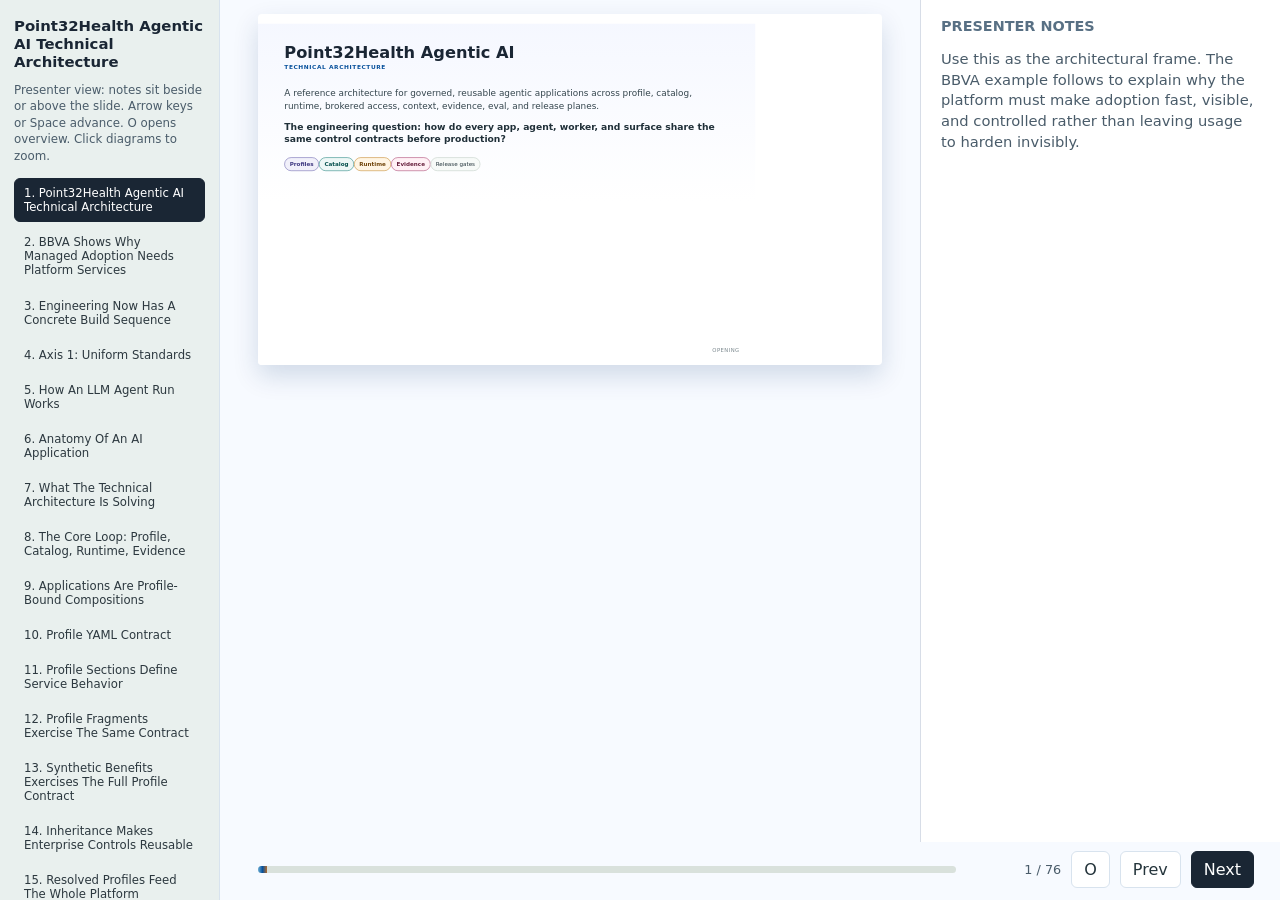
<file: sources/point32/presentations/technical/presenter.html>
<!doctype html>
<html lang="en" data-theme="univ-ai-p32-consulting">
<head>
  <meta charset="utf-8">
  <meta name="viewport" content="width=device-width, initial-scale=1">
  <title>Point32Health Agentic AI Technical Architecture - Presenter</title>
  <style>
@import url("assets/univ-ai-theme.css");

:root {
      --bg: #f3f6f6;
      --paper: #ffffff;
      --ink: #142127;
      --muted: #596870;
      --line: #d7e1de;
      --teal: #0d7773;
      --green: #608f3d;
      --amber: #ba7b1b;
      --rose: #aa4454;
      --violet: #5e58a7;
      --profile: #5e58a7;
      --profile-bg: #f1f0fa;
      --profile-ink: #403a82;
      --catalog: #0d7773;
      --catalog-bg: #edf7f6;
      --catalog-ink: #07514e;
      --runtime: #ba7b1b;
      --runtime-bg: #fff5e3;
      --runtime-ink: #71460b;
      --evidence: #9b2f5f;
      --evidence-bg: #fff0f5;
      --evidence-ink: #68213e;
      --shadow: 0 18px 48px rgba(22, 33, 39, 0.16);
      --radius: 8px;
      --slide-w: 1280px;
      --slide-h: 720px;
    }
    * { box-sizing: border-box; }
    html, body { margin: 0; min-height: 100%; background: var(--bg); color: var(--ink); font-family: Inter, ui-sans-serif, system-ui, -apple-system, BlinkMacSystemFont, "Segoe UI", sans-serif; }
    body { overflow: hidden; }
    button { font: inherit; }
    .deck-shell { height: 100vh; height: 100dvh; display: grid; grid-template-columns: 242px 1fr; grid-template-rows: minmax(0, 1fr) 58px; overflow: hidden; }
    .toc { grid-row: 1 / span 2; background: #e9f0ee; border-right: 1px solid var(--line); padding: 18px 14px; overflow: auto; }
    .toc h1 { margin: 0 0 10px; font-size: .93rem; line-height: 1.2; }
    .toc .hint { margin: 0 0 14px; color: var(--muted); font-size: .74rem; line-height: 1.4; }
    .toc-list { display: grid; gap: 5px; }
    .toc button { width: 100%; text-align: left; border: 1px solid transparent; background: transparent; color: #2c383f; border-radius: 6px; padding: 7px 9px; cursor: pointer; font-size: .73rem; line-height: 1.2; }
    .toc button:hover, .toc button:focus-visible { outline: none; border-color: #b8c8c0; background: #fff; }
    .toc button.active { background: var(--ink); color: #fff; border-color: var(--ink); }
    .toc small { display: block; margin-bottom: 2px; color: inherit; opacity: .62; text-transform: uppercase; letter-spacing: .08em; font-size: .56rem; }

    .stage-wrap { position: relative; display: grid; align-items: start; justify-items: center; min-width: 0; min-height: 0; padding: 14px 26px 8px; overflow: hidden; }
    .slide-fit { width: var(--slide-w); height: var(--slide-h); position: relative; }
    .slides { width: var(--slide-w); height: var(--slide-h); transform: scale(var(--deck-scale, 1)); transform-origin: top left; position: relative; border-radius: var(--radius); box-shadow: var(--shadow); background: var(--paper); overflow: hidden; }
    .slide { position: absolute; inset: 0; display: none; padding: 42px 54px; background: var(--paper); overflow: hidden; }
    .slide.active { display: block; }
    .slide:has(> .source-line).active { display: flex; flex-direction: column; }
    .slide.diagram-slide.active { display: grid; grid-template-rows: minmax(0, 1fr); }
    .slide::after { content: attr(data-section); position: absolute; right: 32px; bottom: 25px; color: #7b888e; font-size: .68rem; letter-spacing: .08em; text-transform: uppercase; }
    .slide[data-kind="appendix"]::after { content: "Appendix"; }
    .eyebrow { display: inline-block; margin: 0 0 12px; color: var(--teal); font-size: .75rem; font-weight: 760; letter-spacing: .1em; text-transform: uppercase; }
    .slide > p:has(> .eyebrow) { margin: 0; }
    h2 { margin: 0; max-width: 1120px; font-size: 2.08rem; line-height: 1.06; letter-spacing: 0; }
    h3 { margin: 0 0 9px; font-size: 1.04rem; line-height: 1.2; letter-spacing: 0; }
    p { color: var(--muted); line-height: 1.4; font-size: .92rem; }
    code, pre { font-family: "SFMono-Regular", Consolas, "Liberation Mono", monospace; }
    .hero-title { margin-top: 20px; max-width: 1020px; font-size: 2.95rem; line-height: 1.02; }
    .hero-subtitle { margin-top: 20px; max-width: 900px; color: #34454d; font-size: 1.14rem; line-height: 1.42; }
    .why-line { max-width: 1040px; margin: 18px 0 0; color: #203039; font-size: 1.18rem; line-height: 1.3; }
    .why-line strong { font-weight: 780; }
    .lead { max-width: 900px; color: #34444b; font-size: 1.05rem; line-height: 1.43; }
    .lead p, .hero-subtitle p, .why-line p, .callout p, .mini-note p, .diagram-caption p, .promotion-rule p { margin: 0; color: inherit; font-size: inherit; line-height: inherit; }
    .source-line { margin-top: auto; padding-top: 14px; color: #6d7980; font-size: .7rem; line-height: 1.25; }
    .source-line p { margin: 0; color: inherit; font-size: inherit; line-height: inherit; }
    .source-line code { color: #405058; }
    .section-divider { background: linear-gradient(135deg, #ffffff 0%, #edf7f6 48%, #f8faf8 100%); text-align: center; }
    .slide.section-divider.active { display: flex; flex-direction: column; align-items: center; justify-content: center; }
    .section-divider h2 { margin: 0 auto; max-width: 1040px; font-size: 3.08rem; line-height: 1.02; }
    .section-divider .lead { margin: 22px auto 0; max-width: 900px; font-size: 1.12rem; }
    .section-divider .chip-row { justify-content: center; margin: 30px auto 0; max-width: 960px; }

    .two-col { display: grid; grid-template-columns: 1fr 1fr; gap: 22px; margin-top: 24px; }
    .two-col.wide-left { grid-template-columns: 1.18fr .82fr; }
    .two-col.wide-right { grid-template-columns: .82fr 1.18fr; }
    .three-col { display: grid; grid-template-columns: repeat(3, 1fr); gap: 17px; margin-top: 24px; }
    .three-col.compact { gap: 13px; margin-top: 16px; }
    .three-col.compact .card { min-height: 78px; padding: 12px 13px; }
    .three-col.compact .card strong { margin-bottom: 5px; font-size: .9rem; }
    .three-col.compact .card p { font-size: .75rem; line-height: 1.25; }
    .four-col { display: grid; grid-template-columns: repeat(4, 1fr); gap: 13px; margin-top: 22px; }
    .five-col { display: grid; grid-template-columns: repeat(5, 1fr); gap: 10px; margin-top: 20px; }
    .card { border: 1px solid var(--line); border-radius: 8px; padding: 15px 16px; background: #fbfcfb; min-height: 105px; }
    .card strong { display: block; margin-bottom: 7px; color: var(--ink); font-size: .96rem; }
    .card p { margin: 0; font-size: .82rem; }
    .metric-card { border-top: 5px solid var(--accent, var(--teal)); }
    .callout { margin-top: 18px; border-left: 5px solid var(--teal); padding: 12px 16px; background: #eef7f6; color: #274047; font-size: .94rem; line-height: 1.35; }
    .callout.neutral { border-left-color: #aebbb4; background: #f8faf8; color: #2e3c42; }
    .mini-note { color: var(--muted); font-size: .78rem; line-height: 1.32; }
    .diagram-frame { margin-top: 18px; height: 365px; border: 1px solid var(--line); border-radius: 8px; background: #fbfcfb; display: grid; place-items: center; overflow: hidden; }
    .diagram-frame figure { width: 100%; height: 100%; margin: 0; display: grid; place-items: center; overflow: hidden; }
    .diagram-frame figcaption { display: none; }
    .diagram-frame img { display: block; width: 100%; height: 100%; object-fit: contain; cursor: zoom-in; }
    .diagram-frame.tall { height: 335px; }
    .diagram-frame.strip { height: 205px; }
    .diagram-frame.medium { height: 315px; }
    .diagram-frame.security-strip { height: 178px; }
    .diagram-frame.no-border { height: auto; border: none; background: transparent; place-items: stretch; overflow: visible; }
    .diagram-caption { margin: 8px 0 0; color: #59676f; font-size: .76rem; }
    .diagram-slide { padding: 18px 28px 26px; }
    .diagram-slide figure { width: 100%; height: 100%; min-width: 0; min-height: 0; margin: 0; display: flex; align-items: center; justify-content: center; overflow: hidden; }
    .slide.diagram-slide img.zoomable { display: block; width: auto; height: 100%; max-width: 100%; max-height: 100%; object-fit: contain; }
    .diagram-slide figcaption { display: none; }
    .diagram-slide::after { bottom: 12px; }
    .four-col.compact { gap: 12px; margin-top: 14px; }
    .four-col.compact .card { min-height: 76px; padding: 12px 13px; }
    .four-col.compact .card strong { margin-bottom: 5px; font-size: .9rem; }
    .four-col.compact .card p { font-size: .76rem; line-height: 1.26; }
    .flow { display: grid; grid-template-columns: repeat(4, 1fr); gap: 12px; margin-top: 24px; align-items: stretch; }
    .flow div { border: 1px solid var(--line); background: #fbfcfb; border-radius: 8px; padding: 14px 12px; min-height: 100px; }
    .flow strong { display: block; margin-bottom: 6px; color: var(--ink); font-size: .9rem; }
    .flow span { color: var(--muted); font-size: .78rem; line-height: 1.31; }
    .timeline { display: grid; grid-template-columns: repeat(5, 1fr); gap: 10px; margin-top: 24px; }
    .timeline div { border-top: 5px solid var(--accent, var(--teal)); border-radius: 8px; background: #fbfcfb; border-left: 1px solid var(--line); border-right: 1px solid var(--line); border-bottom: 1px solid var(--line); padding: 12px 11px; min-height: 118px; }
    .timeline strong { display: block; margin-bottom: 6px; font-size: .9rem; }
    .timeline span { color: var(--muted); font-size: .76rem; line-height: 1.28; }
    .release-ladder { display: grid; grid-template-columns: repeat(3, 1fr); gap: 18px; margin-top: 20px; align-items: stretch; }
    .release-stage { border: 1px solid var(--line); border-top: 6px solid var(--accent, var(--teal)); border-radius: 8px; background: #fbfcfb; padding: 13px 14px; min-height: 148px; }
    .release-stage h3 { margin: 0 0 7px; font-size: .98rem; }
    .release-stage p { margin: 0; font-size: .77rem; line-height: 1.29; }
    .release-stage code { display: inline-block; margin-top: 9px; color: #34434a; background: #eef4f0; border: 1px solid #d7e1de; border-radius: 5px; padding: 4px 6px; font-size: .64rem; }
    .promotion-rule { margin-top: 15px; border: 1px solid #b9c7bf; border-left: 5px solid #aebbb4; border-radius: 8px; background: #f8faf8; color: #2e3c42; padding: 10px 13px; font-size: .8rem; line-height: 1.3; }
    .matrix { width: 100%; border-collapse: collapse; margin-top: 18px; font-size: .78rem; }
    .matrix th, .matrix td { border-bottom: 1px solid var(--line); padding: 8px 9px; text-align: left; vertical-align: top; }
    .matrix th { color: #2e3c42; background: #eef4f0; font-size: .72rem; text-transform: uppercase; letter-spacing: .06em; }
    .chip-row { display: flex; flex-wrap: wrap; gap: 7px; margin-top: 14px; }
    .chip { border: 1px solid #bac9c0; background: #f7faf8; color: #26373e; border-radius: 999px; padding: 6px 10px; font-size: .72rem; }
    .scheme-row { margin-top: 10px; }
    .scheme-row code { color: inherit; font-size: .68rem; }
    .u-dense { padding-top: 34px; }
    .u-tight { padding-top: 28px; }
    .u-dense .lead { max-width: 1060px; margin-top: 4px; font-size: .9rem; line-height: 1.28; }
    .u-dense .code-card { margin-top: 12px; padding: 12px 15px; }
    .u-dense .matrix { margin-top: 12px; font-size: .7rem; }
    .u-dense .matrix th, .u-dense .matrix td { padding: 5px 8px; }
    .u-dense .callout { margin-top: 12px; padding: 9px 13px; font-size: .8rem; line-height: 1.26; }
    .u-tight .lead { max-width: 1060px; margin-top: 2px; font-size: .78rem; line-height: 1.18; }
    .u-tight .profile-fragment-grid { gap: 8px; margin-top: 7px; }
    .u-tight .profile-fragment { padding: 6px 8px; }
    .u-tight .profile-fragment strong { font-size: .68rem; }
    .u-tight .profile-fragment span { margin-bottom: 3px; font-size: .54rem; }
    .u-tight .profile-fragment pre { padding: 5px 6px; font-size: .42rem; line-height: 1.08; }
    .u-tight .callout { margin-top: 7px; padding: 6px 9px; font-size: .68rem; line-height: 1.18; }
    .profile-fragment-grid { display: grid; grid-template-columns: repeat(2, 1fr); gap: 10px; margin-top: 11px; }
    .profile-fragment { border: 1px solid var(--line); border-top: 5px solid var(--accent, var(--profile)); border-radius: 8px; background: linear-gradient(180deg, var(--accent-bg, #f4eff9) 0%, #ffffff 86%); padding: 8px 10px; }
    .profile-fragment strong { display: block; color: var(--ink); font-size: .8rem; line-height: 1.1; }
    .profile-fragment span { display: block; margin: 2px 0 6px; color: var(--muted); font-size: .64rem; line-height: 1.16; }
    .profile-fragment pre { margin: 0; border-radius: 6px; background: #142127; color: #e8f2ef; padding: 7px 8px; font-size: .56rem; line-height: 1.2; white-space: pre-wrap; overflow-wrap: anywhere; }
    .theme-profile { --accent: var(--profile); --accent-bg: var(--profile-bg); --accent-ink: var(--profile-ink); }
    .theme-catalog { --accent: var(--catalog); --accent-bg: var(--catalog-bg); --accent-ink: var(--catalog-ink); }
    .theme-runtime { --accent: var(--runtime); --accent-bg: var(--runtime-bg); --accent-ink: var(--runtime-ink); }
    .theme-evidence { --accent: var(--evidence); --accent-bg: var(--evidence-bg); --accent-ink: var(--evidence-ink); }
    .chip.theme-profile, .chip.theme-catalog, .chip.theme-runtime, .chip.theme-evidence { border-color: var(--accent); background: var(--accent-bg); color: var(--accent-ink); font-weight: 720; }
    .card.theme-profile, .card.theme-catalog, .card.theme-runtime, .card.theme-evidence, .flow div.theme-profile, .flow div.theme-catalog, .flow div.theme-runtime, .flow div.theme-evidence, .timeline div.theme-profile, .timeline div.theme-catalog, .timeline div.theme-runtime, .timeline div.theme-evidence, .aside-panel.theme-profile, .aside-panel.theme-catalog, .aside-panel.theme-runtime, .aside-panel.theme-evidence, .mini-diagram .node.theme-profile, .mini-diagram .node.theme-catalog, .mini-diagram .node.theme-runtime, .mini-diagram .node.theme-evidence { border-top: 5px solid var(--accent); background: linear-gradient(180deg, var(--accent-bg) 0%, #ffffff 88%); }
    .callout.theme-profile, .callout.theme-catalog, .callout.theme-runtime, .callout.theme-evidence { border-left-color: var(--accent); background: var(--accent-bg); color: var(--accent-ink); }
    .code-card { margin-top: 16px; border-radius: 8px; background: #142127; color: #e8f2ef; padding: 14px 16px; overflow: auto; max-height: 450px; border: 1px solid #31454d; }
    .code-card pre { margin: 0; font-size: .68rem; line-height: 1.27; white-space: pre; }
    .code-card.large pre { font-size: .62rem; }
    .code-card.url-card pre { white-space: pre-wrap; overflow-wrap: anywhere; font-size: .62rem; line-height: 1.34; }
    .code-card mark { background: rgba(90, 183, 176, .28); color: inherit; padding: 0 2px; border-radius: 3px; }
    .aside-panel { border-radius: 8px; background: #f8faf8; border: 1px solid var(--line); padding: 16px; }
    .numbered { counter-reset: n; display: grid; gap: 10px; margin-top: 20px; }
    .numbered div { counter-increment: n; display: grid; grid-template-columns: 34px 1fr; gap: 10px; align-items: start; }
    .numbered div::before { content: counter(n); display: grid; place-items: center; width: 28px; height: 28px; border-radius: 50%; background: var(--ink); color: #fff; font-size: .78rem; font-weight: 700; }
    .numbered div.theme-profile, .numbered div.theme-catalog, .numbered div.theme-runtime, .numbered div.theme-evidence { border-left: 5px solid var(--accent); border-radius: 8px; background: var(--accent-bg); padding: 8px 10px 8px 6px; }
    .numbered div.theme-profile::before, .numbered div.theme-catalog::before, .numbered div.theme-runtime::before, .numbered div.theme-evidence::before { background: var(--accent); }
    .axis-map { display: grid; gap: 12px; margin-top: 28px; }
    .axis-map.six { grid-template-columns: repeat(3, 1fr); }
    .axis-map.eight { grid-template-columns: repeat(4, 1fr); }
    .axis-node { border-top: 6px solid var(--accent, var(--teal)); border-radius: 8px; background: #fbfcfb; border-left: 1px solid var(--line); border-right: 1px solid var(--line); border-bottom: 1px solid var(--line); padding: 12px 13px; min-height: 112px; }
    .axis-node b { display: inline-grid; place-items: center; width: 26px; height: 26px; margin-bottom: 8px; border-radius: 50%; background: var(--accent, var(--teal)); color: #fff; font-size: .76rem; }
    .axis-node strong { display: block; color: var(--ink); font-size: .88rem; line-height: 1.15; }
    .axis-node span { display: block; margin-top: 5px; color: var(--muted); font-size: .7rem; line-height: 1.2; }
    .mini-diagram { display: grid; grid-template-columns: repeat(3, 1fr); gap: 13px; margin-top: 24px; }
    .mini-diagram .node { border: 1px solid var(--line); border-top: 5px solid var(--accent, var(--teal)); background: #fbfcfb; border-radius: 8px; padding: 16px; min-height: 120px; }
    .mini-diagram .node strong { display: block; margin-bottom: 8px; }
    .mini-diagram .node span { color: var(--muted); font-size: .82rem; line-height: 1.33; }
    .core-cycle-layout { display: grid; grid-template-columns: minmax(0, 1fr) 330px; gap: 28px; align-items: center; margin-top: 18px; }
    .core-cycle { position: relative; height: 430px; }
    .core-cycle::before { content: ""; position: absolute; left: 50%; top: 50%; width: 374px; height: 374px; transform: translate(-50%, -50%); border-radius: 50%; background: conic-gradient(from -45deg, var(--profile) 0 23%, transparent 23% 27%, var(--catalog) 27% 48%, transparent 48% 52%, var(--runtime) 52% 73%, transparent 73% 77%, var(--evidence) 77% 98%, transparent 98% 100%); -webkit-mask: radial-gradient(farthest-side, transparent 66%, #000 68%); mask: radial-gradient(farthest-side, transparent 66%, #000 68%); opacity: .92; }
    .cycle-center { position: absolute; left: 50%; top: 50%; width: 210px; min-height: 106px; transform: translate(-50%, -50%); display: grid; place-items: center; text-align: center; border: 1px solid var(--line); border-radius: 999px; background: #fff; padding: 16px; box-shadow: 0 10px 28px rgba(22, 33, 39, .1); z-index: 2; }
    .cycle-center strong { display: block; color: var(--ink); font-size: 1rem; line-height: 1.12; }
    .cycle-center span { display: block; margin-top: 7px; color: var(--muted); font-size: .76rem; line-height: 1.22; }
    .cycle-node { position: absolute; z-index: 3; width: 250px; min-height: 124px; border: 1px solid var(--line); border-top: 8px solid var(--accent); border-radius: 8px; background: linear-gradient(180deg, var(--accent-bg) 0%, #ffffff 86%); padding: 13px 15px 14px; box-shadow: 0 12px 28px rgba(22, 33, 39, .1); }
    .cycle-node.profile { top: 0; left: 50%; transform: translateX(-50%); }
    .cycle-node.catalog { right: 0; top: 144px; }
    .cycle-node.runtime { left: 50%; bottom: 0; transform: translateX(-50%); }
    .cycle-node.evidence { left: 0; top: 144px; }
    .cycle-node b { display: inline-grid; place-items: center; width: 30px; height: 30px; margin-bottom: 7px; border-radius: 50%; background: var(--accent); color: #fff; font-size: .82rem; }
    .cycle-node strong { display: block; color: var(--ink); font-size: 1.12rem; line-height: 1.12; }
    .cycle-node span { display: block; margin-top: 7px; color: #46565d; font-size: .76rem; line-height: 1.25; }
    .cycle-arrow { position: absolute; z-index: 4; display: inline-flex; align-items: center; justify-content: center; width: 34px; height: 34px; border: 1px solid var(--accent); border-radius: 50%; background: var(--accent-bg); color: var(--accent-ink); font-size: .7rem; font-weight: 780; box-shadow: 0 7px 18px rgba(22, 33, 39, .1); }
    .cycle-arrow span { display: none; }
    .cycle-arrow b { color: var(--accent); font-size: 1.18rem; line-height: 1; }
    .cycle-arrow.pc { right: 225px; top: 96px; transform: rotate(28deg); }
    .cycle-arrow.cr { right: 224px; bottom: 94px; transform: rotate(-28deg); }
    .cycle-arrow.re { left: 224px; bottom: 94px; transform: rotate(28deg); }
    .cycle-arrow.ep { left: 225px; top: 96px; transform: rotate(-28deg); }
    .mini-cycle-list { display: grid; gap: 10px; margin-top: 14px; }
    .mini-cycle-list div { border-left: 5px solid var(--accent); background: var(--accent-bg); border-radius: 8px; padding: 10px 12px; color: var(--accent-ink); font-size: .8rem; line-height: 1.28; }

    .footer-controls { grid-column: 2; display: flex; align-items: center; gap: 10px; padding: 8px 26px 12px; }
    .progress { flex: 1; height: 7px; border-radius: 999px; background: #d9e1dc; overflow: hidden; }
    .progress span { display: block; height: 100%; width: 0%; background: var(--teal); }
    .counter { min-width: 95px; text-align: right; color: var(--muted); font-size: .8rem; }
    .nav-btn { border: 1px solid var(--line); background: #fff; color: #24343b; border-radius: 6px; padding: 8px 12px; cursor: pointer; }
    .nav-btn.primary { background: var(--ink); color: #fff; border-color: var(--ink); }
    .notes { display: none; position: absolute; left: 44px; right: 44px; bottom: 22px; max-height: 170px; overflow: auto; border: 1px solid #b9c7bf; border-radius: 8px; background: rgba(255,255,255,.97); box-shadow: var(--shadow); padding: 15px 17px; color: #24333a; z-index: 3; font-size: .88rem; line-height: 1.38; }
    .notes.visible { display: block; }
    .overview { position: fixed; inset: 0; display: none; background: rgba(10,18,22,.84); z-index: 10; padding: 34px; overflow: auto; }
    .overview.visible { display: block; }
    .overview-grid { display: grid; grid-template-columns: repeat(auto-fill, minmax(210px, 1fr)); gap: 12px; }
    .overview-card { background: #fff; color: var(--ink); border-radius: 8px; padding: 12px; cursor: pointer; min-height: 104px; border: 3px solid transparent; }
    .overview-card.active { border-color: var(--teal); }
    .overview-card small { display: block; color: var(--teal); text-transform: uppercase; letter-spacing: .08em; font-size: .58rem; margin-bottom: 5px; }
    .overview-card strong { display: block; font-size: .9rem; line-height: 1.18; }
    .zoom { position: fixed; inset: 0; display: none; background: rgba(9,17,21,.9); z-index: 20; align-items: center; justify-content: center; padding: 28px; }
    .zoom.visible { display: flex; }
    .zoom img { max-width: 96vw; max-height: 94vh; background: #fff; border-radius: 8px; box-shadow: var(--shadow); }
    .zoom button { position: fixed; top: 18px; right: 20px; border: 1px solid #fff; background: #fff; color: var(--ink); border-radius: 6px; padding: 8px 12px; cursor: pointer; }

    @media (max-width: 980px) {
      body { overflow: auto; }
      .deck-shell { min-height: 100vh; display: block; }
      .toc { display: none; }
      .stage-wrap { padding: 0; }
      .slides { min-height: 100vh; border-radius: 0; box-shadow: none; }
      .slide { min-height: 100vh; padding: 32px 22px 72px; overflow: auto; }
      h2 { font-size: 1.88rem; }
      .hero-title { font-size: 2.2rem; }
      .core-cycle-layout { grid-template-columns: 1fr; }
      .core-cycle { height: auto; display: grid; gap: 12px; }
      .core-cycle::before, .cycle-center, .cycle-arrow { display: none; }
      .cycle-node, .cycle-node.profile, .cycle-node.catalog, .cycle-node.runtime, .cycle-node.evidence { position: static; width: auto; min-height: 0; transform: none; }
      .footer-controls { position: fixed; left: 0; right: 0; bottom: 0; background: #f3f6f6; }
      .slide::after { position: static; display: block; margin-top: 16px; }
      .diagram-slide img { height: auto; }
    }
    @media print {
      body { overflow: visible; background: #fff; }
      .deck-shell, .stage-wrap, .slide-fit, .slides { display: block; height: auto; max-height: none; width: auto; box-shadow: none; }
      .slides { transform: none; }
      .toc, .footer-controls, .notes, .overview, .zoom { display: none !important; }
      .slide { position: relative; display: block !important; page-break-after: always; width: 1280px; height: 720px; border: 1px solid #ddd; }
      .slide.section-divider { display: flex !important; flex-direction: column; align-items: center; justify-content: center; text-align: center; }
    }



/* Custom htmpres runtime overrides generated after the source deck CSS. */
.visually-hidden {
  position: absolute !important;
  width: 1px !important;
  height: 1px !important;
  padding: 0 !important;
  margin: -1px !important;
  overflow: hidden !important;
  clip: rect(0 0 0 0) !important;
  white-space: nowrap !important;
  border: 0 !important;
}

body.audience-mode .slide .notes {
  display: none !important;
}

.htmpres-filter-defs {
  position: absolute;
  width: 0;
  height: 0;
  overflow: hidden;
}

.slide div.sourceCode,
.slide pre {
  max-width: 100%;
  overflow: auto;
}

.slide > div.sourceCode,
.slide > pre {
  margin-top: 24px;
  border: 1px solid var(--htmpres-code-border, rgba(15, 23, 42, 0.16));
  border-radius: var(--htmpres-code-radius, 8px);
  background: var(--htmpres-code-bg, #172127);
  color: var(--htmpres-code-ink, #eff6f4);
  padding: var(--htmpres-code-pad, 18px);
}

.slide div.sourceCode > pre,
.slide pre.sourceCode {
  margin: 0;
  border: 0;
  background: transparent;
  color: inherit;
  padding: 0;
  box-shadow: none;
}

.slide pre.sourceCode,
.slide pre.sourceCode code {
  white-space: pre;
}

.slide pre code {
  color: inherit;
  font-size: inherit;
  line-height: inherit;
}

.slide pre.numberSource code {
  counter-reset: source-line;
}

.slide pre.numberSource code > span,
.slide code > .code-line {
  display: inline-block;
  min-width: 100%;
  min-height: 1.45em;
  box-sizing: border-box;
  padding-left: 0.65rem;
  padding-right: 0.65rem;
  transition: background 140ms ease, box-shadow 140ms ease, opacity 140ms ease;
}

.slide pre.numberSource code > span {
  counter-increment: source-line;
  position: relative;
  padding-left: 3.1rem;
}

.slide pre.numberSource code > span > a:first-child {
  position: absolute;
  left: 0;
  width: 2.35rem;
  padding-right: 0.5rem;
  color: var(--htmpres-code-line-number, rgba(226, 232, 240, 0.46));
  text-align: right;
  text-decoration: none;
  user-select: none;
}

.slide pre.numberSource code > span > a:first-child::before {
  content: counter(source-line);
}

.slide .code-line-highlight {
  background: var(--htmpres-code-highlight-bg, rgba(193, 131, 34, 0.22));
  box-shadow: inset var(--htmpres-code-highlight-bar-width, 4px) 0 0 var(--htmpres-code-highlight-bar, rgba(193, 131, 34, 0.9));
}

.slide .code-step-active .code-line-dim {
  opacity: 0.42;
}

.slide.transition-fade.active,
.slide.transition-slide.active,
.slide.transition-zoom.active {
  animation-duration: var(--slide-transition-duration, 220ms);
  animation-fill-mode: both;
  animation-timing-function: ease;
}

.slide.transition-fade.active {
  animation-name: htmpres-slide-fade;
}

.slide.transition-slide.active {
  animation-name: htmpres-slide-next;
}

html[data-slide-direction="prev"] .slide.transition-slide.active {
  animation-name: htmpres-slide-prev;
}

.slide.transition-zoom.active {
  animation-name: htmpres-slide-zoom;
}

.slide.transition-none.active,
html[data-slide-direction="none"] .slide.transition-fade.active,
html[data-slide-direction="none"] .slide.transition-slide.active,
html[data-slide-direction="none"] .slide.transition-zoom.active {
  animation: none;
}

@keyframes htmpres-slide-fade {
  from {
    opacity: 0;
  }
  to {
    opacity: 1;
  }
}

@keyframes htmpres-slide-next {
  from {
    opacity: 0;
    transform: translateX(28px);
  }
  to {
    opacity: 1;
    transform: translateX(0);
  }
}

@keyframes htmpres-slide-prev {
  from {
    opacity: 0;
    transform: translateX(-28px);
  }
  to {
    opacity: 1;
    transform: translateX(0);
  }
}

@keyframes htmpres-slide-zoom {
  from {
    opacity: 0;
    transform: scale(0.985);
  }
  to {
    opacity: 1;
    transform: scale(1);
  }
}

.slide .fragment {
  opacity: 0;
  visibility: hidden;
  transform: translateY(var(--fragment-offset, 12px));
  transition:
    opacity var(--fragment-duration, 180ms) ease,
    transform var(--fragment-duration, 180ms) ease,
    filter var(--fragment-duration, 180ms) ease,
    background-color var(--fragment-duration, 180ms) ease,
    box-shadow var(--fragment-duration, 180ms) ease;
}

.slide .fragment.fragment-visible {
  opacity: 1;
  visibility: visible;
  transform: none;
}

.slide .fragment.fragment-none {
  transition: none;
  transform: none;
}

.slide .fragment.fragment-scale:not(.fragment-visible) {
  transform: scale(0.96);
}

.slide .fragment.fragment-left:not(.fragment-visible) {
  transform: translateX(-18px);
}

.slide .fragment.fragment-right:not(.fragment-visible) {
  transform: translateX(18px);
}

.slide .fragment.fragment-rise:not(.fragment-visible),
.slide .fragment.fragment-slide:not(.fragment-visible) {
  transform: translateY(18px);
}

.slide .fragment.fragment-blur:not(.fragment-visible) {
  filter: blur(4px);
}

.slide .fragment.fragment-highlight.fragment-current {
  background: var(--htmpres-fragment-highlight-bg, rgba(193, 131, 34, 0.14));
  box-shadow: inset var(--htmpres-fragment-highlight-bar-width, 4px) 0 0 var(--htmpres-fragment-highlight-bar, rgba(193, 131, 34, 0.75));
}

.slide .fragment.fragment-dim.fragment-past {
  opacity: 0.42;
}

.slide .fragment.fragment-dim.fragment-current {
  opacity: 1;
}

.slide.htmpres-text-fit-active {
  --htmpres-text-fit-scale: 1;
}

.slide.htmpres-text-fit-active h2 {
  font-size: calc(var(--htmpres-h2-size, 2.35rem) * var(--htmpres-text-fit-scale));
}

.slide.htmpres-text-fit-active .hero-title h2 {
  font-size: calc(var(--htmpres-hero-title-size, 3rem) * var(--htmpres-text-fit-scale));
}

.slide.htmpres-text-fit-active h3 {
  font-size: calc(var(--htmpres-h3-size, 1.18rem) * var(--htmpres-text-fit-scale));
}

.slide.htmpres-text-fit-active p,
.slide.htmpres-text-fit-active li,
.slide.htmpres-text-fit-active .card,
.slide.htmpres-text-fit-active .callout {
  font-size: calc(var(--htmpres-body-size, 1rem) * var(--htmpres-text-fit-scale));
}

.slide.htmpres-text-fit-active .eyebrow,
.slide.htmpres-text-fit-active .source-line {
  font-size: calc(var(--htmpres-small-size, 0.78rem) * var(--htmpres-text-fit-scale));
}

.slide.htmpres-text-fit-active pre {
  font-size: calc(var(--htmpres-code-size, 0.9rem) * var(--htmpres-text-fit-scale));
}

.slide[data-overflow="scroll"],
html[data-overflow="scroll"] .slide,
.slide[data-overflow="fit-scroll"].htmpres-text-fit-overflow,
html[data-overflow="fit-scroll"] .slide.htmpres-text-fit-overflow {
  overflow: auto;
  overscroll-behavior: contain;
}

.slide[data-overflow="hidden"],
html[data-overflow="hidden"] .slide,
.slide[data-overflow="fit"],
html[data-overflow="fit"] .slide {
  overflow: hidden;
}

.scroll-cue {
  position: absolute;
  left: 50%;
  bottom: 18px;
  z-index: 9;
  display: grid;
  place-items: center;
  width: 44px;
  height: 26px;
  border: 1px solid rgba(255, 255, 255, 0.34);
  border-radius: 999px;
  background: rgba(17, 24, 39, 0.82);
  box-shadow: 0 8px 20px rgba(15, 23, 42, 0.24);
  opacity: 0;
  pointer-events: none;
  transform: translate(-50%, 6px);
  transition: opacity 160ms ease, transform 160ms ease;
}

.scroll-cue[hidden] {
  display: none;
}

.slides.scroll-cue-visible .scroll-cue {
  opacity: 0.92;
  transform: translate(-50%, 0);
}

.scroll-cue::before {
  content: "";
  width: 9px;
  height: 9px;
  margin-top: -4px;
  border-right: 2px solid #ffffff;
  border-bottom: 2px solid #ffffff;
  transform: rotate(45deg);
  animation: htmpres-scroll-cue 1300ms ease-in-out infinite;
}

@keyframes htmpres-scroll-cue {
  0%,
  100% {
    opacity: 0.45;
    transform: translateY(-2px) rotate(45deg);
  }
  50% {
    opacity: 1;
    transform: translateY(3px) rotate(45deg);
  }
}

@media (prefers-reduced-motion: reduce) {
  .slide.transition-fade.active,
  .slide.transition-slide.active,
  .slide.transition-zoom.active {
    animation: none;
  }

  .slide .fragment {
    transition: none;
    transform: none;
  }

  .scroll-cue::before {
    animation: none;
  }
}

@media print {
  .slide .fragment {
    opacity: 1 !important;
    visibility: visible !important;
    transform: none !important;
    filter: none !important;
  }
}

.slide .sourceCode .al,
.slide .sourceCode .er {
  color: var(--htmpres-code-token-alert, #fecdd3);
}

.slide .sourceCode .kw,
.slide .sourceCode .cf,
.slide .sourceCode .im {
  color: var(--htmpres-code-token-keyword, #7dd3fc);
  font-weight: 700;
}

.slide .sourceCode .dt,
.slide .sourceCode .at {
  color: var(--htmpres-code-token-type, #c4b5fd);
}

.slide .sourceCode .st,
.slide .sourceCode .ss,
.slide .sourceCode .ch {
  color: var(--htmpres-code-token-string, #a7f3d0);
}

.slide .sourceCode .dv,
.slide .sourceCode .bn,
.slide .sourceCode .fl {
  color: var(--htmpres-code-token-number, #fcd34d);
}

.slide .sourceCode .co {
  color: var(--htmpres-code-token-comment, #94a3b8);
  font-style: italic;
}

.slide .sourceCode .fu,
.slide .sourceCode .bu,
.slide .sourceCode .ot {
  color: var(--htmpres-code-token-function, #f9a8d4);
}

.slide .sourceCode .op,
.slide .sourceCode .sc,
.slide .sourceCode .va {
  color: var(--htmpres-code-token-base, #f8fafc);
}

.slide > :not(.ds-full):not(.ds-left):not(.ds-right) {
  position: relative;
  z-index: 1;
}

.slide .ds-full,
.slide .ds-left,
.slide .ds-right {
  position: absolute;
  top: 0;
  bottom: 0;
  z-index: 0;
  min-width: 0;
  min-height: 0;
  display: grid;
  align-content: center;
  justify-items: stretch;
  gap: 1rem;
  overflow: hidden;
  padding: 48px 58px;
}

.slide .ds-full {
  left: 0;
  right: 0;
}

.slide .ds-global-background {
  pointer-events: none;
  opacity: var(--ds-bg-opacity, 1);
}

.slide .ds-left {
  left: 0;
  width: 50%;
  padding-right: 29px;
}

.slide .ds-right {
  right: 0;
  width: 50%;
  padding-left: 29px;
}

.slide .ds-layer {
  position: relative;
  z-index: 1;
}

.slide .ds-no-pad {
  padding: 0 !important;
}

.slide .ds-center {
  place-items: center;
  text-align: center;
}

.slide .ds-top {
  align-content: start;
}

.slide .ds-bottom {
  align-content: end;
}

.slide .ds-split {
  display: grid;
  grid-template-columns: repeat(var(--ds-columns, 2), minmax(0, 1fr));
  gap: var(--ds-gap, 0);
  min-height: var(--ds-height, 420px);
  margin-top: var(--ds-margin-top, 24px);
  overflow: hidden;
}

.slide .ds-pane,
.slide .ds-media {
  min-width: 0;
  min-height: 0;
  overflow: hidden;
}

.slide .ds-pane {
  display: grid;
  align-content: center;
  gap: 1rem;
  padding: var(--ds-pad, 28px);
  background: var(--ds-bg, transparent);
  border: var(--ds-border, 0);
  border-radius: var(--ds-radius, 0);
}

.slide .ds-media {
  display: grid;
  place-items: center;
}

.slide .ds-frame {
  border: 1px solid var(--ds-frame-border, rgba(15, 23, 42, 0.14));
  border-radius: var(--ds-radius, 8px);
  background: var(--ds-frame-bg, #ffffff);
}

.slide .ds-no-border {
  border: 0 !important;
  border-radius: 0 !important;
  background: transparent !important;
}

.slide .ds-hide {
  display: none !important;
}

.slide .ds-media > p,
.slide .ds-media > figure,
.slide .ds-media.ds-fit > p,
.slide .ds-media.ds-fit > figure,
.slide .ds-media.ds-fill > p,
.slide .ds-media.ds-fill > figure {
  width: 100%;
  height: 100%;
  margin: 0;
  display: grid;
  place-items: center;
}

.slide .ds-media img,
.slide .ds-media video,
.slide .ds-media iframe,
.slide .ds-media object,
.slide .ds-media embed,
.slide img.ds-fit,
.slide video.ds-fit,
.slide iframe.ds-fit,
.slide object.ds-fit,
.slide embed.ds-fit,
.slide img.ds-fill,
.slide video.ds-fill,
.slide iframe.ds-fill,
.slide object.ds-fill,
.slide embed.ds-fill,
.slide .ds-media.ds-fit img,
.slide .ds-media.ds-fit video,
.slide .ds-media.ds-fit iframe,
.slide .ds-media.ds-fit object,
.slide .ds-media.ds-fit embed,
.slide .ds-media.ds-fill img,
.slide .ds-media.ds-fill video,
.slide .ds-media.ds-fill iframe,
.slide .ds-media.ds-fill object,
.slide .ds-media.ds-fill embed {
  display: block;
  width: 100%;
  max-width: 100%;
  height: 100%;
  max-height: 100%;
}

.slide .ds-media img,
.slide .ds-media video,
.slide .ds-media iframe,
.slide .ds-media object,
.slide .ds-media embed {
  object-fit: contain;
}

.slide .ds-global-background img,
.slide .ds-global-background video,
.slide .ds-global-background iframe,
.slide .ds-global-background object,
.slide .ds-global-background embed {
  object-position: var(--ds-bg-position, center);
}

.slide img.ds-fit,
.slide video.ds-fit,
.slide iframe.ds-fit,
.slide object.ds-fit,
.slide embed.ds-fit,
.slide .ds-media.ds-fit img,
.slide .ds-media.ds-fit video,
.slide .ds-media.ds-fit iframe,
.slide .ds-media.ds-fit object,
.slide .ds-media.ds-fit embed {
  object-fit: contain;
}

.slide img.ds-fill,
.slide video.ds-fill,
.slide iframe.ds-fill,
.slide object.ds-fill,
.slide embed.ds-fill,
.slide .ds-media.ds-fill img,
.slide .ds-media.ds-fill video,
.slide .ds-media.ds-fill iframe,
.slide .ds-media.ds-fill object,
.slide .ds-media.ds-fill embed {
  object-fit: cover;
}

.slide audio.ds-fit,
.slide audio.ds-fill,
.slide .ds-media audio {
  width: 100%;
  height: auto;
}

.slide .ds-inline {
  display: flex;
  flex-wrap: wrap;
  align-items: center;
  gap: var(--ds-gap, 14px);
}

.slide .ds-inline > p,
.slide .ds-inline > figure {
  margin: 0;
}

.slide .ds-inline img,
.slide .ds-inline video,
.slide .ds-inline iframe {
  width: var(--ds-inline-size, 160px);
  height: auto;
  max-width: 100%;
}

.slide .ds-grid {
  display: grid;
  grid-template-columns: repeat(var(--ds-columns, 3), minmax(0, 1fr));
  gap: var(--ds-gap, 12px);
}

.slide .ds-grid > * {
  min-width: 0;
}

.slide .ds-grid > p,
.slide .ds-grid > figure {
  margin: 0;
}

.slide img.ds-rounded,
.slide video.ds-rounded,
.slide iframe.ds-rounded,
.slide object.ds-rounded,
.slide embed.ds-rounded,
.slide .ds-rounded img,
.slide .ds-rounded video,
.slide .ds-rounded iframe,
.slide .ds-rounded object,
.slide .ds-rounded embed {
  border-radius: var(--ds-radius, 16px);
}

.slide img.ds-bn,
.slide video.ds-bn,
.slide iframe.ds-bn,
.slide object.ds-bn,
.slide embed.ds-bn,
.slide img.ds-bw,
.slide video.ds-bw,
.slide iframe.ds-bw,
.slide object.ds-bw,
.slide embed.ds-bw,
.slide .ds-bn img,
.slide .ds-bn video,
.slide .ds-bn iframe,
.slide .ds-bn object,
.slide .ds-bn embed,
.slide .ds-bw img,
.slide .ds-bw video,
.slide .ds-bw iframe,
.slide .ds-bw object,
.slide .ds-bw embed {
  --ds-filter-preset: var(--ds-bn-filter, grayscale(1));
}

.slide img.ds-vivid,
.slide video.ds-vivid,
.slide iframe.ds-vivid,
.slide object.ds-vivid,
.slide embed.ds-vivid,
.slide .ds-vivid img,
.slide .ds-vivid video,
.slide .ds-vivid iframe,
.slide .ds-vivid object,
.slide .ds-vivid embed {
  --ds-filter-preset: var(--ds-vivid-filter, saturate(1.35) contrast(1.12));
}

.slide img.ds-noir,
.slide video.ds-noir,
.slide iframe.ds-noir,
.slide object.ds-noir,
.slide embed.ds-noir,
.slide .ds-noir img,
.slide .ds-noir video,
.slide .ds-noir iframe,
.slide .ds-noir object,
.slide .ds-noir embed {
  --ds-filter-preset: var(--ds-noir-filter, grayscale(1) contrast(1.36) brightness(0.9));
}

.slide img.ds-chrome,
.slide video.ds-chrome,
.slide iframe.ds-chrome,
.slide object.ds-chrome,
.slide embed.ds-chrome,
.slide .ds-chrome img,
.slide .ds-chrome video,
.slide .ds-chrome iframe,
.slide .ds-chrome object,
.slide .ds-chrome embed {
  --ds-filter-preset: var(--ds-chrome-filter, saturate(1.45) contrast(1.16) brightness(1.06));
}

.slide img.ds-fade,
.slide video.ds-fade,
.slide iframe.ds-fade,
.slide object.ds-fade,
.slide embed.ds-fade,
.slide .ds-fade img,
.slide .ds-fade video,
.slide .ds-fade iframe,
.slide .ds-fade object,
.slide .ds-fade embed {
  --ds-filter-preset: var(--ds-fade-filter, saturate(0.62) contrast(0.92) brightness(1.12) opacity(0.82));
}

.slide img.ds-filter,
.slide video.ds-filter,
.slide iframe.ds-filter,
.slide object.ds-filter,
.slide embed.ds-filter,
.slide .ds-filter img,
.slide .ds-filter video,
.slide .ds-filter iframe,
.slide .ds-filter object,
.slide .ds-filter embed {
  --ds-filter-custom:
    grayscale(var(--ds-grayscale, 0))
    sepia(var(--ds-sepia, 0))
    saturate(var(--ds-saturation, 1))
    contrast(var(--ds-contrast, 1))
    brightness(clamp(0, calc(var(--ds-brightness, 1) + var(--ds-exposure, 0)), 3))
    hue-rotate(var(--ds-hue, 0deg))
    blur(var(--ds-blur, 0))
    opacity(var(--ds-opacity, 1));
}

.slide img.ds-alpha,
.slide video.ds-alpha,
.slide iframe.ds-alpha,
.slide object.ds-alpha,
.slide embed.ds-alpha,
.slide .ds-alpha img,
.slide .ds-alpha video,
.slide .ds-alpha iframe,
.slide .ds-alpha object,
.slide .ds-alpha embed {
  opacity: var(--ds-opacity, 0.6);
}

.slide img.ds-zoom,
.slide video.ds-zoom,
.slide iframe.ds-zoom,
.slide object.ds-zoom,
.slide embed.ds-zoom,
.slide .ds-zoom img,
.slide .ds-zoom video,
.slide .ds-zoom iframe,
.slide .ds-zoom object,
.slide .ds-zoom embed {
  transform: scale(var(--ds-scale, 1.2));
}

.slide img.ds-theme-filter,
.slide video.ds-theme-filter,
.slide iframe.ds-theme-filter,
.slide object.ds-theme-filter,
.slide embed.ds-theme-filter,
.slide .ds-theme-filter img,
.slide .ds-theme-filter video,
.slide .ds-theme-filter iframe,
.slide .ds-theme-filter object,
.slide .ds-theme-filter embed {
  --ds-filter-preset: var(--ds-theme-filter, );
}

.slide img.ds-sharpen,
.slide video.ds-sharpen,
.slide iframe.ds-sharpen,
.slide object.ds-sharpen,
.slide embed.ds-sharpen,
.slide .ds-sharpen img,
.slide .ds-sharpen video,
.slide .ds-sharpen iframe,
.slide .ds-sharpen object,
.slide .ds-sharpen embed {
  --ds-filter-sharpen: var(--ds-sharpen-filter, url("#htmpres-sharpen"));
}

.slide img.ds-bn,
.slide video.ds-bn,
.slide iframe.ds-bn,
.slide object.ds-bn,
.slide embed.ds-bn,
.slide img.ds-bw,
.slide video.ds-bw,
.slide iframe.ds-bw,
.slide object.ds-bw,
.slide embed.ds-bw,
.slide img.ds-vivid,
.slide video.ds-vivid,
.slide iframe.ds-vivid,
.slide object.ds-vivid,
.slide embed.ds-vivid,
.slide img.ds-noir,
.slide video.ds-noir,
.slide iframe.ds-noir,
.slide object.ds-noir,
.slide embed.ds-noir,
.slide img.ds-chrome,
.slide video.ds-chrome,
.slide iframe.ds-chrome,
.slide object.ds-chrome,
.slide embed.ds-chrome,
.slide img.ds-fade,
.slide video.ds-fade,
.slide iframe.ds-fade,
.slide object.ds-fade,
.slide embed.ds-fade,
.slide img.ds-filter,
.slide video.ds-filter,
.slide iframe.ds-filter,
.slide object.ds-filter,
.slide embed.ds-filter,
.slide img.ds-theme-filter,
.slide video.ds-theme-filter,
.slide iframe.ds-theme-filter,
.slide object.ds-theme-filter,
.slide embed.ds-theme-filter,
.slide img.ds-sharpen,
.slide video.ds-sharpen,
.slide iframe.ds-sharpen,
.slide object.ds-sharpen,
.slide embed.ds-sharpen,
.slide .ds-bn img,
.slide .ds-bn video,
.slide .ds-bn iframe,
.slide .ds-bn object,
.slide .ds-bn embed,
.slide .ds-bw img,
.slide .ds-bw video,
.slide .ds-bw iframe,
.slide .ds-bw object,
.slide .ds-bw embed,
.slide .ds-vivid img,
.slide .ds-vivid video,
.slide .ds-vivid iframe,
.slide .ds-vivid object,
.slide .ds-vivid embed,
.slide .ds-noir img,
.slide .ds-noir video,
.slide .ds-noir iframe,
.slide .ds-noir object,
.slide .ds-noir embed,
.slide .ds-chrome img,
.slide .ds-chrome video,
.slide .ds-chrome iframe,
.slide .ds-chrome object,
.slide .ds-chrome embed,
.slide .ds-fade img,
.slide .ds-fade video,
.slide .ds-fade iframe,
.slide .ds-fade object,
.slide .ds-fade embed,
.slide .ds-filter img,
.slide .ds-filter video,
.slide .ds-filter iframe,
.slide .ds-filter object,
.slide .ds-filter embed,
.slide .ds-theme-filter img,
.slide .ds-theme-filter video,
.slide .ds-theme-filter iframe,
.slide .ds-theme-filter object,
.slide .ds-theme-filter embed,
.slide .ds-sharpen img,
.slide .ds-sharpen video,
.slide .ds-sharpen iframe,
.slide .ds-sharpen object,
.slide .ds-sharpen embed {
  filter: var(--ds-filter-preset, ) var(--ds-filter-custom, ) var(--ds-filter-sharpen, );
}

.slide img.ds-original,
.slide video.ds-original,
.slide iframe.ds-original,
.slide object.ds-original,
.slide embed.ds-original,
.slide .ds-original img,
.slide .ds-original video,
.slide .ds-original iframe,
.slide .ds-original object,
.slide .ds-original embed {
  filter: none !important;
  opacity: 1;
}

.slide .ds-readable,
.slide .ds-vignette {
  position: relative;
  isolation: isolate;
}

.slide .ds-readable::before {
  content: "";
  position: absolute;
  inset: 0;
  z-index: 1;
  pointer-events: none;
  background: linear-gradient(
    var(--ds-readable-angle, 90deg),
    rgba(0, 0, 0, var(--ds-readable-start, 0.5)),
    rgba(0, 0, 0, var(--ds-readable-end, 0.16))
  );
}

.slide .ds-vignette::after {
  content: "";
  position: absolute;
  inset: 0;
  z-index: 1;
  pointer-events: none;
  box-shadow: inset 0 0 var(--ds-vignette-size, 160px) var(--ds-vignette-color, rgba(0, 0, 0, var(--ds-vignette, 0.35)));
}

.slide .ds-vignette-light {
  --ds-vignette-color: rgba(255, 255, 255, var(--ds-vignette, 0.35));
}

.slide .ds-readable .ds-layer,
.slide .ds-vignette .ds-layer {
  z-index: 2;
}

body.presenter-mode .deck-shell {
  grid-template-columns: minmax(180px, 220px) minmax(0, 1fr) minmax(280px, 360px) !important;
  grid-template-rows: minmax(0, 1fr) 58px !important;
  column-gap: 12px;
}

body.presenter-mode .stage-wrap {
  grid-column: 2 !important;
  grid-row: 1 !important;
}

body.presenter-mode .footer-controls {
  grid-column: 2 / 4 !important;
  grid-row: 2 !important;
}

.presenter-notes {
  grid-column: 3;
  grid-row: 1;
  min-width: 0;
  position: relative;
  z-index: 2;
  border-left: 1px solid var(--htmpres-panel-border, rgba(15, 23, 42, 0.14));
  background: var(--htmpres-panel-bg, #fff);
  color: var(--htmpres-panel-ink, #172033);
  padding: 18px 20px;
  overflow: auto;
}

.presenter-notes h2 {
  margin: 0 0 14px;
  font-size: 0.9rem;
  line-height: 1.2;
  letter-spacing: 0;
  text-transform: uppercase;
  color: var(--htmpres-panel-muted, #64748b);
}

.presenter-note-body {
  font-size: 1rem;
  line-height: 1.5;
}

.presenter-note-body p {
  margin: 0 0 0.85rem;
}

.presenter-note-empty {
  color: var(--htmpres-panel-muted, #64748b);
  font-style: italic;
}

@media (max-width: 980px) {
  .slide-fit {
    width: 100% !important;
    height: auto;
  }

  .slides {
    width: 100% !important;
    height: auto;
    max-height: none;
    aspect-ratio: auto;
    transform: none !important;
  }

  .two-col,
  .two-col.wide-left,
  .two-col.wide-right,
  .three-col,
  .four-col,
  .five-col,
  .flow,
  .timeline,
  .release-ladder,
  .story-layout,
  .story-steps,
  .story-stat-grid,
  .story-bridge,
  .url-pair,
  .profile-fragment-grid,
  .axis-map,
  .axis-map.six,
  .axis-map.eight,
  .kpi-grid,
  .mini-diagram,
  .checklist,
  .mixed-transition,
  .transition-strip,
  .feature-status {
    grid-template-columns: 1fr !important;
  }

  .two-col > *,
  .three-col > *,
  .four-col > *,
  .five-col > *,
  .flow > *,
  .timeline > *,
  .release-ladder > *,
  .story-layout > *,
  .story-steps > *,
  .story-stat-grid > *,
  .story-bridge > *,
  .url-pair > *,
  .profile-fragment-grid > *,
  .axis-map > *,
  .kpi-grid > *,
  .mini-diagram > *,
  .checklist > *,
  .mixed-transition > *,
  .transition-strip > *,
  .feature-status > *,
  .code-card,
  .lead,
  .callout,
  .source-line,
  .axis,
  .matrix {
    min-width: 0;
    max-width: 100%;
    box-sizing: border-box;
  }

  .chip-row > p {
    display: flex;
    flex-wrap: wrap;
    gap: 7px;
    margin: 0;
  }

  .chip-row .chip {
    display: inline-flex;
    max-width: 100%;
  }

  .source-line {
    position: static;
    left: auto;
    right: auto;
    bottom: auto;
    display: block;
    overflow-wrap: anywhere;
    word-break: break-word;
  }

  .source-line code {
    overflow-wrap: anywhere;
    word-break: break-word;
  }

  .slide .code-card pre,
  .slide .code-card pre.sourceCode,
  .slide .code-card pre.sourceCode code,
  .slide .code-card code {
    white-space: pre-wrap;
    overflow-wrap: anywhere;
    word-break: break-word;
  }

  .slide code,
  .scheme-row code {
    overflow-wrap: anywhere;
    word-break: break-word;
  }

  .axis {
    grid-template-columns: 1fr !important;
  }

  .axis .bar {
    min-width: 0;
  }

  body.presenter-mode .deck-shell {
    position: fixed;
    inset: 0;
    display: grid !important;
    grid-template-columns: 1fr !important;
    grid-template-rows: minmax(104px, 32vh) minmax(0, 1fr) var(--htmpres-mobile-footer-row, 64px) !important;
    width: 100%;
    height: max(360px, calc(var(--htmpres-viewport-height, 100dvh) - var(--htmpres-mobile-browser-clearance, 0px))) !important;
    max-height: max(360px, calc(var(--htmpres-viewport-height, 100dvh) - var(--htmpres-mobile-browser-clearance, 0px))) !important;
    min-height: 0;
    overflow: hidden;
    column-gap: 0;
  }

  body.presenter-mode .stage-wrap {
    grid-column: 1 !important;
    grid-row: 2 !important;
    min-height: 0;
    overflow: hidden;
    padding: 0 !important;
  }

  body.presenter-mode .footer-controls {
    grid-column: 1 !important;
    grid-row: 3 !important;
  }

  .presenter-notes {
    grid-column: 1 !important;
    grid-row: 1 !important;
    border-left: 0;
    border-top: 0;
    border-bottom: 1px solid rgba(15, 23, 42, 0.14);
    min-height: 0;
    max-height: none;
    padding: 14px 16px;
    overflow: auto;
  }
}

  </style>
</head>
<body class="presenter-mode">
  <div class="deck-shell">
    <aside class="toc" aria-label="Slide list">
      <h1>Point32Health Agentic AI Technical Architecture</h1>
      <p class="hint">Presenter view: notes sit beside or above the slide. Arrow keys or Space advance. O opens overview. Click diagrams to zoom.</p>
      <div class="toc-list" id="tocList"></div>
    </aside>

    <main class="stage-wrap">
      <div class="slide-fit" id="slideFit">
        <div class="slides" id="slides">
          <section class="slide hero-title active" data-section="Opening" data-title="Point32Health Agentic AI Technical Architecture">

            <h2>Point32Health Agentic AI</h2>
            <p><span class="eyebrow">Technical architecture</span></p>
            <div class="hero-subtitle">
            <p>A reference architecture for governed, reusable agentic applications across profile, catalog, runtime, brokered access, context, evidence, eval, and release planes.</p>
            </div>
            <div class="why-line">
            <p><strong>The engineering question: how do every app, agent, worker, and surface share the same control contracts before production?</strong></p>
            </div>
            <div class="chip-row">
            <p><span class="chip theme-profile">Profiles</span><span class="chip theme-catalog">Catalog</span><span class="chip theme-runtime">Runtime</span><span class="chip theme-evidence">Evidence</span><span class="chip">Release gates</span></p>
            </div>
          </section>

          <section class="slide" data-section="Pre-story" data-title="BBVA Shows Why Managed Adoption Needs Platform Services">

            <h2>BBVA shows why regulated AI adoption needs a managed platform path</h2>
            <p><span class="eyebrow">Regulated-bank example</span></p>
            <div class="lead">
            <p>BBVA is useful technically because it turned hidden AI demand into a governed path: secure entry, fast approval, observable use, human ownership, and reusable patterns before unmanaged usage became the default.</p>
            </div>
            <div class="flow" aria-label="Technical lessons from BBVA adoption">
            <div class="theme-runtime">
            <strong>Managed entry point</strong><span>Users had a supported way to reach AI services instead of copying sensitive work into unsanctioned tools.</span>
            </div>
            <div class="theme-profile">
            <strong>Human ownership</strong><span>Prompt privacy, ownership rules, and quality expectations kept people accountable for outputs.</span>
            </div>
            <div class="theme-catalog">
            <strong>Reusable patterns</strong><span>Champions, use cases, internal GPTs, and shared prompts made adoption visible and productizable.</span>
            </div>
            <div class="theme-evidence">
            <strong>Evidence loop</strong><span>Usage, quality, controls, and outcomes became measurable enough to improve the next wave.</span>
            </div>
            </div>
            <div class="callout neutral">
            <p>For Point32Health, the platform implication is concrete: every approved surface should enter through profile, catalog, runtime, broker, resolver, evidence, eval, and release contracts instead of becoming another local exception.</p>
            </div>
            <div class="source-line">
            <p>Source: Garicano, Li &amp; Wu, <em>Messy Jobs</em>, ch. 7, “BBVA: escaping pilot purgatory”; user-provided screenshots.</p>
            </div>
          </section>

          <section class="slide hero-title" data-section="Build Sequence" data-title="Engineering Now Has A Concrete Build Sequence">

            <h2>Engineering now has a concrete build sequence</h2>
            <p><span class="eyebrow">Technical package orientation</span></p>
            <div class="why-line">
            <p><strong>The current document package turns the architecture into an executable sequence: intake first, trace capture second, review/archive plus memory seed third, then the first full application proof.</strong></p>
            </div>
            <div class="axis-map six" aria-label="Technical build sequence">
            <div class="axis-node theme-catalog">
            <b>1</b><strong>Thin intake spine</strong><span>Project, run, agent-client, raw-trace, canonical-trace, and evidence IDs.</span>
            </div>
            <div class="axis-node theme-evidence">
            <b>2</b><strong>Managed harness capture</strong><span>Codex and Claude Code-style sessions launch with instrumentation and review context.</span>
            </div>
            <div class="axis-node" style="--accent: var(--amber)">
            <b>3</b><strong>Review and memory seed</strong><span>Specs, outputs, HTML artifacts, feedback, archives, summaries, context-pack candidates, and simple indexes.</span>
            </div>
            <div class="axis-node theme-profile">
            <b>4</b><strong>Synthetic Benefits MVP</strong><span>First full app proof across profile, broker, resolver, runtime, HITL, evals, and catalog glass.</span>
            </div>
            <div class="axis-node" style="--accent: var(--green)">
            <b>5</b><strong>Pilots and capabilities</strong><span>DAIS, payer workflows, shared capabilities, and release-gated reuse.</span>
            </div>
            <div class="axis-node" style="--accent: var(--violet)">
            <b>6</b><strong>AI-native expansion</strong><span>River-like operating model only after governed memory and evidence are real.</span>
            </div>
            </div>
            <div class="source-line">
            <p>Sources: <code>readmefirst.md</code>, <code>implspec.md</code> Section 21, <code>catalog.md</code>, <code>agent_harnesses.md</code>, <code>evals.md</code></p>
            </div>
          </section>

          <section class="slide section-divider" data-section="Technical" data-title="Axis 1: Uniform Standards">

            <h2>Uniform Standards</h2>
            <p><span class="eyebrow">Axis 1</span></p>
            <div class="lead">
            <p>Profiles, catalog records, runtime APIs, bindings, access decisions, evidence events, eval suites, and release gates are the stable surfaces that every implementation plugs into.</p>
            </div>
            <div class="chip-row">
            <p><span class="chip theme-profile">Profile</span><span class="chip theme-catalog">Catalog</span><span class="chip theme-runtime">Runtime</span><span class="chip theme-evidence">Evidence</span><span class="chip">Broker</span><span class="chip">Resolver</span><span class="chip">Release</span></p>
            </div>
          </section>

          <section class="slide diagram-slide title-hidden" data-section="Technical" data-title="How An LLM Agent Run Works">

            <h2 class="visually-hidden">How An LLM Agent Run Works</h2>
            <figure>
            <img src="assets/llm-agent-run.svg" class="zoomable" alt="Diagram explaining sources, model turns, tool runs, evals, human review, and evidence outputs in an LLM agent run" />
            <figcaption aria-hidden="true">Diagram explaining sources, model turns, tool runs, evals, human review, and evidence outputs in an LLM agent run</figcaption>
            </figure>
          </section>

          <section class="slide diagram-slide title-hidden" data-section="Technical" data-title="Anatomy Of An AI Application">

            <h2 class="visually-hidden">Anatomy Of An AI Application</h2>
            <figure>
            <img src="assets/ai-application-anatomy.svg" class="zoomable" alt="Diagram defining profile, catalog, runtime, and evidence terms used in an enterprise AI application" />
            <figcaption aria-hidden="true">Diagram defining profile, catalog, runtime, and evidence terms used in an enterprise AI application</figcaption>
            </figure>
          </section>

          <section class="slide hero-title" data-section="Technical" data-title="What The Technical Architecture Is Solving">

            <h2>A buildable substrate for governed, reusable agentic applications</h2>
            <p><span class="eyebrow">Reference architecture</span></p>
            <div class="hero-subtitle">
            <p>The architecture prevents each application from rebuilding runtime, access, tool governance, evidence, eval, approval, release, and observability primitives. The common substrate lets teams move faster while making the work visible and controllable.</p>
            </div>
            <div class="mini-diagram">
            <div class="node" style="--accent: var(--rose)">
            <strong>Problem</strong><span>Local app stacks hide risk, duplicate controls, and make evidence and reuse inconsistent.</span>
            </div>
            <div class="node theme-catalog">
            <strong>Architecture</strong><span>Profiles, catalog, runtime, broker, resolver, evidence, evals, and deployment bindings.</span>
            </div>
            <div class="node" style="--accent: var(--green)">
            <strong>Outcome</strong><span>Complete visibility, safer delivery, shared capabilities, and staged production readiness.</span>
            </div>
            </div>
            <div class="source-line">
            <p>Sources: <code>conceptspec.md</code>, <code>implspec.md</code>, <code>catalog.md</code>, <code>profilespec.md</code></p>
            </div>
          </section>

          <section class="slide" data-section="Technical" data-title="The Core Loop: Profile, Catalog, Runtime, Evidence">

            <h2>The platform loop is profile, catalog, runtime, evidence, then the next controlled turn</h2>
            <p><span class="eyebrow">System loop</span></p>
            <div class="core-cycle-layout">
            <div class="core-cycle" aria-label="Profile to catalog to runtime to evidence continuous technical platform cycle">
            <div class="cycle-center">
            <div>
            <strong>Same contract every run</strong><span>Evidence turns execution into audit, evals, optimization input, and release proof.</span>
            </div>
            </div>
            <div class="cycle-node profile theme-profile">
            <b>1</b><strong>Profile</strong><span>Purpose, surfaces, users, authority, data/tools, sandbox, evals, release, and risk.</span>
            </div>
            <div class="cycle-node catalog theme-catalog">
            <b>2</b><strong>Catalog</strong><span>Resolved profile, ownership, bindings, policies, approvals, metrics, incidents, and reuse candidates.</span>
            </div>
            <div class="cycle-node runtime theme-runtime">
            <b>3</b><strong>Runtime</strong><span>Profile-bound run, brokered access, context resolution, capability calls, and approval routing.</span>
            </div>
            <div class="cycle-node evidence theme-evidence">
            <b>4</b><strong>Evidence</strong><span>Trace events, artifacts, evals, audit export, feedback, optimizer inputs, and release proof.</span>
            </div>
            <div class="cycle-arrow pc theme-profile">
            <span>resolve contract</span><b>→</b>
            </div>
            <div class="cycle-arrow cr theme-catalog">
            <span>publish controls</span><b>→</b>
            </div>
            <div class="cycle-arrow re theme-runtime">
            <span>write proof</span><b>→</b>
            </div>
            <div class="cycle-arrow ep theme-evidence">
            <span>gate and learn</span><b>→</b>
            </div>
            </div>
            <section id="implementation-rule" class="aside-panel theme-evidence">
            <h3>Implementation rule</h3>
            <p>Any UI, batch job, notebook, or external agent client should enter through this loop instead of bypassing profile, catalog, runtime, or evidence contracts.</p>
            <div class="mini-cycle-list">
            <div class="theme-profile">
            <strong>Profile</strong> is the typed input.
            </div>
            <div class="theme-catalog">
            <strong>Catalog</strong> is the system of record.
            </div>
            <div class="theme-runtime">
            <strong>Runtime</strong> is the enforcement point.
            </div>
            <div class="theme-evidence">
            <strong>Evidence</strong> is the proof and learning layer.
            </div>
            </div>
            </section>
            </div>
          </section>

          <section class="slide" data-section="Technical" data-title="Applications Are Profile-Bound Compositions">

            <h2>An agentic application is a governed composition, not just an agent</h2>
            <p><span class="eyebrow">Application model</span></p>
            <div class="three-col">
            <div class="card metric-card" style="--accent: var(--green)">
            <p><strong>Business surface</strong></p>
            <p>React app, Teams, portal, call-center console, reviewer workbench, API, batch, notebook, IVR.</p>
            </div>
            <div class="card metric-card theme-runtime">
            <p><strong>Runtime composition</strong></p>
            <p>Lead agent, deterministic services, retrievers, tools, typed capabilities, sandbox jobs, approval objects.</p>
            </div>
            <div class="card metric-card theme-profile">
            <p><strong>Governance envelope</strong></p>
            <p>Authority, data class, policies, evidence, evals, observability, release gates, risks, implementation bindings.</p>
            </div>
            </div>
            <div class="code-card">
            <pre><code>composition:
  component_policy: single_lead_agent
  components:
    - synthetic_benefits_domain_agent
    - synthetic_plan_document_retriever
    - synthetic_eligibility_lookup
    - evidence_bundle_writer
    - approval_router</code></pre>
            </div>
          </section>

          <section class="slide" data-section="Technical" data-title="Profile YAML Contract">

            <h2>Profiles are human-readable contracts and machine-actionable inputs</h2>
            <p><span class="eyebrow">Profile model</span></p>
            <div class="four-col">
            <div class="card theme-profile">
            <p><strong>Intent</strong></p>
            <p>Business purpose, domain, owners, users, value hypothesis, maturity.</p>
            </div>
            <div class="card theme-profile">
            <p><strong>Authority</strong></p>
            <p>Surfaces, default authority level, autonomous actions, approval-required actions, prohibited actions.</p>
            </div>
            <div class="card theme-runtime">
            <p><strong>Runtime</strong></p>
            <p>Composition, data, access modes, tools, execution, sandbox, implementation bindings.</p>
            </div>
            <div class="card">
            <p><strong>Controls</strong></p>
            <p>Human review, evidence, evals, observability, security, regulatory, release, operations, risks.</p>
            </div>
            </div>
            <div class="code-card">
            <pre><code>authority:
  default_level: L1_DRAFT
access:
  access_broker_required: true
  ambient_credentials_allowed: false
sandbox:
  network_policy: deny_by_default
evidence:
  bundle_required: true
evals:
  release_gate_required: true</code></pre>
            </div>
          </section>

          <section class="slide u-dense" data-section="Technical" data-title="Profile Sections Define Service Behavior">

            <h2>Profile sections map directly to platform behavior</h2>
            <p><span class="eyebrow">Profile section map</span></p>
            <div class="lead">
            <p>The resolved profile is the typed control document consumed by catalog, validators, provisioning preview, runtime, brokers, resolvers, evidence, evals, release gates, and operational views.</p>
            </div>
            <table class="matrix" aria-label="Profile sections and platform consumers">
            <thead>
            <tr>
            <th>
            Decision area
            </th>
            <th>
            Profile sections
            </th>
            <th>
            Platform behavior
            </th>
            </tr>
            </thead>
            <tbody>
            <tr>
            <td>
            Portfolio identity
            </td>
            <td>
            <code>metadata</code>, <code>catalog</code>, <code>business</code>, <code>maturity</code>, <code>risks</code>
            </td>
            <td>
            Owner views, value hypothesis, lifecycle state, portfolio filters, risk review.
            </td>
            </tr>
            <tr>
            <td>
            Entry and users
            </td>
            <td>
            <code>surfaces</code>, <code>users</code>
            </td>
            <td>
            Allowed UI/API/batch entry points, identity classes, external-facing risk flags.
            </td>
            </tr>
            <tr>
            <td>
            Authority and data
            </td>
            <td>
            <code>authority</code>, <code>data</code>, <code>access</code>, <code>tools</code>
            </td>
            <td>
            Autonomous actions, approvals, PHI posture, logical refs, broker grants, tool risk.
            </td>
            </tr>
            <tr>
            <td>
            Runtime shape
            </td>
            <td>
            <code>composition</code>, <code>execution</code>, <code>sandbox</code>
            </td>
            <td>
            Lead agent/workflow graph, durable modes, sandbox substrate, network and secrets policy.
            </td>
            </tr>
            <tr>
            <td>
            Human control
            </td>
            <td>
            <code>human_in_loop</code>
            </td>
            <td>
            Reviewer roles, approval actions, escalation triggers, edit-and-approve paths.
            </td>
            </tr>
            <tr>
            <td>
            Proof and gates
            </td>
            <td>
            <code>evidence</code>, <code>evals</code>, <code>observability</code>, <code>release</code>
            </td>
            <td>
            Required events, artifacts, metrics, eval suites, release gates, rollback readiness.
            </td>
            </tr>
            <tr>
            <td>
            Production readiness
            </td>
            <td>
            <code>security</code>, <code>regulatory</code>, <code>operations</code>, <code>implementation_bindings</code>, <code>provisioning</code>
            </td>
            <td>
            Least privilege, HIPAA/docs, runbooks, selected resources, preview/apply jobs.
            </td>
            </tr>
            </tbody>
            </table>
            <div class="callout theme-profile">
            <p>Field-level lineage matters: reviewers need to know which values came from the base profile, which were overridden by the app, and which loosened controls need approval.</p>
            </div>
            <div class="source-line">
            <p>Source: <code>profilespec.md</code> sections 3-4</p>
            </div>
          </section>

          <section class="slide u-dense" data-section="Technical" data-title="Profile Fragments Exercise The Same Contract">

            <h2>Profile fragments show how one schema changes runtime and governance</h2>
            <p><span class="eyebrow">Profile examples</span></p>
            <div class="lead">
            <p>These authored profiles keep the same base contract but change surfaces, authority, logical IDs, access modes, binding refs, HITL triggers, evidence, and release risk.</p>
            </div>
            <div class="profile-fragment-grid" aria-label="Technical profile YAML fragments">
            <div class="profile-fragment theme-profile">
            <strong>Benefits explanation</strong><span>Logical source plus prompt/eval refs</span>
            <pre>metadata.name: benefits_explanation_app
authority.default_level: L1_DRAFT
data.classification: phi_pii
data.sources:
- logical_id: datasource://point32health/benefits/prod/plan_documents
access_mode: retrieval
implementation_bindings:
prompt_refs: [prompt://point32health/benefits/prod/domain_agent/default]
eval_refs: [eval://point32health/benefits/prod/golden_set/v1]
hitl.gates: [formal_determination]</pre>
            </div>
            <div class="profile-fragment theme-profile">
            <strong>Provider directory integrity</strong><span>Batch flow, provider-removal gate</span>
            <pre>metadata.name: provider_directory_integrity_app
surfaces: [ops_dashboard, provider_portal, batch]
authority.default_level: L2_RECOMMEND
data.classification: confidential
data.sources:
- logical_id: datasource://point32health/providers/prod/directory
access_mode: api_delta_event
writeback.mode: approval_required
hitl.gates: [provider_removal, network_status]</pre>
            </div>
            <div class="profile-fragment theme-profile">
            <strong>Medical necessity review</strong><span>Highly restricted reviewer assist</span>
            <pre>metadata.name: medical_necessity_review_app
component_pattern: multi_agent_application
authority.default_level: L2_RECOMMEND
data.classification: highly_restricted
data.sources:
- logical_id: datasource://point32health/clinical/prod/prior_auth_packet
access_mode: mounted_snapshot
sandbox.egress: deny_by_default
hitl.gates: [adverse_determination]</pre>
            </div>
            <div class="profile-fragment theme-profile">
            <strong>Claims exception resolution</strong><span>Recommendation with controlled writeback</span>
            <pre>metadata.name: claims_exception_resolution_app
surfaces: [claims_workbench, batch_queue]
authority.default_level: L2_RECOMMEND
data.classification: highly_restricted
data.sources:
- logical_id: datasource://point32health/claims/prod/pended_claims
access_mode: readonly_delta
writeback.mode: approval_required
hitl.gates: [payment_change, denial, fwa_referral]</pre>
            </div>
            </div>
            <div class="callout neutral">
            <p>When a profile references a logical URL such as <code>datasource://...</code> or <code>prompt://...</code>, the selected concrete binding belongs in the catalog binding registry and release binding set, not in agent code.</p>
            </div>
            <div class="source-line">
            <p>Source: <code>profiles.md</code> application-profile examples</p>
            </div>
          </section>

          <section class="slide u-tight" data-section="Technical" data-title="Synthetic Benefits Exercises The Full Profile Contract">

            <h2>Synthetic Benefits shows how a resolved profile drives runtime, broker, resolver, and release controls</h2>
            <p><span class="eyebrow">Profile deep dive</span></p>
            <div class="lead">
            <p>One project can exercise the full contract without PHI: app identity and authority, component graph, logical data refs, brokered access, context materialization, evidence, evals, and bindings.</p>
            </div>
            <div class="profile-fragment-grid" aria-label="Synthetic Benefits resolved profile slices">
            <div class="profile-fragment theme-profile">
            <strong>App envelope and authority</strong><span>Inherited base plus app-specific guardrails</span>
            <pre>metadata.name: synthetic_benefits_navigator_app
inheritance.parent: enterprise_healthcare_agent_base
maturity.stage: prototype
surfaces.allowed_surface_types: [react_app, api, cli, hitl_console]
authority:
default_level: L1_DRAFT
allowed_actions: [retrieve_context, call_tools, draft_response]
approval_required_for: [mark_response_as_approved, simulated_send_response]
prohibited_actions: [use_real_phi, use_real_member_data, perform_real_writeback]</pre>
            </div>
            <div class="profile-fragment theme-runtime">
            <strong>Components, access, and sandbox</strong><span>How the runtime constrains execution</span>
            <pre>composition.component_policy: single_lead_agent
components:
- synthetic_benefits_domain_agent: agent
- synthetic_plan_document_retriever: retrieval_service
- synthetic_eligibility_lookup: tool
- evidence_bundle_writer: service/platform_candidate
access:
access_broker_required: true
default_access_duration: run_scoped
ambient_credentials_allowed: false
sandbox.network_policy: deny_by_default</pre>
            </div>
            <div class="profile-fragment theme-catalog">
            <strong>Logical data and context</strong><span>Catalog refs resolve to approved handles</span>
            <pre>data:
data_classification: internal
logical_reference_required: true
sources:
- logical_id: datasource://point32health/synthetic/dev/plan_documents
type: markdown_document_corpus
access_mode: retrieval
- logical_id: datasource://point32health/synthetic/dev/accumulators
type: csv_table
access_mode: database_readonly
context_resources:
- logical_id: datasource://point32health/synthetic/dev/plan_documents
resolver: static_local
indexes: [index://point32health/synthetic/dev/plan_documents/fulltext?at=build:1]</pre>
            </div>
            <div class="profile-fragment theme-evidence">
            <strong>Evidence, evals, and bindings</strong><span>Release readiness is explicit</span>
            <pre>human_in_loop.escalation_triggers:
[missing_plan_document, conflicting_data, low_confidence]
evidence:
bundle_required: true
required_events: [run_created, profile_resolved, access_decision, context_resolved, retrieval, tool_call, model_call, approval, eval_result]
evals:
eval_types: [golden_set, citation_fidelity, tool_correctness, refusal, regression]
release_gate_required: true
implementation_bindings:
infrastructure_stack_ref: deploy/infrastructure/dev
prompt_registry_refs: [prompts/synthetic_benefits/domain_agent/v0.1]
eval_suite_refs: [evals/synthetic_benefits/golden_set/v0.1]</pre>
            </div>
            </div>
            <div class="callout neutral">
            <p>At runtime, these fields become concrete checks: resolve profile, compute broker grants, materialize context, enforce HITL, write evidence, run eval gates, and attach the selected binding set.</p>
            </div>
            <div class="source-line">
            <p>Source: <code>profilespec.md</code> Synthetic Benefits overlay and resolved value view</p>
            </div>
          </section>

          <section class="slide" data-section="Technical" data-title="Inheritance Makes Enterprise Controls Reusable">

            <h2>Child profiles declare app-specific facts while inheriting enterprise controls</h2>
            <span class="eyebrow">Profile inheritance</span>
            <div class="flow" style="grid-template-columns: repeat(3, 1fr);">
            <div class="theme-profile">
            <strong>Base profile</strong><span>Section set, defaults, allowed values, control expectations, evidence/eval/security/release posture.</span>
            </div>
            <div class="theme-profile">
            <strong>Child overlay</strong><span>App-specific purpose, surfaces, components, data sources, tools, context, metrics, risks, bindings.</span>
            </div>
            <div class="theme-catalog">
            <strong>Resolved profile</strong><span>Merged view consumed by catalog, validators, runtime, broker, resolver, evals, provisioning, evidence.</span>
            </div>
            </div>
            <div class="callout">
            <p>The resolver should preserve source lineage for each field: inherited, overridden, added, rejected, or accepted as an extension.</p>
            </div>
          </section>

          <section class="slide" data-section="Technical" data-title="Resolved Profiles Feed The Whole Platform">

            <h2>The resolved profile is the shared input to control, runtime, and governance services</h2>
            <p><span class="eyebrow">Contract consumption</span></p>
            <div class="five-col">
            <div class="card theme-catalog">
            <p><strong>Catalog</strong></p>
            <p>Pages, panes, lookup names, maturity, owners, risks.</p>
            </div>
            <div class="card">
            <p><strong>Provisioning</strong></p>
            <p>Binding preview, selected resources, approvals, glass links.</p>
            </div>
            <div class="card theme-runtime">
            <p><strong>Runtime</strong></p>
            <p>Run envelope, allowed surface, tools, capabilities, budgets.</p>
            </div>
            <div class="card theme-catalog">
            <p><strong>Broker/Resolver</strong></p>
            <p>Access decision, logical refs, context handles, lineage.</p>
            </div>
            <div class="card theme-evidence">
            <p><strong>Evidence/Evals</strong></p>
            <p>Required events, artifacts, metrics, thresholds, release gates.</p>
            </div>
            </div>
            <div class="code-card">
            <pre><code>source lineage per field:
  profile: synthetic_benefits_navigator_app
  parent: enterprise_healthcare_agent_base
  field_path: access.ambient_credentials_allowed
  value: false
  resolution: inherited
  consumed_by: [runtime, access_broker, security_glass, release_gate]</code></pre>
            </div>
          </section>

          <section class="slide" data-section="Technical" data-title="Complete Visibility Is A Platform Requirement">

            <h2>The system must make agentic work visible at portfolio, runtime, and control levels</h2>
            <p><span class="eyebrow">Visibility</span></p>
            <div class="three-col">
            <div class="card metric-card theme-catalog">
            <p><strong>Technical visibility</strong></p>
            <p>Profiles, components, tools, APIs, MCP servers, data sources, logical references, prompts, evals, and bindings.</p>
            </div>
            <div class="card metric-card theme-runtime">
            <p><strong>Runtime visibility</strong></p>
            <p>Runs, state, context resolution, retrieval, model calls, tool calls, sandbox jobs, outputs, and approvals.</p>
            </div>
            <div class="card metric-card" style="--accent: var(--rose)">
            <p><strong>Security visibility</strong></p>
            <p>Identity posture, access decisions, PHI/PII exposure, credential exchange, policy versions, exceptions, incidents, and signoff.</p>
            </div>
            </div>
            <table class="matrix">
            <thead>
            <tr>
            <th>
            Question
            </th>
            <th>
            Catalog answer
            </th>
            </tr>
            </thead>
            <tbody>
            <tr>
            <td>
            What can this app access?
            </td>
            <td>
            Profile data section, logical references, access modes, broker policy, binding rows, evidence events.
            </td>
            </tr>
            <tr>
            <td>
            What did this run do?
            </td>
            <td>
            Run timeline, access decision, context handles, retrieval, tool/model calls, outputs, approvals, eval result.
            </td>
            </tr>
            <tr>
            <td>
            What can be reused?
            </td>
            <td>
            App-local components, consumers, typed capability candidates, eval/readiness signals, owner and release state.
            </td>
            </tr>
            </tbody>
            </table>
          </section>

          <section class="slide" data-section="Technical" data-title="Five-Plane Architecture Map">

            <h2>The governed runtime binds five surrounding planes during a run</h2>
            <p><span class="eyebrow">Architecture map</span></p>
            <div class="diagram-frame strip">
            <figure>
            <img src="assets/five-plane-architecture.png" class="zoomable" alt="Five-plane architecture" />
            <figcaption aria-hidden="true">Five-plane architecture</figcaption>
            </figure>
            </div>
            <div class="diagram-caption">
            <p>Current figure from <code>conceptspec.pdf</code></p>
            </div>
          </section>

          <section class="slide" data-section="Technical" data-title="Surfaces Are Adapters, Not Platforms">

            <h2>Surfaces normalize user and system entry points into profile-bound runtime calls</h2>
            <span class="eyebrow">Access surface plane</span>
            <div class="flow" style="grid-template-columns: repeat(5, 1fr);">
            <div>
            <strong>Surface</strong><span>Teams, React, portal, console, API, batch, notebook, IVR.</span>
            </div>
            <div>
            <strong>APIM edge</strong><span>Authentication, route policy, quotas, gateway controls.</span>
            </div>
            <div class="theme-runtime">
            <strong>Runtime API</strong><span>Creates run, validates profile/surface/release.</span>
            </div>
            <div>
            <strong>Shared services</strong><span>Broker, resolver, tools, model route, evidence, approval.</span>
            </div>
            <div class="theme-catalog">
            <strong>Catalog</strong><span>Displays run, evidence, risk, release, metrics, and incidents.</span>
            </div>
            </div>
            <div class="callout">
            <p>Adding a new UI should not create a new security model, evidence model, or tool-access model.</p>
            </div>
          </section>

          <section class="slide" data-section="Technical" data-title="The Common Agentic Substrate">

            <h2>The platform supplies the support stack that every app would otherwise rebuild</h2>
            <p><span class="eyebrow">Shared substrate</span></p>
            <div class="four-col">
            <div class="card theme-catalog">
            <p><strong>Control</strong></p>
            <p>Catalog, profile registry, bindings, provisioning, policies, prompts, eval/release registry.</p>
            </div>
            <div class="card theme-runtime">
            <p><strong>Runtime</strong></p>
            <p>Run lifecycle, durable workflow, capability router, model gateway, tool invocation, approval routing.</p>
            </div>
            <div class="card">
            <p><strong>Access/context</strong></p>
            <p>Access Broker, Credential Broker, Context Resolver, materialization, cache, indexes, retrieval gateway.</p>
            </div>
            <div class="card theme-evidence">
            <p><strong>Governance</strong></p>
            <p>Evidence bundles, traces, observability, cost, evals, release gates, incidents, capability graduation.</p>
            </div>
            </div>
            <div class="chip-row">
            <p><span class="chip theme-profile">Profiles</span><span class="chip theme-catalog">Catalog</span><span class="chip">Broker</span><span class="chip theme-catalog">Resolver</span><span class="chip">Tool registry</span><span class="chip theme-runtime">Sandbox</span><span class="chip">HITL</span><span class="chip theme-evidence">Evidence</span><span class="chip theme-evidence">Evals</span><span class="chip theme-evidence">Observability</span></p>
            </div>
          </section>

          <section class="slide" data-section="Technical" data-title="Governed Company Memory Bank">

            <h2>Company memory is a governed index over managed runs and evidence</h2>
            <p><span class="eyebrow">Durable memory bank</span></p>
            <div class="lead">
            <p>A Teams thread, harness session, product run, batch workflow, or Databricks job should all resolve to the same profile-bound session, evidence, and catalog model so useful work can be inspected and reused later.</p>
            </div>
            <div class="flow" style="grid-template-columns: repeat(5, 1fr);">
            <div>
            <strong>Work surface</strong><span>Teams, app, API, notebook, batch, reviewer workbench, harness.</span>
            </div>
            <div class="theme-runtime">
            <strong>Managed run</strong><span>Run envelope, actor, profile, release, state, brokered context.</span>
            </div>
            <div class="theme-evidence">
            <strong>Evidence timeline</strong><span>Prompt, access, retrieval, model, tool, approval, eval, output.</span>
            </div>
            <div class="theme-catalog">
            <strong>Catalog memory</strong><span>Products, capabilities, prompts, context packs, decisions, owners.</span>
            </div>
            <div>
            <strong>Reusable asset</strong><span>Approved profiles, eval cases, skills, playbooks, and lessons learned.</span>
            </div>
            </div>
            <table class="matrix">
            <thead>
            <tr>
            <th>
            Managed-memory input
            </th>
            <th>
            System of record
            </th>
            <th>
            Guardrail
            </th>
            </tr>
            </thead>
            <tbody>
            <tr>
            <td>
            Harness and chat work
            </td>
            <td>
            Runtime session + catalog surface refs
            </td>
            <td>
            Permission boundary and owner review
            </td>
            </tr>
            <tr>
            <td>
            Products and patterns
            </td>
            <td>
            Profile/catalog registry
            </td>
            <td>
            Release state and binding set
            </td>
            </tr>
            <tr>
            <td>
            Evidence and lessons
            </td>
            <td>
            Canonical trace/evidence bundle
            </td>
            <td>
            Retention, redaction, reuse eligibility
            </td>
            </tr>
            </tbody>
            </table>
            <div class="callout">
            <p>Project AI helps one team finish a task. Governed company memory preserves the residue of the task so the next team starts from evidence, not a blank prompt.</p>
            </div>
            <div class="source-line">
            <p>Sources: <code>catalog.md</code>, <code>agent_harnesses.md</code>, <code>implspec.md</code>, <code>evals.md</code></p>
            </div>
          </section>

          <section class="slide section-divider" data-section="Harness Intake" data-title="Technical Deep Dive: Harness Intake Foundation">

            <h2>Harness Intake Foundation</h2>
            <p><span class="eyebrow">Intake before app proof</span></p>
            <div class="lead">
            <p>Before the first full application MVP, the platform should prove that employee-used agents can be registered, launched, captured, normalized, redacted, summarized, and reviewed without PHI exposure or broad credentials.</p>
            </div>
            <div class="chip-row">
            <p><span class="chip theme-runtime">Codex</span><span class="chip theme-runtime">Claude Code</span><span class="chip theme-catalog">Project IDs</span><span class="chip theme-evidence">Raw traces</span><span class="chip theme-evidence">Canonical traces</span><span class="chip">Review queue</span></p>
            </div>
          </section>

          <section class="slide u-dense" data-section="Harness Intake" data-title="Managed Harness Session Envelope">

            <h2>Managed agent sessions enter through a launch envelope</h2>
            <p><span class="eyebrow">Harness runtime</span></p>
            <div class="lead">
            <p>The first runtime slice does not need every application feature. It needs a managed launch context that names the project, run, agent client, allowed data class, instrumentation profile, collector route, and review obligations.</p>
            </div>
            <div class="two-col">
            <div class="flow" style="grid-template-columns: repeat(5, 1fr);">
            <div class="theme-catalog">
            <strong>Register</strong><span>Approved agent client, owner, allowed use, tool policy.</span>
            </div>
            <div class="theme-runtime">
            <strong>Launch</strong><span>Project/run IDs, workspace, hook refs, collector route.</span>
            </div>
            <div>
            <strong>Constrain</strong><span>No broad credentials, no PHI by default, scoped files/tools.</span>
            </div>
            <div class="theme-evidence">
            <strong>Capture</strong><span>Prompt, context, files, tools, artifacts, reviewer notes.</span>
            </div>
            <div class="theme-catalog">
            <strong>Review</strong><span>Trace health, candidate resources, approval state.</span>
            </div>
            </div>
            <div class="code-card">
            <pre><code>managed_session:
  project_ref: project://point32health/platform/dev/agentic_intake_demo
  agent_client_ref: agentclient://point32health/platform/dev/codex
  instrumentation_ref: instrumentation://point32health/platform/dev/codex-otel-v1
  allowed_data_class: internal_non_phi
  evidence_required: [raw_trace, canonical_trace, artifacts, reviewer_notes]
  ambient_credentials_allowed: false</code></pre>
            </div>
            </div>
            <div class="source-line">
            <p>Sources: <code>agent_harnesses.md</code> Sections 8-12, <code>securityspec.md</code> Section 18.1</p>
            </div>
          </section>

          <section class="slide" data-section="Harness Intake" data-title="Raw Trace To Canonical Evidence">

            <h2>Raw traces become canonical evidence before they become memory</h2>
            <p><span class="eyebrow">Trace conversion</span></p>
            <div class="lead">
            <p>The platform should preserve the copied raw trace, but use a canonical trace and evidence record for audit, evals, search, memory review, and catalog promotion.</p>
            </div>
            <div class="timeline">
            <div class="theme-runtime">
            <strong>Managed run</strong><span>Interactive harness session with run, project, agent-client, and instrumentation IDs.</span>
            </div>
            <div class="theme-evidence">
            <strong>Raw trace</strong><span>Native transcript, telemetry, hooks, files touched, artifacts, errors, costs.</span>
            </div>
            <div class="theme-evidence">
            <strong>Normalizer</strong><span>Maps native events into stable run, tool, model, file, artifact, and reviewer event types.</span>
            </div>
            <div class="theme-catalog">
            <strong>Canonical trace</strong><span>Redaction state, evidence references, provenance packet, and reuse eligibility.</span>
            </div>
            <div>
            <strong>Decision point</strong><span>Keep audit-only, create eval case, draft catalog resource, or propose memory/context candidate.</span>
            </div>
            </div>
            <div class="callout theme-evidence">
            <p>The memory layer must not treat trace residue as truth by default. Reuse requires classification, redaction, retention, poisoning/staleness checks, and owner approval.</p>
            </div>
            <div class="source-line">
            <p>Sources: <code>agent_harnesses.md</code> Sections 10-13, <code>catalog.md</code> Governance Workflows, <code>future_practices.md</code> Section 6</p>
            </div>
          </section>

          <section class="slide u-dense" data-section="Harness Intake" data-title="Trace-Fed Memory Seed">

            <h2>Approved traces seed memory and context, not broad prompt history</h2>
            <p><span class="eyebrow">Memory seed</span></p>
            <div class="lead">
            <p>The first reusable-memory layer should be deliberately small: project memory files, trace summaries, cache manifests, context-pack candidates, simple BM25/full-text indexes, and draft catalog candidates.</p>
            </div>
            <table class="matrix">
            <thead>
            <tr>
            <th>
            Trace-derived artifact
            </th>
            <th>
            Minimum control
            </th>
            <th>
            Catalog value
            </th>
            </tr>
            </thead>
            <tbody>
            <tr>
            <td>
            Project memory file
            </td>
            <td>
            Owner, source trace, retention, sensitivity, unresolved assumptions.
            </td>
            <td>
            Lets the next run start with reviewed project context.
            </td>
            </tr>
            <tr>
            <td>
            Trace summary
            </td>
            <td>
            Raw/canonical refs, redaction state, reviewer note, confidence.
            </td>
            <td>
            Supports audit, search, and human handoff without exposing the full transcript.
            </td>
            </tr>
            <tr>
            <td>
            Cache or context-pack candidate
            </td>
            <td>
            Source hashes, ACL, allowed profiles, freshness, approval state.
            </td>
            <td>
            Creates reusable context only when policy allows reuse.
            </td>
            </tr>
            <tr>
            <td>
            Simple index coverage
            </td>
            <td>
            Source set, build ID, excluded paths, tenant/project scope.
            </td>
            <td>
            Shows what the prototype can retrieve and what it cannot.
            </td>
            </tr>
            <tr>
            <td>
            Draft catalog candidate
            </td>
            <td>
            Observed vs inferred vs AI-drafted vs approved fields separated.
            </td>
            <td>
            Turns repeated work into profiles, prompts, tools, eval cases, or capabilities.
            </td>
            </tr>
            </tbody>
            </table>
            <div class="source-line">
            <p>Sources: <code>catalog.md</code> Prototype-Supporting Catalog MVP, <code>agent_harnesses.md</code> Section 16, <code>evals.md</code> Section 6</p>
            </div>
          </section>

          <section class="slide" data-section="Technical" data-title="17 Logical Services, 8 Owned Deployables">

            <h2>The architecture names logical services; the baseline implementation keeps ownership practical</h2>
            <p><span class="eyebrow">Implementation packaging</span></p>
            <div class="two-col">
            <div class="card metric-card theme-profile">
            <p><strong>17 logical services</strong></p>
            <p>Stable platform capabilities exposed to profiles, runtime, provisioning, catalog views, governance, and operations.</p>
            </div>
            <div class="card metric-card theme-catalog">
            <p><strong>8 owned deployables</strong></p>
            <p>Initial Point32Health-operated units that host related logical services while using Azure, Databricks, and enterprise managed backends.</p>
            </div>
            </div>
            <div class="callout">
            <p>The service count should not be read as 17 custom servers. Only rows named HTTP Server in the baseline table are long-lived custom HTTP services.</p>
            </div>
            <div class="source-line">
            <p>Source: <code>implspec.md</code> Sections 2.1 and 2.2</p>
            </div>
          </section>

          <section class="slide" data-section="Technical" data-title="Baseline Deployable Ownership">

            <h2>Eight baseline units define ownership for the first controlled implementation</h2>
            <span class="eyebrow">Owned implementation units</span>
            <table class="matrix">
            <thead>
            <tr>
            <th>
            Unit
            </th>
            <th>
            Main responsibility
            </th>
            </tr>
            </thead>
            <tbody>
            <tr>
            <td>
            Catalog and Glass HTTP Server
            </td>
            <td>
            Registries, profile resolution, approvals, release/eval records, provisioning preview, role-aware UI.
            </td>
            </tr>
            <tr>
            <td>
            Agent Runtime HTTP Server
            </td>
            <td>
            Run lifecycle, durable session state, orchestrator handoff, sandbox dispatch, kill switch.
            </td>
            </tr>
            <tr>
            <td>
            Access and Credential Broker HTTP Server
            </td>
            <td>
            Policy decision, token/session exchange, run-scoped credential/cache policy.
            </td>
            </tr>
            <tr>
            <td>
            Context and Retrieval HTTP Server
            </td>
            <td>
            Logical ID resolution, context-pack resolution, retrieval handles, lineage.
            </td>
            </tr>
            <tr>
            <td>
            Evidence and Observability Writer HTTP Server
            </td>
            <td>
            Canonical append API for evidence, trace, cost, observability, and imported summaries.
            </td>
            </tr>
            <tr>
            <td>
            Worker, Sandbox, Tool/API/MCP Pack
            </td>
            <td>
            Queued work, isolated execution, and gateway-backed tool/API/MCP wrappers.
            </td>
            </tr>
            </tbody>
            </table>
          </section>

          <section class="slide" data-section="Technical" data-title="Queue-Backed Worker Rule">

            <h2>HTTP servers validate and enqueue; workers perform long-running work</h2>
            <span class="eyebrow">Execution boundary</span>
            <div class="flow" style="grid-template-columns: repeat(5, 1fr);">
            <div>
            <strong>Request</strong><span>Caller asks for run, provisioning, eval, index, import, or sandbox work.</span>
            </div>
            <div class="theme-profile">
            <strong>Control API</strong><span>Validates caller, profile, policy, approval, and idempotency key.</span>
            </div>
            <div>
            <strong>Job/outbox</strong><span>PostgreSQL durable state stores lease, retry, dead-letter, evidence refs.</span>
            </div>
            <div class="theme-runtime">
            <strong>Worker</strong><span>Requests fresh broker access at execution time and performs the work.</span>
            </div>
            <div class="theme-evidence">
            <strong>Evidence</strong><span>Progress, completion, failure, policy version, output, and rollback refs.</span>
            </div>
            </div>
            <div class="callout">
            <p>Queue payloads carry logical IDs, handles, policy versions, run IDs, and idempotency keys. They do not carry reusable secrets or raw PHI payloads.</p>
            </div>
          </section>

          <section class="slide" data-section="Technical" data-title="Catalog As The Technical System Of Record">

            <h2>The catalog is where profile intent, binding choices, runtime evidence, and governance posture meet</h2>
            <p><span class="eyebrow">Catalog core</span></p>
            <div class="diagram-frame tall">
            <figure>
            <img src="assets/catalog-core.png" class="zoomable" alt="Catalog core diagram" />
            <figcaption aria-hidden="true">Catalog core diagram</figcaption>
            </figure>
            </div>
          </section>

          <section class="slide u-dense" data-section="Technical" data-title="Catalog URLs Are The Routing Contract">

            <h2>Catalog URLs are the routing contract between profiles, harnesses, resolvers, bindings, and evidence</h2>
            <p><span class="eyebrow">Logical reference contract</span></p>
            <div class="lead">
            <p>Services exchange logical references instead of physical paths, endpoints, or vendor IDs. The catalog, runtime, harness intake, broker, and resolver choose the approved binding for the caller, profile, environment, release, and policy state.</p>
            </div>
            <div class="chip-row scheme-row" aria-label="Catalog logical reference schemes">
            <p><span class="chip theme-catalog"><code>project://</code></span><span class="chip theme-catalog"><code>app://</code></span><span class="chip theme-catalog"><code>agentclient://</code></span><span class="chip theme-catalog"><code>instrumentation://</code></span><span class="chip theme-catalog"><code>hook://</code></span><span class="chip theme-catalog"><code>collector://</code></span><span class="chip theme-catalog"><code>rawtrace://</code></span><span class="chip theme-catalog"><code>traceimport://</code></span><span class="chip theme-catalog"><code>run://</code></span><span class="chip theme-catalog"><code>trace://</code></span><span class="chip theme-catalog"><code>review://</code></span><span class="chip theme-catalog"><code>reviewevent://</code></span><span class="chip theme-catalog"><code>artifact://</code></span><span class="chip theme-catalog"><code>datasource://</code></span><span class="chip theme-catalog"><code>index://</code></span><span class="chip theme-catalog"><code>contextpack://</code></span><span class="chip theme-catalog"><code>prompt://</code></span><span class="chip theme-catalog"><code>eval://</code></span><span class="chip theme-catalog"><code>release://</code></span><span class="chip theme-catalog"><code>glass://</code></span></p>
            </div>
            <div class="code-card url-card">
            <pre><code>&lt;scheme&gt;://point32health/&lt;domain-or-platform-area&gt;/&lt;environment&gt;/&lt;object-path&gt;?&lt;selector&gt;

prompt://point32health/benefits/prod/domain_agent/default?at=stage:approved
datasource://point32health/benefits/staging/plan_documents?at=snapshot:2026-06-01
eval://point32health/benefits/prod/golden_set/v1
trace://point32health/benefits/prod/run_abc123/evidence
project://point32health/platform/dev/agentic_intake_demo
agentclient://point32health/platform/dev/codex
rawtrace://point32health/platform/dev/codex/session/native_session_123
traceimport://point32health/platform/dev/codex-hook-normalizer-v1
review://point32health/platform/dev/research/run_20260813_001/spec-review
reviewevent://point32health/platform/dev/research/run_20260813_001/spec-review/cmt_03
artifact://point32health/platform/dev/research/run_20260813_001/reviews/spec-review</code></pre>
            </div>
            <table class="matrix">
            <thead>
            <tr>
            <th>
            Segment
            </th>
            <th>
            Platform behavior
            </th>
            </tr>
            </thead>
            <tbody>
            <tr>
            <td>
            <code>scheme</code>
            </td>
            <td>
            Selects object family: project, app, agent client, instrumentation, hook, collector, raw trace, trace import, run, trace, review, feedback event, artifact, data, index, context pack, prompt, eval, release, glass.
            </td>
            </tr>
            <tr>
            <td>
            <code>area</code>
            </td>
            <td>
            Finds owner domain, platform service, policy scope, and portfolio grouping.
            </td>
            </tr>
            <tr>
            <td>
            <code>environment</code>
            </td>
            <td>
            Chooses dev, staging, or prod binding set and permission posture.
            </td>
            </tr>
            <tr>
            <td>
            <code>selector</code>
            </td>
            <td>
            Pins version, stage, snapshot, build, release, commit, or timestamp.
            </td>
            </tr>
            </tbody>
            </table>
            <div class="callout neutral">
            <p>Resolver outputs include the physical handle, policy version, binding row, snapshot or artifact hash, and evidence reference needed for replay and audit.</p>
            </div>
            <div class="source-line">
            <p>Sources: <code>catalog.md</code> Universal Logical References, <code>implspec.md</code> Section 7.1, <code>agent_harnesses.md</code> Sections 10-12</p>
            </div>
          </section>

          <section class="slide u-dense" data-section="Technical" data-title="Runtime API And Run Lifecycle">

            <h2>POST /runs is the main entry point for access surfaces</h2>
            <span class="eyebrow">Runtime plane</span>
            <div class="flow" style="grid-template-columns: repeat(7, 1fr);">
            <div class="theme-profile">
            <strong>Resolve</strong><span>Application profile and inherited defaults.</span>
            </div>
            <div>
            <strong>Validate</strong><span>Surface, user/app identity, release, budget.</span>
            </div>
            <div class="theme-evidence">
            <strong>Record</strong><span>Durable run ID and initial evidence.</span>
            </div>
            <div>
            <strong>Broker</strong><span>Access decisions for data/tools/context.</span>
            </div>
            <div class="theme-runtime">
            <strong>Invoke</strong><span>Tools, capabilities, model route, sandbox jobs.</span>
            </div>
            <div class="theme-catalog">
            <strong>Review</strong><span>Register review surfaces, feedback events, and live endpoints.</span>
            </div>
            <div class="theme-evidence">
            <strong>Return</strong><span>Status, outputs, approval state, evidence link.</span>
            </div>
            </div>
            <div class="code-card">
            <pre><code>POST /runs
{
  &quot;application_profile&quot;: &quot;synthetic_benefits_navigator_app&quot;,
  &quot;surface&quot;: &quot;benefits_demo_react_app&quot;,
  &quot;user_context&quot;: {&quot;roles&quot;: [&quot;benefits_sme&quot;]},
  &quot;task&quot;: {&quot;type&quot;: &quot;benefits_question&quot;},
  &quot;requested_outputs&quot;: [&quot;answer&quot;, &quot;citations&quot;, &quot;limitations&quot;]
}</code></pre>
            </div>
          </section>

          <section class="slide u-dense" data-section="Technical" data-title="Review Surface Runtime Contract">

            <h2>Review surfaces give HITL a richer runtime contract</h2>
            <p><span class="eyebrow">Review object model</span></p>
            <div class="lead">
            <p>The same HITL mechanism should expose Markdown specs, output drafts, static HTML bundles, live reviewer apps, eval reports, and external glass views through catalog-owned endpoints.</p>
            </div>
            <div class="code-card url-card">
            <pre><code>review://point32health/benefits/dev/run_abc123/spec-review
app://point32health/benefits/dev/hitl/run_abc123/spec-review
hitl://point32health/benefits/dev/run_abc123/review/spec-review
reviewevent://point32health/benefits/dev/run_abc123/spec-review/cmt_03
artifact://point32health/benefits/dev/run_abc123/reviews/spec-review</code></pre>
            </div>
            <table class="matrix">
            <thead>
            <tr>
            <th>
            Backing mode
            </th>
            <th>
            Use it for
            </th>
            <th>
            Archive
            </th>
            </tr>
            </thead>
            <tbody>
            <tr>
            <td>
            Markdown/spec review
            </td>
            <td>
            Plans, specs, rubrics, release notes.
            </td>
            <td>
            Source, rendered HTML, feedback manifest.
            </td>
            </tr>
            <tr>
            <td>
            Static HTML artifact
            </td>
            <td>
            Generated sites, dashboards, browser-test replays.
            </td>
            <td>
            Asset bundle, hashes, screenshot, feedback.
            </td>
            </tr>
            <tr>
            <td>
            Live HITL app
            </td>
            <td>
            Temporary reviewer UI, prototype, eval workbench.
            </td>
            <td>
            Static export where possible; screenshot/HAR/log manifest otherwise.
            </td>
            </tr>
            <tr>
            <td>
            External glass
            </td>
            <td>
            Azure, Databricks, Foundry, Purview, GitHub, SharePoint views.
            </td>
            <td>
            External ID/URL, synced status, local decision evidence.
            </td>
            </tr>
            </tbody>
            </table>
            <div class="callout neutral">
            <p>Generated HTML is useful but untrusted: sandboxed frame, strict CSP, no ambient credentials, signed expiring access, hash checks, and scans before agent reuse.</p>
            </div>
          </section>

          <section class="slide" data-section="Technical" data-title="Catalog Read/Write Control Model">

            <h2>The catalog can be operational without becoming a shadow admin portal</h2>
            <p><span class="eyebrow">Glass behavior</span></p>
            <div class="three-col">
            <div class="card metric-card theme-catalog">
            <p><strong>Reads through owners</strong></p>
            <p>Provider APIs, platform APIs, telemetry exports, event imports, and external glass links.</p>
            </div>
            <div class="card metric-card theme-catalog">
            <p><strong>Writes through workflows</strong></p>
            <p>Typed platform APIs, provisioning compiler, policy API, approval API, and provider drivers.</p>
            </div>
            <div class="card metric-card theme-evidence">
            <p><strong>Stores evidence</strong></p>
            <p>Action request, actor, policy version, binding row, provider resource, result, rollback or revocation handle.</p>
            </div>
            </div>
            <table class="matrix">
            <thead>
            <tr>
            <th>
            Action
            </th>
            <th>
            Write path
            </th>
            <th>
            Catalog record
            </th>
            </tr>
            </thead>
            <tbody>
            <tr>
            <td>
            Provision resource
            </td>
            <td>
            Preview, approval, queued worker, provider driver
            </td>
            <td>
            Plan, job ID, resource IDs, links, rollback
            </td>
            </tr>
            <tr>
            <td>
            Disable tool/model route
            </td>
            <td>
            Runtime/API gateway/model policy driver
            </td>
            <td>
            Actor, reason, affected releases, evidence
            </td>
            </tr>
            <tr>
            <td>
            Launch eval/red-team run
            </td>
            <td>
            Eval control API, queued worker, Foundry/MLflow driver
            </td>
            <td>
            Dataset, job ID, results, gate impact
            </td>
            </tr>
            </tbody>
            </table>
          </section>

          <section class="slide" data-section="Technical" data-title="Registry API And Relational Spine">

            <h2>A relational registry spine makes lookup, lineage, versioning, and promotion practical</h2>
            <p><span class="eyebrow">Registry model</span></p>
            <div class="two-col wide-left">
            <table class="matrix">
            <thead>
            <tr>
            <th>
            Core table
            </th>
            <th>
            Purpose
            </th>
            </tr>
            </thead>
            <tbody>
            <tr>
            <td>
            registry_objects
            </td>
            <td>
            Governed object by type, key, owner, risk, status.
            </td>
            </tr>
            <tr>
            <td>
            registry_object_versions
            </td>
            <td>
            Immutable profile, prompt, policy, schema, tool, binding, release versions.
            </td>
            </tr>
            <tr>
            <td>
            registry_relationships
            </td>
            <td>
            Typed graph across apps, tools, data, policies, releases, evidence.
            </td>
            </tr>
            <tr>
            <td>
            registry_bindings
            </td>
            <td>
            Concrete implementation rows by provider, environment, resource.
            </td>
            </tr>
            <tr>
            <td>
            registry_events
            </td>
            <td>
            Append-only audit trail for create, approve, select, provision, sync.
            </td>
            </tr>
            </tbody>
            </table>
            <section id="why-relational-first" class="aside-panel theme-catalog">
            <h3>Why relational first</h3>
            <p>Owners, releases, approvals, versions, policy assignments, evidence links, and external glass links need joins, constraints, and version history. Large artifacts can live in ADLS/Blob/Delta.</p>
            </section>
            </div>
          </section>

          <section class="slide section-divider" data-section="Technical" data-title="Axis 2: Evidence Traces">

            <h2>Evidence Traces</h2>
            <p><span class="eyebrow">Axis 2</span></p>
            <div class="lead">
            <p>The platform records who asked, what profile and release were used, which access was granted, which context was retrieved, which tools and models ran, who approved, which evals passed, and what artifacts were produced.</p>
            </div>
            <div class="chip-row">
            <p><span class="chip theme-evidence">Run timeline</span><span class="chip">Access envelope</span><span class="chip theme-catalog">Context lineage</span><span class="chip theme-evidence">Guardrail events</span><span class="chip theme-evidence">Eval results</span><span class="chip theme-evidence">Audit export</span></p>
            </div>
          </section>

          <section class="slide" data-section="Technical" data-title="Evidence Bundle Model">

            <h2>The evidence bundle must reconstruct the run without trusting the agent's memory</h2>
            <p><span class="eyebrow">Evidence schema</span></p>
            <div class="three-col">
            <div class="card metric-card theme-evidence">
            <p><strong>Run identity</strong></p>
            <p>Human/caller, app, surface, capability, workload identity, environment, release, approval state, run ID.</p>
            </div>
            <div class="card metric-card theme-evidence">
            <p><strong>Control events</strong></p>
            <p>Profile resolution, policy decision, credential/handle exchange, context resolution, guardrail result, eval gate.</p>
            </div>
            <div class="card metric-card theme-evidence">
            <p><strong>Artifact lineage</strong></p>
            <p>Snapshots, indexes, prompts, model routes, tool calls, outputs, hashes, storage refs, raw/redacted state.</p>
            </div>
            </div>
            <table class="matrix">
            <thead>
            <tr>
            <th>
            Evidence use
            </th>
            <th>
            Required behavior
            </th>
            </tr>
            </thead>
            <tbody>
            <tr>
            <td>
            Audit and compliance
            </td>
            <td>
            Export chain of custody, policy versions, reviewer decisions, source links, retention and legal-hold state.
            </td>
            </tr>
            <tr>
            <td>
            Debug and replay
            </td>
            <td>
            Recover the exact profile, release, context handle, prompt/config, model route, tool path, and output artifact.
            </td>
            </tr>
            <tr>
            <td>
            Reuse and evals
            </td>
            <td>
            Separate raw trace, redacted trace, eval case, optimizer input, and memory artifact with distinct approvals.
            </td>
            </tr>
            </tbody>
            </table>
          </section>

          <section class="slide section-divider" data-section="Technical" data-title="Axis 3: Reuse And Cooperation">

            <h2>Reuse And Cooperation</h2>
            <p><span class="eyebrow">Axis 3</span></p>
            <div class="lead">
            <p>Profiles, inherited controls, typed capabilities, bounded subagents, tool registries, and approved handoffs let teams cooperate while preserving scope, budget, authority, and evidence.</p>
            </div>
            <div class="chip-row">
            <p><span class="chip theme-profile">Profile inheritance</span><span class="chip theme-profile">Typed capabilities</span><span class="chip theme-runtime">Subagents</span><span class="chip theme-runtime">Handoffs</span><span class="chip theme-catalog">Tool registry</span></p>
            </div>
          </section>

          <section class="slide" data-section="Full App Proof" data-title="Synthetic Benefits Is The First Full Application Proof">

            <h2>Synthetic Benefits is the first full application proof after intake works</h2>
            <p><span class="eyebrow">Full app proof</span></p>
            <div class="two-col">
            <section id="why-it-comes-after-intake" class="aside-panel theme-profile">
            <h3>Why it comes after intake</h3>
            <p>The intake spine proves run identity, trace capture, canonical evidence, review state, and memory candidates first. Synthetic Benefits then exercises the full app path without PHI or source-system writeback.</p>
            <div class="chip-row">
            <p><span class="chip theme-profile">Profiles</span><span class="chip">Broker</span><span class="chip">Resolver</span><span class="chip">Retrieval</span><span class="chip">HITL</span><span class="chip theme-evidence">Evals</span></p>
            </div>
            </section>
            <div class="numbered">
            <div class="theme-catalog">
            <span>Catalog renders base profile, Synthetic Benefits overlay, logical refs, bindings, and release gate.</span>
            </div>
            <div class="theme-profile">
            <span>Profile resolves allowed surfaces, authority, synthetic data, tools, evidence, evals, and approval rules.</span>
            </div>
            <div>
            <span>Broker grants scoped synthetic data access and resolver selects snapshot/cache/index handles.</span>
            </div>
            <div class="theme-runtime">
            <span>Runtime retrieves plan context, calls tools, drafts answer, and routes review where needed.</span>
            </div>
            <div class="theme-evidence">
            <span>Evidence captures access, context, retrieval, tool/model calls, approvals, evals, and citations.</span>
            </div>
            <div class="theme-catalog">
            <span>Catalog shows successful and blocked runs, eval state, observability, and candidate reuse.</span>
            </div>
            </div>
            </div>
            <div class="source-line">
            <p>Sources: <code>prototype.md</code>, <code>catalog.md</code> Prototype-Supporting Catalog MVP, <code>implspec.md</code> Phase 2</p>
            </div>
          </section>

          <section class="slide" data-section="Technical" data-title="Typed Capabilities Replace Free-Form Agent Chatter">

            <h2>Reusable capabilities are invoked through typed contracts, not arbitrary agent conversations</h2>
            <p><span class="eyebrow">Composability</span></p>
            <div class="two-col">
            <div class="card metric-card" style="--accent: var(--rose)">
            <p><strong>Bad control protocol</strong></p>
            <p>Benefits Agent asks Claims Agent in natural language what happened with a claim, inheriting unclear context and authority.</p>
            </div>
            <div class="card metric-card" style="--accent: var(--green)">
            <p><strong>Good control protocol</strong></p>
            <p>Benefits app invokes <code>claims.accumulator_explanation@v1</code> with validated inputs and receives typed outputs plus evidence refs.</p>
            </div>
            </div>
            <div class="code-card">
            <pre><code>capability:
  name: claims.accumulator_explanation
  allowed_callers: [benefits_explanation_app, claims_exception_resolution_app]
  input:
    member_ref: scoped_member_id
    plan_year: integer
    claim_refs: list[claim_ref]
  output:
    answer: markdown
    accumulator_events: list[accumulator_event]
    evidence_refs: list[evidence_ref]</code></pre>
            </div>
          </section>

          <section class="slide" data-section="Technical" data-title="Bounded Subagents And Handoffs">

            <h2>Subagents are allowed when their scope, tools, context, budget, and evidence are explicit</h2>
            <span class="eyebrow">Delegation model</span>
            <div class="flow" style="grid-template-columns: repeat(5, 1fr);">
            <div class="theme-profile">
            <strong>Lead run</strong><span>Profile-bound app owns user contract, authority, release state, and final evidence.</span>
            </div>
            <div>
            <strong>Context packet</strong><span>Pass task-specific files, source refs, constraints, and stop conditions instead of full transcript.</span>
            </div>
            <div>
            <strong>Child agent</strong><span>Research, review, retrieval, test triage, policy lookup, or document comparison with scoped tools.</span>
            </div>
            <div class="theme-evidence">
            <strong>Handoff trace</strong><span>Parent/child run IDs, tool calls, guardrails, cost, intermediate outputs, and synthesis refs.</span>
            </div>
            <div>
            <strong>Gate</strong><span>Human or evaluator review before high-impact use, promotion, or reusable capability graduation.</span>
            </div>
            </div>
            <div class="callout">
            <p>Recursive delegation deeper than one level stays watchlist until depth, cost, termination, handoff validation, and trace-inspection controls are mature.</p>
            </div>
          </section>

          <section class="slide" data-section="Technical" data-title="Capability Graduation Enables Reuse">

            <h2>App-local components become shared capabilities only after they earn it</h2>
            <span class="eyebrow">Reuse path</span>
            <div class="timeline">
            <div class="theme-profile">
            <strong>App-local</strong><span>Useful inside one profile with local assumptions.</span>
            </div>
            <div style="--accent: var(--amber)">
            <strong>Candidate</strong><span>Second consumer or repeated pattern appears.</span>
            </div>
            <div class="theme-profile">
            <strong>Typed beta</strong><span>Contract, allowed callers, owner, evals, evidence hooks.</span>
            </div>
            <div style="--accent: var(--violet)">
            <strong>Stable</strong><span>Versioning, release gate, observability, runbook, security review.</span>
            </div>
            <div class="theme-catalog">
            <strong>Primitive</strong><span>Platform-owned capability with multiple consumers and cost/quality telemetry.</span>
            </div>
            </div>
            <div class="callout">
            <p>Likely graduates: evidence bundle writer, approval router, access broker, context resolver, retrieval/index gateway, document understanding, provider identity resolution, Delta table query tool.</p>
            </div>
          </section>

          <section class="slide" data-section="Technical" data-title="Tool, MCP, And API Registry Pattern">

            <h2>Tools are registered, risk-scored, allowlisted, versioned, routed, and evidenced</h2>
            <span class="eyebrow">Tool governance</span>
            <div class="flow" style="grid-template-columns: repeat(5, 1fr);">
            <div>
            <strong>Register</strong><span>Tool, MCP server, API route, operation contract, owner.</span>
            </div>
            <div>
            <strong>Classify</strong><span>Risk level, data class, writeback/external communication flags.</span>
            </div>
            <div>
            <strong>Authorize</strong><span>Allowed callers, broker policy, approval requirements.</span>
            </div>
            <div>
            <strong>Route</strong><span>APIM/API Center/MCP gateway/function/backend route.</span>
            </div>
            <div>
            <strong>Record</strong><span>Request/response summary, redaction, output, evidence ref.</span>
            </div>
            </div>
            <table class="matrix">
            <thead>
            <tr>
            <th>
            Registry field
            </th>
            <th>
            Why it matters
            </th>
            </tr>
            </thead>
            <tbody>
            <tr>
            <td>
            allowed_callers
            </td>
            <td>
            Prevents broad reuse outside approved profiles.
            </td>
            </tr>
            <tr>
            <td>
            operation_contract
            </td>
            <td>
            Validates input/output and supports SDK/schema generation.
            </td>
            </tr>
            <tr>
            <td>
            evidence_hook
            </td>
            <td>
            Ensures tool use appears in run evidence and release review.
            </td>
            </tr>
            </tbody>
            </table>
          </section>

          <section class="slide section-divider" data-section="Technical" data-title="Axis 4: Security And Compliance">

            <h2>Security And Compliance</h2>
            <p><span class="eyebrow">Axis 4</span></p>
            <div class="lead">
            <p>The platform composes identity, brokered access, sandboxing, PHI controls, compliance signoff, environment, release state, approval, and evidence before access or promotion.</p>
            </div>
            <div class="chip-row">
            <p><span class="chip">No ambient credentials</span><span class="chip">Access envelope</span><span class="chip">Credential broker</span><span class="chip">Prompt/tool guardrails</span><span class="chip">Compliance signoff</span></p>
            </div>
          </section>

          <section class="slide" data-section="Technical" data-title="Composed Run Identity">

            <h2>Every material run joins the identities and controls needed for one bounded task</h2>
            <p><span class="eyebrow">Identity model</span></p>
            <div class="five-col">
            <div class="card">
            <p><strong>Caller</strong></p>
            <p>Human, service job, app identity, allowed surface, role facts.</p>
            </div>
            <div class="card theme-profile">
            <p><strong>Profile</strong></p>
            <p>Application, capability, authority level, tool policy, release state.</p>
            </div>
            <div class="card">
            <p><strong>Resource</strong></p>
            <p>Data source, context pack, index, tool, MCP route, model route, artifact.</p>
            </div>
            <div class="card">
            <p><strong>Environment</strong></p>
            <p>Dev, synthetic, staging, production, regulated workspace, data-side execution.</p>
            </div>
            <div class="card theme-evidence">
            <p><strong>Evidence</strong></p>
            <p>Run ID, policy version, access decision, approval basis, retention state.</p>
            </div>
            </div>
            <div class="code-card">
            <pre><code>identity root + RBAC facts + profile policy + purpose + data classification
  + approval state + environment + release state
  -&gt; access decision
  -&gt; short-lived credential or handle
  -&gt; evidenced use</code></pre>
            </div>
          </section>

          <section class="slide" data-section="Technical" data-title="Access Broker Decision Model">

            <h2>The broker turns identity facts into run-scoped authorization</h2>
            <p><span class="eyebrow">Access broker</span></p>
            <div class="five-col">
            <div class="card">
            <p><strong>Who</strong></p>
            <p>User, app identity, surface, service principal, group.</p>
            </div>
            <div class="card theme-profile">
            <p><strong>What</strong></p>
            <p>Profile, capability, tool/API/MCP operation, data source.</p>
            </div>
            <div class="card">
            <p><strong>Why</strong></p>
            <p>Purpose, task, environment, maturity, release state.</p>
            </div>
            <div class="card">
            <p><strong>Risk</strong></p>
            <p>Data class, PHI/PII, writeback, high-impact action, external comms.</p>
            </div>
            <div class="card">
            <p><strong>State</strong></p>
            <p>Approval, exception, policy version, TTL, evidence obligations.</p>
            </div>
            </div>
            <div class="code-card">
            <pre><code>{
  &quot;decision&quot;: &quot;grant&quot;,
  &quot;granted_mode&quot;: &quot;mounted_snapshot&quot;,
  &quot;scope&quot;: {&quot;document_id&quot;: &quot;doc-456&quot;, &quot;version&quot;: &quot;v12&quot;, &quot;mode&quot;: &quot;read_only&quot;},
  &quot;expires_at&quot;: &quot;2026-06-03T15:05:00Z&quot;,
  &quot;policy_ref&quot;: &quot;access/sharepoint_contract_readonly.policy.yaml&quot;
}</code></pre>
            </div>
          </section>

          <section class="slide" data-section="Technical" data-title="Credential Broker And Short-Lived Access">

            <h2>Agents receive handles and artifacts; credentials stay inside platform boundaries</h2>
            <p><span class="eyebrow">Credential boundary</span></p>
            <div class="three-col">
            <div class="card metric-card theme-runtime">
            <p><strong>Allowed exchange outputs</strong></p>
            <p>OBO delegated token server-side, managed identity call, signed URL, retrieval handle, read-only snapshot, MCP session.</p>
            </div>
            <div class="card metric-card" style="--accent: var(--teal)">
            <p><strong>Disallowed exposure</strong></p>
            <p>Prompts, traces, queues, context cache, semantic cache, and agents must not receive broad reusable credentials.</p>
            </div>
            <div class="card metric-card" style="--accent: var(--green)">
            <p><strong>Broker cache stance</strong></p>
            <p>Only encrypted, scoped, TTL-bound, revocable, evidenced, and broker-internal when performance requires it.</p>
            </div>
            </div>
            <div class="callout">
            <p>Credential cache, semantic cache, context/materialization cache, queue state, and trace/evidence stores are separate security domains.</p>
            </div>
          </section>

          <section class="slide" data-section="Technical" data-title="Identity Layers: Entra, Azure RBAC, Graph, Databricks, Unity Catalog">

            <h2>Point32Health policy composes enterprise identity and cloud-specific controls</h2>
            <p><span class="eyebrow">Identity and authorization</span></p>
            <div class="diagram-frame medium">
            <figure>
            <img src="assets/identity-layers.png" class="zoomable" alt="Identity layers diagram" />
            <figcaption aria-hidden="true">Identity layers diagram</figcaption>
            </figure>
            </div>
            <div class="diagram-caption">
            <p>Current figure from <code>identity_auth_layers.pdf</code></p>
            </div>
          </section>

          <section class="slide" data-section="Technical" data-title="Run-Scoped Security Flow">

            <h2>Every material run routes through identity, profile policy, brokered access, workers, tools, and evidence</h2>
            <p><span class="eyebrow">Security flow</span></p>
            <div class="diagram-frame strip security-strip">
            <figure>
            <img src="assets/security-flow.png" class="zoomable" alt="Run-scoped access flow" />
            <figcaption aria-hidden="true">Run-scoped access flow</figcaption>
            </figure>
            </div>
            <div class="four-col compact">
            <div class="card theme-runtime">
            <p><strong>Runtime</strong></p>
            <p>Creates run envelope before source access.</p>
            </div>
            <div class="card theme-catalog">
            <p><strong>Catalog</strong></p>
            <p>Supplies profile, policy, release, binding, approval facts.</p>
            </div>
            <div class="card">
            <p><strong>Broker</strong></p>
            <p>Grants, denies, scopes, exchanges, and logs access.</p>
            </div>
            <div class="card theme-evidence">
            <p><strong>Evidence</strong></p>
            <p>Platform services write audit events instead of trusting agent self-logging.</p>
            </div>
            </div>
          </section>

          <section class="slide" data-section="Technical" data-title="Prompt And Tool Injection Guardrails">

            <h2>Untrusted content may inform answers, but it must not become operational authority</h2>
            <p><span class="eyebrow">Guardrail stack</span></p>
            <div class="three-col">
            <div class="card metric-card" style="--accent: var(--rose)">
            <p><strong>Source controls</strong></p>
            <p>Label retrieved chunks, trace memory, tool responses, uploads, and context packs by trust, data class, owner, lineage, and reuse eligibility.</p>
            </div>
            <div class="card metric-card" style="--accent: var(--amber)">
            <p><strong>Action controls</strong></p>
            <p>Run prompt/document attack detection, task-adherence checks, tool gates, model/output inspection, and red-team evals.</p>
            </div>
            <div class="card metric-card" style="--accent: var(--violet)">
            <p><strong>Escalation controls</strong></p>
            <p>Block, redact, route to reviewers, or require exception records depending on environment, data, tool, and impact.</p>
            </div>
            </div>
            <div class="callout">
            <p>Guardrail evidence records detector/evaluator version, mode, decision, severity, policy version, source/context IDs, route, reviewer target, and release gate consumed.</p>
            </div>
          </section>

          <section class="slide" data-section="Technical" data-title="Sandbox And External Agent Client Security">

            <h2>Sandbox jobs and external agent clients run as controlled execution workloads</h2>
            <p><span class="eyebrow">Execution plane</span></p>
            <div class="three-col">
            <div class="card metric-card" style="--accent: var(--teal)">
            <p><strong>Inputs</strong></p>
            <p>Explicit artifacts, context handles, allowed tools, run-scoped credentials only when unavoidable.</p>
            </div>
            <div class="card metric-card theme-runtime">
            <p><strong>Runtime policy</strong></p>
            <p>Signed images, deny-by-default egress, resource limits, timeout/kill policy, ephemeral filesystem.</p>
            </div>
            <div class="card metric-card" style="--accent: var(--green)">
            <p><strong>Outputs</strong></p>
            <p>Artifact-only outputs, evidence hooks, log redaction, cleanup, telemetry import for external clients.</p>
            </div>
            </div>
            <div class="code-card">
            <pre><code>sandbox:
  required_for: [document_ingestion, chunking, index_building]
  substrate: local_docker_then_container_apps
  network_policy: deny_by_default
  filesystem_policy: ephemeral_only
  secrets_policy: broker_injected_short_lived
  image_policy: signed_images_required</code></pre>
            </div>
          </section>

          <section class="slide" data-section="Technical" data-title="Compliance And HITL Release Gate">

            <h2>System staging must fail closed when required evidence or signoff is missing</h2>
            <p><span class="eyebrow">Release gate</span></p>
            <div class="three-col">
            <div class="card metric-card theme-evidence">
            <p><strong>Evidence required</strong></p>
            <p>Profile, release, prompt, model, data, tool, broker, guardrail, eval, approval, retention, and rollback versions.</p>
            </div>
            <div class="card metric-card" style="--accent: var(--violet)">
            <p><strong>Human approval</strong></p>
            <p>Writeback, external communication, clinical, financial, adverse, regulatory, exception, and PHI reuse paths need role-qualified review.</p>
            </div>
            <div class="card metric-card" style="--accent: var(--rose)">
            <p><strong>Promotion blockers</strong></p>
            <p>Unresolved high-risk findings, missing guardrail evidence, unclear redaction posture, unowned exceptions, or untested incident paths.</p>
            </div>
            </div>
            <table class="matrix">
            <thead>
            <tr>
            <th>
            Reviewer function
            </th>
            <th>
            Decision scope
            </th>
            </tr>
            </thead>
            <tbody>
            <tr>
            <td>
            Data and source owners
            </td>
            <td>
            Classification, minimum necessary access, lineage, reuse permission, source constraints.
            </td>
            </tr>
            <tr>
            <td>
            Security, IT/IAM, platform
            </td>
            <td>
            Identity, broker posture, gateways, sandbox, monitoring, revocation, route controls.
            </td>
            </tr>
            <tr>
            <td>
            Compliance, privacy, RAI, operations
            </td>
            <td>
            PHI handling, auditability, eval adequacy, residual AI risk, rollback, incident readiness.
            </td>
            </tr>
            </tbody>
            </table>
          </section>

          <section class="slide" data-section="Technical" data-title="Environment-Explicit Release Gates">

            <h2>Environment is part of the contract, so promotion cannot hide inside app code</h2>
            <p><span class="eyebrow">Release control</span></p>
            <div class="lead">
            <p>The catalog stores selected binding rows for each profile version, environment, and release. URLs and logical IDs make <code>dev</code>, <code>staging</code>, and production token <code>prod</code> explicit; release gates record what passed before promotion.</p>
            </div>
            <div class="release-ladder" aria-label="Environment-explicit release gates">
            <div class="release-stage theme-runtime">
            <h3>
            Dev
            </h3>
            <p>
            Local or synthetic bindings, schema validation, smoke evals, evidence event coverage, and prototype owner approval.
            </p>
            <p><code>…/dev/…</code></p>
            </div>
            <div class="release-stage theme-evidence">
            <h3>
            Staging
            </h3>
            <p>
            Production-like bindings, broker policy, guardrails, HITL routing, regression evals, runbook, and rollback rehearsal.
            </p>
            <p><code>…/staging/…</code></p>
            </div>
            <div class="release-stage theme-catalog">
            <h3>
            Production
            </h3>
            <p>
            Approved release version, immutable binding set, monitoring, incident hooks, kill switch, and catalog-visible rollback target.
            </p>
            <p><code>…/prod/…</code></p>
            </div>
            </div>
            <div class="code-card small">
            <pre><code>environment: staging
logical_id: datasource://point32health/synthetic/staging/plan_documents
binding_set: release-binding-set://synthetic-benefits/staging/v3
release_gate: release-gate://synthetic-benefits/promote-to-production
gate_requires: [eval_pass, approval, broker_policy, evidence_trace, rollback]</code></pre>
            </div>
            <div class="source-line">
            <p>Sources: <code>catalog.md</code> lookup/binding model, release page, governance workflows</p>
            </div>
          </section>

          <section class="slide section-divider" data-section="Technical" data-title="Axis 5: HITL And Easy Evals">

            <h2>HITL And Easy Evals</h2>
            <p><span class="eyebrow">Axis 5</span></p>
            <div class="lead">
            <p>The platform turns human review, guardrail results, eval suites, audit export, exceptions, and rollback readiness into reusable release-gate machinery.</p>
            </div>
            <div class="chip-row">
            <p><span class="chip">Qualified reviewers</span><span class="chip">Fail-closed gates</span><span class="chip">Audit export</span><span class="chip">Red-team scans</span><span class="chip">Rollback</span></p>
            </div>
          </section>

          <section class="slide u-dense" data-section="Evals" data-title="Harness Capture And Application Eval Path">

            <h2>Evals start with harness capture, then move to application behavior</h2>
            <p><span class="eyebrow">Evaluation path</span></p>
            <div class="lead">
            <p>The first eval question is whether the platform can capture and normalize managed agent work. The second is whether Synthetic Benefits answers safely and with evidence. Foundry and other tools are useful backends, while the catalog remains the release record.</p>
            </div>
            <table class="matrix">
            <thead>
            <tr>
            <th>
            Eval layer
            </th>
            <th>
            What it checks
            </th>
            <th>
            Gate before moving on
            </th>
            </tr>
            </thead>
            <tbody>
            <tr>
            <td>
            Harness capture evals
            </td>
            <td>
            Prompt, context, files touched, tool calls, artifacts, review surfaces, feedback events, archive manifests, cost/error/completion state.
            </td>
            <td>
            Run, project, agent-client, raw-trace, canonical-trace, evidence, and redaction state are present.
            </td>
            </tr>
            <tr>
            <td>
            Trace-memory evals
            </td>
            <td>
            Approved summaries, memory files, cache records, context-pack candidates, and BM25/full-text index records.
            </td>
            <td>
            Observed, inferred, AI-drafted, and approved catalog facts are clearly separated.
            </td>
            </tr>
            <tr>
            <td>
            Synthetic Benefits local suite
            </td>
            <td>
            15-25 benefits questions, answer accuracy, citation fidelity, retrieval completeness, refusal, tool correctness, no PHI leakage.
            </td>
            <td>
            Release gate blocks unsupported writeback, missing citation, PHI leakage, or critical answer failure.
            </td>
            </tr>
            <tr>
            <td>
            Foundry bridge
            </td>
            <td>
            Eligible case export, Foundry evaluator runs, row results, local/human comparison, external links.
            </td>
            <td>
            Catalog stores the lineage and decides which external evals are advisory or gating.
            </td>
            </tr>
            </tbody>
            </table>
            <div class="source-line">
            <p>Source: <code>evals.md</code> Section 6</p>
            </div>
          </section>

          <section class="slide" data-section="Technical" data-title="Evidence, Evals, Release Gates, And Observability">

            <h2>Runs become promotable only when evidence and evals support the release state</h2>
            <span class="eyebrow">Governance plane</span>
            <div class="timeline">
            <div class="theme-evidence">
            <strong>Evidence</strong><span>Run, profile, access, context, retrieval, prompt, model, tool, sandbox, output, approval.</span>
            </div>
            <div class="theme-evidence">
            <strong>Evals</strong><span>Golden set, regression, citation fidelity, safety, latency, cost, human agreement.</span>
            </div>
            <div class="theme-evidence">
            <strong>Release</strong><span>Gate result, failing cases, approver decisions, rollback target, exceptions.</span>
            </div>
            <div class="theme-evidence">
            <strong>Observability</strong><span>Run count, active users, p95 latency, cost, failure, fallback, approval, drift.</span>
            </div>
            <div style="--accent: var(--green)">
            <strong>Operations</strong><span>Incidents, runbooks, kill switches, rollback, disabled routes/tools/models.</span>
            </div>
            </div>
            <div class="callout theme-evidence">
            <p>The catalog connects these views so technical debugging, security review, compliance audit, and executive visibility use the same underlying evidence record.</p>
            </div>
          </section>

          <section class="slide section-divider" data-section="Technical" data-title="Axis 6: User Simplicity And Future Readiness">

            <h2>User Simplicity And Future Readiness</h2>
            <p><span class="eyebrow">Axis 6</span></p>
            <div class="lead">
            <p>Users should get stable, compliant workflows while context memory, subagents, managed-agent platforms, optimization, and adaptive learning evolve behind catalog-visible controls.</p>
            </div>
            <div class="chip-row">
            <p><span class="chip">No technical burden on users</span><span class="chip theme-catalog">Experiment records</span><span class="chip theme-evidence">Optimizer artifacts</span><span class="chip theme-evidence">Redacted traces</span><span class="chip theme-evidence">Promotion gates</span></p>
            </div>
          </section>

          <section class="slide section-divider" data-section="Technical" data-title="Technical Deep Dive: Context Memory And Trace Reuse">

            <h2>Context Memory And Trace Reuse</h2>
            <p><span class="eyebrow">Technical deep dive</span></p>
            <div class="lead">
            <p>The future-practices work makes context packs, hybrid retrieval, trace-derived memory, and compaction first-class catalog artifacts with lineage, ACLs, retention, validation, and reuse rules.</p>
            </div>
            <div class="chip-row">
            <p><span class="chip theme-catalog">Logical IDs</span><span class="chip theme-catalog">Hybrid retrieval</span><span class="chip theme-catalog">Context packs</span><span class="chip theme-evidence">Compaction</span><span class="chip theme-evidence">Trace-derived memory</span></p>
            </div>
          </section>

          <section class="slide" data-section="Technical" data-title="Logical IDs And Context Resolver">

            <h2>Profiles and runs use logical references; resolver services select approved physical context</h2>
            <p><span class="eyebrow">Context contract</span></p>
            <div class="diagram-frame strip">
            <figure>
            <img src="assets/context-resolver.png" class="zoomable" alt="Context resolver flow" />
            <figcaption aria-hidden="true">Context resolver flow</figcaption>
            </figure>
            </div>
            <div class="code-card">
            <pre><code>data:
  sources:
    - logical_id: datasource://point32health/synthetic/dev/plan_documents
context_resources:
  - logical_id: datasource://point32health/synthetic/dev/plan_documents
    materialized_snapshot: snapshot://synthetic-benefits-demo/plans/v1
    indexes:
      - index://point32health/synthetic/dev/plan_documents/fulltext?at=build:1</code></pre>
            </div>
          </section>

          <section class="slide" data-section="Technical" data-title="Materialization, Cache, Index, And Retrieval Handles">

            <h2>Context work must preserve lineage, policy, and evidence across derived artifacts</h2>
            <span class="eyebrow">Data and context plane</span>
            <div class="flow" style="grid-template-columns: repeat(6, 1fr);">
            <div>
            <strong>Source</strong><span>SharePoint, OneDrive, API, DB, Delta, policy docs, traces.</span>
            </div>
            <div>
            <strong>Snapshot</strong><span>Version, hash, retention, ACL, redaction state.</span>
            </div>
            <div class="theme-catalog">
            <strong>Cache</strong><span>Materialized context under policy and freshness rules.</span>
            </div>
            <div class="theme-catalog">
            <strong>Index</strong><span>Full-text, vector, hybrid, ColBERT, structured, trace.</span>
            </div>
            <div>
            <strong>Handle</strong><span>Retrieval, mount, search session, artifact reference.</span>
            </div>
            <div class="theme-evidence">
            <strong>Evidence</strong><span>Resolution event, retrieval event, source lineage, index build.</span>
            </div>
            </div>
            <table class="matrix">
            <thead>
            <tr>
            <th>
            Required metadata
            </th>
            <th>
            Why
            </th>
            </tr>
            </thead>
            <tbody>
            <tr>
            <td>
            source hash or selector
            </td>
            <td>
            Reproducibility and audit.
            </td>
            </tr>
            <tr>
            <td>
            ACL and data class
            </td>
            <td>
            Minimum necessary and policy enforcement.
            </td>
            </tr>
            <tr>
            <td>
            chunk/index policy
            </td>
            <td>
            Retrieval quality and release-gate comparison.
            </td>
            </tr>
            <tr>
            <td>
            evidence refs
            </td>
            <td>
            Run trace and compliance review.
            </td>
            </tr>
            </tbody>
            </table>
          </section>

          <section class="slide" data-section="Technical" data-title="Context Packs, Compaction, And Trace Memory">

            <h2>Memory artifacts need separate IDs, approvals, retention rules, and eval gates</h2>
            <p><span class="eyebrow">Future-ready memory</span></p>
            <div class="three-col">
            <div class="card metric-card theme-catalog">
            <p><strong>Context packs</strong></p>
            <p>Catalog artifacts with logical ID, owner, source versions, allowed profiles, sensitivity labels, freshness rules, and expected citations.</p>
            </div>
            <div class="card metric-card theme-evidence">
            <p><strong>Compaction</strong></p>
            <p>Derivative summaries with source refs, unresolved decisions, constraints, omitted-context warnings, validation status, and replay links.</p>
            </div>
            <div class="card metric-card theme-evidence">
            <p><strong>Trace memory</strong></p>
            <p>Reusable memory only after redaction/de-identification, permissioning, retention review, poisoning checks, and revocation support.</p>
            </div>
            </div>
            <table class="matrix">
            <thead>
            <tr>
            <th>
            Artifact
            </th>
            <th>
            Governance rule
            </th>
            </tr>
            </thead>
            <tbody>
            <tr>
            <td>
            Raw trace
            </td>
            <td>
            Canonical evidence; access stays limited to approved review and audit audiences.
            </td>
            </tr>
            <tr>
            <td>
            Redacted trace or eval case
            </td>
            <td>
            Derivative artifact with its own classification, allowed consumers, hash, and approval basis.
            </td>
            </tr>
            <tr>
            <td>
            Reusable memory
            </td>
            <td>
            Never treated as self-evidently true; must link to sources and pass stale-policy, PHI leakage, and overgeneralization tests.
            </td>
            </tr>
            </tbody>
            </table>
          </section>

          <section class="slide" data-section="Technical" data-title="Future-Practice Experiment Records">

            <h2>Every future-practice experiment should be catalog-visible before it influences a release</h2>
            <p><span class="eyebrow">Adoption control</span></p>
            <div class="two-col">
            <section id="required-experiment-fields" class="aside-panel theme-catalog">
            <h3>Required experiment fields</h3>
            <p>Hypothesis, affected profile, data class, baseline, evaluation suite, evidence artifacts, promotion gate, rollback target, owner, and allowed environments.</p>
            <div class="callout theme-catalog">
            <p>External traces from OpenAI, Azure, Databricks, MLflow, or other tools can be useful, but the catalog remains the enterprise record.</p>
            </div>
            </section>
            <table class="matrix">
            <thead>
            <tr>
            <th>
            Practice
            </th>
            <th>
            Initial stance
            </th>
            </tr>
            </thead>
            <tbody>
            <tr>
            <td>
            Subagents and goal loops
            </td>
            <td>
            Bounded internal work with stop conditions, budgets, and parent/child evidence.
            </td>
            </tr>
            <tr>
            <td>
            Context packs and compaction
            </td>
            <td>
            Ready for prototype when source-linked, validated, and policy controlled.
            </td>
            </tr>
            <tr>
            <td>
            Trace-derived memory
            </td>
            <td>
            Only after redaction, approval, retention review, and poisoning/staleness tests.
            </td>
            </tr>
            <tr>
            <td>
            Managed agent platforms
            </td>
            <td>
            Use where useful, mirror essential trace/eval records into the catalog.
            </td>
            </tr>
            </tbody>
            </table>
            </div>
          </section>

          <section class="slide" data-section="Technical" data-title="Prompt Optimization And RL Control Plane">

            <h2>Optimizers and learned policies propose candidates; they do not update production directly</h2>
            <p><span class="eyebrow">Optimization and learning</span></p>
            <div class="three-col">
            <div class="card metric-card theme-evidence">
            <p><strong>Prompt/program optimization</strong></p>
            <p>Manual prompts, DSPy/MIPROv2, GEPA, and similar optimizers run offline against approved benchmark corpora.</p>
            </div>
            <div class="card metric-card theme-evidence">
            <p><strong>Safe RL-like targets</strong></p>
            <p>Start with routing, retrieval selection, prompt/template selection, tool retry policy, delegation policy, and reviewer queue routing.</p>
            </div>
            <div class="card metric-card theme-evidence">
            <p><strong>Release controls</strong></p>
            <p>Candidate artifacts need owners, metrics, safety results, human review where required, rollback targets, and evidence links.</p>
            </div>
            </div>
            <div class="code-card">
            <pre><code>optimization_record:
  baseline_release: benefits_prompt@v3
  optimizer: GEPA_or_MIPROv2
  inputs: [approved_benchmark, redacted_trace_snapshot]
  gates: [citation_fidelity, PHI_leakage, prompt_injection, cost, latency]
  promotion: reviewer_approved_release_artifact</code></pre>
            </div>
          </section>

          <section class="slide section-divider" data-section="Roadmap" data-title="Technical Roadmap: Build Roadmap">

            <h2>Build Roadmap</h2>
            <p><span class="eyebrow">Technical roadmap</span></p>
            <div class="lead">
            <p>The implementation path starts with harness intake and trace-fed memory, proves the first full application with Synthetic Benefits, then hardens through document workflows, payer pilots, shared capabilities, and production controls.</p>
            </div>
            <div class="chip-row">
            <p><span class="chip theme-catalog">Harness intake</span><span class="chip theme-evidence">Trace memory</span><span class="chip theme-profile">Synthetic proof</span><span class="chip">DAIS/docs</span><span class="chip">Payer pilots</span><span class="chip theme-evidence">Production hardening</span></p>
            </div>
          </section>

          <section class="slide u-dense" data-section="Roadmap" data-title="Six-Phase Technical Build Plan">

            <h2>Build the intake spine first, then harden through application proofs</h2>
            <span class="eyebrow">Build path</span>
            <div class="timeline">
            <div class="theme-catalog">
            <strong>1. Harness intake foundation</strong><span>Thin catalog, profile binding, managed session launch, raw/canonical trace, evidence writer, review surfaces, memory seed.</span>
            </div>
            <div class="theme-profile">
            <strong>2. Synthetic Benefits MVP</strong><span>Profile ingestion, broker, resolver, snapshot/cache/index, sandbox job, tool registry, HITL, review pages, evals, glass.</span>
            </div>
            <div style="--accent: var(--green)">
            <strong>3. DAIS and document substrate</strong><span>SharePoint snapshot, DOCX/PDF parser, redline sandbox, approval, writeback, DAIS evals.</span>
            </div>
            <div style="--accent: var(--amber)">
            <strong>4. Payer use-case pilots</strong><span>Benefits assist, provider directory, HEDIS, medical necessity review, pended-claim assistant.</span>
            </div>
            <div class="theme-runtime">
            <strong>5. Shared capabilities</strong><span>Evidence writer, access broker, context resolver, materialization/cache, retrieval gateway, review router.</span>
            </div>
            <div class="theme-evidence">
            <strong>6. Production and AI-native expansion</strong><span>Dashboards, release gates, cost, incident runbooks, security tests, prompt/PHI evals, DR, governed memory.</span>
            </div>
            </div>
            <div class="callout">
            <p>Open decisions stay concrete: run identity schema, enterprise role mapping, credential TTLs, break-glass chain, provisioning schema, Databricks handoffs, security glass screens, mandatory evidence schema, and production release gates.</p>
            </div>
            <div class="source-line">
            <p>Source: <code>implspec.md</code> Section 21 and <code>securityspec.md</code> Section 18</p>
            </div>
          </section>

          <section class="slide" data-section="AI-Native Expansion" data-title="River-Like Runtime Substrate">

            <h2>A River-like operating model follows from governed run residue</h2>
            <p><span class="eyebrow">AI-native expansion</span></p>
            <div class="lead">
            <p>The technical platform earns a River-like operating model only when useful run residue can be promoted into governed memory, context packs, prompts, eval cases, tools, capabilities, decisions, and lessons without bypassing policy.</p>
            </div>
            <div class="flow" style="grid-template-columns: repeat(6, 1fr);">
            <div>
            <strong>Managed work</strong><span>Harness sessions, Teams, apps, batch jobs, notebooks, reviews.</span>
            </div>
            <div class="theme-profile">
            <strong>Profile-bound session</strong><span>Owner, purpose, authority, release state.</span>
            </div>
            <div class="theme-runtime">
            <strong>Brokered execution</strong><span>Scoped tools, context, credentials, approvals.</span>
            </div>
            <div class="theme-evidence">
            <strong>Evidence bundle</strong><span>Prompt, access, retrieval, model, tool, eval, output.</span>
            </div>
            <div class="theme-catalog">
            <strong>Catalog promotion</strong><span>Prompt, context pack, capability, eval case, decision.</span>
            </div>
            <div>
            <strong>Governed memory</strong><span>Next run starts with scoped, source-linked, revocable prior work.</span>
            </div>
            </div>
            <table class="matrix">
            <thead>
            <tr>
            <th>
            Reusable asset
            </th>
            <th>
            Promotion gate
            </th>
            <th>
            Reuse boundary
            </th>
            </tr>
            </thead>
            <tbody>
            <tr>
            <td>
            Prompt or context pack
            </td>
            <td>
            Owner approval + eval evidence
            </td>
            <td>
            Profile, role, data class, retention
            </td>
            </tr>
            <tr>
            <td>
            Capability or tool path
            </td>
            <td>
            Risk score + broker policy
            </td>
            <td>
            Scoped invocation, not ambient credential
            </td>
            </tr>
            <tr>
            <td>
            Lesson, exception, or incident
            </td>
            <td>
            Review outcome + control update
            </td>
            <td>
            Catalog-visible, privacy-filtered memory
            </td>
            </tr>
            </tbody>
            </table>
            <div class="source-line">
            <p>Sources: <code>riverness.md</code>, <code>agent_harnesses.md</code>, <code>catalog.md</code>, <code>securityspec.md</code>, <code>evals.md</code></p>
            </div>
          </section>

          <section class="slide" data-kind="appendix" data-section="Appendix" data-title="Appendix: Azure And Databricks Implementation Map">

            <h2>Azure-first implementation with Databricks for lakehouse, Unity Catalog, MLflow, and data-side execution</h2>
            <p><span class="eyebrow">Appendix figure</span></p>
            <div class="diagram-frame strip">
            <figure>
            <img src="assets/azure-databricks-implementation.png" class="zoomable" alt="Azure and Databricks implementation map" />
            <figcaption aria-hidden="true">Azure and Databricks implementation map</figcaption>
            </figure>
            </div>
            <div class="diagram-caption">
            <p>Current figure from <code>implspec.pdf</code></p>
            </div>
          </section>

          <section class="slide" data-kind="appendix" data-section="Appendix" data-title="Appendix: Base Profile Excerpt">

            <h2>Base profile excerpt: inherited enterprise controls</h2>
            <p><span class="eyebrow">Appendix YAML</span></p>
            <div class="code-card large">
            <pre><code>api_version: agentic.p32h/v0.1
kind: AgenticApplicationProfile
metadata:
  name: enterprise_healthcare_agent_base
catalog:
  visibility:
    value: catalog_visible
  executive_summary_required:
    value: true
  engineering_view_required:
    value: true
authority:
  default_level:
    value: L1_DRAFT
  approval_required_for:
    value: [source_system_writeback, external_communication, adverse_action,
      payment_change, clinical_determination, pricing_decision, regulatory_filing]
access:
  access_broker_required:
    value: true
  ambient_credentials_allowed:
    value: false
evidence:
  bundle_required:
    value: true
evals:
  required:
    value: true
  release_gate_required:
    value: true</code></pre>
            </div>
          </section>

          <section class="slide" data-kind="appendix" data-section="Appendix" data-title="Appendix: Synthetic Benefits Full Contract Slice">

            <h2>Synthetic Benefits resolved value view: app-specific controls</h2>
            <p><span class="eyebrow">Appendix YAML</span></p>
            <div class="code-card large">
            <pre><code>metadata:
  name: synthetic_benefits_navigator_app
  lifecycle_status: prototype
inheritance:
  parent: enterprise_healthcare_agent_base
surfaces:
  allowed_surface_types: [react_app, api, cli, teams, hitl_console]
authority:
  default_level: L1_DRAFT
  autonomous_actions_allowed: [retrieve, summarize, explain_plan_language, draft_response]
  prohibited_actions: [use_real_phi, use_real_member_data, perform_real_writeback]
data:
  data_classification: internal
  sources:
    - logical_id: datasource://point32health/synthetic/dev/plan_documents
    - logical_id: datasource://point32health/synthetic/dev/eligibility
    - logical_id: datasource://point32health/synthetic/dev/accumulators
access:
  allowed_access_modes: [database_readonly, mounted_snapshot, api]
  writeback_default: disabled
evidence:
  required_events: [run_created, profile_resolved, access_decision, context_resolved,
    snapshot_or_cache_selected, index_selected, retrieval, tool_call, model_call,
    output_artifact, approval, eval_result]</code></pre>
            </div>
          </section>

          <section class="slide" data-kind="appendix" data-section="Appendix" data-title="Appendix: Runtime Payload">

            <h2>Runtime payload pattern: profile-bound run creation</h2>
            <p><span class="eyebrow">Appendix JSON</span></p>
            <div class="code-card">
            <pre><code>{
  &quot;application_profile&quot;: &quot;dais_contract_redlining_app&quot;,
  &quot;surface&quot;: &quot;dais_react_app&quot;,
  &quot;user_context&quot;: {
    &quot;user_id&quot;: &quot;user-123&quot;,
    &quot;roles&quot;: [&quot;legal_reviewer&quot;]
  },
  &quot;task&quot;: {
    &quot;type&quot;: &quot;contract_redline&quot;,
    &quot;description&quot;: &quot;Review contract against approved clause policy&quot;
  },
  &quot;artifacts&quot;: [{
    &quot;type&quot;: &quot;sharepoint_document&quot;,
    &quot;document_id&quot;: &quot;doc-456&quot;,
    &quot;version&quot;: &quot;v12&quot;
  }],
  &quot;requested_outputs&quot;: [&quot;redlined_docx&quot;, &quot;clause_summary&quot;, &quot;risk_summary&quot;]
}</code></pre>
            </div>
            <div class="source-line">
            <p>Source: <code>implspec.md</code> Section 8.2</p>
            </div>
          </section>

          <section class="slide" data-kind="appendix" data-section="Appendix" data-title="Appendix: Evidence Event Set">

            <h2>Minimum evidence timeline for a runtime-connected catalog</h2>
            <p><span class="eyebrow">Appendix schema</span></p>
            <div class="code-card">
            <pre><code>run_created
profile_resolved
catalog_lookups_resolved
implementation_bindings_selected
surface_validated
managed_session_launched / trace_imported
access_decision
context_resolved
snapshot_or_cache_selected
index_selected
context_pickup_decision
retrieval
tool_call
agent_runner_started / agent_runner_completed
model_call or mock_model_call
output_artifact
approval_requested
approval_decision
eval_result
run_completed</code></pre>
            </div>
            <div class="source-line">
            <p>Source: <code>catalog.md</code> Prototype Run Timeline and Governance Workflows</p>
            </div>
          </section>

          <section class="slide" data-kind="appendix" data-section="Appendix" data-title="Appendix: Production-Hardening Decisions">

            <h2>Decisions to close before controlled pilot and production</h2>
            <span class="eyebrow">Appendix decisions</span>
            <table class="matrix">
            <thead>
            <tr>
            <th>
            Decision
            </th>
            <th>
            Why it matters
            </th>
            </tr>
            </thead>
            <tbody>
            <tr>
            <td>
            Run identity schema
            </td>
            <td>
            Determines evidence fields, policy evaluation, and incident review.
            </td>
            </tr>
            <tr>
            <td>
            Enterprise role mapping
            </td>
            <td>
            Maps Entra groups, app roles, Azure RBAC, Databricks roles, and Unity grants into policy facts.
            </td>
            </tr>
            <tr>
            <td>
            Credential TTL classes
            </td>
            <td>
            Balances performance, revocation, audit, and source-system risk by environment and data class.
            </td>
            </tr>
            <tr>
            <td>
            Prompt/tool injection gates
            </td>
            <td>
            Defines release-blocking tests for exfiltration, unsafe action, PHI leakage, and hallucinated citations.
            </td>
            </tr>
            <tr>
            <td>
            Security glass screens
            </td>
            <td>
            Defines which controls are read-only, queued actions, or approval-required provider-side effects.
            </td>
            </tr>
            <tr>
            <td>
            Provisioning schema
            </td>
            <td>
            Makes environment, binding policy, generated resources, approvals, and external links explicit in profiles/catalog.
            </td>
            </tr>
            </tbody>
            </table>
          </section>

          <section class="slide section-divider" data-kind="appendix" data-section="Old Slides" data-title="Old Slides For Review">

            <h2>Old Slides For Review</h2>
            <p><span class="eyebrow">Second appendix</span></p>
            <div class="lead">
            <p>These slides were removed from the main technical flow during the intake-first refresh. Keep them here for inspection before deletion or selective pull-back.</p>
            </div>
          </section>

          <section class="slide" data-kind="appendix" data-section="Old Slides" data-title="Old Slide: Engineering Needs One Platform">

            <h2>Engineering Needs One Platform</h2>
            <p><span class="eyebrow">Managed platform rationale</span></p>
            <div class="why-line">
            <p><strong>Because every implementation should share the same runtime, access, evidence, memory, compliance, HITL, eval, and release contracts before it reaches production.</strong></p>
            </div>
            <div class="axis-map six" aria-label="Technical deck axes">
            <div class="axis-node" style="--accent: var(--teal)">
            <b>1</b><strong>Uniform Standards</strong><span>Profiles, APIs, broker rules, evidence, evals, and releases.</span>
            </div>
            <div class="axis-node theme-evidence">
            <b>2</b><strong>Evidence Traces</strong><span>Identity, access, context, guardrails, approvals, and outputs.</span>
            </div>
            <div class="axis-node" style="--accent: var(--green)">
            <b>3</b><strong>Reuse And Cooperation</strong><span>Typed capabilities, inheritance, subagents, and handoffs.</span>
            </div>
            <div class="axis-node" style="--accent: var(--rose)">
            <b>4</b><strong>Security And Compliance</strong><span>Run identity, brokered handles, PHI controls, signoff, and release gates.</span>
            </div>
            <div class="axis-node" style="--accent: var(--violet)">
            <b>5</b><strong>HITL And Easy Evals</strong><span>User-safe workflows, reviewer routing, and reusable eval machinery.</span>
            </div>
            <div class="axis-node" style="--accent: var(--amber)">
            <b>6</b><strong>User Simplicity And Future Readiness</strong><span>Stable user workflows while memory, optimization, and platform choices evolve.</span>
            </div>
            </div>
            <div class="source-line">
            <p>Sources: <code>securityspec.md</code>, <code>future_practices.md</code>, <code>implspec.md</code>, <code>catalog.md</code></p>
            </div>
          </section>

          <section class="slide" data-kind="appendix" data-section="Old Slides" data-title="Old Slide: Synthetic Benefits As The First Executable Contract">

            <h2>Synthetic Benefits exercises the full architecture with safe synthetic data</h2>
            <p><span class="eyebrow">Prototype proof</span></p>
            <div class="two-col">
            <section id="question-path" class="aside-panel theme-profile">
            <h3>Question path</h3>
            <p>User asks whether physical therapy is covered for a synthetic member and what the likely cost is with a selected provider.</p>
            <div class="chip-row">
            <p><span class="chip">Plan docs</span><span class="chip">Eligibility</span><span class="chip">Accumulators</span><span class="chip">Provider directory</span><span class="chip">Benefit config</span></p>
            </div>
            </section>
            <div class="numbered">
            <div class="theme-profile">
            <span>Profile resolves allowed surfaces, data, tools, evidence, evals, and approval rules.</span>
            </div>
            <div>
            <span>Broker grants scoped synthetic data access.</span>
            </div>
            <div>
            <span>Resolver selects synthetic snapshot/cache and simple index.</span>
            </div>
            <div class="theme-runtime">
            <span>Runtime retrieves plan context, calls tools, and drafts answer.</span>
            </div>
            <div class="theme-evidence">
            <span>Evidence captures timeline, citations, approvals, evals, and improvement candidates.</span>
            </div>
            <div class="theme-catalog">
            <span>Catalog displays run timeline, approval, eval, metrics, and profile lineage.</span>
            </div>
            </div>
            </div>
          </section>

          <section class="slide section-divider" data-kind="appendix" data-section="Old Slides" data-title="Old Slide: Technical Roadmap">

            <h2>Build Roadmap</h2>
            <p><span class="eyebrow">Technical roadmap</span></p>
            <div class="lead">
            <p>The implementation path starts with the executable platform slice, proves the full loop with Synthetic Benefits, then pilots real workflows with stronger security, compliance, eval, and evidence gates.</p>
            </div>
            <div class="chip-row">
            <p><span class="chip theme-catalog">Foundation</span><span class="chip theme-profile">Synthetic proof</span><span class="chip">Controlled pilots</span><span class="chip theme-evidence">Production hardening</span></p>
            </div>
          </section>

          <section class="slide" data-kind="appendix" data-section="Old Slides" data-title="Old Slide: Build Plan And Technical Decisions">

            <h2>Build the smallest executable platform slice, then harden through pilots</h2>
            <span class="eyebrow">Build path</span>
            <div class="timeline">
            <div class="theme-catalog">
            <strong>Foundation</strong><span>Catalog MVP, YAML schemas, profile ingestion, runtime skeleton, evidence, broker, resolver.</span>
            </div>
            <div class="theme-evidence">
            <strong>Synthetic Benefits</strong><span>Synthetic data, retrieval, tools, evidence timeline, approval, golden evals, metrics.</span>
            </div>
            <div style="--accent: var(--green)">
            <strong>DAIS/docs</strong><span>SharePoint snapshot, DOCX/PDF sandbox, redline generation, writeback approval.</span>
            </div>
            <div style="--accent: var(--amber)">
            <strong>Payer pilots</strong><span>Benefits assist, provider audit, HEDIS shadow, MNG, claims pended-claim assistant.</span>
            </div>
            <div class="theme-evidence">
            <strong>Production</strong><span>Release gates, security tests, PHI/prompt evals, dashboards, incident runbooks, DR.</span>
            </div>
            </div>
            <div class="callout">
            <p>Open decisions: enterprise role mapping, credential TTLs, provisioning schema, Databricks handoffs, security glass screens, mandatory evidence schema, production release gates.</p>
            </div>
          </section>

          <section class="slide" data-kind="appendix" data-section="Old Slides" data-title="Old Slide: Riverbed Runtime Substrate">

            <h2>Riverbed makes the runtime an AI-native organization substrate</h2>
            <p><span class="eyebrow">Riverbed addition</span></p>
            <div class="lead">
            <p>The runtime, broker, resolver, catalog, evidence store, and eval workbench are the Riverbed: the governed layer where useful run residue becomes reusable system capability.</p>
            </div>
            <div class="flow" style="grid-template-columns: repeat(6, 1fr);">
            <div>
            <strong>Harness or product run</strong><span>Teams, apps, batch jobs, notebooks, reviews.</span>
            </div>
            <div class="theme-profile">
            <strong>Profile-bound session</strong><span>Owner, purpose, authority, release state.</span>
            </div>
            <div class="theme-runtime">
            <strong>Brokered execution</strong><span>Scoped tools, context, credentials, approvals.</span>
            </div>
            <div class="theme-evidence">
            <strong>Evidence bundle</strong><span>Prompt, access, retrieval, model, tool, eval, output.</span>
            </div>
            <div class="theme-catalog">
            <strong>Catalog promotion</strong><span>Prompt, context pack, capability, eval case, decision.</span>
            </div>
            <div>
            <strong>Reusable memory</strong><span>Next run starts with governed prior work.</span>
            </div>
            </div>
            <table class="matrix">
            <thead>
            <tr>
            <th>
            Riverbed asset
            </th>
            <th>
            Promotion gate
            </th>
            <th>
            Reuse boundary
            </th>
            </tr>
            </thead>
            <tbody>
            <tr>
            <td>
            Prompt or context pack
            </td>
            <td>
            Owner approval + eval evidence
            </td>
            <td>
            Profile, role, data class, retention
            </td>
            </tr>
            <tr>
            <td>
            Capability or tool path
            </td>
            <td>
            Risk score + broker policy
            </td>
            <td>
            Scoped invocation, not ambient credential
            </td>
            </tr>
            <tr>
            <td>
            Lesson, exception, or incident
            </td>
            <td>
            Review outcome + control update
            </td>
            <td>
            Catalog-visible, privacy-filtered memory
            </td>
            </tr>
            </tbody>
            </table>
            <div class="source-line">
            <p>Sources: <code>riverness.md</code>, <code>agent_harnesses.md</code>, <code>catalog.md</code>, <code>securityspec.md</code>, <code>evals.md</code></p>
            </div>
          </section>
          <div class="scroll-cue" id="scrollCue" hidden aria-hidden="true"></div>
        </div>
      </div>
    </main>

    <aside class="presenter-notes" aria-label="Presenter notes">
      <h2>Presenter Notes</h2>
      <div class="presenter-note-body" id="presenterNotes"></div>
    </aside>

    <footer class="footer-controls">
      <div class="progress" aria-label="Deck progress"><span id="progressBar"></span></div>
      <div class="counter" id="counter">1 / 76</div>
      <button class="nav-btn" id="overviewBtn" aria-label="Open overview">O</button>
      <button class="nav-btn" id="prevBtn" aria-label="Previous slide">Prev</button>
      <button class="nav-btn primary" id="nextBtn" aria-label="Next slide">Next</button>
    </footer>
  </div>

  <div class="overview" id="overview"><div class="overview-grid" id="overviewGrid"></div></div>
  <div class="zoom zoom-modal" id="zoom" aria-modal="true" role="dialog" aria-label="Diagram zoom">
    <button class="zoom-close" id="zoomClose" type="button">Close</button>
    <img id="zoomImg" alt="Zoomed diagram">
  </div>
  <svg class="htmpres-filter-defs" aria-hidden="true" focusable="false" width="0" height="0">
    <filter id="htmpres-sharpen">
      <feConvolveMatrix order="3" preserveAlpha="true" kernelMatrix="0 -1 0 -1 5 -1 0 -1 0"></feConvolveMatrix>
    </filter>
  </svg>

  <script id="deckNotes" type="application/json">["\u003cp\u003eUse this as the architectural frame. The BBVA example follows to explain why the platform must make adoption fast, visible, and controlled rather than leaving usage to harden invisibly.\u003c/p\u003e","\u003cp\u003eUse this as the bridge from adoption story to architecture: the bank example is not a technology prescription; it is a platform requirement.\u003c/p\u003e","","","\u003cp\u003eUse this as the technical vocabulary primer. It keeps the terms generic before introducing Point32Health-specific profile, catalog, runtime, and evidence names.\u003c/p\u003e","\u003cp\u003eUse this to anchor the four semantic lanes used throughout the deck: profile, catalog, runtime, and evidence.\u003c/p\u003e","","","","","","","","","","","","","","","","","","","","","","","","","","","","","","","","","","","","","","","","","","","","","","","","","","","","","","","","","","\u003cp\u003eUse this as the technical payoff slide. It should feel like the end state of the substrate, not the first build step.\u003c/p\u003e","","","","","","","","","","","",""]</script>

  <script>
    const slides = Array.from(document.querySelectorAll(".slide"));
    const tocList = document.getElementById("tocList");
    const overview = document.getElementById("overview");
    const overviewGrid = document.getElementById("overviewGrid");
    const slidesViewport = document.getElementById("slides");
    const scrollCue = document.getElementById("scrollCue");
    const notesBox = document.getElementById("notesBox");
    const presenterNotes = document.getElementById("presenterNotes");
    const counter = document.getElementById("counter");
    const progressBar = document.getElementById("progressBar");
    const prevBtn = document.getElementById("prevBtn");
    const nextBtn = document.getElementById("nextBtn");
    const overviewBtn = document.getElementById("overviewBtn");
    const slideFit = document.getElementById("slideFit");
    const zoom = document.getElementById("zoom");
    const zoomImg = document.getElementById("zoomImg");
    const zoomClose = document.getElementById("zoomClose");
    let current = 0;
    let hasRendered = false;
    let textFitFrame = 0;
    let viewportFrame = 0;
    const deckNotes = readDeckNotes();
    const slideFragmentStates = new WeakMap();
    const slideCodeStates = new WeakMap();
    const mobileDeckFlowQuery = "(max-width: 980px)";

    function buildNav() {
      slides.forEach((slide, index) => {
        const title = slide.dataset.title || slide.querySelector("h2")?.textContent || `Slide ${index + 1}`;
        const section = slide.dataset.section || "";
        const nav = document.createElement("button");
        nav.textContent = `${index + 1}. ${title}`;
        nav.addEventListener("click", () => goTo(index));
        tocList?.appendChild(nav);

        const card = document.createElement("button");
        card.className = "overview-card";
        card.innerHTML = `<small>${index + 1} / ${slides.length}${section ? ` - ${section}` : ""}</small><strong>${title}</strong>`;
        card.addEventListener("click", () => {
          overview?.classList.remove("visible");
          goTo(index);
        });
        overviewGrid?.appendChild(card);
      });
    }

    function scaleDeck() {
      if (!slideFit) return;
      const stage = slideFit.parentElement;
      if (!stage) return;
      if (mobileDeckFlowActive()) {
        document.documentElement.style.setProperty("--deck-scale", "1");
        slideFit.style.removeProperty("width");
        slideFit.style.removeProperty("height");
        return;
      }
      const width = 1280;
      const height = 720;
      const rect = stage.getBoundingClientRect();
      const stageStyle = getComputedStyle(stage);
      const availableWidth = Math.max(0, rect.width - cssPixels(stageStyle.paddingLeft) - cssPixels(stageStyle.paddingRight));
      const availableHeight = Math.max(0, rect.height - cssPixels(stageStyle.paddingTop) - cssPixels(stageStyle.paddingBottom));
      const scale = Math.min(availableWidth / width, availableHeight / height, 1);
      document.documentElement.style.setProperty("--deck-scale", scale.toString());
      slideFit.style.width = `${width * scale}px`;
      slideFit.style.height = `${height * scale}px`;
    }

    function mobileDeckFlowActive() {
      return window.matchMedia?.(mobileDeckFlowQuery)?.matches || false;
    }

    function cssPixels(value) {
      const parsed = Number.parseFloat(value);
      return Number.isFinite(parsed) ? parsed : 0;
    }

    function updateViewportHeight() {
      const height = window.visualViewport?.height || window.innerHeight || document.documentElement.clientHeight;
      if (!height) return;
      document.documentElement.style.setProperty("--htmpres-viewport-height", `${Math.floor(height)}px`);
      document.documentElement.style.setProperty(
        "--htmpres-mobile-browser-clearance",
        `${mobileBrowserChromeClearance(height)}px`,
      );
    }

    function mobileBrowserChromeClearance(height) {
      const isMobileTouch = window.matchMedia?.("(max-width: 980px) and (pointer: coarse)")?.matches;
      const isPortrait = window.matchMedia?.("(orientation: portrait)")?.matches;
      const isStandalone = window.navigator.standalone || window.matchMedia?.("(display-mode: standalone)")?.matches;
      const screenHeight = Math.max(window.screen?.height || 0, window.screen?.availHeight || 0);
      if (!isMobileTouch || !isPortrait || isStandalone || !screenHeight) return 0;
      return height >= screenHeight * 0.9 ? 112 : 0;
    }

    function scheduleViewportLayout() {
      if (viewportFrame) cancelAnimationFrame(viewportFrame);
      viewportFrame = requestAnimationFrame(() => {
        viewportFrame = 0;
        updateViewportHeight();
        scaleDeck();
        scheduleTextFit();
      });
    }

    function scheduleTextFit() {
      if (textFitFrame) cancelAnimationFrame(textFitFrame);
      textFitFrame = requestAnimationFrame(() => {
        textFitFrame = 0;
        fitSlideText(slides[current]);
      });
    }

    function fitSlideText(slide) {
      if (!slide) {
        updateScrollCue();
        return;
      }
      slide.classList.remove("htmpres-text-fit-overflow");
      if (!slideTextFitEnabled(slide)) {
        resetTextFit(slide);
        updateScrollCue();
        return;
      }
      if (!slide.classList.contains("active")) {
        updateScrollCue();
        return;
      }

      const minScale = textFitMinimum(slide);
      let scale = 1;
      slide.classList.add("htmpres-text-fit-active");
      slide.style.setProperty("--htmpres-text-fit-scale", "1");

      let overflow = slideOverflowRatio(slide);
      for (let attempt = 0; attempt < 8 && overflow > 1.01 && scale > minScale; attempt += 1) {
        const nextScale = Math.max(minScale, Math.min((scale / overflow) * 0.985, scale - 0.01));
        if (Math.abs(nextScale - scale) < 0.002) break;
        scale = nextScale;
        slide.style.setProperty("--htmpres-text-fit-scale", scale.toFixed(4));
        overflow = slideOverflowRatio(slide);
      }

      slide.dataset.textFitScale = scale.toFixed(3);
      slide.classList.toggle("htmpres-text-fit-overflow", overflow > 1.02 && scale <= minScale + 0.002);
      updateScrollCue();
    }

    function resetTextFit(slide) {
      slide.classList.remove("htmpres-text-fit-active", "htmpres-text-fit-overflow");
      slide.style.removeProperty("--htmpres-text-fit-scale");
      delete slide.dataset.textFitScale;
    }

    function slideTextFitEnabled(slide) {
      if (truthy(slide.dataset.textFit) || truthy(slide.dataset.autoscale) || slide.classList.contains("autoscale")) return true;
      if (falsy(slide.dataset.textFit) || falsy(slide.dataset.autoscale) || slide.classList.contains("no-autoscale")) return false;
      if (fitOverflowPolicy(slide)) return true;
      return truthy(document.documentElement.dataset.textFit) || truthy(document.documentElement.dataset.autoscale);
    }

    function fitOverflowPolicy(slide) {
      const mode = String(slide.dataset.overflow || document.documentElement.dataset.overflow || "").trim().toLowerCase();
      return mode === "fit" || mode === "fit-scroll";
    }

    function textFitMinimum(slide) {
      const style = getComputedStyle(slide);
      return clampNumber(
        slide.dataset.textFitMin ||
          slide.dataset.autoscaleMin ||
          document.documentElement.dataset.textFitMin ||
          style.getPropertyValue("--htmpres-text-fit-min"),
        0.45,
        1,
        0.62,
      );
    }

    function slideOverflowRatio(slide) {
      if (!slide.clientWidth || !slide.clientHeight) return 1;
      return Math.max(slide.scrollWidth / slide.clientWidth, slide.scrollHeight / slide.clientHeight);
    }

    function wireScrollCue() {
      slides.forEach((slide) => slide.addEventListener("scroll", updateScrollCue, { passive: true }));
    }

    function updateScrollCue() {
      const slide = slides[current];
      if (!slidesViewport || !scrollCue || !slide) return;
      const overflowY = getComputedStyle(slide).overflowY;
      const scrollOverflow = slide.scrollHeight - slide.clientHeight;
      const canScroll = /(auto|scroll)/.test(overflowY) && scrollOverflow > 12;
      const atEnd = !canScroll || slide.scrollTop + slide.clientHeight >= slide.scrollHeight - 12;
      slide.classList.toggle("htmpres-slide-scrollable", canScroll);
      slide.classList.toggle("htmpres-slide-scrolled-end", atEnd);
      slidesViewport.classList.toggle("scroll-cue-visible", canScroll && !atEnd);
      scrollCue.hidden = !(canScroll && !atEnd);
    }

    function resetInactiveScrollState(activeSlide) {
      slides.forEach((slide) => {
        if (slide === activeSlide) return;
        slide.classList.remove("htmpres-slide-scrollable", "htmpres-slide-scrolled-end");
      });
    }

    function truthy(value) {
      return /^(1|true|yes|on)$/i.test(String(value || "").trim());
    }

    function falsy(value) {
      return /^(0|false|no|off)$/i.test(String(value || "").trim());
    }

    function clampNumber(value, min, max, fallback) {
      const number = Number.parseFloat(String(value || "").trim());
      if (!Number.isFinite(number)) return fallback;
      return Math.max(min, Math.min(max, number));
    }

    function goTo(index) {
      const next = Math.max(0, Math.min(slides.length - 1, index));
      const direction = !hasRendered || next === current ? "none" : next > current ? "next" : "prev";
      const shouldResetSteps = !hasRendered || next !== current;
      current = next;
      document.documentElement.dataset.slideDirection = direction;
      slides.forEach((slide, i) => slide.classList.toggle("active", i === current));
      if (shouldResetSteps) {
        slides[current].scrollTop = 0;
        slides[current].scrollLeft = 0;
      }
      resetInactiveScrollState(slides[current]);
      updateScrollCue();
      Array.from(tocList?.children || []).forEach((btn, i) => btn.classList.toggle("active", i === current));
      Array.from(overviewGrid?.children || []).forEach((card, i) => card.classList.toggle("active", i === current));
      if (counter) counter.textContent = `${current + 1} / ${slides.length}`;
      if (progressBar) progressBar.style.width = `${((current + 1) / slides.length) * 100}%`;
      if (shouldResetSteps) resetSlideSteps(slides[current]);
      updateNotes();
      syncSlideMedia();
      scheduleTextFit();
      hasRendered = true;
      if (location.hash !== `#/${current + 1}`) history.replaceState(null, "", `#/${current + 1}`);
    }

    function prepareSlideTransitions() {
      slides.forEach((slide) => {
        const transition = sanitizeClassToken(slide.dataset.transition || "");
        if (transition) slide.classList.add(`transition-${transition}`);
      });
    }

    function prepareFragments() {
      slides.forEach((slide) => {
        const fragments = [];
        const seen = new Set();

        slide.querySelectorAll(".fragment").forEach((fragment) => addFragment(fragments, seen, fragment));
        slide.querySelectorAll(".incremental > li, .incremental > ol > li, .incremental > ul > li, ol.incremental > li, ul.incremental > li").forEach((item) => {
          item.classList.add("fragment");
          const owner = item.closest(".incremental");
          if (owner?.dataset.fragmentEffect && !item.dataset.fragmentEffect) {
            item.dataset.fragmentEffect = owner.dataset.fragmentEffect;
          }
          addFragment(fragments, seen, item);
        });

        if (!fragments.length) return;
        slide.classList.add("has-fragments");
        fragments.sort((a, b) => {
          if (a.element === b.element) return 0;
          return a.element.compareDocumentPosition(b.element) & Node.DOCUMENT_POSITION_PRECEDING ? 1 : -1;
        });
        let nextIndex = 1;
        fragments.forEach((fragment) => {
          const explicit = Number(fragment.element.dataset.fragmentIndex);
          if (Number.isFinite(explicit)) {
            fragment.index = Math.max(0, Math.floor(explicit));
            nextIndex = Math.max(nextIndex, fragment.index + 1);
          } else {
            fragment.index = nextIndex;
            nextIndex += 1;
          }
          const effect = sanitizeClassToken(fragment.element.dataset.fragmentEffect || "");
          if (effect) fragment.element.classList.add(`fragment-${effect}`);
        });
        slideFragmentStates.set(slide, {
          fragments,
          maxSteps: Math.max(...fragments.map((fragment) => fragment.index)),
          step: 0,
        });
      });
    }

    function addFragment(fragments, seen, element) {
      if (seen.has(element)) return;
      seen.add(element);
      fragments.push({ element, index: 0 });
    }

    function sanitizeClassToken(value) {
      return value.trim().toLowerCase().replace(/[^a-z0-9_-]+/g, "-").replace(/^-+|-+$/g, "");
    }

    function resetSlideSteps(slide) {
      resetFragmentStep(slide);
      resetCodeStep(slide);
    }

    function resetFragmentStep(slide) {
      const state = slideFragmentStates.get(slide);
      if (!state) return;
      state.step = 0;
      applyFragmentStep(slide);
    }

    function advanceFragmentStep() {
      const state = slideFragmentStates.get(slides[current]);
      if (!state || state.step >= state.maxSteps) return false;
      state.step += 1;
      applyFragmentStep(slides[current]);
      return true;
    }

    function retreatFragmentStep() {
      const state = slideFragmentStates.get(slides[current]);
      if (!state || state.step <= 0) return false;
      state.step -= 1;
      applyFragmentStep(slides[current]);
      return true;
    }

    function applyFragmentStep(slide) {
      const state = slideFragmentStates.get(slide);
      if (!state) return;
      state.fragments.forEach((fragment) => {
        const visible = fragment.index <= state.step;
        const currentFragment = fragment.index === state.step && state.step > 0;
        fragment.element.classList.toggle("fragment-visible", visible);
        fragment.element.classList.toggle("fragment-current", currentFragment);
        fragment.element.classList.toggle("fragment-past", visible && fragment.index < state.step);
        fragment.element.setAttribute("aria-hidden", visible ? "false" : "true");
      });
    }

    function settleFragmentStep(slide) {
      const state = slideFragmentStates.get(slide);
      if (!state || state.step < state.maxSteps) return;
      state.fragments.forEach((fragment) => {
        fragment.element.classList.remove("fragment-current");
        fragment.element.classList.toggle("fragment-past", fragment.index <= state.step);
      });
    }

    function prepareCodeSteppers() {
      slides.forEach((slide) => {
        const blocks = [];
        slide.querySelectorAll("div.sourceCode, pre, code").forEach((root) => {
          if (!hasCodeDirective(root)) return;
          if (root.matches("pre, code") && root.closest("div.sourceCode[data-highlight], div.sourceCode[data-steps], div.sourceCode[data-highlight-steps]")) return;

          const code = root.matches("code") ? root : root.querySelector("code");
          if (!code) return;

          const lines = codeLineNodes(code);
          if (!lines.length) return;

          const highlight = getCodeData(root, code, "highlight");
          const steps = getCodeData(root, code, "steps") || getCodeData(root, code, "highlightSteps");
          const staticLines = parseLineSelection(highlight, lines.length);
          const stepLines = parseStepSelections(steps, lines.length);
          if (!staticLines.size && !stepLines.length) return;

          root.classList.add("code-stepper");
          blocks.push({ root, lines, staticLines, stepLines });
        });

        if (!blocks.length) return;
        slideCodeStates.set(slide, {
          blocks,
          maxSteps: Math.max(...blocks.map((block) => block.stepLines.length)),
          step: 0,
        });
      });
    }

    function hasCodeDirective(root) {
      return Boolean(root.dataset.highlight || root.dataset.steps || root.dataset.highlightSteps);
    }

    function getCodeData(root, code, key) {
      const pre = code.closest("pre");
      return root.dataset[key] || pre?.dataset[key] || code.dataset[key] || "";
    }

    function codeLineNodes(code) {
      const pandocLines = Array.from(code.children).filter((child) => {
        if (child.tagName !== "SPAN") return false;
        return Boolean(child.dataset.line || /-\d+$/.test(child.id || ""));
      });

      const lines = pandocLines.length ? pandocLines : wrapPlainCodeLines(code);
      lines.forEach((line, index) => {
        line.classList.add("code-line");
        line.dataset.line = String(lineNumber(line, index));
      });
      return lines;
    }

    function wrapPlainCodeLines(code) {
      const text = code.textContent || "";
      const hadTrailingNewline = /\n$/.test(text);
      const parts = text.replace(/\n$/, "").split("\n");
      code.textContent = "";
      const lines = parts.map((part, index) => {
        const line = document.createElement("span");
        line.textContent = part || "\u200b";
        code.appendChild(line);
        if (index < parts.length - 1 || hadTrailingNewline) code.appendChild(document.createTextNode("\n"));
        return line;
      });
      return lines;
    }

    function lineNumber(line, index) {
      const dataLine = Number(line.dataset.line);
      if (Number.isFinite(dataLine) && dataLine > 0) return dataLine;
      const match = /-(\d+)$/.exec(line.id || "");
      return match ? Number(match[1]) : index + 1;
    }

    function parseStepSelections(value, lineCount) {
      if (!value) return [];
      return value.split("|").map((part) => parseLineSelection(part, lineCount));
    }

    function parseLineSelection(value, lineCount) {
      const selected = new Set();
      const raw = (value || "").trim().toLowerCase();
      if (!raw || raw === "none") return selected;
      if (raw === "all") {
        for (let line = 1; line <= lineCount; line += 1) selected.add(line);
        return selected;
      }

      raw.split(/[,\s]+/).forEach((part) => {
        if (!part) return;
        const range = /^(\d+)-(\d+)$/.exec(part);
        if (range) {
          const start = Math.max(1, Math.min(Number(range[1]), Number(range[2])));
          const end = Math.min(lineCount, Math.max(Number(range[1]), Number(range[2])));
          for (let line = start; line <= end; line += 1) selected.add(line);
          return;
        }
        const line = Number(part);
        if (Number.isInteger(line) && line >= 1 && line <= lineCount) selected.add(line);
      });
      return selected;
    }

    function resetCodeStep(slide) {
      const state = slideCodeStates.get(slide);
      if (!state) return;
      state.step = 0;
      applyCodeStep(slide);
    }

    function advanceCodeStep() {
      const state = slideCodeStates.get(slides[current]);
      if (!state || state.maxSteps < 2 || state.step >= state.maxSteps - 1) return false;
      state.step += 1;
      applyCodeStep(slides[current]);
      return true;
    }

    function retreatCodeStep() {
      const state = slideCodeStates.get(slides[current]);
      if (!state || state.step <= 0) return false;
      state.step -= 1;
      applyCodeStep(slides[current]);
      return true;
    }

    function applyCodeStep(slide) {
      const state = slideCodeStates.get(slide);
      if (!state) return;

      state.blocks.forEach((block) => {
        const stepSet = block.stepLines.length ? block.stepLines[Math.min(state.step, block.stepLines.length - 1)] : null;
        const activeLines = new Set(block.staticLines);
        if (stepSet) stepSet.forEach((line) => activeLines.add(line));
        const shouldDim = Boolean(stepSet && activeLines.size);

        block.lines.forEach((line) => {
          const active = activeLines.has(Number(line.dataset.line));
          line.classList.toggle("code-line-highlight", active);
          line.classList.toggle("code-line-dim", shouldDim && !active);
        });

        block.root.classList.toggle("code-step-active", Boolean(block.stepLines.length));
        if (block.stepLines.length) {
          block.root.dataset.activeStep = String(Math.min(state.step + 1, block.stepLines.length));
        } else {
          delete block.root.dataset.activeStep;
        }
      });
    }

    function nextStepOrSlide() {
      if (advanceFragmentStep()) return;
      settleFragmentStep(slides[current]);
      if (advanceCodeStep()) return;
      goTo(current + 1);
    }

    function prevStepOrSlide() {
      if (retreatCodeStep()) return;
      if (retreatFragmentStep()) return;
      goTo(current - 1);
    }

    function updateNotes() {
      const noteHtml = deckNotes[current] || "";
      if (presenterNotes) {
        presenterNotes.innerHTML = noteHtml || '<p class="presenter-note-empty">No presenter notes for this slide.</p>';
      }
      if (!notesBox) return;
      const note = slides[current]?.querySelector(".notes");
      notesBox.innerHTML = noteHtml || (note ? note.innerHTML : "No speaker notes for this slide.");
    }

    function toggleNotes() {
      if (!notesBox) return;
      notesBox?.classList.toggle("visible");
    }

    function toggleOverview() {
      overview?.classList.toggle("visible");
    }

    function closeOverlays() {
      overview?.classList.remove("visible");
      zoom?.classList.remove("visible");
      notesBox?.classList.remove("visible");
    }

    function wireZoom() {
      document.querySelectorAll(".zoomable").forEach((image) => {
        image.addEventListener("click", () => {
          if (!zoom || !zoomImg) return;
          zoomImg.src = image.currentSrc || image.src;
          zoomImg.alt = image.alt || "Zoomed diagram";
          zoom.classList.add("visible");
        });
      });
      zoomClose?.addEventListener("click", () => zoom?.classList.remove("visible"));
      zoom?.addEventListener("click", (event) => {
        if (event.target === zoom) zoom.classList.remove("visible");
      });
    }

    function wireTapNavigation() {
      if (!slideFit) return;

      let touchStart = null;
      let suppressClickUntil = 0;
      const swipeDistance = 48;
      const swipeVerticalTolerance = 0.8;
      const swipeMaxDuration = 800;

      slideFit.addEventListener("click", (event) => {
        if (performance.now() < suppressClickUntil) return;
        if (event.defaultPrevented || ("button" in event && event.button !== 0) || interactiveTapTarget(event.target)) return;
        const rect = slideFit.getBoundingClientRect();
        if (!rect.width) return;
        const x = event.clientX - rect.left;
        if (x < rect.width * 0.28) {
          prevStepOrSlide();
        } else {
          nextStepOrSlide();
        }
      });

      slideFit.addEventListener("touchstart", (event) => {
        if (event.touches.length !== 1 || interactiveTapTarget(event.target)) {
          touchStart = null;
          return;
        }
        const touch = event.touches[0];
        touchStart = {
          x: touch.clientX,
          y: touch.clientY,
          time: performance.now(),
        };
      }, { passive: true });

      slideFit.addEventListener("touchend", (event) => {
        if (!touchStart || interactiveTapTarget(event.target)) {
          touchStart = null;
          return;
        }
        const touch = event.changedTouches[0];
        if (!touch) {
          touchStart = null;
          return;
        }
        const dx = touch.clientX - touchStart.x;
        const dy = touch.clientY - touchStart.y;
        const duration = performance.now() - touchStart.time;
        touchStart = null;
        if (Math.abs(dx) < swipeDistance) return;
        if (Math.abs(dy) > Math.abs(dx) * swipeVerticalTolerance) return;
        if (duration > swipeMaxDuration) return;
        suppressClickUntil = performance.now() + 650;
        if (dx < 0) {
          nextStepOrSlide();
        } else {
          prevStepOrSlide();
        }
      }, { passive: true });

      slideFit.addEventListener("touchcancel", () => {
        touchStart = null;
      }, { passive: true });
    }

    function interactiveTapTarget(target) {
      if (!(target instanceof Element)) return false;
      return Boolean(target.closest(
        "a, button, input, select, textarea, summary, label, pre, code, video, audio, iframe, object, embed, [contenteditable], [role='button'], .sourceCode, .zoomable, .no-tap-nav, .no-slide-nav, [data-no-tap-nav], [data-no-slide-nav]",
      ));
    }

    function wireMediaDirectives() {
      document.querySelectorAll("video, audio").forEach((media) => {
        if (media.classList.contains("ds-controls")) media.setAttribute("controls", "");
        if (media.classList.contains("ds-autoplay")) media.setAttribute("autoplay", "");
        if (media.classList.contains("ds-loop")) media.setAttribute("loop", "");
        if (media.classList.contains("ds-muted")) {
          media.muted = true;
          media.setAttribute("muted", "");
        }
        if (media.classList.contains("ds-hide")) media.setAttribute("aria-hidden", "true");
        if (media.classList.contains("ds-autoadvance")) {
          media.addEventListener("ended", () => {
            if (slides[current]?.contains(media)) goTo(current + 1);
          });
        }
      });
    }

    function syncSlideMedia() {
      slides.forEach((slide, index) => {
        slide.querySelectorAll("video, audio").forEach((media) => {
          if (index === current) {
            if (media.classList.contains("ds-autoplay")) media.play?.().catch(() => {});
            return;
          }
          media.pause?.();
          if (!media.classList.contains("ds-keep-time")) {
            try {
              media.currentTime = 0;
            } catch {
              // Some streaming sources do not allow seeking until metadata loads.
            }
          }
        });
      });
    }

    function readDeckNotes() {
      const node = document.getElementById("deckNotes");
      if (!node) return [];
      try {
        const parsed = JSON.parse(node.textContent || "[]");
        return Array.isArray(parsed) ? parsed : [];
      } catch {
        return [];
      }
    }

    function initialSlideFromHash() {
      const match = /^#\/(\d+)/.exec(location.hash);
      if (!match) return 0;
      return Number(match[1]) - 1;
    }

    prevBtn?.addEventListener("click", prevStepOrSlide);
    nextBtn?.addEventListener("click", nextStepOrSlide);
    overviewBtn?.addEventListener("click", toggleOverview);
    overview?.addEventListener("click", (event) => {
      if (event.target === overview) overview.classList.remove("visible");
    });
    window.addEventListener("resize", scheduleViewportLayout);
    window.addEventListener("orientationchange", scheduleViewportLayout);
    window.visualViewport?.addEventListener("resize", scheduleViewportLayout);
    window.visualViewport?.addEventListener("scroll", scheduleViewportLayout);
    window.addEventListener("load", scheduleTextFit);
    document.fonts?.ready?.then(scheduleTextFit)?.catch(() => {});
    document.addEventListener("keydown", (event) => {
      if (event.key === "ArrowRight" || event.key === " " || event.key === "PageDown") {
        event.preventDefault();
        nextStepOrSlide();
      }
      if (event.key === "ArrowLeft" || event.key === "PageUp") {
        event.preventDefault();
        prevStepOrSlide();
      }
      if (event.key === "Home") goTo(0);
      if (event.key === "End") goTo(slides.length - 1);
      if (event.key.toLowerCase() === "o") toggleOverview();
      if (event.key.toLowerCase() === "n") toggleNotes();
      if (event.key === "Escape") closeOverlays();
      if (event.key.toLowerCase() === "f" && document.fullscreenEnabled) {
        if (!document.fullscreenElement) document.documentElement.requestFullscreen();
        else document.exitFullscreen();
      }
    });

    updateViewportHeight();
    buildNav();
    wireZoom();
    wireScrollCue();
    wireTapNavigation();
    wireMediaDirectives();
    prepareSlideTransitions();
    prepareFragments();
    prepareCodeSteppers();
    scaleDeck();
    goTo(initialSlideFromHash());

  </script>
  <script>
(() => {
  function currentSlideFor(node) {
    return node.closest(".slide") || node.closest(".reveal .slides section") || document;
  }

  function scopedQuery(node, selector) {
    const slide = currentSlideFor(node);
    return slide.querySelector(selector) || document.querySelector(selector);
  }

  function setActive(control) {
    const group = control.closest(".pill-row") || control.closest("[data-choice-group]");
    if (!group) return;
    group.querySelectorAll(".active").forEach((item) => item.classList.remove("active"));
    control.classList.add("active");
  }

  function writePanel(panel, title, text, html) {
    if (!panel) return;
    if (html) {
      panel.innerHTML = html;
      return;
    }
    panel.innerHTML = "";
    if (title) {
      const heading = document.createElement("h3");
      heading.textContent = title;
      panel.appendChild(heading);
    }
    if (text) {
      const para = document.createElement("p");
      para.textContent = text;
      panel.appendChild(para);
    }
  }

  function activateGeneric(control) {
    const selector = control.dataset.target || control.dataset.updateTarget;
    if (!selector) return false;
    const panel = scopedQuery(control, selector);
    writePanel(panel, control.dataset.title, control.dataset.text, control.dataset.html);
    setActive(control);
    return true;
  }

  function activateFilter(control) {
    const filter = control.dataset.filter || control.dataset.itemFilter;
    const selector = control.dataset.filterTarget;
    if (!filter || !selector) return false;
    const slide = currentSlideFor(control);
    slide.querySelectorAll(selector).forEach((item) => {
      const values = (item.dataset.filter || item.dataset.tags || "").split(/\s+/);
      item.hidden = filter !== "all" && !values.includes(filter);
    });
    setActive(control);
    return true;
  }

  function makeInteractive(control, handler) {
    if (!control.matches("button")) {
      control.setAttribute("role", control.getAttribute("role") || "button");
      control.setAttribute("tabindex", control.getAttribute("tabindex") || "0");
    }
    control.addEventListener("click", handler);
    control.addEventListener("keydown", (event) => {
      if (event.key === "Enter" || event.key === " ") {
        event.preventDefault();
        handler(event);
      }
    });
  }

  function wirePanelControls() {
    document.querySelectorAll("[data-target], [data-update-target]").forEach((control) => {
      makeInteractive(control, () => activateGeneric(control));
    });
    document.querySelectorAll("[data-filter], [data-item-filter]").forEach((control) => {
      makeInteractive(control, () => activateFilter(control));
    });
  }

  function ensureZoomModal() {
    let modal = document.getElementById("htmpresZoom");
    if (modal) return modal;
    modal = document.createElement("div");
    modal.id = "htmpresZoom";
    modal.className = "htmpres-zoom";
    modal.innerHTML = '<button type="button" aria-label="Close zoom">Close</button><img alt="">';
    document.body.appendChild(modal);
    modal.querySelector("button").addEventListener("click", () => modal.classList.remove("visible"));
    modal.addEventListener("click", (event) => {
      if (event.target === modal) modal.classList.remove("visible");
    });
    document.addEventListener("keydown", (event) => {
      if (event.key === "Escape") modal.classList.remove("visible");
    });
    return modal;
  }

  function wireZoom() {
    if (document.getElementById("zoom") || document.getElementById("zoomImg")) return;
    const modal = ensureZoomModal();
    const modalImage = modal.querySelector("img");
    document.querySelectorAll("img.zoomable, .zoomable img").forEach((image) => {
      image.addEventListener("click", () => {
        modalImage.src = image.currentSrc || image.src;
        modalImage.alt = image.alt || "Zoomed slide image";
        modal.classList.add("visible");
      });
    });
  }

  function init() {
    wirePanelControls();
    wireZoom();
  }

  if (document.readyState === "loading") {
    document.addEventListener("DOMContentLoaded", init);
  } else {
    init();
  }
})();
</script>

</body>
</html>
</file>
